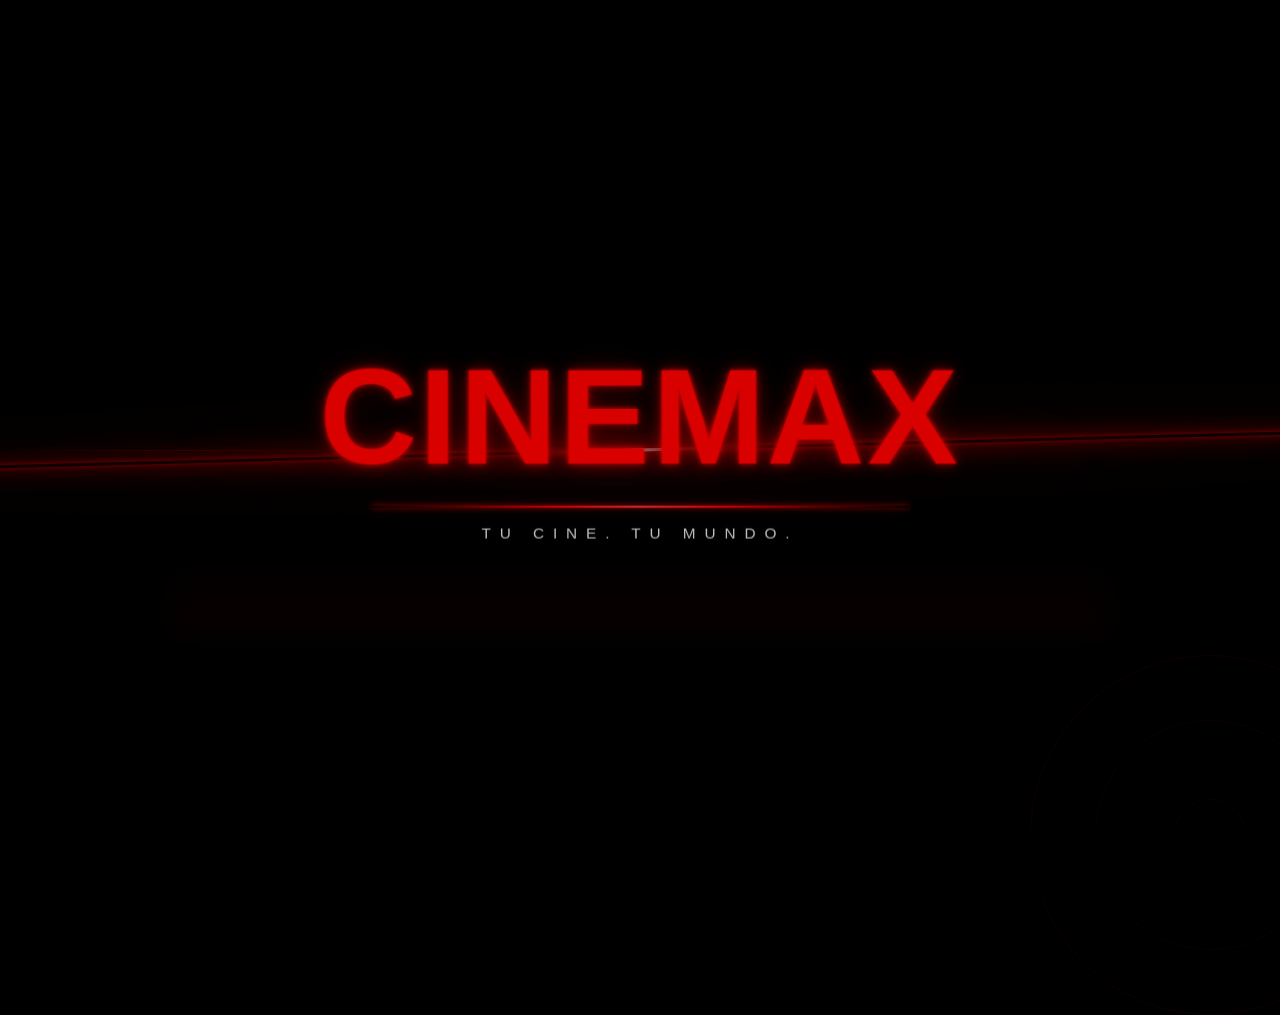
<file: index.html>
<!DOCTYPE html>
<html lang="es">

<head>

    <meta charset="UTF-8">

    <meta
        name="viewport"
        content="width=device-width, initial-scale=1.0"
    >

    <meta
        name="theme-color"
        content="#000000"
    >

    <title>CINEMAX</title>

    <link
        rel="stylesheet"
        href="intro.css"
    >

</head>

<body>

<main class="intro">


    <!-- =================================================
         FONDO
    ================================================== -->

    <div class="background-glow"></div>

    <div class="light-beam beam-one"></div>

    <div class="light-beam beam-two"></div>

    <div class="light-beam beam-three"></div>


    <!-- =================================================
         ATMÓSFERA CENTRAL
    ================================================== -->

    <div class="red-haze"></div>

    <div class="center-light"></div>


    <!-- =================================================
         PARTÍCULAS
    ================================================== -->

    <div class="particles">

        <span></span>
        <span></span>
        <span></span>
        <span></span>
        <span></span>
        <span></span>
        <span></span>
        <span></span>
        <span></span>
        <span></span>
        <span></span>
        <span></span>
        <span></span>
        <span></span>
        <span></span>

    </div>


    <!-- =================================================
         ROLLO DE PELÍCULA DECORATIVO
    ================================================== -->

    <div class="film-reel">

        <div class="reel-center"></div>

        <div class="reel-hole hole-one"></div>
        <div class="reel-hole hole-two"></div>
        <div class="reel-hole hole-three"></div>
        <div class="reel-hole hole-four"></div>
        <div class="reel-hole hole-five"></div>
        <div class="reel-hole hole-six"></div>

    </div>


    <!-- =================================================
         LÍNEAS CINEMATOGRÁFICAS
    ================================================== -->

    <div class="cinema-lines">

        <span></span>
        <span></span>
        <span></span>

    </div>


    <!-- =================================================
         LUCES LATERALES
    ================================================== -->

    <div class="side-light side-light-left"></div>

    <div class="side-light side-light-right"></div>


    <!-- =================================================
         LOGO
    ================================================== -->

    <section class="logo-container">


        <!-- AURA -->

        <div class="logo-aura"></div>


        <!-- LOGO PRINCIPAL -->

        <div class="logo">

            <span class="logo-text">

                <span class="logo-letter">C</span>
                <span class="logo-letter">I</span>
                <span class="logo-letter">N</span>
                <span class="logo-letter">E</span>
                <span class="logo-letter">M</span>
                <span class="logo-letter">A</span>
                <span class="logo-letter">X</span>

            </span>


            <!-- REFLEJO -->

            <span class="logo-reflection"></span>


            <!-- BRILLO -->

            <span class="logo-shine"></span>

        </div>


        <!-- =================================================
             LÍNEA
        ================================================== -->

        <div class="logo-line">

            <span></span>

        </div>


        <!-- =================================================
             TAGLINE
        ================================================== -->

        <div class="tagline">

            <span>TU CINE.</span>

            <span>TU MUNDO.</span>

        </div>


    </section>


    <!-- =================================================
         BARRAS CINEMATOGRÁFICAS
    ================================================== -->

    <div class="cinematic-bars top-bar"></div>

    <div class="cinematic-bars bottom-bar"></div>


    <!-- =================================================
         FLASH
    ================================================== -->

    <div class="screen-flash"></div>


</main>


<script>


    /* =================================================
       INTRO CINEMAX
    ================================================= */


    window.addEventListener(
        "load",
        () => {


            const intro =
                document.querySelector(".intro");


            /*
             * Activar la animación
             */

            setTimeout(
                () => {

                    intro.classList.add(
                        "started"
                    );

                },
                100
            );


            /*
             * Comenzar salida
             */

            setTimeout(
                () => {

                    intro.classList.add(
                        "exit"
                    );

                },
                4000
            );


            /*
             * Entrar al LOGIN
             */

            setTimeout(
                () => {

                    window.location.href =
                        "login.html";

                },
                4900
            );


        }
    );


</script>

</body>

</html>
</file>
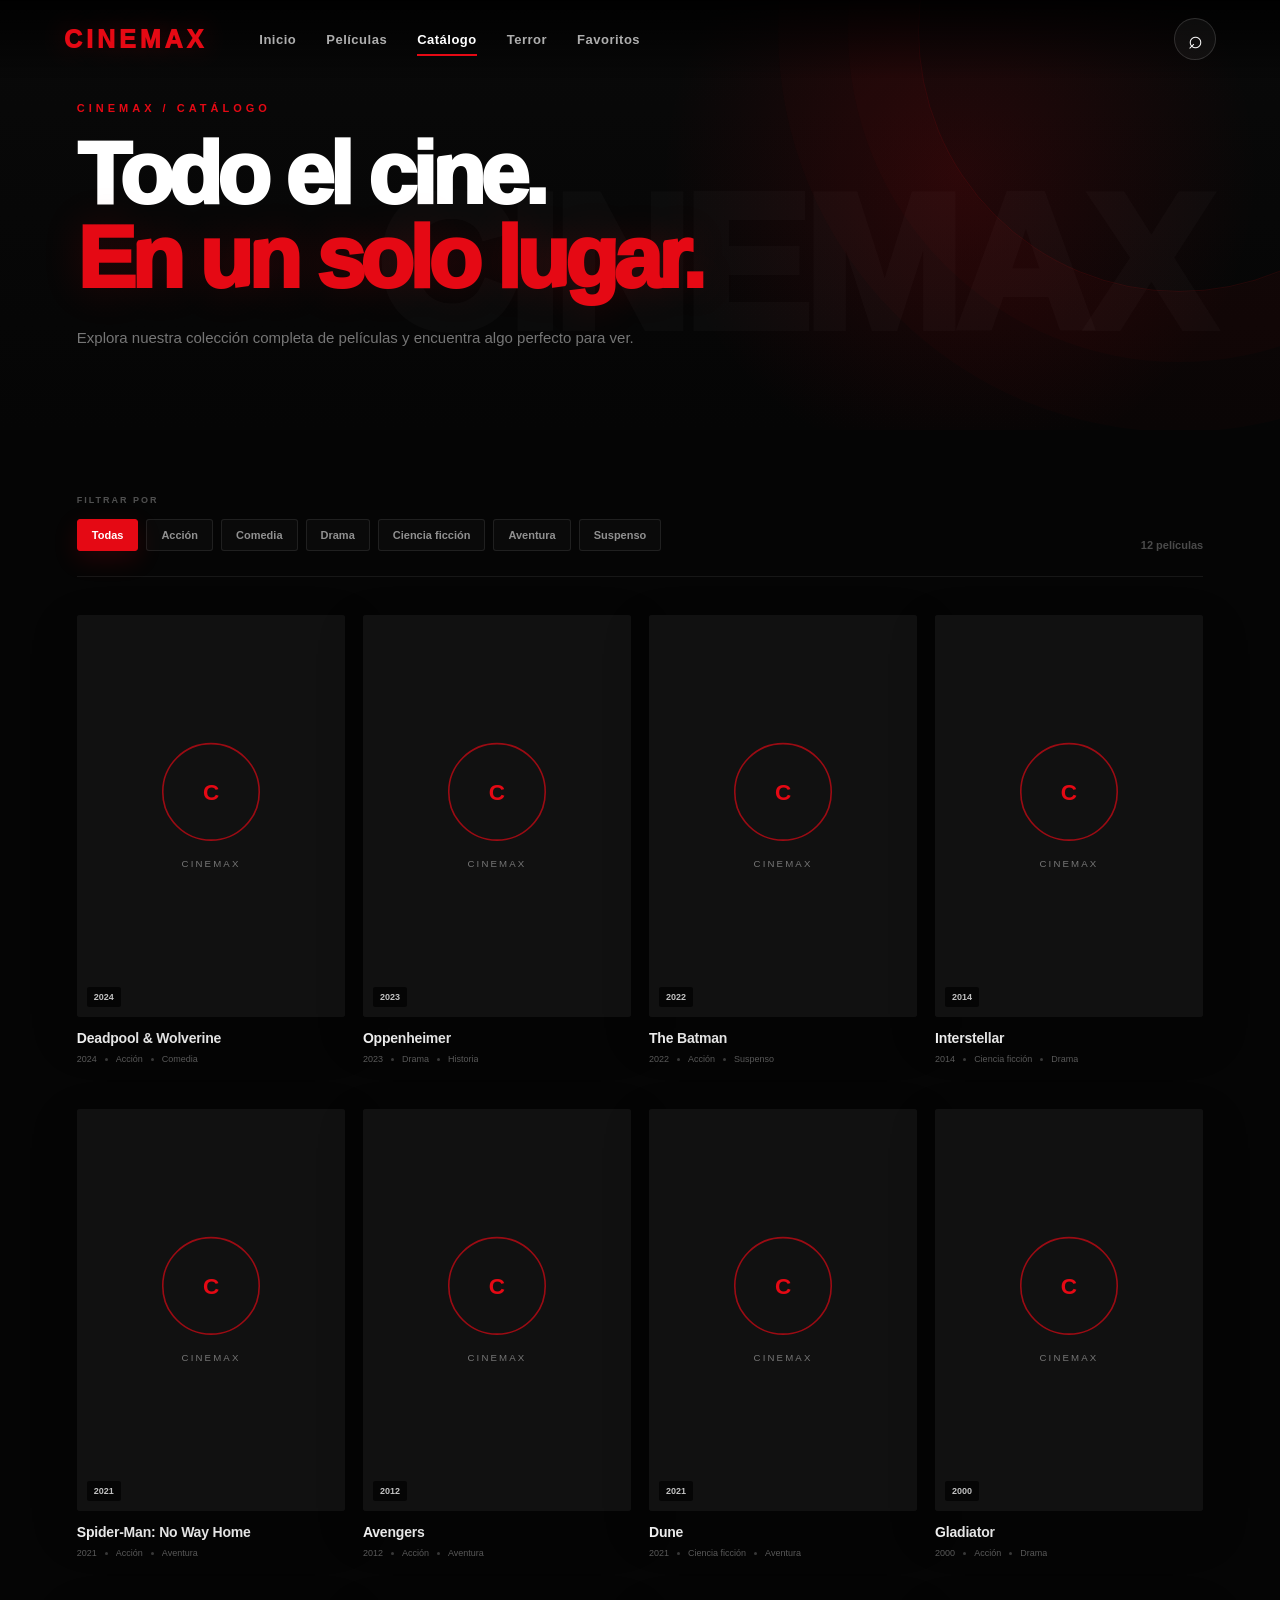
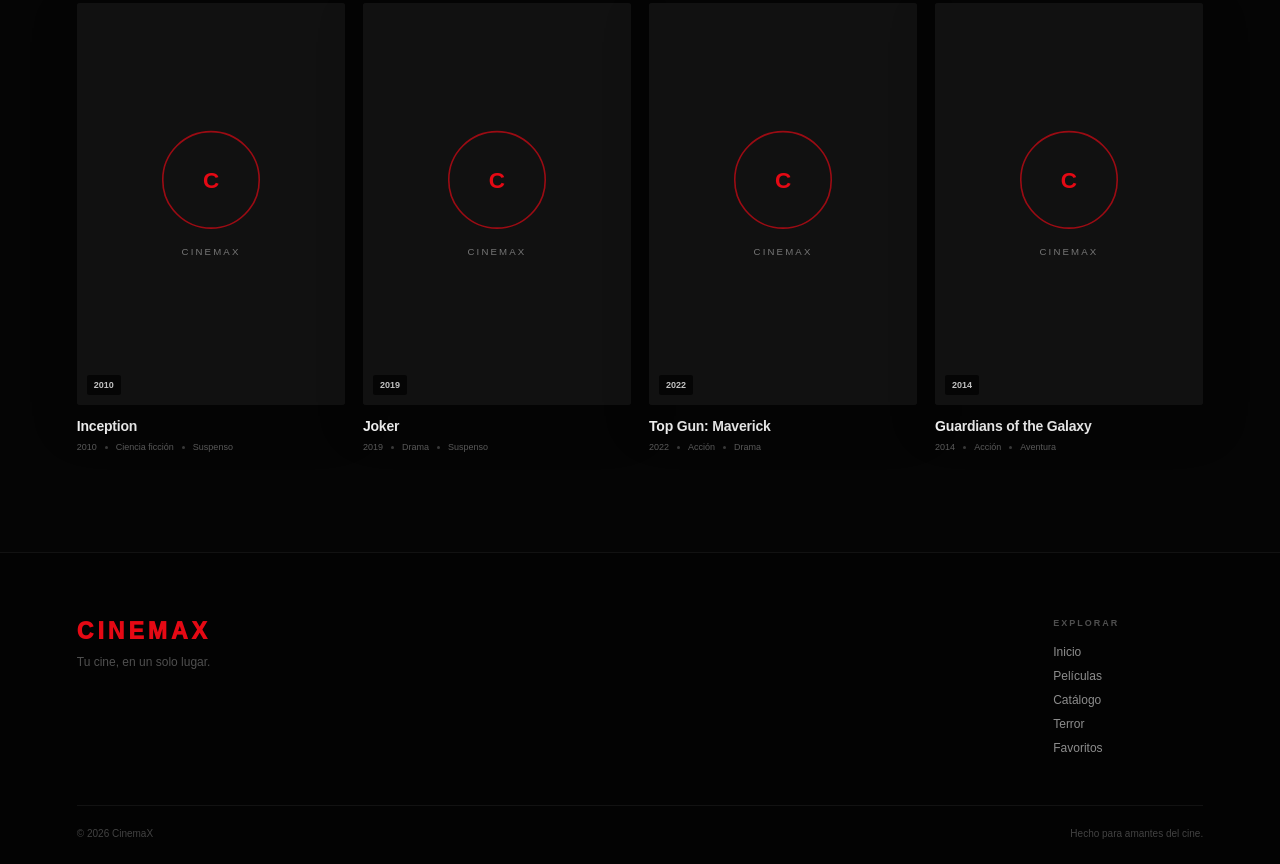
<file: catalogo/index.html>
<!DOCTYPE html>
<html lang="es">

<head>

    <meta charset="UTF-8">

    <meta
        name="viewport"
        content="width=device-width, initial-scale=1.0"
    >

    <meta
        name="theme-color"
        content="#050505"
    >

    <meta
        name="description"
        content="Catálogo completo de películas de CinemaX."
    >

    <title>Catálogo — CinemaX</title>

    <link
        rel="stylesheet"
        href="style.css"
    >

</head>


<body>


    <!-- =====================================================
         NAVBAR
    ====================================================== -->

    <header class="navbar" id="navbar">

        <div class="navbar-left">

            <a
                href="../index.html"
                class="logo"
            >
                CINEMAX
            </a>


            <nav class="nav-links">

                <a href="../index.html">
                    Inicio
                </a>

                <a href="../peliculas/index.html">
                    Películas
                </a>

                <a
                    href="index.html"
                    class="active"
                >
                    Catálogo
                </a>

                <a href="../terror.html">
                    Terror
                </a>

                <a href="../favoritos/index.html">
                    Favoritos
                </a>

            </nav>

        </div>


        <div class="navbar-right">

            <button
                class="search-button"
                id="searchButton"
                type="button"
                aria-label="Buscar"
            >
                ⌕
            </button>

        </div>

    </header>



    <!-- =====================================================
         MAIN
    ====================================================== -->

    <main>


        <!-- =================================================
             HEADER DEL CATÁLOGO
        ================================================== -->

        <section class="catalog-header">

            <div class="catalog-header-content">

                <span class="section-label">
                    CINEMAX / CATÁLOGO
                </span>


                <h1>
                    Todo el cine.
                    <span>En un solo lugar.</span>
                </h1>


                <p>
                    Explora nuestra colección completa de películas
                    y encuentra algo perfecto para ver.
                </p>

            </div>

        </section>



        <!-- =================================================
             CATÁLOGO
        ================================================== -->

        <section class="catalog-section">


            <!-- FILTROS -->

            <div class="catalog-top">

                <div class="filter-wrapper">

                    <span class="filter-label">
                        FILTRAR POR
                    </span>


                    <div class="filters">

                        <button
                            class="filter-button active"
                            data-filter="all"
                            type="button"
                        >
                            Todas
                        </button>

                        <button
                            class="filter-button"
                            data-filter="accion"
                            type="button"
                        >
                            Acción
                        </button>

                        <button
                            class="filter-button"
                            data-filter="comedia"
                            type="button"
                        >
                            Comedia
                        </button>

                        <button
                            class="filter-button"
                            data-filter="drama"
                            type="button"
                        >
                            Drama
                        </button>

                        <button
                            class="filter-button"
                            data-filter="ciencia"
                            type="button"
                        >
                            Ciencia ficción
                        </button>

                        <button
                            class="filter-button"
                            data-filter="aventura"
                            type="button"
                        >
                            Aventura
                        </button>

                        <button
                            class="filter-button"
                            data-filter="suspenso"
                            type="button"
                        >
                            Suspenso
                        </button>

                    </div>

                </div>


                <div class="catalog-count">

                    <span id="movieCount">
                        0 películas
                    </span>

                </div>

            </div>



            <!-- =================================================
                 GRID
            ================================================== -->

            <div
                class="catalog-grid"
                id="catalogGrid"
            >


                <!-- DEADPOOL -->

                <article
                    class="catalog-card"
                    data-title="Deadpool & Wolverine"
                    data-genre="accion comedia"
                >

                    <div class="catalog-poster">

                        <img
                            src="https://image.tmdb.org/t/p/w500/8cdWjvZQUExUUTzyp4t6EDMubfO.jpg"
                            alt="Deadpool & Wolverine"
                            loading="lazy"
                        >

                        <div class="poster-overlay">

                            <button
                                class="add-button"
                                type="button"
                                aria-label="Añadir Deadpool & Wolverine a favoritos"
                                aria-pressed="false"
                                data-movie="Deadpool & Wolverine"
                            >
                                +
                            </button>

                        </div>

                        <span class="movie-year">
                            2024
                        </span>

                    </div>


                    <div class="catalog-info">

                        <h2>
                            Deadpool & Wolverine
                        </h2>

                        <div class="movie-meta">

                            <span>2024</span>

                            <i></i>

                            <span>Acción</span>

                            <i></i>

                            <span>Comedia</span>

                        </div>

                    </div>

                </article>



                <!-- OPPENHEIMER -->

                <article
                    class="catalog-card"
                    data-title="Oppenheimer"
                    data-genre="drama"
                >

                    <div class="catalog-poster">

                        <img
                            src="https://image.tmdb.org/t/p/w500/8Gxv8gSFCU0XGDykEGv7zR1n2ua.jpg"
                            alt="Oppenheimer"
                            loading="lazy"
                        >

                        <div class="poster-overlay">

                            <button
                                class="add-button"
                                type="button"
                                aria-label="Añadir Oppenheimer a favoritos"
                                aria-pressed="false"
                                data-movie="Oppenheimer"
                            >
                                +
                            </button>

                        </div>

                        <span class="movie-year">
                            2023
                        </span>

                    </div>


                    <div class="catalog-info">

                        <h2>
                            Oppenheimer
                        </h2>

                        <div class="movie-meta">

                            <span>2023</span>

                            <i></i>

                            <span>Drama</span>

                            <i></i>

                            <span>Historia</span>

                        </div>

                    </div>

                </article>



                <!-- THE BATMAN -->

                <article
                    class="catalog-card"
                    data-title="The Batman"
                    data-genre="accion suspenso"
                >

                    <div class="catalog-poster">

                        <img
                            src="https://image.tmdb.org/t/p/w500/74xTEgt7R36Fpooo50r9T25onhq.jpg"
                            alt="The Batman"
                            loading="lazy"
                        >

                        <div class="poster-overlay">

                            <button
                                class="add-button"
                                type="button"
                                aria-label="Añadir The Batman a favoritos"
                                aria-pressed="false"
                                data-movie="The Batman"
                            >
                                +
                            </button>

                        </div>

                        <span class="movie-year">
                            2022
                        </span>

                    </div>


                    <div class="catalog-info">

                        <h2>
                            The Batman
                        </h2>

                        <div class="movie-meta">

                            <span>2022</span>

                            <i></i>

                            <span>Acción</span>

                            <i></i>

                            <span>Suspenso</span>

                        </div>

                    </div>

                </article>



                <!-- INTERSTELLAR -->

                <article
                    class="catalog-card"
                    data-title="Interstellar"
                    data-genre="ciencia drama"
                >

                    <div class="catalog-poster">

                        <img
                            src="https://image.tmdb.org/t/p/w500/gEU2QniE6E77NI6lCU6MxlNBvIx.jpg"
                            alt="Interstellar"
                            loading="lazy"
                        >

                        <div class="poster-overlay">

                            <button
                                class="add-button"
                                type="button"
                                aria-label="Añadir Interstellar a favoritos"
                                aria-pressed="false"
                                data-movie="Interstellar"
                            >
                                +
                            </button>

                        </div>

                        <span class="movie-year">
                            2014
                        </span>

                    </div>


                    <div class="catalog-info">

                        <h2>
                            Interstellar
                        </h2>

                        <div class="movie-meta">

                            <span>2014</span>

                            <i></i>

                            <span>Ciencia ficción</span>

                            <i></i>

                            <span>Drama</span>

                        </div>

                    </div>

                </article>



                <!-- SPIDER-MAN -->

                <article
                    class="catalog-card"
                    data-title="Spider-Man No Way Home"
                    data-genre="accion aventura"
                >

                    <div class="catalog-poster">

                        <img
                            src="https://image.tmdb.org/t/p/w500/1g0dhYtq4irTY1GPXvft6k4YLjm.jpg"
                            alt="Spider-Man No Way Home"
                            loading="lazy"
                        >

                        <div class="poster-overlay">

                            <button
                                class="add-button"
                                type="button"
                                aria-label="Añadir Spider-Man No Way Home a favoritos"
                                aria-pressed="false"
                                data-movie="Spider-Man No Way Home"
                            >
                                +
                            </button>

                        </div>

                        <span class="movie-year">
                            2021
                        </span>

                    </div>


                    <div class="catalog-info">

                        <h2>
                            Spider-Man: No Way Home
                        </h2>

                        <div class="movie-meta">

                            <span>2021</span>

                            <i></i>

                            <span>Acción</span>

                            <i></i>

                            <span>Aventura</span>

                        </div>

                    </div>

                </article>



                <!-- AVENGERS -->

                <article
                    class="catalog-card"
                    data-title="Avengers"
                    data-genre="accion aventura"
                >

                    <div class="catalog-poster">

                        <img
                            src="https://image.tmdb.org/t/p/w500/4ssDuvEDkSArWEdyBl2X5EHvYKU.jpg"
                            alt="Avengers"
                            loading="lazy"
                        >

                        <div class="poster-overlay">

                            <button
                                class="add-button"
                                type="button"
                                aria-label="Añadir Avengers a favoritos"
                                aria-pressed="false"
                                data-movie="Avengers"
                            >
                                +
                            </button>

                        </div>

                        <span class="movie-year">
                            2012
                        </span>

                    </div>


                    <div class="catalog-info">

                        <h2>
                            Avengers
                        </h2>

                        <div class="movie-meta">

                            <span>2012</span>

                            <i></i>

                            <span>Acción</span>

                            <i></i>

                            <span>Aventura</span>

                        </div>

                    </div>

                </article>



                <!-- DUNE -->

                <article
                    class="catalog-card"
                    data-title="Dune"
                    data-genre="ciencia aventura"
                >

                    <div class="catalog-poster">

                        <img
                            src="https://image.tmdb.org/t/p/w500/1pdfLvkbY9ohJlCjQH2CZjjYVvJ.jpg"
                            alt="Dune"
                            loading="lazy"
                        >

                        <div class="poster-overlay">

                            <button
                                class="add-button"
                                type="button"
                                aria-label="Añadir Dune a favoritos"
                                aria-pressed="false"
                                data-movie="Dune"
                            >
                                +
                            </button>

                        </div>

                        <span class="movie-year">
                            2021
                        </span>

                    </div>


                    <div class="catalog-info">

                        <h2>
                            Dune
                        </h2>

                        <div class="movie-meta">

                            <span>2021</span>

                            <i></i>

                            <span>Ciencia ficción</span>

                            <i></i>

                            <span>Aventura</span>

                        </div>

                    </div>

                </article>



                <!-- GLADIATOR -->

                <article
                    class="catalog-card"
                    data-title="Gladiator"
                    data-genre="accion drama"
                >

                    <div class="catalog-poster">

                        <img
                            src="https://image.tmdb.org/t/p/w500/ty8TGRuvJLPUmAR1H1nRIsgwvim.jpg"
                            alt="Gladiator"
                            loading="lazy"
                        >

                        <div class="poster-overlay">

                            <button
                                class="add-button"
                                type="button"
                                aria-label="Añadir Gladiator a favoritos"
                                aria-pressed="false"
                                data-movie="Gladiator"
                            >
                                +
                            </button>

                        </div>

                        <span class="movie-year">
                            2000
                        </span>

                    </div>


                    <div class="catalog-info">

                        <h2>
                            Gladiator
                        </h2>

                        <div class="movie-meta">

                            <span>2000</span>

                            <i></i>

                            <span>Acción</span>

                            <i></i>

                            <span>Drama</span>

                        </div>

                    </div>

                </article>



                <!-- INCEPTION -->

                <article
                    class="catalog-card"
                    data-title="Inception"
                    data-genre="ciencia suspenso"
                >

                    <div class="catalog-poster">

                        <img
                            src="https://image.tmdb.org/t/p/w500/oYuLEt3zVCKq57qu2F8dT7NIa6f.jpg"
                            alt="Inception"
                            loading="lazy"
                        >

                        <div class="poster-overlay">

                            <button
                                class="add-button"
                                type="button"
                                aria-label="Añadir Inception a favoritos"
                                aria-pressed="false"
                                data-movie="Inception"
                            >
                                +
                            </button>

                        </div>

                        <span class="movie-year">
                            2010
                        </span>

                    </div>


                    <div class="catalog-info">

                        <h2>
                            Inception
                        </h2>

                        <div class="movie-meta">

                            <span>2010</span>

                            <i></i>

                            <span>Ciencia ficción</span>

                            <i></i>

                            <span>Suspenso</span>

                        </div>

                    </div>

                </article>



                <!-- JOKER -->

                <article
                    class="catalog-card"
                    data-title="Joker"
                    data-genre="drama suspenso"
                >

                    <div class="catalog-poster">

                        <img
                            src="https://image.tmdb.org/t/p/w500/udDclJoHjfjb8Ekgsd4FDteOkCU.jpg"
                            alt="Joker"
                            loading="lazy"
                        >

                        <div class="poster-overlay">

                            <button
                                class="add-button"
                                type="button"
                                aria-label="Añadir Joker a favoritos"
                                aria-pressed="false"
                                data-movie="Joker"
                            >
                                +
                            </button>

                        </div>

                        <span class="movie-year">
                            2019
                        </span>

                    </div>


                    <div class="catalog-info">

                        <h2>
                            Joker
                        </h2>

                        <div class="movie-meta">

                            <span>2019</span>

                            <i></i>

                            <span>Drama</span>

                            <i></i>

                            <span>Suspenso</span>

                        </div>

                    </div>

                </article>



                <!-- TOP GUN -->

                <article
                    class="catalog-card"
                    data-title="Top Gun Maverick"
                    data-genre="accion drama"
                >

                    <div class="catalog-poster">

                        <img
                            src="https://image.tmdb.org/t/p/w500/62HCnUTziyWcpDaBO2i1i1VjaJY.jpg"
                            alt="Top Gun Maverick"
                            loading="lazy"
                        >

                        <div class="poster-overlay">

                            <button
                                class="add-button"
                                type="button"
                                aria-label="Añadir Top Gun Maverick a favoritos"
                                aria-pressed="false"
                                data-movie="Top Gun Maverick"
                            >
                                +
                            </button>

                        </div>

                        <span class="movie-year">
                            2022
                        </span>

                    </div>


                    <div class="catalog-info">

                        <h2>
                            Top Gun: Maverick
                        </h2>

                        <div class="movie-meta">

                            <span>2022</span>

                            <i></i>

                            <span>Acción</span>

                            <i></i>

                            <span>Drama</span>

                        </div>

                    </div>

                </article>



                <!-- GUARDIANS -->

                <article
                    class="catalog-card"
                    data-title="Guardians of the Galaxy"
                    data-genre="accion comedia aventura"
                >

                    <div class="catalog-poster">

                        <img
                            src="https://image.tmdb.org/t/p/w500/r2J02Z2OpNTctfOSN1Ydgii51I3.jpg"
                            alt="Guardians of the Galaxy"
                            loading="lazy"
                        >

                        <div class="poster-overlay">

                            <button
                                class="add-button"
                                type="button"
                                aria-label="Añadir Guardians of the Galaxy a favoritos"
                                aria-pressed="false"
                                data-movie="Guardians of the Galaxy"
                            >
                                +
                            </button>

                        </div>

                        <span class="movie-year">
                            2014
                        </span>

                    </div>


                    <div class="catalog-info">

                        <h2>
                            Guardians of the Galaxy
                        </h2>

                        <div class="movie-meta">

                            <span>2014</span>

                            <i></i>

                            <span>Acción</span>

                            <i></i>

                            <span>Aventura</span>

                        </div>

                    </div>

                </article>

            </div>



            <!-- =================================================
                 SIN RESULTADOS
            ================================================== -->

            <div
                class="no-results"
                id="noResults"
            >

                <div class="no-results-icon">
                    ⌕
                </div>

                <h2>
                    No encontramos películas
                </h2>

                <p>
                    Prueba con otro género o vuelve a mostrar
                    todo el catálogo.
                </p>

            </div>

        </section>

    </main>



    <!-- =====================================================
         SEARCH OVERLAY
    ====================================================== -->

    <div
        class="search-overlay"
        id="searchOverlay"
        aria-hidden="true"
    >

        <div class="search-backdrop"></div>


        <div class="search-content">

            <button
                class="close-search"
                id="closeSearch"
                type="button"
                aria-label="Cerrar búsqueda"
            >
                ×
            </button>


            <span class="section-label">
                CINEMAX SEARCH
            </span>


            <h2>
                Buscar película
            </h2>


            <p>
                Encuentra rápidamente una película del catálogo.
            </p>


            <form id="searchForm">

                <span>
                    ⌕
                </span>


                <input
                    type="text"
                    id="searchInput"
                    placeholder="Escribe el nombre..."
                    autocomplete="off"
                >


                <button type="submit">
                    →
                </button>

            </form>

        </div>

    </div>



    <!-- =====================================================
         FOOTER
    ====================================================== -->

    <footer class="footer">

        <div class="footer-top">

            <div>

                <div class="footer-logo">
                    CINEMAX
                </div>

                <p>
                    Tu cine, en un solo lugar.
                </p>

            </div>


            <div class="footer-links">

                <span>
                    EXPLORAR
                </span>

                <a href="../index.html">
                    Inicio
                </a>

                <a href="../peliculas/index.html">
                    Películas
                </a>

                <a href="index.html">
                    Catálogo
                </a>

                <a href="../terror.html">
                    Terror
                </a>

                <a href="../favoritos/index.html">
                    Favoritos
                </a>

            </div>

        </div>


        <div class="footer-bottom">

            <span>
                © 2026 CinemaX
            </span>

            <span>
                Hecho para amantes del cine.
            </span>

        </div>

    </footer>



    <!-- =====================================================
         JAVASCRIPT
    ====================================================== -->

    <script>

        document.addEventListener(
            "DOMContentLoaded",
            () => {


                /* =================================================
                   NAVBAR
                ================================================= */

                const navbar =
                    document.getElementById("navbar");


                const updateNavbar = () => {

                    navbar.classList.toggle(
                        "scrolled",
                        window.scrollY > 30
                    );

                };


                updateNavbar();


                window.addEventListener(
                    "scroll",
                    updateNavbar,
                    { passive: true }
                );



                /* =================================================
                   FAVORITOS COMPARTIDOS
                ================================================= */

                const FAVORITES_KEY =
                    "cinemaxFavorites";


                const getFavorites = () => {

                    try {

                        const saved =
                            localStorage.getItem(
                                FAVORITES_KEY
                            );


                        if (!saved) {
                            return [];
                        }


                        const parsed =
                            JSON.parse(saved);


                        return Array.isArray(parsed)
                            ? parsed
                            : [];

                    } catch (error) {

                        console.warn(
                            "CinemaX: error leyendo favoritos.",
                            error
                        );

                        return [];

                    }

                };


                const saveFavorites = favorites => {

                    try {

                        localStorage.setItem(
                            FAVORITES_KEY,
                            JSON.stringify(favorites)
                        );


                        window.dispatchEvent(
                            new CustomEvent(
                                "cinemaxFavoritesChanged",
                                {
                                    detail: {
                                        favorites
                                    }
                                }
                            )
                        );

                    } catch (error) {

                        console.warn(
                            "CinemaX: error guardando favoritos.",
                            error
                        );

                    }

                };


                const normalizeTitle = title => {

                    return String(title || "")
                        .trim()
                        .toLowerCase();

                };


                const isFavorite = title => {

                    const normalized =
                        normalizeTitle(title);


                    return getFavorites().some(
                        favorite =>
                            normalizeTitle(favorite) ===
                            normalized
                    );

                };


                const setFavoriteVisualState = (
                    button,
                    favorite
                ) => {

                    button.classList.toggle(
                        "added",
                        favorite
                    );


                    button.classList.toggle(
                        "favorite-active",
                        favorite
                    );


                    button.textContent =
                        favorite
                            ? "✓"
                            : "+";


                    button.setAttribute(
                        "aria-pressed",
                        favorite
                            ? "true"
                            : "false"
                    );


                    const movie =
                        button.dataset.movie ||
                        "película";


                    button.setAttribute(
                        "aria-label",
                        favorite
                            ? `Quitar ${movie} de favoritos`
                            : `Añadir ${movie} a favoritos`
                    );

                };


                const refreshFavoriteButtons = () => {

                    document
                        .querySelectorAll(".add-button")
                        .forEach(button => {

                            setFavoriteVisualState(
                                button,
                                isFavorite(
                                    button.dataset.movie
                                )
                            );

                        });

                };


                refreshFavoriteButtons();



                /* =================================================
                   FALLBACK DE IMÁGENES
                ================================================= */

                const fallbackPoster =
                    "data:image/svg+xml;charset=UTF-8," +
                    encodeURIComponent(`
                        <svg
                            xmlns="http://www.w3.org/2000/svg"
                            width="500"
                            height="750"
                        >

                            <rect
                                width="500"
                                height="750"
                                fill="#111"
                            />

                            <circle
                                cx="250"
                                cy="330"
                                r="90"
                                fill="none"
                                stroke="#e50914"
                                stroke-width="3"
                                opacity=".65"
                            />

                            <text
                                x="250"
                                y="345"
                                text-anchor="middle"
                                fill="#e50914"
                                font-family="Arial"
                                font-size="42"
                                font-weight="900"
                            >
                                C
                            </text>

                            <text
                                x="250"
                                y="470"
                                text-anchor="middle"
                                fill="#777"
                                font-family="Arial"
                                font-size="18"
                                letter-spacing="4"
                            >
                                CINEMAX
                            </text>

                        </svg>
                    `);


                document
                    .querySelectorAll(
                        ".catalog-poster img"
                    )
                    .forEach(img => {

                        img.addEventListener(
                            "error",
                            () => {

                                if (
                                    img.dataset.fallbackApplied
                                ) {
                                    return;
                                }

                                img.dataset.fallbackApplied =
                                    "true";

                                img.src =
                                    fallbackPoster;

                            },
                            { once: true }
                        );

                    });



                /* =================================================
                   ELEMENTOS DEL CATÁLOGO
                ================================================= */

                const filterButtons =
                    document.querySelectorAll(
                        ".filter-button"
                    );


                const movieCards =
                    document.querySelectorAll(
                        ".catalog-card"
                    );


                const movieCount =
                    document.getElementById(
                        "movieCount"
                    );


                const noResults =
                    document.getElementById(
                        "noResults"
                    );



                /* =================================================
                   CONTADOR
                ================================================= */

                const updateMovieCount = count => {

                    movieCount.textContent =
                        `${count} película${count !== 1 ? "s" : ""}`;

                };



                /* =================================================
                   FILTROS
                ================================================= */

                const applyFilter = filter => {

                    let visibleCount = 0;


                    movieCards.forEach(card => {

                        const genres =
                            (
                                card.dataset.genre ||
                                ""
                            ).toLowerCase();


                        const visible =
                            filter === "all" ||
                            genres.includes(filter);


                        card.classList.toggle(
                            "hidden",
                            !visible
                        );


                        if (visible) {
                            visibleCount++;
                        }

                    });


                    updateMovieCount(
                        visibleCount
                    );


                    noResults.classList.toggle(
                        "visible",
                        visibleCount === 0
                    );

                };


                filterButtons.forEach(button => {

                    button.addEventListener(
                        "click",
                        () => {

                            filterButtons.forEach(
                                item => {

                                    item.classList.remove(
                                        "active"
                                    );

                                }
                            );


                            button.classList.add(
                                "active"
                            );


                            applyFilter(
                                button.dataset.filter
                            );

                        }
                    );

                });


                /*
                 * Estado inicial.
                 */

                applyFilter("all");



                /* =================================================
                   FAVORITOS
                ================================================= */

                document.addEventListener(
                    "click",
                    event => {

                        const addButton =
                            event.target.closest(
                                ".add-button"
                            );


                        if (!addButton) {
                            return;
                        }


                        event.preventDefault();
                        event.stopPropagation();


                        const title =
                            addButton.dataset.movie;


                        if (!title) {
                            return;
                        }


                        let favorites =
                            getFavorites();


                        const normalizedTitle =
                            normalizeTitle(title);


                        const existingIndex =
                            favorites.findIndex(
                                favorite =>
                                    normalizeTitle(
                                        favorite
                                    ) ===
                                    normalizedTitle
                            );


                        /*
                         * YA ES FAVORITO
                         * Lo quitamos.
                         */

                        if (existingIndex !== -1) {

                            favorites.splice(
                                existingIndex,
                                1
                            );


                            saveFavorites(
                                favorites
                            );


                            setFavoriteVisualState(
                                addButton,
                                false
                            );


                            addButton.classList.add(
                                "favorite-removing"
                            );


                            setTimeout(
                                () => {

                                    addButton.classList.remove(
                                        "favorite-removing"
                                    );

                                },
                                250
                            );


                            return;

                        }


                        /*
                         * NO ES FAVORITO
                         * Lo añadimos.
                         */

                        favorites.push(title);


                        saveFavorites(
                            favorites
                        );


                        setFavoriteVisualState(
                            addButton,
                            true
                        );


                        addButton.classList.remove(
                            "favorite-pop"
                        );


                        void addButton.offsetWidth;


                        addButton.classList.add(
                            "favorite-pop"
                        );


                        setTimeout(
                            () => {

                                addButton.classList.remove(
                                    "favorite-pop"
                                );

                            },
                            350
                        );

                    }
                );



                /* =================================================
                   SINCRONIZACIÓN ENTRE PÁGINAS / PESTAÑAS
                ================================================= */

                window.addEventListener(
                    "storage",
                    event => {

                        if (
                            event.key ===
                            FAVORITES_KEY
                        ) {

                            refreshFavoriteButtons();

                        }

                    }
                );


                window.addEventListener(
                    "cinemaxFavoritesChanged",
                    () => {

                        refreshFavoriteButtons();

                    }
                );



                /* =================================================
                   SEARCH
                ================================================= */

                const searchButton =
                    document.getElementById(
                        "searchButton"
                    );


                const searchOverlay =
                    document.getElementById(
                        "searchOverlay"
                    );


                const closeSearch =
                    document.getElementById(
                        "closeSearch"
                    );


                const searchBackdrop =
                    document.querySelector(
                        ".search-backdrop"
                    );


                const searchForm =
                    document.getElementById(
                        "searchForm"
                    );


                const searchInput =
                    document.getElementById(
                        "searchInput"
                    );


                const openSearch = () => {

                    searchOverlay.classList.add(
                        "active"
                    );


                    searchOverlay.setAttribute(
                        "aria-hidden",
                        "false"
                    );


                    document.body.classList.add(
                        "search-open"
                    );


                    setTimeout(
                        () => {
                            searchInput.focus();
                        },
                        200
                    );

                };


                const closeSearchOverlay = () => {

                    searchOverlay.classList.remove(
                        "active"
                    );


                    searchOverlay.setAttribute(
                        "aria-hidden",
                        "true"
                    );


                    document.body.classList.remove(
                        "search-open"
                    );

                };


                searchButton.addEventListener(
                    "click",
                    openSearch
                );


                closeSearch.addEventListener(
                    "click",
                    closeSearchOverlay
                );


                searchBackdrop.addEventListener(
                    "click",
                    closeSearchOverlay
                );


                document.addEventListener(
                    "keydown",
                    event => {

                        if (
                            event.key ===
                            "Escape"
                        ) {

                            closeSearchOverlay();

                        }

                    }
                );



                /* =================================================
                   BÚSQUEDA
                ================================================= */

                searchForm.addEventListener(
                    "submit",
                    event => {

                        event.preventDefault();


                        const rawQuery =
                            searchInput.value.trim();


                        const query =
                            rawQuery.toLowerCase();


                        /*
                         * Si está vacío,
                         * mostramos todo nuevamente.
                         */

                        if (!query) {

                            filterButtons.forEach(
                                button => {

                                    button.classList.remove(
                                        "active"
                                    );

                                }
                            );


                            document
                                .querySelector(
                                    '[data-filter="all"]'
                                )
                                .classList.add(
                                    "active"
                                );


                            applyFilter("all");

                            closeSearchOverlay();

                            return;

                        }


                        let found = 0;


                        movieCards.forEach(card => {

                            const title =
                                (
                                    card.dataset.title ||
                                    ""
                                ).toLowerCase();


                            const genres =
                                (
                                    card.dataset.genre ||
                                    ""
                                ).toLowerCase();


                            const visible =
                                title.includes(query) ||
                                genres.includes(query);


                            card.classList.toggle(
                                "hidden",
                                !visible
                            );


                            if (visible) {
                                found++;
                            }

                        });


                        filterButtons.forEach(
                            button =>
                                button.classList.remove(
                                    "active"
                                )
                        );


                        updateMovieCount(found);


                        noResults.classList.toggle(
                            "visible",
                            found === 0
                        );


                        closeSearchOverlay();


                        if (!found) {

                            alert(
                                `No encontramos "${rawQuery}" en el catálogo.`
                            );

                        }


                        searchInput.value = "";

                    }
                );

            }

        );

    </script>


</body>

</html>
</file>
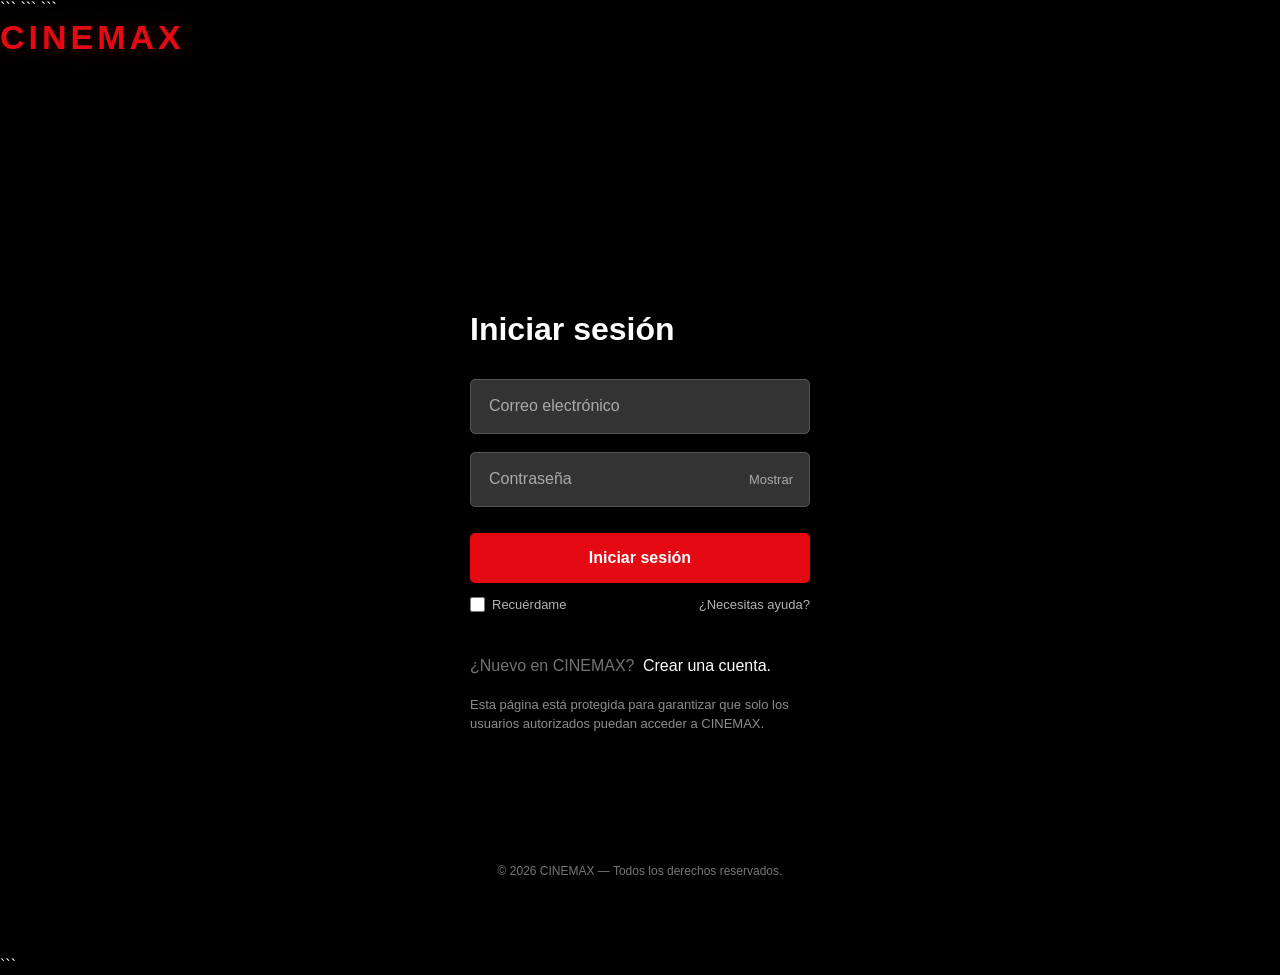
<file: Cinema-main/index.html>
<!DOCTYPE html>

<html lang="es">

<head>

```
<meta charset="UTF-8">

<meta
    name="viewport"
    content="width=device-width, initial-scale=1.0"
>

<meta
    name="theme-color"
    content="#050505"
>

<meta
    name="description"
    content="CinemaX - Películas, series, anime y terror en un solo lugar."
>

<title>CinemaX</title>

<link
    rel="stylesheet"
    href="styles.css"
>

<style>

    /* =====================================================
       FAVORITOS
    ====================================================== */

    .favorites-button {
        display: inline-flex;
        align-items: center;
        justify-content: center;
        gap: 8px;
        padding: 10px 16px;
        border: 1px solid rgba(255,255,255,.15);
        border-radius: 999px;
        background: rgba(255,255,255,.06);
        color: #fff;
        text-decoration: none;
        font-size: 14px;
        font-weight: 600;
        cursor: pointer;
        transition: .25s ease;
    }

    .favorites-button:hover {
        background: rgba(255,255,255,.12);
        border-color: rgba(255,255,255,.28);
        transform: translateY(-1px);
    }

    .favorites-icon {
        font-size: 18px;
        line-height: 1;
    }

    .favorites-count {
        min-width: 20px;
        height: 20px;
        padding: 0 6px;
        display: inline-flex;
        align-items: center;
        justify-content: center;
        border-radius: 999px;
        background: #e50914;
        color: #fff;
        font-size: 11px;
        font-weight: 700;
    }


    /* =====================================================
       BOTÓN FAVORITO EN TARJETAS
    ====================================================== */

    .movie-card {
        position: relative;
    }

    .favorite-card-button {
        position: absolute;
        top: 12px;
        right: 12px;
        z-index: 20;

        width: 38px;
        height: 38px;

        display: flex;
        align-items: center;
        justify-content: center;

        border: 1px solid rgba(255,255,255,.2);
        border-radius: 50%;

        background: rgba(0,0,0,.65);
        backdrop-filter: blur(8px);

        color: #fff;
        font-size: 21px;
        line-height: 1;

        cursor: pointer;

        transition:
            transform .2s ease,
            background .2s ease,
            color .2s ease,
            border-color .2s ease;
    }

    .favorite-card-button:hover {
        transform: scale(1.08);
        background: rgba(0,0,0,.85);
        border-color: rgba(255,255,255,.4);
    }

    .favorite-card-button.active {
        color: #ff3040;
        background: rgba(0,0,0,.82);
        border-color: rgba(255,48,64,.45);
    }


    /* =====================================================
       FAVORITOS OVERLAY
    ====================================================== */

    .favorites-overlay {
        position: fixed;
        inset: 0;
        z-index: 9999;

        display: flex;
        align-items: center;
        justify-content: center;

        padding: 30px;

        background: rgba(0,0,0,.82);
        backdrop-filter: blur(12px);

        opacity: 0;
        visibility: hidden;

        transition:
            opacity .3s ease,
            visibility .3s ease;
    }

    .favorites-overlay.active {
        opacity: 1;
        visibility: visible;
    }


    /* =====================================================
       PANEL FAVORITOS
    ====================================================== */

    .favorites-panel {
        width: min(1100px, 100%);
        max-height: 88vh;

        overflow-y: auto;

        padding: 30px;

        border: 1px solid rgba(255,255,255,.12);
        border-radius: 22px;

        background:
            linear-gradient(
                145deg,
                rgba(25,25,25,.98),
                rgba(8,8,8,.98)
            );

        box-shadow:
            0 30px 80px rgba(0,0,0,.65);

        transform: translateY(20px) scale(.98);

        transition:
            transform .3s ease;
    }

    .favorites-overlay.active .favorites-panel {
        transform: translateY(0) scale(1);
    }


    /* =====================================================
       CABECERA FAVORITOS
    ====================================================== */

    .favorites-panel-header {
        display: flex;
        align-items: center;
        justify-content: space-between;
        gap: 20px;

        margin-bottom: 25px;
    }

    .favorites-panel-header h2 {
        margin: 0;
        color: #fff;
        font-size: clamp(24px, 4vw, 36px);
    }

    .favorites-panel-header p {
        margin: 7px 0 0;
        color: rgba(255,255,255,.55);
        font-size: 14px;
    }

    .close-favorites {
        width: 42px;
        height: 42px;

        display: flex;
        align-items: center;
        justify-content: center;

        border: 1px solid rgba(255,255,255,.15);
        border-radius: 50%;

        background: rgba(255,255,255,.06);
        color: #fff;

        font-size: 25px;
        cursor: pointer;

        transition: .2s ease;
    }

    .close-favorites:hover {
        background: rgba(255,255,255,.13);
        transform: rotate(90deg);
    }


    /* =====================================================
       GRID FAVORITOS
    ====================================================== */

    .favorites-grid {
        display: grid;

        grid-template-columns:
            repeat(
                auto-fill,
                minmax(170px, 1fr)
            );

        gap: 20px;
    }

    .favorite-item {
        position: relative;
        overflow: hidden;

        border-radius: 14px;

        background: #111;

        transition:
            transform .25s ease,
            box-shadow .25s ease;
    }

    .favorite-item:hover {
        transform: translateY(-5px);

        box-shadow:
            0 15px 35px rgba(0,0,0,.45);
    }

    .favorite-item a {
        display: block;
        color: inherit;
        text-decoration: none;
    }

    .favorite-item img {
        display: block;

        width: 100%;
        aspect-ratio: 2 / 3;

        object-fit: cover;
    }

    .favorite-item-info {
        padding: 13px;
    }

    .favorite-item-info span {
        display: block;

        margin-bottom: 5px;

        color: rgba(255,255,255,.5);

        font-size: 11px;
        text-transform: uppercase;
        letter-spacing: .08em;
    }

    .favorite-item-info h3 {
        margin: 0;

        color: #fff;

        font-size: 15px;
    }


    .favorite-remove {
        position: absolute;

        top: 10px;
        right: 10px;

        width: 34px;
        height: 34px;

        display: flex;
        align-items: center;
        justify-content: center;

        border: 1px solid rgba(255,255,255,.2);
        border-radius: 50%;

        background: rgba(0,0,0,.75);
        color: #fff;

        font-size: 18px;

        cursor: pointer;

        z-index: 5;

        transition: .2s ease;
    }

    .favorite-remove:hover {
        background: #e50914;
        border-color: #e50914;
    }


    /* =====================================================
       FAVORITOS VACÍOS
    ====================================================== */

    .favorites-empty {
        min-height: 280px;

        display: flex;
        flex-direction: column;
        align-items: center;
        justify-content: center;

        text-align: center;

        padding: 30px;

        grid-column: 1 / -1;
    }

    .favorites-empty-icon {
        margin-bottom: 15px;

        color: rgba(255,255,255,.25);

        font-size: 55px;
    }

    .favorites-empty h3 {
        margin: 0 0 8px;

        color: #fff;

        font-size: 22px;
    }

    .favorites-empty p {
        max-width: 430px;

        margin: 0;

        color: rgba(255,255,255,.5);

        line-height: 1.6;
    }


    /* =====================================================
       ERROR CATÁLOGO
    ====================================================== */

    .catalog-error {
        width: 100%;
        padding: 70px 20px;

        text-align: center;
        color: rgba(255,255,255,.6);
    }

    .catalog-error h3 {
        margin: 0 0 10px;
        color: #fff;
        font-size: 22px;
    }

    .catalog-error p {
        margin: 0;
        line-height: 1.6;
    }


    /* =====================================================
       SCROLL
    ====================================================== */

    .favorites-panel::-webkit-scrollbar {
        width: 8px;
    }

    .favorites-panel::-webkit-scrollbar-track {
        background: transparent;
    }

    .favorites-panel::-webkit-scrollbar-thumb {
        background: rgba(255,255,255,.2);
        border-radius: 20px;
    }


    /* =====================================================
       RESPONSIVE
    ====================================================== */

    @media (max-width: 700px) {

        .favorites-overlay {
            padding: 15px;
        }

        .favorites-panel {
            padding: 20px;
            max-height: 92vh;
        }

        .favorites-grid {
            grid-template-columns:
                repeat(
                    2,
                    minmax(0, 1fr)
                );

            gap: 13px;
        }

        .favorites-button {
            padding: 9px 12px;
        }

        .favorites-button .favorites-text {
            display: none;
        }

    }

</style>
```

</head>

<body>

```
<!-- =====================================================
     NAVBAR
====================================================== -->

<header class="navbar">

    <div class="logo">
        CINEMAX
    </div>

    <nav class="nav-links">

        <a href="#inicio">
            Inicio
        </a>

        <a href="#peliculas">
            Catálogo
        </a>

    </nav>

    <div class="nav-right">

        <button
            class="favorites-button"
            id="favoritesButton"
            type="button"
            aria-label="Abrir favoritos"
            title="Mis favoritos"
        >

            <span class="favorites-icon">
                ♡
            </span>

            <span class="favorites-text">
                Favoritos
            </span>

            <span
                class="favorites-count"
                id="favoritesCount"
            >
                0
            </span>

        </button>


        <a
            href="../explorador/index.html"
            class="search-button"
            aria-label="Abrir buscador"
            title="Buscar en CinemaX"
        >
            🔍
        </a>

    </div>

</header>



<!-- =====================================================
     HERO
====================================================== -->

<section
    id="inicio"
    class="hero"
>

    <div class="hero-slides">

        <div
            class="hero-slide active"
            style="background-image: url('https://image.tmdb.org/t/p/original/gEU2QniE6E77NI6lCU6MxlNBvIx.jpg');"
        >
            <div class="hero-slide-overlay"></div>
        </div>

        <div
            class="hero-slide"
            style="background-image: url('https://image.tmdb.org/t/p/original/74xTEgt7R36Fpooo50r9T25onhq.jpg');"
        >
            <div class="hero-slide-overlay"></div>
        </div>

        <div
            class="hero-slide"
            style="background-image: url('https://image.tmdb.org/t/p/original/1pdfLvkbY9ohJlCjQH2CZjjYVvJ.jpg');"
        >
            <div class="hero-slide-overlay"></div>
        </div>

        <div
            class="hero-slide"
            style="background-image: url('https://image.tmdb.org/t/p/original/or06FN3Dka5tukK1e9sl16pB3iy.jpg');"
        >
            <div class="hero-slide-overlay"></div>
        </div>

        <div
            class="hero-slide"
            style="background-image: url('https://image.tmdb.org/t/p/original/8ZTVqvKDQ8emSGUEMjsS4yHAwrp.jpg');"
        >
            <div class="hero-slide-overlay"></div>
        </div>

    </div>


    <div class="hero-base"></div>

    <div class="hero-overlay"></div>


    <div class="hero-content active">

        <span class="hero-badge">
            CINEMAX
        </span>

        <h1>
            INTERSTELLAR
        </h1>

        <div class="hero-meta">
            <span>2014</span>
            <span>•</span>
            <span>Ciencia ficción</span>
            <span>•</span>
            <span>2h 49m</span>
        </div>

        <p>
            Una misión más allá de los límites del espacio
            en busca de un nuevo hogar para la humanidad.
        </p>

        <div class="hero-buttons">

            <a
                href="#peliculas"
                class="hero-button primary hero-watch-button"
            >
                ▶ Ver película
            </a>

            <a
                href="../explorador/index.html"
                class="hero-button secondary"
            >
                🔍 Explorar catálogo
            </a>

        </div>

    </div>


    <div class="hero-content">

        <span class="hero-badge">
            DESTACADA
        </span>

        <h1>
            THE BATMAN
        </h1>

        <div class="hero-meta">
            <span>2022</span>
            <span>•</span>
            <span>Acción</span>
            <span>•</span>
            <span>2h 56m</span>
        </div>

        <p>
            Cuando las sombras dominan Gotham,
            un nuevo símbolo aparece para enfrentar
            la oscuridad.
        </p>

        <div class="hero-buttons">

            <a
                href="#peliculas"
                class="hero-button primary hero-watch-button"
            >
                ▶ Ver película
            </a>

            <a
                href="../explorador/index.html"
                class="hero-button secondary"
            >
                🔍 Explorar catálogo
            </a>

        </div>

    </div>


    <div class="hero-content">

        <span class="hero-badge">
            EPIC
        </span>

        <h1>
            DUNE
        </h1>

        <div class="hero-meta">
            <span>2021</span>
            <span>•</span>
            <span>Ciencia ficción</span>
            <span>•</span>
            <span>2h 35m</span>
        </div>

        <p>
            En un planeta desértico se decide el destino
            de una de las mayores fuerzas del universo.
        </p>

        <div class="hero-buttons">

            <a
                href="#peliculas"
                class="hero-button primary hero-watch-button"
            >
                ▶ Ver película
            </a>

            <a
                href="../explorador/index.html"
                class="hero-button secondary"
            >
                🔍 Explorar catálogo
            </a>

        </div>

    </div>


    <div class="hero-content">

        <span class="hero-badge">
            MARVEL
        </span>

        <h1>
            AVENGERS
        </h1>

        <div class="hero-meta">
            <span>2019</span>
            <span>•</span>
            <span>Acción</span>
            <span>•</span>
            <span>3h 1m</span>
        </div>

        <p>
            Los héroes más poderosos de la Tierra
            enfrentan su batalla definitiva.
        </p>

        <div class="hero-buttons">

            <a
                href="#peliculas"
                class="hero-button primary hero-watch-button"
            >
                ▶ Ver película
            </a>

            <a
                href="../explorador/index.html"
                class="hero-button secondary"
            >
                🔍 Explorar catálogo
            </a>

        </div>

    </div>


    <div class="hero-content">

        <span class="hero-badge">
            CINEMAX ORIGINAL
        </span>

        <h1>
            TU CINE
        </h1>

        <div class="hero-meta">
            <span>CINEMAX</span>
            <span>•</span>
            <span>Películas</span>
            <span>•</span>
            <span>Series</span>
        </div>

        <p>
            Todo tu entretenimiento en un solo lugar.
            Explora el catálogo de CinemaX.
        </p>

        <div class="hero-buttons">

            <a
                href="#peliculas"
                class="hero-button primary hero-watch-button"
            >
                ▶ Ver películas
            </a>

            <a
                href="../explorador/index.html"
                class="hero-button secondary"
            >
                🔍 Explorar catálogo
            </a>

        </div>

    </div>


    <div class="hero-indicators">

        <button
            class="hero-dot active"
            onclick="goToSlide(0)"
            aria-label="Slide 1"
        ></button>

        <button
            class="hero-dot"
            onclick="goToSlide(1)"
            aria-label="Slide 2"
        ></button>

        <button
            class="hero-dot"
            onclick="goToSlide(2)"
            aria-label="Slide 3"
        ></button>

        <button
            class="hero-dot"
            onclick="goToSlide(3)"
            aria-label="Slide 4"
        ></button>

        <button
            class="hero-dot"
            onclick="goToSlide(4)"
            aria-label="Slide 5"
        ></button>

    </div>

</section>


<!-- =====================================================
     CONTENIDO
====================================================== -->

<main>

    <section
        id="peliculas"
        class="content-section movies-section"
    >

        <div class="section-header">

            <div>

                <span class="section-label">
                    CATÁLOGO
                </span>

                <h2>
                    Películas
                </h2>

            </div>

            <a
                href="../explorador/index.html?categoria=peliculas"
                class="view-all"
            >
                Ver todas
                <span>›</span>
            </a>

        </div>


        <div
            class="movie-grid"
            id="movieGrid"
        >

            <div
                class="catalog-error"
                id="catalogLoading"
            >

                <p>
                    Cargando catálogo...
                </p>

            </div>

        </div>

    </section>

</main>


<!-- =====================================================
     FAVORITOS
====================================================== -->

<div
    class="favorites-overlay"
    id="favoritesOverlay"
    aria-hidden="true"
>

    <div
        class="favorites-panel"
        role="dialog"
        aria-modal="true"
        aria-labelledby="favoritesTitle"
    >

        <div class="favorites-panel-header">

            <div>

                <h2 id="favoritesTitle">
                    Mis favoritos
                </h2>

                <p id="favoritesSubtitle">
                    Tus películas, series y contenido guardado en CinemaX.
                </p>

            </div>

            <button
                class="close-favorites"
                id="closeFavorites"
                type="button"
                aria-label="Cerrar favoritos"
            >
                ×
            </button>

        </div>

        <div
            class="favorites-grid"
            id="favoritesGrid"
        ></div>

    </div>

</div>


<!-- =====================================================
     FOOTER
====================================================== -->

<footer>

    <div class="footer-logo">
        CINEMAX
    </div>

    <p>
        © CinemaX 2026 — Todos los derechos reservados.
    </p>

</footer>


<!-- =====================================================
     JAVASCRIPT
====================================================== -->

<script>

    /* =====================================================
       CONFIGURACIÓN
    ====================================================== */

    const CATALOG_API =
        "/api/catalog";

    const FAVORITES_API =
        "/api/favorites";

    const FEATURED_ROTATION_TIME =
        24 * 60 * 60 * 1000;

    const FEATURED_STORAGE_KEY =
        "cinemax_featured_selection_v2";

    const FEATURED_COUNT =
        5;

    const FAVORITES_STORAGE_KEY =
        "cinemax_favorites";

    const CATALOG_REFRESH_TIME =
        30 * 1000;

    const CURRENT_USER_KEY =
        "cinemax_current_user";

    const SESSION_KEY =
        "cinemax_session_id";

    const LOGIN_URL =
        "../login.html";

    const SESSION_CHECK_INTERVAL =
        5000;


    /* =====================================================
       ESTADO
    ====================================================== */

    let catalogMovies = [];

    let catalogRefreshTimer = null;

    let favorites = [];

    let serverFavorites = [];

    let serverFavoritesLoaded = false;

    let favoritesLoading = false;

    let favoritesVersion = 0;

    let heroTimer = null;

    let featuredRotationTimer = null;

    let currentHeroSlide = 0;

    let cinemaXLoggingOut = false;


    /* =====================================================
       ELEMENTOS HERO
    ====================================================== */

    const heroSlides =
        document.querySelectorAll(
            ".hero-slide"
        );

    const heroContents =
        document.querySelectorAll(
            ".hero-content"
        );

    const heroDots =
        document.querySelectorAll(
            ".hero-dot"
        );


    /* =====================================================
       API CINEMAX
    ====================================================== */

    function getCinemaXSessionId() {

        try {

            return (
                localStorage.getItem(
                    SESSION_KEY
                ) || ""
            );

        } catch (error) {

            console.error(
                "CinemaX: error leyendo sesión:",
                error
            );

            return "";

        }

    }


    async function cinemaXApiFetch(
        url,
        options = {}
    ) {

        const headers = {

            "Accept":
                "application/json",

            ...(options.headers || {})

        };


        const sessionId =
            getCinemaXSessionId();


        if (sessionId) {

            headers["X-Session-ID"] =
                sessionId;

        }


        return fetch(
            url,
            {
                ...options,

                headers,

                credentials:
                    "include",

                cache:
                    "no-store"
            }
        );

    }


    /* =====================================================
       ESCAPE HTML
    ====================================================== */

    function escapeHtml(value) {

        return String(value ?? "")
            .replaceAll(
                "&",
                "&amp;"
            )
            .replaceAll(
                "<",
                "&lt;"
            )
            .replaceAll(
                ">",
                "&gt;"
            )
            .replaceAll(
                '"',
                "&quot;"
            )
            .replaceAll(
                "'",
                "&#039;"
            );

    }


    function escapeAttribute(value) {

        return escapeHtml(value);

    }


    /* =====================================================
       NORMALIZAR ID
    ====================================================== */

    function normalizeFavoriteId(value) {

        if (
            value === undefined ||
            value === null
        ) {

            return "";

        }

        return String(value);

    }


    function getCatalogItemId(movie) {

        if (!movie) {

            return "";

        }

        return normalizeFavoriteId(
            movie.id ||
            movie.url ||
            movie.title
        );

    }


    /* =====================================================
       NORMALIZAR RESPUESTA DEL CATÁLOGO
    ====================================================== */

    function extractCinemaXCatalog(data) {

        /*
         * Caso 1:
         * La API devuelve directamente:
         *
         * [
         *   {...},
         *   {...}
         * ]
         */

        if (Array.isArray(data)) {

            return data;

        }


        /*
         * Caso 2:
         * server.py devuelve:
         *
         * {
         *     success: true,
         *     catalog: [...]
         * }
         */

        if (
            data &&
            Array.isArray(
                data.catalog
            )
        ) {

            return data.catalog;

        }


        /*
         * Compatibilidad con otras respuestas
         * posibles del sistema.
         */

        if (
            data &&
            Array.isArray(
                data.data
            )
        ) {

            return data.data;

        }


        if (
            data &&
            Array.isArray(
                data.items
            )
        ) {

            return data.items;

        }


        if (
            data &&
            Array.isArray(
                data.content
            )
        ) {

            return data.content;

        }


        if (
            data &&
            Array.isArray(
                data.results
            )
        ) {

            return data.results;

        }


        return null;

    }


    /* =====================================================
       FAVORITO NORMALIZADO
    ====================================================== */

    function normalizeFavorite(item) {

        if (!item) {

            return null;

        }


        const id =
            normalizeFavoriteId(
                item.id ||
                item.content_id ||
                item.contentId ||
                item.url ||
                item.title
            );


        if (!id) {

            return null;

        }


        return {

            id: id,

            content_id: id,

            title:
                item.title ||
                "Contenido",

            type:
                item.type ||
                item.category ||
                "Contenido",

            image:
                item.image ||
                "images/placeholder.jpg",

            url:
                item.url ||
                "#",

            video:
                item.video ||
                "",

            year:
                item.year ||
                "",

            genre:
                item.genre ||
                item.type ||
                "Contenido",

            duration:
                item.duration ||
                "",

            rating:
                item.rating ||
                ""

        };

    }


    function normalizeFavoritesArray(data) {

        let source = [];


        if (Array.isArray(data)) {

            source = data;

        } else if (
            data &&
            Array.isArray(
                data.favorites
            )
        ) {

            source =
                data.favorites;

        } else if (
            data &&
            Array.isArray(
                data.items
            )
        ) {

            source =
                data.items;

        } else if (
            data &&
            Array.isArray(
                data.data
            )
        ) {

            source =
                data.data;

        }


        const normalized = [];


        source.forEach(
            function(item) {

                const favorite =
                    normalizeFavorite(
                        item
                    );


                if (!favorite) {

                    return;

                }


                const exists =
                    normalized.some(
                        current =>
                            current.id ===
                            favorite.id
                    );


                if (!exists) {

                    normalized.push(
                        favorite
                    );

                }

            }
        );


        return normalized;

    }


    /* =====================================================
       FAVORITOS LOCALES
       RESPALDO
    ====================================================== */

    function getLocalFavorites() {

        try {

            const saved =
                localStorage.getItem(
                    FAVORITES_STORAGE_KEY
                );


            if (!saved) {

                return [];

            }


            return normalizeFavoritesArray(
                JSON.parse(saved)
            );

        } catch (error) {

            console.error(
                "CinemaX: error leyendo favoritos locales:",
                error
            );

            return [];

        }

    }


    function saveLocalFavorites(
        favoriteList
    ) {

        try {

            localStorage.setItem(
                FAVORITES_STORAGE_KEY,
                JSON.stringify(
                    favoriteList
                )
            );

        } catch (error) {

            console.error(
                "CinemaX: error guardando respaldo de favoritos:",
                error
            );

        }

    }


    /* =====================================================
       OBTENER FAVORITOS
    ====================================================== */

    function getFavorites() {

        if (
            serverFavoritesLoaded
        ) {

            return [
                ...serverFavorites
            ];

        }


        return [
            ...favorites
        ];

    }


    function syncLocalReference() {

        favorites =
            [
                ...serverFavorites
            ];

        saveLocalFavorites(
            favorites
        );

    }


    /* =====================================================
       BUSCAR FAVORITO
    ====================================================== */

    function findFavorite(id) {

        const normalizedId =
            normalizeFavoriteId(
                id
            );


        return getFavorites().find(
            favorite =>
                favorite.id ===
                normalizedId
        ) || null;

    }


    function isFavoriteId(id) {

        return Boolean(
            findFavorite(id)
        );

    }


    function isFavorite(movie) {

        const id =
            getMovieId(
                movie
            );


        return isFavoriteId(
            id
        );

    }


    /* =====================================================
       CREAR DATOS DE FAVORITO
    ====================================================== */

    function createFavoriteData(movie) {

        if (!movie) {

            return null;

        }


        const id =
            getCatalogItemId(
                movie
            );


        if (!id) {

            return null;

        }


        return {

            id: id,

            content_id: id,

            title:
                movie.title ||
                "Contenido",

            type:
                movie.type ||
                movie.category ||
                "Contenido",

            image:
                movie.image ||
                "images/placeholder.jpg",

            url:
                movie.url ||
                "#",

            video:
                movie.video ||
                "",

            year:
                movie.year ||
                "",

            genre:
                movie.genre ||
                movie.type ||
                "Contenido",

            duration:
                movie.duration ||
                "",

            rating:
                movie.rating ||
                ""

        };

    }


    /* =====================================================
       BUSCAR CONTENIDO ACTUAL
    ====================================================== */

    function findCatalogMovieById(id) {

        const normalizedId =
            normalizeFavoriteId(
                id
            );


        if (!normalizedId) {

            return null;

        }


        return catalogMovies.find(
            function(movie) {

                return (
                    getCatalogItemId(
                        movie
                    ) ===
                    normalizedId
                );

            }
        ) || null;

    }


    /* =====================================================
       DATOS DE TARJETA
    ====================================================== */

    function getCardData(card) {

        if (!card) {

            return null;

        }


        const id =
            normalizeFavoriteId(
                card.dataset.id ||
                card.dataset.url ||
                card.dataset.title
            );


        if (!id) {

            return null;

        }


        const catalogMovie =
            findCatalogMovieById(
                id
            );


        if (catalogMovie) {

            return createFavoriteData(
                catalogMovie
            );

        }


        return {

            id: id,

            content_id: id,

            title:
                card.dataset.title ||
                "Contenido",

            type:
                card.dataset.type ||
                "Contenido",

            image:
                card.dataset.image ||
                card.querySelector(
                    "img"
                )?.getAttribute(
                    "src"
                ) ||
                "images/placeholder.jpg",

            url:
                card.dataset.url ||
                "#",

            video:
                card.dataset.video ||
                "",

            year:
                card.dataset.year ||
                "",

            genre:
                card.dataset.genre ||
                card.dataset.type ||
                "Contenido",

            duration:
                card.dataset.duration ||
                "",

            rating:
                card.dataset.rating ||
                ""

        };

    }


    function getMovieId(movie) {

        if (!movie) {

            return "";

        }


        return normalizeFavoriteId(
            movie.dataset.id ||
            movie.dataset.url ||
            movie.dataset.title
        );

    }


    function getMovieData(movie) {

        return getCardData(
            movie
        );

    }


    /* =====================================================
       SINCRONIZAR BOTONES
    ====================================================== */

    function updateFavoriteButtons() {

        const movieCards =
            document.querySelectorAll(
                ".movie-card"
            );


        movieCards.forEach(
            function(movie) {

                const button =
                    movie.querySelector(
                        ".favorite-card-button"
                    );


                if (!button) {

                    return;

                }


                const active =
                    isFavorite(
                        movie
                    );


                button.classList.toggle(
                    "active",
                    active
                );


                button.textContent =
                    active
                        ? "♥"
                        : "♡";


                const title =
                    movie.dataset.title ||
                    "Contenido";


                button.setAttribute(
                    "aria-label",
                    active
                        ? `Quitar ${title} de favoritos`
                        : `Agregar ${title} a favoritos`
                );


                button.setAttribute(
                    "title",
                    active
                        ? "Quitar de favoritos"
                        : "Agregar a favoritos"
                );


                button.setAttribute(
                    "aria-pressed",
                    active
                        ? "true"
                        : "false"
                );

            }
        );


        updateFavoritesCount();

    }


    /* =====================================================
       CONTADOR
    ====================================================== */

    function updateFavoritesCount() {

        const count =
            document.getElementById(
                "favoritesCount"
            );


        if (!count) {

            return;

        }


        count.textContent =
            getFavorites().length;

    }


    /* =====================================================
       EVENTO DE FAVORITOS
    ====================================================== */

    function notifyFavoritesChanged() {

        try {

            window.dispatchEvent(
                new CustomEvent(
                    "cinemax:favorites-changed",
                    {
                        detail: {
                            favorites:
                                [
                                    ...serverFavorites
                                ]
                        }
                    }
                )
            );

        } catch (error) {

            console.warn(
                "CinemaX: no se pudo notificar cambio de favoritos:",
                error
            );

        }

    }


    /* =====================================================
       AGREGAR FAVORITO AL SERVIDOR
    ====================================================== */

    async function addFavoriteToServer(
        data
    ) {

        const response =
            await cinemaXApiFetch(
                FAVORITES_API,
                {

                    method:
                        "POST",

                    headers: {

                        "Content-Type":
                            "application/json"

                    },

                    body:
                        JSON.stringify(
                            {
                                id:
                                    String(
                                        data.id
                                    ),

                                content_id:
                                    String(
                                        data.id
                                    ),

                                title:
                                    data.title,

                                type:
                                    data.type,

                                image:
                                    data.image,

                                url:
                                    data.url,

                                video:
                                    data.video,

                                year:
                                    data.year,

                                genre:
                                    data.genre,

                                duration:
                                    data.duration,

                                rating:
                                    data.rating
                            }
                        )

                }
            );


        if (!response.ok) {

            let errorText =
                "";


            try {

                const errorData =
                    await response.json();


                errorText =
                    errorData.message ||
                    errorData.error ||
                    "";

            } catch (error) {

                errorText =
                    "";

            }


            throw new Error(
                `HTTP ${response.status}${errorText ? ` - ${errorText}` : ""}`
            );

        }


        let result = null;


        try {

            result =
                await response.json();

        } catch (error) {

            result =
                null;

        }


        return result;

    }


    /* =====================================================
       ELIMINAR FAVORITO DEL SERVIDOR
    ====================================================== */

    async function removeFavoriteFromServer(
        id
    ) {

        const normalizedId =
            normalizeFavoriteId(
                id
            );


        const response =
            await cinemaXApiFetch(
                FAVORITES_API +
                "/" +
                encodeURIComponent(
                    normalizedId
                ),
                {
                    method:
                        "DELETE"
                }
            );


        if (!response.ok) {

            let errorText =
                "";


            try {

                const errorData =
                    await response.json();


                errorText =
                    errorData.message ||
                    errorData.error ||
                    "";

            } catch (error) {

                errorText =
                    "";

            }


            throw new Error(
                `HTTP ${response.status}${errorText ? ` - ${errorText}` : ""}`
            );

        }


        let result = null;


        try {

            result =
                await response.json();

        } catch (error) {

            result =
                null;

        }


        return result;

    }


    /* =====================================================
       CARGAR FAVORITOS DEL SERVIDOR
    ====================================================== */

    async function loadServerFavorites() {

        if (favoritesLoading) {

            return;

        }


        favoritesLoading =
            true;


        const requestVersion =
            ++favoritesVersion;


        try {

            const response =
                await cinemaXApiFetch(
                    FAVORITES_API,
                    {
                        method:
                            "GET"
                    }
                );


            if (!response.ok) {

                throw new Error(
                    `HTTP ${response.status}`
                );

            }


            const data =
                await response.json();


            const normalized =
                normalizeFavoritesArray(
                    data
                );


            /*
             * Si durante la consulta hubo
             * un POST o DELETE más reciente,
             * no sobrescribimos ese resultado.
             */

            if (
                requestVersion !==
                favoritesVersion
            ) {

                return;

            }


            serverFavorites =
                normalized;


            favorites =
                [
                    ...normalized
                ];


            serverFavoritesLoaded =
                true;


            saveLocalFavorites(
                serverFavorites
            );


            console.log(
                "CinemaX: favoritos del servidor:",
                serverFavorites
            );


            updateFavoriteButtons();

            renderFavorites();

            notifyFavoritesChanged();


        } catch (error) {

            console.warn(
                "CinemaX: no se pudieron cargar favoritos del servidor:",
                error
            );


            /*
             * El respaldo local permite que la
             * interfaz no quede vacía si el servidor
             * tarda o está temporalmente inaccesible.
             */

            if (
                !serverFavoritesLoaded
            ) {

                serverFavorites =
                    getLocalFavorites();


                favorites =
                    [
                        ...serverFavorites
                    ];


                updateFavoriteButtons();

                renderFavorites();

            }

        } finally {

            favoritesLoading =
                false;

        }

    }


    /* =====================================================
       MIGRAR FAVORITOS LOCALES
    ====================================================== */

    async function migrateLocalFavorites() {

        if (
            !serverFavoritesLoaded
        ) {

            return;

        }


        /*
         * Si el servidor ya tiene favoritos,
         * esos son la fuente de verdad.
         */

        if (
            serverFavorites.length
        ) {

            saveLocalFavorites(
                serverFavorites
            );

            return;

        }


        const localFavorites =
            getLocalFavorites();


        if (
            !localFavorites.length
        ) {

            return;

        }


        console.log(
            "CinemaX: intentando migrar favoritos locales al servidor:",
            localFavorites
        );


        for (
            const favorite of
            localFavorites
        ) {

            try {

                await addFavoriteToServer(
                    favorite
                );

            } catch (error) {

                console.warn(
                    "CinemaX: no se pudo migrar favorito:",
                    favorite,
                    error
                );

            }

        }


        /*
         * Volvemos a leer el servidor para
         * obtener su estado definitivo.
         */

        await loadServerFavorites();

    }


    /* =====================================================
       TOGGLE FAVORITO
    ====================================================== */

    async function toggleFavorite(
        movie
    ) {

        const data =
            getMovieData(
                movie
            );


        if (!data) {

            console.warn(
                "CinemaX: no se pudo obtener información del favorito."
            );

            return;

        }


        const previousFavorites =
            [
                ...serverFavorites
            ];


        const alreadyFavorite =
            isFavoriteId(
                data.id
            );


        /*
         * Actualización optimista.
         */

        favoritesVersion++;


        if (alreadyFavorite) {

            serverFavorites =
                serverFavorites.filter(
                    favorite =>
                        favorite.id !==
                        data.id
                );

        } else {

            serverFavorites =
                [
                    ...serverFavorites,
                    data
                ];

        }


        favorites =
            [
                ...serverFavorites
            ];


        saveLocalFavorites(
            serverFavorites
        );


        updateFavoriteButtons();

        renderFavorites();

        notifyFavoritesChanged();


        try {

            if (alreadyFavorite) {

                console.log(
                    "CinemaX: eliminando favorito del servidor:",
                    data.title
                );


                await removeFavoriteFromServer(
                    data.id
                );


            } else {

                console.log(
                    "CinemaX: agregando favorito al servidor:",
                    data.title
                );


                await addFavoriteToServer(
                    data
                );

            }


            /*
             * El servidor es la fuente final.
             */

            await loadServerFavorites();


            console.log(
                "CinemaX: favorito sincronizado correctamente:",
                data.title
            );


        } catch (error) {

            console.error(
                "CinemaX: error sincronizando favorito:",
                error
            );


            /*
             * Restaurar estado anterior si
             * la operación falló.
             */

            favoritesVersion++;


            serverFavorites =
                previousFavorites;


            favorites =
                [
                    ...previousFavorites
                ];


            saveLocalFavorites(
                previousFavorites
            );


            updateFavoriteButtons();

            renderFavorites();

            notifyFavoritesChanged();


            alert(
                "No se pudo sincronizar el favorito con el servidor."
            );

        }

    }


    /* =====================================================
       CONFIGURAR BOTONES
    ====================================================== */

    function setupFavoriteButtons() {

        const movieCards =
            document.querySelectorAll(
                ".movie-card"
            );


        movieCards.forEach(
            function(movie) {

                const button =
                    movie.querySelector(
                        ".favorite-card-button"
                    );


                if (!button) {

                    return;

                }


                if (
                    button.dataset.listenerAttached ===
                    "true"
                ) {

                    return;

                }


                button.dataset.listenerAttached =
                    "true";


                button.addEventListener(
                    "click",
                    function(event) {

                        event.preventDefault();

                        event.stopPropagation();


                        toggleFavorite(
                            movie
                        );

                    }
                );

            }
        );

    }


    /* =====================================================
       EVENTOS DE FAVORITOS
    ====================================================== */

    window.addEventListener(
        "storage",
        function(event) {

            if (
                event.key ===
                FAVORITES_STORAGE_KEY
            ) {

                if (
                    !serverFavoritesLoaded
                ) {

                    serverFavorites =
                        getLocalFavorites();

                    favorites =
                        [
                            ...serverFavorites
                        ];

                    updateFavoriteButtons();

                    renderFavorites();

                }

            }

        }
    );


    window.addEventListener(
        "cinemax:favorites-changed",
        function() {

            updateFavoriteButtons();

            updateFavoritesCount();

        }
    );


    /* =====================================================
       RENDERIZAR FAVORITOS
    ====================================================== */

    function renderFavorites() {

        const grid =
            document.getElementById(
                "favoritesGrid"
            );


        if (!grid) {

            return;

        }


        const currentFavorites =
            getFavorites();


        grid.innerHTML =
            "";


        if (
            !currentFavorites.length
        ) {

            grid.innerHTML = `

                <div class="favorites-empty">

                    <div class="favorites-empty-icon">
                        ♡
                    </div>

                    <h3>
                        Todavía no tienes favoritos
                    </h3>

                    <p>
                        Pulsa el corazón de cualquier
                        película, serie o contenido para
                        agregarlo a tu lista.
                    </p>

                </div>

            `;


            updateFavoritesCount();

            return;

        }


        currentFavorites.forEach(
            function(savedFavorite) {

                if (!savedFavorite) {

                    return;

                }


                /*
                 * Intentar utilizar los datos
                 * actuales del catálogo.
                 */

                const currentMovie =
                    findCatalogMovieById(
                        savedFavorite.id
                    );


                const currentData =
                    currentMovie
                        ? createFavoriteData(
                            currentMovie
                        )
                        : normalizeFavorite(
                            savedFavorite
                        );


                if (!currentData) {

                    return;

                }


                const item =
                    document.createElement(
                        "article"
                    );


                item.className =
                    "favorite-item";


                item.dataset.id =
                    currentData.id;


                item.innerHTML = `

                    <button
                        class="favorite-remove"
                        type="button"
                        aria-label="Quitar ${escapeAttribute(currentData.title)} de favoritos"
                        title="Quitar de favoritos"
                    >
                        ×
                    </button>


                    <a
                        href="${escapeAttribute(currentData.url)}"
                    >

                        <img
                            src="${escapeAttribute(currentData.image)}"
                            alt="${escapeAttribute(currentData.title)}"
                            loading="lazy"
                        >


                        <div class="favorite-item-info">

                            <span>
                                ${escapeHtml(
                                    currentData.type
                                )}
                            </span>


                            <h3>
                                ${escapeHtml(
                                    currentData.title
                                )}
                            </h3>

                        </div>

                    </a>

                `;


                const removeButton =
                    item.querySelector(
                        ".favorite-remove"
                    );


                if (removeButton) {

                    removeButton.addEventListener(
                        "click",
                        function(event) {

                            event.preventDefault();

                            event.stopPropagation();


                            removeFavorite(
                                currentData.id
                            );

                        }
                    );

                }


                grid.appendChild(
                    item
                );

            }
        );


        updateFavoritesCount();

        setupImageFallbacks();

    }


    /* =====================================================
       ELIMINAR FAVORITO
    ====================================================== */

    async function removeFavorite(
        id
    ) {

        const normalizedId =
            normalizeFavoriteId(
                id
            );


        const removedFavorite =
            getFavorites().find(
                favorite =>
                    favorite.id ===
                    normalizedId
            );


        if (!removedFavorite) {

            return;

        }


        const previousFavorites =
            [
                ...serverFavorites
            ];


        favoritesVersion++;


        serverFavorites =
            serverFavorites.filter(
                favorite =>
                    favorite.id !==
                    normalizedId
            );


        favorites =
            [
                ...serverFavorites
            ];


        saveLocalFavorites(
            serverFavorites
        );


        updateFavoriteButtons();

        renderFavorites();

        notifyFavoritesChanged();


        try {

            console.log(
                "CinemaX: eliminando favorito:",
                removedFavorite.title
            );


            await removeFavoriteFromServer(
                normalizedId
            );


            await loadServerFavorites();


            console.log(
                "CinemaX: favorito eliminado correctamente del servidor:",
                removedFavorite.title
            );


        } catch (error) {

            console.error(
                "CinemaX: error eliminando favorito:",
                error
            );


            favoritesVersion++;


            serverFavorites =
                previousFavorites;


            favorites =
                [
                    ...previousFavorites
                ];


            saveLocalFavorites(
                previousFavorites
            );


            updateFavoriteButtons();

            renderFavorites();

            notifyFavoritesChanged();


            alert(
                "No se pudo eliminar el favorito del servidor."
            );

        }

    }


    /* =====================================================
       CATÁLOGO
    ====================================================== */

    async function loadCatalog() {

        const movieGrid =
            document.getElementById(
                "movieGrid"
            );


        try {

            console.log(
                "CinemaX: consultando API:",
                CATALOG_API
            );


            const response =
                await fetch(
                    CATALOG_API,
                    {
                        method:
                            "GET",

                        cache:
                            "no-store"
                    }
                );


            if (!response.ok) {

                throw new Error(
                    `HTTP ${response.status}`
                );

            }


            const data =
                await response.json();


            console.log(
                "CinemaX: respuesta completa de /api/catalog:",
                data
            );


            /*
             * IMPORTANTE:
             *
             * server.py devuelve:
             *
             * {
             *     success: true,
             *     catalog: [...]
             * }
             *
             * Por eso no podemos hacer:
             *
             * Array.isArray(data)
             *
             * directamente.
             */

            const extractedCatalog =
                extractCinemaXCatalog(
                    data
                );


            if (
                !Array.isArray(
                    extractedCatalog
                )
            ) {

                console.error(
                    "CinemaX: respuesta inesperada de /api/catalog:",
                    data
                );


                throw new Error(
                    "La API devolvió una respuesta válida, pero no contiene un catálogo."
                );

            }


            /*
             * Guardamos SOLAMENTE el array real.
             *
             * NO volver a hacer:
             *
             * catalogMovies = data;
             *
             * porque data es el objeto completo.
             */

            catalogMovies =
                extractedCatalog;


            console.log(
                "CinemaX: catálogo recibido correctamente:",
                catalogMovies
            );


            console.log(
                "CinemaX: cantidad de elementos:",
                catalogMovies.length
            );


            renderCatalog();

            renderFavorites();

            initializeFeaturedMovies();

            restartFeaturedRotation();


        } catch (error) {

            console.error(
                "CinemaX: error conectando con el servidor:",
                error
            );


            if (movieGrid) {

                movieGrid.innerHTML = `

                    <div class="catalog-error">

                        <h3>
                            No se pudo cargar el catálogo
                        </h3>

                        <p>
                            Comprueba que el servidor
                            de CinemaX esté ejecutándose
                            en el puerto 8000.
                        </p>

                        <p style="margin-top:15px; opacity:.6;">
                            Error: ${escapeHtml(error.message)}
                        </p>

                    </div>

                `;

            }

        }

    }


    /* =====================================================
       ACTUALIZAR CATÁLOGO AUTOMÁTICAMENTE
    ====================================================== */

    async function refreshCatalog() {

        try {

            const response =
                await fetch(
                    CATALOG_API,
                    {
                        method:
                            "GET",

                        cache:
                            "no-store"
                    }
                );


            if (!response.ok) {

                console.warn(
                    "CinemaX: actualización del catálogo HTTP:",
                    response.status
                );

                return;

            }


            const data =
                await response.json();


            /*
             * Usamos exactamente el mismo
             * normalizador que loadCatalog().
             */

            const extractedCatalog =
                extractCinemaXCatalog(
                    data
                );


            if (
                !Array.isArray(
                    extractedCatalog
                )
            ) {

                console.warn(
                    "CinemaX: respuesta inesperada al actualizar catálogo:",
                    data
                );

                return;

            }


            const oldCatalog =
                JSON.stringify(
                    catalogMovies
                );


            const newCatalog =
                JSON.stringify(
                    extractedCatalog
                );


            if (
                oldCatalog !==
                newCatalog
            ) {

                console.log(
                    "CinemaX: catálogo actualizado desde el servidor."
                );


                catalogMovies =
                    extractedCatalog;


                renderCatalog();

                renderFavorites();

                initializeFeaturedMovies();

                restartFeaturedRotation();

            }

        } catch (error) {

            console.warn(
                "CinemaX: no se pudo actualizar el catálogo:",
                error
            );

        }

    }


    /* =====================================================
       AUTO REFRESH CATÁLOGO
    ====================================================== */

    function startCatalogAutoRefresh() {

        clearInterval(
            catalogRefreshTimer
        );


        catalogRefreshTimer =
            setInterval(
                refreshCatalog,
                CATALOG_REFRESH_TIME
            );

    }


    /* =====================================================
       FILTRAR PELÍCULAS
    ====================================================== */

    function getCatalogMovies() {

        return catalogMovies.filter(
            function(movie) {

                if (!movie) {

                    return false;

                }


                const category =
                    String(
                        movie.category ||
                        movie.type ||
                        ""
                    )
                    .trim()
                    .toLowerCase();


                return (
                    category === "pelicula" ||
                    category === "peliculas" ||
                    category === "movie" ||
                    category === "movies"
                );

            }
        );

    }


    /* =====================================================
       RENDER CATÁLOGO
    ====================================================== */

    function renderCatalog() {

        const movieGrid =
            document.getElementById(
                "movieGrid"
            );


        if (!movieGrid) {

            return;

        }


        const movies =
            getCatalogMovies();


        movieGrid.innerHTML =
            "";


        if (!movies.length) {

            movieGrid.innerHTML = `

                <div class="catalog-error">

                    <h3>
                        No hay películas
                    </h3>

                    <p>
                        No se encontraron películas
                        en el catálogo.
                    </p>

                </div>

            `;


            updateFavoritesCount();

            return;

        }


        movies.forEach(
            function(movie) {

                const card =
                    document.createElement(
                        "div"
                    );


                card.className =
                    "movie-card";


                card.dataset.id =
                    movie.id || "";


                card.dataset.title =
                    movie.title ||
                    "Contenido";


                card.dataset.type =
                    movie.type ||
                    movie.category ||
                    "Contenido";


                card.dataset.url =
                    movie.url ||
                    "#";


                card.dataset.image =
                    movie.image ||
                    "";


                card.dataset.video =
                    movie.video ||
                    "";


                card.dataset.year =
                    movie.year ||
                    "";


                card.dataset.genre =
                    movie.genre ||
                    movie.type ||
                    "Contenido";


                card.dataset.duration =
                    movie.duration ||
                    "";


                card.dataset.rating =
                    movie.rating ||
                    "";


                card.dataset.description =
                    movie.description ||
                    "Descubre este contenido en CinemaX";


                const movieTitle =
                    movie.title ||
                    "Contenido";


                const favoriteActive =
                    isFavoriteId(
                        getCatalogItemId(
                            movie
                        )
                    );


                card.innerHTML = `

                    <button
                        class="favorite-card-button${favoriteActive ? " active" : ""}"
                        type="button"
                        aria-label="${favoriteActive
                            ? `Quitar ${escapeAttribute(movieTitle)} de favoritos`
                            : `Agregar ${escapeAttribute(movieTitle)} a favoritos`}"
                        title="${favoriteActive
                            ? "Quitar de favoritos"
                            : "Agregar a favoritos"}"
                        aria-pressed="${favoriteActive ? "true" : "false"}"
                    >
                        ${favoriteActive
                            ? "♥"
                            : "♡"}
                    </button>


                    <a
                        href="${escapeAttribute(movie.url || "#")}"
                    >

                        <img
                            src="${escapeAttribute(movie.image || "images/placeholder.jpg")}"
                            alt="${escapeAttribute(movie.title || "Contenido")}"
                            loading="lazy"
                        >


                        <div class="card-info">

                            <span>
                                ${escapeHtml(
                                    movie.genre ||
                                    movie.type ||
                                    "Contenido"
                                )}
                            </span>


                            <h3>
                                ${escapeHtml(
                                    movie.title ||
                                    "Contenido"
                                )}
                            </h3>

                        </div>

                    </a>

                `;


                movieGrid.appendChild(
                    card
                );

            }
        );


        setupFavoriteButtons();

        updateFavoriteButtons();

        setupImageFallbacks();

    }


    /* =====================================================
       HERO DESTACADAS
    ====================================================== */

    function shuffleArray(
        array
    ) {

        const result =
            [
                ...array
            ];


        for (
            let i =
                result.length - 1;
            i > 0;
            i--
        ) {

            const j =
                Math.floor(
                    Math.random() *
                    (i + 1)
                );


            [
                result[i],
                result[j]
            ] =
            [
                result[j],
                result[i]
            ];

        }


        return result;

    }


    function createRandomFeaturedSelection(
        previousSelection = []
    ) {

        const catalog =
            catalogMovies.filter(
                movie =>
                    movie &&
                    movie.image &&
                    movie.url
            );


        if (!catalog.length) {

            return [];

        }


        const previousIds =
            previousSelection.map(
                movie =>
                    typeof movie ===
                    "string"
                        ? movie
                        : movie.id
            );


        let available =
            catalog.filter(
                function(movie) {

                    return !previousIds.includes(
                        movie.id
                    );

                }
            );


        if (
            available.length <
            Math.min(
                FEATURED_COUNT,
                catalog.length
            )
        ) {

            available =
                [
                    ...catalog
                ];

        }


        return shuffleArray(
            available
        ).slice(
            0,
            Math.min(
                FEATURED_COUNT,
                catalog.length
            )
        );

    }


    function saveFeaturedSelection(
        selection
    ) {

        try {

            localStorage.setItem(
                FEATURED_STORAGE_KEY,
                JSON.stringify(
                    {
                        timestamp:
                            Date.now(),

                        movies:
                            selection
                    }
                )
            );

        } catch (error) {

            console.error(
                "Error guardando destacadas:",
                error
            );

        }

    }


    function loadFeaturedSelection() {

        try {

            const saved =
                localStorage.getItem(
                    FEATURED_STORAGE_KEY
                );


            if (!saved) {

                return null;

            }


            const parsed =
                JSON.parse(
                    saved
                );


            if (
                !parsed ||
                !Array.isArray(
                    parsed.movies
                ) ||
                !parsed.timestamp
            ) {

                return null;

            }


            const elapsed =
                Date.now() -
                parsed.timestamp;


            if (
                elapsed <
                FEATURED_ROTATION_TIME
            ) {

                const validMovies =
                    parsed.movies.filter(
                        featured =>
                            catalogMovies.some(
                                movie =>
                                    movie.id ===
                                    featured.id
                            )
                    );


                if (
                    validMovies.length
                ) {

                    return validMovies;

                }

            }


            return null;

        } catch (error) {

            console.error(
                "Error cargando destacadas:",
                error
            );

            return null;

        }

    }


    function getFeaturedSelection() {

        const saved =
            loadFeaturedSelection();


        if (
            saved &&
            saved.length
        ) {

            return saved;

        }


        let previousIds = [];


        try {

            const oldData =
                localStorage.getItem(
                    FEATURED_STORAGE_KEY
                );


            if (oldData) {

                const parsed =
                    JSON.parse(
                        oldData
                    );


                if (
                    parsed &&
                    Array.isArray(
                        parsed.movies
                    )
                ) {

                    previousIds =
                        parsed.movies.map(
                            movie =>
                                typeof movie ===
                                "string"
                                    ? movie
                                    : movie.id
                        );

                }

            }

        } catch (error) {

            previousIds = [];

        }


        const newSelection =
            createRandomFeaturedSelection(
                previousIds
            );


        saveFeaturedSelection(
            newSelection
        );


        return newSelection;

    }


    function applyFeaturedMovies(
        movies
    ) {

        if (
            !movies ||
            !movies.length
        ) {

            return;

        }


        movies.forEach(
            function(movie, index) {

                const slide =
                    heroSlides[index];


                const content =
                    heroContents[index];


                if (
                    !slide ||
                    !content
                ) {

                    return;

                }


                if (movie.image) {

                    slide.style.backgroundImage =
                        `url("${movie.image}")`;

                }


                const badge =
                    content.querySelector(
                        ".hero-badge"
                    );


                if (badge) {

                    const badges = [

                        "CINEMAX",
                        "DESTACADA",
                        "EPIC",
                        "ESTRENO",
                        "CINEMAX"

                    ];


                    badge.textContent =
                        badges[index] ||
                        "CINEMAX";

                }


                const title =
                    content.querySelector(
                        "h1"
                    );


                if (title) {

                    title.textContent =
                        movie.title ||
                        "Contenido";

                }


                const meta =
                    content.querySelector(
                        ".hero-meta"
                    );


                if (meta) {

                    const spans =
                        meta.querySelectorAll(
                            "span"
                        );


                    if (
                        spans.length >=
                        5
                    ) {

                        spans[0].textContent =
                            movie.year ||
                            "CinemaX";

                        spans[1].textContent =
                            "•";

                        spans[2].textContent =
                            movie.genre ||
                            movie.type ||
                            "Contenido";

                        spans[3].textContent =
                            "•";

                        spans[4].textContent =
                            movie.duration ||
                            movie.type ||
                            "CinemaX";

                    }

                }


                const description =
                    content.querySelector(
                        "p"
                    );


                if (description) {

                    description.textContent =
                        movie.description ||
                        "Descubre este contenido en CinemaX.";

                }


                const watchButton =
                    content.querySelector(
                        ".hero-watch-button"
                    );


                if (watchButton) {

                    watchButton.href =
                        movie.url ||
                        "#";


                    watchButton.textContent =
                        movie.type ===
                        "Serie"

                            ? "▶ Ver serie"

                            : movie.type ===
                              "Anime"

                                ? "▶ Ver anime"

                                : "▶ Ver película";


                    watchButton.setAttribute(
                        "aria-label",
                        `Ver ${movie.title || "contenido"}`
                    );

                }

            }
        );

    }


    function initializeFeaturedMovies() {

        const featuredMovies =
            getFeaturedSelection();


        applyFeaturedMovies(
            featuredMovies
        );

    }


    function rotateFeaturedMovies() {

        const oldSelection =
            loadFeaturedSelection();


        const previousIds =
            oldSelection
                ? oldSelection.map(
                    movie =>
                        typeof movie ===
                        "string"
                            ? movie
                            : movie.id
                )
                : [];


        const newSelection =
            createRandomFeaturedSelection(
                previousIds
            );


        saveFeaturedSelection(
            newSelection
        );


        applyFeaturedMovies(
            newSelection
        );


        showHeroSlide(
            0
        );


        restartFeaturedRotation();

    }


    function restartFeaturedRotation() {

        clearTimeout(
            featuredRotationTimer
        );


        featuredRotationTimer =
            setTimeout(
                rotateFeaturedMovies,
                FEATURED_ROTATION_TIME
            );

    }


    /* =====================================================
       SLIDER
    ====================================================== */

    function showHeroSlide(
        index
    ) {

        if (!heroSlides.length) {

            return;

        }


        if (
            index >=
            heroSlides.length
        ) {

            index = 0;

        }


        if (index < 0) {

            index =
                heroSlides.length - 1;

        }


        heroSlides.forEach(
            slide => {

                slide.classList.remove(
                    "active"
                );

            }
        );


        heroContents.forEach(
            content => {

                content.classList.remove(
                    "active"
                );

            }
        );


        heroDots.forEach(
            dot => {

                dot.classList.remove(
                    "active"
                );

            }
        );


        heroSlides[index].classList.add(
            "active"
        );


        if (
            heroContents[index]
        ) {

            heroContents[index].classList.add(
                "active"
            );

        }


        if (
            heroDots[index]
        ) {

            heroDots[index].classList.add(
                "active"
            );

        }


        currentHeroSlide =
            index;

    }


    function nextHeroSlide() {

        showHeroSlide(
            currentHeroSlide + 1
        );

    }


    function goToSlide(
        index
    ) {

        showHeroSlide(
            index
        );

        restartHeroTimer();

    }


    function restartHeroTimer() {

        clearInterval(
            heroTimer
        );


        heroTimer =
            setInterval(
                nextHeroSlide,
                7000
            );

    }


    /* =====================================================
       PANEL FAVORITOS
    ====================================================== */

    const favoritesButton =
        document.getElementById(
            "favoritesButton"
        );

    const favoritesOverlay =
        document.getElementById(
            "favoritesOverlay"
        );

    const closeFavorites =
        document.getElementById(
            "closeFavorites"
        );


    function openFavorites() {

        renderFavorites();


        favoritesOverlay.classList.add(
            "active"
        );


        favoritesOverlay.setAttribute(
            "aria-hidden",
            "false"
        );


        document.body.style.overflow =
            "hidden";


        /*
         * Refrescar desde el servidor al abrir.
         */

        loadServerFavorites();

    }


    function closeFavoritesPanel() {

        favoritesOverlay.classList.remove(
            "active"
        );


        favoritesOverlay.setAttribute(
            "aria-hidden",
            "true"
        );


        document.body.style.overflow =
            "";

    }


    if (favoritesButton) {

        favoritesButton.addEventListener(
            "click",
            openFavorites
        );

    }


    if (closeFavorites) {

        closeFavorites.addEventListener(
            "click",
            closeFavoritesPanel
        );

    }


    if (favoritesOverlay) {

        favoritesOverlay.addEventListener(
            "click",
            function(event) {

                if (
                    event.target ===
                    favoritesOverlay
                ) {

                    closeFavoritesPanel();

                }

            }
        );

    }


    document.addEventListener(
        "keydown",
        function(event) {

            if (
                event.key ===
                "Escape" &&
                favoritesOverlay.classList.contains(
                    "active"
                )
            ) {

                closeFavoritesPanel();

            }

        }
    );


    /* =====================================================
       FALLBACK IMÁGENES
    ====================================================== */

    function setupImageFallbacks() {

        document
            .querySelectorAll(
                "img"
            )
            .forEach(
                function(image) {

                    if (
                        image.dataset.fallbackListener ===
                        "true"
                    ) {

                        return;

                    }


                    image.dataset.fallbackListener =
                        "true";


                    image.addEventListener(
                        "error",
                        function() {

                            if (
                                !image.dataset.fallback
                            ) {

                                image.dataset.fallback =
                                    "true";


                                image.src =
                                    "images/placeholder.jpg";

                            }

                        }
                    );

                }
            );

    }


    /* =====================================================
       SESIÓN
    ====================================================== */

    function clearCinemaXSession() {

        try {

            localStorage.removeItem(
                CURRENT_USER_KEY
            );


            localStorage.removeItem(
                SESSION_KEY
            );

        } catch (error) {

            console.error(
                "CinemaX: error limpiando sesión:",
                error
            );

        }

    }


    function returnToLogin() {

        if (
            cinemaXLoggingOut
        ) {

            return;

        }


        cinemaXLoggingOut =
            true;


        clearCinemaXSession();


        window.location.replace(
            LOGIN_URL
        );

    }


    function getSessionId() {

        try {

            return localStorage.getItem(
                SESSION_KEY
            );

        } catch (error) {

            console.error(
                "CinemaX: no se pudo leer la sesión:",
                error
            );

            return null;

        }

    }


    async function checkCinemaXSession() {

        if (
            cinemaXLoggingOut
        ) {

            return;

        }


        const sessionId =
            getSessionId();


        if (!sessionId) {

            returnToLogin();

            return;

        }


        try {

            const response =
                await fetch(
                    "/api/users/session/" +
                    encodeURIComponent(
                        sessionId
                    ),
                    {
                        method:
                            "GET",

                        cache:
                            "no-store",

                        credentials:
                            "include",

                        headers: {
                            "Accept":
                                "application/json"
                        }
                    }
                );


            let result;


            try {

                result =
                    await response.json();

            } catch (jsonError) {

                console.warn(
                    "CinemaX: el servidor no devolvió JSON válido."
                );

                return;

            }


            console.log(
                "CinemaX: estado de sesión:",
                result
            );


            if (
                response.ok &&
                result &&
                result.active === false
            ) {

                console.warn(
                    "CinemaX: el administrador desconectó esta sesión."
                );


                returnToLogin();

                return;

            }


            if (
                !response.ok ||
                !result ||
                result.success !== true
            ) {

                console.warn(
                    "CinemaX: sesión inválida."
                );


                returnToLogin();

                return;

            }


            if (
                result.active === true
            ) {

                console.log(
                    "CinemaX: sesión activa."
                );


                return;

            }


            console.warn(
                "CinemaX: estado de sesión desconocido."
            );


            returnToLogin();

        } catch (error) {

            console.warn(
                "CinemaX: no se pudo comprobar la sesión:",
                error
            );

        }

    }


    /* =====================================================
       INICIALIZACIÓN
    ====================================================== */

    /*
     * Primero recuperamos el respaldo local.
     * Después intentamos cargar el servidor.
     */

    serverFavorites =
        getLocalFavorites();


    favorites =
        [
            ...serverFavorites
        ];


    updateFavoritesCount();

    renderFavorites();

    restartHeroTimer();

    loadCatalog();

    startCatalogAutoRefresh();


    /*
     * Favoritos online.
     */

    loadServerFavorites()
        .then(
            function() {

                return migrateLocalFavorites();

            }
        )
        .catch(
            function(error) {

                console.warn(
                    "CinemaX: error inicializando favoritos:",
                    error
                );

            }
        );


    /*
     * Sesión.
     */

    checkCinemaXSession();


    setInterval(
        checkCinemaXSession,
        SESSION_CHECK_INTERVAL
    );


    document.addEventListener(
        "visibilitychange",
        function() {

            if (
                document.visibilityState ===
                "visible"
            ) {

                checkCinemaXSession();

                loadServerFavorites();

            }

        }
    );


    window.addEventListener(
        "focus",
        function() {

            checkCinemaXSession();

            loadServerFavorites();

        }
    );


    /* =====================================================
       API PÚBLICA DE FAVORITOS
    ====================================================== */

    window.CinemaXFavorites = {

        reload:
            loadServerFavorites,

        get:
            function() {

                return [
                    ...getFavorites()
                ];

            },

        isFavorite:
            function(id) {

                return isFavoriteId(
                    id
                );

            },

        add:
            async function(data) {

                const favorite =
                    normalizeFavorite(
                        data
                    );


                if (!favorite) {

                    return false;

                }


                await addFavoriteToServer(
                    favorite
                );


                await loadServerFavorites();


                return true;

            },

        remove:
            async function(id) {

                await removeFavoriteFromServer(
                    id
                );


                await loadServerFavorites();


                return true;

            }

    };

</script>


<script src="/session-monitor.js"></script>
</body>

</html>
</file>
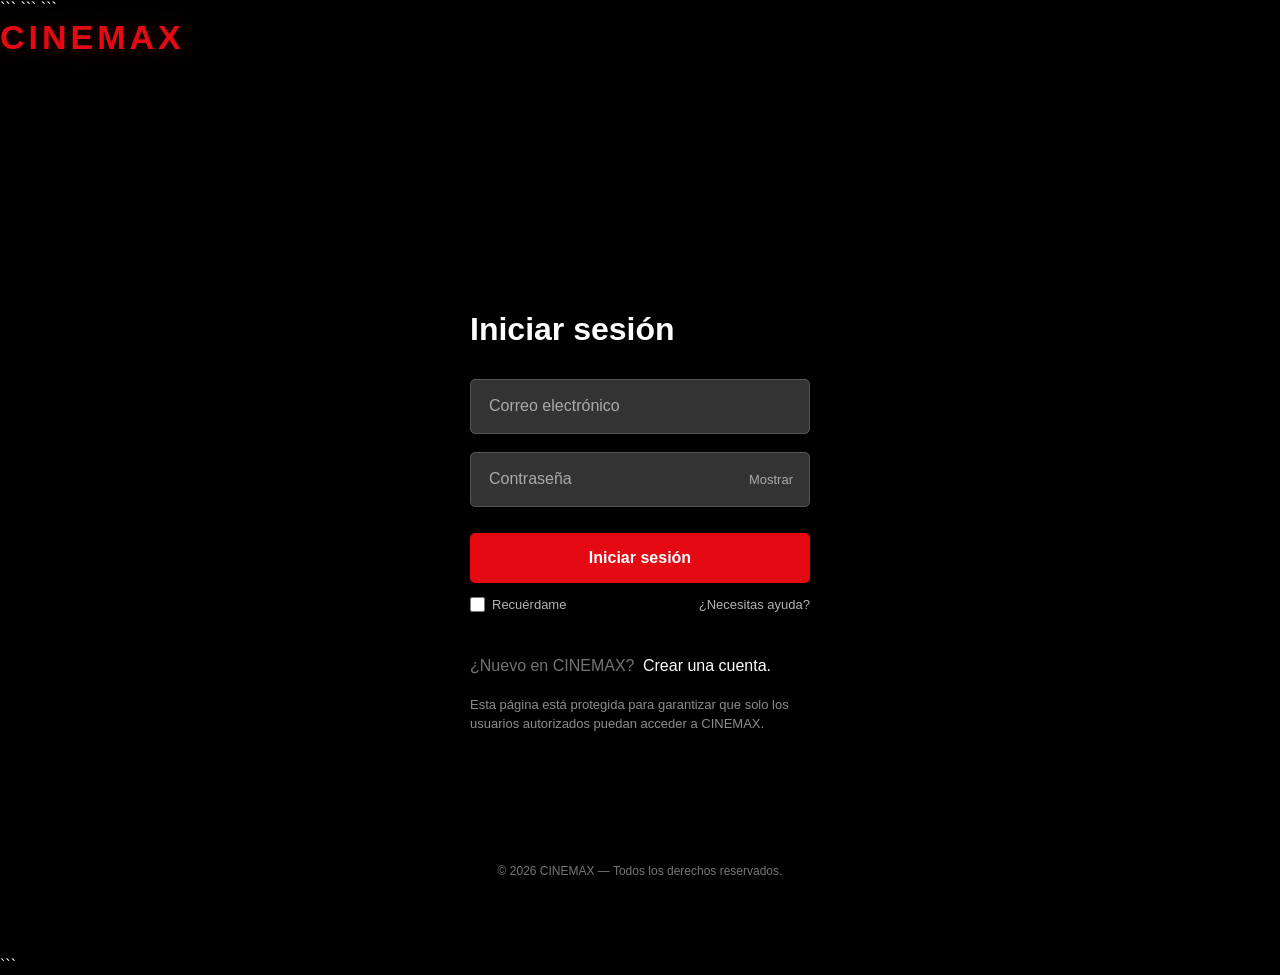
<file: explorador/index.html>
<!DOCTYPE html>
<html lang="es">

<head>

    <meta charset="UTF-8">

    <meta
        name="viewport"
        content="width=device-width, initial-scale=1.0"
    >

    <meta
        name="theme-color"
        content="#050505"
    >

    <meta
        name="description"
        content="Explora películas, series y terror en CinemaX."
    >

    <title>Explorar — CinemaX</title>

    <link
        rel="stylesheet"
        href="style.css"
    >

</head>


<body>


    <!-- =====================================================
         NAVBAR
    ====================================================== -->

    <header class="navbar" id="navbar">

        <div class="navbar-left">

            <a
                href="../Cinema-main/index.html"
                class="logo"
            >
                CINEMAX
            </a>


            <nav class="nav-links">

                <a href="../Cinema-main/index.html">
                    Inicio
                </a>

                <a
                    href="#peliculas"
                    class="active"
                >
                    Películas
                </a>

                <a href="#series">
                    Series
                </a>

                <a href="#terror">
                    Terror
                </a>

            </nav>

        </div>


        <div class="navbar-right">

            <button
                class="search-button"
                id="searchButton"
                type="button"
                aria-label="Abrir búsqueda"
            >
                <span>⌕</span>
            </button>

        </div>

    </header>



    <!-- =====================================================
         HERO
    ====================================================== -->

    <main>

        <section class="explorer-hero">

            <div class="hero-background-glow"></div>

            <div class="hero-grid"></div>

            <div class="hero-content">

                <span class="hero-label">
                    CINEMAX · CATÁLOGO
                </span>


                <h1>
                    Explora.
                    <br>
                    <span>Encuentra.</span>
                    <br>
                    Disfruta.
                </h1>


                <p>
                    Descubre películas, series y contenido para
                    cada momento. Todo tu cine, en un solo lugar.
                </p>


                <form
                    class="main-search"
                    id="mainSearchForm"
                >

                    <span class="main-search-icon">
                        ⌕
                    </span>

                    <input
                        type="text"
                        id="mainSearchInput"
                        placeholder="¿Qué quieres ver?"
                        autocomplete="off"
                        aria-label="Buscar películas o series"
                    >

                    <button
                        id="mainSearchButton"
                        type="submit"
                    >
                        BUSCAR
                    </button>

                </form>


                <div class="quick-categories">

                    <span>
                        Explorar por:
                    </span>

                    <a href="#peliculas">
                        Películas
                    </a>

                    <a href="#series">
                        Series
                    </a>

                    <a href="#terror">
                        Terror
                    </a>

                </div>

            </div>


            <div
                class="hero-decoration"
                aria-hidden="true"
            >

                <div class="decoration-orbit orbit-one"></div>
                <div class="decoration-orbit orbit-two"></div>
                <div class="decoration-orbit orbit-three"></div>

                <div class="decoration-circle circle-one"></div>
                <div class="decoration-circle circle-two"></div>

                <div class="decoration-line line-one"></div>
                <div class="decoration-line line-two"></div>

            </div>


            <div
                class="hero-corner"
                aria-hidden="true"
            >
                CINEMAX / EXPLORE
            </div>

        </section>



        <!-- =================================================
             RESULTADOS
        ================================================== -->

        <section
            class="search-results-section"
            id="searchResultsSection"
        >

            <div class="section-header">

                <div>

                    <span class="section-label">
                        BÚSQUEDA
                    </span>

                    <h2 id="searchResultsTitle">
                        Resultados
                    </h2>

                    <p class="section-description">
                        Contenido encontrado en CinemaX.
                    </p>

                </div>


                <button
                    class="clear-search"
                    id="clearSearch"
                    type="button"
                >
                    Limpiar búsqueda
                </button>

            </div>


            <div
                class="movie-grid"
                id="searchResults"
            ></div>


            <div
                class="no-results"
                id="noResults"
            >

                <div class="no-results-icon">
                    ⌕
                </div>

                <h3>
                    No encontramos resultados
                </h3>

                <p>
                    Prueba con otro título, género o palabra.
                </p>

            </div>

        </section>



        <!-- =================================================
             DESTACADOS
        ================================================== -->

        <section class="featured-section">

            <div class="featured-background"></div>

            <div class="featured-content">

                <div class="featured-text">

                    <span class="section-label">
                        CINEMAX
                    </span>

                    <h2>
                        Tu próxima película
                        <span>está aquí.</span>
                    </h2>

                    <p>
                        Explora nuestro catálogo y descubre
                        nuevas historias para disfrutar.
                    </p>

                    <a
                        href="../peliculas/index.html"
                        class="featured-button"
                    >
                        EXPLORAR PELÍCULAS
                        <span>→</span>
                    </a>

                </div>


                <div
                    class="featured-symbol"
                    aria-hidden="true"
                >
                    <span>C</span>
                </div>

            </div>

        </section>



        <!-- =================================================
             PELÍCULAS
        ================================================== -->

        <section
            class="content-section"
            id="peliculas"
        >

            <div class="section-header">

                <div>

                    <span class="section-label">
                        CATÁLOGO
                    </span>

                    <h2>
                        Películas
                    </h2>

                    <p class="section-description">
                        Historias para todos los gustos.
                    </p>

                </div>


                <a
                    href="../peliculas/index.html"
                    class="view-all"
                >
                    Ver catálogo completo
                    <span>→</span>
                </a>

            </div>


            <div class="carousel">

                <button
                    class="carousel-button carousel-left"
                    type="button"
                    aria-label="Películas anteriores"
                >
                    ‹
                </button>


                <div
                    class="movie-carousel"
                    id="moviesGrid"
                >


                    <!-- =================================================
                         TARJETAS EXISTENTES
                         SE CONSERVAN COMO FALLBACK
                    ================================================== -->


                    <!-- DEADPOOL -->

                    <article
                        class="movie-card"
                        data-id="deadpool-wolverine"
                        data-title="Deadpool Wolverine Deadpool & Wolverine"
                        data-type="película"
                        data-url="../Cinema-main/Deadpool/index.html"
                    >

                        <div class="movie-poster">

                            <img
                                src="https://image.tmdb.org/t/p/w500/8cdWjvZQUExUUTzyp4t6EDMubfO.jpg"
                                alt="Deadpool & Wolverine"
                                loading="lazy"
                            >

                            <div class="movie-gradient"></div>

                            <div class="movie-overlay">

                                <button
                                    class="add-button"
                                    type="button"
                                    aria-label="Agregar a mi lista"
                                >
                                    +
                                </button>

                            </div>

                            <span class="movie-type">
                                PELÍCULA
                            </span>

                        </div>


                        <div class="movie-info">

                            <h3>
                                Deadpool & Wolverine
                            </h3>

                            <div class="movie-meta">

                                <span>2024</span>
                                <i></i>
                                <span>Acción</span>
                                <i></i>
                                <span>Comedia</span>

                            </div>

                        </div>

                    </article>



                    <!-- SPIDER-MAN -->

                    <article
                        class="movie-card"
                        data-id="spiderman"
                        data-title="Spider-Man Spiderman"
                        data-type="película"
                        data-url="../Cinema-main/Spider-Man/index.html"
                    >

                        <div class="movie-poster">

                            <img
                                src="https://image.tmdb.org/t/p/w500/1g0dhYtq4irTY1GPXvft6k4YLjm.jpg"
                                alt="Spider-Man"
                                loading="lazy"
                            >

                            <div class="movie-gradient"></div>

                            <div class="movie-overlay">

                                <button
                                    class="add-button"
                                    type="button"
                                    aria-label="Agregar a mi lista"
                                >
                                    +
                                </button>

                            </div>

                            <span class="movie-type">
                                PELÍCULA
                            </span>

                        </div>


                        <div class="movie-info">

                            <h3>
                                Spider-Man
                            </h3>

                            <div class="movie-meta">

                                <span>2021</span>
                                <i></i>
                                <span>Acción</span>
                                <i></i>
                                <span>Aventura</span>

                            </div>

                        </div>

                    </article>



                    <!-- OPPENHEIMER -->

                    <article
                        class="movie-card"
                        data-id="oppenheimer"
                        data-title="Oppenheimer"
                        data-type="película"
                        data-url="../Cinema-main/Oppenheimer/index.html"
                    >

                        <div class="movie-poster">

                            <img
                                src="https://image.tmdb.org/t/p/w500/8Gxv8gSFCU0XGDykEGv7zR1n2ua.jpg"
                                alt="Oppenheimer"
                                loading="lazy"
                            >

                            <div class="movie-gradient"></div>

                            <div class="movie-overlay">

                                <button
                                    class="add-button"
                                    type="button"
                                    aria-label="Agregar a mi lista"
                                >
                                    +
                                </button>

                            </div>

                            <span class="movie-type">
                                PELÍCULA
                            </span>

                        </div>


                        <div class="movie-info">

                            <h3>
                                Oppenheimer
                            </h3>

                            <div class="movie-meta">

                                <span>2023</span>
                                <i></i>
                                <span>Drama</span>
                                <i></i>
                                <span>Historia</span>

                            </div>

                        </div>

                    </article>



                    <!-- BATMAN -->

                    <article
                        class="movie-card"
                        data-id="the-batman"
                        data-title="The Batman Batman"
                        data-type="película"
                        data-url="../Cinema-main/The-Batman/index.html"
                    >

                        <div class="movie-poster">

                            <img
                                src="https://image.tmdb.org/t/p/original/74xTEgt7R36Fpooo50r9T25onhq.jpg"
                                alt="The Batman"
                                loading="lazy"
                                referrerpolicy="no-referrer"
                            >

                            <div class="movie-gradient"></div>

                            <div class="movie-overlay">

                                <button
                                    class="add-button"
                                    type="button"
                                    aria-label="Agregar a mi lista"
                                >
                                    +
                                </button>

                            </div>

                            <span class="movie-type">
                                PELÍCULA
                            </span>

                        </div>


                        <div class="movie-info">

                            <h3>
                                The Batman
                            </h3>

                            <div class="movie-meta">

                                <span>2022</span>
                                <i></i>
                                <span>Acción</span>
                                <i></i>
                                <span>Crimen</span>

                            </div>

                        </div>

                    </article>



                    <!-- AVENGERS -->

                    <article
                        class="movie-card"
                        data-id="avengers"
                        data-title="Avengers The Avengers"
                        data-type="película"
                        data-url="../Cinema-main/Avengers/index.html"
                    >

                        <div class="movie-poster">

                            <img
                                src="https://image.tmdb.org/t/p/w500/4ssDuvEDkSArWEdyBl2X5EHvYKU.jpg"
                                alt="Avengers"
                                loading="lazy"
                            >

                            <div class="movie-gradient"></div>

                            <div class="movie-overlay">

                                <button
                                    class="add-button"
                                    type="button"
                                    aria-label="Agregar a mi lista"
                                >
                                    +
                                </button>

                            </div>

                            <span class="movie-type">
                                PELÍCULA
                            </span>

                        </div>


                        <div class="movie-info">

                            <h3>
                                Avengers
                            </h3>

                            <div class="movie-meta">

                                <span>2012</span>
                                <i></i>
                                <span>Acción</span>
                                <i></i>
                                <span>Fantasía</span>

                            </div>

                        </div>

                    </article>



                    <!-- INTERSTELLAR -->

                    <article
                        class="movie-card"
                        data-id="interstellar"
                        data-title="Interstellar"
                        data-type="película"
                        data-url="../Cinema-main/Interstellar/index.html"
                    >

                        <div class="movie-poster">

                            <img
                                src="https://image.tmdb.org/t/p/w500/gEU2QniE6E77NI6lCU6MxlNBvIx.jpg"
                                alt="Interstellar"
                                loading="lazy"
                            >

                            <div class="movie-gradient"></div>

                            <div class="movie-overlay">

                                <button
                                    class="add-button"
                                    type="button"
                                    aria-label="Agregar a mi lista"
                                >
                                    +
                                </button>

                            </div>

                            <span class="movie-type">
                                PELÍCULA
                            </span>

                        </div>


                        <div class="movie-info">

                            <h3>
                                Interstellar
                            </h3>

                            <div class="movie-meta">

                                <span>2014</span>
                                <i></i>
                                <span>Ciencia ficción</span>
                                <i></i>
                                <span>Drama</span>

                            </div>

                        </div>

                    </article>

                </div>


                <button
                    class="carousel-button carousel-right"
                    type="button"
                    aria-label="Siguientes películas"
                >
                    ›
                </button>

            </div>

        </section>



        <!-- =================================================
             SERIES
        ================================================== -->

        <section
            class="content-section"
            id="series"
        >

            <div class="section-header">

                <div>

                    <span class="section-label">
                        COLECCIÓN
                    </span>

                    <h2>
                        Series
                    </h2>

                    <p class="section-description">
                        Historias que no querrás dejar de ver.
                    </p>

                </div>


                <a
                    href="../series/index.html"
                    class="view-all"
                >
                    Ver catálogo completo
                    <span>→</span>
                </a>

            </div>


            <div class="carousel">

                <button
                    class="carousel-button carousel-left"
                    type="button"
                    aria-label="Series anteriores"
                >
                    ‹
                </button>


                <div
                    class="movie-carousel"
                    id="seriesGrid"
                >

                    <!-- Las series existentes se mantienen como fallback -->

                    <article
                        class="movie-card"
                        data-id="serie-1"
                        data-title="Serie 1"
                        data-type="serie"
                        data-url="../Cinema-main/Serie1/index.html"
                    >

                        <div class="movie-poster">

                            <img
                                src="../Cinema-main/images/serie1.jpg"
                                alt="Serie 1"
                                loading="lazy"
                            >

                            <div class="movie-gradient"></div>

                            <div class="movie-overlay">

                                <button
                                    class="add-button"
                                    type="button"
                                    aria-label="Agregar a mi lista"
                                >
                                    +
                                </button>

                            </div>

                            <span class="movie-type">
                                SERIE
                            </span>

                        </div>

                        <div class="movie-info">

                            <h3>Serie 1</h3>

                            <div class="movie-meta">
                                <span>Serie</span>
                            </div>

                        </div>

                    </article>


                    <article
                        class="movie-card"
                        data-id="serie-2"
                        data-title="Serie 2"
                        data-type="serie"
                        data-url="../Cinema-main/Serie2/index.html"
                    >

                        <div class="movie-poster">

                            <img
                                src="../Cinema-main/images/serie2.jpg"
                                alt="Serie 2"
                                loading="lazy"
                            >

                            <div class="movie-gradient"></div>

                            <div class="movie-overlay">

                                <button
                                    class="add-button"
                                    type="button"
                                    aria-label="Agregar a mi lista"
                                >
                                    +
                                </button>

                            </div>

                            <span class="movie-type">
                                SERIE
                            </span>

                        </div>

                        <div class="movie-info">

                            <h3>Serie 2</h3>

                            <div class="movie-meta">
                                <span>Serie</span>
                            </div>

                        </div>

                    </article>


                    <article
                        class="movie-card"
                        data-id="serie-3"
                        data-title="Serie 3"
                        data-type="serie"
                        data-url="../Cinema-main/Serie3/index.html"
                    >

                        <div class="movie-poster">

                            <img
                                src="../Cinema-main/images/serie3.jpg"
                                alt="Serie 3"
                                loading="lazy"
                            >

                            <div class="movie-gradient"></div>

                            <div class="movie-overlay">

                                <button
                                    class="add-button"
                                    type="button"
                                    aria-label="Agregar a mi lista"
                                >
                                    +
                                </button>

                            </div>

                            <span class="movie-type">
                                SERIE
                            </span>

                        </div>

                        <div class="movie-info">

                            <h3>Serie 3</h3>

                            <div class="movie-meta">
                                <span>Serie</span>
                            </div>

                        </div>

                    </article>


                    <article
                        class="movie-card"
                        data-id="serie-4"
                        data-title="Serie 4"
                        data-type="serie"
                        data-url="../Cinema-main/Serie%204/index.html"
                    >

                        <div class="movie-poster">

                            <img
                                src="../Cinema-main/images/serie4.jpg"
                                alt="Serie 4"
                                loading="lazy"
                            >

                            <div class="movie-gradient"></div>

                            <div class="movie-overlay">

                                <button
                                    class="add-button"
                                    type="button"
                                    aria-label="Agregar a mi lista"
                                >
                                    +
                                </button>

                            </div>

                            <span class="movie-type">
                                SERIE
                            </span>

                        </div>

                        <div class="movie-info">

                            <h3>Serie 4</h3>

                            <div class="movie-meta">
                                <span>Serie</span>
                            </div>

                        </div>

                    </article>


                    <article
                        class="movie-card"
                        data-id="serie-5"
                        data-title="Serie 5"
                        data-type="serie"
                        data-url="../Cinema-main/Serie%205/index.html"
                    >

                        <div class="movie-poster">

                            <img
                                src="../Cinema-main/images/serie5.jpg"
                                alt="Serie 5"
                                loading="lazy"
                            >

                            <div class="movie-gradient"></div>

                            <div class="movie-overlay">

                                <button
                                    class="add-button"
                                    type="button"
                                    aria-label="Agregar a mi lista"
                                >
                                    +
                                </button>

                            </div>

                            <span class="movie-type">
                                SERIE
                            </span>

                        </div>

                        <div class="movie-info">

                            <h3>Serie 5</h3>

                            <div class="movie-meta">
                                <span>Serie</span>
                            </div>

                        </div>

                    </article>


                    <article
                        class="movie-card"
                        data-id="serie-6"
                        data-title="Serie 6"
                        data-type="serie"
                        data-url="../Cinema-main/Serie%206/index.html"
                    >

                        <div class="movie-poster">

                            <img
                                src="../Cinema-main/images/serie6.jpg"
                                alt="Serie 6"
                                loading="lazy"
                            >

                            <div class="movie-gradient"></div>

                            <div class="movie-overlay">

                                <button
                                    class="add-button"
                                    type="button"
                                    aria-label="Agregar a mi lista"
                                >
                                    +
                                </button>

                            </div>

                            <span class="movie-type">
                                SERIE
                            </span>

                        </div>

                        <div class="movie-info">

                            <h3>Serie 6</h3>

                            <div class="movie-meta">
                                <span>Serie</span>
                            </div>

                        </div>

                    </article>


                    <article
                        class="movie-card"
                        data-id="serie-7"
                        data-title="Serie 7"
                        data-type="serie"
                        data-url="../Cinema-main/Serie7/index.html"
                    >

                        <div class="movie-poster">

                            <img
                                src="../Cinema-main/images/serie7.jpg"
                                alt="Serie 7"
                                loading="lazy"
                            >

                            <div class="movie-gradient"></div>

                            <div class="movie-overlay">

                                <button
                                    class="add-button"
                                    type="button"
                                    aria-label="Agregar a mi lista"
                                >
                                    +
                                </button>

                            </div>

                            <span class="movie-type">
                                SERIE
                            </span>

                        </div>

                        <div class="movie-info">

                            <h3>Serie 7</h3>

                            <div class="movie-meta">
                                <span>Serie</span>
                            </div>

                        </div>

                    </article>


                    <article
                        class="movie-card"
                        data-id="serie-8"
                        data-title="Serie 8"
                        data-type="serie"
                        data-url="../Cinema-main/Serie8/index.html"
                    >

                        <div class="movie-poster">

                            <img
                                src="../Cinema-main/images/serie8.jpg"
                                alt="Serie 8"
                                loading="lazy"
                            >

                            <div class="movie-gradient"></div>

                            <div class="movie-overlay">

                                <button
                                    class="add-button"
                                    type="button"
                                    aria-label="Agregar a mi lista"
                                >
                                    +
                                </button>

                            </div>

                            <span class="movie-type">
                                SERIE
                            </span>

                        </div>

                        <div class="movie-info">

                            <h3>Serie 8</h3>

                            <div class="movie-meta">
                                <span>Serie</span>
                            </div>

                        </div>

                    </article>


                    <article
                        class="movie-card"
                        data-id="serie-9"
                        data-title="Serie 9"
                        data-type="serie"
                        data-url="../Cinema-main/serie9/index.html"
                    >

                        <div class="movie-poster">

                            <img
                                src="../Cinema-main/images/serie9.jpg"
                                alt="Serie 9"
                                loading="lazy"
                            >

                            <div class="movie-gradient"></div>

                            <div class="movie-overlay">

                                <button
                                    class="add-button"
                                    type="button"
                                    aria-label="Agregar a mi lista"
                                >
                                    +
                                </button>

                            </div>

                            <span class="movie-type">
                                SERIE
                            </span>

                        </div>

                        <div class="movie-info">

                            <h3>Serie 9</h3>

                            <div class="movie-meta">
                                <span>Serie</span>
                            </div>

                        </div>

                    </article>

                </div>


                <button
                    class="carousel-button carousel-right"
                    type="button"
                    aria-label="Siguientes series"
                >
                    ›
                </button>

            </div>

        </section>



        <!-- =================================================
             TERROR
        ================================================== -->

        <section
            class="content-section horror-section"
            id="terror"
        >

            <div class="horror-glow"></div>
            <div class="horror-noise"></div>


            <div class="section-header">

                <div>

                    <span class="section-label">
                        ZONA OSCURA
                    </span>

                    <h2>
                        Terror
                    </h2>

                    <p class="section-description">
                        Para quienes se atreven a mirar.
                    </p>

                </div>


                <a
                    href="../terror/index.html"
                    class="view-all"
                >
                    Ver catálogo completo
                    <span>→</span>
                </a>

            </div>


            <div class="carousel">

                <button
                    class="carousel-button carousel-left"
                    type="button"
                    aria-label="Terror anterior"
                >
                    ‹
                </button>


                <div
                    class="movie-carousel"
                    id="horrorGrid"
                >

                    <article
                        class="movie-card"
                        data-id="terror-1"
                        data-title="Terror 1"
                        data-type="terror"
                        data-url="../Cinema-main/terror1/enlace1.html"
                    >

                        <div class="movie-poster">

                            <img
                                src="../Cinema-main/images/terror1.jpg"
                                alt="Terror 1"
                                loading="lazy"
                            >

                            <div class="movie-gradient"></div>

                            <div class="movie-overlay">

                                <button
                                    class="add-button"
                                    type="button"
                                    aria-label="Agregar a mi lista"
                                >
                                    +
                                </button>

                            </div>

                            <span class="movie-type horror-tag">
                                TERROR
                            </span>

                        </div>

                        <div class="movie-info">

                            <h3>Terror 1</h3>

                            <div class="movie-meta">
                                <span>Terror</span>
                            </div>

                        </div>

                    </article>


                    <article
                        class="movie-card"
                        data-id="terror-2"
                        data-title="Terror 2"
                        data-type="terror"
                        data-url="../Cinema-main/terror2/enlace1.html"
                    >

                        <div class="movie-poster">

                            <img
                                src="../Cinema-main/images/terror2.jpg"
                                alt="Terror 2"
                                loading="lazy"
                            >

                            <div class="movie-gradient"></div>

                            <div class="movie-overlay">

                                <button
                                    class="add-button"
                                    type="button"
                                    aria-label="Agregar a mi lista"
                                >
                                    +
                                </button>

                            </div>

                            <span class="movie-type horror-tag">
                                TERROR
                            </span>

                        </div>

                        <div class="movie-info">

                            <h3>Terror 2</h3>

                            <div class="movie-meta">
                                <span>Terror</span>
                            </div>

                        </div>

                    </article>


                    <article
                        class="movie-card"
                        data-id="terror-3"
                        data-title="Terror 3"
                        data-type="terror"
                        data-url="../Cinema-main/terror3/enlace1.html"
                    >

                        <div class="movie-poster">

                            <img
                                src="../Cinema-main/images/terror3.jpg"
                                alt="Terror 3"
                                loading="lazy"
                            >

                            <div class="movie-gradient"></div>

                            <div class="movie-overlay">

                                <button
                                    class="add-button"
                                    type="button"
                                    aria-label="Agregar a mi lista"
                                >
                                    +
                                </button>

                            </div>

                            <span class="movie-type horror-tag">
                                TERROR
                            </span>

                        </div>

                        <div class="movie-info">

                            <h3>Terror 3</h3>

                            <div class="movie-meta">
                                <span>Terror</span>
                            </div>

                        </div>

                    </article>


                    <article
                        class="movie-card"
                        data-id="terror-4"
                        data-title="Terror 4"
                        data-type="terror"
                        data-url="../Cinema-main/terror4/enlace1.html"
                    >

                        <div class="movie-poster">

                            <img
                                src="../Cinema-main/images/terror6.jpg"
                                alt="Terror 4"
                                loading="lazy"
                            >

                            <div class="movie-gradient"></div>

                            <div class="movie-overlay">

                                <button
                                    class="add-button"
                                    type="button"
                                    aria-label="Agregar a mi lista"
                                >
                                    +
                                </button>

                            </div>

                            <span class="movie-type horror-tag">
                                TERROR
                            </span>

                        </div>

                        <div class="movie-info">

                            <h3>Terror 4</h3>

                            <div class="movie-meta">
                                <span>Terror</span>
                            </div>

                        </div>

                    </article>


                    <article
                        class="movie-card"
                        data-id="terror-5"
                        data-title="Terror 5"
                        data-type="terror"
                        data-url="../Cinema-main/terror5/enlace1.html"
                    >

                        <div class="movie-poster">

                            <img
                                src="../Cinema-main/images/terror7.jpg"
                                alt="Terror 5"
                                loading="lazy"
                            >

                            <div class="movie-gradient"></div>

                            <div class="movie-overlay">

                                <button
                                    class="add-button"
                                    type="button"
                                    aria-label="Agregar a mi lista"
                                >
                                    +
                                </button>

                            </div>

                            <span class="movie-type horror-tag">
                                TERROR
                            </span>

                        </div>

                        <div class="movie-info">

                            <h3>Terror 5</h3>

                            <div class="movie-meta">
                                <span>Terror</span>
                            </div>

                        </div>

                    </article>


                    <article
                        class="movie-card"
                        data-id="terror-6"
                        data-title="Terror 6"
                        data-type="terror"
                        data-url="../Cinema-main/terror6/enlace1.html"
                    >

                        <div class="movie-poster">

                            <img
                                src="../Cinema-main/images/terror8.jpg"
                                alt="Terror 6"
                                loading="lazy"
                            >

                            <div class="movie-gradient"></div>

                            <div class="movie-overlay">

                                <button
                                    class="add-button"
                                    type="button"
                                    aria-label="Agregar a mi lista"
                                >
                                    +
                                </button>

                            </div>

                            <span class="movie-type horror-tag">
                                TERROR
                            </span>

                        </div>

                        <div class="movie-info">

                            <h3>Terror 6</h3>

                            <div class="movie-meta">
                                <span>Terror</span>
                            </div>

                        </div>

                    </article>


                    <article
                        class="movie-card"
                        data-id="terror-7"
                        data-title="Terror 7"
                        data-type="terror"
                        data-url="../Cinema-main/terror7/enlace1.html"
                    >

                        <div class="movie-poster">

                            <img
                                src="../Cinema-main/images/terror9.jpg"
                                alt="Terror 7"
                                loading="lazy"
                            >

                            <div class="movie-gradient"></div>

                            <div class="movie-overlay">

                                <button
                                    class="add-button"
                                    type="button"
                                    aria-label="Agregar a mi lista"
                                >
                                    +
                                </button>

                            </div>

                            <span class="movie-type horror-tag">
                                TERROR
                            </span>

                        </div>

                        <div class="movie-info">

                            <h3>Terror 7</h3>

                            <div class="movie-meta">
                                <span>Terror</span>
                            </div>

                        </div>

                    </article>


                    <article
                        class="movie-card"
                        data-id="terror-8"
                        data-title="Terror 8"
                        data-type="terror"
                        data-url="../Cinema-main/terror8/enlace1.html"
                    >

                        <div class="movie-poster">

                            <img
                                src="../Cinema-main/images/terror10.jpg"
                                alt="Terror 8"
                                loading="lazy"
                            >

                            <div class="movie-gradient"></div>

                            <div class="movie-overlay">

                                <button
                                    class="add-button"
                                    type="button"
                                    aria-label="Agregar a mi lista"
                                >
                                    +
                                </button>

                            </div>

                            <span class="movie-type horror-tag">
                                TERROR
                            </span>

                        </div>

                        <div class="movie-info">

                            <h3>Terror 8</h3>

                            <div class="movie-meta">
                                <span>Terror</span>
                            </div>

                        </div>

                    </article>


                    <article
                        class="movie-card"
                        data-id="terror-9"
                        data-title="Terror 9"
                        data-type="terror"
                        data-url="../Cinema-main/terror9/enlace1.html"
                    >

                        <div class="movie-poster">

                            <img
                                src="../Cinema-main/images/terror11.jpg"
                                alt="Terror 9"
                                loading="lazy"
                            >

                            <div class="movie-gradient"></div>

                            <div class="movie-overlay">

                                <button
                                    class="add-button"
                                    type="button"
                                    aria-label="Agregar a mi lista"
                                >
                                    +
                                </button>

                            </div>

                            <span class="movie-type horror-tag">
                                TERROR
                            </span>

                        </div>

                        <div class="movie-info">

                            <h3>Terror 9</h3>

                            <div class="movie-meta">
                                <span>Terror</span>
                            </div>

                        </div>

                    </article>

                </div>


                <button
                    class="carousel-button carousel-right"
                    type="button"
                    aria-label="Siguiente terror"
                >
                    ›
                </button>

            </div>

        </section>

    </main>



    <!-- =====================================================
         SEARCH OVERLAY
    ====================================================== -->

    <div
        class="search-overlay"
        id="searchOverlay"
        aria-hidden="true"
    >

        <div class="search-overlay-backdrop"></div>


        <div class="search-overlay-content">

            <button
                class="close-search"
                id="closeSearch"
                type="button"
                aria-label="Cerrar búsqueda"
            >
                ×
            </button>


            <span class="overlay-label">
                CINEMAX SEARCH
            </span>


            <h2>
                ¿Qué quieres ver?
            </h2>


            <p>
                Busca entre películas, series y terror.
            </p>


            <form
                class="overlay-search-box"
                id="overlaySearchForm"
            >

                <span>⌕</span>

                <input
                    type="text"
                    id="overlaySearchInput"
                    placeholder="Buscar..."
                    autocomplete="off"
                    aria-label="Buscar contenido"
                >

                <button
                    type="submit"
                    aria-label="Buscar"
                >
                    →
                </button>

            </form>

        </div>

    </div>







    <!-- =====================================================
         FOOTER
    ====================================================== -->

    <footer class="footer">

        <div class="footer-top">

            <div class="footer-brand">

                <div class="footer-logo">
                    CINEMAX
                </div>

                <p>
                    Tu cine, en un solo lugar.
                </p>

            </div>


            <div class="footer-navigation">

                <span>
                    EXPLORAR
                </span>

                <a href="../Cinema-main/index.html">
                    Inicio
                </a>

                <a href="../peliculas/index.html">
                    Películas
                </a>

                <a href="../series/index.html">
                    Series
                </a>

                <a href="../terror/index.html">
                    Terror
                </a>

            </div>

        </div>


        <div class="footer-bottom">

            <span>
                © 2026 CinemaX
            </span>

            <span>
                Hecho para amantes del cine.
            </span>

        </div>

    </footer>




<script>
document.addEventListener("DOMContentLoaded", () => {

    /* =================================================
       CONFIGURACIÓN DEL CATÁLOGO
    ================================================== */

    const CATALOG_API = "/api/catalog";
    const CATALOG_REFRESH_TIME = 30000;
    const SESSION_KEY = "cinemax_session_id";

    let catalogData = [];
    let catalogLoaded = false;
    let catalogRefreshTimer = null;

    /* =================================================
       API CINEMAX
    ================================================== */

    const getCinemaXSessionId = () => {
        try {
            return localStorage.getItem(SESSION_KEY) || "";
        } catch (error) {
            console.warn(
                "CinemaX: no se pudo leer la sesión.",
                error
            );

            return "";
        }
    };

    const cinemaXApiFetch = async (url, options = {}) => {

        const headers = {
            "Accept": "application/json",
            ...(options.headers || {})
        };

        const sessionId = getCinemaXSessionId();

        if (sessionId) {
            headers["X-Session-ID"] = sessionId;
        }

        return fetch(url, {
            ...options,
            headers,
            credentials: "include",
            cache: "no-store"
        });
    };

    /* =================================================
       NAVBAR
    ================================================== */

    const navbar = document.getElementById("navbar");

    const updateNavbar = () => {

        if (!navbar) {
            return;
        }

        if (window.scrollY > 30) {
            navbar.classList.add("scrolled");
        } else {
            navbar.classList.remove("scrolled");
        }
    };

    updateNavbar();

    window.addEventListener(
        "scroll",
        updateNavbar,
        { passive: true }
    );

    /* =================================================
       NORMALIZAR TEXTO
    ================================================== */

    const normalize = text => {

        return String(text || "")
            .toLowerCase()
            .normalize("NFD")
            .replace(/[\u0300-\u036f]/g, "")
            .trim();
    };

    /* =================================================
       FAVORITOS
    ================================================== */

    const FAVORITES_KEY = "cinemax_favorites";

    let serverFavorites = [];
    let serverFavoritesLoaded = false;
    let favoritesLoading = false;

    /*
     * IMPORTANTE:
     *
     * Esta versión evita que una petición GET vieja
     * sobrescriba un favorito que acabamos de agregar
     * o eliminar.
     */
    let favoritesVersion = 0;

    const normalizeFavorite = favorite => {

        if (
            !favorite ||
            typeof favorite !== "object"
        ) {
            return null;
        }

        const id =
            favorite.id ??
            favorite.content_id ??
            favorite.contentId ??
            favorite._id ??
            favorite.slug ??
            "";

        if (!id) {
            return null;
        }

        return {
            ...favorite,
            id: String(id),
            content_id:
                favorite.content_id ??
                String(id)
        };
    };

    const normalizeFavoritesArray = favorites => {

        if (!Array.isArray(favorites)) {
            return [];
        }

        return favorites
            .map(normalizeFavorite)
            .filter(Boolean);
    };

    const getLocalFavorites = () => {

        try {

            const saved =
                localStorage.getItem(
                    FAVORITES_KEY
                );

            if (!saved) {
                return [];
            }

            const parsed =
                JSON.parse(saved);

            return normalizeFavoritesArray(parsed);

        } catch (error) {

            console.warn(
                "CinemaX: error leyendo favoritos locales.",
                error
            );

            return [];
        }
    };

    const saveLocalFavorites = favorites => {

        try {

            const normalized =
                normalizeFavoritesArray(favorites);

            localStorage.setItem(
                FAVORITES_KEY,
                JSON.stringify(normalized)
            );

        } catch (error) {

            console.warn(
                "CinemaX: error guardando favoritos locales.",
                error
            );
        }
    };

    /*
     * Mientras el servidor todavía está cargando,
     * usamos localStorage.
     *
     * Una vez cargado correctamente el servidor,
     * el servidor se convierte en la fuente principal.
     */

    const getFavorites = () => {

        if (serverFavoritesLoaded) {
            return [...serverFavorites];
        }

        return getLocalFavorites();
    };

    const findFavorite = id => {

        const normalizedId =
            String(id ?? "");

        return getFavorites().find(
            favorite =>
                String(
                    favorite.id ??
                    favorite.content_id ??
                    ""
                ) === normalizedId
        );
    };

    const isFavorite = id => {

        return Boolean(
            findFavorite(id)
        );
    };

    const getCardData = card => {

        const image =
            card.querySelector(
                ".movie-poster img"
            );

        const title =
            card.querySelector(
                ".movie-info h3"
            );

        return {

            id:
                card.dataset.id ||
                normalize(
                    title
                        ? title.textContent
                        : card.dataset.title || ""
                ),

            title:
                title
                    ? title.textContent.trim()
                    : card.dataset.title || "",

            type:
                card.dataset.type || "",

            url:
                card.dataset.url || "",

            video:
                card.dataset.video || "",

            image:
                image
                    ? image.currentSrc ||
                      image.src ||
                      image.getAttribute("src") ||
                      ""
                    : "",

            year:
                card.dataset.year || "",

            genre:
                card.dataset.genre || "",

            duration:
                card.dataset.duration || "",

            rating:
                card.dataset.rating || "",

            featured:
                card.dataset.featured === "true"
        };
    };

    const updateFavoriteButton = (
        button,
        favorite
    ) => {

        if (!button) {
            return;
        }

        button.classList.toggle(
            "added",
            Boolean(favorite)
        );

        button.textContent =
            favorite ? "✓" : "+";

        button.setAttribute(
            "aria-label",
            favorite
                ? "Quitar de mi lista"
                : "Agregar a mi lista"
        );

        button.setAttribute(
            "aria-pressed",
            favorite
                ? "true"
                : "false"
        );
    };

    const syncFavoriteButtons = () => {

        document
            .querySelectorAll(".movie-card")
            .forEach(card => {

                const button =
                    card.querySelector(
                        ".add-button"
                    );

                if (!button) {
                    return;
                }

                const data =
                    getCardData(card);

                updateFavoriteButton(
                    button,
                    isFavorite(data.id)
                );
            });
    };

    /* =================================================
       AVISAR CAMBIO DE FAVORITOS
    ================================================== */

    const notifyFavoritesChanged = () => {

        window.dispatchEvent(
            new CustomEvent(
                "cinemax:favorites-changed",
                {
                    detail: {
                        favorites: [
                            ...serverFavorites
                        ]
                    }
                }
            )
        );
    };

    /* =================================================
       AGREGAR FAVORITO AL SERVIDOR
    ================================================== */

    const addFavoriteToServer = async data => {

        const sessionId =
            getCinemaXSessionId();

        if (!sessionId) {

            console.warn(
                "CinemaX: no hay sesión para guardar el favorito."
            );

            return false;
        }

        try {

            const response =
                await cinemaXApiFetch(
                    "/api/favorites",
                    {
                        method: "POST",

                        headers: {
                            "Content-Type":
                                "application/json"
                        },

                        body: JSON.stringify({

                            id:
                                String(data.id),

                            content_id:
                                String(data.id),

                            title:
                                data.title,

                            type:
                                data.type,

                            image:
                                data.image,

                            url:
                                data.url,

                            video:
                                data.video,

                            year:
                                data.year,

                            genre:
                                data.genre,

                            duration:
                                data.duration,

                            rating:
                                data.rating
                        })
                    }
                );

            const result =
                await response
                    .json()
                    .catch(() => ({}));

            if (
                !response.ok ||
                result.success === false
            ) {

                throw new Error(
                    result.message ||
                    `HTTP ${response.status}`
                );
            }

            return true;

        } catch (error) {

            console.warn(
                "CinemaX: no se pudo guardar el favorito en el servidor.",
                error
            );

            return false;
        }
    };

    /* =================================================
       ELIMINAR FAVORITO DEL SERVIDOR
    ================================================== */

    const removeFavoriteFromServer = async id => {

        const sessionId =
            getCinemaXSessionId();

        if (!sessionId) {

            console.warn(
                "CinemaX: no hay sesión para eliminar el favorito."
            );

            return false;
        }

        try {

            const response =
                await cinemaXApiFetch(
                    "/api/favorites/" +
                    encodeURIComponent(
                        String(id)
                    ),
                    {
                        method: "DELETE"
                    }
                );

            const result =
                await response
                    .json()
                    .catch(() => ({}));

            if (
                !response.ok ||
                result.success === false
            ) {

                throw new Error(
                    result.message ||
                    `HTTP ${response.status}`
                );
            }

            return true;

        } catch (error) {

            console.warn(
                "CinemaX: no se pudo eliminar el favorito del servidor.",
                error
            );

            return false;
        }
    };

    /* =================================================
       OBTENER FAVORITOS DEL SERVIDOR
    ================================================== */

    const loadServerFavorites = async () => {

        if (favoritesLoading) {
            return;
        }

        const sessionId =
            getCinemaXSessionId();

        if (!sessionId) {
            return;
        }

        favoritesLoading = true;

        /*
         * Guardamos la versión actual.
         *
         * Si mientras esperamos el GET ocurre un
         * POST o DELETE, la versión cambiará y
         * descartaremos la respuesta vieja.
         */
        const requestVersion =
            favoritesVersion;

        try {

            const response =
                await cinemaXApiFetch(
                    "/api/favorites",
                    {
                        method: "GET"
                    }
                );

            if (!response.ok) {

                throw new Error(
                    `HTTP ${response.status}`
                );
            }

            const result =
                await response.json();

            let favorites = [];

            if (
                result &&
                Array.isArray(
                    result.favorites
                )
            ) {

                favorites =
                    result.favorites;

            } else if (
                result &&
                Array.isArray(
                    result.items
                )
            ) {

                favorites =
                    result.items;

            } else if (
                result &&
                Array.isArray(
                    result.data
                )
            ) {

                favorites =
                    result.data;

            } else if (
                Array.isArray(result)
            ) {

                favorites =
                    result;
            }

            favorites =
                normalizeFavoritesArray(
                    favorites
                );

            /*
             * Si ocurrió una modificación mientras
             * este GET estaba pendiente, NO tocamos
             * los favoritos actuales.
             */
            if (
                requestVersion !==
                favoritesVersion
            ) {

                console.log(
                    "CinemaX: se descartó una respuesta antigua de favoritos."
                );

                return;
            }

            /*
             * El servidor es la fuente principal.
             */
            serverFavorites =
                favorites;

            serverFavoritesLoaded =
                true;

            /*
             * Mantener respaldo local.
             */
            saveLocalFavorites(
                serverFavorites
            );

            syncFavoriteButtons();

            notifyFavoritesChanged();

            console.log(
                "CinemaX: favoritos sincronizados:",
                serverFavorites.length
            );

        } catch (error) {

            console.warn(
                "CinemaX: no se pudieron cargar los favoritos del servidor. Se mantiene el respaldo local.",
                error
            );

            /*
             * No destruimos los favoritos
             * que ya tenemos.
             */
            if (
                requestVersion ===
                favoritesVersion
            ) {

                if (
                    !serverFavoritesLoaded
                ) {
                    syncFavoriteButtons();
                }
            }

        } finally {

            favoritesLoading = false;
        }
    };

    /* =================================================
       MIGRAR FAVORITOS LOCALES
    ================================================== */

    const migrateLocalFavorites = async () => {

        const localFavorites =
            getLocalFavorites();

        if (!localFavorites.length) {
            return;
        }

        if (!serverFavoritesLoaded) {
            return;
        }

        /*
         * Solo migrar si realmente
         * el servidor está vacío.
         */
        if (serverFavorites.length) {
            return;
        }

        const sessionId =
            getCinemaXSessionId();

        if (!sessionId) {
            return;
        }

        console.log(
            "CinemaX: migrando favoritos locales al servidor..."
        );

        let migrated = false;

        for (
            const favorite of localFavorites
        ) {

            if (
                !favorite ||
                !favorite.id
            ) {
                continue;
            }

            const success =
                await addFavoriteToServer(
                    favorite
                );

            if (success) {
                migrated = true;
            }
        }

        if (migrated) {

            /*
             * Nueva versión porque acabamos
             * de modificar favoritos.
             */
            favoritesVersion++;

            await loadServerFavorites();
        }
    };

    /* =================================================
       TOGGLE FAVORITO
    ================================================== */

    const toggleFavorite = async card => {

        if (!card) {
            return;
        }

        const data =
            getCardData(card);

        if (!data.id) {
            return;
        }

        const sessionId =
            getCinemaXSessionId();

        if (!sessionId) {

            console.warn(
                "CinemaX: el usuario no tiene una sesión activa."
            );

            return;
        }

        const currentlyFavorite =
            isFavorite(data.id);

        const button =
            card.querySelector(
                ".add-button"
            );

        /*
         * Guardamos el estado anterior.
         */
        const previousState =
            currentlyFavorite;

        /*
         * Actualización visual inmediata.
         */
        updateFavoriteButton(
            button,
            !currentlyFavorite
        );

        /*
         * Invalidamos cualquier GET viejo.
         */
        favoritesVersion++;

        let success = false;

        if (currentlyFavorite) {

            success =
                await removeFavoriteFromServer(
                    data.id
                );

        } else {

            success =
                await addFavoriteToServer(
                    data
                );
        }

        if (!success) {

            /*
             * Restaurar estado anterior.
             */
            updateFavoriteButton(
                button,
                previousState
            );

            /*
             * Sincronizar todas las tarjetas.
             */
            syncFavoriteButtons();

            return;
        }

        /*
         * Actualizamos inmediatamente el estado
         * local en memoria.
         *
         * Esto evita depender de que el GET
         * termine en el orden correcto.
         */
        if (currentlyFavorite) {

            serverFavorites =
                serverFavorites.filter(
                    favorite =>
                        String(
                            favorite.id ??
                            favorite.content_id ??
                            ""
                        ) !==
                        String(data.id)
                );

        } else {

            const normalized =
                normalizeFavorite({
                    id:
                        String(data.id),

                    content_id:
                        String(data.id),

                    title:
                        data.title,

                    type:
                        data.type,

                    image:
                        data.image,

                    url:
                        data.url,

                    video:
                        data.video,

                    year:
                        data.year,

                    genre:
                        data.genre,

                    duration:
                        data.duration,

                    rating:
                        data.rating
                });

            if (normalized) {

                const alreadyExists =
                    serverFavorites.some(
                        favorite =>
                            String(
                                favorite.id ??
                                favorite.content_id ??
                                ""
                            ) ===
                            String(data.id)
                    );

                if (!alreadyExists) {

                    serverFavorites.push(
                        normalized
                    );
                }
            }
        }

        serverFavoritesLoaded =
            true;

        /*
         * Guardar respaldo local.
         */
        saveLocalFavorites(
            serverFavorites
        );

        /*
         * Actualizar absolutamente todas
         * las tarjetas, incluyendo resultados
         * del buscador.
         */
        syncFavoriteButtons();

        /*
         * Avisar a otros componentes.
         */
        notifyFavoritesChanged();

        console.log(
            currentlyFavorite
                ? "CinemaX: favorito eliminado correctamente:"
                : "CinemaX: favorito agregado correctamente:",
            data.title
        );
    };

    /* =================================================
       EVENTOS DE FAVORITOS
    ================================================== */

    window.addEventListener(
        "storage",
        event => {

            if (
                event.key ===
                FAVORITES_KEY
            ) {

                if (
                    !serverFavoritesLoaded
                ) {

                    syncFavoriteButtons();
                }
            }
        }
    );

    window.addEventListener(
        "cinemax:favorites-changed",
        syncFavoriteButtons
    );

    /* =================================================
       REGISTRAR VISUALIZACIÓN
    ================================================== */

    const registerContentView =
        async card => {

            if (!card) {
                return false;
            }

            const data =
                getCardData(card);

            if (!data.id) {
                return false;
            }

            const sessionId =
                getCinemaXSessionId();

            if (!sessionId) {

                console.warn(
                    "CinemaX: no se puede registrar la visualización sin sesión."
                );

                return false;
            }

            try {

                const response =
                    await cinemaXApiFetch(
                        "/api/analytics/view",
                        {
                            method: "POST",

                            keepalive: true,

                            headers: {
                                "Content-Type":
                                    "application/json"
                            },

                            body:
                                JSON.stringify({

                                    id:
                                        data.id,

                                    content_id:
                                        data.id,

                                    title:
                                        data.title,

                                    type:
                                        data.type,

                                    image:
                                        data.image,

                                    url:
                                        data.url,

                                    video:
                                        data.video,

                                    year:
                                        data.year,

                                    genre:
                                        data.genre,

                                    duration:
                                        data.duration,

                                    rating:
                                        data.rating
                                })
                        }
                    );

                if (!response.ok) {

                    console.warn(
                        "CinemaX: el servidor no pudo registrar la visualización.",
                        response.status
                    );

                    return false;
                }

                return true;

            } catch (error) {

                console.warn(
                    "CinemaX: no se pudo registrar la visualización.",
                    error
                );

                return false;
            }
        };

    /* =================================================
       FALLBACK DE IMÁGENES
    ================================================== */

    const fallbackPoster =
        "data:image/svg+xml;charset=UTF-8," +
        encodeURIComponent(`
            <svg
                xmlns="http://www.w3.org/2000/svg"
                width="500"
                height="750"
                viewBox="0 0 500 750"
            >

                <rect
                    width="500"
                    height="750"
                    fill="#111"
                />

                <circle
                    cx="250"
                    cy="330"
                    r="90"
                    fill="none"
                    stroke="#e50914"
                    stroke-width="3"
                    opacity=".65"
                />

                <text
                    x="250"
                    y="345"
                    text-anchor="middle"
                    fill="#e50914"
                    font-family="Arial"
                    font-size="42"
                    font-weight="900"
                >
                    C
                </text>

                <text
                    x="250"
                    y="470"
                    text-anchor="middle"
                    fill="#777"
                    font-family="Arial"
                    font-size="18"
                    letter-spacing="4"
                >
                    CINEMAX
                </text>

            </svg>
        `);

    const applyImageFallbacks = () => {

        document
            .querySelectorAll(
                ".movie-poster img"
            )
            .forEach(img => {

                if (
                    img.dataset
                        .fallbackListener
                ) {
                    return;
                }

                img.dataset
                    .fallbackListener =
                    "true";

                img.addEventListener(
                    "error",
                    () => {

                        if (
                            img.dataset
                                .fallbackApplied
                        ) {
                            return;
                        }

                        img.dataset
                            .fallbackApplied =
                            "true";

                        img.src =
                            fallbackPoster;
                    }
                );
            });
    };

    /* =================================================
       CAROUSELS
    ================================================== */

    const initializeCarousels = () => {

        document
            .querySelectorAll(
                ".carousel"
            )
            .forEach(carousel => {

                const track =
                    carousel.querySelector(
                        ".movie-carousel"
                    );

                const left =
                    carousel.querySelector(
                        ".carousel-left"
                    );

                const right =
                    carousel.querySelector(
                        ".carousel-right"
                    );

                if (
                    !track ||
                    !left ||
                    !right
                ) {
                    return;
                }

                if (
                    track.dataset
                        .carouselInitialized
                ) {
                    return;
                }

                track.dataset
                    .carouselInitialized =
                    "true";

                const getScrollAmount =
                    () => {

                        const card =
                            track.querySelector(
                                ".movie-card"
                            );

                        if (!card) {
                            return 300;
                        }

                        const gap =
                            parseFloat(
                                getComputedStyle(
                                    track
                                ).gap
                            ) || 14;

                        return (
                            card.offsetWidth +
                            gap
                        );
                    };

                left.addEventListener(
                    "click",
                    () => {

                        track.scrollBy({
                            left:
                                -getScrollAmount() * 2,
                            behavior:
                                "smooth"
                        });
                    }
                );

                right.addEventListener(
                    "click",
                    () => {

                        track.scrollBy({
                            left:
                                getScrollAmount() * 2,
                            behavior:
                                "smooth"
                        });
                    }
                );

                const updateButtons =
                    () => {

                        const maxScroll =
                            track.scrollWidth -
                            track.clientWidth;

                        if (
                            maxScroll <= 5
                        ) {

                            left.classList.add(
                                "disabled"
                            );

                            right.classList.add(
                                "disabled"
                            );

                            return;
                        }

                        left.classList.toggle(
                            "disabled",
                            track.scrollLeft <= 5
                        );

                        right.classList.toggle(
                            "disabled",
                            track.scrollLeft >=
                            maxScroll - 5
                        );
                    };

                track.addEventListener(
                    "scroll",
                    updateButtons,
                    {
                        passive: true
                    }
                );

                window.addEventListener(
                    "resize",
                    updateButtons
                );

                updateButtons();
            });
    };

    /* =================================================
       OBTENER VALOR
    ================================================== */

    const getValue = (
        object,
        keys,
        fallback = ""
    ) => {

        for (const key of keys) {

            if (
                object &&
                object[key] !== undefined &&
                object[key] !== null &&
                object[key] !== ""
            ) {

                return object[key];
            }
        }

        return fallback;
    };

    /* =================================================
       CONVERTIR DURACIÓN
    ================================================== */

    const formatDuration = value => {

        if (
            value === undefined ||
            value === null ||
            value === ""
        ) {
            return "";
        }

        const stringValue =
            String(value).trim();

        if (
            /min|h|hora/i.test(
                stringValue
            )
        ) {

            return stringValue;
        }

        const minutes =
            Number(value);

        if (
            !Number.isNaN(minutes) &&
            minutes > 0
        ) {

            const hours =
                Math.floor(
                    minutes / 60
                );

            const mins =
                minutes % 60;

            if (hours > 0) {

                return (
                    hours +
                    "h " +
                    (
                        mins
                            ? mins + "min"
                            : ""
                    )
                ).trim();
            }

            return (
                minutes +
                " min"
            );
        }

        return stringValue;
    };

    /* =================================================
       NORMALIZAR TIPO
    ================================================== */

    const normalizeType = item => {

        const type =
            normalize(
                getValue(
                    item,
                    [
                        "type",
                        "tipo",
                        "category",
                        "categoria",
                        "section"
                    ]
                )
            );

        if (
            type.includes("terror") ||
            type.includes("horror")
        ) {

            return "terror";
        }

        if (
            type.includes("serie") ||
            type.includes("series") ||
            type.includes("tv")
        ) {

            return "serie";
        }

        return "pelicula";
    };

    /* =================================================
       OBTENER ITEMS DEL API
    ================================================== */

    const extractCatalogItems =
        response => {

            if (
                Array.isArray(response)
            ) {
                return response;
            }

            if (
                !response ||
                typeof response !==
                    "object"
            ) {
                return [];
            }

            const possibleArrays = [

                response.catalog,

                response.catalogo,

                response.items,

                response.data,

                response.movies,

                response.peliculas,

                response.series,

                response.terror,

                response.horror
            ];

            const arrays =
                possibleArrays.filter(
                    Array.isArray
                );

            if (arrays.length) {

                const combined = [];

                if (
                    Array.isArray(
                        response.movies
                    )
                ) {

                    combined.push(
                        ...response.movies.map(
                            item => ({
                                ...item,
                                type:
                                    item.type ||
                                    "pelicula"
                            })
                        )
                    );
                }

                if (
                    Array.isArray(
                        response.peliculas
                    )
                ) {

                    combined.push(
                        ...response.peliculas.map(
                            item => ({
                                ...item,
                                type:
                                    item.type ||
                                    "pelicula"
                            })
                        )
                    );
                }

                if (
                    Array.isArray(
                        response.series
                    )
                ) {

                    combined.push(
                        ...response.series.map(
                            item => ({
                                ...item,
                                type:
                                    item.type ||
                                    "serie"
                            })
                        )
                    );
                }

                if (
                    Array.isArray(
                        response.terror
                    )
                ) {

                    combined.push(
                        ...response.terror.map(
                            item => ({
                                ...item,
                                type:
                                    item.type ||
                                    "terror"
                            })
                        )
                    );
                }

                if (
                    Array.isArray(
                        response.horror
                    )
                ) {

                    combined.push(
                        ...response.horror.map(
                            item => ({
                                ...item,
                                type:
                                    item.type ||
                                    "terror"
                            })
                        )
                    );
                }

                if (combined.length) {
                    return combined;
                }

                return arrays[0];
            }

            if (
                response.data &&
                typeof response.data ===
                    "object" &&
                !Array.isArray(
                    response.data
                )
            ) {

                return extractCatalogItems(
                    response.data
                );
            }

            return [];
        };

    /* =================================================
       NORMALIZAR ITEM DEL API
    ================================================== */

    const normalizeCatalogItem =
        item => {

            const title =
                getValue(
                    item,
                    [
                        "title",
                        "name",
                        "titulo",
                        "nombre"
                    ],
                    "Sin título"
                );

            const image =
                getValue(
                    item,
                    [
                        "image",
                        "poster",
                        "posterUrl",
                        "poster_url",
                        "imageUrl",
                        "image_url"
                    ]
                );

            const video =
                getValue(
                    item,
                    [
                        "video",
                        "videoUrl",
                        "video_url",
                        "urlVideo"
                    ]
                );

            const url =
                getValue(
                    item,
                    [
                        "url",
                        "link",
                        "href",
                        "page",
                        "detailUrl",
                        "detail_url"
                    ]
                );

            const year =
                getValue(
                    item,
                    [
                        "year",
                        "releaseYear",
                        "release_year",
                        "anio",
                        "año"
                    ]
                );

            const genre =
                getValue(
                    item,
                    [
                        "genre",
                        "genres",
                        "genero",
                        "género",
                        "category"
                    ]
                );

            const duration =
                formatDuration(
                    getValue(
                        item,
                        [
                            "duration",
                            "duracion",
                            "duración",
                            "runtime",
                            "minutes"
                        ]
                    )
                );

            const rating =
                getValue(
                    item,
                    [
                        "rating",
                        "score",
                        "vote_average",
                        "stars",
                        "calificacion",
                        "calificación"
                    ]
                );

            const type =
                normalizeType(item);

            const featuredValue =
                getValue(
                    item,
                    [
                        "featured",
                        "destacada",
                        "destacado",
                        "isFeatured",
                        "is_featured"
                    ],
                    false
                );

            const featured =
                featuredValue === true ||
                featuredValue === 1 ||
                normalize(
                    featuredValue
                ) === "true" ||
                normalize(
                    featuredValue
                ) === "1";

            const id =
                getValue(
                    item,
                    [
                        "id",
                        "_id",
                        "slug",
                        "uuid"
                    ]
                ) ||
                normalize(title)
                    .replace(
                        /\s+/g,
                        "-"
                    );

            return {

                raw: item,

                id:
                    String(id),

                title:
                    String(title),

                image:
                    String(
                        image || ""
                    ),

                video:
                    String(
                        video || ""
                    ),

                url:
                    String(
                        url || ""
                    ),

                year:
                    String(
                        year || ""
                    ),

                genre:
                    Array.isArray(
                        genre
                    )
                        ? genre.join(", ")
                        : String(
                            genre || ""
                        ),

                duration:
                    duration,

                rating:
                    rating === ""
                        ? ""
                        : String(
                            rating
                        ),

                type:
                    type,

                featured:
                    featured
            };
        };

    /* =================================================
       CREAR TARJETA
    ================================================== */

    const createMovieCard =
        item => {

            const card =
                document.createElement(
                    "article"
                );

            card.className =
                "movie-card";

            card.dataset.id =
                item.id;

            card.dataset.title =
                item.title;

            card.dataset.type =
                item.type;

            card.dataset.url =
                item.url;

            card.dataset.video =
                item.video;

            card.dataset.year =
                item.year;

            card.dataset.genre =
                item.genre;

            card.dataset.duration =
                item.duration;

            card.dataset.rating =
                item.rating;

            card.dataset.featured =
                item.featured
                    ? "true"
                    : "false";

            if (item.featured) {

                card.classList.add(
                    "featured"
                );
            }

            const poster =
                document.createElement(
                    "div"
                );

            poster.className =
                "movie-poster";

            const img =
                document.createElement(
                    "img"
                );

            img.src =
                item.image ||
                fallbackPoster;

            img.alt =
                item.title;

            img.loading =
                "lazy";

            img.addEventListener(
                "error",
                () => {

                    if (
                        img.dataset
                            .fallbackApplied
                    ) {
                        return;
                    }

                    img.dataset
                        .fallbackApplied =
                        "true";

                    img.src =
                        fallbackPoster;
                }
            );

            poster.appendChild(img);

            const gradient =
                document.createElement(
                    "div"
                );

            gradient.className =
                "movie-gradient";

            poster.appendChild(
                gradient
            );

            const overlay =
                document.createElement(
                    "div"
                );

            overlay.className =
                "movie-overlay";

            const addButton =
                document.createElement(
                    "button"
                );

            addButton.className =
                "add-button";

            addButton.type =
                "button";

            updateFavoriteButton(
                addButton,
                isFavorite(item.id)
            );

            overlay.appendChild(
                addButton
            );

            poster.appendChild(
                overlay
            );

            const typeLabel =
                document.createElement(
                    "span"
                );

            typeLabel.className =
                "movie-type";

            if (
                item.type ===
                "terror"
            ) {

                typeLabel.classList.add(
                    "horror-tag"
                );
            }

            if (
                item.type ===
                "serie"
            ) {

                typeLabel.textContent =
                    "SERIE";

            } else if (
                item.type ===
                "terror"
            ) {

                typeLabel.textContent =
                    "TERROR";

            } else {

                typeLabel.textContent =
                    "PELÍCULA";
            }

            poster.appendChild(
                typeLabel
            );

            card.appendChild(
                poster
            );

            const info =
                document.createElement(
                    "div"
                );

            info.className =
                "movie-info";

            const heading =
                document.createElement(
                    "h3"
                );

            heading.textContent =
                item.title;

            info.appendChild(
                heading
            );

            const meta =
                document.createElement(
                    "div"
                );

            meta.className =
                "movie-meta";

            const addMeta = (
                value,
                className = ""
            ) => {

                if (!value) {
                    return;
                }

                const span =
                    document.createElement(
                        "span"
                    );

                span.textContent =
                    value;

                if (className) {
                    span.className =
                        className;
                }

                meta.appendChild(
                    span
                );
            };

            const addSeparator =
                () => {

                    if (
                        meta.children.length
                    ) {

                        const separator =
                            document.createElement(
                                "i"
                            );

                        meta.appendChild(
                            separator
                        );
                    }
                };

            addMeta(
                item.year
            );

            if (item.genre) {

                addSeparator();

                addMeta(
                    item.genre
                );
            }

            if (item.duration) {

                addSeparator();

                addMeta(
                    item.duration
                );
            }

            if (item.rating) {

                addSeparator();

                addMeta(
                    "★ " +
                    item.rating
                );
            }

            if (
                !meta.children.length
            ) {

                addMeta(
                    item.type ===
                        "serie"
                        ? "Serie"
                        : item.type ===
                            "terror"
                            ? "Terror"
                            : "Película"
                );
            }

            info.appendChild(
                meta
            );

            card.appendChild(
                info
            );

            return card;
        };

    /* =================================================
       ORDENAR FEATURED
    ================================================== */

    const sortFeatured =
        items => {

            return [...items].sort(
                (a, b) => {

                    if (
                        a.featured ===
                        b.featured
                    ) {
                        return 0;
                    }

                    return a.featured
                        ? -1
                        : 1;
                }
            );
        };

    /* =================================================
       RENDERIZAR CATÁLOGO
    ================================================== */

    const renderCatalog =
        items => {

            if (
                !Array.isArray(items) ||
                !items.length
            ) {

                return false;
            }

            const normalized =
                items
                    .map(
                        normalizeCatalogItem
                    )
                    .filter(
                        item =>
                            item.title
                    );

            if (
                !normalized.length
            ) {

                return false;
            }

            catalogData =
                sortFeatured(
                    normalized
                );

            const movies =
                catalogData.filter(
                    item =>
                        item.type ===
                        "pelicula"
                );

            const series =
                catalogData.filter(
                    item =>
                        item.type ===
                        "serie"
                );

            const horror =
                catalogData.filter(
                    item =>
                        item.type ===
                        "terror"
                );

            const renderSection =
                (
                    selector,
                    sectionItems
                ) => {

                    const grid =
                        document.querySelector(
                            selector
                        );

                    if (!grid) {
                        return;
                    }

                    grid.innerHTML =
                        "";

                    sectionItems.forEach(
                        item => {

                            grid.appendChild(
                                createMovieCard(
                                    item
                                )
                            );
                        }
                    );
                };

            renderSection(
                "#moviesGrid",
                movies
            );

            renderSection(
                "#seriesGrid",
                series
            );

            renderSection(
                "#horrorGrid",
                horror
            );

            catalogLoaded =
                true;

            applyImageFallbacks();

            initializeCarousels();

            syncFavoriteButtons();

            updateAllCardsReference();

            return true;
        };

    /* =================================================
       CARGAR CATÁLOGO
    ================================================== */

    const loadCatalog =
        async () => {

            try {

                const response =
                    await fetch(
                        CATALOG_API,
                        {
                            method: "GET",

                            headers: {
                                "Accept":
                                    "application/json"
                            },

                            cache:
                                "no-store"
                        }
                    );

                if (!response.ok) {

                    throw new Error(
                        `HTTP ${response.status}`
                    );
                }

                const data =
                    await response.json();

                const items =
                    extractCatalogItems(
                        data
                    );

                if (!items.length) {

                    console.warn(
                        "CinemaX: /api/catalog no devolvió contenido."
                    );

                    return;
                }

                renderCatalog(
                    items
                );

            } catch (error) {

                console.warn(
                    "CinemaX: no se pudo cargar /api/catalog. Se mantiene el catálogo de respaldo.",
                    error
                );
            }
        };

    /* =================================================
       ACTUALIZACIÓN AUTOMÁTICA
    ================================================== */

    const startCatalogRefresh =
        () => {

            if (
                catalogRefreshTimer
            ) {

                clearInterval(
                    catalogRefreshTimer
                );
            }

            catalogRefreshTimer =
                setInterval(
                    () => {

                        loadCatalog();

                    },
                    CATALOG_REFRESH_TIME
                );
        };

    document.addEventListener(
        "visibilitychange",
        () => {

            if (
                document.visibilityState ===
                "visible"
            ) {

                loadCatalog();

                loadServerFavorites();
            }
        }
    );

    window.addEventListener(
        "focus",
        () => {

            loadCatalog();

            loadServerFavorites();
        }
    );

    window.addEventListener(
        "storage",
        event => {

            if (
                event.key ===
                "cinemax_catalog_updated"
            ) {

                loadCatalog();
            }
        }
    );

    window.addEventListener(
        "cinemax:catalog-updated",
        () => {

            loadCatalog();
        }
    );

    let catalogChannel = null;

    try {

        if (
            "BroadcastChannel" in
            window
        ) {

            catalogChannel =
                new BroadcastChannel(
                    "cinemax_catalog"
                );

            catalogChannel.addEventListener(
                "message",
                event => {

                    if (
                        event.data ===
                            "catalog-updated" ||
                        event.data?.type ===
                            "catalog-updated"
                    ) {

                        loadCatalog();
                    }
                }
            );
        }

    } catch (error) {

        console.warn(
            "CinemaX: BroadcastChannel no disponible.",
            error
        );
    }

    /* =================================================
       BUSCADOR
    ================================================== */

    const searchButton =
        document.getElementById(
            "searchButton"
        );

    const searchOverlay =
        document.getElementById(
            "searchOverlay"
        );

    const closeSearch =
        document.getElementById(
            "closeSearch"
        );

    const mainSearchForm =
        document.getElementById(
            "mainSearchForm"
        );

    const mainSearchInput =
        document.getElementById(
            "mainSearchInput"
        );

    const overlaySearchForm =
        document.getElementById(
            "overlaySearchForm"
        );

    const overlaySearchInput =
        document.getElementById(
            "overlaySearchInput"
        );

    const resultsSection =
        document.getElementById(
            "searchResultsSection"
        );

    const resultsGrid =
        document.getElementById(
            "searchResults"
        );

    const resultsTitle =
        document.getElementById(
            "searchResultsTitle"
        );

    const noResults =
        document.getElementById(
            "noResults"
        );

    const clearSearch =
        document.getElementById(
            "clearSearch"
        );

    let allCards =
        Array.from(
            document.querySelectorAll(
                ".movie-card"
            )
        );

    const updateAllCardsReference =
        () => {

            allCards =
                Array.from(
                    document.querySelectorAll(
                        ".movie-card"
                    )
                );
        };

    /* =================================================
       ABRIR BUSCADOR
    ================================================== */

    const openSearch =
        () => {

            if (!searchOverlay) {
                return;
            }

            searchOverlay.classList.add(
                "active"
            );

            searchOverlay.setAttribute(
                "aria-hidden",
                "false"
            );

            document.body.classList.add(
                "search-open"
            );

            setTimeout(
                () => {

                    if (
                        overlaySearchInput
                    ) {

                        overlaySearchInput.focus();
                    }

                },
                250
            );
        };

    /* =================================================
       CERRAR BUSCADOR
    ================================================== */

    const closeSearchOverlay =
        () => {

            if (!searchOverlay) {
                return;
            }

            searchOverlay.classList.remove(
                "active"
            );

            searchOverlay.setAttribute(
                "aria-hidden",
                "true"
            );

            document.body.classList.remove(
                "search-open"
            );
        };

    if (searchButton) {

        searchButton.addEventListener(
            "click",
            openSearch
        );
    }

    if (closeSearch) {

        closeSearch.addEventListener(
            "click",
            closeSearchOverlay
        );
    }

    if (searchOverlay) {

        searchOverlay.addEventListener(
            "click",
            event => {

                if (
                    event.target.classList.contains(
                        "search-overlay-backdrop"
                    )
                ) {

                    closeSearchOverlay();
                }
            }
        );
    }

    document.addEventListener(
        "keydown",
        event => {

            if (
                event.key ===
                "Escape"
            ) {

                closeSearchOverlay();

                if (
                    typeof closeVideo ===
                    "function"
                ) {

                    closeVideo();
                }
            }
        }
    );

    /* =================================================
       REALIZAR BÚSQUEDA
    ================================================== */

    const performSearch =
        query => {

            const cleanQuery =
                normalize(query);

            if (!cleanQuery) {

                clearSearchResults();

                return;
            }

            updateAllCardsReference();

            const matches =
                allCards.filter(
                    card => {

                        const title =
                            normalize(
                                card.dataset
                                    .title ||
                                card.innerText
                            );

                        const data =
                            getCardData(
                                card
                            );

                        const searchable =
                            normalize(
                                [
                                    title,
                                    data.year,
                                    data.genre,
                                    data.duration,
                                    data.rating,
                                    data.type
                                ].join(" ")
                            );

                        return searchable.includes(
                            cleanQuery
                        );
                    }
                );

            if (resultsGrid) {

                resultsGrid.innerHTML =
                    "";
            }

            matches.forEach(
                card => {

                    const clone =
                        card.cloneNode(
                            true
                        );

                    const button =
                        clone.querySelector(
                            ".add-button"
                        );

                    if (button) {

                        updateFavoriteButton(
                            button,
                            isFavorite(
                                clone.dataset.id
                            )
                        );
                    }

                    if (resultsGrid) {

                        resultsGrid.appendChild(
                            clone
                        );
                    }
                }
            );

            if (resultsTitle) {

                resultsTitle.textContent =
                    `Resultados para "${query}"`;
            }

            if (resultsSection) {

                resultsSection.classList.add(
                    "visible"
                );
            }

            if (noResults) {

                noResults.classList.toggle(
                    "visible",
                    matches.length === 0
                );
            }

            if (resultsSection) {

                resultsSection.scrollIntoView(
                    {
                        behavior:
                            "smooth",

                        block:
                            matches.length > 0
                                ? "start"
                                : "center"
                    }
                );
            }

            closeSearchOverlay();
        };

    if (mainSearchForm) {

        mainSearchForm.addEventListener(
            "submit",
            event => {

                event.preventDefault();

                performSearch(
                    mainSearchInput
                        ? mainSearchInput.value
                        : ""
                );
            }
        );
    }

    if (overlaySearchForm) {

        overlaySearchForm.addEventListener(
            "submit",
            event => {

                event.preventDefault();

                performSearch(
                    overlaySearchInput
                        ? overlaySearchInput.value
                        : ""
                );
            }
        );
    }

    if (mainSearchInput) {

        mainSearchInput.addEventListener(
            "keydown",
            event => {

                if (
                    event.key ===
                    "Enter"
                ) {

                    event.preventDefault();

                    performSearch(
                        mainSearchInput.value
                    );
                }
            }
        );
    }

    /* =================================================
       LIMPIAR BÚSQUEDA
    ================================================== */

    const clearSearchResults =
        () => {

            if (resultsSection) {

                resultsSection.classList.remove(
                    "visible"
                );
            }

            if (resultsGrid) {

                resultsGrid.innerHTML =
                    "";
            }

            if (noResults) {

                noResults.classList.remove(
                    "visible"
                );
            }

            if (resultsTitle) {

                resultsTitle.textContent =
                    "Resultados";
            }

            if (mainSearchInput) {

                mainSearchInput.value =
                    "";
            }
        };

    if (clearSearch) {

        clearSearch.addEventListener(
            "click",
            clearSearchResults
        );
    }

    /* =================================================
       ABRIR CONTENIDO
    ================================================== */

    const openMoviePage =
        async card => {

            if (!card) {
                return;
            }

            const data =
                getCardData(card);

            const id =
                data.id ||
                normalize(
                    data.title
                ).replace(
                    /\s+/g,
                    "-"
                );

            if (!id) {
                return;
            }

            /*
             * Registrar antes de navegar.
             */
            registerContentView(
                card
            );

            let template =
                "plantilla.html";

            if (
                data.type ===
                "serie"
            ) {

                template =
                    "planseries.html";
            }

            window.location.href =
                `${template}?id=${encodeURIComponent(id)}`;
        };

    /* =================================================
       CLICK EN TARJETAS
    ================================================== */

    document.addEventListener(
        "click",
        event => {

            const addButton =
                event.target.closest(
                    ".add-button"
                );

            if (addButton) {

                event.preventDefault();

                event.stopPropagation();

                const card =
                    addButton.closest(
                        ".movie-card"
                    );

                if (card) {

                    toggleFavorite(
                        card
                    );
                }

                return;
            }

            const card =
                event.target.closest(
                    ".movie-card"
                );

            if (!card) {
                return;
            }

            event.preventDefault();

            openMoviePage(
                card
            );
        }
    );

    /* =================================================
       QUICK LINKS
    ================================================== */

    document
        .querySelectorAll(
            '.quick-categories a[href^="#"]'
        )
        .forEach(
            link => {

                link.addEventListener(
                    "click",
                    event => {

                        const target =
                            document.querySelector(
                                link.getAttribute(
                                    "href"
                                )
                            );

                        if (!target) {
                            return;
                        }

                        event.preventDefault();

                        const navbarHeight =
                            navbar
                                ? navbar.offsetHeight
                                : 0;

                        const position =
                            target.offsetTop -
                            navbarHeight -
                            15;

                        window.scrollTo({
                            top:
                                position,

                            behavior:
                                "smooth"
                        });
                    }
                );
            }
        );

    /* =================================================
       INICIALIZAR
    ================================================== */

    applyImageFallbacks();

    initializeCarousels();

    syncFavoriteButtons();

    updateAllCardsReference();

    loadCatalog();

    loadServerFavorites()
        .then(
            () =>
                migrateLocalFavorites()
        );

    startCatalogRefresh();

    /* =================================================
       EXPONER RECARGA MANUAL
    ================================================== */

    window.CinemaXCatalog = {

        reload:
            loadCatalog,

        getData:
            () => [
                ...catalogData
            ]
    };

    window.CinemaXFavorites = {

        reload:
            loadServerFavorites,

        get:
            () => [
                ...getFavorites()
            ],

        isFavorite:
            isFavorite
    };

    window.CinemaXAnalytics = {

        registerView:
            registerContentView
    };
});


/* =========================================================
   CINEMAX — CONTROL DE SESIÓN
========================================================= */

const CURRENT_USER_KEY =
    "cinemax_current_user";

const SESSION_KEY =
    "cinemax_session_id";

const LOGIN_URL =
    "../login.html";

const SESSION_CHECK_INTERVAL =
    1000;

let cinemaXLoggingOut =
    false;

let cinemaXSessionChecking =
    false;

let cinemaXSessionInterval =
    null;


/* =========================================================
   OBTENER ID DE SESIÓN
========================================================= */

function getCinemaXSessionId() {

    try {

        return localStorage.getItem(
            SESSION_KEY
        );

    } catch (error) {

        console.error(
            "CinemaX: no se pudo leer el ID de sesión:",
            error
        );

        return null;
    }
}


/* =========================================================
   OBTENER USUARIO ACTUAL
========================================================= */

function getCinemaXCurrentUser() {

    try {

        return localStorage.getItem(
            CURRENT_USER_KEY
        );

    } catch (error) {

        console.error(
            "CinemaX: no se pudo leer el usuario actual:",
            error
        );

        return null;
    }
}


/* =========================================================
   LIMPIAR SESIÓN LOCAL
========================================================= */

function clearCinemaXSession() {

    try {

        localStorage.removeItem(
            CURRENT_USER_KEY
        );

        localStorage.removeItem(
            SESSION_KEY
        );

    } catch (error) {

        console.error(
            "CinemaX: error limpiando sesión:",
            error
        );
    }
}


/* =========================================================
   DETENER COMPROBADOR
========================================================= */

function stopCinemaXSessionChecker() {

    if (
        cinemaXSessionInterval
    ) {

        clearInterval(
            cinemaXSessionInterval
        );

        cinemaXSessionInterval =
            null;
    }
}


/* =========================================================
   VOLVER AL LOGIN
========================================================= */

function returnToLogin() {

    if (
        cinemaXLoggingOut
    ) {

        return;
    }

    cinemaXLoggingOut =
        true;

    stopCinemaXSessionChecker();

    clearCinemaXSession();

    window.location.replace(
        LOGIN_URL
    );
}


/* =========================================================
   COMPROBAR SESIÓN
========================================================= */

async function checkCinemaXSession() {

    if (
        cinemaXLoggingOut
    ) {

        return;
    }

    if (
        cinemaXSessionChecking
    ) {

        return;
    }

    cinemaXSessionChecking =
        true;

    const sessionId =
        getCinemaXSessionId();

    if (!sessionId) {

        cinemaXSessionChecking =
            false;

        console.warn(
            "CinemaX: no existe una sesión local."
        );

        returnToLogin();

        return;
    }

    try {

        const response =
            await fetch(
                "/api/users/session/" +
                encodeURIComponent(
                    sessionId
                ),
                {
                    method: "GET",

                    cache:
                        "no-store",

                    credentials:
                        "include",

                    headers: {

                        "Accept":
                            "application/json",

                        "Cache-Control":
                            "no-cache",

                        "Pragma":
                            "no-cache"
                    }
                }
            );

        let result;

        try {

            result =
                await response.json();

        } catch (jsonError) {

            console.warn(
                "CinemaX: el servidor no devolvió JSON válido."
            );

            cinemaXSessionChecking =
                false;

            return;
        }

        console.log(
            "CinemaX: estado de sesión:",
            result
        );

        /* =================================================
           ADMINISTRADOR DESACTIVÓ LA SESIÓN
        ================================================= */

        if (
            result &&
            result.active === false
        ) {

            console.warn(
                "CinemaX: el administrador desconectó esta sesión."
            );

            cinemaXSessionChecking =
                false;

            returnToLogin();

            return;
        }

        /* =================================================
           SESIÓN INVÁLIDA
        ================================================= */

        if (
            !response.ok ||
            !result ||
            result.success !== true
        ) {

            console.warn(
                "CinemaX: sesión inválida."
            );

            cinemaXSessionChecking =
                false;

            returnToLogin();

            return;
        }

        /* =================================================
           SESIÓN ACTIVA
        ================================================= */

        if (
            result.active === true
        ) {

            cinemaXSessionChecking =
                false;

            return;
        }

        /* =================================================
           ESTADO DESCONOCIDO
        ================================================= */

        console.warn(
            "CinemaX: estado de sesión desconocido."
        );

        cinemaXSessionChecking =
            false;

    } catch (error) {

        /*
         * Si el servidor está temporalmente
         * inaccesible NO cerramos la sesión.
         */

        console.warn(
            "CinemaX: no se pudo comprobar la sesión:",
            error
        );

        cinemaXSessionChecking =
            false;
    }
}


/* =========================================================
   COMPROBAR INMEDIATAMENTE
========================================================= */

checkCinemaXSession();


/* =========================================================
   COMPROBAR CADA 1 SEGUNDO
========================================================= */

cinemaXSessionInterval =
    setInterval(
        checkCinemaXSession,
        SESSION_CHECK_INTERVAL
    );


/* =========================================================
   COMPROBAR AL VOLVER A LA PESTAÑA
========================================================= */

document.addEventListener(
    "visibilitychange",
    function () {

        if (
            document.visibilityState ===
            "visible"
        ) {

            checkCinemaXSession();
        }
    }
);


/* =========================================================
   COMPROBAR AL RECUPERAR FOCO
========================================================= */

window.addEventListener(
    "focus",
    function () {

        checkCinemaXSession();
    }
);
</script>


<script src="/session-monitor.js"></script>
</file>
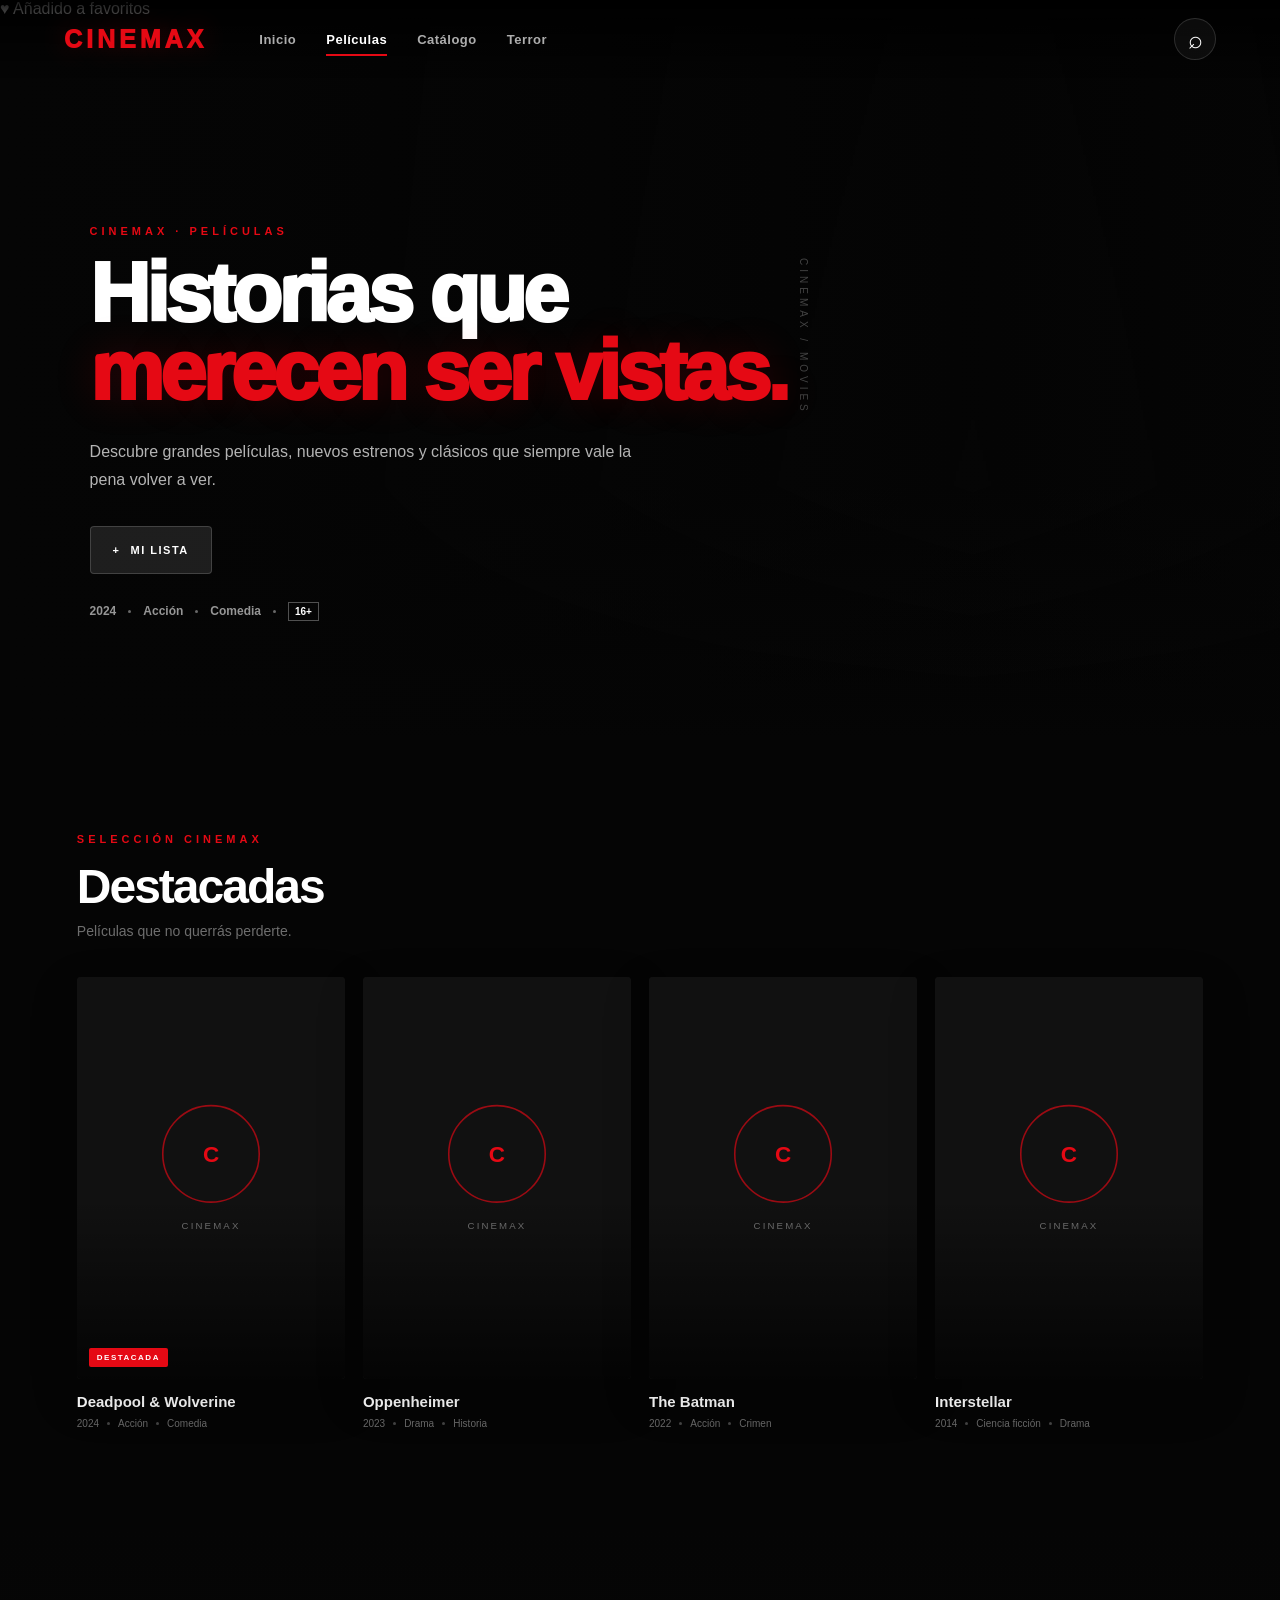
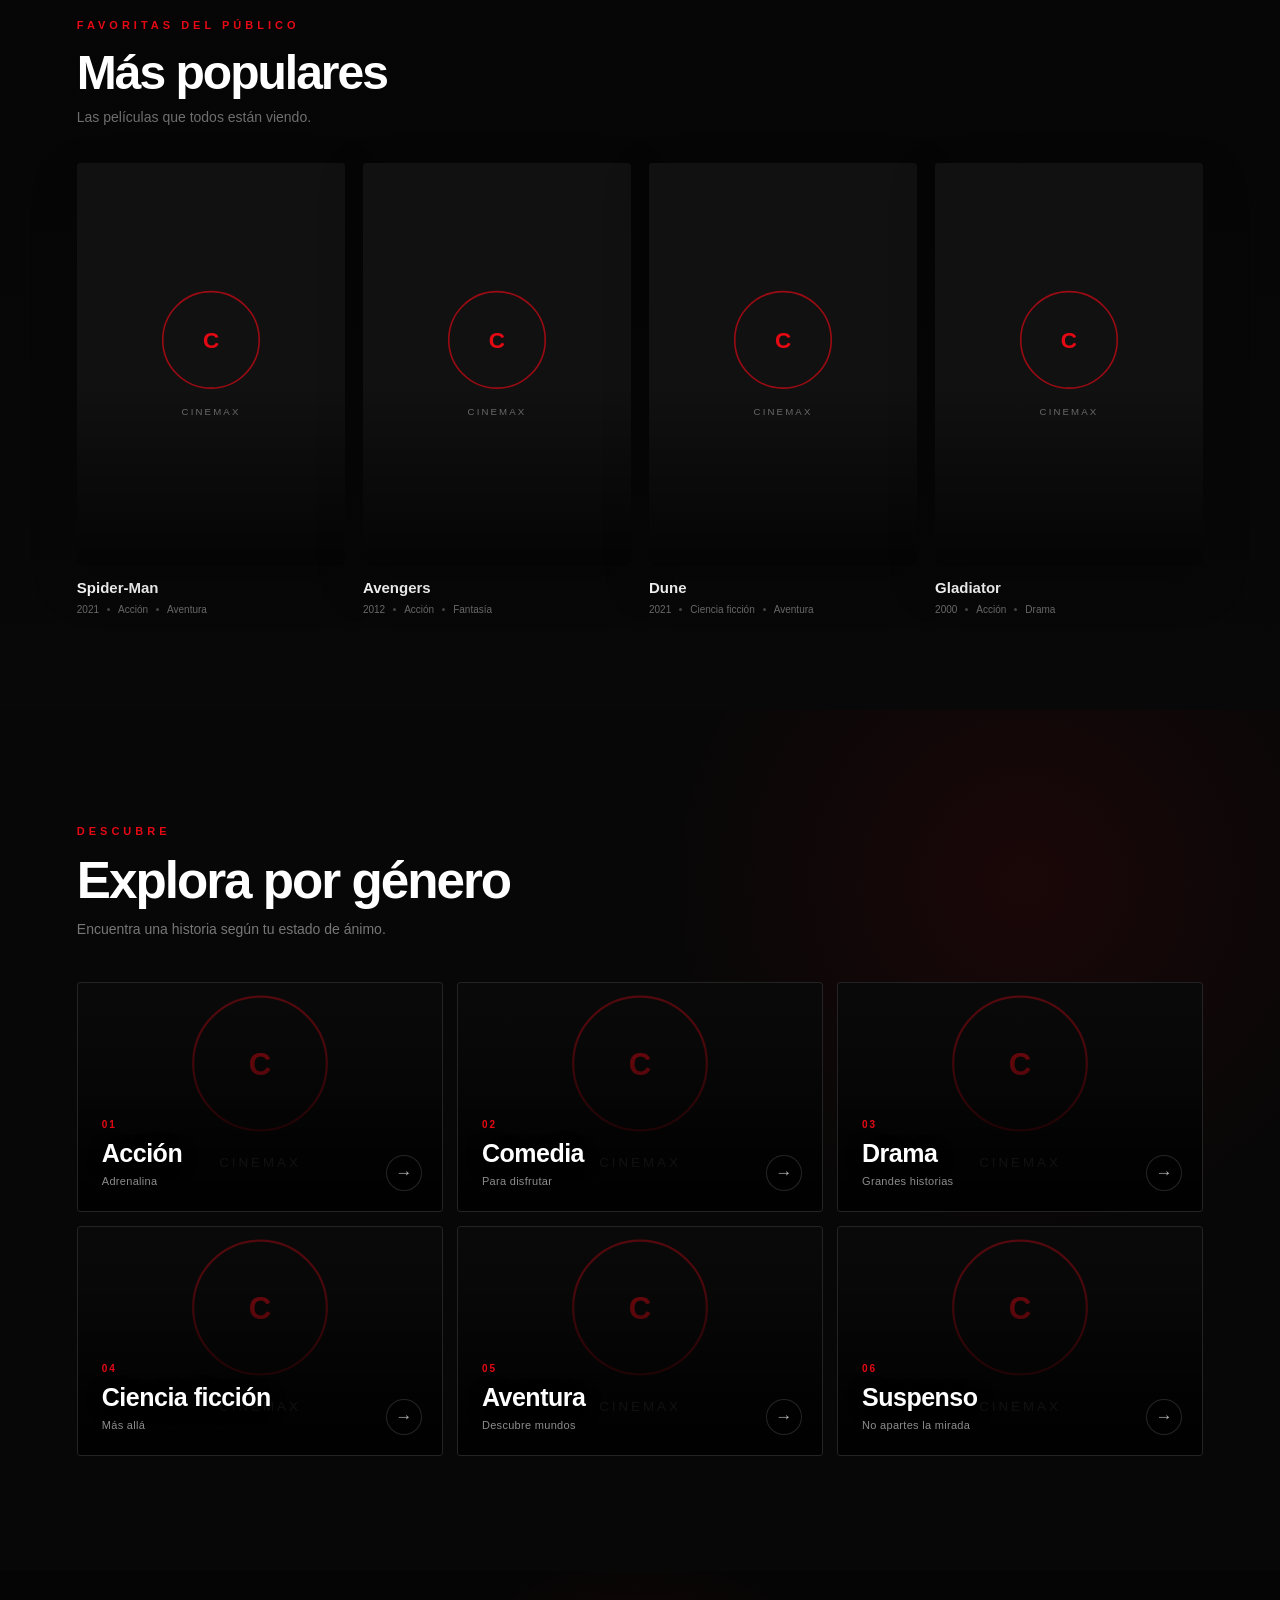
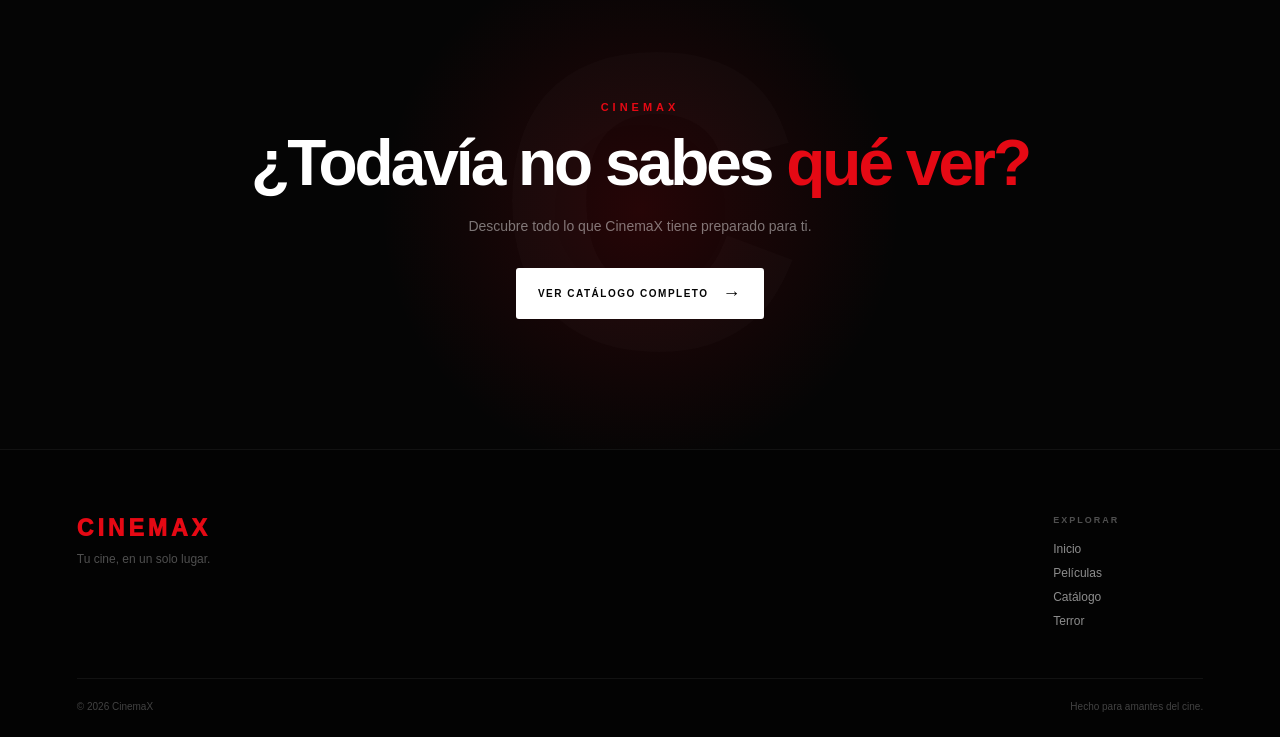
<file: peliculas/index.html>
<!DOCTYPE html>
<html lang="es">

<head>

    <meta charset="UTF-8">

    <meta
        name="viewport"
        content="width=device-width, initial-scale=1.0"
    >

    <meta
        name="theme-color"
        content="#050505"
    >

    <meta
        name="description"
        content="Explora películas en CinemaX."
    >

    <title>Películas — CinemaX</title>

    <link
        rel="stylesheet"
        href="style.css"
    >

    <style>

        /* =====================================================
           TRANSICIÓN CINEMATOGRÁFICA DEL FONDO
        ====================================================== */

        .movie-hero {
            position: relative;
            overflow: hidden;
        }

        .movie-hero .hero-background,
        .movie-hero .hero-background-slide {
            position: absolute;
            inset: 0;
            width: 100%;
            height: 100%;

            background-size: cover;
            background-position: center;
            background-repeat: no-repeat;

            transition:
                opacity 4.5s cubic-bezier(.22, .61, .36, 1),
                transform 8s cubic-bezier(.22, .61, .36, 1);

            will-change:
                opacity,
                transform;
        }

        .movie-hero .hero-background {
            z-index: 0;
            opacity: 1;
            transform: scale(1.04);
        }

        .movie-hero .hero-background-slide {
            z-index: 1;
            opacity: 0;
            transform: scale(1.07);
        }

        .movie-hero .hero-gradient {
            z-index: 2;
        }

        .movie-hero .hero-content,
        .movie-hero .hero-corner {
            position: relative;
            z-index: 3;
        }

        /* =====================================================
           MOVIMIENTO CINEMATOGRÁFICO DURANTE EL CAMBIO
        ====================================================== */

        .movie-hero.background-transition
        .hero-background {
            transform: scale(1.08);
        }

        .movie-hero.background-transition
        .hero-background-slide {
            transform: scale(1.04);
        }

    </style>

</head>


<body>


    <!-- =====================================================
         NAVBAR
    ====================================================== -->

    <header class="navbar" id="navbar">

        <div class="navbar-left">

            <a
                href="../Cinema-main/index.html"
                class="logo"
            >
                CINEMAX
            </a>


            <nav class="nav-links">

                <a href="../Cinema-main/index.html">
                    Inicio
                </a>

                <a
                    href="index.html"
                    class="active"
                >
                    Películas
                </a>

                <a href="../catalogo/index.html">
                    Catálogo
                </a>

                <a href="../terror.html">
                    Terror
                </a>

            </nav>

        </div>


        <div class="navbar-right">

            <button
                class="search-button"
                id="searchButton"
                type="button"
                aria-label="Abrir búsqueda"
            >
                ⌕
            </button>

        </div>

    </header>



    <!-- =====================================================
         FAVORITOS TOAST
    ====================================================== -->

    <div
        class="favorite-toast"
        id="favoriteToast"
        aria-live="polite"
    >

        <span class="favorite-toast-icon">
            ♥
        </span>

        <span id="favoriteToastText">
            Añadido a favoritos
        </span>

    </div>



    <!-- =====================================================
         HERO
    ====================================================== -->

    <main>

        <section class="movie-hero" id="movieHero">

            <div class="hero-background"></div>

            <div
                class="hero-background-slide"
                aria-hidden="true"
            ></div>

            <div class="hero-gradient"></div>


            <div class="hero-content">

                <span class="hero-label">
                    CINEMAX · PELÍCULAS
                </span>


                <h1>
                    Historias que
                    <br>
                    <span>merecen ser vistas.</span>
                </h1>


                <p>
                    Descubre grandes películas, nuevos estrenos
                    y clásicos que siempre vale la pena volver a ver.
                </p>


                <div class="hero-actions">

                    <button
                        class="secondary-button"
                        type="button"
                        id="featuredInfo"
                    >
                        <span>+</span>
                        MI LISTA
                    </button>

                </div>


                <div class="hero-meta">

                    <span>2024</span>

                    <i></i>

                    <span>Acción</span>

                    <i></i>

                    <span>Comedia</span>

                    <i></i>

                    <strong>16+</strong>

                </div>

            </div>


            <div
                class="hero-corner"
                aria-hidden="true"
            >
                CINEMAX / MOVIES
            </div>

        </section>



        <!-- =================================================
             DESTACADAS
        ================================================== -->

        <section class="content-section">

            <div class="section-header">

                <div>

                    <span class="section-label">
                        SELECCIÓN CINEMAX
                    </span>

                    <h2>
                        Destacadas
                    </h2>

                    <p>
                        Películas que no querrás perderte.
                    </p>

                </div>

            </div>


            <div class="movie-grid">


                <!-- DEADPOOL -->

                <article
                    class="movie-card"
                    data-title="Deadpool Wolverine Deadpool & Wolverine"
                    data-movie-id="deadpool-wolverine"
                >

                    <div class="movie-poster">

                        <img
                            src="https://image.tmdb.org/t/p/w500/8cdWjvZQUExUUTzyp4t6EDMubfO.jpg"
                            alt="Deadpool & Wolverine"
                            loading="lazy"
                        >

                        <div class="movie-gradient"></div>

                        <div class="movie-overlay">

                            <button
                                class="add-button"
                                type="button"
                                aria-label="Añadir Deadpool & Wolverine a favoritos"
                                aria-pressed="false"
                            >
                                +
                            </button>

                        </div>

                        <span class="movie-type">
                            DESTACADA
                        </span>

                    </div>


                    <div class="movie-info">

                        <h3>
                            Deadpool & Wolverine
                        </h3>

                        <div class="movie-meta">

                            <span>2024</span>

                            <i></i>

                            <span>Acción</span>

                            <i></i>

                            <span>Comedia</span>

                        </div>

                    </div>

                </article>



                <!-- OPPENHEIMER -->

                <article
                    class="movie-card"
                    data-title="Oppenheimer"
                    data-movie-id="oppenheimer"
                >

                    <div class="movie-poster">

                        <img
                            src="https://image.tmdb.org/t/p/w500/8Gxv8gSFCU0XGDykEGv7zR1n2ua.jpg"
                            alt="Oppenheimer"
                            loading="lazy"
                        >

                        <div class="movie-gradient"></div>

                        <div class="movie-overlay">

                            <button
                                class="add-button"
                                type="button"
                                aria-label="Añadir Oppenheimer a favoritos"
                                aria-pressed="false"
                            >
                                +
                            </button>

                        </div>

                    </div>


                    <div class="movie-info">

                        <h3>
                            Oppenheimer
                        </h3>

                        <div class="movie-meta">

                            <span>2023</span>

                            <i></i>

                            <span>Drama</span>

                            <i></i>

                            <span>Historia</span>

                        </div>

                    </div>

                </article>



                <!-- THE BATMAN -->

                <article
                    class="movie-card"
                    data-title="The Batman Batman"
                    data-movie-id="the-batman"
                >

                    <div class="movie-poster">

                        <img
                            src="https://image.tmdb.org/t/p/w500/74xTEgt7R36Fpooo50r9T25onhq.jpg"
                            alt="The Batman"
                            loading="lazy"
                        >

                        <div class="movie-gradient"></div>

                        <div class="movie-overlay">

                            <button
                                class="add-button"
                                type="button"
                                aria-label="Añadir The Batman a favoritos"
                                aria-pressed="false"
                            >
                                +
                            </button>

                        </div>

                    </div>


                    <div class="movie-info">

                        <h3>
                            The Batman
                        </h3>

                        <div class="movie-meta">

                            <span>2022</span>

                            <i></i>

                            <span>Acción</span>

                            <i></i>

                            <span>Crimen</span>

                        </div>

                    </div>

                </article>



                <!-- INTERSTELLAR -->

                <article
                    class="movie-card"
                    data-title="Interstellar"
                    data-movie-id="interstellar"
                >

                    <div class="movie-poster">

                        <img
                            src="https://image.tmdb.org/t/p/w500/gEU2QniE6E77NI6lCU6MxlNBvIx.jpg"
                            alt="Interstellar"
                            loading="lazy"
                        >

                        <div class="movie-gradient"></div>

                        <div class="movie-overlay">

                            <button
                                class="add-button"
                                type="button"
                                aria-label="Añadir Interstellar a favoritos"
                                aria-pressed="false"
                            >
                                +
                            </button>

                        </div>

                    </div>


                    <div class="movie-info">

                        <h3>
                            Interstellar
                        </h3>

                        <div class="movie-meta">

                            <span>2014</span>

                            <i></i>

                            <span>Ciencia ficción</span>

                            <i></i>

                            <span>Drama</span>

                        </div>

                    </div>

                </article>

            </div>

        </section>



        <!-- =================================================
             MÁS POPULARES
        ================================================== -->

        <section class="content-section dark-section">

            <div class="section-header">

                <div>

                    <span class="section-label">
                        FAVORITAS DEL PÚBLICO
                    </span>

                    <h2>
                        Más populares
                    </h2>

                    <p>
                        Las películas que todos están viendo.
                    </p>

                </div>

            </div>


            <div class="movie-grid">


                <!-- SPIDER-MAN -->

                <article
                    class="movie-card"
                    data-title="Spider-Man"
                    data-movie-id="spider-man"
                >

                    <div class="movie-poster">

                        <img
                            src="https://image.tmdb.org/t/p/w500/1g0dhYtq4irTY1GPXvft6k4YLjm.jpg"
                            alt="Spider-Man"
                            loading="lazy"
                        >

                        <div class="movie-gradient"></div>

                        <div class="movie-overlay">

                            <button
                                class="add-button"
                                type="button"
                                aria-label="Añadir Spider-Man a favoritos"
                                aria-pressed="false"
                            >
                                +
                            </button>

                        </div>

                    </div>


                    <div class="movie-info">

                        <h3>
                            Spider-Man
                        </h3>

                        <div class="movie-meta">

                            <span>2021</span>

                            <i></i>

                            <span>Acción</span>

                            <i></i>

                            <span>Aventura</span>

                        </div>

                    </div>

                </article>



                <!-- AVENGERS -->

                <article
                    class="movie-card"
                    data-title="Avengers The Avengers"
                    data-movie-id="avengers"
                >

                    <div class="movie-poster">

                        <img
                            src="https://image.tmdb.org/t/p/w500/4ssDuvEDkSArWEdyBl2X5EHvYKU.jpg"
                            alt="Avengers"
                            loading="lazy"
                        >

                        <div class="movie-gradient"></div>

                        <div class="movie-overlay">

                            <button
                                class="add-button"
                                type="button"
                                aria-label="Añadir Avengers a favoritos"
                                aria-pressed="false"
                            >
                                +
                            </button>

                        </div>

                    </div>


                    <div class="movie-info">

                        <h3>
                            Avengers
                        </h3>

                        <div class="movie-meta">

                            <span>2012</span>

                            <i></i>

                            <span>Acción</span>

                            <i></i>

                            <span>Fantasía</span>

                        </div>

                    </div>

                </article>



                <!-- DUNE -->

                <article
                    class="movie-card"
                    data-title="Dune"
                    data-movie-id="dune"
                >

                    <div class="movie-poster">

                        <img
                            src="https://image.tmdb.org/t/p/w500/1pdfLvkbY9ohJlCjQH2CZjjYVvJ.jpg"
                            alt="Dune"
                            loading="lazy"
                        >

                        <div class="movie-gradient"></div>

                        <div class="movie-overlay">

                            <button
                                class="add-button"
                                type="button"
                                aria-label="Añadir Dune a favoritos"
                                aria-pressed="false"
                            >
                                +
                            </button>

                        </div>

                    </div>


                    <div class="movie-info">

                        <h3>
                            Dune
                        </h3>

                        <div class="movie-meta">

                            <span>2021</span>

                            <i></i>

                            <span>Ciencia ficción</span>

                            <i></i>

                            <span>Aventura</span>

                        </div>

                    </div>

                </article>



                <!-- GLADIATOR -->

                <article
                    class="movie-card"
                    data-title="Gladiator"
                    data-movie-id="gladiator"
                >

                    <div class="movie-poster">

                        <img
                            src="https://image.tmdb.org/t/p/w500/ty8TGRuvJLPUmAR1H1nRIsgwvim.jpg"
                            alt="Gladiator"
                            loading="lazy"
                        >

                        <div class="movie-gradient"></div>

                        <div class="movie-overlay">

                            <button
                                class="add-button"
                                type="button"
                                aria-label="Añadir Gladiator a favoritos"
                                aria-pressed="false"
                            >
                                +
                            </button>

                        </div>

                    </div>


                    <div class="movie-info">

                        <h3>
                            Gladiator
                        </h3>

                        <div class="movie-meta">

                            <span>2000</span>

                            <i></i>

                            <span>Acción</span>

                            <i></i>

                            <span>Drama</span>

                        </div>

                    </div>

                </article>

            </div>

        </section>



        <!-- =================================================
             GÉNEROS
        ================================================== -->

        <section class="genre-section">

            <div class="genre-header">

                <span class="section-label">
                    DESCUBRE
                </span>

                <h2>
                    Explora por género
                </h2>

                <p>
                    Encuentra una historia según tu estado de ánimo.
                </p>

            </div>


            <div class="genre-grid">


                <!-- ACCIÓN -->

                <button
                    class="genre-card genre-action"
                    type="button"
                >

                    <div class="genre-image">

                        <img
                            src="https://image.tmdb.org/t/p/w780/8cdWjvZQUExUUTzyp4t6EDMubfO.jpg"
                            alt="Películas de Acción"
                            loading="lazy"
                        >

                    </div>

                    <div class="genre-overlay"></div>

                    <div class="genre-content">

                        <span>01</span>

                        <strong>
                            Acción
                        </strong>

                        <small>
                            Adrenalina
                        </small>

                    </div>

                    <div class="genre-arrow">
                        →
                    </div>

                </button>



                <!-- COMEDIA -->

                <button
                    class="genre-card genre-comedy"
                    type="button"
                >

                    <div class="genre-image">

                        <img
                            src="https://image.tmdb.org/t/p/w780/8cdWjvZQUExUUTzyp4t6EDMubfO.jpg"
                            alt="Películas de Comedia"
                            loading="lazy"
                        >

                    </div>

                    <div class="genre-overlay"></div>

                    <div class="genre-content">

                        <span>02</span>

                        <strong>
                            Comedia
                        </strong>

                        <small>
                            Para disfrutar
                        </small>

                    </div>

                    <div class="genre-arrow">
                        →
                    </div>

                </button>



                <!-- DRAMA -->

                <button
                    class="genre-card genre-drama"
                    type="button"
                >

                    <div class="genre-image">

                        <img
                            src="https://image.tmdb.org/t/p/w780/8Gxv8gSFCU0XGDykEGv7zR1n2ua.jpg"
                            alt="Películas de Drama"
                            loading="lazy"
                        >

                    </div>

                    <div class="genre-overlay"></div>

                    <div class="genre-content">

                        <span>03</span>

                        <strong>
                            Drama
                        </strong>

                        <small>
                            Grandes historias
                        </small>

                    </div>

                    <div class="genre-arrow">
                        →
                    </div>

                </button>



                <!-- CIENCIA FICCIÓN -->

                <button
                    class="genre-card genre-sci-fi"
                    type="button"
                >

                    <div class="genre-image">

                        <img
                            src="https://image.tmdb.org/t/p/w780/gEU2QniE6E77NI6lCU6MxlNBvIx.jpg"
                            alt="Películas de Ciencia ficción"
                            loading="lazy"
                        >

                    </div>

                    <div class="genre-overlay"></div>

                    <div class="genre-content">

                        <span>04</span>

                        <strong>
                            Ciencia ficción
                        </strong>

                        <small>
                            Más allá
                        </small>

                    </div>

                    <div class="genre-arrow">
                        →
                    </div>

                </button>



                <!-- AVENTURA -->

                <button
                    class="genre-card genre-adventure"
                    type="button"
                >

                    <div class="genre-image">

                        <img
                            src="https://image.tmdb.org/t/p/w780/1pdfLvkbY9ohJlCjQH2CZjjYVvJ.jpg"
                            alt="Películas de Aventura"
                            loading="lazy"
                        >

                    </div>

                    <div class="genre-overlay"></div>

                    <div class="genre-content">

                        <span>05</span>

                        <strong>
                            Aventura
                        </strong>

                        <small>
                            Descubre mundos
                        </small>

                    </div>

                    <div class="genre-arrow">
                        →
                    </div>

                </button>



                <!-- SUSPENSO -->

                <button
                    class="genre-card genre-thriller"
                    type="button"
                >

                    <div class="genre-image">

                        <img
                            src="https://image.tmdb.org/t/p/w780/74xTEgt7R36Fpooo50r9T25onhq.jpg"
                            alt="Películas de Suspenso"
                            loading="lazy"
                        >

                    </div>

                    <div class="genre-overlay"></div>

                    <div class="genre-content">

                        <span>06</span>

                        <strong>
                            Suspenso
                        </strong>

                        <small>
                            No apartes la mirada
                        </small>

                    </div>

                    <div class="genre-arrow">
                        →
                    </div>

                </button>

            </div>

        </section>



        <!-- =================================================
             CTA FINAL
        ================================================== -->

        <section class="final-cta">

            <div class="final-cta-content">

                <span class="section-label">
                    CINEMAX
                </span>

                <h2>
                    ¿Todavía no sabes
                    <span>qué ver?</span>
                </h2>

                <p>
                    Descubre todo lo que CinemaX tiene preparado
                    para ti.
                </p>

                <a
                    href="../catalogo/index.html"
                    class="cta-button"
                >
                    VER CATÁLOGO COMPLETO
                    <span>→</span>
                </a>

            </div>

        </section>

    </main>



    <!-- =====================================================
         SEARCH
    ====================================================== -->

    <div
        class="search-overlay"
        id="searchOverlay"
        aria-hidden="true"
    >

        <div class="search-backdrop"></div>

        <div class="search-content">

            <button
                class="close-search"
                id="closeSearch"
                type="button"
            >
                ×
            </button>

            <span class="section-label">
                CINEMAX SEARCH
            </span>

            <h2>
                ¿Qué quieres ver?
            </h2>

            <p>
                Busca una película dentro de CinemaX.
            </p>


            <form id="searchForm">

                <span>
                    ⌕
                </span>

                <input
                    type="text"
                    id="searchInput"
                    placeholder="Buscar película..."
                    autocomplete="off"
                >

                <button type="submit">
                    →
                </button>

            </form>

        </div>

    </div>



    <!-- =====================================================
         FOOTER
    ====================================================== -->

    <footer class="footer">

        <div class="footer-top">

            <div>

                <div class="footer-logo">
                    CINEMAX
                </div>

                <p>
                    Tu cine, en un solo lugar.
                </p>

            </div>


            <div class="footer-links">

                <span>
                    EXPLORAR
                </span>

                <a href="../Cinema-main/index.html">
                    Inicio
                </a>

                <a href="index.html">
                    Películas
                </a>

                <a href="../catalogo/index.html">
                    Catálogo
                </a>

                <a href="../terror.html">
                    Terror
                </a>

            </div>

        </div>


        <div class="footer-bottom">

            <span>
                © 2026 CinemaX
            </span>

            <span>
                Hecho para amantes del cine.
            </span>

        </div>

    </footer>



    <!-- =====================================================
         JAVASCRIPT
    ====================================================== -->

    <script>

        document.addEventListener(
            "DOMContentLoaded",
            () => {


                /* =============================================
                   NAVBAR
                ============================================== */

                const navbar =
                    document.getElementById("navbar");


                const updateNavbar = () => {

                    navbar.classList.toggle(
                        "scrolled",
                        window.scrollY > 30
                    );

                };


                updateNavbar();


                window.addEventListener(
                    "scroll",
                    updateNavbar,
                    { passive: true }
                );



                /* =============================================
                   FONDO DINÁMICO DEL HERO
                ============================================== */

                const movieHero =
                    document.getElementById(
                        "movieHero"
                    );

                const heroBackground =
                    movieHero.querySelector(
                        ".hero-background"
                    );

                const heroBackgroundSlide =
                    movieHero.querySelector(
                        ".hero-background-slide"
                    );


                /*
                 * MUCHAS imágenes diferentes.
                 *
                 * Se mantienen separadas de las imágenes
                 * de las tarjetas para que el hero tenga
                 * su propia secuencia cinematográfica.
                 */

                const heroBackgrounds = [

                    "https://image.tmdb.org/t/p/original/8cdWjvZQUExUUTzyp4t6EDMubfO.jpg",

                    "https://image.tmdb.org/t/p/original/74xTEgt7R36Fpooo50r9T25onhq.jpg",

                    "https://image.tmdb.org/t/p/original/8Gxv8gSFCU0XGDykEGv7zR1n2ua.jpg",

                    "https://image.tmdb.org/t/p/original/gEU2QniE6E77NI6lCU6MxlNBvIx.jpg",

                    "https://image.tmdb.org/t/p/original/1pdfLvkbY9ohJlCjQH2CZjjYVvJ.jpg",

                    "https://image.tmdb.org/t/p/original/5a4JdoFwll5DRtKMe7JLu9bqXrH.jpg",

                    "https://image.tmdb.org/t/p/original/7WsyChQLEftFiDOVTGkv3hFpyyt.jpg",

                    "https://image.tmdb.org/t/p/original/2E6pIbJien7B9yWpaz8Yd2yJ7wJ.jpg",

                    "https://image.tmdb.org/t/p/original/1XDDXPXGiI8id7MrUxK36ke7gkX.jpg",

                    "https://image.tmdb.org/t/p/original/6AGU5xe5mR9Y6fR8W6Q7W2wX5nL.jpg",

                    "https://image.tmdb.org/t/p/original/4HodYYKEIsGOdinkGi2Ucz6X9i0.jpg",

                    "https://image.tmdb.org/t/p/original/8YFL5QQVPy3AgrEQwNn5v9cT8lG.jpg"

                ];


                /*
                 * Cada cuánto cambia el fondo.
                 *
                 * 12 segundos da suficiente tiempo para
                 * disfrutar cada imagen sin que se sienta
                 * demasiado lento.
                 */

                const HERO_CHANGE_INTERVAL =
                    12 * 1000;


                /*
                 * Duración del crossfade.
                 *
                 * 4.5 segundos = cambio mucho más suave
                 * y cinematográfico.
                 */

                const HERO_TRANSITION_DURATION =
                    4500;


                let currentHeroIndex = 0;

                let heroTransitioning = false;


                /*
                 * Primera imagen.
                 */

                heroBackground.style.backgroundImage =
                    `url("${heroBackgrounds[0]}")`;


                /*
                 * Precargar TODAS las imágenes.
                 *
                 * Así evitamos que aparezca un fondo negro
                 * mientras el navegador descarga la siguiente.
                 */

                heroBackgrounds.forEach(
                    imageUrl => {

                        const image =
                            new Image();

                        image.src =
                            imageUrl;

                    }
                );


                /*
                 * Cambiar imagen.
                 */

                const changeHeroBackground =
                    () => {

                        if (
                            heroTransitioning ||
                            heroBackgrounds.length < 2
                        ) {

                            return;

                        }


                        heroTransitioning = true;


                        /*
                         * Siguiente imagen.
                         */

                        const nextIndex =
                            (
                                currentHeroIndex + 1
                            ) %
                            heroBackgrounds.length;


                        const nextImage =
                            heroBackgrounds[
                                nextIndex
                            ];


                        /*
                         * Colocamos la nueva imagen
                         * en la segunda capa.
                         */

                        heroBackgroundSlide.style.backgroundImage =
                            `url("${nextImage}")`;


                        /*
                         * Estado inicial.
                         */

                        heroBackgroundSlide.style.opacity =
                            "0";


                        heroBackgroundSlide.style.transform =
                            "scale(1.07)";


                        heroBackground.style.opacity =
                            "1";


                        heroBackground.style.transform =
                            "scale(1.04)";


                        /*
                         * Activamos la animación.
                         */

                        movieHero.classList.add(
                            "background-transition"
                        );


                        /*
                         * Esperamos dos frames para
                         * garantizar que el navegador
                         * registre el estado inicial.
                         */

                        requestAnimationFrame(
                            () => {

                                requestAnimationFrame(
                                    () => {

                                        /*
                                         * La nueva imagen
                                         * comienza a aparecer.
                                         */

                                        heroBackgroundSlide.style.opacity =
                                            "1";


                                        /*
                                         * La imagen anterior
                                         * comienza a desaparecer.
                                         */

                                        heroBackground.style.opacity =
                                            "0";


                                        /*
                                         * Zoom muy lento para
                                         * mantener sensación
                                         * cinematográfica.
                                         */

                                        heroBackground.style.transform =
                                            "scale(1.08)";


                                        heroBackgroundSlide.style.transform =
                                            "scale(1.04)";

                                    }
                                );

                            }
                        );


                        /*
                         * Esperamos a que termine
                         * completamente el crossfade.
                         */

                        setTimeout(
                            () => {

                                /*
                                 * Convertimos la imagen nueva
                                 * en la capa principal.
                                 */

                                heroBackground.style.backgroundImage =
                                    `url("${nextImage}")`;


                                heroBackground.style.opacity =
                                    "1";


                                heroBackground.style.transform =
                                    "scale(1.04)";


                                /*
                                 * Reiniciamos la capa secundaria.
                                 */

                                heroBackgroundSlide.style.opacity =
                                    "0";


                                heroBackgroundSlide.style.transform =
                                    "scale(1.07)";


                                /*
                                 * Guardamos índice actual.
                                 */

                                currentHeroIndex =
                                    nextIndex;


                                movieHero.classList.remove(
                                    "background-transition"
                                );


                                heroTransitioning =
                                    false;

                            },
                            HERO_TRANSITION_DURATION + 150
                        );

                    };


                /*
                 * Primer cambio después de 12 segundos.
                 */

                setInterval(
                    changeHeroBackground,
                    HERO_CHANGE_INTERVAL
                );



                /* =============================================
                   SISTEMA DE FAVORITOS COMPARTIDO CINEMAX
                ============================================== */

                const FAVORITES_KEY =
                    "cinemax_favorites";


                const getFavorites = () => {

                    try {

                        const stored =
                            localStorage.getItem(
                                FAVORITES_KEY
                            );

                        if (!stored) {
                            return [];
                        }

                        const parsed =
                            JSON.parse(stored);

                        return Array.isArray(parsed)
                            ? parsed
                            : [];

                    } catch (error) {

                        console.warn(
                            "CinemaX: no se pudieron leer los favoritos.",
                            error
                        );

                        return [];

                    }

                };


                const saveFavorites = favorites => {

                    try {

                        localStorage.setItem(
                            FAVORITES_KEY,
                            JSON.stringify(favorites)
                        );

                    } catch (error) {

                        console.warn(
                            "CinemaX: no se pudieron guardar los favoritos.",
                            error
                        );

                    }

                };


                const isFavorite = movieId => {

                    return getFavorites().some(
                        favorite =>
                            favorite.id === movieId
                    );

                };


                const addFavorite = movie => {

                    const favorites =
                        getFavorites();


                    const alreadyExists =
                        favorites.some(
                            favorite =>
                                favorite.id === movie.id
                        );


                    if (!alreadyExists) {

                        favorites.push(movie);

                        saveFavorites(
                            favorites
                        );

                    }

                };


                const removeFavorite = movieId => {

                    const favorites =
                        getFavorites();


                    const updated =
                        favorites.filter(
                            favorite =>
                                favorite.id !== movieId
                        );


                    saveFavorites(
                        updated
                    );

                };



                /* =============================================
                   TOAST
                ============================================== */

                const favoriteToast =
                    document.getElementById(
                        "favoriteToast"
                    );


                const favoriteToastText =
                    document.getElementById(
                        "favoriteToastText"
                    );


                let toastTimer = null;


                const showFavoriteToast =
                    (message, removed = false) => {

                        if (!favoriteToast) {
                            return;
                        }


                        favoriteToastText.textContent =
                            message;


                        favoriteToast.classList.toggle(
                            "removed",
                            removed
                        );


                        favoriteToast.classList.add(
                            "show"
                        );


                        clearTimeout(
                            toastTimer
                        );


                        toastTimer =
                            setTimeout(
                                () => {

                                    favoriteToast.classList.remove(
                                        "show"
                                    );

                                },
                                2200
                            );

                    };



                /* =============================================
                   ACTUALIZAR INTERFAZ DE FAVORITOS
                ============================================== */

                const updateFavoriteButton =
                    (button, favorite) => {

                        if (!button) {
                            return;
                        }


                        button.classList.toggle(
                            "added",
                            favorite
                        );


                        button.setAttribute(
                            "aria-pressed",
                            favorite
                                ? "true"
                                : "false"
                        );


                        if (favorite) {

                            button.textContent =
                                "♥";

                            button.setAttribute(
                                "aria-label",
                                "Quitar de favoritos"
                            );

                        } else {

                            button.textContent =
                                "+";

                            button.setAttribute(
                                "aria-label",
                                "Añadir a favoritos"
                            );

                        }

                    };



                /* =============================================
                   SINCRONIZAR TODAS LAS TARJETAS
                ============================================== */

                const syncFavoriteButtons = () => {

                    const cards =
                        document.querySelectorAll(
                            ".movie-card[data-movie-id]"
                        );


                    cards.forEach(card => {

                        const movieId =
                            card.dataset.movieId;


                        const button =
                            card.querySelector(
                                ".add-button"
                            );


                        updateFavoriteButton(
                            button,
                            isFavorite(movieId)
                        );

                    });


                    const heroButton =
                        document.getElementById(
                            "featuredInfo"
                        );


                    if (heroButton) {

                        const featuredFavorite =
                            isFavorite(
                                "deadpool-wolverine"
                            );


                        heroButton.classList.toggle(
                            "added",
                            featuredFavorite
                        );


                        heroButton.innerHTML =
                            featuredFavorite
                                ? "<span>♥</span> EN MI LISTA"
                                : "<span>+</span> MI LISTA";

                    }

                };


                syncFavoriteButtons();



                /* =============================================
                   BOTONES DE FAVORITOS
                ============================================== */

                document.addEventListener(
                    "click",
                    event => {

                        const addButton =
                            event.target.closest(
                                ".add-button"
                            );


                        if (!addButton) {
                            return;
                        }


                        const card =
                            addButton.closest(
                                ".movie-card"
                            );


                        if (!card) {
                            return;
                        }


                        const movieId =
                            card.dataset.movieId;


                        const title =
                            card.querySelector(
                                ".movie-info h3"
                            )?.textContent.trim()
                            || card.dataset.title
                            || "Película";


                        const image =
                            card.querySelector(
                                ".movie-poster img"
                            )?.src
                            || "";


                        const meta =
                            Array.from(
                                card.querySelectorAll(
                                    ".movie-meta span"
                                )
                            ).map(
                                element =>
                                    element.textContent.trim()
                            );


                        const movie = {

                            id: movieId,

                            title: title,

                            image: image,

                            year:
                                meta[0] || "",

                            genre:
                                meta.slice(1).join(
                                    " · "
                                )

                        };


                        const currentlyFavorite =
                            isFavorite(movieId);


                        if (currentlyFavorite) {

                            removeFavorite(
                                movieId
                            );


                            updateFavoriteButton(
                                addButton,
                                false
                            );


                            showFavoriteToast(
                                `${title} eliminado de favoritos`,
                                true
                            );

                        } else {

                            addFavorite(
                                movie
                            );


                            updateFavoriteButton(
                                addButton,
                                true
                            );


                            showFavoriteToast(
                                `${title} añadido a favoritos`
                            );

                        }


                        window.dispatchEvent(
                            new CustomEvent(
                                "cinemax:favoritesChanged"
                            )
                        );

                    }
                );



                /* =============================================
                   CAMBIOS DE FAVORITOS DESDE OTRA PÁGINA
                ============================================== */

                window.addEventListener(
                    "storage",
                    event => {

                        if (
                            event.key ===
                            FAVORITES_KEY
                        ) {

                            syncFavoriteButtons();

                        }

                    }
                );


                window.addEventListener(
                    "cinemax:favoritesChanged",
                    () => {

                        syncFavoriteButtons();

                    }
                );



                /* =============================================
                   FALLBACK DE IMÁGENES
                ============================================== */

                const fallbackPoster =
                    "data:image/svg+xml;charset=UTF-8," +
                    encodeURIComponent(`
                        <svg
                            xmlns="http://www.w3.org/2000/svg"
                            width="500"
                            height="750"
                            viewBox="0 0 500 750"
                        >

                            <rect
                                width="500"
                                height="750"
                                fill="#111"
                            />

                            <circle
                                cx="250"
                                cy="330"
                                r="90"
                                fill="none"
                                stroke="#e50914"
                                stroke-width="3"
                                opacity=".65"
                            />

                            <text
                                x="250"
                                y="345"
                                text-anchor="middle"
                                fill="#e50914"
                                font-family="Arial"
                                font-size="42"
                                font-weight="900"
                            >
                                C
                            </text>

                            <text
                                x="250"
                                y="470"
                                text-anchor="middle"
                                fill="#777"
                                font-family="Arial"
                                font-size="18"
                                letter-spacing="4"
                            >
                                CINEMAX
                            </text>

                        </svg>
                    `);


                document
                    .querySelectorAll(
                        ".movie-poster img, .genre-image img"
                    )
                    .forEach(img => {

                        img.addEventListener(
                            "error",
                            () => {

                                if (
                                    img.dataset.fallbackApplied
                                ) {
                                    return;
                                }


                                img.dataset.fallbackApplied =
                                    "true";


                                img.src =
                                    fallbackPoster;

                            },
                            { once: true }
                        );

                    });



                /* =============================================
                   SEARCH
                ============================================== */

                const searchButton =
                    document.getElementById(
                        "searchButton"
                    );


                const searchOverlay =
                    document.getElementById(
                        "searchOverlay"
                    );


                const closeSearch =
                    document.getElementById(
                        "closeSearch"
                    );


                const searchBackdrop =
                    document.querySelector(
                        ".search-backdrop"
                    );


                const searchForm =
                    document.getElementById(
                        "searchForm"
                    );


                const searchInput =
                    document.getElementById(
                        "searchInput"
                    );


                const openSearch = () => {

                    searchOverlay.classList.add(
                        "active"
                    );


                    searchOverlay.setAttribute(
                        "aria-hidden",
                        "false"
                    );


                    document.body.classList.add(
                        "search-open"
                    );


                    setTimeout(
                        () =>
                            searchInput.focus(),
                        200
                    );

                };


                const closeSearchOverlay = () => {

                    searchOverlay.classList.remove(
                        "active"
                    );


                    searchOverlay.setAttribute(
                        "aria-hidden",
                        "true"
                    );


                    document.body.classList.remove(
                        "search-open"
                    );

                };


                searchButton.addEventListener(
                    "click",
                    openSearch
                );


                closeSearch.addEventListener(
                    "click",
                    closeSearchOverlay
                );


                searchBackdrop.addEventListener(
                    "click",
                    closeSearchOverlay
                );


                document.addEventListener(
                    "keydown",
                    event => {

                        if (
                            event.key === "Escape"
                        ) {

                            closeSearchOverlay();

                        }

                    }
                );


                searchForm.addEventListener(
                    "submit",
                    event => {

                        event.preventDefault();


                        const query =
                            searchInput.value
                                .trim()
                                .toLowerCase();


                        if (!query) {
                            return;
                        }


                        const cards =
                            document.querySelectorAll(
                                ".movie-card"
                            );


                        let found = false;


                        cards.forEach(card => {

                            const title =
                                (
                                    card.dataset.title ||
                                    ""
                                ).toLowerCase();


                            const visible =
                                title.includes(query);


                            card.classList.toggle(
                                "search-hidden",
                                !visible
                            );


                            if (visible) {
                                found = true;
                            }

                        });


                        closeSearchOverlay();


                        if (!found) {

                            alert(
                                `No encontramos "${searchInput.value}" en esta sección.`
                            );

                        }


                        searchInput.value = "";

                    }
                );



                /* =============================================
                   GÉNEROS
                ============================================== */

                document
                    .querySelectorAll(".genre-card")
                    .forEach(button => {

                        button.addEventListener(
                            "click",
                            () => {

                                const genre =
                                    button.querySelector(
                                        "strong"
                                    )?.textContent
                                    || "este género";


                                alert(
                                    `Próximamente podrás explorar todas las películas de ${genre}.`
                                );

                            }
                        );

                    });



                /* =============================================
                   HERO — MI LISTA
                ============================================== */

                const featuredInfo =
                    document.getElementById(
                        "featuredInfo"
                    );


                if (featuredInfo) {

                    featuredInfo.addEventListener(
                        "click",
                        () => {

                            const movieId =
                                "deadpool-wolverine";


                            const currentlyFavorite =
                                isFavorite(
                                    movieId
                                );


                            if (currentlyFavorite) {

                                removeFavorite(
                                    movieId
                                );


                                showFavoriteToast(
                                    "Deadpool & Wolverine eliminado de favoritos",
                                    true
                                );

                            } else {

                                addFavorite({

                                    id:
                                        movieId,

                                    title:
                                        "Deadpool & Wolverine",

                                    image:
                                        "https://image.tmdb.org/t/p/w500/8cdWjvZQUExUUTzyp4t6EDMubfO.jpg",

                                    year:
                                        "2024",

                                    genre:
                                        "Acción · Comedia"

                                });


                                showFavoriteToast(
                                    "Deadpool & Wolverine añadido a favoritos"
                                );

                            }


                            syncFavoriteButtons();


                            window.dispatchEvent(
                                new CustomEvent(
                                    "cinemax:favoritesChanged"
                                )
                            );

                        }
                    );

                }



                /* =============================================
                   ACTUALIZACIÓN AL VOLVER A LA PÁGINA
                ============================================== */

                document.addEventListener(
                    "visibilitychange",
                    () => {

                        if (
                            document.visibilityState ===
                            "visible"
                        ) {

                            syncFavoriteButtons();

                        }

                    }
                );

            }

        );

    </script>


</body>

</html>
</file>
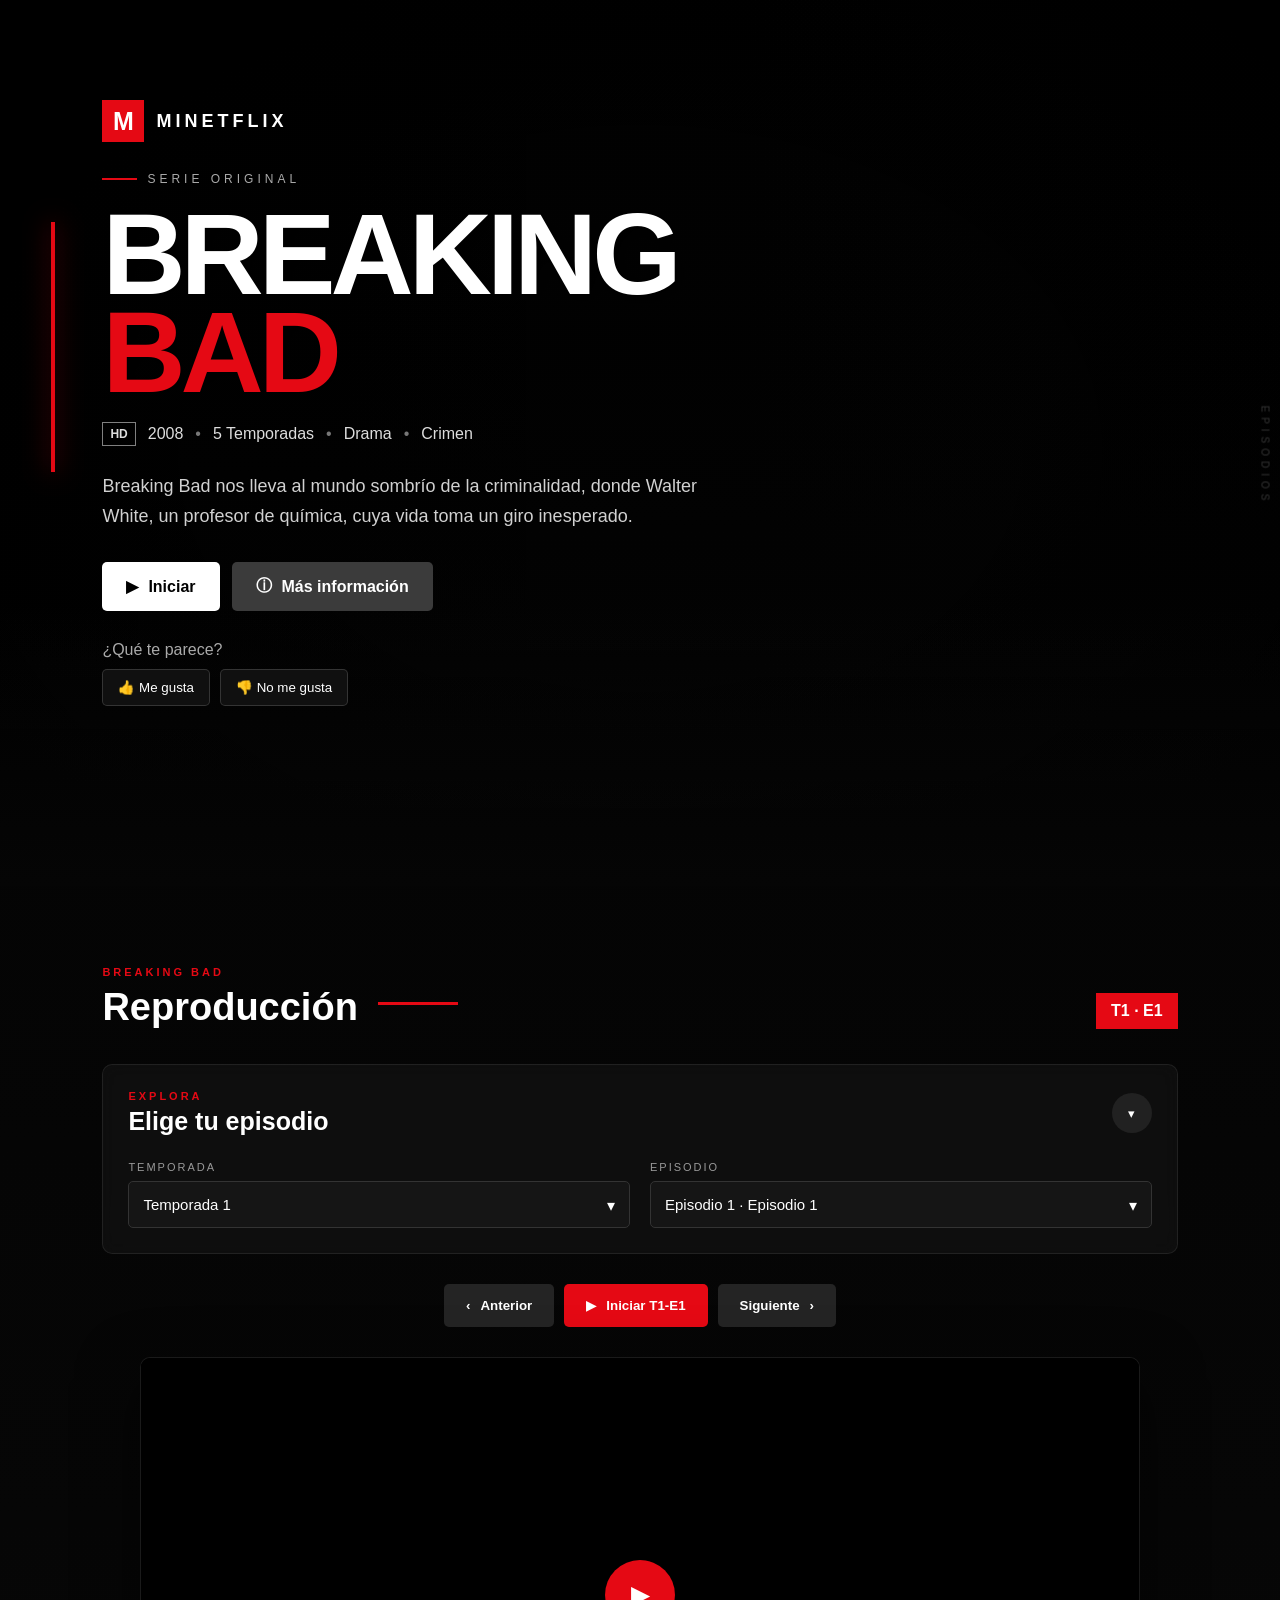
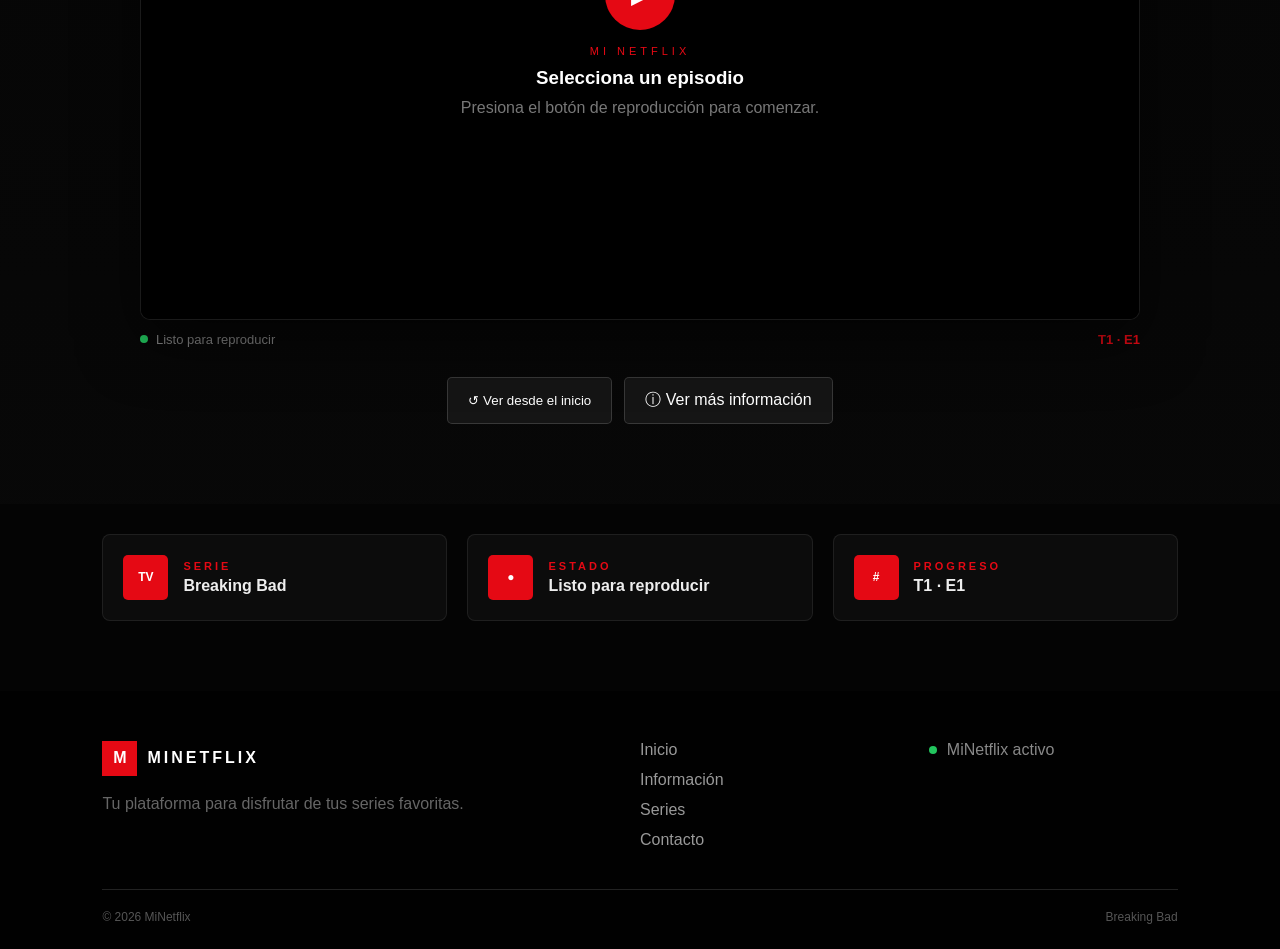
<file: Cinema-main/Serie3/index.html>
<!DOCTYPE html>
<html lang="es">

<head>

    <meta charset="UTF-8">

    <meta
        name="viewport"
        content="width=device-width, initial-scale=1.0"
    >

    <meta
        name="theme-color"
        content="#050505"
    >

    <meta
        name="description"
        content="Breaking Bad - MiNetflix"
    >

    <title>
        Breaking Bad | MiNetflix
    </title>

    <link
        rel="stylesheet"
        href="styles.css"
    >

</head>


<body>


<!-- =====================================================
     VIDEO DE FONDO GLOBAL
     ESTE VIDEO QUEDA DETRAS DE TODA LA PAGINA
====================================================== -->

<div class="global-video-background">

    <video
        id="trailer"
        autoplay
        loop
        muted
        playsinline
        preload="auto"
    >

        <source
            src="./peli/The Walking.mp4"
            type="video/mp4"
        >

    </video>


    <!-- OSCURECIMIENTO GENERAL -->

    <div class="global-video-dark"></div>


    <!-- DEGRADADO IZQUIERDO -->

    <div class="global-video-left"></div>


    <!-- DEGRADADO INFERIOR -->

    <div class="global-video-bottom"></div>


    <!-- VIÑETA -->

    <div class="global-video-vignette"></div>

</div>



<!-- =====================================================
     CONTENEDOR PRINCIPAL
====================================================== -->

<main class="serie-container">


    <!-- =================================================
         HERO
    ================================================== -->

    <section class="hero-section">


        <div class="hero-red-line"></div>


        <div class="hero-content">


            <!-- MARCA -->

            <div class="serie-brand">

                <span class="brand-mark">
                    M
                </span>

                <span class="brand-name">
                    MINETFLIX
                </span>

            </div>



            <!-- ORIGINAL -->

            <div class="original-label">

                <span class="original-line"></span>

                <span>
                    SERIE ORIGINAL
                </span>

            </div>



            <!-- TITULO -->

            <h1 class="serie-title">

                <span>
                    BREAKING
                </span>

                <span>
                    BAD
                </span>

            </h1>



            <!-- META -->

            <div class="serie-meta">

                <span class="quality">
                    HD
                </span>

                <span>
                    2008
                </span>

                <span class="dot">
                    •
                </span>

                <span>
                    5 Temporadas
                </span>

                <span class="dot">
                    •
                </span>

                <span>
                    Drama
                </span>

                <span class="dot">
                    •
                </span>

                <span>
                    Crimen
                </span>

            </div>



            <!-- DESCRIPCION -->

            <div class="serie-description">

                <p>
                    Breaking Bad nos lleva al mundo sombrío
                    de la criminalidad, donde Walter White,
                    un profesor de química, cuya vida toma
                    un giro inesperado.
                </p>

            </div>



            <!-- ACCIONES -->

            <div class="hero-actions">


                <button
                    id="heroStartButton"
                    class="hero-play-button"
                    onclick="startEpisode()"
                    type="button"
                >

                    <span class="play-symbol">
                        ▶
                    </span>

                    <strong id="heroStartButtonText">
                        Iniciar
                    </strong>

                </button>



                <a
                    href="./episodios/Breaking-Bad.html"
                    class="hero-info-button"
                >

                    <span class="info-symbol">
                        ⓘ
                    </span>

                    <span>
                        Más información
                    </span>

                </a>


            </div>



            <!-- REACCIONES -->

            <div class="reaction-area">

                <span class="reaction-question">
                    ¿Qué te parece?
                </span>


                <div class="like-dislike-buttons">


                    <button
                        id="likeButton"
                        class="reaction-button"
                        type="button"
                        onclick="setReaction('like')"
                    >

                        <span class="reaction-icon">
                            👍
                        </span>

                        <span>
                            Me gusta
                        </span>

                    </button>



                    <button
                        id="dislikeButton"
                        class="reaction-button"
                        type="button"
                        onclick="setReaction('dislike')"
                    >

                        <span class="reaction-icon">
                            👎
                        </span>

                        <span>
                            No me gusta
                        </span>

                    </button>


                </div>

            </div>


        </div>



        <!-- FADE -->

        <div class="hero-bottom-fade"></div>


    </section>



    <!-- =================================================
         EPISODIOS
    ================================================== -->

    <section class="episode-section">


        <!-- CABECERA -->

        <div class="section-heading">


            <div class="heading-left">

                <span class="section-kicker">
                    BREAKING BAD
                </span>


                <div class="section-title-row">

                    <h2>
                        Reproducción
                    </h2>

                    <span class="heading-red-line"></span>

                </div>

            </div>


            <div
                class="current-episode-badge"
                id="currentEpisodeBadge"
            >
                T1 · E1
            </div>


        </div>



        <!-- =================================================
             EXPLORADOR
        ================================================== -->

        <div class="episode-explorer">


            <div class="explorer-header">


                <div>

                    <span class="explorer-kicker">
                        EXPLORA
                    </span>

                    <h3>
                        Elige tu episodio
                    </h3>

                </div>


                <button
                    id="explorerToggle"
                    class="explorer-toggle"
                    type="button"
                    aria-label="Mostrar u ocultar opciones"
                    onclick="toggleExplorer()"
                >
                    ▾
                </button>


            </div>



            <div
                id="episodeSelectors"
                class="episode-selectors"
            >


                <!-- TEMPORADA -->

                <div class="selector-box">

                    <label for="seasonSelect">
                        TEMPORADA
                    </label>


                    <div class="select-wrapper">

                        <select
                            id="seasonSelect"
                            onchange="changeSeason()"
                        >
                        </select>


                        <span class="select-arrow">
                            ▾
                        </span>

                    </div>

                </div>



                <!-- EPISODIO -->

                <div class="selector-box">

                    <label for="episodeSelect">
                        EPISODIO
                    </label>


                    <div class="select-wrapper">

                        <select
                            id="episodeSelect"
                            onchange="changeEpisode()"
                        >
                        </select>


                        <span class="select-arrow">
                            ▾
                        </span>

                    </div>

                </div>


            </div>


        </div>



        <!-- =================================================
             CONTROLES
        ================================================== -->

        <div
            id="controlsContainer"
            class="controls-container"
        >


            <button
                class="episode-button secondary"
                onclick="previousEpisode()"
                type="button"
            >

                <span class="button-icon">
                    ‹
                </span>

                <span>
                    Anterior
                </span>

            </button>



            <button
                id="startButton"
                class="episode-button primary"
                onclick="startEpisode()"
                type="button"
            >

                <span class="button-icon">
                    ▶
                </span>

                <span id="startButtonText">
                    Iniciar T1-E1
                </span>

            </button>



            <button
                class="episode-button secondary"
                onclick="nextEpisode()"
                type="button"
            >

                <span>
                    Siguiente
                </span>

                <span class="button-icon">
                    ›
                </span>

            </button>


        </div>



        <!-- =================================================
             REPRODUCTOR
        ================================================== -->

        <div class="player-section">


            <div
                id="videoContainer"
                class="video-container"
            >


                <div
                    class="player-placeholder"
                    id="playerPlaceholder"
                >


                    <div class="placeholder-glow"></div>


                    <div class="placeholder-icon">
                        ▶
                    </div>


                    <span class="placeholder-label">
                        MI NETFLIX
                    </span>


                    <h3>
                        Selecciona un episodio
                    </h3>


                    <p>
                        Presiona el botón de reproducción
                        para comenzar.
                    </p>


                </div>


            </div>



            <!-- ESTADO -->

            <div class="player-status-row">


                <div class="player-status">

                    <span class="status-dot"></span>

                    <span id="playerStatusText">
                        Listo para reproducir
                    </span>

                </div>


                <div
                    class="player-current"
                    id="playerCurrent"
                >
                    T1 · E1
                </div>


            </div>


        </div>



        <!-- =================================================
             ACCIONES INFERIORES
        ================================================== -->

        <div class="series-actions">


            <button
                id="restartButton"
                class="action-button"
                onclick="restartToFirstEpisode()"
                type="button"
            >

                <span>
                    ↺
                </span>

                <span>
                    Ver desde el inicio
                </span>

            </button>



            <a
                href="./episodios/Breaking-Bad.html"
                class="action-button info-action"
            >

                <span>
                    ⓘ
                </span>

                <span>
                    Ver más información
                </span>

            </a>


        </div>


    </section>



    <!-- =================================================
         INFORMACION
    ================================================== -->

    <section class="bottom-info">


        <div class="info-card">


            <div class="info-card-icon">
                TV
            </div>


            <div class="info-card-content">

                <span class="info-card-label">
                    SERIE
                </span>

                <strong>
                    Breaking Bad
                </strong>

            </div>


        </div>



        <div class="info-card">


            <div class="info-card-icon status-icon">
                ●
            </div>


            <div class="info-card-content">

                <span class="info-card-label">
                    ESTADO
                </span>

                <strong id="watchStatus">
                    Listo para reproducir
                </strong>

            </div>


        </div>



        <div class="info-card">


            <div class="info-card-icon">
                #
            </div>


            <div class="info-card-content">

                <span class="info-card-label">
                    PROGRESO
                </span>

                <strong id="progressText">
                    T1 · E1
                </strong>

            </div>


        </div>


    </section>



    <!-- ETIQUETA -->

    <div class="episodes-side-label">
        EPISODIOS
    </div>


</main>



<!-- =====================================================
     FOOTER
====================================================== -->

<footer>


    <div class="footer-inner">


        <!-- MARCA -->

        <div class="footer-brand">

            <div class="footer-logo">

                <span class="footer-logo-mark">
                    M
                </span>

                <span class="footer-logo-text">
                    MINETFLIX
                </span>

            </div>


            <p class="footer-description">
                Tu plataforma para disfrutar de tus series
                favoritas.
            </p>

        </div>



        <!-- ENLACES -->

        <div class="footer-links">


            <a
                href="./index.html"
                class="footer-link"
            >
                Inicio
            </a>


            <a
                href="./episodios/Breaking-Bad.html"
                class="footer-link"
            >
                Información
            </a>


            <a
                href="#"
                class="footer-link"
            >
                Series
            </a>


            <a
                href="#"
                class="footer-link"
            >
                Contacto
            </a>


        </div>



        <!-- ESTADO -->

        <div class="footer-status">

            <span class="footer-status-dot"></span>

            <span>
                MiNetflix activo
            </span>

        </div>


    </div>



    <div class="footer-divider"></div>



    <div class="footer-bottom">

        <span>
            © 2026 MiNetflix
        </span>

        <span>
            Breaking Bad
        </span>

    </div>


</footer>








<!-- =========================================================
     JAVASCRIPT
========================================================= -->

<script>

/* =========================================================
   CONFIGURACION DE BREAKING BAD
========================================================= */

const seriesData = {

    title: "Breaking Bad",

    seasons: [

        /* =====================================================
           TEMPORADA 1
        ===================================================== */

        {
            number: 1,

            episodes: [

                {
                    number: 1,
                    title: "Episodio 1",
                    url: "https://drive.google.com/file/d/1A6150sx30rk1-0wx7ABHUGNfbXoyf2gD/preview"
                },

                {
                    number: 2,
                    title: "Episodio 2",
                    url: "https://drive.google.com/file/d/1jhmOY4oW90oTabdUtTm_KK76ke7UYzVm/preview"
                },

                {
                    number: 3,
                    title: "Episodio 3",
                    url: "https://drive.google.com/file/d/16Vuq4-1h1VH_u2nUC16wtiJGzIsqZUr5/preview"
                },

                {
                    number: 4,
                    title: "Episodio 4",
                    url: "https://drive.google.com/file/d/1nj0ygk5sFQ0dgZHumOWeXYhDqMjQMAlb/preview"
                },

                {
                    number: 5,
                    title: "Episodio 5",
                    url: "https://drive.google.com/file/d/11RtNz-ylgeAyRN0lkDGFjoX2-9xxIHea/preview"
                },

                {
                    number: 6,
                    title: "Episodio 6",
                    url: "https://drive.google.com/file/d/1tS4El77638m9WBJvqgV8FeM02AiBkK3p/preview"
                },

                {
                    number: 7,
                    title: "Episodio 7",
                    url: "https://drive.google.com/file/d/1W-Wv-tlsUlRwODEUNItiMjCznTlqV05Z/preview"
                }

            ]
        },


        /* =====================================================
           TEMPORADA 2
        ===================================================== */

        {
            number: 2,

            episodes: [

                {
                    number: 1,
                    title: "Episodio 1",
                    url: "https://drive.google.com/file/d/1wTRYpL71hHDADCx0ZjJX0SH9UT3_EXVU/preview"
                },

                {
                    number: 2,
                    title: "Episodio 2",
                    url: "https://drive.google.com/file/d/1fZInlvajaO-wLFqJFugxv2qCj6ZHHa5G/preview"
                },

                {
                    number: 3,
                    title: "Episodio 3",
                    url: "https://drive.google.com/file/d/1fjsSTpDtiXlkkmH-sQ1mj6j7qRJ5-sXr/preview"
                },

                {
                    number: 4,
                    title: "Episodio 4",
                    url: "https://drive.google.com/file/d/11RJQGIC_RUNsLMFIryIHwU-stC0MWw2G/preview"
                },

                {
                    number: 5,
                    title: "Episodio 5",
                    url: "https://drive.google.com/file/d/1XAqDRlQeGe18KVkCY8HMjZ6uKGhGWr7z/preview"
                },

                {
                    number: 6,
                    title: "Episodio 6",
                    url: "https://drive.google.com/file/d/12gmD5DOvgYxd2Hg-F3XeJ_aH83YY4cg9/preview"
                },

                {
                    number: 7,
                    title: "Episodio 7",
                    url: "https://drive.google.com/file/d/1iqC2Yd20wB95DXjyr6oLL8kupRs0ZMX7/preview"
                },

                {
                    number: 8,
                    title: "Episodio 8",
                    url: "https://drive.google.com/file/d/1PcGX0Es3CW0JiDNPMF-6_9HyT11_cIxP/preview"
                },

                {
                    number: 9,
                    title: "Episodio 9",
                    url: "https://drive.google.com/file/d/1fmzuAo1FngqwE488Gj6s75UpZwhNsiNP/preview"
                },

                {
                    number: 10,
                    title: "Episodio 10",
                    url: "https://drive.google.com/file/d/1dDwV2QiOhDDphthaOSqx8gD_2qx-eCDj/preview"
                },

                {
                    number: 11,
                    title: "Episodio 11",
                    url: "https://drive.google.com/file/d/1_AanjFKiwBlXH-I-qgHv4NGnfdO2g451/preview"
                },

                {
                    number: 12,
                    title: "Episodio 12",
                    url: "https://drive.google.com/file/d/1AMjCZmUZ5RG3Pp0413xJCTFoyX75VD9m/preview"
                },

                {
                    number: 13,
                    title: "Episodio 13",
                    url: "https://drive.google.com/file/d/1Do2HofXl9eTQI9Os5aLZ1bXpu3WDma9g/preview"
                }

            ]
        },


        /* =====================================================
           TEMPORADA 3
        ===================================================== */

        {
            number: 3,

            episodes: [

                {
                    number: 1,
                    title: "Episodio 1",
                    url: "https://drive.google.com/file/d/1ZgoGwOtPKrTxTu0GXkrcJ66bcBdMZUI5/preview"
                },

                {
                    number: 2,
                    title: "Episodio 2",
                    url: "https://drive.google.com/file/d/1fOXwXq-SZk71ewO9Xq_JuLh89MJzPbFQ/preview"
                },

                {
                    number: 3,
                    title: "Episodio 3",
                    url: "https://drive.google.com/file/d/1w0OxXQ8gerIpZDKiow88ms6GD6VbHKC9/preview"
                },

                {
                    number: 4,
                    title: "Episodio 4",
                    url: "https://drive.google.com/file/d/1xB6-CpXIeWz4R6nD8YF7Kkg_I861eICM/preview"
                },

                {
                    number: 5,
                    title: "Episodio 5",
                    url: "https://drive.google.com/file/d/1BiSk-7714a5YpHXReqEjhyW9Qfn3Yin0/preview"
                },

                {
                    number: 6,
                    title: "Episodio 6",
                    url: "https://drive.google.com/file/d/1LpGXnueew_adndpBSA2Qkjdua7rzptSK/preview"
                },

                {
                    number: 7,
                    title: "Episodio 7",
                    url: "https://drive.google.com/file/d/1Q04uuycnY1VcV-dQm7UHTsxyRrQRPmkL/preview"
                },

                {
                    number: 8,
                    title: "Episodio 8",
                    url: "https://drive.google.com/file/d/1fmLh8fM2scZ4xszmp9Bz-ZhzN6-HZomW/preview"
                },

                {
                    number: 9,
                    title: "Episodio 9",
                    url: "https://drive.google.com/file/d/1hyvPe_Ksf9Hf9aJB9s6UZDN_eUFudgp6/preview"
                },

                {
                    number: 10,
                    title: "Episodio 10",
                    url: "https://drive.google.com/file/d/1WyK3-Vnx46kso2uwJUXY10X3wE_I6trG/preview"
                },

                {
                    number: 11,
                    title: "Episodio 11",
                    url: "https://drive.google.com/file/d/1ubb8J5cvK7K2Y0Gxdvqfet0cqcX753R-/preview"
                },

                {
                    number: 12,
                    title: "Episodio 12",
                    url: "https://drive.google.com/file/d/1VSMyAw2dlHIXKifpsTuSa_ssu6ARJACw/preview"
                },

                {
                    number: 13,
                    title: "Episodio 13",
                    url: "https://drive.google.com/file/d/16sLTh4Nj4dsvivCKsb3DVCWsjSGa3d49/preview"
                }

            ]
        },


        /* =====================================================
           TEMPORADA 4
        ===================================================== */

        {
            number: 4,

            episodes: [

                {
                    number: 1,
                    title: "Episodio 1",
                    url: "https://drive.google.com/file/d/1Xfl-RyNYS2iFl32YZWYJ9q7FtmCoFK1d/preview"
                },

                {
                    number: 2,
                    title: "Episodio 2",
                    url: "https://drive.google.com/file/d/1FcVDSXGBb4gAlbsJWsuaaf96pJ-nX_J-/preview"
                },

                {
                    number: 3,
                    title: "Episodio 3",
                    url: "https://drive.google.com/file/d/1XvktieEiIHpjo9CQCBda0LnjQ7UEK1Fr/preview"
                },

                {
                    number: 4,
                    title: "Episodio 4",
                    url: "https://drive.google.com/file/d/1dKXWsUASAb28b-hOVk1xaOKgY_ZS04t7/preview"
                },

                {
                    number: 5,
                    title: "Episodio 5",
                    url: "https://drive.google.com/file/d/1l-U32Q9bAQ-BQ1oTZwlKEJaRhNulqypJ/preview"
                },

                {
                    number: 6,
                    title: "Episodio 6",
                    url: "https://drive.google.com/file/d/17RuNO1aTI3SoZ-M8nuwLYlpYmt0bxfZV/preview"
                },

                {
                    number: 7,
                    title: "Episodio 7",
                    url: "https://drive.google.com/file/d/1_zUYcqvwM23OKvSSNn5chgljeIYulJmk/preview"
                },

                {
                    number: 8,
                    title: "Episodio 8",
                    url: "https://drive.google.com/file/d/1GQ6lnOoKvUAWvkM-yLwdtG89ykn3KbvY/preview"
                },

                {
                    number: 9,
                    title: "Episodio 9",
                    url: "https://drive.google.com/file/d/1O36iUMyNIn_bvAyct9rCNlSW5Gfi1-5W/preview"
                },

                {
                    number: 10,
                    title: "Episodio 10",
                    url: "https://drive.google.com/file/d/1W3lZenL1Jm8npAhKjsmAaQGlqE--yUfG/preview"
                },

                {
                    number: 11,
                    title: "Episodio 11",
                    url: "https://drive.google.com/file/d/1hEnrQTRDxPj_amEdUJLuLp6TSWjyTW7h/preview"
                },

                {
                    number: 12,
                    title: "Episodio 12",
                    url: "https://drive.google.com/file/d/1sgXQ47oVLbSPnS1cWObZ8HeWZNk7jtNN/preview"
                },

                {
                    number: 13,
                    title: "Episodio 13",
                    url: "https://drive.google.com/file/d/1giWLfQwvTS5Qwa8neV2tgeA56dxyWw-F/preview"
                }

            ]
        },


        /* =====================================================
           TEMPORADA 5
        ===================================================== */

        {
            number: 5,

            episodes: [

                {
                    number: 1,
                    title: "Episodio 1",
                    url: "https://drive.google.com/file/d/147IZGouMqvjd5Uz_z6ktVAz2s_SlrhLn/preview"
                },

                {
                    number: 2,
                    title: "Episodio 2",
                    url: "https://drive.google.com/file/d/1Aty9WMU12PuC84X5uuSAwnwEyDCzShzB/preview"
                },

                {
                    number: 3,
                    title: "Episodio 3",
                    url: "https://drive.google.com/file/d/1QwqL1MLae3uxhlZxST5Kn7whslWQtZo0/preview"
                },

                {
                    number: 4,
                    title: "Episodio 4",
                    url: "https://drive.google.com/file/d/1et6zuOT2IXYOYSHSWgBu564giqmBJORz/preview"
                },

                {
                    number: 5,
                    title: "Episodio 5",
                    url: "https://drive.google.com/file/d/1TRs20FHV1A5em03XamQToenNpTmIUbrO/preview"
                },

                {
                    number: 6,
                    title: "Episodio 6",
                    url: "https://drive.google.com/file/d/1HAl2wEh9W_IrrKM8Yd0sMfH1-JJNL_Sn/preview"
                },

                {
                    number: 7,
                    title: "Episodio 7",
                    url: "https://drive.google.com/file/d/11M9abF4eNbyS4du1HQPQ62C5tpyom2fI/preview"
                },

                {
                    number: 8,
                    title: "Episodio 8",
                    url: "https://drive.google.com/file/d/1Wz12k2UmmAxRXui5Jv2HeRqzz1Cz7LZt/preview"
                },

                {
                    number: 9,
                    title: "Episodio 9",
                    url: "https://drive.google.com/file/d/16OCOOmysjQY7tTiarUOybUzY-r_TM2jS/preview"
                },

                {
                    number: 10,
                    title: "Episodio 10",
                    url: "https://drive.google.com/file/d/1u_ldfxi3sVtDCSz6N_BvfnH_GvT83KJM/preview"
                },

                {
                    number: 11,
                    title: "Episodio 11",
                    url: "https://drive.google.com/file/d/1-U2iWgNbCswiN1L7rOciQaLSVOMO1rRV/preview"
                },

                {
                    number: 12,
                    title: "Episodio 12",
                    url: "https://drive.google.com/file/d/1TSNKAixd6PHzIyZuf8Xdcn6PkJYR6_eI/preview"
                },

                {
                    number: 13,
                    title: "Episodio 13",
                    url: "https://drive.google.com/file/d/1AUjqS2Bku0YD2d1Wf4LBrlywX7w9VrCL/preview"
                },

                {
                    number: 14,
                    title: "Episodio 14",
                    url: "https://drive.google.com/file/d/1H8phj2nXSWCRgR02GYvPjb5p2gze6V17/preview"
                },

                {
                    number: 15,
                    title: "Episodio 15",
                    url: "https://drive.google.com/file/d/1EG7u2var7w83jWlVmF8allSHxkU7dtD6/preview"
                },

                {
                    number: 16,
                    title: "Episodio 16",
                    url: "https://drive.google.com/file/d/167RIyhgWOZ-SoBHQFzCF9w01l-FmgdeN/preview"
                }

            ]
        }

    ]

};


/* =========================================================
   ESTADO
========================================================= */

let currentSeason = 1;
let currentEpisode = 1;
let currentVideo = null;


/* =========================================================
   ELEMENTOS
========================================================= */

const seasonSelect =
    document.getElementById("seasonSelect");

const episodeSelect =
    document.getElementById("episodeSelect");

const videoContainer =
    document.getElementById("videoContainer");

const playerPlaceholder =
    document.getElementById("playerPlaceholder");

const videoBackground =
    document.getElementById("videoBackground");

const videoPlayer =
    document.getElementById("videoPlayer");

const playerStatusText =
    document.getElementById("playerStatusText");

const playerCurrent =
    document.getElementById("playerCurrent");

const currentEpisodeBadge =
    document.getElementById("currentEpisodeBadge");

const progressText =
    document.getElementById("progressText");

const watchStatus =
    document.getElementById("watchStatus");

const startButtonText =
    document.getElementById("startButtonText");

const heroStartButtonText =
    document.getElementById("heroStartButtonText");


/* =========================================================
   INICIALIZAR
========================================================= */

document.addEventListener(
    "DOMContentLoaded",
    function () {

        loadProgress();

        loadSeasons();

        updateEpisodeInterface();

        loadSavedReaction();

    }
);


/* =========================================================
   TEMPORADAS
========================================================= */

function loadSeasons() {

    seasonSelect.innerHTML = "";

    seriesData.seasons.forEach(
        function (season) {

            const option =
                document.createElement("option");

            option.value =
                season.number;

            option.textContent =
                "Temporada " + season.number;

            seasonSelect.appendChild(option);

        }
    );

    seasonSelect.value =
        currentSeason;

    loadEpisodes();

}


/* =========================================================
   EPISODIOS
========================================================= */

function loadEpisodes() {

    episodeSelect.innerHTML = "";

    const season =
        getCurrentSeason();

    if (
        !season ||
        !season.episodes ||
        season.episodes.length === 0
    ) {

        const option =
            document.createElement("option");

        option.value = "1";

        option.textContent =
            "Episodio 1";

        episodeSelect.appendChild(option);

        currentEpisode = 1;

        return;
    }

    season.episodes.forEach(
        function (episode) {

            const option =
                document.createElement("option");

            option.value =
                episode.number;

            option.textContent =
                "Episodio " +
                episode.number +
                (
                    episode.title
                        ? " · " + episode.title
                        : ""
                );

            episodeSelect.appendChild(option);

        }
    );

    episodeSelect.value =
        currentEpisode;

}


/* =========================================================
   CAMBIAR TEMPORADA
========================================================= */

function changeSeason() {

    currentSeason =
        Number(seasonSelect.value);

    currentEpisode = 1;

    loadEpisodes();

    updateEpisodeInterface();

}


/* =========================================================
   CAMBIAR EPISODIO
========================================================= */

function changeEpisode() {

    currentEpisode =
        Number(episodeSelect.value);

    updateEpisodeInterface();

}


/* =========================================================
   OBTENER TEMPORADA
========================================================= */

function getCurrentSeason() {

    return seriesData.seasons.find(
        function (season) {

            return season.number ===
                currentSeason;

        }
    );

}


/* =========================================================
   OBTENER EPISODIO
========================================================= */

function getCurrentEpisode() {

    const season =
        getCurrentSeason();

    if (
        !season ||
        !season.episodes
    ) {

        return null;

    }

    return season.episodes.find(
        function (episode) {

            return episode.number ===
                currentEpisode;

        }
    );

}


/* =========================================================
   ACTUALIZAR INTERFAZ
========================================================= */

function updateEpisodeInterface() {

    const label =
        "T" +
        currentSeason +
        " · E" +
        currentEpisode;

    currentEpisodeBadge.textContent =
        label;

    playerCurrent.textContent =
        label;

    progressText.textContent =
        label;

    startButtonText.textContent =
        "Iniciar T" +
        currentSeason +
        "-E" +
        currentEpisode;

    heroStartButtonText.textContent =
        "Iniciar";

    playerStatusText.textContent =
        "Listo para reproducir";

    watchStatus.textContent =
        "Listo para reproducir";

    seasonSelect.value =
        currentSeason;

    episodeSelect.value =
        currentEpisode;

}


/* =========================================================
   INICIAR EPISODIO
========================================================= */

function startEpisode() {

    const episode =
        getCurrentEpisode();

    if (
        !episode ||
        !episode.url
    ) {

        playerStatusText.textContent =
            "Falta configurar la URL del episodio";

        watchStatus.textContent =
            "URL pendiente";

        playerPlaceholder.classList.remove(
            "hidden"
        );

        return;
    }

    currentVideo =
        episode.url;

    createPlayer(
        episode.url
    );

    playerStatusText.textContent =
        "Reproduciendo";

    watchStatus.textContent =
        "Reproduciendo";

    progressText.textContent =
        "T" +
        currentSeason +
        " · E" +
        currentEpisode;

    saveProgress();

}


/* =========================================================
   CREAR REPRODUCTOR
========================================================= */

function createPlayer(url) {

    /* =====================================================
       ELIMINAR REPRODUCTOR ANTERIOR
    ===================================================== */

    const oldVideo =
        videoContainer.querySelector(
            "video.episode-video"
        );

    if (oldVideo) {
        oldVideo.remove();
    }

    const oldIframe =
        videoContainer.querySelector(
            "iframe.episode-iframe"
        );

    if (oldIframe) {
        oldIframe.remove();
    }


    /* =====================================================
       GOOGLE DRIVE
    ===================================================== */

    if (
        url.includes("drive.google.com") &&
        url.includes("/preview")
    ) {

        const iframe =
            document.createElement("iframe");

        iframe.className =
            "episode-iframe";

        iframe.src =
            url;

        iframe.allow =
            "autoplay; fullscreen";

        iframe.allowFullscreen =
            true;

        iframe.frameBorder =
            "0";

        iframe.loading =
            "eager";

        iframe.style.width =
            "100%";

        iframe.style.height =
            "600px";

        iframe.style.border =
            "0";

        iframe.style.display =
            "block";

        videoContainer.insertBefore(
            iframe,
            playerPlaceholder
        );

        playerPlaceholder.classList.add(
            "hidden"
        );

        videoContainer.classList.add(
            "is-playing"
        );

        playerStatusText.textContent =
            "Reproduciendo";

        watchStatus.textContent =
            "Reproduciendo";

        return;
    }


    /* =====================================================
       VIDEO DIRECTO NORMAL
    ===================================================== */

    const video =
        document.createElement("video");

    video.className =
        "episode-video";

    video.controls =
        true;

    video.playsInline =
        true;

    video.preload =
        "metadata";

    video.src =
        url;

    videoContainer.insertBefore(
        video,
        playerPlaceholder
    );

    playerPlaceholder.classList.add(
        "hidden"
    );

    videoContainer.classList.add(
        "is-playing"
    );


    /* =====================================================
       EVENTOS
    ===================================================== */

    video.addEventListener(
        "play",
        function () {

            playerStatusText.textContent =
                "Reproduciendo";

            watchStatus.textContent =
                "Reproduciendo";

        }
    );


    video.addEventListener(
        "pause",
        function () {

            playerStatusText.textContent =
                "Pausado";

            watchStatus.textContent =
                "Pausado";

        }
    );


    video.addEventListener(
        "ended",
        function () {

            playerStatusText.textContent =
                "Episodio terminado";

            watchStatus.textContent =
                "Completado";

        }
    );


    video.addEventListener(
        "error",
        function () {

            playerStatusText.textContent =
                "No se pudo cargar el video";

            watchStatus.textContent =
                "Error de reproducción";

        }
    );


    video.play().catch(
        function () {

            playerStatusText.textContent =
                "Listo para reproducir";

        }
    );

}


/* =========================================================
   EPISODIO ANTERIOR
========================================================= */

function previousEpisode() {

    if (currentEpisode > 1) {

        currentEpisode--;

    } else {

        if (currentSeason > 1) {

            currentSeason--;

            const previousSeason =
                getCurrentSeason();

            if (
                previousSeason &&
                previousSeason.episodes.length
            ) {

                currentEpisode =
                    previousSeason
                        .episodes.length;

            } else {

                currentEpisode = 1;

            }
        }
    }

    loadEpisodes();

    updateEpisodeInterface();

    saveProgress();

}


/* =========================================================
   EPISODIO SIGUIENTE
========================================================= */

function nextEpisode() {

    const season =
        getCurrentSeason();

    const totalEpisodes =
        season &&
        season.episodes
            ? season.episodes.length
            : 0;

    if (
        totalEpisodes &&
        currentEpisode < totalEpisodes
    ) {

        currentEpisode++;

    } else {

        const nextSeason =
            seriesData.seasons.find(
                function (item) {

                    return item.number ===
                        currentSeason + 1;

                }
            );

        if (nextSeason) {

            currentSeason++;

            currentEpisode = 1;

        }
    }

    loadEpisodes();

    updateEpisodeInterface();

    saveProgress();

}


/* =========================================================
   VOLVER AL PRIMER EPISODIO
========================================================= */

function restartToFirstEpisode() {

    currentSeason = 1;

    currentEpisode = 1;

    loadEpisodes();

    updateEpisodeInterface();

    saveProgress();

    window.scrollTo({

        top: 0,

        behavior: "smooth"

    });

}


/* =========================================================
   LIKE / DISLIKE
========================================================= */

function setReaction(type) {

    const likeButton =
        document.getElementById(
            "likeButton"
        );

    const dislikeButton =
        document.getElementById(
            "dislikeButton"
        );

    likeButton.classList.remove(
        "active"
    );

    dislikeButton.classList.remove(
        "active"
    );

    if (type === "like") {

        likeButton.classList.add(
            "active"
        );

        localStorage.setItem(
            "breakingBadReaction",
            "like"
        );

    }

    if (type === "dislike") {

        dislikeButton.classList.add(
            "active"
        );

        localStorage.setItem(
            "breakingBadReaction",
            "dislike"
        );

    }

}


/* =========================================================
   CARGAR REACCION
========================================================= */

function loadSavedReaction() {

    const reaction =
        localStorage.getItem(
            "breakingBadReaction"
        );

    if (reaction) {

        setReaction(reaction);

    }

}


/* =========================================================
   MOSTRAR / OCULTAR EXPLORADOR
========================================================= */

function toggleExplorer() {

    const selectors =
        document.getElementById(
            "episodeSelectors"
        );

    const toggle =
        document.getElementById(
            "explorerToggle"
        );

    selectors.classList.toggle(
        "collapsed"
    );

    if (
        selectors.classList.contains(
            "collapsed"
        )
    ) {

        toggle.textContent = "›";

    } else {

        toggle.textContent = "▾";

    }

}


/* =========================================================
   GUARDAR PROGRESO
========================================================= */

function saveProgress() {

    localStorage.setItem(
        "breakingBadSeason",
        currentSeason
    );

    localStorage.setItem(
        "breakingBadEpisode",
        currentEpisode
    );

}


/* =========================================================
   CARGAR PROGRESO
========================================================= */

function loadProgress() {

    const savedSeason =
        localStorage.getItem(
            "breakingBadSeason"
        );

    const savedEpisode =
        localStorage.getItem(
            "breakingBadEpisode"
        );

    if (savedSeason) {

        currentSeason =
            Number(savedSeason);

    }

    if (savedEpisode) {

        currentEpisode =
            Number(savedEpisode);

    }

}


/* =========================================================
   GUARDAR AUTOMATICAMENTE
========================================================= */

window.addEventListener(
    "beforeunload",
    function () {

        saveProgress();

    }
);

</script>


</body>

</html>
</file>
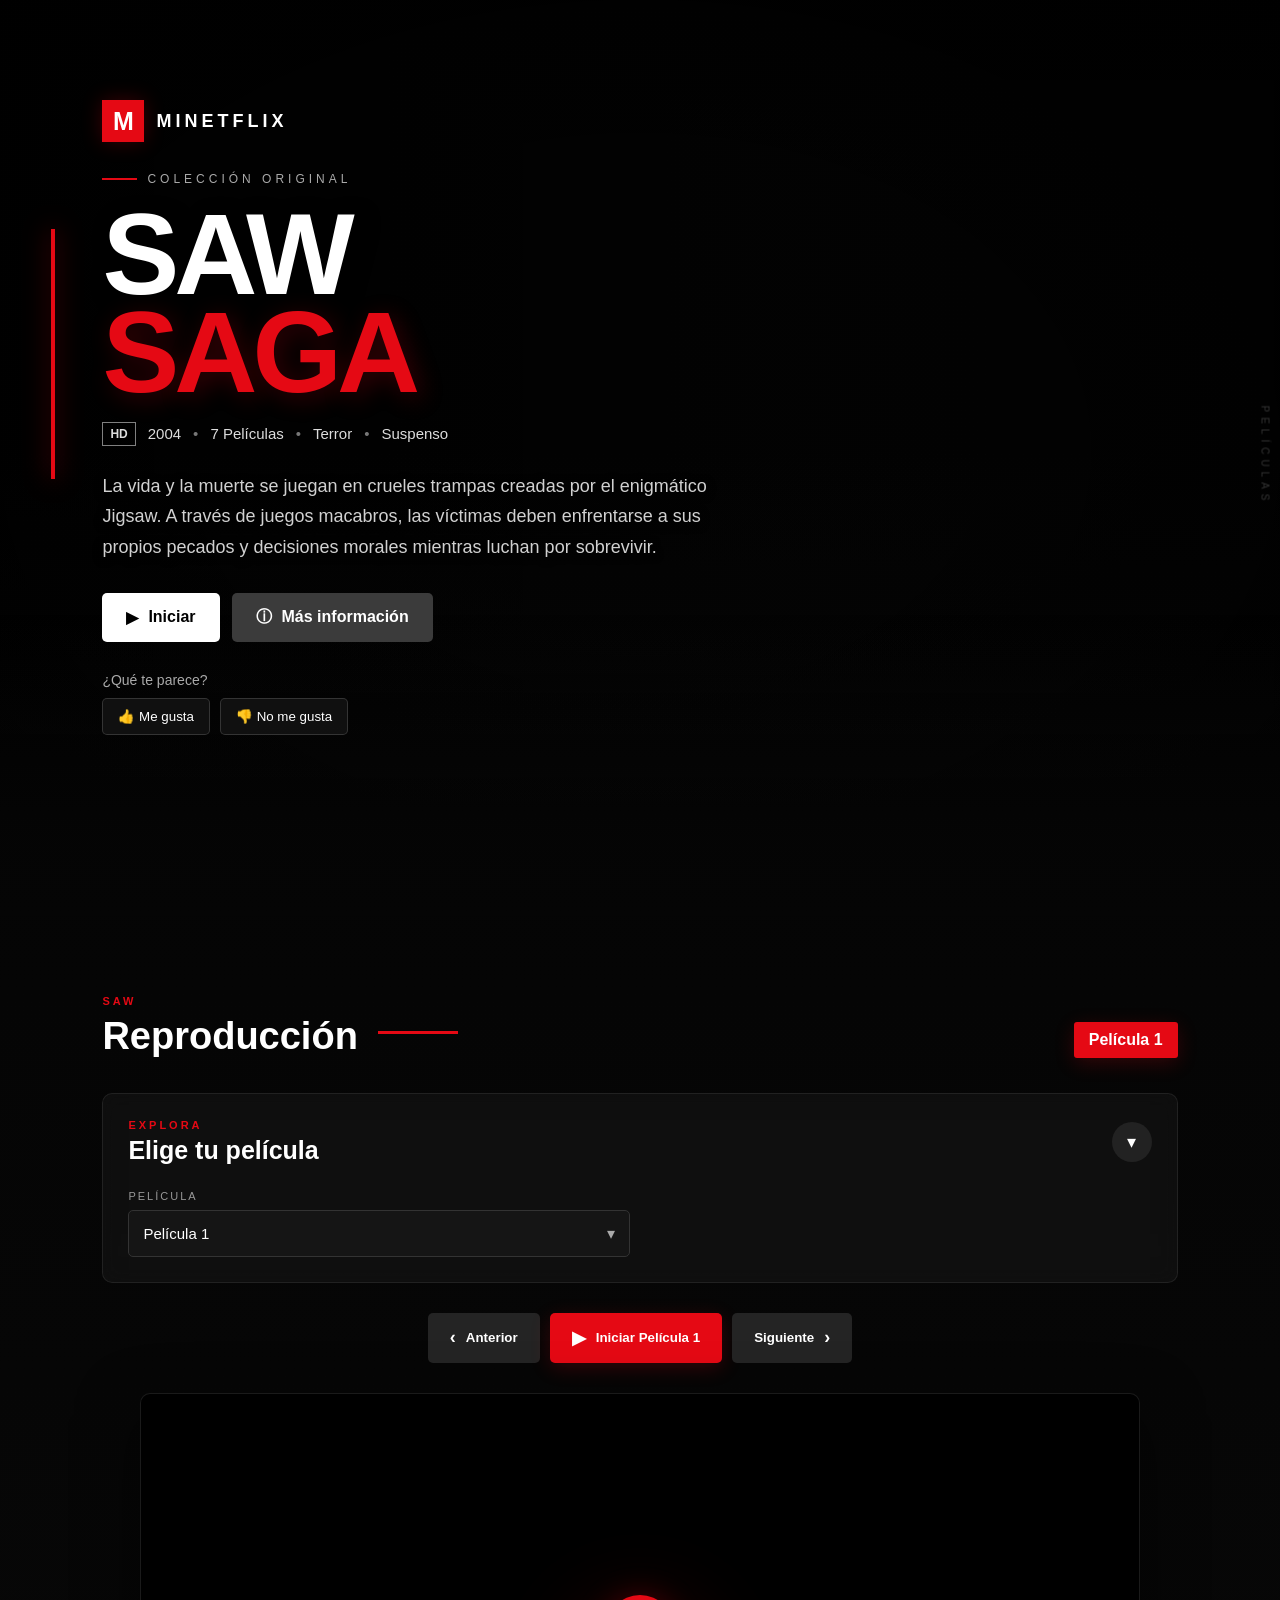
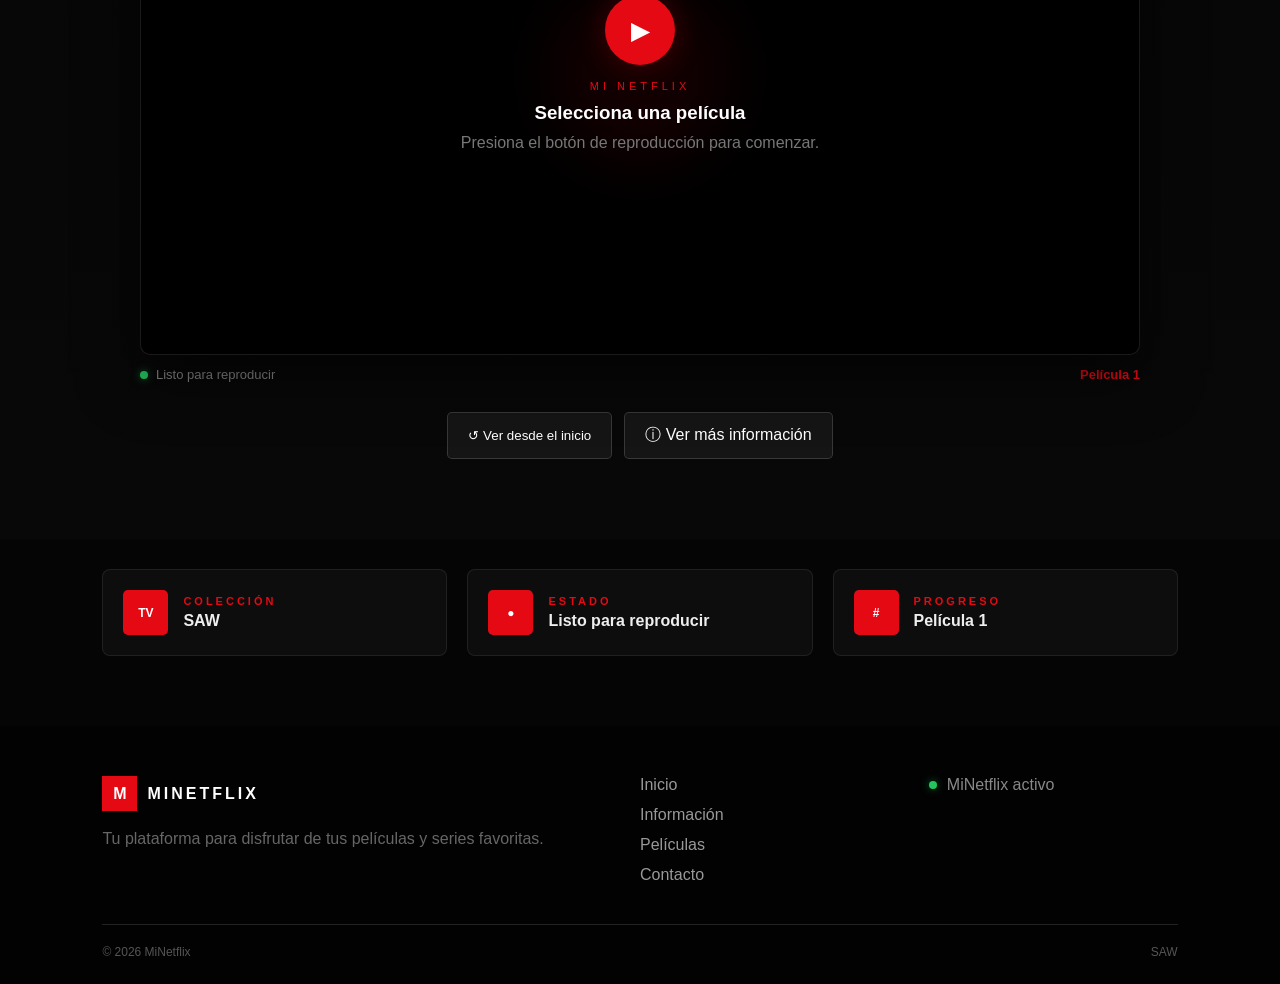
<file: Cinema-main/Serie7/index.html>
<!DOCTYPE html>
<html lang="es">

<head>

    <meta charset="UTF-8">

    <meta
        name="viewport"
        content="width=device-width, initial-scale=1.0"
    >

    <meta
        name="theme-color"
        content="#050505"
    >

    <meta
        name="description"
        content="SAW | MiNetflix"
    >

    <title>
        SAW | MiNetflix
    </title>

    <link
        rel="stylesheet"
        href="styles.css"
    >

</head>


<body>


<!-- =====================================================
     VIDEO DE FONDO GLOBAL
     THE WALKING.MP4
====================================================== -->

<div class="video-trailer">

    <video
        id="trailer"
        autoplay
        loop
        muted
        playsinline
        preload="auto"
    >

        <source
            src="./peli/The Walking.mp4"
            type="video/mp4"
        >

        Tu navegador no soporta la etiqueta de video.

    </video>


    <div class="background-overlay"></div>

    <div class="trailer-vignette"></div>

</div>



<!-- =====================================================
     CONTENEDOR GENERAL
====================================================== -->

<div class="serie-container">



<!-- =====================================================
     HERO
====================================================== -->

<section class="hero-section">


    <div class="hero-red-line"></div>


    <div class="hero-content">


        <!-- MARCA -->

        <div class="serie-brand">

            <span class="brand-mark">
                M
            </span>

            <span class="brand-name">
                MINETFLIX
            </span>

        </div>



        <!-- ORIGINAL -->

        <div class="original-label">

            <span class="original-line"></span>

            <span>
                COLECCIÓN ORIGINAL
            </span>

        </div>



        <!-- TITULO -->

        <h1 class="serie-title">

            <span>
                SAW
            </span>

            <span>
                SAGA
            </span>

        </h1>



        <!-- META -->

        <div class="serie-meta">

            <span class="quality">
                HD
            </span>

            <span>
                2004
            </span>

            <span class="dot">
                •
            </span>

            <span>
                7 Películas
            </span>

            <span class="dot">
                •
            </span>

            <span>
                Terror
            </span>

            <span class="dot">
                •
            </span>

            <span>
                Suspenso
            </span>

        </div>



        <!-- DESCRIPCION -->

        <div class="serie-description">

            <p>
                La vida y la muerte se juegan en crueles
                trampas creadas por el enigmático Jigsaw.
                A través de juegos macabros, las víctimas
                deben enfrentarse a sus propios pecados
                y decisiones morales mientras luchan
                por sobrevivir.
            </p>

        </div>



        <!-- ACCIONES -->

        <div class="hero-actions">


            <button
                id="heroStartButton"
                class="hero-play-button"
                onclick="startMovie()"
                type="button"
            >

                <span class="play-symbol">
                    ▶
                </span>

                <strong id="heroStartButtonText">
                    Iniciar
                </strong>

            </button>



            <a
                href="./episodios/Untitled-1.html"
                class="hero-info-button"
            >

                <span class="info-symbol">
                    ⓘ
                </span>

                <span>
                    Más información
                </span>

            </a>


        </div>



        <!-- REACCIONES -->

        <div class="reaction-area">

            <span class="reaction-question">
                ¿Qué te parece?
            </span>


            <div class="like-dislike-buttons">


                <button
                    id="likeButton"
                    class="reaction-button"
                    type="button"
                    onclick="setReaction('like')"
                >

                    <span class="reaction-icon">
                        👍
                    </span>

                    <span>
                        Me gusta
                    </span>

                </button>



                <button
                    id="dislikeButton"
                    class="reaction-button"
                    type="button"
                    onclick="setReaction('dislike')"
                >

                    <span class="reaction-icon">
                        👎
                    </span>

                    <span>
                        No me gusta
                    </span>

                </button>


            </div>

        </div>


    </div>



    <!-- FADE -->

    <div class="hero-bottom-fade"></div>


</section>



<!-- =====================================================
     PELICULAS
====================================================== -->

<section class="episode-section">



    <!-- CABECERA -->

    <div class="section-heading">


        <div class="heading-left">

            <span class="section-kicker">
                SAW
            </span>


            <div class="section-title-row">

                <h2>
                    Reproducción
                </h2>

                <span class="heading-red-line"></span>

            </div>

        </div>



        <div
            class="current-episode-badge"
            id="currentEpisodeBadge"
        >
            Película 1
        </div>


    </div>



    <!-- =================================================
         EXPLORADOR
    ================================================== -->

    <div class="episode-explorer">


        <div class="explorer-header">


            <div>

                <span class="explorer-kicker">
                    EXPLORA
                </span>

                <h3>
                    Elige tu película
                </h3>

            </div>


            <button
                id="explorerToggle"
                class="explorer-toggle"
                type="button"
                aria-label="Mostrar u ocultar opciones"
                onclick="toggleExplorer()"
            >
                ▾
            </button>


        </div>



        <div
            id="episodeSelectors"
            class="episode-selectors"
        >


            <!-- PELICULA -->

            <div class="selector-box">

                <label for="movieSelect">
                    PELÍCULA
                </label>


                <div class="select-wrapper">

                    <select
                        id="movieSelect"
                        onchange="changeMovie()"
                    >
                    </select>


                    <span class="select-arrow">
                        ▾
                    </span>

                </div>

            </div>


        </div>


    </div>



    <!-- =================================================
         CONTROLES
    ================================================== -->

    <div
        id="controlsContainer"
        class="controls-container"
    >


        <button
            class="episode-button secondary"
            onclick="previousMovie()"
            type="button"
        >

            <span class="button-icon">
                ‹
            </span>

            <span>
                Anterior
            </span>

        </button>



        <button
            id="startButton"
            class="episode-button primary"
            onclick="startMovie()"
            type="button"
        >

            <span class="button-icon">
                ▶
            </span>

            <span id="startButtonText">
                Iniciar Película 1
            </span>

        </button>



        <button
            class="episode-button secondary"
            onclick="nextMovie()"
            type="button"
        >

            <span>
                Siguiente
            </span>

            <span class="button-icon">
                ›
            </span>

        </button>


    </div>



    <!-- =================================================
         REPRODUCTOR
    ================================================== -->

    <div class="player-section">


        <div
            id="videoContainer"
            class="video-container"
        >


            <div
                class="player-placeholder"
                id="playerPlaceholder"
            >


                <div class="placeholder-glow"></div>


                <div class="placeholder-icon">
                    ▶
                </div>


                <span class="placeholder-label">
                    MI NETFLIX
                </span>


                <h3>
                    Selecciona una película
                </h3>


                <p>
                    Presiona el botón de reproducción
                    para comenzar.
                </p>


            </div>


        </div>



        <!-- ESTADO -->

        <div class="player-status-row">


            <div class="player-status">

                <span class="status-dot"></span>

                <span id="playerStatusText">
                    Listo para reproducir
                </span>

            </div>


            <div
                class="player-current"
                id="playerCurrent"
            >
                Película 1
            </div>


        </div>


    </div>



    <!-- =================================================
         ACCIONES INFERIORES
    ================================================== -->

    <div class="series-actions">


        <button
            id="restartButton"
            class="action-button"
            onclick="restartToFirstMovie()"
            type="button"
        >

            <span>
                ↺
            </span>

            <span>
                Ver desde el inicio
            </span>

        </button>



        <a
            href="./episodios/Untitled-1.html"
            class="action-button info-action"
        >

            <span>
                ⓘ
            </span>

            <span>
                Ver más información
            </span>

        </a>


    </div>


</section>



<!-- =====================================================
     INFORMACION
====================================================== -->

<section class="bottom-info">


    <div class="info-card">


        <div class="info-card-icon">
            TV
        </div>


        <div class="info-card-content">

            <span class="info-card-label">
                COLECCIÓN
            </span>

            <strong>
                SAW
            </strong>

        </div>


    </div>



    <div class="info-card">


        <div class="info-card-icon status-icon">
            ●
        </div>


        <div class="info-card-content">

            <span class="info-card-label">
                ESTADO
            </span>

            <strong id="watchStatus">
                Listo para reproducir
            </strong>

        </div>


    </div>



    <div class="info-card">


        <div class="info-card-icon">
            #
        </div>


        <div class="info-card-content">

            <span class="info-card-label">
                PROGRESO
            </span>

            <strong id="progressText">
                Película 1
            </strong>

        </div>


    </div>


</section>



<!-- =====================================================
     ETIQUETA
====================================================== -->

<div class="episodes-side-label">
    PELÍCULAS
</div>



<!-- =====================================================
     FOOTER
====================================================== -->

<footer>


    <div class="footer-inner">


        <!-- MARCA -->

        <div class="footer-brand">

            <div class="footer-logo">

                <span class="footer-logo-mark">
                    M
                </span>

                <span class="footer-logo-text">
                    MINETFLIX
                </span>

            </div>


            <p class="footer-description">
                Tu plataforma para disfrutar de tus
                películas y series favoritas.
            </p>

        </div>



        <!-- ENLACES -->

        <div class="footer-links">


            <a
                href="./index.html"
                class="footer-link"
            >
                Inicio
            </a>


            <a
                href="./episodios/Untitled-1.html"
                class="footer-link"
            >
                Información
            </a>


            <a
                href="#"
                class="footer-link"
            >
                Películas
            </a>


            <a
                href="#"
                class="footer-link"
            >
                Contacto
            </a>


        </div>



        <!-- ESTADO -->

        <div class="footer-status">

            <span class="footer-status-dot"></span>

            <span>
                MiNetflix activo
            </span>

        </div>


    </div>



    <div class="footer-divider"></div>



    <div class="footer-bottom">

        <span>
            © 2026 MiNetflix
        </span>

        <span>
            SAW
        </span>

    </div>


</footer>


</div>



<!-- =====================================================
     JAVASCRIPT
====================================================== -->

<script>


/* =====================================================
   CONFIGURACIÓN
====================================================== */

const currentSeries = 'saw';


/* =====================================================
   PELÍCULAS SAW

   Cada URL corresponde a una película.
   NO son temporadas.
====================================================== */

const movies = [

    'https://drive.google.com/file/d/16w-NILfNkXrWxXXrEy_BjXB1_yqrH0uu/preview',

    'https://drive.google.com/file/d/1K0Pr9U1cs5J59ZrdbI9x811x9AAc2LB7/preview',

    'https://drive.google.com/file/d/1scUxyVDugTObjKD5Ww_tjmmxexCHyjKG/preview',

    'https://drive.google.com/file/d/1iDklH5aWx2ozyhkWb1o4y8NozPG6ByYJ/preview',

    'https://drive.google.com/file/d/1Y9qNpRZgdItmNxtD-U6fM4unRXAPttMk/preview',

    'https://drive.google.com/file/d/1yh-S7tSDUKo47dnGGcFgTdqyj6w1ZX1W/preview',

    'https://drive.google.com/file/d/15pKMh5QQUjCjMJz-axzmPoQwaUV1dJMA/preview'

];


const totalMovies = movies.length;



/* =====================================================
   VARIABLES
====================================================== */

let currentMovie =
    getCurrentMovie();

let currentVideo = null;



/* =====================================================
   OBTENER PELÍCULA GUARDADA
====================================================== */

function getCurrentMovie() {

    const saved =
        localStorage.getItem(
            `${currentSeries}_currentMovie`
        );

    if (saved) {

        const number =
            parseInt(saved, 10);

        if (
            number >= 1 &&
            number <= totalMovies
        ) {

            return number;

        }

    }

    return 1;

}



/* =====================================================
   GUARDAR PELÍCULA
====================================================== */

function saveCurrentMovie(movieNumber) {

    localStorage.setItem(
        `${currentSeries}_currentMovie`,
        movieNumber
    );

}



/* =====================================================
   TEXTO DE PELÍCULA
====================================================== */

function movieText(number) {

    return `Película ${number}`;

}



/* =====================================================
   CREAR SELECTOR
====================================================== */

function populateMovieSelector() {

    const select =
        document.getElementById(
            'movieSelect'
        );


    select.innerHTML = '';


    for (
        let i = 1;
        i <= totalMovies;
        i++
    ) {

        const option =
            document.createElement(
                'option'
            );


        option.value = i;

        option.textContent =
            `Película ${i}`;


        if (i === currentMovie) {

            option.selected = true;

        }


        select.appendChild(option);

    }

}



/* =====================================================
   ACTUALIZAR INTERFAZ
====================================================== */

function updateInterface() {


    const text =
        movieText(currentMovie);



    /* BADGE */

    const badge =
        document.getElementById(
            'currentEpisodeBadge'
        );

    if (badge) {

        badge.textContent =
            text;

    }



    /* ESTADO ACTUAL */

    const current =
        document.getElementById(
            'playerCurrent'
        );

    if (current) {

        current.textContent =
            text;

    }



    /* PROGRESO */

    const progress =
        document.getElementById(
            'progressText'
        );

    if (progress) {

        progress.textContent =
            text;

    }



    /* BOTÓN PRINCIPAL */

    const startButton =
        document.getElementById(
            'startButtonText'
        );

    if (startButton) {

        startButton.textContent =
            `Iniciar ${text}`;

    }



    /* BOTÓN HERO */

    const heroButton =
        document.getElementById(
            'heroStartButtonText'
        );

    if (heroButton) {

        heroButton.textContent =
            currentMovie === 1
                ? 'Iniciar'
                : `Reanudar`;

    }



    /* SELECTOR */

    const select =
        document.getElementById(
            'movieSelect'
        );

    if (select) {

        select.value =
            currentMovie;

    }

}



/* =====================================================
   INICIAR PELÍCULA
====================================================== */

function startMovie() {

    loadMovie(
        currentMovie
    );

}



/* =====================================================
   CARGAR PELÍCULA
====================================================== */

function loadMovie(movieNumber) {


    if (
        movieNumber < 1 ||
        movieNumber > totalMovies
    ) {

        return;

    }



    const videoContainer =
        document.getElementById(
            'videoContainer'
        );


    videoContainer.innerHTML = '';



    /* =================================================
       WRAPPER
    ================================================= */

    const videoWrapper =
        document.createElement(
            'div'
        );

    videoWrapper.classList.add(
        'video-wrapper'
    );

    videoWrapper.id =
        'videoWrapper';



    /* =================================================
       IFRAME GOOGLE DRIVE
    ================================================= */

    const iframe =
        document.createElement(
            'iframe'
        );


    iframe.src =
        movies[movieNumber - 1];


    iframe.width =
        '560';

    iframe.height =
        '315';

    iframe.frameBorder =
        '0';


    iframe.allow =
        'accelerometer; autoplay; clipboard-write; encrypted-media; gyroscope; picture-in-picture; fullscreen';


    iframe.setAttribute(
        'allowfullscreen',
        'true'
    );


    iframe.id =
        'videoPlayer';



    /* =================================================
       AGREGAR
    ================================================= */

    videoWrapper.appendChild(
        iframe
    );


    videoContainer.appendChild(
        videoWrapper
    );


    videoContainer.style.display =
        'block';



    /* GUARDAR REFERENCIA */

    currentVideo =
        iframe;



    /* ACTUALIZAR */

    currentMovie =
        movieNumber;


    saveCurrentMovie(
        currentMovie
    );


    updateInterface();


    updateStatus(
        `Reproduciendo ${movieText(currentMovie)}`
    );


    /* SCROLL SUAVE AL REPRODUCTOR */

    setTimeout(() => {

        videoContainer.scrollIntoView({
            behavior: 'smooth',
            block: 'center'
        });

    }, 100);

}



/* =====================================================
   CAMBIAR PELÍCULA DESDE SELECT
====================================================== */

function changeMovie() {


    const select =
        document.getElementById(
            'movieSelect'
        );


    const selected =
        parseInt(
            select.value,
            10
        );


    if (
        selected >= 1 &&
        selected <= totalMovies
    ) {

        currentMovie =
            selected;


        saveCurrentMovie(
            currentMovie
        );


        updateInterface();

    }

}



/* =====================================================
   PELÍCULA ANTERIOR
====================================================== */

function previousMovie() {


    if (
        currentMovie > 1
    ) {

        currentMovie--;

        saveCurrentMovie(
            currentMovie
        );

        updateInterface();

        updateStatus(
            `Seleccionada ${movieText(currentMovie)}`
        );

    }

}



/* =====================================================
   SIGUIENTE PELÍCULA
====================================================== */

function nextMovie() {


    if (
        currentMovie < totalMovies
    ) {

        currentMovie++;

        saveCurrentMovie(
            currentMovie
        );

        updateInterface();

        updateStatus(
            `Seleccionada ${movieText(currentMovie)}`
        );

    }

}



/* =====================================================
   VOLVER A PELÍCULA 1
====================================================== */

function restartToFirstMovie() {


    currentMovie = 1;


    saveCurrentMovie(
        currentMovie
    );


    updateInterface();


    updateStatus(
        'Listo para reproducir Película 1'
    );


    const videoContainer =
        document.getElementById(
            'videoContainer'
        );


    videoContainer.innerHTML = `

        <div
            class="player-placeholder"
            id="playerPlaceholder"
        >

            <div class="placeholder-glow"></div>

            <div class="placeholder-icon">
                ▶
            </div>

            <span class="placeholder-label">
                MI NETFLIX
            </span>

            <h3>
                Selecciona una película
            </h3>

            <p>
                Presiona el botón de reproducción
                para comenzar.
            </p>

        </div>

    `;


    currentVideo =
        null;

}



/* =====================================================
   ESTADO
====================================================== */

function updateStatus(message) {


    const playerStatus =
        document.getElementById(
            'playerStatusText'
        );


    const watchStatus =
        document.getElementById(
            'watchStatus'
        );


    if (playerStatus) {

        playerStatus.textContent =
            message;

    }


    if (watchStatus) {

        watchStatus.textContent =
            message;

    }

}



/* =====================================================
   EXPLORADOR
====================================================== */

function toggleExplorer() {


    const selectors =
        document.getElementById(
            'episodeSelectors'
        );


    const button =
        document.getElementById(
            'explorerToggle'
        );


    selectors.classList.toggle(
        'collapsed'
    );


    if (
        selectors.classList.contains(
            'collapsed'
        )
    ) {

        button.textContent =
            '▸';

    } else {

        button.textContent =
            '▾';

    }

}



/* =====================================================
   REACCIONES
====================================================== */

function setReaction(type) {


    const likeButton =
        document.getElementById(
            'likeButton'
        );


    const dislikeButton =
        document.getElementById(
            'dislikeButton'
        );


    likeButton.classList.remove(
        'selected'
    );


    dislikeButton.classList.remove(
        'selected'
    );


    if (type === 'like') {

        likeButton.classList.add(
            'selected'
        );


        localStorage.setItem(
            `${currentSeries}_reaction`,
            'like'
        );

    }


    if (type === 'dislike') {

        dislikeButton.classList.add(
            'selected'
        );


        localStorage.setItem(
            `${currentSeries}_reaction`,
            'dislike'
        );

    }

}



/* =====================================================
   CARGAR REACCIÓN GUARDADA
====================================================== */

function loadReaction() {


    const reaction =
        localStorage.getItem(
            `${currentSeries}_reaction`
        );


    if (reaction) {

        setReaction(
            reaction
        );

    }

}



/* =====================================================
   ESCAPE
====================================================== */

document.addEventListener(
    'keydown',
    function(event) {


        if (
            event.key === 'Escape'
        ) {

            closeVideo();

        }

    }
);



/* =====================================================
   CERRAR VIDEO
====================================================== */

function closeVideo() {


    const videoContainer =
        document.getElementById(
            'videoContainer'
        );


    videoContainer.innerHTML = `

        <div
            class="player-placeholder"
            id="playerPlaceholder"
        >

            <div class="placeholder-glow"></div>

            <div class="placeholder-icon">
                ▶
            </div>

            <span class="placeholder-label">
                MI NETFLIX
            </span>

            <h3>
                Selecciona una película
            </h3>

            <p>
                Presiona el botón de reproducción
                para comenzar.
            </p>

        </div>

    `;


    currentVideo =
        null;


    updateStatus(
        'Listo para reproducir'
    );

}



/* =====================================================
   INICIALIZACIÓN
====================================================== */

window.addEventListener(
    'load',
    function() {


        populateMovieSelector();


        updateInterface();


        loadReaction();


        updateStatus(
            'Listo para reproducir'
        );



        /* Intentar reproducir
           automáticamente el fondo */

        const trailer =
            document.getElementById(
                'trailer'
            );


        if (trailer) {

            trailer.muted = true;


            const playPromise =
                trailer.play();


            if (
                playPromise !== undefined
            ) {

                playPromise.catch(
                    () => {

                        /* Algunos navegadores
                           bloquean autoplay.
                           El fondo seguirá
                           disponible cuando
                           el navegador lo permita. */

                    }
                );

            }

        }

    }
);


</script>


</body>

</html>
</file>
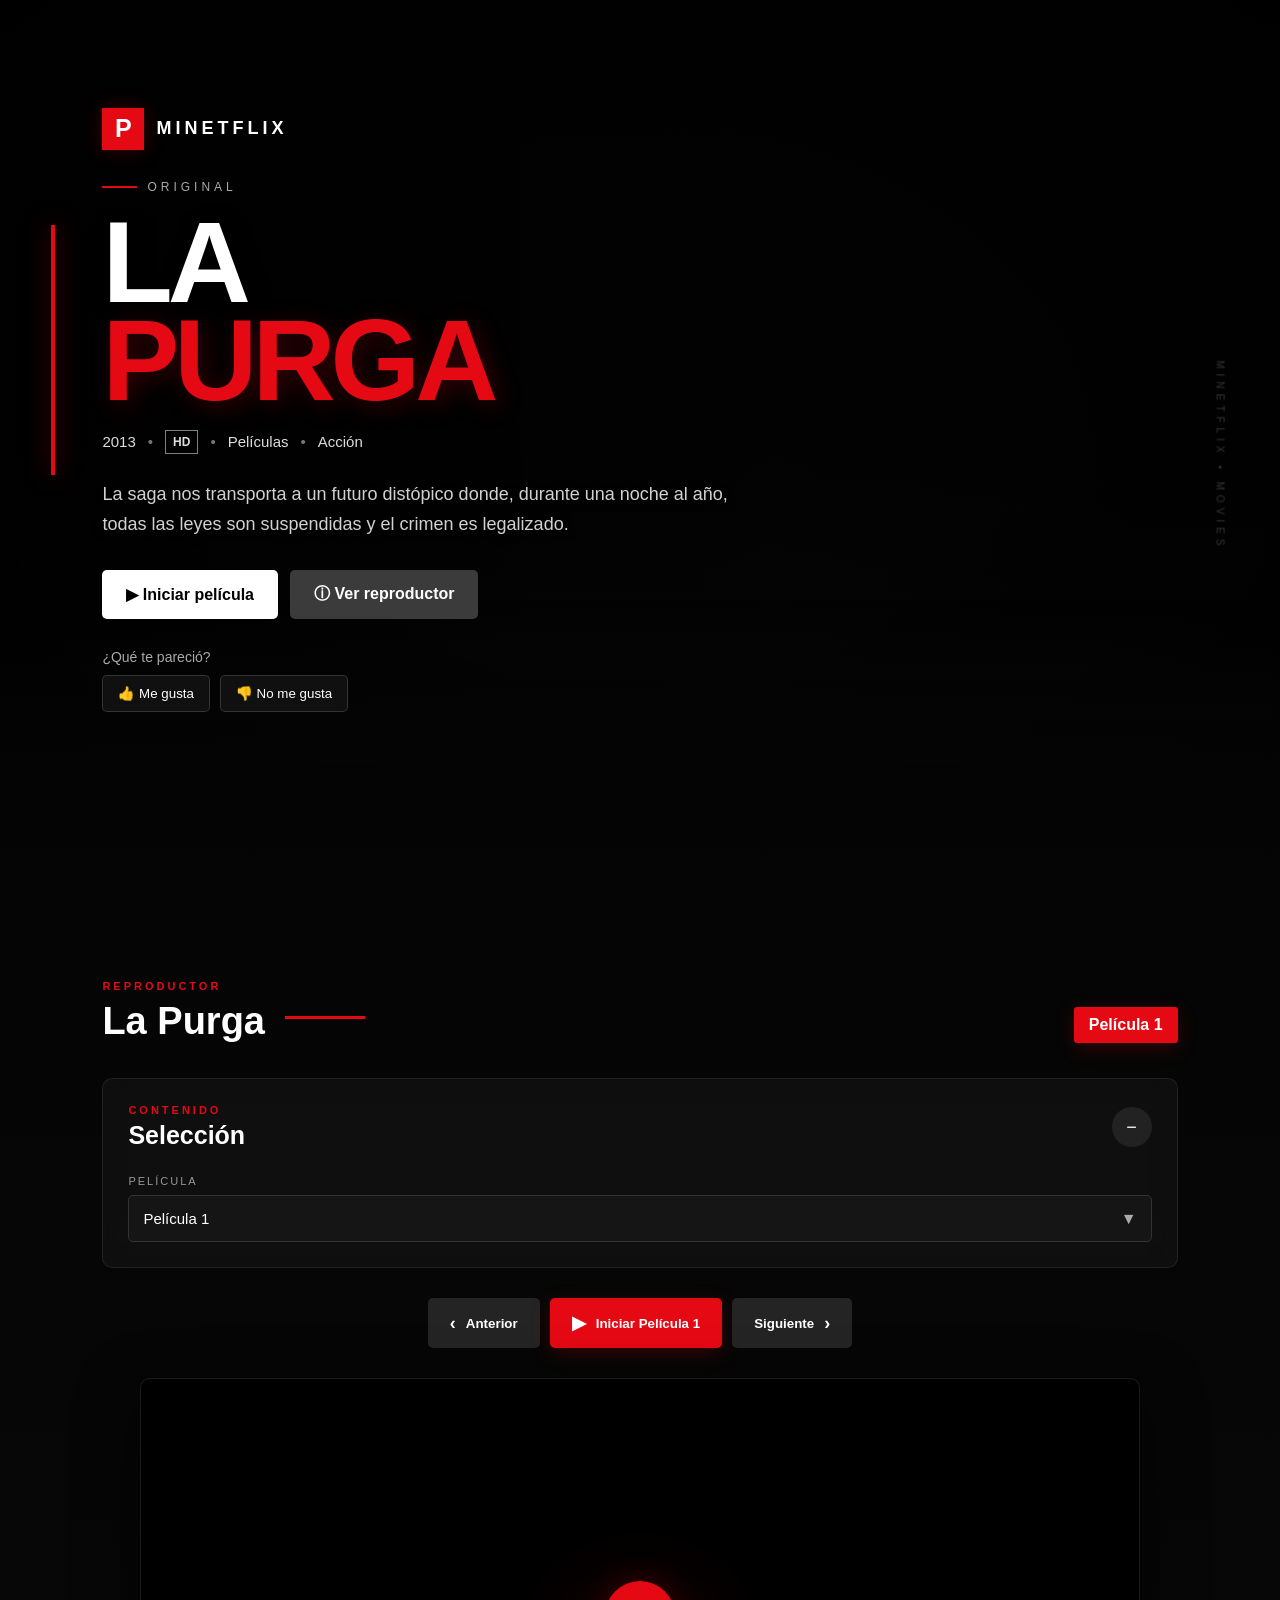
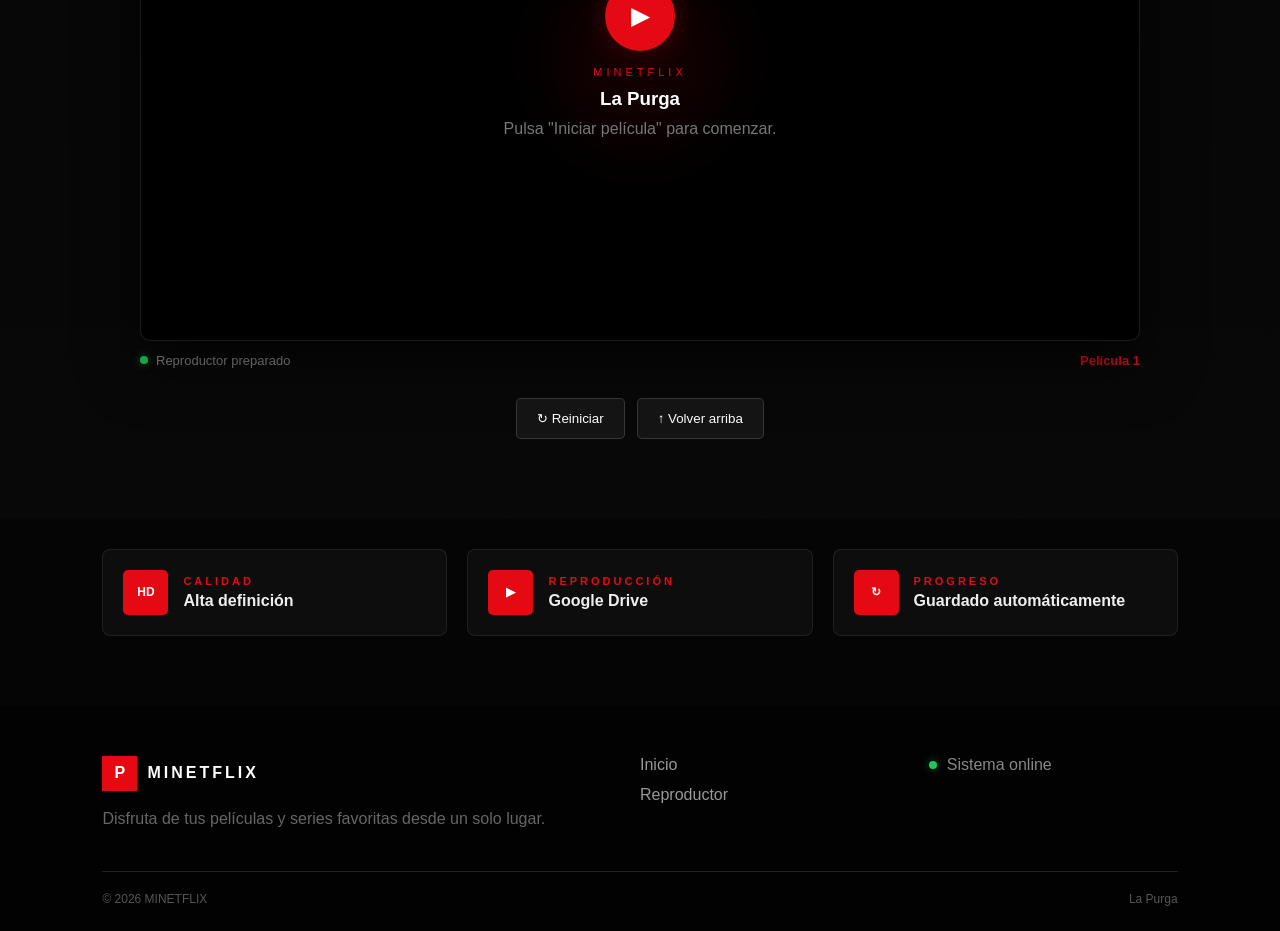
<file: Cinema-main/serie9/index.html>
<!DOCTYPE html>
<html lang="es">
<head>
    <meta charset="UTF-8">
    <meta name="viewport" content="width=device-width, initial-scale=1.0">

    <title>La Purga</title>

    <link rel="stylesheet" href="styles.css">
</head>

<body>

    <!-- =====================================================
         VIDEO DE FONDO GLOBAL
         ===================================================== -->

    <div class="video-trailer">

        <!--
        IMPORTANTE:
        Mantén aquí tu video de fondo.
        Cambia solamente el nombre/ruta si tu archivo tiene otro nombre.
        -->

        <video
            id="trailerBackground"
            autoplay
            muted
            loop
            playsinline
        >
            <source src="peli/The Walking.mp4" type="video/mp4">
        </video>

        <div class="background-overlay"></div>

        <div class="trailer-vignette"></div>

    </div>


    <!-- =====================================================
         VIDEO DE EPISODIO / PELÍCULA
         ===================================================== -->

    <div class="video-background" id="episodeBackground">

        <video
            id="backgroundEpisodeVideo"
            autoplay
            muted
            loop
            playsinline
        ></video>

        <div class="background-overlay"></div>

    </div>


    <!-- =====================================================
         CONTENEDOR GENERAL
         ===================================================== -->

    <main class="serie-container">

        <!-- =================================================
             HERO
             ================================================= -->

        <section class="hero-section">

            <div class="hero-red-line"></div>

            <div class="hero-content">

                <!-- Marca -->

                <div class="serie-brand">

                    <div class="brand-mark">
                        P
                    </div>

                    <div class="brand-name">
                        MINETFLIX
                    </div>

                </div>


                <!-- Original -->

                <div class="original-label">

                    <span class="original-line"></span>

                    ORIGINAL

                </div>


                <!-- Título -->

                <h1 class="serie-title">
                    <span>LA</span>
                    <span>PURGA</span>
                </h1>


                <!-- Información -->

                <div class="serie-meta">

                    <span>2013</span>

                    <span class="dot">•</span>

                    <span class="quality">
                        HD
                    </span>

                    <span class="dot">•</span>

                    <span>Películas</span>

                    <span class="dot">•</span>

                    <span>Acción</span>

                </div>


                <!-- Descripción -->

                <div class="serie-description">

                    <p>
                        La saga nos transporta a un futuro distópico donde,
                        durante una noche al año, todas las leyes son suspendidas
                        y el crimen es legalizado.
                    </p>

                </div>


                <!-- Acciones -->

                <div class="hero-actions">

                    <button
                        class="hero-play-button"
                        onclick="startEpisode()"
                    >
                        ▶ Iniciar película
                    </button>

                    <button
                        class="hero-info-button"
                        onclick="scrollToPlayer()"
                    >
                        ⓘ Ver reproductor
                    </button>

                </div>


                <!-- =================================================
                     LIKE / DISLIKE
                     ================================================= -->

                <div class="reaction-area">

                    <span class="reaction-question">
                        ¿Qué te pareció?
                    </span>

                    <div class="like-dislike-buttons">

                        <button
                            class="reaction-button like-button"
                            onclick="selectReaction('like')"
                        >
                            👍 Me gusta
                        </button>

                        <button
                            class="reaction-button dislike-button"
                            onclick="selectReaction('dislike')"
                        >
                            👎 No me gusta
                        </button>

                    </div>

                </div>

            </div>


            <div class="hero-bottom-fade"></div>

        </section>



        <!-- =================================================
             SECCIÓN DEL REPRODUCTOR
             ================================================= -->

        <section class="episode-section" id="playerSection">

            <div class="section-heading">

                <div>

                    <span class="section-kicker">
                        REPRODUCTOR
                    </span>

                    <div class="section-title-row">

                        <h2>
                            La Purga
                        </h2>

                        <div class="heading-red-line"></div>

                    </div>

                </div>

                <div
                    class="current-episode-badge"
                    id="currentEpisodeBadge"
                >
                    Película 1
                </div>

            </div>


            <!-- =================================================
                 EXPLORADOR
                 ================================================= -->

            <div class="episode-explorer">

                <div class="explorer-header">

                    <div>

                        <span class="explorer-kicker">
                            CONTENIDO
                        </span>

                        <h3>
                            Selección
                        </h3>

                    </div>

                    <button
                        class="explorer-toggle"
                        onclick="toggleExplorer()"
                        id="explorerToggle"
                    >
                        −
                    </button>

                </div>


                <div
                    class="episode-selectors"
                    id="episodeSelectors"
                >

                    <div class="selector-box">

                        <label>
                            PELÍCULA
                        </label>

                        <div class="select-wrapper">

                            <select
                                id="episodeSelect"
                                onchange="selectEpisode()"
                            >
                            </select>

                            <span class="select-arrow">
                                ▼
                            </span>

                        </div>

                    </div>

                </div>

            </div>


            <!-- =================================================
                 CONTROLES
                 ================================================= -->

            <div
                id="controlsContainer"
                class="controls-container"
            >

                <button
                    class="episode-button secondary"
                    onclick="previousEpisode()"
                >
                    <span class="button-icon">‹</span>
                    Anterior
                </button>


                <button
                    id="startButton"
                    class="episode-button primary"
                    onclick="startEpisode()"
                >
                    <span class="button-icon">▶</span>
                    Iniciar Película 1
                </button>


                <button
                    class="episode-button secondary"
                    onclick="nextEpisode()"
                >
                    Siguiente
                    <span class="button-icon">›</span>
                </button>

            </div>


            <!-- =================================================
                 REPRODUCTOR
                 ================================================= -->

            <div class="player-section">

                <div
                    class="video-container"
                    id="videoContainer"
                >

                    <!--
                    El iframe se crea mediante JavaScript.
                    -->

                    <div
                        class="player-placeholder"
                        id="playerPlaceholder"
                    >

                        <div class="placeholder-glow"></div>

                        <div class="placeholder-icon">
                            ▶
                        </div>

                        <span class="placeholder-label">
                            MINETFLIX
                        </span>

                        <h3>
                            La Purga
                        </h3>

                        <p>
                            Pulsa "Iniciar película" para comenzar.
                        </p>

                    </div>

                </div>


                <div class="player-status-row">

                    <div class="player-status">

                        <span class="status-dot"></span>

                        <span id="playerStatus">
                            Reproductor preparado
                        </span>

                    </div>

                    <div
                        class="player-current"
                        id="playerCurrent"
                    >
                        Película 1
                    </div>

                </div>


                <!-- =================================================
                     ACCIONES INFERIORES
                     ================================================= -->

                <div class="series-actions">

                    <button
                        class="action-button"
                        onclick="restartEpisode()"
                    >
                        ↻ Reiniciar
                    </button>

                    <button
                        class="action-button"
                        onclick="scrollToTop()"
                    >
                        ↑ Volver arriba
                    </button>

                </div>

            </div>

        </section>



        <!-- =================================================
             INFORMACIÓN
             ================================================= -->

        <section class="bottom-info">

            <div class="info-card">

                <div class="info-card-icon">
                    HD
                </div>

                <div class="info-card-content">

                    <span class="info-card-label">
                        CALIDAD
                    </span>

                    <strong>
                        Alta definición
                    </strong>

                </div>

            </div>


            <div class="info-card">

                <div class="info-card-icon">
                    ▶
                </div>

                <div class="info-card-content">

                    <span class="info-card-label">
                        REPRODUCCIÓN
                    </span>

                    <strong>
                        Google Drive
                    </strong>

                </div>

            </div>


            <div class="info-card">

                <div class="info-card-icon">
                    ↻
                </div>

                <div class="info-card-content">

                    <span class="info-card-label">
                        PROGRESO
                    </span>

                    <strong>
                        Guardado automáticamente
                    </strong>

                </div>

            </div>

        </section>


        <!-- =================================================
             FOOTER
             ================================================= -->

        <footer>

            <div class="footer-inner">

                <div>

                    <div class="footer-logo">

                        <div class="footer-logo-mark">
                            P
                        </div>

                        <div class="footer-logo-text">
                            MINETFLIX
                        </div>

                    </div>

                    <p class="footer-description">
                        Disfruta de tus películas y series favoritas
                        desde un solo lugar.
                    </p>

                </div>


                <div class="footer-links">

                    <a
                        href="#"
                        class="footer-link"
                    >
                        Inicio
                    </a>

                    <a
                        href="#playerSection"
                        class="footer-link"
                    >
                        Reproductor
                    </a>

                </div>


                <div>

                    <div class="footer-status">

                        <span class="footer-status-dot"></span>

                        Sistema online

                    </div>

                </div>

            </div>


            <div class="footer-divider"></div>


            <div class="footer-bottom">

                <span>
                    © 2026 MINETFLIX
                </span>

                <span>
                    La Purga
                </span>

            </div>

        </footer>

    </main>


    <div class="episodes-side-label">
        MINETFLIX • MOVIES
    </div>



    <!-- =====================================================
         JAVASCRIPT
         ===================================================== -->

    <script>

    /* =========================================================
       VARIABLES PRINCIPALES
       ========================================================= */

    let currentVideo = null;

    let currentEpisode =
        localStorage.getItem('currentEpisode')
            ? parseInt(localStorage.getItem('currentEpisode'))
            : 1;

    let currentTime =
        localStorage.getItem('currentTime')
            ? parseFloat(localStorage.getItem('currentTime'))
            : 0;


    /* =========================================================
       LINKS DE LAS PELÍCULAS
       SE MANTIENEN TAL COMO LOS PASASTE
       ========================================================= */

    const episodes = [
        'https://drive.google.com/file/d/1sLBj0fTrxExH78Wb0GU2SuPoimSl3ti8/preview',

        'https://drive.google.com/file/d/1UMjuk2TKWDOAY05GrH5IRoALyemcDr5k/preview',

        'https://drive.google.com/file/d/1PzFVDRUWb0BINdZJ-IJejTwnGDDR27-E/preview',

        'https://drive.google.com/file/d/1KAyflIULeFUcC4Vfn6fg8cARBDj1hFiQ/preview',

        'https://drive.google.com/file/d/1jem-UMsJeJOc4f5he1XLbhkQMxwx1qxR/preview'
    ];


    /* =========================================================
       ELEMENTOS
       ========================================================= */

    const videoContainer =
        document.getElementById('videoContainer');

    const playerPlaceholder =
        document.getElementById('playerPlaceholder');

    const episodeSelect =
        document.getElementById('episodeSelect');

    const startButton =
        document.getElementById('startButton');

    const currentEpisodeBadge =
        document.getElementById('currentEpisodeBadge');

    const playerCurrent =
        document.getElementById('playerCurrent');

    const playerStatus =
        document.getElementById('playerStatus');


    /* =========================================================
       CREAR SELECTOR DE PELÍCULAS
       ========================================================= */

    function createEpisodeSelector() {

        episodeSelect.innerHTML = '';

        episodes.forEach((url, index) => {

            const option =
                document.createElement('option');

            option.value = index + 1;

            option.textContent =
                `Película ${index + 1}`;

            episodeSelect.appendChild(option);

        });

        episodeSelect.value = currentEpisode;

    }


    /* =========================================================
       ACTUALIZAR INTERFAZ
       ========================================================= */

    function updateInterface() {

        currentEpisodeBadge.textContent =
            `Película ${currentEpisode}`;

        playerCurrent.textContent =
            `Película ${currentEpisode}`;

        startButton.innerHTML =
            `<span class="button-icon">▶</span>
             Iniciar Película ${currentEpisode}`;

        episodeSelect.value =
            currentEpisode;

    }


    /* =========================================================
       INICIAR PELÍCULA
       ========================================================= */

    function startEpisode() {

        if (currentEpisode < 1) {
            currentEpisode = 1;
        }

        if (currentEpisode > episodes.length) {
            currentEpisode = episodes.length;
        }

        localStorage.setItem(
            'currentEpisode',
            currentEpisode
        );

        currentTime =
            localStorage.getItem('currentTime')
                ? parseFloat(localStorage.getItem('currentTime'))
                : 0;


        /* Eliminar iframe anterior */

        const oldIframe =
            videoContainer.querySelector('iframe');

        if (oldIframe) {
            oldIframe.remove();
        }


        /* Ocultar placeholder */

        playerPlaceholder.style.display =
            'none';


        /* Crear iframe */

        const iframe =
            document.createElement('iframe');

        iframe.src =
            episodes[currentEpisode - 1];

        iframe.allow =
            'autoplay; fullscreen';

        iframe.allowFullscreen =
            true;

        iframe.frameBorder =
            '0';

        iframe.loading =
            'lazy';

        iframe.title =
            `La Purga - Película ${currentEpisode}`;


        /* Insertar */

        videoContainer.appendChild(
            iframe
        );


        /* Mostrar reproductor */

        videoContainer.classList.add(
            'player-active'
        );


        playerStatus.textContent =
            'Reproduciendo';


        updateInterface();


        /* Ir al reproductor */

        setTimeout(() => {

            document.getElementById(
                'playerSection'
            ).scrollIntoView({
                behavior: 'smooth',
                block: 'start'
            });

        }, 150);

    }


    /* =========================================================
       PELÍCULA ANTERIOR
       ========================================================= */

    function previousEpisode() {

        if (currentEpisode > 1) {

            currentEpisode--;

            currentTime = 0;

            localStorage.setItem(
                'currentEpisode',
                currentEpisode
            );

            localStorage.setItem(
                'currentTime',
                0
            );

            startEpisode();

        }

    }


    /* =========================================================
       PELÍCULA SIGUIENTE
       ========================================================= */

    function nextEpisode() {

        if (currentEpisode < episodes.length) {

            currentEpisode++;

            currentTime = 0;

            localStorage.setItem(
                'currentEpisode',
                currentEpisode
            );

            localStorage.setItem(
                'currentTime',
                0
            );

            startEpisode();

        }

    }


    /* =========================================================
       SELECCIONAR PELÍCULA
       ========================================================= */

    function selectEpisode() {

        currentEpisode =
            parseInt(
                episodeSelect.value
            );

        currentTime = 0;

        localStorage.setItem(
            'currentEpisode',
            currentEpisode
        );

        localStorage.setItem(
            'currentTime',
            0
        );

        startEpisode();

    }


    /* =========================================================
       REINICIAR
       ========================================================= */

    function restartEpisode() {

        currentTime = 0;

        localStorage.setItem(
            'currentTime',
            0
        );

        startEpisode();

    }


    /* =========================================================
       REACCIÓN LIKE / DISLIKE
       ========================================================= */

    function selectReaction(type) {

        const buttons =
            document.querySelectorAll(
                '.reaction-button'
            );

        buttons.forEach(button => {

            button.classList.remove(
                'selected'
            );

        });


        if (type === 'like') {

            document
                .querySelector('.like-button')
                .classList.add('selected');

            localStorage.setItem(
                'reaction',
                'like'
            );

        }


        if (type === 'dislike') {

            document
                .querySelector('.dislike-button')
                .classList.add('selected');

            localStorage.setItem(
                'reaction',
                'dislike'
            );

        }

    }


    /* =========================================================
       EXPLORADOR
       ========================================================= */

    function toggleExplorer() {

        const selectors =
            document.getElementById(
                'episodeSelectors'
            );

        const toggle =
            document.getElementById(
                'explorerToggle'
            );


        selectors.classList.toggle(
            'collapsed'
        );


        if (
            selectors.classList.contains(
                'collapsed'
            )
        ) {

            toggle.textContent = '+';

        } else {

            toggle.textContent = '−';

        }

    }


    /* =========================================================
       SCROLL AL REPRODUCTOR
       ========================================================= */

    function scrollToPlayer() {

        document.getElementById(
            'playerSection'
        ).scrollIntoView({
            behavior: 'smooth'
        });

    }


    /* =========================================================
       VOLVER ARRIBA
       ========================================================= */

    function scrollToTop() {

        window.scrollTo({
            top: 0,
            behavior: 'smooth'
        });

    }


    /* =========================================================
       CARGAR REACCIÓN GUARDADA
       ========================================================= */

    function loadReaction() {

        const reaction =
            localStorage.getItem(
                'reaction'
            );


        if (reaction === 'like') {

            document
                .querySelector('.like-button')
                .classList.add('selected');

        }


        if (reaction === 'dislike') {

            document
                .querySelector('.dislike-button')
                .classList.add('selected');

        }

    }


    /* =========================================================
       INICIALIZACIÓN
       ========================================================= */

    document.addEventListener(
        'DOMContentLoaded',
        function () {

            createEpisodeSelector();

            updateInterface();

            loadReaction();

        }
    );


    /* =========================================================
       GUARDAR EPISODIO
       ========================================================= */

    window.addEventListener(
        'beforeunload',
        function () {

            localStorage.setItem(
                'currentEpisode',
                currentEpisode
            );

            localStorage.setItem(
                'currentTime',
                currentTime
            );

        }
    );


    </script>

</body>
</html>
</file>
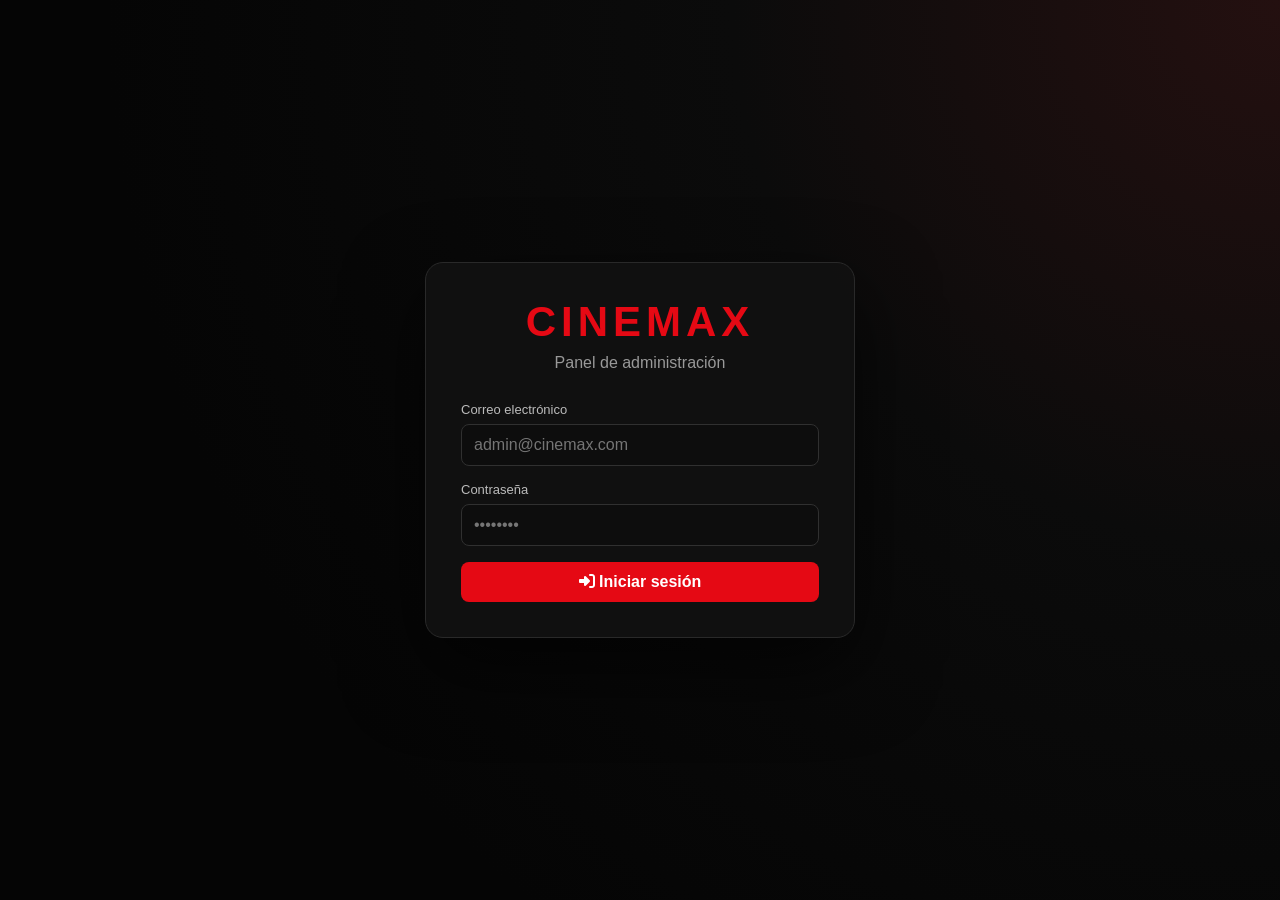
<file: admin.html>
<!DOCTYPE html>
<html lang="es">

<head>

    <meta charset="UTF-8">

    <meta
        name="viewport"
        content="width=device-width, initial-scale=1.0"
    >

    <title>CINEMAX — Administración</title>

    <link
        rel="stylesheet"
        href="https://cdnjs.cloudflare.com/ajax/libs/font-awesome/6.5.2/css/all.min.css"
    >

    <style>

        * {
            box-sizing: border-box;
            margin: 0;
            padding: 0;
        }

        :root {
            --red: #e50914;
            --red-dark: #b20710;
            --black: #050505;
            --bg: #0b0b0b;
            --panel: #111111;
            --panel-2: #171717;
            --border: #292929;
            --text: #ffffff;
            --muted: #999999;
            --green: #20c997;
            --yellow: #ffc107;
            --blue: #0d6efd;
        }

        body {
            font-family:
                Arial,
                Helvetica,
                sans-serif;

            background:
                radial-gradient(
                    circle at top right,
                    #241010 0,
                    #0b0b0b 35%,
                    #050505 75%
                );

            color: var(--text);
            min-height: 100vh;
        }

        button,
        input,
        select,
        textarea {
            font: inherit;
        }

        button {
            cursor: pointer;
        }

        /* =====================================================
           LOADING
        ===================================================== */

        #loadingScreen {
            position: fixed;
            inset: 0;
            background: #050505;
            display: flex;
            align-items: center;
            justify-content: center;
            z-index: 9999;
        }

        .loader-box {
            text-align: center;
        }

        .loader-logo {
            font-size: 38px;
            font-weight: 900;
            color: var(--red);
            letter-spacing: 4px;
            margin-bottom: 20px;
        }

        .spinner {
            width: 42px;
            height: 42px;
            border: 4px solid #333;
            border-top-color: var(--red);
            border-radius: 50%;
            animation: spin .8s linear infinite;
            margin: auto;
        }

        @keyframes spin {
            to {
                transform: rotate(360deg);
            }
        }

        /* =====================================================
           LOGIN
        ===================================================== */

        #loginScreen {
            display: none;
            min-height: 100vh;
            align-items: center;
            justify-content: center;
            padding: 20px;
        }

        .login-card {
            width: 100%;
            max-width: 430px;
            background: rgba(17,17,17,.96);
            border: 1px solid var(--border);
            border-radius: 18px;
            padding: 35px;
            box-shadow: 0 30px 80px rgba(0,0,0,.65);
        }

        .login-logo {
            text-align: center;
            font-size: 42px;
            font-weight: 900;
            color: var(--red);
            letter-spacing: 5px;
            margin-bottom: 8px;
        }

        .login-subtitle {
            text-align: center;
            color: var(--muted);
            margin-bottom: 30px;
        }

        .login-error {
            display: none;
            background: rgba(229,9,20,.12);
            border: 1px solid rgba(229,9,20,.5);
            color: #ff6b72;
            padding: 12px;
            border-radius: 8px;
            margin-bottom: 18px;
            font-size: 14px;
        }

        /* =====================================================
           APP
        ===================================================== */

        #app {
            display: none;
            min-height: 100vh;
        }

        .sidebar {
            position: fixed;
            left: 0;
            top: 0;
            bottom: 0;
            width: 245px;
            background: #090909;
            border-right: 1px solid var(--border);
            padding: 24px 15px;
            z-index: 100;
        }

        .brand {
            font-size: 28px;
            font-weight: 900;
            letter-spacing: 3px;
            color: var(--red);
            padding: 5px 12px 25px;
        }

        .brand span {
            color: white;
        }

        .nav {
            display: flex;
            flex-direction: column;
            gap: 5px;
        }

        .nav-btn {
            width: 100%;
            border: 0;
            background: transparent;
            color: #aaa;
            padding: 13px 14px;
            border-radius: 9px;
            text-align: left;
            transition: .2s;
        }

        .nav-btn:hover {
            background: #181818;
            color: white;
        }

        .nav-btn.active {
            background: var(--red);
            color: white;
        }

        .nav-btn i {
            width: 25px;
            margin-right: 8px;
        }

        .sidebar-bottom {
            position: absolute;
            bottom: 20px;
            left: 15px;
            right: 15px;
        }

        .user-mini {
            border-top: 1px solid var(--border);
            padding: 15px 8px;
            margin-bottom: 10px;
        }

        .user-mini strong {
            display: block;
        }

        .user-mini small {
            color: var(--muted);
            word-break: break-all;
        }

        .main {
            margin-left: 245px;
            min-height: 100vh;
        }

        .topbar {
            height: 72px;
            border-bottom: 1px solid var(--border);
            background: rgba(10,10,10,.92);
            backdrop-filter: blur(12px);
            display: flex;
            align-items: center;
            justify-content: space-between;
            padding: 0 28px;
            position: sticky;
            top: 0;
            z-index: 50;
        }

        .top-title {
            font-size: 20px;
            font-weight: 700;
        }

        .top-user {
            color: #bbb;
            font-size: 14px;
        }

        .content {
            padding: 28px;
            max-width: 1600px;
            margin: auto;
        }

        /* =====================================================
           SECTIONS
        ===================================================== */

        .section {
            display: none;
        }

        .section.active {
            display: block;
        }

        .section-header {
            display: flex;
            align-items: center;
            justify-content: space-between;
            gap: 15px;
            margin-bottom: 22px;
            flex-wrap: wrap;
        }

        .section-header h1 {
            font-size: 27px;
        }

        .section-header p {
            color: var(--muted);
            margin-top: 5px;
        }

        /* =====================================================
           BUTTONS
        ===================================================== */

        .btn {
            border: 0;
            border-radius: 8px;
            padding: 11px 16px;
            color: white;
            font-weight: 700;
            transition: .2s;
        }

        .btn:hover {
            transform: translateY(-1px);
            filter: brightness(1.1);
        }

        .btn-primary {
            background: var(--red);
        }

        .btn-secondary {
            background: #292929;
        }

        .btn-danger {
            background: #b20710;
        }

        .btn-success {
            background: #087f5b;
        }

        .btn-warning {
            background: #9a6900;
        }

        .btn-small {
            padding: 7px 10px;
            font-size: 12px;
        }

        /* =====================================================
           FORMS
        ===================================================== */

        .form-group {
            margin-bottom: 16px;
        }

        .form-group label {
            display: block;
            color: #bbb;
            font-size: 13px;
            margin-bottom: 7px;
        }

        input,
        select,
        textarea {
            width: 100%;
            background: #0d0d0d;
            border: 1px solid #303030;
            color: white;
            border-radius: 8px;
            padding: 11px 12px;
            outline: none;
        }

        input:focus,
        select:focus,
        textarea:focus {
            border-color: var(--red);
            box-shadow: 0 0 0 2px rgba(229,9,20,.1);
        }

        textarea {
            resize: vertical;
            min-height: 110px;
        }

        .form-grid {
            display: grid;
            grid-template-columns: repeat(2, 1fr);
            gap: 15px;
        }

        .full {
            grid-column: 1 / -1;
        }

        /* =====================================================
           PANELS
        ===================================================== */

        .panel {
            background: rgba(17,17,17,.92);
            border: 1px solid var(--border);
            border-radius: 13px;
            padding: 20px;
        }

        /* =====================================================
           STATS
        ===================================================== */

        .stats {
            display: grid;
            grid-template-columns:
                repeat(4, minmax(0,1fr));
            gap: 15px;
            margin-bottom: 25px;
        }

        .stat-card {
            background: linear-gradient(
                145deg,
                #171717,
                #0e0e0e
            );
            border: 1px solid var(--border);
            border-radius: 14px;
            padding: 20px;
        }

        .stat-icon {
            width: 42px;
            height: 42px;
            border-radius: 10px;
            display: flex;
            align-items: center;
            justify-content: center;
            background: rgba(229,9,20,.12);
            color: var(--red);
            margin-bottom: 15px;
        }

        .stat-label {
            color: var(--muted);
            font-size: 13px;
            margin-bottom: 5px;
        }

        .stat-value {
            font-size: 30px;
            font-weight: 800;
        }

        /* =====================================================
           TABLE
        ===================================================== */

        .table-wrapper {
            overflow-x: auto;
        }

        table {
            width: 100%;
            border-collapse: collapse;
            min-width: 760px;
        }

        th {
            text-align: left;
            color: #888;
            font-size: 12px;
            text-transform: uppercase;
            padding: 13px;
            border-bottom: 1px solid var(--border);
        }

        td {
            padding: 14px 13px;
            border-bottom: 1px solid #202020;
            vertical-align: middle;
        }

        tr:hover td {
            background: rgba(255,255,255,.015);
        }

        code {
            color: #777;
            font-size: 11px;
        }

        .actions {
            display: flex;
            gap: 6px;
            flex-wrap: wrap;
        }

        /* =====================================================
           BADGES
        ===================================================== */

        .badge {
            display: inline-block;
            padding: 5px 9px;
            border-radius: 999px;
            font-size: 11px;
            font-weight: 700;
        }

        .badge-pelicula {
            background: rgba(13,110,253,.15);
            color: #65a5ff;
        }

        .badge-serie {
            background: rgba(32,201,151,.15);
            color: #48dfb1;
        }

        .badge-terror {
            background: rgba(229,9,20,.15);
            color: #ff6971;
        }

        .badge-online {
            background: rgba(32,201,151,.15);
            color: #48dfb1;
        }

        .badge-offline {
            background: rgba(150,150,150,.12);
            color: #888;
        }

        /* =====================================================
           SEARCH
        ===================================================== */

        .toolbar {
            display: flex;
            gap: 10px;
            margin-bottom: 18px;
            flex-wrap: wrap;
        }

        .toolbar input {
            max-width: 400px;
        }

        .toolbar select {
            max-width: 200px;
        }

        /* =====================================================
           MODAL
        ===================================================== */

        .modal {
            position: fixed;
            inset: 0;
            background: rgba(0,0,0,.78);
            display: none;
            align-items: center;
            justify-content: center;
            padding: 20px;
            z-index: 500;
        }

        .modal.show {
            display: flex;
        }

        .modal-content {
            width: 100%;
            max-width: 850px;
            max-height: 92vh;
            overflow-y: auto;
            background: #121212;
            border: 1px solid #303030;
            border-radius: 15px;
            padding: 24px;
            box-shadow: 0 30px 100px #000;
        }

        .modal-large {
            max-width: 1100px;
        }

        .modal-header {
            display: flex;
            align-items: center;
            justify-content: space-between;
            gap: 15px;
            margin-bottom: 22px;
        }

        .modal-header h2 {
            font-size: 21px;
        }

        .close-btn {
            border: 0;
            background: #252525;
            color: white;
            width: 36px;
            height: 36px;
            border-radius: 50%;
            font-size: 17px;
        }

        .modal-footer {
            display: flex;
            justify-content: flex-end;
            gap: 10px;
            margin-top: 20px;
        }

        /* =====================================================
           EMPTY
        ===================================================== */

        .empty {
            text-align: center;
            color: #777;
            padding: 45px 20px;
        }

        /* =====================================================
           TOAST
        ===================================================== */

        #toast {
            position: fixed;
            right: 25px;
            bottom: 25px;
            z-index: 9999;
            display: none;
            padding: 14px 18px;
            border-radius: 9px;
            font-weight: 700;
            box-shadow: 0 15px 40px #000;
            max-width: 420px;
        }

        #toast.success {
            display: block;
            background: #087f5b;
            color: white;
        }

        #toast.error {
            display: block;
            background: #b20710;
            color: white;
        }

        /* =====================================================
           EPISODES
        ===================================================== */

        .episode-row {
            display: grid;
            grid-template-columns:
                70px
                minmax(150px,1fr)
                minmax(220px,1.5fr)
                minmax(180px,1fr)
                auto;

            gap: 10px;
            align-items: end;
            margin-bottom: 12px;
            padding: 14px;
            background: #0d0d0d;
            border: 1px solid #252525;
            border-radius: 10px;
        }

        /* =====================================================
           RESPONSIVE
        ===================================================== */

        @media (max-width: 1000px) {

            .sidebar {
                width: 70px;
                padding: 15px 8px;
            }

            .brand {
                font-size: 0;
                text-align: center;
            }

            .brand:first-letter {
                font-size: 25px;
            }

            .nav-btn {
                text-align: center;
                padding: 13px 5px;
            }

            .nav-btn i {
                margin: 0;
                width: auto;
            }

            .nav-btn span {
                display: none;
            }

            .sidebar-bottom {
                left: 8px;
                right: 8px;
            }

            .user-mini {
                display: none;
            }

            .main {
                margin-left: 70px;
            }

            .stats {
                grid-template-columns:
                    repeat(2,1fr);
            }

        }

        @media (max-width: 700px) {

            .content {
                padding: 18px;
            }

            .topbar {
                padding: 0 18px;
            }

            .stats {
                grid-template-columns: 1fr;
            }

            .form-grid {
                grid-template-columns: 1fr;
            }

            .full {
                grid-column: auto;
            }

            .episode-row {
                grid-template-columns: 1fr;
            }

        }

    </style>

</head>

<body>


<!-- =========================================================
     LOADING
========================================================= -->

<div id="loadingScreen">

    <div class="loader-box">

        <div class="loader-logo">
            CINEMAX
        </div>

        <div class="spinner"></div>

    </div>

</div>


<!-- =========================================================
     LOGIN
========================================================= -->

<div id="loginScreen">

    <div class="login-card">

        <div class="login-logo">
            CINEMAX
        </div>

        <div class="login-subtitle">
            Panel de administración
        </div>

        <div
            id="loginError"
            class="login-error"
        ></div>

        <form id="loginForm">

            <div class="form-group">

                <label>
                    Correo electrónico
                </label>

                <input
                    type="email"
                    id="loginEmail"
                    required
                    autocomplete="username"
                    placeholder="admin@cinemax.com"
                >

            </div>

            <div class="form-group">

                <label>
                    Contraseña
                </label>

                <input
                    type="password"
                    id="loginPassword"
                    required
                    autocomplete="current-password"
                    placeholder="••••••••"
                >

            </div>

            <button
                type="submit"
                class="btn btn-primary"
                style="width:100%;"
            >
                <i class="fa-solid fa-right-to-bracket"></i>
                Iniciar sesión
            </button>

        </form>

    </div>

</div>


<!-- =========================================================
     APP
========================================================= -->

<div id="app">


    <!-- SIDEBAR -->

    <aside class="sidebar">

        <div class="brand">
            CINE<span>MAX</span>
        </div>

        <nav class="nav">

            <button
                class="nav-btn active"
                data-section="dashboard"
                onclick="showSection('dashboard',this)"
            >
                <i class="fa-solid fa-chart-line"></i>
                <span>Dashboard</span>
            </button>

            <button
                class="nav-btn"
                data-section="catalog"
                onclick="showSection('catalog',this)"
            >
                <i class="fa-solid fa-film"></i>
                <span>Catálogo</span>
            </button>



            <button
               class="nav-btn"
               type="button"
               onclick="window.location.href='admin2.html'"
            >
               <i class="fa-solid fa-rocket"></i>
               <span>Admin 2</span>
            </button>

            <button
                class="nav-btn"
                data-section="add"
                onclick="openAddModal()"
            >
                <i class="fa-solid fa-plus"></i>
                <span>Agregar contenido</span>
            </button>

            <button
                class="nav-btn"
                data-section="episodes"
                onclick="showSection('episodes',this)"
            >
                <i class="fa-solid fa-tv"></i>
                <span>Episodios</span>
            </button>

            <button
                class="nav-btn"
                data-section="trash"
                onclick="showSection('trash',this)"
            >
                <i class="fa-solid fa-trash"></i>
                <span>Papelera</span>
            </button>

            <button
                class="nav-btn"
                data-section="users"
                onclick="showSection('users',this)"
            >
                <i class="fa-solid fa-users"></i>
                <span>Usuarios</span>
            </button>

        </nav>

        <div class="sidebar-bottom">

            <div class="user-mini">

                <strong id="topUsername">
                    Administrador
                </strong>

                <small id="topEmail"></small>

            </div>

            <button
                class="btn btn-danger"
                style="width:100%;"
                onclick="logout()"
            >
                <i class="fa-solid fa-right-from-bracket"></i>
                Cerrar sesión
            </button>

        </div>

    </aside>


    <!-- MAIN -->

    <main class="main">


        <!-- TOPBAR -->

        <header class="topbar">

            <div class="top-title">
                Administración CINEMAX
            </div>

            <div class="top-user">
                <i class="fa-solid fa-shield-halved"></i>
                Administrador
            </div>

        </header>


        <div class="content">


            <!-- =================================================
                 DASHBOARD
            ================================================= -->

            <section
                id="section-dashboard"
                class="section active"
            >

                <div class="section-header">

                    <div>

                        <h1>
                            Dashboard
                        </h1>

                        <p>
                            Administración de tu plataforma CINEMAX.
                        </p>

                    </div>

                    <button
                        class="btn btn-primary"
                        onclick="openAddModal()"
                    >
                        <i class="fa-solid fa-plus"></i>
                        Agregar contenido
                    </button>

                </div>


                <div class="stats">

                    <div class="stat-card">

                        <div class="stat-icon">
                            <i class="fa-solid fa-film"></i>
                        </div>

                        <div class="stat-label">
                            Películas
                        </div>

                        <div
                            class="stat-value"
                            id="statMovies"
                        >
                            0
                        </div>

                    </div>


                    <div class="stat-card">

                        <div class="stat-icon">
                            <i class="fa-solid fa-tv"></i>
                        </div>

                        <div class="stat-label">
                            Series
                        </div>

                        <div
                            class="stat-value"
                            id="statSeries"
                        >
                            0
                        </div>

                    </div>


                    <div class="stat-card">

                        <div class="stat-icon">
                            <i class="fa-solid fa-skull-crossbones"></i>
                        </div>

                        <div class="stat-label">
                            Terror
                        </div>

                        <div
                            class="stat-value"
                            id="statHorror"
                        >
                            0
                        </div>

                    </div>


                    <div class="stat-card">

                        <div class="stat-icon">
                            <i class="fa-solid fa-users"></i>
                        </div>

                        <div class="stat-label">
                            Usuarios
                        </div>

                        <div
                            class="stat-value"
                            id="statUsers"
                        >
                            0
                        </div>

                    </div>

                </div>


                <div id="dashboardRecent"></div>

            </section>


            <!-- =================================================
                 CATÁLOGO
            ================================================= -->

            <section
                id="section-catalog"
                class="section"
            >

                <div class="section-header">

                    <div>

                        <h1>
                            Catálogo
                        </h1>

                        <p>
                            Administra películas, series y terror.
                        </p>

                    </div>

                    <button
                        class="btn btn-primary"
                        onclick="openAddModal()"
                    >
                        <i class="fa-solid fa-plus"></i>
                        Agregar
                    </button>

                </div>


                <div class="panel">

                    <div class="toolbar">

                        <input
                            id="catalogSearch"
                            type="search"
                            placeholder="Buscar por título, ID o categoría..."
                            oninput="renderCatalog()"
                        >

                        <select
                            id="catalogFilter"
                            onchange="renderCatalog()"
                        >

                            <option value="all">
                                Todas
                            </option>

                            <option value="pelicula">
                                Películas
                            </option>

                            <option value="serie">
                                Series
                            </option>

                            <option value="terror">
                                Terror
                            </option>

                        </select>

                    </div>


                    <div class="table-wrapper">

                        <table>

                            <thead>

                                <tr>

                                    <th>
                                        Título
                                    </th>

                                    <th>
                                        Categoría
                                    </th>

                                    <th>
                                        Año
                                    </th>

                                    <th>
                                        ID
                                    </th>

                                    <th>
                                        Acciones
                                    </th>

                                </tr>

                            </thead>

                            <tbody id="catalogTable"></tbody>

                        </table>

                    </div>

                </div>

            </section>


            <!-- =================================================
                 EPISODIOS
            ================================================= -->

            <section
                id="section-episodes"
                class="section"
            >

                <div class="section-header">

                    <div>

                        <h1>
                            Episodios
                        </h1>

                        <p>
                            Administra temporadas y episodios de tus series.
                        </p>

                    </div>

                </div>


                <div class="toolbar">

                    <input
                        id="episodesSearch"
                        type="search"
                        placeholder="Buscar serie..."
                        oninput="renderEpisodesSeries()"
                    >

                </div>


                <div id="episodesSeriesContainer"></div>

            </section>


            <!-- =================================================
                 PAPELERA
            ================================================= -->

            <section
                id="section-trash"
                class="section"
            >

                <div class="section-header">

                    <div>

                        <h1>
                            Papelera
                        </h1>

                        <p>
                            Contenido eliminado temporalmente.
                        </p>

                    </div>

                </div>


                <div class="panel">

                    <div class="table-wrapper">

                        <table>

                            <thead>

                                <tr>

                                    <th>
                                        Título
                                    </th>

                                    <th>
                                        Categoría
                                    </th>

                                    <th>
                                        ID
                                    </th>

                                    <th>
                                        Acciones
                                    </th>

                                </tr>

                            </thead>

                            <tbody id="trashTable"></tbody>

                        </table>

                    </div>

                </div>

            </section>


            <!-- =================================================
                 USUARIOS
            ================================================= -->

            <section
                id="section-users"
                class="section"
            >

                <div class="section-header">

                    <div>

                        <h1>
                            Usuarios
                        </h1>

                        <p>
                            Gestiona las cuentas registradas.
                        </p>

                    </div>

                </div>


                <div class="panel">

                    <div class="toolbar">

                        <input
                            id="userSearch"
                            type="search"
                            placeholder="Buscar usuario o correo..."
                            oninput="renderUsers()"
                        >

                    </div>


                    <div class="table-wrapper">

                        <table>

                            <thead>

                                <tr>

                                    <th>
                                        Usuario
                                    </th>

                                    <th>
                                        Correo
                                    </th>

                                    <th>
                                        Estado
                                    </th>

                                    <th>
                                        Acciones
                                    </th>

                                </tr>

                            </thead>

                            <tbody id="usersTable"></tbody>

                        </table>

                    </div>

                </div>

            </section>


        </div>

    </main>

</div>


<!-- =========================================================
     MODAL AGREGAR / EDITAR CONTENIDO
========================================================= -->

<div
    id="contentModal"
    class="modal"
>

    <div class="modal-content">

        <div class="modal-header">

            <h2>
                Editar contenido
            </h2>

            <button
                class="close-btn"
                onclick="closeModal('contentModal')"
            >
                ×
            </button>

        </div>


        <form
            id="editContentForm"
            onsubmit="updateContent(event)"
        >

            <input
                type="hidden"
                id="editContentId"
            >

            <div class="form-grid">

                <div class="form-group">

                    <label>
                        Título
                    </label>

                    <input
                        id="editTitle"
                        required
                    >

                </div>


                <div class="form-group">

                    <label>
                        Categoría
                    </label>

                    <select id="editCategory">

                        <option value="pelicula">
                            Película
                        </option>

                        <option value="serie">
                            Serie
                        </option>

                        <option value="terror">
                            Terror
                        </option>

                    </select>

                </div>


                <div class="form-group">

                    <label>
                        Año
                    </label>

                    <input id="editYear">

                </div>


                <div class="form-group">

                    <label>
                        Duración
                    </label>

                    <input
                        id="editDuration"
                        placeholder="2h 15min"
                    >

                </div>


                <div class="form-group full">

                    <label>
                        Imagen / Poster
                    </label>

                    <input
                        id="editImage"
                        placeholder="https://..."
                    >

                </div>


                <div class="form-group full">

                    <label>
                        URL del video
                    </label>

                    <input
                        id="editVideo"
                        placeholder="https://..."
                    >

                </div>


                <div class="form-group">

                    <label>
                        Género
                    </label>

                    <input id="editGenre">

                </div>


                <div class="form-group">

                    <label>
                        Rating
                    </label>

                    <input
                        id="editRating"
                        placeholder="8.5"
                    >

                </div>


                <div class="form-group">

                    <label>
                        Destacado
                    </label>

                    <select id="editFeatured">

                        <option value="false">
                            No
                        </option>

                        <option value="true">
                            Sí
                        </option>

                    </select>

                </div>


                <div class="form-group full">

                    <label>
                        Descripción
                    </label>

                    <textarea
                        id="editDescription"
                    ></textarea>

                </div>

            </div>


            <div class="modal-footer">

                <button
                    type="button"
                    class="btn btn-secondary"
                    onclick="closeModal('contentModal')"
                >
                    Cancelar
                </button>

                <button
                    type="submit"
                    class="btn btn-primary"
                >
                    <i class="fa-solid fa-save"></i>
                    Guardar cambios
                </button>

            </div>

        </form>

    </div>

</div>


<!-- =========================================================
     MODAL USUARIO
========================================================= -->

<div
    id="userModal"
    class="modal"
>

    <div class="modal-content">

        <div class="modal-header">

            <h2>
                Editar usuario
            </h2>

            <button
                class="close-btn"
                onclick="closeModal('userModal')"
            >
                ×
            </button>

        </div>


        <form
            onsubmit="updateUser(event)"
        >

            <input
                type="hidden"
                id="editUserId"
            >


            <div class="form-group">

                <label>
                    Usuario
                </label>

                <input
                    id="editUsername"
                    required
                >

            </div>


            <div class="form-group">

                <label>
                    Correo
                </label>

                <input
                    type="email"
                    id="editEmail"
                    required
                >

            </div>


            <div class="form-group">

                <label>
                    Nueva contraseña
                </label>

                <input
                    type="password"
                    id="editPassword"
                    placeholder="Dejar vacío para conservar"
                >

            </div>


            <div class="form-group">

                <label>
                    Rol
                </label>

                <select id="editRole">

                    <option value="user">
                        Usuario
                    </option>

                    <option value="admin">
                        Administrador
                    </option>

                </select>

            </div>


            <div class="modal-footer">

                <button
                    type="button"
                    class="btn btn-secondary"
                    onclick="closeModal('userModal')"
                >
                    Cancelar
                </button>

                <button
                    type="submit"
                    class="btn btn-primary"
                >
                    Guardar
                </button>

            </div>

        </form>

    </div>

</div>


<!-- =========================================================
     MODAL EPISODIOS
========================================================= -->

<div
    id="episodesModal"
    class="modal"
>

    <div class="modal-content modal-large">

        <div class="modal-header">

            <div>

                <h2>
                    Administrar episodios
                </h2>

                <div
                    id="episodesSeriesTitle"
                    style="
                        color:#999;
                        margin-top:5px;
                    "
                >
                    Serie
                </div>

            </div>

            <button
                class="close-btn"
                onclick="closeModal('episodesModal')"
            >
                ×
            </button>

        </div>


        <div
            style="
                display:flex;
                justify-content:space-between;
                gap:10px;
                flex-wrap:wrap;
                margin-bottom:20px;
            "
        >

            <button
                class="btn btn-secondary"
                onclick="addSeason()"
            >
                <i class="fa-solid fa-plus"></i>
                Nueva temporada
            </button>

            <button
                class="btn btn-primary"
                onclick="saveEpisodes()"
            >
                <i class="fa-solid fa-save"></i>
                Guardar episodios
            </button>

        </div>


        <div id="seasonsContainer"></div>

    </div>

</div>


<!-- =========================================================
     MODAL AGREGAR CONTENIDO
========================================================= -->

<div
    id="addModal"
    class="modal"
>

    <div class="modal-content">

        <div class="modal-header">

            <h2>
                Agregar contenido
            </h2>

            <button
                class="close-btn"
                onclick="closeModal('addModal')"
            >
                ×
            </button>

        </div>


        <form
            id="contentForm"
            onsubmit="saveContent(event)"
        >

            <div class="form-grid">

                <div class="form-group">

                    <label>
                        Título
                    </label>

                    <input
                        id="contentTitle"
                        required
                    >

                </div>


                <div class="form-group">

                    <label>
                        Categoría
                    </label>

                    <select id="contentCategory">

                        <option value="pelicula">
                            Película
                        </option>

                        <option value="serie">
                            Serie
                        </option>

                        <option value="terror">
                            Terror
                        </option>

                    </select>

                </div>


                <div class="form-group">

                    <label>
                        Año
                    </label>

                    <input
                        id="contentYear"
                    >

                </div>


                <div class="form-group">

                    <label>
                        Duración
                    </label>

                    <input
                        id="contentDuration"
                        placeholder="2h 15min"
                    >

                </div>


                <div class="form-group full">

                    <label>
                        Imagen / Poster
                    </label>

                    <input
                        id="contentImage"
                        placeholder="https://..."
                    >

                </div>


                <div class="form-group full">

                    <label>
                        URL del video
                    </label>

                    <input
                        id="contentVideo"
                        placeholder="https://..."
                    >

                </div>


                <div class="form-group">

                    <label>
                        Género
                    </label>

                    <input id="contentGenre">

                </div>


                <div class="form-group">

                    <label>
                        Rating
                    </label>

                    <input
                        id="contentRating"
                        placeholder="8.5"
                    >

                </div>


                <div class="form-group">

                    <label>
                        Destacado
                    </label>

                    <select id="contentFeatured">

                        <option value="false">
                            No
                        </option>

                        <option value="true">
                            Sí
                        </option>

                    </select>

                </div>


                <div class="form-group full">

                    <label>
                        Descripción
                    </label>

                    <textarea
                        id="contentDescription"
                    ></textarea>

                </div>

            </div>


            <div class="modal-footer">

                <button
                    type="button"
                    class="btn btn-secondary"
                    onclick="closeModal('addModal')"
                >
                    Cancelar
                </button>

                <button
                    type="submit"
                    class="btn btn-primary"
                >
                    <i class="fa-solid fa-plus"></i>
                    Agregar contenido
                </button>

            </div>

        </form>

    </div>

</div>


<!-- =========================================================
     TOAST
========================================================= -->

<div id="toast"></div>


<!-- =========================================================
     JAVASCRIPT
========================================================= -->

<script>

/* ============================================================
   CONFIGURACIÓN
============================================================ */

const API_URL = "";


/* ============================================================
   ESTADO
============================================================ */

let sessionId =
    localStorage.getItem(
        "cinemax_session_id"
    );

let currentUser = null;

let catalog = [];

let trash = [];

let users = [];

let episodesSeries = [];

let editingSeriesId = null;

let editingSeries = null;

let editingSeasons = [];


/* ============================================================
   ID RESISTENTE
============================================================ */

function getContentId(item) {

    if (!item || typeof item !== "object") {
        return "";
    }

    const ids = [
        item.id,
        item._id,
        item.content_id,
        item.contentId,
        item.catalog_id,
        item.catalogId,
        item.uuid,
        item.ID
    ];

    for (const value of ids) {

        if (
            value !== undefined &&
            value !== null &&
            String(value).trim() !== ""
        ) {

            return String(value);

        }

    }

    return "";

}


function findCatalogItemById(id) {

    if (
        id === undefined ||
        id === null
    ) {

        return null;

    }

    return catalog.find(
        item =>
            getContentId(item) === String(id)
    ) || null;

}


/* ============================================================
   EXTRAER OBJETO DEL SERVIDOR
============================================================ */

function extractCatalogItem(response) {

    if (
        !response ||
        typeof response !== "object"
    ) {

        return null;

    }

    const candidates = [

        response.data,
        response.item,
        response.content,
        response.catalog,
        response.result,
        response.created,
        response.createdItem

    ];

    for (const candidate of candidates) {

        if (
            candidate &&
            typeof candidate === "object" &&
            !Array.isArray(candidate) &&
            getContentId(candidate)
        ) {

            return candidate;

        }

    }

    if (getContentId(response)) {

        return response;

    }

    return null;

}


/* ============================================================
   API
============================================================ */

async function api(
    endpoint,
    options = {}
) {

    const headers = {

        "Content-Type":
            "application/json",

        ...(options.headers || {})

    };

    if (sessionId) {

        headers["X-Session-ID"] =
            sessionId;

        headers["Authorization"] =
            "Bearer " + sessionId;

    }

    const config = {
        ...options,
        headers
    };

    if (
        config.body &&
        typeof config.body === "string"
    ) {

        try {

            const body =
                JSON.parse(config.body);

            if (
                sessionId &&
                !body.session_id
            ) {

                body.session_id =
                    sessionId;

                config.body =
                    JSON.stringify(body);

            }

        } catch (_) {}

    }

    const response =
        await fetch(
            API_URL + endpoint,
            config
        );

    let data;

    try {

        data =
            await response.json();

    } catch (_) {

        data = {
            success: false,
            error:
                "Respuesta inválida del servidor."
        };

    }

    if (response.status === 401) {

        localStorage.removeItem(
            "cinemax_session_id"
        );

        sessionId = null;

        currentUser = null;

        showLogin(
            data.error ||
            "Sesión expirada."
        );

        throw new Error(
            data.error ||
            "Sesión expirada."
        );

    }

    if (response.status === 403) {

        throw new Error(
            data.error ||
            "Acceso denegado."
        );

    }

    if (!response.ok) {

        throw new Error(
            data.error ||
            "Error en la solicitud."
        );

    }

    return data;

}


/* ============================================================
   INICIO
============================================================ */

document.addEventListener(
    "DOMContentLoaded",
    init
);


async function init() {

    if (!sessionId) {

        showLogin();

        return;

    }

    try {

        const result =
            await api(
                "/api/users/session/" +
                encodeURIComponent(sessionId)
            );

        if (
            !result.success ||
            !result.active
        ) {

            sessionId = null;

            localStorage.removeItem(
                "cinemax_session_id"
            );

            showLogin();

            return;

        }

        if (
            String(
                result.user?.role ||
                "user"
            ).toLowerCase() !== "admin"
        ) {

            sessionId = null;

            localStorage.removeItem(
                "cinemax_session_id"
            );

            showLogin(
                "Esta cuenta no tiene permisos de administrador."
            );

            return;

        }

        currentUser =
            result.user;

        showApp();

        await loadAll();

    } catch (error) {

        console.error(error);

        sessionId = null;

        localStorage.removeItem(
            "cinemax_session_id"
        );

        showLogin(
            "No se pudo comprobar la sesión."
        );

    }

}


/* ============================================================
   LOGIN
============================================================ */

document
    .getElementById("loginForm")
    .addEventListener(
        "submit",
        async function(event) {

            event.preventDefault();

            const email =
                document
                    .getElementById("loginEmail")
                    .value
                    .trim();

            const password =
                document
                    .getElementById("loginPassword")
                    .value;

            const errorBox =
                document.getElementById(
                    "loginError"
                );

            errorBox.style.display =
                "none";

            try {

                const response =
                    await fetch(
                        API_URL +
                        "/api/users/login",
                        {
                            method: "POST",

                            headers: {
                                "Content-Type":
                                    "application/json"
                            },

                            body:
                                JSON.stringify({
                                    email,
                                    password
                                })
                        }
                    );

                const data =
                    await response.json();

                if (!response.ok) {

                    throw new Error(
                        data.error ||
                        "Error al iniciar sesión."
                    );

                }

                const receivedSession =
                    data.session_id ||
                    data.sessionId ||
                    data.session ||
                    data.token;

                if (!receivedSession) {

                    throw new Error(
                        "El servidor no devolvió el ID de sesión."
                    );

                }

                if (
                    String(
                        data.user?.role ||
                        "user"
                    ).toLowerCase() !==
                    "admin"
                ) {

                    throw new Error(
                        "Esta cuenta no tiene permisos de administrador."
                    );

                }

                sessionId =
                    receivedSession;

                currentUser =
                    data.user;




                localStorage.setItem(
                   "cinemax_session_id",
                    sessionId
                );

                localStorage.setItem(
                   "cinemax_admin_session_id",
                    sessionId
                );

                showApp();

                await loadAll();

                showToast(
                    "Sesión de administrador iniciada.",
                    "success"
                );

            } catch (error) {

                console.error(
                    "LOGIN ERROR:",
                    error
                );

                errorBox.textContent =
                    error.message;

                errorBox.style.display =
                    "block";

            }

        }
    );


/* ============================================================
   MOSTRAR LOGIN
============================================================ */

function showLogin(
    message = ""
) {

    document
        .getElementById("loadingScreen")
        .style.display = "none";

    document
        .getElementById("app")
        .style.display = "none";

    document
        .getElementById("loginScreen")
        .style.display = "flex";

    if (message) {

        const box =
            document.getElementById(
                "loginError"
            );

        box.textContent =
            message;

        box.style.display =
            "block";

    }

}


/* ============================================================
   MOSTRAR APP
============================================================ */

function showApp() {

    document
        .getElementById("loadingScreen")
        .style.display = "none";

    document
        .getElementById("loginScreen")
        .style.display = "none";

    document
        .getElementById("app")
        .style.display = "block";

    if (currentUser) {

        document
            .getElementById("topUsername")
            .textContent =
            currentUser.username ||
            "Administrador";

        document
            .getElementById("topEmail")
            .textContent =
            currentUser.email ||
            "";

    }

}


/* ============================================================
   LOGOUT
============================================================ */

async function logout() {

    try {

        if (sessionId) {

            await api(
                "/api/users/logout",
                {
                    method: "POST",
                    body:
                        JSON.stringify({})
                }
            );

        }

    } catch (_) {}

    localStorage.removeItem(
     "cinemax_session_id"
    );

    localStorage.removeItem(
     "cinemax_admin_session_id"
    );

    sessionId = null;

    currentUser = null;

    catalog = [];

    trash = [];

    users = [];

    episodesSeries = [];

    showLogin();

}


/* ============================================================
   NAVEGACIÓN
============================================================ */

function showSection(
    section,
    button
) {

    document
        .querySelectorAll(".section")
        .forEach(
            element =>
                element.classList.remove(
                    "active"
                )
        );

    const target =
        document.getElementById(
            "section-" + section
        );

    if (target) {

        target.classList.add(
            "active"
        );

    }

    document
        .querySelectorAll(".nav-btn")
        .forEach(
            element =>
                element.classList.remove(
                    "active"
                )
        );

    if (button) {

        button.classList.add(
            "active"
        );

    }

    if (section === "catalog") {
        renderCatalog();
    }

    if (section === "episodes") {
        loadEpisodesSeries();
    }

    if (section === "trash") {
        loadTrash();
    }

    if (section === "users") {
        loadUsers();
    }

}


/* ============================================================
   AGREGAR MODAL
============================================================ */

function openAddModal() {

    resetContentForm();

    document
        .getElementById("addModal")
        .classList.add("show");

}


function resetContentForm() {

    const form =
        document.getElementById(
            "contentForm"
        );

    if (form) {
        form.reset();
    }

    document
        .getElementById("contentCategory")
        .value =
        "pelicula";

}


/* ============================================================
   CARGAR TODO
============================================================ */

async function loadAll() {

    await Promise.all([
        loadCatalog(),
        loadUsers(),
        loadTrash()
    ]);

    updateStats();

    renderDashboard();

    loadEpisodesSeries();

}


/* ============================================================
   CATÁLOGO
============================================================ */

async function loadCatalog() {

    try {

        const response =
            await api(
                "/api/catalog"
            );

        catalog =
            Array.isArray(response)
                ? response
                : Array.isArray(response?.data)
                    ? response.data
                    : Array.isArray(response?.catalog)
                        ? response.catalog
                        : Array.isArray(response?.items)
                            ? response.items
                            : [];

        renderCatalog();

        updateStats();

        renderDashboard();

        loadEpisodesSeries();

    } catch (error) {

        console.error(error);

        showToast(
            error.message,
            "error"
        );

    }

}


/* ============================================================
   CATEGORÍA
============================================================ */

function normalizeCategory(value) {

    const text =
        String(value || "")
            .trim()
            .toLowerCase();

    if (
        [
            "movie",
            "movies",
            "película",
            "peliculas"
        ].includes(text)
    ) {

        return "pelicula";

    }

    if (
        [
            "tv",
            "show",
            "shows",
            "series"
        ].includes(text)
    ) {

        return "serie";

    }

    if (
        [
            "horror",
            "terror"
        ].includes(text)
    ) {

        return "terror";

    }

    return text || "pelicula";

}


/* ============================================================
   BADGE
============================================================ */

function categoryBadge(category) {

    const labels = {

        pelicula: "Película",
        serie: "Serie",
        terror: "Terror"

    };

    return `
        <span class="badge badge-${escapeHtml(category)}">
            ${escapeHtml(
                labels[category] ||
                category
            )}
        </span>
    `;

}


/* ============================================================
   RENDER CATÁLOGO
============================================================ */

function renderCatalog() {

    const table =
        document.getElementById(
            "catalogTable"
        );

    if (!table) return;

    const search =
        (
            document
                .getElementById(
                    "catalogSearch"
                )
                ?.value ||
            ""
        )
        .trim()
        .toLowerCase();

    const filter =
        document
            .getElementById(
                "catalogFilter"
            )
            ?.value ||
        "all";

    const filtered =
        catalog.filter(item => {

            const title =
                String(
                    item.title ||
                    item.name ||
                    ""
                ).toLowerCase();

            const id =
                getContentId(item)
                    .toLowerCase();

            const category =
                normalizeCategory(
                    item.category ||
                    item.type
                );

            return (
                (
                    !search ||
                    title.includes(search) ||
                    id.includes(search) ||
                    category.includes(search)
                ) &&
                (
                    filter === "all" ||
                    category === filter
                )
            );

        });

    if (!filtered.length) {

        table.innerHTML = `
            <tr>
                <td colspan="5">
                    <div class="empty">
                        No hay contenido que mostrar.
                    </div>
                </td>
            </tr>
        `;

        return;

    }

    table.innerHTML =
        filtered
            .map(item => {

                const id =
                    getContentId(item);

                const title =
                    escapeHtml(
                        item.title ||
                        item.name ||
                        "Sin título"
                    );

                const category =
                    normalizeCategory(
                        item.category ||
                        item.type
                    );

                const year =
                    escapeHtml(
                        item.year || "-"
                    );

                return `
                    <tr>

                        <td>
                            <strong>${title}</strong>
                        </td>

                        <td>
                            ${categoryBadge(category)}
                        </td>

                        <td>
                            ${year}
                        </td>

                        <td>
                            <code>
                                ${escapeHtml(id)}
                            </code>
                        </td>

                        <td>

                            <div class="actions">

                                <button
                                    class="btn btn-secondary btn-small"
                                    onclick="editContent('${jsEscape(id)}')"
                                >
                                    ✏️ Editar
                                </button>

                                ${
                                    category === "serie"
                                    ? `
                                        <button
                                            class="btn btn-primary btn-small"
                                            onclick="manageEpisodes('${jsEscape(id)}')"
                                        >
                                            📺 Episodios
                                        </button>
                                    `
                                    : ""
                                }

                                <button
                                    class="btn btn-danger btn-small"
                                    onclick="deleteContent('${jsEscape(id)}')"
                                >
                                    🗑️
                                </button>

                            </div>

                        </td>

                    </tr>
                `;

            })
            .join("");

}


/* ============================================================
   GUARDAR CONTENIDO
============================================================ */

async function saveContent(event) {

    event.preventDefault();

    const item = {

        title:
            document
                .getElementById("contentTitle")
                .value
                .trim(),

        category:
            document
                .getElementById("contentCategory")
                .value,

        year:
            document
                .getElementById("contentYear")
                .value
                .trim(),

        image:
            document
                .getElementById("contentImage")
                .value
                .trim(),

        video:
            document
                .getElementById("contentVideo")
                .value
                .trim(),

        description:
            document
                .getElementById("contentDescription")
                .value
                .trim(),

        genre:
            document
                .getElementById("contentGenre")
                .value
                .trim(),

        duration:
            document
                .getElementById("contentDuration")
                .value
                .trim(),

        rating:
            document
                .getElementById("contentRating")
                .value
                .trim(),

        featured:
            document
                .getElementById("contentFeatured")
                .value === "true"

    };

    try {

        await api(
            "/api/catalog",
            {
                method: "POST",
                body:
                    JSON.stringify(item)
            }
        );

        showToast(
            "Contenido agregado correctamente.",
            "success"
        );

        closeModal("addModal");

        await loadCatalog();

        showSection(
            "catalog",
            document.querySelector(
                '[data-section="catalog"]'
            )
        );

    } catch (error) {

        console.error(error);

        showToast(
            error.message,
            "error"
        );

    }

}


/* ============================================================
   EDITAR CONTENIDO
============================================================ */

function editContent(id) {

    const item =
        findCatalogItemById(id);

    if (!item) {

        showToast(
            "Contenido no encontrado.",
            "error"
        );

        return;

    }

    const realId =
        getContentId(item);

    document
        .getElementById("editContentId")
        .value =
        realId;

    document
        .getElementById("editTitle")
        .value =
        item.title ||
        item.name ||
        "";

    document
        .getElementById("editCategory")
        .value =
        normalizeCategory(
            item.category ||
            item.type
        );

    document
        .getElementById("editYear")
        .value =
        item.year || "";

    document
        .getElementById("editImage")
        .value =
        item.image ||
        item.poster ||
        "";

    document
        .getElementById("editVideo")
        .value =
        item.video ||
        item.url ||
        item.videoUrl ||
        "";

    document
        .getElementById("editDescription")
        .value =
        item.description || "";

    document
        .getElementById("editGenre")
        .value =
        item.genre || "";

    document
        .getElementById("editDuration")
        .value =
        item.duration || "";

    document
        .getElementById("editRating")
        .value =
        item.rating || "";

    document
        .getElementById("editFeatured")
        .value =
        item.featured === true ||
        item.featured === "true"
            ? "true"
            : "false";

    document
        .getElementById("contentModal")
        .classList.add("show");

}


/* ============================================================
   ACTUALIZAR CONTENIDO
============================================================ */

async function updateContent(event) {

    event.preventDefault();

    const id =
        document
            .getElementById(
                "editContentId"
            )
            .value;

    const original =
        findCatalogItemById(id);

    if (!original) {

        showToast(
            "No se encontró el contenido original.",
            "error"
        );

        return;

    }

    /*
       IMPORTANTE:
       Conservamos seasons y todos los campos
       originales de las series.
    */

    const updated = {

        ...original,

        title:
            document
                .getElementById("editTitle")
                .value
                .trim(),

        category:
            document
                .getElementById("editCategory")
                .value,

        year:
            document
                .getElementById("editYear")
                .value
                .trim(),

        image:
            document
                .getElementById("editImage")
                .value
                .trim(),

        video:
            document
                .getElementById("editVideo")
                .value
                .trim(),

        description:
            document
                .getElementById("editDescription")
                .value
                .trim(),

        genre:
            document
                .getElementById("editGenre")
                .value
                .trim(),

        duration:
            document
                .getElementById("editDuration")
                .value
                .trim(),

        rating:
            document
                .getElementById("editRating")
                .value
                .trim(),

        featured:
            document
                .getElementById("editFeatured")
                .value === "true"

    };

    try {

        await api(
            "/api/catalog/" +
            encodeURIComponent(id),
            {
                method: "PUT",
                body:
                    JSON.stringify(updated)
            }
        );

        closeModal("contentModal");

        showToast(
            "Contenido actualizado.",
            "success"
        );

        await loadCatalog();

    } catch (error) {

        console.error(error);

        showToast(
            error.message,
            "error"
        );

    }

}


/* ============================================================
   SERIES
============================================================ */

function loadEpisodesSeries() {

    episodesSeries =
        catalog.filter(
            item =>
                normalizeCategory(
                    item.category ||
                    item.type
                ) === "serie"
        );

    renderEpisodesSeries();

}


function renderEpisodesSeries() {

    const container =
        document.getElementById(
            "episodesSeriesContainer"
        );

    if (!container) return;

    const search =
        (
            document
                .getElementById(
                    "episodesSearch"
                )
                ?.value ||
            ""
        )
        .trim()
        .toLowerCase();

    const filtered =
        episodesSeries.filter(series => {

            const title =
                String(
                    series.title ||
                    series.name ||
                    ""
                ).toLowerCase();

            const id =
                getContentId(series)
                    .toLowerCase();

            return (
                !search ||
                title.includes(search) ||
                id.includes(search)
            );

        });

    if (!filtered.length) {

        container.innerHTML = `
            <div class="panel empty">
                ${
                    episodesSeries.length
                        ? "No se encontraron series."
                        : "Todavía no tienes ninguna serie."
                }
            </div>
        `;

        return;

    }

    container.innerHTML =
        filtered.map(series => {

            const id =
                getContentId(series);

            const seasons =
                Array.isArray(
                    series.seasons
                )
                    ? series.seasons
                    : [];

            const episodeCount =
                seasons.reduce(
                    (total, season) =>
                        total +
                        (
                            Array.isArray(
                                season.episodes
                            )
                                ? season.episodes.length
                                : 0
                        ),
                    0
                );

            const image =
                series.image ||
                series.poster ||
                "";

            return `

                <div
                    class="panel"
                    style="
                        margin-bottom:15px;
                        display:flex;
                        align-items:center;
                        justify-content:space-between;
                        gap:20px;
                        flex-wrap:wrap;
                    "
                >

                    <div
                        style="
                            display:flex;
                            align-items:center;
                            gap:15px;
                        "
                    >

                        ${
                            image
                            ? `
                                <img
                                    src="${escapeHtml(image)}"
                                    style="
                                        width:70px;
                                        height:95px;
                                        object-fit:cover;
                                        border-radius:8px;
                                    "
                                    onerror="
                                        this.style.display='none'
                                    "
                                >
                            `
                            : `
                                <div
                                    style="
                                        width:70px;
                                        height:95px;
                                        background:#181818;
                                        border-radius:8px;
                                        display:flex;
                                        align-items:center;
                                        justify-content:center;
                                        font-size:28px;
                                    "
                                >
                                    📺
                                </div>
                            `
                        }

                        <div>

                            <h3>
                                ${escapeHtml(
                                    series.title ||
                                    series.name ||
                                    "Serie"
                                )}
                            </h3>

                            <div
                                style="
                                    color:#999;
                                    margin-top:7px;
                                    font-size:13px;
                                "
                            >
                                ${seasons.length}
                                temporada(s)
                                ·
                                ${episodeCount}
                                episodio(s)
                            </div>

                            <code>
                                ${escapeHtml(id)}
                            </code>

                        </div>

                    </div>

                    <button
                        class="btn btn-primary"
                        onclick="manageEpisodes('${jsEscape(id)}')"
                    >
                        📺 Administrar episodios
                    </button>

                </div>

            `;

        }).join("");

}


/* ============================================================
   ADMINISTRAR EPISODIOS
============================================================ */

function manageEpisodes(id) {

    const series =
        findCatalogItemById(id);

    if (!series) {

        showToast(
            "Serie no encontrada.",
            "error"
        );

        return;

    }

    if (
        normalizeCategory(
            series.category ||
            series.type
        ) !== "serie"
    ) {

        showToast(
            "Este contenido no es una serie.",
            "error"
        );

        return;

    }

    editingSeriesId =
        getContentId(series);

    editingSeries =
        series;

    editingSeasons =
        Array.isArray(series.seasons)
            ? JSON.parse(
                JSON.stringify(
                    series.seasons
                )
            )
            : [];

    document
        .getElementById(
            "episodesSeriesTitle"
        )
        .textContent =
        series.title ||
        series.name ||
        "Serie";

    renderSeasons();

    document
        .getElementById(
            "episodesModal"
        )
        .classList.add("show");

}


/* ============================================================
   RENDER TEMPORADAS
============================================================ */

function renderSeasons() {

    const container =
        document.getElementById(
            "seasonsContainer"
        );

    if (!container) return;

    if (!editingSeasons.length) {

        container.innerHTML = `
            <div class="empty panel">
                Esta serie todavía no tiene temporadas.
                <br><br>
                Pulsa "Nueva temporada".
            </div>
        `;

        return;

    }

    container.innerHTML =
        editingSeasons.map(
            (season, seasonIndex) => {

                const number =
                    Number(
                        season.number
                    ) ||
                    seasonIndex + 1;

                const episodes =
                    Array.isArray(
                        season.episodes
                    )
                        ? season.episodes
                        : [];

                return `

                    <div
                        class="panel"
                        style="margin-bottom:20px;"
                    >

                        <div
                            style="
                                display:flex;
                                justify-content:space-between;
                                align-items:center;
                                gap:10px;
                                flex-wrap:wrap;
                                margin-bottom:18px;
                            "
                        >

                            <div>

                                <h3>
                                    Temporada ${number}
                                </h3>

                                <span
                                    style="
                                        color:#999;
                                        font-size:13px;
                                    "
                                >
                                    ${episodes.length}
                                    episodio(s)
                                </span>

                            </div>

                            <div
                                style="
                                    display:flex;
                                    gap:8px;
                                    flex-wrap:wrap;
                                "
                            >

                                <button
                                    class="btn btn-primary btn-small"
                                    onclick="addEpisode(${seasonIndex})"
                                >
                                    ➕ Episodio
                                </button>

                                <button
                                    class="btn btn-danger btn-small"
                                    onclick="removeSeason(${seasonIndex})"
                                >
                                    🗑️ Temporada
                                </button>

                            </div>

                        </div>


                        ${
                            episodes.length
                            ? episodes.map(
                                (
                                    episode,
                                    episodeIndex
                                ) => {

                                    const number =
                                        Number(
                                            episode.number
                                        ) ||
                                        episodeIndex + 1;

                                    return `

                                        <div
                                            class="episode-row"
                                        >

                                            <div class="form-group">

                                                <label>
                                                    Episodio
                                                </label>

                                                <input
                                                    type="number"
                                                    min="1"
                                                    value="${number}"
                                                    onchange="
                                                        updateEpisode(
                                                            ${seasonIndex},
                                                            ${episodeIndex},
                                                            'number',
                                                            this.value
                                                        )
                                                    "
                                                >

                                            </div>


                                            <div class="form-group">

                                                <label>
                                                    Título
                                                </label>

                                                <input
                                                    value="${escapeHtml(
                                                        episode.title ||
                                                        `Episodio ${number}`
                                                    )}"
                                                    onchange="
                                                        updateEpisode(
                                                            ${seasonIndex},
                                                            ${episodeIndex},
                                                            'title',
                                                            this.value
                                                        )
                                                    "
                                                >

                                            </div>


                                            <div class="form-group">

                                                <label>
                                                    URL del video
                                                </label>

                                                <input
                                                    value="${escapeHtml(
                                                        episode.video ||
                                                        episode.url ||
                                                        episode.videoUrl ||
                                                        ""
                                                    )}"
                                                    placeholder="https://..."
                                                    onchange="
                                                        updateEpisode(
                                                            ${seasonIndex},
                                                            ${episodeIndex},
                                                            'video',
                                                            this.value
                                                        )
                                                    "
                                                >

                                            </div>


                                            <div class="form-group">

                                                <label>
                                                    Thumbnail
                                                </label>

                                                <input
                                                    value="${escapeHtml(
                                                        episode.image ||
                                                        episode.thumbnail ||
                                                        ""
                                                    )}"
                                                    placeholder="https://..."
                                                    onchange="
                                                        updateEpisode(
                                                            ${seasonIndex},
                                                            ${episodeIndex},
                                                            'image',
                                                            this.value
                                                        )
                                                    "
                                                >

                                            </div>


                                            <button
                                                type="button"
                                                class="btn btn-danger btn-small"
                                                onclick="
                                                    removeEpisode(
                                                        ${seasonIndex},
                                                        ${episodeIndex}
                                                    )
                                                "
                                            >
                                                ❌
                                            </button>

                                        </div>

                                    `;

                                }
                            ).join("")
                            : `
                                <div class="empty">
                                    Esta temporada no tiene episodios.
                                </div>
                            `
                        }

                    </div>

                `;

            }
        ).join("");

}


/* ============================================================
   AGREGAR TEMPORADA
============================================================ */

function addSeason() {

    const next =
        editingSeasons.length
            ? Math.max(
                ...editingSeasons.map(
                    season =>
                        Number(
                            season.number
                        ) || 0
                )
            ) + 1
            : 1;

    editingSeasons.push({

        number: next,

        episodes: []

    });

    renderSeasons();

}


/* ============================================================
   ELIMINAR TEMPORADA
============================================================ */

function removeSeason(index) {

    const season =
        editingSeasons[index];

    if (!season) return;

    if (
        !confirm(
            `¿Eliminar la Temporada ${
                season.number ||
                index + 1
            } y todos sus episodios?`
        )
    ) {

        return;

    }

    editingSeasons.splice(
        index,
        1
    );

    renderSeasons();

}


/* ============================================================
   AGREGAR EPISODIO
============================================================ */

function addEpisode(seasonIndex) {

    const season =
        editingSeasons[seasonIndex];

    if (!season) return;

    if (
        !Array.isArray(
            season.episodes
        )
    ) {

        season.episodes = [];

    }

    const next =
        season.episodes.length
            ? Math.max(
                ...season.episodes.map(
                    episode =>
                        Number(
                            episode.number
                        ) || 0
                )
            ) + 1
            : 1;

    season.episodes.push({

        number: next,

        title:
            `Episodio ${next}`,

        video: "",

        image: ""

    });

    renderSeasons();

}


/* ============================================================
   ACTUALIZAR EPISODIO
============================================================ */

function updateEpisode(
    seasonIndex,
    episodeIndex,
    field,
    value
) {

    const season =
        editingSeasons[
            seasonIndex
        ];

    if (!season) return;

    const episode =
        season.episodes[
            episodeIndex
        ];

    if (!episode) return;

    if (field === "number") {

        episode.number =
            Number(value) ||
            episodeIndex + 1;

    } else {

        episode[field] =
            String(
                value || ""
            ).trim();

    }

}


/* ============================================================
   ELIMINAR EPISODIO
============================================================ */

function removeEpisode(
    seasonIndex,
    episodeIndex
) {

    const season =
        editingSeasons[
            seasonIndex
        ];

    if (!season) return;

    const episode =
        season.episodes[
            episodeIndex
        ];

    if (!episode) return;

    if (
        !confirm(
            `¿Eliminar "${
                episode.title ||
                "este episodio"
            }"?`
        )
    ) {

        return;

    }

    season.episodes.splice(
        episodeIndex,
        1
    );

    renderSeasons();

}


/* ============================================================
   GUARDAR EPISODIOS
============================================================ */

async function saveEpisodes() {

    if (!editingSeriesId) {

        showToast(
            "No hay ninguna serie seleccionada.",
            "error"
        );

        return;

    }

    for (
        const season of editingSeasons
    ) {

        if (
            !Array.isArray(
                season.episodes
            )
        ) {

            continue;

        }

        for (
            const episode of season.episodes
        ) {

            if (
                !episode.video ||
                !String(
                    episode.video
                ).trim()
            ) {

                showToast(
                    `La Temporada ${
                        season.number
                    } — Episodio ${
                        episode.number
                    } no tiene URL de video.`,
                    "error"
                );

                return;

            }

        }

    }

    const updated = {

        ...editingSeries,

        seasons:
            JSON.parse(
                JSON.stringify(
                    editingSeasons
                )
            )

    };

    try {

        await api(
            "/api/catalog/" +
            encodeURIComponent(
                editingSeriesId
            ),
            {
                method: "PUT",

                body:
                    JSON.stringify(
                        updated
                    )
            }
        );

        showToast(
            "Temporadas y episodios guardados correctamente.",
            "success"
        );

        closeModal(
            "episodesModal"
        );

        await loadCatalog();

        editingSeriesId = null;

        editingSeries = null;

        editingSeasons = [];

    } catch (error) {

        console.error(error);

        showToast(
            error.message,
            "error"
        );

    }

}


/* ============================================================
   ELIMINAR CONTENIDO
============================================================ */

async function deleteContent(id) {

    const item =
        findCatalogItemById(id);

    const title =
        item?.title ||
        item?.name ||
        id;

    if (
        !confirm(
            `¿Enviar "${title}" a la papelera?`
        )
    ) {

        return;

    }

    try {

        await api(
            "/api/catalog/" +
            encodeURIComponent(
                getContentId(item) || id
            ),
            {
                method: "DELETE",
                body:
                    JSON.stringify({})
            }
        );

        showToast(
            "Contenido enviado a la papelera.",
            "success"
        );

        await loadCatalog();

        await loadTrash();

    } catch (error) {

        showToast(
            error.message,
            "error"
        );

    }

}


/* ============================================================
   PAPELERA
============================================================ */

async function loadTrash() {

    try {

        const response =
            await api(
                "/api/trash"
            );

        trash =
            Array.isArray(response)
                ? response
                : Array.isArray(response?.data)
                    ? response.data
                    : Array.isArray(response?.trash)
                        ? response.trash
                        : [];

        renderTrash();

    } catch (error) {

        console.error(error);

        showToast(
            error.message,
            "error"
        );

    }

}


function renderTrash() {

    const table =
        document.getElementById(
            "trashTable"
        );

    if (!table) return;

    if (!trash.length) {

        table.innerHTML = `
            <tr>
                <td colspan="4">
                    <div class="empty">
                        La papelera está vacía.
                    </div>
                </td>
            </tr>
        `;

        return;

    }

    table.innerHTML =
        trash.map(item => {

            const id =
                getContentId(item);

            const title =
                escapeHtml(
                    item.title ||
                    item.name ||
                    "Sin título"
                );

            const category =
                normalizeCategory(
                    item.category ||
                    item.type
                );

            return `
                <tr>

                    <td>
                        <strong>
                            ${title}
                        </strong>
                    </td>

                    <td>
                        ${categoryBadge(category)}
                    </td>

                    <td>
                        <code>
                            ${escapeHtml(id)}
                        </code>
                    </td>

                    <td>

                        <div class="actions">

                            <button
                                class="btn btn-success btn-small"
                                onclick="restoreContent('${jsEscape(id)}')"
                            >
                                ♻️ Restaurar
                            </button>

                            <button
                                class="btn btn-danger btn-small"
                                onclick="permanentDelete('${jsEscape(id)}')"
                            >
                                ❌ Eliminar
                            </button>

                        </div>

                    </td>

                </tr>
            `;

        }).join("");

}


/* ============================================================
   RESTAURAR
============================================================ */

async function restoreContent(id) {

    const item =
        trash.find(
            element =>
                getContentId(element) ===
                String(id)
        );

    const title =
        item?.title ||
        item?.name ||
        id;

    if (
        !confirm(
            `¿Restaurar "${title}"?`
        )
    ) {

        return;

    }

    try {

        await api(
            "/api/trash/" +
            encodeURIComponent(id) +
            "/restore",
            {
                method: "POST",
                body:
                    JSON.stringify({})
            }
        );

        showToast(
            "Contenido restaurado.",
            "success"
        );

        await loadCatalog();

        await loadTrash();

    } catch (error) {

        showToast(
            error.message,
            "error"
        );

    }

}


/* ============================================================
   ELIMINACIÓN PERMANENTE
============================================================ */

async function permanentDelete(id) {

    const item =
        trash.find(
            element =>
                getContentId(element) ===
                String(id)
        );

    const title =
        item?.title ||
        item?.name ||
        id;

    if (
        !confirm(
            `⚠️ ¿Eliminar DEFINITIVAMENTE "${title}"?\n\nEsta acción no se puede deshacer.`
        )
    ) {

        return;

    }

    try {

        await api(
            "/api/trash/" +
            encodeURIComponent(id),
            {
                method: "DELETE",
                body:
                    JSON.stringify({})
            }
        );

        showToast(
            "Contenido eliminado definitivamente.",
            "success"
        );

        await loadTrash();

    } catch (error) {

        showToast(
            error.message,
            "error"
        );

    }

}


/* ============================================================
   USUARIOS
============================================================ */

async function loadUsers() {

    try {

        const response =
            await api(
                "/api/users"
            );

        users =
            Array.isArray(response)
                ? response
                : Array.isArray(response?.data)
                    ? response.data
                    : Array.isArray(response?.users)
                        ? response.users
                        : [];

        renderUsers();

        updateStats();

    } catch (error) {

        console.error(error);

        showToast(
            error.message,
            "error"
        );

    }

}


function renderUsers() {

    const table =
        document.getElementById(
            "usersTable"
        );

    if (!table) return;

    const search =
        (
            document
                .getElementById(
                    "userSearch"
                )
                ?.value ||
            ""
        )
        .trim()
        .toLowerCase();

    const filtered =
        users.filter(user => {

            const username =
                String(
                    user.username || ""
                ).toLowerCase();

            const email =
                String(
                    user.email || ""
                ).toLowerCase();

            return (
                !search ||
                username.includes(search) ||
                email.includes(search)
            );

        });

    if (!filtered.length) {

        table.innerHTML = `
            <tr>
                <td colspan="4">
                    <div class="empty">
                        No hay usuarios.
                    </div>
                </td>
            </tr>
        `;

        return;

    }

    table.innerHTML =
        filtered.map(user => {

            const id =
                jsEscape(
                    user.id
                );

            const username =
                escapeHtml(
                    user.username ||
                    "Sin usuario"
                );

            const email =
                escapeHtml(
                    user.email ||
                    ""
                );

            const connected =
                user.connected === true;

            return `
                <tr>

                    <td>
                        <strong>
                            ${username}
                        </strong>
                    </td>

                    <td>
                        ${email}
                    </td>

                    <td>

                        ${
                            connected
                            ? `
                                <span class="badge badge-online">
                                    ● Conectado
                                </span>
                            `
                            : `
                                <span class="badge badge-offline">
                                    ● Desconectado
                                </span>
                            `
                        }

                    </td>

                    <td>

                        <div class="actions">

                            <button
                                class="btn btn-secondary btn-small"
                                onclick="editUser('${id}')"
                            >
                                ✏️
                            </button>

                            ${
                                connected
                                ? `
                                    <button
                                        class="btn btn-warning btn-small"
                                        onclick="disconnectUser('${id}')"
                                    >
                                        🔌
                                    </button>
                                `
                                : ""
                            }

                            <button
                                class="btn btn-danger btn-small"
                                onclick="deleteUser('${id}')"
                            >
                                🗑️
                            </button>

                        </div>

                    </td>

                </tr>
            `;

        }).join("");

}


/* ============================================================
   EDITAR USUARIO
============================================================ */

async function editUser(id) {

    const user =
        users.find(
            element =>
                String(element.id) ===
                String(id)
        );

    if (!user) {

        showToast(
            "Usuario no encontrado.",
            "error"
        );

        return;

    }

    document
        .getElementById("editUserId")
        .value =
        user.id;

    document
        .getElementById("editUsername")
        .value =
        user.username || "";

    document
        .getElementById("editEmail")
        .value =
        user.email || "";

    document
        .getElementById("editPassword")
        .value =
        "";

    document
        .getElementById("editRole")
        .value =
        user.role || "user";

    document
        .getElementById("userModal")
        .classList.add("show");

}


/* ============================================================
   ACTUALIZAR USUARIO
============================================================ */

async function updateUser(event) {

    event.preventDefault();

    const id =
        document
            .getElementById(
                "editUserId"
            )
            .value;

    const data = {

        username:
            document
                .getElementById(
                    "editUsername"
                )
                .value
                .trim(),

        email:
            document
                .getElementById(
                    "editEmail"
                )
                .value
                .trim(),

        role:
            document
                .getElementById(
                    "editRole"
                )
                .value

    };

    const password =
        document
            .getElementById(
                "editPassword"
            )
            .value;

    if (password) {

        data.password =
            password;

    }

    try {

        await api(
            "/api/users/" +
            encodeURIComponent(id),
            {
                method: "PUT",
                body:
                    JSON.stringify(data)
            }
        );

        closeModal("userModal");

        showToast(
            "Usuario actualizado.",
            "success"
        );

        await loadUsers();

    } catch (error) {

        showToast(
            error.message,
            "error"
        );

    }

}


/* ============================================================
   DESCONECTAR
============================================================ */

async function disconnectUser(id) {

    const user =
        users.find(
            element =>
                String(element.id) ===
                String(id)
        );

    if (!user) return;

    if (
        !confirm(
            `¿Desconectar a ${user.username}?`
        )
    ) {

        return;

    }

    try {

        await api(
            "/api/users/" +
            encodeURIComponent(id) +
            "/disconnect",
            {
                method: "POST",
                body:
                    JSON.stringify({})
            }
        );

        showToast(
            "Usuario desconectado.",
            "success"
        );

        await loadUsers();

    } catch (error) {

        showToast(
            error.message,
            "error"
        );

    }

}


/* ============================================================
   ELIMINAR USUARIO
============================================================ */

async function deleteUser(id) {

    const user =
        users.find(
            element =>
                String(element.id) ===
                String(id)
        );

    if (!user) return;

    if (
        !confirm(
            `⚠️ ¿Eliminar la cuenta de ${user.username}?\n\nTambién se cerrarán sus sesiones.`
        )
    ) {

        return;

    }

    try {

        await api(
            "/api/users/" +
            encodeURIComponent(id),
            {
                method: "DELETE",
                body:
                    JSON.stringify({})
            }
        );

        showToast(
            "Usuario eliminado.",
            "success"
        );

        await loadUsers();

    } catch (error) {

        showToast(
            error.message,
            "error"
        );

    }

}


/* ============================================================
   ESTADÍSTICAS
============================================================ */

function updateStats() {

    const movies =
        catalog.filter(
            item =>
                normalizeCategory(
                    item.category ||
                    item.type
                ) === "pelicula"
        ).length;

    const series =
        catalog.filter(
            item =>
                normalizeCategory(
                    item.category ||
                    item.type
                ) === "serie"
        ).length;

    const horror =
        catalog.filter(
            item =>
                normalizeCategory(
                    item.category ||
                    item.type
                ) === "terror"
        ).length;

    document
        .getElementById("statMovies")
        .textContent =
        movies;

    document
        .getElementById("statSeries")
        .textContent =
        series;

    document
        .getElementById("statHorror")
        .textContent =
        horror;

    document
        .getElementById("statUsers")
        .textContent =
        users.length;

}


/* ============================================================
   DASHBOARD
============================================================ */

function renderDashboard() {

    const container =
        document.getElementById(
            "dashboardRecent"
        );

    if (!container) return;

    const connected =
        users.filter(
            user =>
                user.connected === true
        ).length;

    container.innerHTML = `

        <div
            class="panel"
            style="margin-bottom:15px;"
        >

            <h3>
                Estado de CINEMAX
            </h3>

            <p
                style="
                    color:#999;
                    margin-top:8px;
                "
            >
                El panel está conectado al servidor.
                El catálogo se sincroniza automáticamente.
            </p>

        </div>


        <div
            style="
                display:grid;
                grid-template-columns:
                    repeat(auto-fit,minmax(180px,1fr));
                gap:12px;
            "
        >

            <div class="panel">

                <div class="stat-label">
                    Contenido total
                </div>

                <strong style="font-size:22px;">
                    ${catalog.length}
                </strong>

            </div>


            <div class="panel">

                <div class="stat-label">
                    En papelera
                </div>

                <strong style="font-size:22px;">
                    ${trash.length}
                </strong>

            </div>


            <div class="panel">

                <div class="stat-label">
                    Usuarios conectados
                </div>

                <strong style="font-size:22px;">
                    ${connected}
                </strong>

            </div>

        </div>

    `;

}


/* ============================================================
   MODALES
============================================================ */

function closeModal(id) {

    const modal =
        document.getElementById(id);

    if (modal) {

        modal.classList.remove(
            "show"
        );

    }

}


document
    .querySelectorAll(".modal")
    .forEach(modal => {

        modal.addEventListener(
            "click",
            function(event) {

                if (
                    event.target ===
                    modal
                ) {

                    modal.classList.remove(
                        "show"
                    );

                }

            }
        );

    });


document.addEventListener(
    "keydown",
    function(event) {

        if (
            event.key === "Escape"
        ) {

            document
                .querySelectorAll(
                    ".modal.show"
                )
                .forEach(
                    modal =>
                        modal.classList.remove(
                            "show"
                        )
                );

        }

    }
);


/* ============================================================
   TOAST
============================================================ */

let toastTimer = null;


function showToast(
    message,
    type = "success"
) {

    const toast =
        document.getElementById(
            "toast"
        );

    toast.textContent =
        message;

    toast.className =
        type;

    toast.style.display =
        "block";

    clearTimeout(
        toastTimer
    );

    toastTimer =
        setTimeout(
            () => {

                toast.style.display =
                    "none";

            },
            3500
        );

}


/* ============================================================
   ESCAPE HTML
============================================================ */

function escapeHtml(value) {

    return String(
        value ?? ""
    )
    .replace(
        /&/g,
        "&amp;"
    )
    .replace(
        /</g,
        "&lt;"
    )
    .replace(
        />/g,
        "&gt;"
    )
    .replace(
        /"/g,
        "&quot;"
    )
    .replace(
        /'/g,
        "&#039;"
    );

}


/* ============================================================
   ESCAPE JAVASCRIPT
============================================================ */

function jsEscape(value) {

    return String(
        value ?? ""
    )
    .replace(
        /\\/g,
        "\\\\"
    )
    .replace(
        /'/g,
        "\\'"
    )
    .replace(
        /"/g,
        '\\"'
    )
    .replace(
        /\n/g,
        "\\n"
    )
    .replace(
        /\r/g,
        "\\r"
    );

}


/* ============================================================
   COMPROBAR SESIÓN
============================================================ */

setInterval(
    async function() {

        if (!sessionId) {
            return;
        }

        try {

            const response =
                await fetch(
                    API_URL +
                    "/api/users/session/" +
                    encodeURIComponent(
                        sessionId
                    ),
                    {
                        method: "GET",

                        headers: {
                            "Content-Type":
                                "application/json",

                            "X-Session-ID":
                                sessionId,

                            "Authorization":
                                "Bearer " +
                                sessionId
                        }
                    }
                );

            if (!response.ok) {
                return;
            }

            const data =
                await response.json();

            if (
                !data.success ||
                !data.active ||
                String(
                    data.user?.role ||
                    "user"
                ).toLowerCase() !==
                "admin"
            ) {



                localStorage.removeItem(
                   "cinemax_session_id"
                );

                localStorage.removeItem(
                  "cinemax_admin_session_id"
                );

                sessionId = null;

                currentUser = null;

                showLogin(
                    "Tu sesión de administrador ya no está activa."
                );

            } else {

                currentUser =
                    data.user;

            }

        } catch (_) {}

    },
    5000
);


/* ============================================================
   SINCRONIZACIÓN AUTOMÁTICA
============================================================ */

setInterval(
    async function() {

        const app =
            document.getElementById(
                "app"
            );

        if (
            app &&
            app.style.display !==
            "none" &&
            sessionId
        ) {

            try {

                await loadCatalog();

            } catch (_) {}

        }

    },
    30000
);

</script>

</body>
</html>
</file>
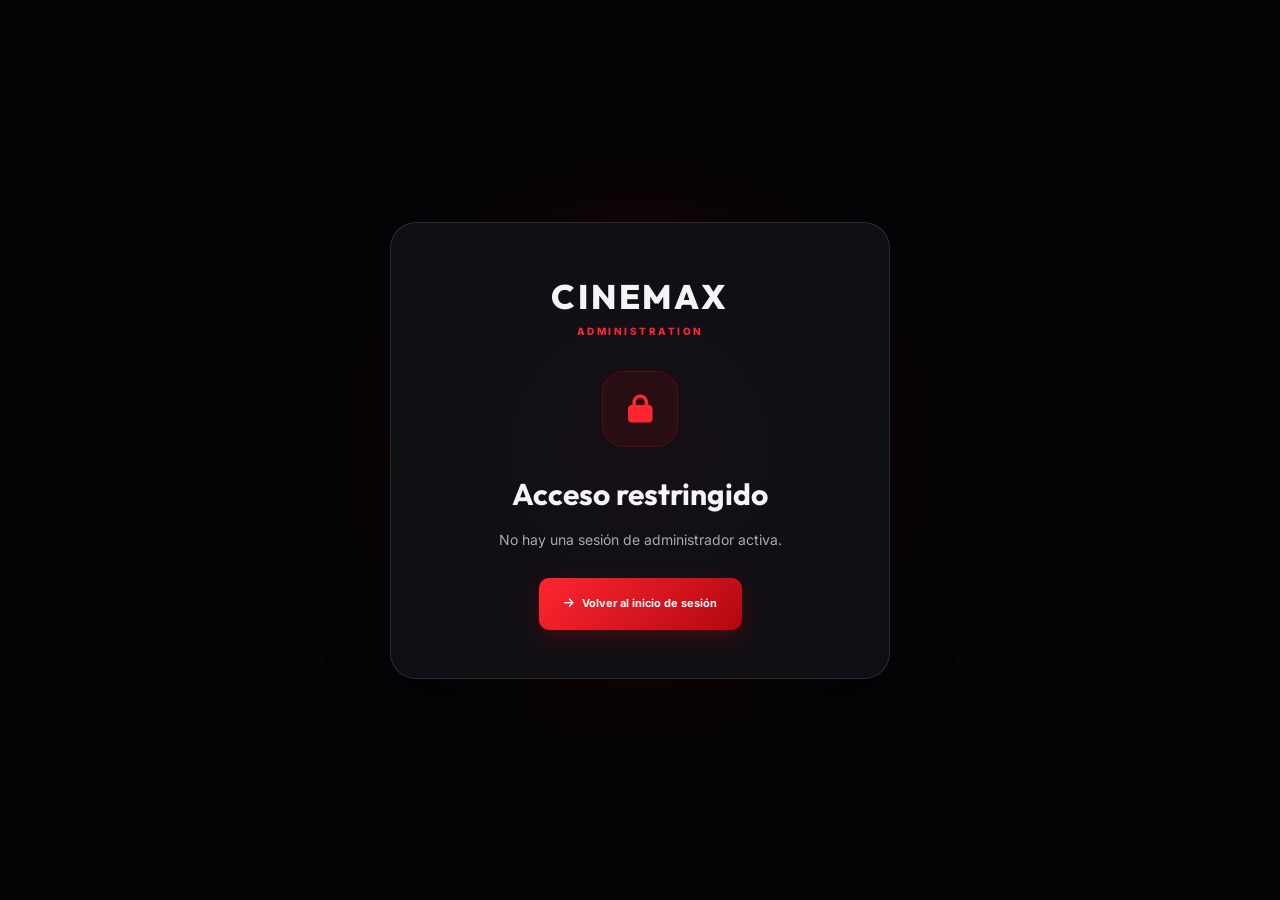
<file: admin2.html>
<!DOCTYPE html>

<html lang="es">
<head>
    <meta charset="UTF-8">


<meta
    name="viewport"
    content="width=device-width, initial-scale=1.0"
>

<title>CINEMAX — Administración</title>

<!-- ICONOS -->
<link
    rel="stylesheet"
    href="https://cdnjs.cloudflare.com/ajax/libs/font-awesome/6.5.2/css/all.min.css"
>

<!-- CSS PRINCIPAL -->
<link rel="stylesheet" href="admin2.css">
```

</head>

<body>

<!-- =====================================================
     LOADING
===================================================== -->

<div id="loadingScreen">


<div class="loading-orbit"></div>

<div class="loading-box">

    <div class="loading-mark">
        <i class="fa-solid fa-film"></i>
    </div>

    <div class="loading-logo">
        CINEMAX
    </div>

    <div class="loading-label">
        ADMINISTRATION
    </div>

    <div class="loading-spinner"></div>

    <div class="loading-text">
        Preparando panel de administración...
    </div>

</div>


</div>

<!-- =====================================================
     ACCESS DENIED
===================================================== -->

<div id="accessDenied">


<div class="access-glow"></div>

<div class="access-box">

    <div class="access-logo">
        CINEMAX
    </div>

    <span class="access-kicker">
        ADMINISTRATION
    </span>

    <div class="access-mark">
        <i class="fa-solid fa-lock"></i>
    </div>

    <h1>
        Acceso restringido
    </h1>

    <p>
        Esta sección está disponible únicamente
        para usuarios con permisos de administrador.
    </p>

    <button
        class="btn btn-primary btn-large"
        onclick="window.location.href='login.html'"
    >
        <i class="fa-solid fa-arrow-right"></i>
        Volver al inicio de sesión
    </button>

</div>


</div>

<!-- =====================================================
     ADMIN APP
===================================================== -->

<div id="adminApp">


<!-- =================================================
     SIDEBAR
================================================== -->

<aside class="sidebar" id="sidebar">


    <!-- BRAND -->

    <div class="sidebar-brand">

        <div class="brand-symbol">
            <i class="fa-solid fa-film"></i>
        </div>

        <div>

            <div class="sidebar-title">
                CINEMAX
            </div>

            <div class="sidebar-subtitle">
                ADMIN PANEL
            </div>

        </div>

    </div>


    <!-- MAIN -->

    <div class="sidebar-section-label">
        PRINCIPAL
    </div>

    <nav class="sidebar-nav">


        <button
            class="nav-btn active"
            data-section="dashboard"
            onclick="showSection('dashboard')"
        >

            <span class="nav-icon">
                <i class="fa-solid fa-chart-pie"></i>
            </span>

            <span>
                Dashboard
            </span>

            <span class="nav-dot"></span>

        </button>


        <button
            class="nav-btn"
            data-section="analytics"
            onclick="showSection('analytics')"
        >

            <span class="nav-icon">
                <i class="fa-solid fa-chart-line"></i>
            </span>

            <span>
                Analíticas
            </span>

        </button>


        <button
            class="nav-btn"
            data-section="content"
            onclick="showSection('content')"
        >

            <span class="nav-icon">
                <i class="fa-solid fa-clapperboard"></i>
            </span>

            <span>
                Contenido
            </span>

        </button>


        <button
            class="nav-btn"
            data-section="series"
            onclick="showSection('series')"
        >

            <span class="nav-icon">
                <i class="fa-solid fa-tv"></i>
            </span>

            <span>
                Series
            </span>

        </button>


        <button
            class="nav-btn"
            data-section="users"
            onclick="showSection('users')"
        >

            <span class="nav-icon">
                <i class="fa-solid fa-users"></i>
            </span>

            <span>
                Usuarios
            </span>

        </button>


    </nav>


    <!-- MANAGEMENT -->

    <div class="sidebar-section-label">
        GESTIÓN
    </div>

    <nav class="sidebar-nav">


        <button
            class="nav-btn"
            data-section="activity"
            onclick="showSection('activity')"
        >

            <span class="nav-icon">
                <i class="fa-solid fa-clock-rotate-left"></i>
            </span>

            <span>
                Actividad
            </span>

        </button>


        <!-- =================================================
             PAPELERAS
        ================================================== -->

        <button
            class="nav-btn"
            data-section="trash"
            onclick="showSection('trash')"
        >

            <span class="nav-icon">
                <i class="fa-solid fa-trash"></i>
            </span>

            <span>
                Papeleras
            </span>

        </button>


        <button
            class="nav-btn"
            data-section="settings"
            onclick="showSection('settings')"
        >

            <span class="nav-icon">
                <i class="fa-solid fa-sliders"></i>
            </span>

            <span>
                Configuración
            </span>

        </button>


    </nav>


    <!-- BOTTOM -->

    <div class="sidebar-bottom">

        <div class="system-status">

            <span class="status-pulse"></span>

            <div>

                <strong>
                    Sistema operativo
                </strong>

                <small>
                    CINEMAX API conectada
                </small>

            </div>

        </div>

    </div>

</aside>



<!-- =================================================
     MAIN SHELL
================================================== -->

<div class="app-shell">


    <!-- =================================================
         TOPBAR
    ================================================== -->

    <header class="topbar">


        <div class="topbar-left">

            <button
                class="mobile-menu"
                onclick="toggleSidebar()"
            >
                <i class="fa-solid fa-bars"></i>
            </button>

            <div>

                <div class="topbar-kicker">
                    CINEMAX / ADMIN
                </div>

                <div
                    class="topbar-title"
                    id="topbarTitle"
                >
                    Centro de administración
                </div>

            </div>

        </div>


        <div class="top-actions">


            <button
                class="top-btn"
                onclick="refreshAdminData()"
                title="Actualizar"
            >

                <i class="fa-solid fa-rotate"></i>

                <span class="top-btn-text">
                    Actualizar
                </span>

            </button>


            <button
                class="top-btn"
                onclick="window.open('index.html','_blank')"
                title="Ver CINEMAX"
            >

                <i class="fa-solid fa-arrow-up-right-from-square"></i>

                <span class="top-btn-text">
                    Ver sitio
                </span>

            </button>


            <div class="top-user">

                <div class="top-user-avatar">
                    <i class="fa-solid fa-user"></i>
                </div>

                <div class="top-user-info">

                    <strong id="adminName">
                        Administrador
                    </strong>

                    <span id="adminEmail">
                        admin@cinemax.com
                    </span>

                </div>

                <span class="user-chevron">
                    <i class="fa-solid fa-chevron-down"></i>
                </span>

            </div>


            <button
                class="logout-btn"
                onclick="logoutAdmin2()"
                title="Cerrar sesión"
            >

                <i class="fa-solid fa-right-from-bracket"></i>

                <span class="logout-text">
                    Salir
                </span>

            </button>

        </div>

    </header>



    <!-- =================================================
         CONTENT
    ================================================== -->

    <main class="content">


        <!-- =================================================
             DASHBOARD
        ================================================== -->

        <section
            id="dashboard"
            class="admin-section active"
        >

            <div class="hero-header">

                <div>

                    <div class="section-eyebrow">
                        CONTROL CENTER
                    </div>

                    <h1>
                        Bienvenido a
                        <em>CINEMAX.</em>
                    </h1>

                    <p>
                        Administra todo el contenido
                        de tu plataforma desde un solo lugar.
                    </p>

                </div>


                <button
                    class="btn btn-primary btn-large"
                    onclick="openAdvancedContentAdd()"
                >

                    <i class="fa-solid fa-plus"></i>

                    Agregar contenido

                </button>

            </div>


            <!-- STATS -->

            <div class="stats-grid">


                <div class="stat-card stat-red">

                    <div class="stat-icon">
                        <i class="fa-solid fa-film"></i>
                    </div>

                    <div class="stat-content">

                        <span>
                            PELÍCULAS
                        </span>

                        <strong id="statMovies">
                            0
                        </strong>

                        <small>
                            En catálogo
                        </small>

                    </div>

                    <div class="stat-decoration"></div>

                </div>


                <div class="stat-card stat-purple">

                    <div class="stat-icon">
                        <i class="fa-solid fa-tv"></i>
                    </div>

                    <div class="stat-content">

                        <span>
                            SERIES
                        </span>

                        <strong id="statSeries">
                            0
                        </strong>

                        <small>
                            En catálogo
                        </small>

                    </div>

                    <div class="stat-decoration"></div>

                </div>


                <div class="stat-card stat-blue">

                    <div class="stat-icon">
                        <i class="fa-solid fa-skull-crossbones"></i>
                    </div>

                    <div class="stat-content">

                        <span>
                            TERROR
                        </span>

                        <strong id="statTerror">
                            0
                        </strong>

                        <small>
                            En catálogo
                        </small>

                    </div>

                    <div class="stat-decoration"></div>

                </div>


                <div class="stat-card stat-green">

                    <div class="stat-icon">
                        <i class="fa-solid fa-users"></i>
                    </div>

                    <div class="stat-content">

                        <span>
                            USUARIOS
                        </span>

                        <strong id="statUsers">
                            0
                        </strong>

                        <small>
                            Registrados
                        </small>

                    </div>

                    <div class="stat-decoration"></div>

                </div>


                <div class="stat-card stat-cyan">

                    <div class="stat-icon">
                        <i class="fa-solid fa-heart"></i>
                    </div>

                    <div class="stat-content">

                        <span>
                            FAVORITOS
                        </span>

                        <strong id="statFavorites">
                            0
                        </strong>

                        <small>
                            Guardados
                        </small>

                    </div>

                    <div class="stat-decoration"></div>

                </div>


                <div class="stat-card stat-gold">

                    <div class="stat-icon">
                        <i class="fa-solid fa-eye"></i>
                    </div>

                    <div class="stat-content">

                        <span>
                            VISUALIZACIONES
                        </span>

                        <strong id="statViews">
                            0
                        </strong>

                        <small>
                            Total
                        </small>

                    </div>

                    <div class="stat-decoration"></div>

                </div>


            </div>



            <!-- DASHBOARD GRID -->

            <div class="dashboard-grid">


                <!-- QUICK ACTIONS -->

                <div class="panel">

                    <div class="panel-header">

                        <div>

                            <span class="panel-kicker">
                                ACCIONES
                            </span>

                            <h2>
                                Acciones rápidas
                            </h2>

                            <p>
                                Gestiona tu plataforma rápidamente.
                            </p>

                        </div>

                    </div>


                    <div class="quick-actions">


                        <button
                            class="quick-action quick-red"
                            onclick="openAdvancedContentAdd('pelicula')"
                        >

                            <span class="quick-icon">
                                <i class="fa-solid fa-film"></i>
                            </span>

                            <strong>
                                Nueva película
                            </strong>

                            <small>
                                Agregar al catálogo
                            </small>

                            <span class="quick-arrow">
                                →
                            </span>

                        </button>


                        <button
                            class="quick-action quick-purple"
                            onclick="openAdvancedContentAdd('serie')"
                        >

                            <span class="quick-icon">
                                <i class="fa-solid fa-tv"></i>
                            </span>

                            <strong>
                                Nueva serie
                            </strong>

                            <small>
                                Crear contenido episódico
                            </small>

                            <span class="quick-arrow">
                                →
                            </span>

                        </button>


                        <button
                            class="quick-action quick-blue"
                            onclick="showSection('users')"
                        >

                            <span class="quick-icon">
                                <i class="fa-solid fa-user-plus"></i>
                            </span>

                            <strong>
                                Administrar usuarios
                            </strong>

                            <small>
                                Ver cuentas y permisos
                            </small>

                            <span class="quick-arrow">
                                →
                            </span>

                        </button>


                        <button
                            class="quick-action quick-gold"
                            onclick="showSection('activity')"
                        >

                            <span class="quick-icon">
                                <i class="fa-solid fa-clock-rotate-left"></i>
                            </span>

                            <strong>
                                Ver actividad
                            </strong>

                            <small>
                                Revisar movimientos
                            </small>

                            <span class="quick-arrow">
                                →
                            </span>

                        </button>


                    </div>

                </div>



                <!-- RECENT ACTIVITY -->

                <div class="panel">

                    <div class="panel-header">

                        <div>

                            <span class="panel-kicker">
                                SISTEMA
                            </span>

                            <h2>
                                Actividad reciente
                            </h2>

                        </div>

                        <button
                            class="text-btn"
                            onclick="showSection('activity')"
                        >
                            Ver todo
                        </button>

                    </div>


                    <div id="recentActivity">

                        <div class="empty">

                            <div class="empty-icon">
                                <i class="fa-solid fa-clock"></i>
                            </div>

                            <strong>
                                Sin actividad reciente
                            </strong>

                            <span>
                                Las acciones aparecerán aquí.
                            </span>

                        </div>

                    </div>

                </div>


            </div>

        </section>



        <!-- =================================================
             ANALYTICS
        ================================================== -->

        <section
            id="analytics"
            class="admin-section"
        >

            <div class="section-header">

                <div>

                    <div class="section-eyebrow">
                        PERFORMANCE
                    </div>

                    <h1>
                        Analíticas
                    </h1>

                    <p>
                        Estadísticas y rendimiento de CINEMAX.
                    </p>

                </div>

            </div>


            <div class="stats-grid">

                <div class="stat-card stat-red">

                    <div class="stat-icon">
                        <i class="fa-solid fa-eye"></i>
                    </div>

                    <div class="stat-content">

                        <span>
                            VISUALIZACIONES
                        </span>

                        <strong id="analyticsViews">
                            0
                        </strong>

                        <small>
                            Total
                        </small>

                    </div>

                    <div class="stat-decoration"></div>

                </div>


                <div class="stat-card stat-green">

                    <div class="stat-icon">
                        <i class="fa-solid fa-heart"></i>
                    </div>

                    <div class="stat-content">

                        <span>
                            FAVORITOS
                        </span>

                        <strong id="analyticsFavorites">
                            0
                        </strong>

                        <small>
                            Total
                        </small>

                    </div>

                    <div class="stat-decoration"></div>

                </div>


                <div class="stat-card stat-blue">

                    <div class="stat-icon">
                        <i class="fa-solid fa-user-group"></i>
                    </div>

                    <div class="stat-content">

                        <span>
                            USUARIOS
                        </span>

                        <strong id="analyticsUsers">
                            0
                        </strong>

                        <small>
                            Registrados
                        </small>

                    </div>

                    <div class="stat-decoration"></div>

                </div>

            </div>


            <div class="panel">

                <div class="panel-header">

                    <div>

                        <span class="panel-kicker">
                            RESUMEN
                        </span>

                        <h2>
                            Rendimiento del catálogo
                        </h2>

                    </div>

                </div>


                <div
                    id="analyticsContent"
                    class="empty"
                >

                    <div class="empty-icon">
                        <i class="fa-solid fa-chart-line"></i>
                    </div>

                    <strong>
                        Cargando estadísticas
                    </strong>

                    <span>
                        Los datos aparecerán aquí.
                    </span>

                </div>

            </div>

        </section>



        <!-- =================================================
             CONTENT
        ================================================== -->

        <section
            id="content"
            class="admin-section"
        >

            <div class="section-header">

                <div>

                    <div class="section-eyebrow">
                        CONTENT LIBRARY
                    </div>

                    <h1>
                        Películas
                    </h1>

                    <p>
                        Administra las películas disponibles
                        en CINEMAX.
                    </p>

                </div>


                <button
                    class="btn btn-primary"
                    onclick="openAdvancedContentAdd('pelicula')"
                >

                    <i class="fa-solid fa-plus"></i>

                    Nueva película

                </button>

            </div>


            <div class="panel">

                <div class="toolbar">

                    <div class="search-wrap">

                        <span>
                            <i class="fa-solid fa-magnifying-glass"></i>
                        </span>

                        <input
                            id="contentSearch"
                            type="search"
                            placeholder="Buscar películas..."
                            oninput="filterContent()"
                        >

                    </div>


                    <select
                        id="contentCategory"
                        onchange="filterContent()"
                    >

                        <option value="">
                            Todas las categorías
                        </option>

                        <option value="accion">
                            Acción
                        </option>

                        <option value="comedia">
                            Comedia
                        </option>

                        <option value="drama">
                            Drama
                        </option>

                        <option value="ciencia ficcion">
                            Ciencia ficción
                        </option>

                        <option value="aventura">
                            Aventura
                        </option>

                        <option value="suspenso">
                            Suspenso
                        </option>

                    </select>

                </div>


                <div class="catalog-toolbar-meta">

                    <span class="live-dot"></span>

                    <span id="contentCount">
                        0 contenidos
                    </span>

                </div>


                <div
                    id="contentGrid"
                    class="catalog-grid"
                >

                    <div class="empty">

                        <div class="empty-icon">
                            <i class="fa-solid fa-film"></i>
                        </div>

                        <strong>
                            Cargando catálogo
                        </strong>

                        <span>
                            Espera un momento...
                        </span>

                    </div>

                </div>

            </div>

        </section>



        <!-- =================================================
             SERIES
        ================================================== -->

        <section
            id="series"
            class="admin-section"
        >

            <div class="section-header">

                <div>

                    <div class="section-eyebrow">
                        CONTENT LIBRARY
                    </div>

                    <h1>
                        Series
                    </h1>

                    <p>
                        Administra las series y episodios
                        de CINEMAX.
                    </p>

                </div>


                <button
                    class="btn btn-primary"
                    onclick="openAdvancedContentAdd('serie')"
                >

                    <i class="fa-solid fa-plus"></i>

                    Nueva serie

                </button>

            </div>


            <div class="panel">

                <div class="toolbar">

                    <div class="search-wrap">

                        <span>
                            <i class="fa-solid fa-magnifying-glass"></i>
                        </span>

                        <input
                            id="seriesSearch"
                            type="search"
                            placeholder="Buscar series..."
                            oninput="filterSeries()"
                        >

                    </div>


                    <select
                        id="seriesGenre"
                        onchange="filterSeries()"
                    >

                        <option value="">
                            Todos los géneros
                        </option>

                        <option value="accion">
                            Acción
                        </option>

                        <option value="drama">
                            Drama
                        </option>

                        <option value="comedia">
                            Comedia
                        </option>

                        <option value="terror">
                            Terror
                        </option>

                        <option value="ciencia ficcion">
                            Ciencia ficción
                        </option>

                    </select>

                </div>


                <div class="catalog-toolbar-meta">

                    <span class="live-dot"></span>

                    <span id="seriesCount">
                        0 series
                    </span>

                </div>


                <div
                    id="seriesGrid"
                    class="catalog-grid"
                >

                    <div class="empty">

                        <div class="empty-icon">
                            <i class="fa-solid fa-tv"></i>
                        </div>

                        <strong>
                            Cargando series
                        </strong>

                        <span>
                            Espera un momento...
                        </span>

                    </div>

                </div>

            </div>

        </section>



        <!-- =================================================
             USERS
        ================================================== -->

        <section
            id="users"
            class="admin-section"
        >

            <div class="section-header">

                <div>

                    <div class="section-eyebrow">
                        USER MANAGEMENT
                    </div>

                    <h1>
                        Usuarios
                    </h1>

                    <p>
                        Gestiona las cuentas registradas
                        en CINEMAX.
                    </p>

                </div>

            </div>


            <div class="panel">

                <div class="toolbar">

                    <div class="search-wrap">

                        <span>
                            <i class="fa-solid fa-magnifying-glass"></i>
                        </span>

                        <input
                            id="userSearch"
                            type="search"
                            placeholder="Buscar usuario o correo..."
                            oninput="filterUsers()"
                        >

                    </div>

                </div>


                <div class="table-container">

                    <table>

                        <thead>

                            <tr>

                                <th>
                                    Usuario
                                </th>

                                <th>
                                    Correo
                                </th>

                                <th>
                                    Rol
                                </th>

                                <th>
                                    Estado
                                </th>

                                <th>
                                    Registro
                                </th>

                                <th>
                                    Acciones
                                </th>

                            </tr>

                        </thead>


                        <tbody id="usersTable">

                            <tr>

                                <td colspan="6">

                                    <div class="empty">

                                        <div class="empty-icon">
                                            <i class="fa-solid fa-users"></i>
                                        </div>

                                        <strong>
                                            Cargando usuarios
                                        </strong>

                                        <span>
                                            Espera un momento...
                                        </span>

                                    </div>

                                </td>

                            </tr>

                        </tbody>

                    </table>

                </div>

            </div>

        </section>



<!-- ================================================= 
     ACTIVITY 
================================================== --> 

<section 
    id="activity" 
    class="admin-section" 
> 


<div class="section-header"> 

    <div> 

        <div class="section-eyebrow"> 
            SYSTEM LOG 
        </div> 

        <h1> 
            Actividad 
        </h1> 

        <p> 
            Historial de acciones realizadas 
            dentro del panel. 
        </p> 

    </div> 


  <div
    style="
        display:flex;
        gap:10px;
        align-items:center;
    "
>
    <button 
        class="btn btn-secondary" 
        onclick="loadActivity()" 
    >
        <i class="fa-solid fa-rotate"></i>
        Actualizar
    </button>

    <button
        class="btn btn-danger"
        onclick="deleteAllActivity()"
    >
        <i class="fa-solid fa-trash"></i>
        Vaciar actividad
    </button>
</div>
</div> 


<div class="panel"> 

    <div 
        id="activityList" 
        class="empty" 
    > 

        <div class="empty-icon"> 
            <i class="fa-solid fa-clock-rotate-left"></i> 
        </div> 

        <strong> 
            Cargando actividad 
        </strong> 

        <span> 
            Espera un momento... 
        </span> 

    </div> 

</div> 


</section>




        <!-- =================================================
             PAPELERAS
        ================================================== -->

        <section
            id="trash"
            class="admin-section"
        >

            <div class="section-header">

                <div>

                    <div class="section-eyebrow">
                        DATA RECOVERY
                    </div>

                    <h1>
                        Papeleras
                    </h1>

                    <p>
                        Administra el contenido eliminado,
                        los favoritos eliminados y las visualizaciones eliminadas.
                    </p>

                </div>

            </div>


            <!-- =================================================
                 PAPELERA DE CONTENIDO
            ================================================== -->

            <div class="panel">

                <div class="panel-header">

                    <div>

                        <span class="panel-kicker">
                            PAPELERA DE CONTENIDO
                        </span>

                        <h2>
                            🗑️ Contenido eliminado
                        </h2>

                        <p>
                            Contenido enviado a la papelera desde el catálogo.
                        </p>

                    </div>

                    <button
                        class="btn btn-secondary"
                        onclick="loadTrash()"
                    >

                        <i class="fa-solid fa-rotate"></i>

                        Actualizar

                    </button>

                </div>


                <div class="table-container">

                    <table>

                        <thead>

                            <tr>

                                <th>
                                    Contenido
                                </th>

                                <th>
                                    Tipo
                                </th>

                                <th>
                                    ID
                                </th>

                                <th>
                                    Fecha
                                </th>

                                <th>
                                    Acciones
                                </th>

                            </tr>

                        </thead>


                        <tbody id="trashTable">

                            <tr>

                                <td colspan="5">

                                    <div class="empty">

                                        <div class="empty-icon">
                                            <i class="fa-solid fa-trash"></i>
                                        </div>

                                        <strong>
                                            Cargando papelera
                                        </strong>

                                        <span>
                                            Espera un momento...
                                        </span>

                                    </div>

                                </td>

                            </tr>

                        </tbody>

                    </table>

                </div>

            </div>



            <!-- =================================================
                 PAPELERA DE FAVORITOS
            ================================================== -->

            <div
                class="panel"
                style="margin-top:20px;"
            >

                <div class="panel-header">

                    <div>

                        <span class="panel-kicker">
                            PAPELERA DE FAVORITOS
                        </span>

                        <h2>
                            ⭐ Favoritos eliminados
                        </h2>

                        <p>
                            Favoritos enviados a la papelera desde la administración.
                        </p>

                    </div>

                    <div
                        style="
                            display:flex;
                            gap:9px;
                            flex-wrap:wrap;
                        "
                    >

                        <button
                            class="btn btn-secondary"
                            onclick="loadFavoritesTrash()"
                        >

                            <i class="fa-solid fa-rotate"></i>

                            Actualizar

                        </button>

                        <button
                            class="btn btn-secondary"
                            onclick="emptyFavoritesTrash()"
                        >

                            <i class="fa-solid fa-trash-can"></i>

                            Vaciar papelera

                        </button>

                    </div>

                </div>


                <div class="table-container">

                    <table>

                        <thead>

                            <tr>

                                <th>
                                    Usuario
                                </th>

                                <th>
                                    Contenido
                                </th>

                                <th>
                                    Tipo
                                </th>

                                <th>
                                    Fecha
                                </th>

                                <th>
                                    Acciones
                                </th>

                            </tr>

                        </thead>


                        <tbody id="favoritesTrashTable">

                            <tr>

                                <td colspan="5">

                                    <div class="empty">

                                        <div class="empty-icon">
                                            <i class="fa-solid fa-heart"></i>
                                        </div>

                                        <strong>
                                            Cargando papelera de favoritos
                                        </strong>

                                        <span>
                                            Espera un momento...
                                        </span>

                                    </div>

                                </td>

                            </tr>

                        </tbody>

                    </table>

                </div>

            </div>



            <!-- =================================================
                 PAPELERA DE VISUALIZACIONES
            ================================================== -->

            <div
                class="panel"
                style="margin-top:20px;"
            >

                <div class="panel-header">

                    <div>

                        <span class="panel-kicker">
                            PAPELERA DE VISUALIZACIONES
                        </span>

                        <h2>
                            👁️ Visualizaciones eliminadas
                        </h2>

                        <p>
                            Visualizaciones enviadas a la papelera desde las analíticas.
                        </p>

                    </div>

                    <div
                        style="
                            display:flex;
                            gap:9px;
                            flex-wrap:wrap;
                        "
                    >

                        <button
                            class="btn btn-secondary"
                            onclick="loadAnalyticsTrash()"
                        >

                            <i class="fa-solid fa-rotate"></i>

                            Actualizar

                        </button>

                        <button
                            class="btn btn-secondary"
                            onclick="emptyAnalyticsTrash()"
                        >

                            <i class="fa-solid fa-trash-can"></i>

                            Vaciar papelera

                        </button>

                    </div>

                </div>


                <div class="table-container">

                    <table>

                        <thead>

                            <tr>

                                <th>
                                    Usuario
                                </th>

                                <th>
                                    Contenido
                                </th>

                                <th>
                                    Tipo
                                </th>

                                <th>
                                    Fecha
                                </th>

                                <th>
                                    Acciones
                                </th>

                            </tr>

                        </thead>


                        <tbody id="analyticsTrashTable">

                            <tr>

                                <td colspan="5">

                                    <div class="empty">

                                        <div class="empty-icon">
                                            <i class="fa-solid fa-eye"></i>
                                        </div>

                                        <strong>
                                            Cargando papelera de visualizaciones
                                        </strong>

                                        <span>
                                            Espera un momento...
                                        </span>

                                    </div>

                                </td>

                            </tr>

                        </tbody>

                    </table>

                </div>

            </div>

        </section>



        <!-- =================================================
             SETTINGS
        ================================================== -->

        <section
            id="settings"
            class="admin-section"
        >

            <div class="section-header">

                <div>

                    <div class="section-eyebrow">
                        SYSTEM CONTROL
                    </div>

                    <h1>
                        Configuración
                    </h1>

                    <p>
                        Configura el comportamiento
                        de tu panel CINEMAX.
                    </p>

                </div>

            </div>


            <div class="panel settings-hero">

                <div class="settings-hero-icon">

                    <i class="fa-solid fa-server"></i>

                </div>

                <div>

                    <h2>
                        Sistema CINEMAX
                    </h2>

                    <p>
                        Backend conectado y funcionando
                        correctamente.
                    </p>

                </div>

            </div>


            <div class="settings-grid">


                <div class="setting-card">

                    <div class="setting-icon">
                        <i class="fa-solid fa-database"></i>
                    </div>

                    <div>

                        <strong>
                            Base de datos
                        </strong>

                        <p>
                            Gestionar datos del catálogo
                        </p>

                    </div>

                    <span>
                        <i class="fa-solid fa-chevron-right"></i>
                    </span>

                </div>


                <div class="setting-card">

                    <div class="setting-icon">
                        <i class="fa-solid fa-shield-halved"></i>
                    </div>

                    <div>

                        <strong>
                            Seguridad
                        </strong>

                        <p>
                            Sesiones y permisos
                        </p>

                    </div>

                    <span>
                        <i class="fa-solid fa-chevron-right"></i>
                    </span>

                </div>


                <div class="setting-card">

                    <div class="setting-icon">
                        <i class="fa-solid fa-cloud-arrow-up"></i>
                    </div>

                    <div>

                        <strong>
                            Sincronización
                        </strong>

                        <p>
                            Actualizar catálogo
                        </p>

                    </div>

                    <span>
                        <i class="fa-solid fa-chevron-right"></i>
                    </span>

                </div>


                <div class="setting-card">

                    <div class="setting-icon">
                        <i class="fa-solid fa-server"></i>
                    </div>

                    <div>

                        <strong>
                            Servidor
                        </strong>

                        <p>
                            Estado de la API
                        </p>

                    </div>

                    <span>
                        <i class="fa-solid fa-circle-check"></i>
                    </span>

                </div>


            </div>

        </section>


    </main>

</div>
```

</div>

<!-- =====================================================
     MODAL — ADD CONTENT
===================================================== -->

<div
    id="contentModal"
    class="modal"
>

```
<div class="modal-content">

    <div class="modal-header">

        <div>

            <span class="panel-kicker">
                CONTENT MANAGEMENT
            </span>

            <h2>
                Agregar contenido
            </h2>

        </div>

        <button
            class="modal-close"
            onclick="closeContentModal()"
        >

            <i class="fa-solid fa-xmark"></i>

        </button>

    </div>


    <form
        id="contentForm"
        onsubmit="saveAdvancedContent(event)"
    >


        <div class="settings-grid">


            <div>

                <label
                    for="contentTitle"
                    class="panel-kicker"
                >
                    TÍTULO
                </label>

                <input
                    id="contentTitle"
                    name="title"
                    type="text"
                    placeholder="Nombre del contenido"
                    required
                >

            </div>


            <div>

                <label
                    for="contentType"
                    class="panel-kicker"
                >
                    TIPO
                </label>

                <select
                    id="contentType"
                    name="type"
                >

                    <option value="pelicula">
                        Película
                    </option>

                    <option value="serie">
                        Serie
                    </option>

                    <option value="terror">
                        Terror
                    </option>

                </select>

            </div>


            <div>

                <label
                    for="contentGenre"
                    class="panel-kicker"
                >
                    GÉNERO
                </label>

                <input
                    id="contentGenre"
                    name="genre"
                    type="text"
                    placeholder="Acción, Drama..."
                >

            </div>


            <div>

                <label
                    for="contentYear"
                    class="panel-kicker"
                >
                    AÑO
                </label>

                <input
                    id="contentYear"
                    name="year"
                    type="number"
                    placeholder="2026"
                >

            </div>


            <div>

                <label
                    for="contentPoster"
                    class="panel-kicker"
                >
                    POSTER
                </label>

                <input
                    id="contentPoster"
                    name="poster"
                    type="url"
                    placeholder="https://..."
                >

            </div>


            <div>

                <label
                    for="contentBackdrop"
                    class="panel-kicker"
                >
                    BACKDROP
                </label>

                <input
                    id="contentBackdrop"
                    name="backdrop"
                    type="url"
                    placeholder="https://..."
                >

            </div>


            <div>

                <label
                    for="contentRating"
                    class="panel-kicker"
                >
                    CALIFICACIÓN
                </label>

                <input
                    id="contentRating"
                    name="rating"
                    type="number"
                    min="0"
                    max="10"
                    step="0.1"
                    placeholder="8.5"
                >

            </div>


            <div>

                <label
                    for="contentDuration"
                    class="panel-kicker"
                >
                    DURACIÓN
                </label>

                <input
                    id="contentDuration"
                    name="duration"
                    type="text"
                    placeholder="2h 15min"
                >

            </div>


        </div>


        <div style="margin-top:18px;">

            <label
                for="contentDescription"
                class="panel-kicker"
            >
                DESCRIPCIÓN
            </label>

            <textarea
                id="contentDescription"
                name="description"
                placeholder="Descripción del contenido..."
            ></textarea>

        </div>


        <div
            style="
                display:flex;
                justify-content:flex-end;
                gap:9px;
                margin-top:20px;
            "
        >

            <button
                type="button"
                class="btn btn-secondary"
                onclick="closeContentModal()"
            >
                Cancelar
            </button>

            <button
                type="submit"
                class="btn btn-primary"
            >

                <i class="fa-solid fa-check"></i>

                Guardar contenido

            </button>

        </div>


    </form>

</div>
```

</div>




<!-- =====================================================
     TOAST
===================================================== -->

<div id="toast"></div>



<!-- =====================================================
     JAVASCRIPT
===================================================== -->

<script>

"use strict";

/* ============================================================
   CINEMAX ADMIN 2 — FRONTEND COMPLETO
   ============================================================ */

const API_URL = window.location.origin;

let sessionId =
    localStorage.getItem("cinemax_admin_session_id") || null;

let currentUser = null;

let catalog = [];
let trash = [];
let favoritesTrash = [];
let analyticsTrash = [];
let users = [];

let editingContentId = null;
let editingSeriesId = null;
let editingSeries = null;
let editingSeasons = [];

let activityLog = [];

let toastTimer = null;

let dashboardStats = {
    favorites: 0,
    views: 0,
    uniqueViewers: 0,
    uniqueContent: 0
};

let analyticsData = [];
let favoritesData = [];

/* ============================================================
   HELPERS
   ============================================================ */

function getContentId(item) {

    if (item == null) return "";

    if (
        typeof item === "string" ||
        typeof item === "number"
    ) {
        return String(item);
    }

    return String(
        item.id ??
        item.content_id ??
        item.contentId ??
        item.uuid ??
        item._id ??
        ""
    );
}

function getRecordId(item) {

    if (item == null) return "";

    if (
        typeof item === "string" ||
        typeof item === "number"
    ) {
        return String(item);
    }

    return String(
        item.id ??
        item.favorite_id ??
        item.favoriteId ??
        item.event_id ??
        item.eventId ??
        item.analytics_id ??
        item.analyticsId ??
        item._id ??
        ""
    );
}

function findCatalogItemById(id) {

    const target = String(id);

    return (
        catalog.find(
            item => getContentId(item) === target
        ) || null
    );
}

function normalizeCategory(value) {

    const text =
        String(value || "")
            .trim()
            .toLowerCase();

    if (
        [
            "movie",
            "movies",
            "película",
            "peliculas",
            "pelicula"
        ].includes(text)
    ) {
        return "pelicula";
    }

    if (
        [
            "tv",
            "show",
            "shows",
            "series",
            "serie"
        ].includes(text)
    ) {
        return "serie";
    }

    if (
        [
            "horror",
            "terror"
        ].includes(text)
    ) {
        return "terror";
    }

    return text || "pelicula";
}

function categoryLabel(category) {

    return {
        pelicula: "Película",
        serie: "Serie",
        terror: "Terror"
    }[
        normalizeCategory(category)
    ] || String(category || "Película");
}

function escapeHtml(value) {

    return String(value ?? "")
        .replace(/&/g, "&amp;")
        .replace(/</g, "&lt;")
        .replace(/>/g, "&gt;")
        .replace(/"/g, "&quot;")
        .replace(/'/g, "&#039;");
}

function jsEscape(value) {

    return String(value ?? "")
        .replace(/\\/g, "\\\\")
        .replace(/'/g, "\\'")
        .replace(/"/g, '\\"')
        .replace(/\n/g, "\\n")
        .replace(/\r/g, "\\r");
}

function safeNumber(value, fallback = 0) {

    const n = Number(value);

    return Number.isFinite(n)
        ? n
        : fallback;
}

function showToast(
    message,
    type = "success"
) {

    const toast =
        document.getElementById("toast");

    if (!toast) return;

    toast.textContent =
        String(message || "");

    toast.className = type;

    toast.style.display = "block";

    clearTimeout(toastTimer);

    toastTimer = setTimeout(() => {

        toast.style.display = "none";

    }, 3500);
}

async function logActivity(
    action,
    detail = ""
) {

    const activity = {

        action,
        detail,

        date:
            new Date().toISOString(),

        username:
            currentUser?.username ||
            currentUser?.email ||
            "Administrador",

        user_id:
            currentUser?.id ||
            ""
    };

    try {

        const response =
            await fetch(
                `${API_URL}/api/activity`,
                {
                    method: "POST",

                    headers: {
                        "Content-Type":
                            "application/json"
                    },

                    body:
                        JSON.stringify(
                            activity
                        )
                }
            );

        if (!response.ok) {

            throw new Error(
                "No se pudo guardar la actividad."
            );
        }

        const data =
            await response.json();

        if (
            data.success &&
            data.activity
        ) {

            activityLog.unshift(
                data.activity
            );

        } else {

            activityLog.unshift(
                activity
            );
        }

        activityLog =
            activityLog.slice(0, 100);

        renderActivity();
        renderRecentActivity();

    } catch (error) {

        console.error(
            "Error guardando actividad:",
            error
        );

        // Mantener la actividad visible
        // aunque el servidor falle.
        activityLog.unshift(
            activity
        );

        activityLog =
            activityLog.slice(0, 100);

        renderActivity();
        renderRecentActivity();
    }
}
function extractArray(
    response,
    keys = []
) {

    if (Array.isArray(response)) {
        return response;
    }

    for (const key of keys) {

        if (
            Array.isArray(
                response?.[key]
            )
        ) {
            return response[key];
        }
    }

    if (
        Array.isArray(
            response?.data
        )
    ) {
        return response.data;
    }

    if (
        Array.isArray(
            response?.items
        )
    ) {
        return response.items;
    }

    return [];
}

/* ============================================================
   API
   ============================================================ */

async function api(
    endpoint,
    options = {}
) {

    const headers = {

        "Content-Type":
            "application/json",

        ...(options.headers || {})

    };

    if (sessionId) {

        headers["X-Session-ID"] =
            sessionId;

        headers["Authorization"] =
            "Bearer " + sessionId;
    }

    const config = {

        ...options,

        headers

    };

    if (
        config.body &&
        typeof config.body === "string"
    ) {

        try {

            const body =
                JSON.parse(config.body);

            if (
                sessionId &&
                body &&
                typeof body === "object" &&
                !body.session_id
            ) {

                body.session_id =
                    sessionId;

                config.body =
                    JSON.stringify(body);
            }

        } catch (_) {}
    }

    const response =
        await fetch(
            API_URL + endpoint,
            config
        );

    let data = null;

    const contentType =
        response.headers.get(
            "content-type"
        ) || "";

    if (
        contentType.includes(
            "application/json"
        )
    ) {

        try {

            data =
                await response.json();

        } catch (_) {}

    } else {

        try {

            const raw =
                await response.text();

            data =
                raw
                    ? {
                        success:
                            response.ok,
                        data: raw
                    }
                    : {};

        } catch (_) {

            data = {};
        }
    }

    if (!response.ok) {

        const message =

            data?.error ||

            data?.message ||

            (
                response.status === 401
                    ? "Sesión expirada."
                    : response.status === 403
                        ? "Acceso denegado."
                        : `Error HTTP ${response.status}.`
            );

        if (
            response.status === 401
        ) {

            clearSession();
            showLogin(message);
        }

        throw new Error(message);
    }

    return data;
}

function clearSession() {
    localStorage.removeItem(
        "cinemax_admin_session_id"
    );

    sessionId = null;
    currentUser = null;
}

/* ============================================================
   AUTH
   ============================================================ */

document.addEventListener(
    "DOMContentLoaded",
    init
);

async function init() {
    const loading =
        document.getElementById(
            "loadingScreen"
        );

    if (loading) {
        loading.style.display = "flex";
    }

    // =====================================================
    // COMPROBAR SESIÓN
    // =====================================================

    if (!sessionId) {
        showLogin(
            "No hay una sesión de administrador activa."
        );
        return;
    }

    try {
        const result =
            await api(
                "/api/users/session/" +
                encodeURIComponent(
                    sessionId
                )
            );

        console.log(
            "🔐 ADMIN2 - RESPUESTA DE SESIÓN:",
            result
        );

        // =================================================
        // OBTENER USUARIO
        // =================================================

        const user =
            result?.user ||
            result?.data?.user ||
            result?.session?.user ||
            null;

        const role =
            String(
                user?.role ||
                result?.role ||
                result?.data?.role ||
                ""
            ).toLowerCase();

        // =================================================
        // COMPROBAR ESTADO DE LA SESIÓN
        // =================================================

        const sessionActive =
            result?.active === true ||
            result?.valid === true ||
            result?.authenticated === true ||
            result?.session_active === true ||
            result?.data?.active === true ||
            result?.data?.valid === true ||
            result?.session?.active === true;

        const sessionSuccess =
            result?.success === true ||
            result?.valid === true ||
            result?.authenticated === true ||
            result?.data?.success === true ||
            result?.data?.valid === true;

        // =================================================
        // SI EL SERVIDOR CONFIRMA EL USUARIO COMO ADMIN
        // =================================================

        if (
            !user ||
            role !== "admin" ||
            (!sessionActive && !sessionSuccess)
        ) {
            console.error(
                "❌ ADMIN2 - SESIÓN RECHAZADA:",
                {
                    result,
                    user,
                    role,
                    sessionActive,
                    sessionSuccess,
                    sessionId
                }
            );

            throw new Error(
                "La sesión no es válida o la cuenta no tiene permisos de administrador."
            );
        }

        // =================================================
        // SESIÓN CORRECTA
        // =================================================

        currentUser = user;

        console.log(
            "✅ ADMIN2 - SESIÓN DE ADMINISTRADOR CONFIRMADA:",
            currentUser
        );

        showApp();

        // =================================================
        // CARGAR TODO EL PANEL
        // =================================================

        await loadAll();

    } catch (error) {
        console.error(
            "❌ ADMIN INIT:",
            error
        );

        clearSession();

        showLogin(
            error?.message ||
            "No se pudo comprobar la sesión de administrador."
        );
    }
}

function showLogin(
    message = ""
) {

    const loading =
        document.getElementById(
            "loadingScreen"
        );

    const app =
        document.getElementById(
            "adminApp"
        );

    const denied =
        document.getElementById(
            "accessDenied"
        );

    if (loading) {
        loading.style.display = "none";
    }

    if (app) {
        app.style.display = "none";
    }

    if (denied) {
        denied.style.display = "flex";
    }

    if (message) {

        const p =
            denied?.querySelector("p");

        if (p) {
            p.textContent = message;
        }
    }
}

function showApp() {

    const loading =
        document.getElementById(
            "loadingScreen"
        );

    const app =
        document.getElementById(
            "adminApp"
        );

    const denied =
        document.getElementById(
            "accessDenied"
        );

    if (loading) {
        loading.style.display = "none";
    }

    if (denied) {
        denied.style.display = "none";
    }

    if (app) {
        app.style.display = "flex";
    }

    updateAdminIdentity();
}

function updateAdminIdentity() {

    const name =
        currentUser?.username ||
        currentUser?.name ||
        "Administrador";

    const email =
        currentUser?.email ||
        "admin@cinemax.com";

    const ids = {

        adminName: name,
        adminEmail: email,
        topUsername: name,
        topEmail: email

    };

    for (
        const [id, value]
        of Object.entries(ids)
    ) {

        const el =
            document.getElementById(id);

        if (el) {
            el.textContent = value;
        }
    }
}

async function logoutAdmin() {

    try {

        if (sessionId) {

            await api(
                "/api/users/logout",
                {
                    method: "POST",
                    body:
                        JSON.stringify({})
                }
            );
        }

    } catch (_) {}

    logActivity(
        "Cierre de sesión"
    );

    clearSession();

    showLogin();
}

/* ============================================================
   NAVEGACIÓN
   ============================================================ */

const sectionTitles = {

    dashboard:
        "Centro de administración",

    analytics:
        "Analíticas",

    content:
        "Películas",

    series:
        "Series",

    users:
        "Usuarios",

    activity:
        "Actividad",

    settings:
        "Configuración",

    trash:
        "Papeleras"

};

function showSection(
    section,
    button = null
) {

    document
        .querySelectorAll(
            ".admin-section"
        )
        .forEach(el => {

            el.classList.toggle(
                "active",
                el.id === section
            );

        });

    document
        .querySelectorAll(
            ".nav-btn"
        )
        .forEach(el => {

            el.classList.toggle(
                "active",
                el.dataset.section ===
                    section
            );

        });

    const title =
        document.getElementById(
            "topbarTitle"
        );

    if (title) {

        title.textContent =
            sectionTitles[section] ||
            "Administración";
    }

    if (section === "content") {
        renderContent();
    }

    if (section === "series") {
        renderSeries();
    }

    if (section === "users") {
        renderUsers();
    }

    if (section === "activity") {
        renderActivity();
    }

    if (section === "analytics") {
        renderAnalytics();
    }

    if (section === "trash") {

        renderTrash();
        renderFavoritesTrash();
        renderAnalyticsTrash();

    }

    if (window.innerWidth <= 900) {

        document
            .getElementById("sidebar")
            ?.classList.remove(
                "open",
                "mobile-open"
            );
    }
}

function toggleSidebar() {

    document
        .getElementById("sidebar")
        ?.classList.toggle(
            "mobile-open"
        );
}

/* ============================================================
   CARGA GENERAL
   ============================================================ */

async function loadAll() {

    await Promise.allSettled([

        loadCatalog(),
        loadUsers(),

        loadTrash(),
        loadFavoritesTrash(),
        loadAnalyticsTrash(),

        loadAnalytics(),
        loadFavorites()

    ]);

    updateStats();

    renderDashboard();
    renderAnalytics();

    renderTrash();
    renderFavoritesTrash();
    renderAnalyticsTrash();

    renderActivity();
    renderRecentActivity();
}

async function refreshAdminData() {

    try {

        await loadAll();

        showToast(
            "Panel actualizado correctamente.",
            "success"
        );

    } catch (error) {

        showToast(
            error.message,
            "error"
        );
    }
}

/* ============================================================
   CATÁLOGO
   ============================================================ */

async function loadCatalog() {

    try {

        const response =
            await api("/api/catalog");

        catalog =
            extractArray(
                response,
                [
                    "catalog",
                    "contents",
                    "movies"
                ]
            );

        updateStats();
        renderContent();
        renderSeries();
        renderDashboard();
        renderAnalytics();

    } catch (error) {

        console.error(
            "CATALOG:",
            error
        );

        showToast(
            error.message,
            "error"
        );
    }
}

function getImage(item) {

    return (

        item.image ||
        item.poster ||
        item.posterUrl ||
        item.poster_url ||
        item.backdrop ||
        ""

    );
}

function getVideo(item) {

    return (

        item.video ||
        item.url ||
        item.videoUrl ||
        item.video_url ||
        ""

    );
}

function getGenre(item) {

    return (
        item.genre ||
        item.genres ||
        ""
    );
}

function renderContent() {

    const grid =
        document.getElementById(
            "contentGrid"
        );

    if (!grid) return;

    const search =
        (
            document
                .getElementById(
                    "contentSearch"
                )
                ?.value ||
            ""
        )
        .trim()
        .toLowerCase();

    const categoryFilter =
        (
            document
                .getElementById(
                    "contentCategory"
                )
                ?.value ||
            ""
        )
        .trim()
        .toLowerCase();

    const items =
        catalog.filter(item => {

            const category =
                normalizeCategory(
                    item.category ||
                    item.type
                );

            const title =
                String(
                    item.title ||
                    item.name ||
                    ""
                ).toLowerCase();

            const genre =
                String(
                    getGenre(item)
                ).toLowerCase();

            return (

                (
                    !search ||
                    title.includes(search) ||
                    genre.includes(search)
                ) &&

                (
                    !categoryFilter ||
                    category === categoryFilter ||
                    genre.includes(
                        categoryFilter
                    )
                )

            );

        });

    const movieLike =
        items.filter(item => {

            const c =
                normalizeCategory(
                    item.category ||
                    item.type
                );

            return (
                c === "pelicula" ||
                c === "terror"
            );

        });

    const count =
        document.getElementById(
            "contentCount"
        );

    if (count) {

        count.textContent =
            `${movieLike.length} ${
                movieLike.length === 1
                    ? "contenido"
                    : "contenidos"
            }`;
    }

    if (!movieLike.length) {

        grid.innerHTML =
            emptyHtml(
                "fa-film",
                catalog.length
                    ? "No se encontraron películas."
                    : "El catálogo está vacío."
            );

        return;
    }

    grid.innerHTML =
        movieLike
            .map(renderContentCard)
            .join("");
}

function renderContentCard(item) {

    const id =
        getContentId(item);

    const title =
        item.title ||
        item.name ||
        "Sin título";

    const category =
        normalizeCategory(
            item.category ||
            item.type
        );

    const image =
        getImage(item);

    const year =
        item.year || "—";

    const rating =
        item.rating ?? "—";

    const genre =
        getGenre(item) ||
        "Sin género";

    return `

        <article class="catalog-card">

            <div class="catalog-card-media">

                ${
                    image

                    ? `
                        <img
                            src="${escapeHtml(image)}"
                            alt="${escapeHtml(title)}"
                            loading="lazy"
                            onerror="this.style.display='none';this.parentElement.classList.add('no-image')"
                        >
                    `

                    : `
                        <div class="catalog-card-placeholder">
                            <i class="fa-solid fa-film"></i>
                        </div>
                    `
                }

                <span class="badge badge-${escapeHtml(category)}">
                    ${escapeHtml(
                        categoryLabel(category)
                    )}
                </span>

            </div>

            <div class="catalog-card-body">

                <h3>
                    ${escapeHtml(title)}
                </h3>

                <div class="catalog-meta">

                    <span>
                        ${escapeHtml(
                            String(year)
                        )}
                    </span>

                    <span>
                        ★ ${escapeHtml(
                            String(rating)
                        )}
                    </span>

                </div>

                <small>
                    ${escapeHtml(
                        String(genre)
                    )}
                </small>

                <div
                    class="actions"
                    style="margin-top:14px;"
                >

                    <button
                        class="btn btn-secondary btn-small"
                        onclick="editContent('${jsEscape(id)}')"
                    >
                        <i class="fa-solid fa-pen"></i>
                        Editar
                    </button>

                    <button
                        class="btn btn-danger btn-small"
                        onclick="deleteContent('${jsEscape(id)}')"
                    >
                        <i class="fa-solid fa-trash"></i>
                    </button>

                    ${
                        category === "serie"

                        ? `
                            <button
                                class="btn btn-primary btn-small"
                                onclick="manageEpisodes('${jsEscape(id)}')"
                            >
                                <i class="fa-solid fa-tv"></i>
                            </button>
                        `

                        : ""
                    }

                </div>

            </div>

        </article>

    `;
}

function filterContent() {
    renderContent();
}

function filterSeries() {
    renderSeries();
}

/* ============================================================
   AGREGAR / EDITAR CONTENIDO
   ============================================================ */

function openAdvancedContentAdd(
    type = "pelicula"
) {

    editingContentId = null;

    const form =
        document.getElementById(
            "contentForm"
        );

    form?.reset();

    const typeEl =
        document.getElementById(
            "contentType"
        );

    if (typeEl) {

        typeEl.value =
            normalizeCategory(type);
    }

    const title =
        document.querySelector(
            "#contentModal .modal-header h2"
        );

    if (title) {
        title.textContent =
            "Agregar contenido";
    }

    document
        .getElementById("contentModal")
        ?.classList.add("show");
}

function closeContentModal() {

    document
        .getElementById("contentModal")
        ?.classList.remove("show");

    editingContentId = null;
}

async function saveAdvancedContent(
    event
) {

    event.preventDefault();

    const type =
        normalizeCategory(
            document.getElementById(
                "contentType"
            )?.value ||
            "pelicula"
        );

    const title =
        document.getElementById(
            "contentTitle"
        )?.value.trim() ||
        "";

    if (!title) {

        showToast(
            "Debes indicar un título.",
            "error"
        );

        return;
    }

    const item = {

        title,

        category: type,
        type: type,

        genre:
            document.getElementById(
                "contentGenre"
            )?.value.trim() || "",

        year:
            document.getElementById(
                "contentYear"
            )?.value.trim() || "",

        image:
            document.getElementById(
                "contentPoster"
            )?.value.trim() || "",

        poster:
            document.getElementById(
                "contentPoster"
            )?.value.trim() || "",

        backdrop:
            document.getElementById(
                "contentBackdrop"
            )?.value.trim() || "",

        rating:
            document.getElementById(
                "contentRating"
            )?.value.trim() || "",

        duration:
            document.getElementById(
                "contentDuration"
            )?.value.trim() || "",

        description:
            document.getElementById(
                "contentDescription"
            )?.value.trim() || "",

        featured: false

    };

    try {

        if (editingContentId) {

            const original =
                findCatalogItemById(
                    editingContentId
                );

            const updated = {

                ...(original || {}),
                ...item

            };

            await api(
                "/api/catalog/" +
                encodeURIComponent(
                    editingContentId
                ),
                {
                    method: "PUT",
                    body:
                        JSON.stringify(
                            updated
                        )
                }
            );

            logActivity(
                "Contenido actualizado",
                title
            );

            showToast(
                "Contenido actualizado correctamente.",
                "success"
            );

        } else {

            await api(
                "/api/catalog",
                {
                    method: "POST",
                    body:
                        JSON.stringify(item)
                }
            );

            logActivity(
                "Contenido agregado",
                title
            );

            showToast(
                "Contenido agregado al catálogo.",
                "success"
            );
        }

        closeContentModal();

        await loadCatalog();

        showSection(
            type === "serie"
                ? "series"
                : "content"
        );

    } catch (error) {

        console.error(
            "SAVE CONTENT:",
            error
        );

        showToast(
            error.message,
            "error"
        );
    }
}

function editContent(id) {

    const item =
        findCatalogItemById(id);

    if (!item) {

        showToast(
            "Contenido no encontrado.",
            "error"
        );

        return;
    }

    editingContentId =
        getContentId(item);

    const fields = {

        contentTitle:
            item.title ||
            item.name ||
            "",

        contentType:
            normalizeCategory(
                item.category ||
                item.type
            ),

        contentGenre:
            getGenre(item),

        contentYear:
            item.year || "",

        contentPoster:
            item.poster ||
            item.image ||
            "",

        contentBackdrop:
            item.backdrop ||
            "",

        contentRating:
            item.rating ?? "",

        contentDuration:
            item.duration ||
            "",

        contentDescription:
            item.description ||
            ""

    };

    for (
        const [idField, value]
        of Object.entries(fields)
    ) {

        const el =
            document.getElementById(
                idField
            );

        if (el) {
            el.value = value;
        }
    }

    const title =
        document.querySelector(
            "#contentModal .modal-header h2"
        );

    if (title) {
        title.textContent =
            "Editar contenido";
    }

    document
        .getElementById("contentModal")
        ?.classList.add("show");
}

/* ============================================================
   SERIES
   ============================================================ */

function renderSeries() {

    const grid =
        document.getElementById(
            "seriesGrid"
        );

    if (!grid) return;

    const search =
        (
            document.getElementById(
                "seriesSearch"
            )?.value ||
            ""
        )
        .trim()
        .toLowerCase();

    const genreFilter =
        (
            document.getElementById(
                "seriesGenre"
            )?.value ||
            ""
        )
        .trim()
        .toLowerCase();

    const series =
        catalog.filter(item => {

            if (
                normalizeCategory(
                    item.category ||
                    item.type
                ) !== "serie"
            ) {
                return false;
            }

            const title =
                String(
                    item.title ||
                    item.name ||
                    ""
                ).toLowerCase();

            const genre =
                String(
                    getGenre(item)
                ).toLowerCase();

            return (

                (
                    !search ||
                    title.includes(search) ||
                    genre.includes(search)
                ) &&

                (
                    !genreFilter ||
                    genre.includes(
                        genreFilter
                    )
                )

            );

        });

    const count =
        document.getElementById(
            "seriesCount"
        );

    if (count) {

        count.textContent =
            `${series.length} ${
                series.length === 1
                    ? "serie"
                    : "series"
            }`;
    }

    if (!series.length) {

        grid.innerHTML =
            emptyHtml(
                "fa-tv",
                "Todavía no hay series en el catálogo."
            );

        return;
    }

    grid.innerHTML =
        series
            .map(renderSeriesCard)
            .join("");
}

function renderSeriesCard(
    series
) {

    const id =
        getContentId(series);

    const seasons =
        Array.isArray(
            series.seasons
        )
            ? series.seasons
            : [];

    const episodes =
        seasons.reduce(
            (sum, season) =>
                sum +
                (
                    Array.isArray(
                        season.episodes
                    )
                        ? season.episodes.length
                        : 0
                ),
            0
        );

    const image =
        getImage(series);

    const title =
        series.title ||
        series.name ||
        "Serie";

    return `

        <article class="catalog-card">

            <div class="catalog-card-media">

                ${
                    image

                    ? `
                        <img
                            src="${escapeHtml(image)}"
                            alt="${escapeHtml(title)}"
                            loading="lazy"
                            onerror="this.style.display='none';this.parentElement.classList.add('no-image')"
                        >
                    `

                    : `
                        <div class="catalog-card-placeholder">
                            <i class="fa-solid fa-tv"></i>
                        </div>
                    `
                }

                <span class="badge badge-serie">
                    Serie
                </span>

            </div>

            <div class="catalog-card-body">

                <h3>
                    ${escapeHtml(title)}
                </h3>

                <div class="catalog-meta">

                    <span>
                        ${seasons.length}
                        temporadas
                    </span>

                    <span>
                        ${episodes}
                        episodios
                    </span>

                </div>

                <div
                    class="actions"
                    style="margin-top:14px;"
                >

                    <button
                        class="btn btn-primary btn-small"
                        onclick="manageEpisodes('${jsEscape(id)}')"
                    >
                        <i class="fa-solid fa-tv"></i>
                        Episodios
                    </button>

                    <button
                        class="btn btn-secondary btn-small"
                        onclick="editContent('${jsEscape(id)}')"
                    >
                        <i class="fa-solid fa-pen"></i>
                    </button>

                    <button
                        class="btn btn-danger btn-small"
                        onclick="deleteContent('${jsEscape(id)}')"
                    >
                        <i class="fa-solid fa-trash"></i>
                    </button>

                </div>

            </div>

        </article>

    `;
}

/* ============================================================
   EPISODIOS
   ============================================================ */

function ensureEpisodesModal() {

    if (
        document.getElementById(
            "episodesModal"
        )
    ) {
        return;
    }

    const modal =
        document.createElement(
            "div"
        );

    modal.id =
        "episodesModal";

    modal.className =
        "modal";

    modal.innerHTML = `

        <div
            class="modal-content"
            style="max-width:1100px;"
        >

            <div class="modal-header">

                <div>

                    <span class="panel-kicker">
                        SERIES MANAGEMENT
                    </span>

                    <h2 id="episodesSeriesTitle">
                        Serie
                    </h2>

                </div>

                <button
                    class="modal-close"
                    type="button"
                    onclick="closeModal('episodesModal')"
                >
                    <i class="fa-solid fa-xmark"></i>
                </button>

            </div>

            <div
                style="
                    display:flex;
                    justify-content:flex-end;
                    margin-bottom:15px;
                "
            >

                <button
                    class="btn btn-primary"
                    type="button"
                    onclick="addSeason()"
                >
                    <i class="fa-solid fa-plus"></i>
                    Nueva temporada
                </button>

            </div>

            <div id="seasonsContainer"></div>

            <div
                style="
                    display:flex;
                    justify-content:flex-end;
                    gap:10px;
                    margin-top:20px;
                "
            >

                <button
                    class="btn btn-secondary"
                    type="button"
                    onclick="closeModal('episodesModal')"
                >
                    Cancelar
                </button>

                <button
                    class="btn btn-primary"
                    type="button"
                    onclick="saveEpisodes()"
                >
                    <i class="fa-solid fa-floppy-disk"></i>
                    Guardar episodios
                </button>

            </div>

        </div>

    `;

    document.body.appendChild(modal);

    modal.addEventListener(
        "click",
        event => {

            if (
                event.target === modal
            ) {
                closeModal(
                    "episodesModal"
                );
            }

        }
    );
}

function manageEpisodes(id) {

    const series =
        findCatalogItemById(id);

    if (
        !series ||
        normalizeCategory(
            series.category ||
            series.type
        ) !== "serie"
    ) {

        showToast(
            "Serie no encontrada.",
            "error"
        );

        return;
    }

    ensureEpisodesModal();

    editingSeriesId =
        getContentId(series);

    editingSeries =
        series;

    editingSeasons =
        Array.isArray(
            series.seasons
        )
            ? JSON.parse(
                JSON.stringify(
                    series.seasons
                )
            )
            : [];

    const title =
        document.getElementById(
            "episodesSeriesTitle"
        );

    if (title) {

        title.textContent =
            series.title ||
            series.name ||
            "Serie";
    }

    renderSeasons();

    document
        .getElementById(
            "episodesModal"
        )
        ?.classList.add("show");
}

function renderSeasons() {

    const container =
        document.getElementById(
            "seasonsContainer"
        );

    if (!container) return;

    if (!editingSeasons.length) {

        container.innerHTML =
            emptyHtml(
                "fa-layer-group",
                'Esta serie todavía no tiene temporadas. Pulsa "Nueva temporada".'
            );

        return;
    }

    container.innerHTML =
        editingSeasons
            .map(
                (
                    season,
                    seasonIndex
                ) => {

                    const number =
                        safeNumber(
                            season.number,
                            seasonIndex + 1
                        );

                    const episodes =
                        Array.isArray(
                            season.episodes
                        )
                            ? season.episodes
                            : [];

                    return `

                        <div
                            class="panel"
                            style="margin-bottom:18px;"
                        >

                            <div
                                style="
                                    display:flex;
                                    justify-content:space-between;
                                    align-items:center;
                                    gap:10px;
                                    flex-wrap:wrap;
                                    margin-bottom:15px;
                                "
                            >

                                <div>

                                    <h3>
                                        Temporada ${number}
                                    </h3>

                                    <small>
                                        ${episodes.length}
                                        episodio(s)
                                    </small>

                                </div>

                                <div class="actions">

                                    <button
                                        class="btn btn-primary btn-small"
                                        onclick="addEpisode(${seasonIndex})"
                                    >
                                        + Episodio
                                    </button>

                                    <button
                                        class="btn btn-danger btn-small"
                                        onclick="removeSeason(${seasonIndex})"
                                    >
                                        Eliminar temporada
                                    </button>

                                </div>

                            </div>

                            ${
                                episodes.length

                                ? episodes
                                    .map(
                                        (
                                            episode,
                                            episodeIndex
                                        ) => `

                                            <div
                                                class="episode-row"
                                                style="
                                                    display:grid;
                                                    grid-template-columns:80px 1fr 1.5fr 1.2fr auto;
                                                    gap:10px;
                                                    align-items:end;
                                                    margin-bottom:10px;
                                                "
                                            >

                                                <div class="form-group">

                                                    <label>
                                                        N.º
                                                    </label>

                                                    <input
                                                        type="number"
                                                        min="1"
                                                        value="${safeNumber(
                                                            episode.number,
                                                            episodeIndex + 1
                                                        )}"
                                                        onchange="updateEpisode(
                                                            ${seasonIndex},
                                                            ${episodeIndex},
                                                            'number',
                                                            this.value
                                                        )"
                                                    >

                                                </div>

                                                <div class="form-group">

                                                    <label>
                                                        Título
                                                    </label>

                                                    <input
                                                        value="${escapeHtml(
                                                            episode.title ||
                                                            `Episodio ${episodeIndex + 1}`
                                                        )}"
                                                        onchange="updateEpisode(
                                                            ${seasonIndex},
                                                            ${episodeIndex},
                                                            'title',
                                                            this.value
                                                        )"
                                                    >

                                                </div>

                                                <div class="form-group">

                                                    <label>
                                                        URL del video
                                                    </label>

                                                    <input
                                                        value="${escapeHtml(
                                                            episode.video ||
                                                            episode.url ||
                                                            episode.videoUrl ||
                                                            ""
                                                        )}"
                                                        placeholder="https://..."
                                                        onchange="updateEpisode(
                                                            ${seasonIndex},
                                                            ${episodeIndex},
                                                            'video',
                                                            this.value
                                                        )"
                                                    >

                                                </div>

                                                <div class="form-group">

                                                    <label>
                                                        Thumbnail
                                                    </label>

                                                    <input
                                                        value="${escapeHtml(
                                                            episode.image ||
                                                            episode.thumbnail ||
                                                            ""
                                                        )}"
                                                        placeholder="https://..."
                                                        onchange="updateEpisode(
                                                            ${seasonIndex},
                                                            ${episodeIndex},
                                                            'image',
                                                            this.value
                                                        )"
                                                    >

                                                </div>

                                                <button
                                                    class="btn btn-danger btn-small"
                                                    onclick="removeEpisode(
                                                        ${seasonIndex},
                                                        ${episodeIndex}
                                                    )"
                                                >
                                                    <i class="fa-solid fa-xmark"></i>
                                                </button>

                                            </div>

                                        `
                                    )
                                    .join("")

                                : `
                                    <div class="empty">
                                        Esta temporada no tiene episodios.
                                    </div>
                                `
                            }

                        </div>

                    `;

                }
            )
            .join("");
}

function addSeason() {

    const next =
        editingSeasons.length

            ? Math.max(
                ...editingSeasons.map(
                    s =>
                        safeNumber(
                            s.number,
                            0
                        )
                )
            ) + 1

            : 1;

    editingSeasons.push({

        number: next,

        episodes: []

    });

    renderSeasons();
}

function removeSeason(index) {

    const season =
        editingSeasons[index];

    if (!season) return;

    if (
        !confirm(
            `¿Eliminar la temporada ${
                season.number ||
                index + 1
            } y todos sus episodios?`
        )
    ) {
        return;
    }

    editingSeasons.splice(
        index,
        1
    );

    renderSeasons();
}

function addEpisode(
    seasonIndex
) {

    const season =
        editingSeasons[
            seasonIndex
        ];

    if (!season) return;

    if (
        !Array.isArray(
            season.episodes
        )
    ) {
        season.episodes = [];
    }

    const next =
        season.episodes.length

            ? Math.max(
                ...season.episodes.map(
                    e =>
                        safeNumber(
                            e.number,
                            0
                        )
                )
            ) + 1

            : 1;

    season.episodes.push({

        number: next,

        title:
            `Episodio ${next}`,

        video: "",

        image: ""

    });

    renderSeasons();
}

function updateEpisode(
    seasonIndex,
    episodeIndex,
    field,
    value
) {

    const episode =
        editingSeasons
            ?.[seasonIndex]
            ?.episodes
            ?.[episodeIndex];

    if (!episode) return;

    episode[field] =
        field === "number"

            ? safeNumber(
                value,
                episodeIndex + 1
            )

            : String(
                value || ""
            ).trim();
}

function removeEpisode(
    seasonIndex,
    episodeIndex
) {

    const season =
        editingSeasons[
            seasonIndex
        ];

    const episode =
        season
            ?.episodes
            ?.[episodeIndex];

    if (!episode) return;

    if (
        !confirm(
            `¿Eliminar "${
                episode.title ||
                "este episodio"
            }"?`
        )
    ) {
        return;
    }

    season.episodes.splice(
        episodeIndex,
        1
    );

    renderSeasons();
}

async function saveEpisodes() {

    if (
        !editingSeriesId ||
        !editingSeries
    ) {

        showToast(
            "No hay ninguna serie seleccionada.",
            "error"
        );

        return;
    }

    for (
        const season
        of editingSeasons
    ) {

        for (
            const episode
            of (
                Array.isArray(
                    season.episodes
                )
                    ? season.episodes
                    : []
            )
        ) {

            if (
                !String(
                    episode.video ||
                    episode.url ||
                    episode.videoUrl ||
                    ""
                ).trim()
            ) {

                showToast(
                    `La Temporada ${season.number} — Episodio ${episode.number} no tiene URL de video.`,
                    "error"
                );

                return;
            }
        }
    }

    const updated = {

        ...editingSeries,

        seasons:
            JSON.parse(
                JSON.stringify(
                    editingSeasons
                )
            )

    };

    try {

        await api(
            "/api/catalog/" +
            encodeURIComponent(
                editingSeriesId
            ),
            {
                method: "PUT",
                body:
                    JSON.stringify(updated)
            }
        );

        logActivity(
            "Episodios actualizados",
            editingSeries.title ||
            editingSeries.name ||
            editingSeriesId
        );

        showToast(
            "Temporadas y episodios guardados.",
            "success"
        );

        closeModal(
            "episodesModal"
        );

        editingSeriesId = null;
        editingSeries = null;
        editingSeasons = [];

        await loadCatalog();

    } catch (error) {

        showToast(
            error.message,
            "error"
        );
    }
}

/* ============================================================
   CONTENIDO — PAPELERA
   ============================================================ */

async function deleteContent(id) {

    const item =
        findCatalogItemById(id);

    if (!item) {

        showToast(
            "Contenido no encontrado.",
            "error"
        );

        return;
    }

    const title =
        item.title ||
        item.name ||
        id;

    if (
        !confirm(
            `¿Enviar "${title}" a la papelera?`
        )
    ) {
        return;
    }

    try {

        await api(
            "/api/catalog/" +
            encodeURIComponent(id),
            {
                method: "DELETE",
                body:
                    JSON.stringify({})
            }
        );

        logActivity(
            "Contenido enviado a papelera",
            title
        );

        showToast(
            "Contenido enviado a la papelera.",
            "success"
        );

        await loadCatalog();
        await loadTrash();

    } catch (error) {

        showToast(
            error.message,
            "error"
        );
    }
}

async function loadTrash() {

    try {

        const response =
            await api("/api/trash");

        trash =
            extractArray(
                response,
                [
                    "trash",
                    "deleted",
                    "items"
                ]
            );

        console.log(
            "CINEMAX ADMIN 2: papelera de contenido sincronizada",
            trash.length
        );

        renderTrash();

    } catch (error) {

        console.error(
            "TRASH:",
            error
        );

        trash = [];

        renderTrash();
    }
}

function renderTrash() {

    const table =
        document.getElementById(
            "trashTable"
        );

    if (!table) return;

    if (!trash.length) {

        table.innerHTML = `

            <tr>

                <td colspan="4">

                    <div class="empty">

                        <div class="empty-icon">
                            <i class="fa-solid fa-trash"></i>
                        </div>

                        <strong>
                            La papelera está vacía.
                        </strong>

                    </div>

                </td>

            </tr>

        `;

        return;
    }

    table.innerHTML =
        trash
            .map(item => {

                const id =
                    getContentId(item);

                return `

                    <tr>

                        <td>
                            <strong>
                                ${escapeHtml(
                                    item.title ||
                                    item.name ||
                                    "Sin título"
                                )}
                            </strong>
                        </td>

                        <td>
                            ${escapeHtml(
                                categoryLabel(
                                    item.category ||
                                    item.type
                                )
                            )}
                        </td>

                        <td>
                            <code>
                                ${escapeHtml(id)}
                            </code>
                        </td>

                        <td>

                            <div class="actions">

                                <button
                                    class="btn btn-secondary btn-small"
                                    onclick="restoreContent('${jsEscape(id)}')"
                                >
                                    Restaurar
                                </button>

                                <button
                                    class="btn btn-danger btn-small"
                                    onclick="permanentDelete('${jsEscape(id)}')"
                                >
                                    Eliminar
                                </button>

                            </div>

                        </td>

                    </tr>

                `;

            })
            .join("");
}

async function restoreContent(id) {

    const item =
        trash.find(
            x =>
                getContentId(x) ===
                String(id)
        );

    const title =
        item?.title ||
        item?.name ||
        id;

    if (
        !confirm(
            `¿Restaurar "${title}"?`
        )
    ) {
        return;
    }

    try {

        await api(
            "/api/trash/" +
            encodeURIComponent(id) +
            "/restore",
            {
                method: "POST",
                body:
                    JSON.stringify({})
            }
        );

        logActivity(
            "Contenido restaurado",
            title
        );

        showToast(
            "Contenido restaurado.",
            "success"
        );

        await loadCatalog();
        await loadTrash();

    } catch (error) {

        showToast(
            error.message,
            "error"
        );
    }
}

async function permanentDelete(id) {

    const item =
        trash.find(
            x =>
                getContentId(x) ===
                String(id)
        );

    const title =
        item?.title ||
        item?.name ||
        id;

    if (
        !confirm(
            `⚠️ ¿Eliminar DEFINITIVAMENTE "${title}"?\n\nEsta acción no se puede deshacer.`
        )
    ) {
        return;
    }

    try {

        await api(
            "/api/trash/" +
            encodeURIComponent(id),
            {
                method: "DELETE",
                body:
                    JSON.stringify({})
            }
        );

        logActivity(
            "Contenido eliminado definitivamente",
            title
        );

        showToast(
            "Contenido eliminado definitivamente.",
            "success"
        );

        await loadTrash();

    } catch (error) {

        showToast(
            error.message,
            "error"
        );
    }
}



/* ============================================================
   ID DEL REGISTRO DE PAPELERA DE FAVORITOS
   ============================================================ */

function getFavoriteTrashRecordId(item) {

    if (
        item === null ||
        item === undefined
    ) {
        return "";
    }

    if (
        typeof item === "string" ||
        typeof item === "number"
    ) {
        return String(item);
    }

    return String(
        item?.id ||
        item?.favorite_id ||
        item?.favoriteId ||
        item?._id ||
        ""
    );
}



/* ============================================================
   PAPELERA DE FAVORITOS
   ============================================================ */

async function loadFavoritesTrash() {

    try {

        const response =
            await api(
                "/api/admin/favorites/trash"
            );

if (Array.isArray(response)) {

    favoritesTrash = response;

} else {

    favoritesTrash =
        response?.trash ||
        response?.favorites_trash ||
        response?.favoritesTrash ||
        response?.deleted ||
        response?.items ||
        response?.data ||
        response?.favorites ||
        [];

}

console.log(
    "🔥 RESPUESTA FAVORITOS TRASH:",
    response
);

console.log(
    "🔥 FAVORITOS TRASH FINAL:",
    favoritesTrash
);

console.log(
    "🔥 CANTIDAD FAVORITOS TRASH:",
    favoritesTrash.length
);

        console.log(
            "CINEMAX ADMIN 2: papelera de favoritos sincronizada",
            favoritesTrash.length
        );

        renderFavoritesTrash();

    } catch (error) {

        console.error(
            "FAVORITES TRASH:",
            error
        );

        favoritesTrash = [];

        renderFavoritesTrash();
    }
}

function getFavoriteTrashTitle(
    item
) {

    const contentId =
        item?.content_id ||
        item?.contentId;

    return (

        item?.title ||
        item?.name ||
        item?.content_title ||
        item?.contentName ||
        findCatalogItemById(
            contentId
        )?.title ||
        "Contenido"

    );
}

function getFavoriteTrashUser(
    item
) {

    return (

        item?.username ||
        item?.user_name ||
        item?.user ||
        item?.email ||
        "Usuario"

    );
}

function getFavoriteTrashDate(
    item
) {

    return (

        item?.deleted_at ||
        item?.trashed_at ||
        item?.created_at ||
        item?.favorited_at ||
        item?.date ||
        ""

    );
}

function renderFavoritesTrash() {

    const table =
        document.getElementById(
            "favoritesTrashTable"
        );

    if (!table) return;

    if (!favoritesTrash.length) {

        table.innerHTML = `

            <tr>

                <td colspan="6">

                    <div class="empty">

                        <div class="empty-icon">
                            <i class="fa-solid fa-heart"></i>
                        </div>

                        <strong>
                            La papelera de favoritos está vacía.
                        </strong>

                    </div>

                </td>

            </tr>

        `;

        return;
    }

    table.innerHTML =
        favoritesTrash
            .map(item => {

                const id =
                getFavoriteTrashRecordId(item);

                const title =
                    getFavoriteTrashTitle(
                        item
                    );

                const user =
                    getFavoriteTrashUser(
                        item
                    );

                const date =
                    formatAdminDate(
                        getFavoriteTrashDate(
                            item
                        )
                    );

                const contentId =
                    item?.content_id ||
                    item?.contentId ||
                    "—";

                return `

                    <tr>

                        <td>
                            ${escapeHtml(user)}
                        </td>

                        <td>
                            <strong>
                                ${escapeHtml(title)}
                            </strong>
                        </td>

                        <td>
                            <code>
                                ${escapeHtml(
                                    contentId
                                )}
                            </code>
                        </td>

                        <td>
                            ${escapeHtml(date)}
                        </td>

                        <td>
                            <code>
                                ${escapeHtml(id)}
                            </code>
                        </td>

                        <td>

                            <div class="actions">

                                <button
                                    class="btn btn-secondary btn-small"
                                    onclick="restoreFavoriteTrash('${jsEscape(id)}')"
                                >
                                    Restaurar
                                </button>

                                <button
                                    class="btn btn-danger btn-small"
                                    onclick="permanentDeleteFavoriteTrash('${jsEscape(id)}')"
                                >
                                    Eliminar
                                </button>

                            </div>

                        </td>

                    </tr>

                `;

            })
            .join("");
}

async function restoreFavoriteTrash(
    id
) {

    const item =
        favoritesTrash.find(
            x =>
                getFavoriteTrashRecordId(x) ===
                String(id)
        );

    const title =
        getFavoriteTrashTitle(
            item || {}
        );

    if (
        !confirm(
            `¿Restaurar el favorito de "${title}"?`
        )
    ) {
        return;
    }

    try {

        await api(
            "/api/admin/favorites/trash/" +
            encodeURIComponent(id) +
            "/restore",
            {
                method: "POST",
                body:
                    JSON.stringify({})
            }
        );

        logActivity(
            "Favorito restaurado",
            title
        );

        showToast(
            "Favorito restaurado.",
            "success"
        );

        await Promise.allSettled([
            loadFavorites(),
            loadFavoritesTrash()
        ]);

        renderAnalytics();

    } catch (error) {

        showToast(
            error.message,
            "error"
        );
    }
}

async function permanentDeleteFavoriteTrash(
    id
) {

    const item =
        favoritesTrash.find(
            x =>
                getFavoriteTrashRecordId(x) ===
                String(id)
        );

    const title =
        getFavoriteTrashTitle(
            item || {}
        );

    if (
        !confirm(
            `⚠️ ¿Eliminar DEFINITIVAMENTE el favorito de "${title}"?\n\nEsta acción no se puede deshacer.`
        )
    ) {
        return;
    }

    try {

        await api(
            "/api/admin/favorites/trash/" +
            encodeURIComponent(id),
            {
                method: "DELETE",
                body:
                    JSON.stringify({})
            }
        );

        logActivity(
            "Favorito eliminado definitivamente",
            title
        );

        showToast(
            "Favorito eliminado definitivamente.",
            "success"
        );

        await loadFavoritesTrash();

    } catch (error) {

        showToast(
            error.message,
            "error"
        );
    }
}


async function emptyFavoritesTrash() {

    if (!favoritesTrash.length) {
        showToast(
            "La papelera de favoritos ya está vacía.",
            "info"
        );
        return;
    }

    if (
        !confirm(
            "⚠️ ¿Vaciar permanentemente la papelera de favoritos?\n\n" +
            "Todos los favoritos eliminados serán borrados definitivamente.\n\n" +
            "Esta acción NO se puede deshacer."
        )
    ) {
        return;
    }

    try {

        await api(
            "/api/admin/favorites/trash",
            {
                method: "DELETE",
                body: JSON.stringify({})
            }
        );

        logActivity(
            "Papelera de favoritos vaciada"
        );

        showToast(
            "Papelera de favoritos vaciada.",
            "success"
        );

        await loadFavoritesTrash();

        renderAnalytics();

    } catch (error) {

        console.error(
            "EMPTY FAVORITES TRASH:",
            error
        );

        showToast(
            error.message,
            "error"
        );

        await loadFavoritesTrash();
    }
}


/* ============================================================
   ELIMINAR FAVORITO DESDE ANALÍTICAS
   ============================================================ */

async function deleteFavoriteAdmin(
    id
) {

    const favoriteId =
        String(id || "");

    if (!favoriteId) {

        showToast(
            "No se encontró el ID del favorito.",
            "error"
        );

        return;
    }

    const favorite =
        favoritesData.find(
            item =>
                getRecordId(item) ===
                favoriteId
        );

    const title =
        favorite?.title ||
        favorite?.name ||
        findCatalogItemById(
            favorite?.content_id ||
            favorite?.contentId
        )?.title ||
        "este contenido";

    if (
        !confirm(
            `¿Quitar "${title}" de favoritos y enviarlo a la papelera?`
        )
    ) {
        return;
    }

    try {

        console.log(
            "CINEMAX ADMIN 2: enviando favorito a papelera",
            favoriteId
        );

        await api(
            "/api/admin/favorites/" +
            encodeURIComponent(
                favoriteId
            ),
            {
                method: "DELETE",
                body:
                    JSON.stringify({})
            }
        );

        logActivity(
            "Favorito enviado a papelera",
            title
        );

        showToast(
            "Favorito enviado a la papelera.",
            "success"
        );

        await Promise.allSettled([

            loadFavorites(),
            loadFavoritesTrash()

        ]);

        updateStats();

        renderAnalytics();

    } catch (error) {

        console.error(
            "DELETE FAVORITE:",
            error
        );

        showToast(
            error.message,
            "error"
        );
    }
}

/* ============================================================
   PAPELERA DE VISUALIZACIONES
   ============================================================ */

async function loadAnalyticsTrash() {

    try {

        const response =
            await api(
                "/api/analytics/trash"
            );

        analyticsTrash =
            extractArray(
                response,
                [
                    "trash",
                    "analytics_trash",
                    "analyticsTrash",
                    "deleted",
                    "events",
                    "items"
                ]
            );

        console.log(
            "CINEMAX ADMIN 2: papelera de visualizaciones sincronizada",
            analyticsTrash.length
        );

        renderAnalyticsTrash();

    } catch (error) {

        console.error(
            "ANALYTICS TRASH:",
            error
        );

        analyticsTrash = [];

        renderAnalyticsTrash();
    }
}

function getAnalyticsTrashTitle(
    item
) {

    const contentId =
        item?.content_id ||
        item?.contentId;

    return (

        item?.title ||
        item?.name ||
        item?.content_title ||
        item?.contentName ||
        findCatalogItemById(
            contentId
        )?.title ||
        "Contenido"

    );
}

function getAnalyticsTrashUser(
    item
) {

    return (

        item?.username ||
        item?.user_name ||
        item?.user ||
        "Usuario"

    );
}

function getAnalyticsTrashDate(
    item
) {

    return (

        item?.deleted_at ||
        item?.trashed_at ||
        item?.viewed_at ||
        item?.created_at ||
        item?.timestamp ||
        item?.date ||
        ""

    );
}

function renderAnalyticsTrash() {

    const table =
        document.getElementById(
            "analyticsTrashTable"
        );

    if (!table) return;

    if (!analyticsTrash.length) {

        table.innerHTML = `

            <tr>

                <td colspan="7">

                    <div class="empty">

                        <div class="empty-icon">
                            <i class="fa-solid fa-eye-slash"></i>
                        </div>

                        <strong>
                            La papelera de visualizaciones está vacía.
                        </strong>

                    </div>

                </td>

            </tr>

        `;

        return;
    }

    table.innerHTML =
        analyticsTrash
            .map(item => {

                const id =
                    getRecordId(item);

                const title =
                    getAnalyticsTrashTitle(
                        item
                    );

                const user =
                    getAnalyticsTrashUser(
                        item
                    );

                const email =
                    item?.email ||
                    "—";

                const season =
                    item?.season ??
                    item?.season_number ??
                    item?.temporada;

                const episode =
                    item?.episode ??
                    item?.episode_number ??
                    item?.episodio;

                const date =
                    formatAdminDate(
                        getAnalyticsTrashDate(
                            item
                        )
                    );

                return `

                    <tr>

                        <td>
                            ${escapeHtml(user)}
                        </td>

                        <td>
                            ${escapeHtml(email)}
                        </td>

                        <td>
                            <strong>
                                ${escapeHtml(title)}
                            </strong>
                        </td>

                        <td>
                            ${
                                season === undefined ||
                                season === null ||
                                String(season) === ""

                                    ? "—"

                                    : escapeHtml(
                                        `T${season}`
                                    )
                            }
                        </td>

                        <td>
                            ${
                                episode === undefined ||
                                episode === null ||
                                String(episode) === ""

                                    ? "—"

                                    : escapeHtml(
                                        `E${episode}`
                                    )
                            }
                        </td>

                        <td>
                            ${escapeHtml(date)}
                        </td>

                        <td>

                            <div class="actions">

                                <button
                                    class="btn btn-secondary btn-small"
                                    onclick="restoreAnalyticsTrash('${jsEscape(id)}')"
                                >
                                    Restaurar
                                </button>

                                <button
                                    class="btn btn-danger btn-small"
                                    onclick="permanentDeleteAnalyticsTrash('${jsEscape(id)}')"
                                >
                                    Eliminar
                                </button>

                            </div>

                        </td>

                    </tr>

                `;

            })
            .join("");
}

async function restoreAnalyticsTrash(
    id
) {

    const item =
        analyticsTrash.find(
            x =>
                getRecordId(x) ===
                String(id)
        );

    const title =
        getAnalyticsTrashTitle(
            item || {}
        );

    if (
        !confirm(
            `¿Restaurar la visualización de "${title}"?`
        )
    ) {
        return;
    }

    try {

        await api(
            "/api/analytics/trash/" +
            encodeURIComponent(id) +
            "/restore",
            {
                method: "POST",
                body:
                    JSON.stringify({})
            }
        );

        logActivity(
            "Visualización restaurada",
            title
        );

        showToast(
            "Visualización restaurada.",
            "success"
        );

        await Promise.allSettled([
            loadAnalytics(),
            loadAnalyticsTrash()
        ]);

        renderAnalytics();

    } catch (error) {

        showToast(
            error.message,
            "error"
        );
    }
}

async function permanentDeleteAnalyticsTrash(
    id
) {

    const item =
        analyticsTrash.find(
            x =>
                getRecordId(x) ===
                String(id)
        );

    const title =
        getAnalyticsTrashTitle(
            item || {}
        );

    if (
        !confirm(
            `⚠️ ¿Eliminar DEFINITIVAMENTE esta visualización de "${title}"?\n\nEsta acción no se puede deshacer.`
        )
    ) {
        return;
    }

    try {

        await api(
            "/api/analytics/trash/" +
            encodeURIComponent(id),
            {
                method: "DELETE",
                body:
                    JSON.stringify({})
            }
        );

        logActivity(
            "Visualización eliminada definitivamente",
            title
        );

        showToast(
            "Visualización eliminada definitivamente.",
            "success"
        );

        await loadAnalyticsTrash();

    } catch (error) {

        showToast(
            error.message,
            "error"
        );
    }
}

async function emptyAnalyticsTrash() {

    if (!analyticsTrash.length) {

        showToast(
            "La papelera de visualizaciones ya está vacía.",
            "info"
        );

        return;
    }

    if (
        !confirm(
            "⚠️ ¿Vaciar permanentemente la papelera de visualizaciones?\n\n" +
            "Todas las visualizaciones eliminadas serán borradas definitivamente.\n\n" +
            "Esta acción NO se puede deshacer."
        )
    ) {
        return;
    }

    try {

        const items =
            [...analyticsTrash];

        for (const item of items) {

            const id =
                getRecordId(item);

            if (!id) {
                console.warn(
                    "ANALYTICS TRASH: registro sin ID",
                    item
                );
                continue;
            }

            await api(
                "/api/analytics/trash/" +
                encodeURIComponent(id),
                {
                    method: "DELETE",
                    body:
                        JSON.stringify({})
                }
            );
        }

        logActivity(
            "Papelera de visualizaciones vaciada"
        );

        showToast(
            "Papelera de visualizaciones vaciada.",
            "success"
        );

        await loadAnalyticsTrash();

        renderAnalytics();

    } catch (error) {

        console.error(
            "EMPTY ANALYTICS TRASH:",
            error
        );

        showToast(
            error.message,
            "error"
        );

        await loadAnalyticsTrash();
    }
}

/* ============================================================
   ELIMINAR VISUALIZACIÓN DESDE ANALÍTICAS
   ============================================================ */

async function deleteAnalyticsAdmin(
    id
) {

    const analyticsId =
        String(id || "");

    if (
        !analyticsId ||
        analyticsId === "—"
    ) {

        showToast(
            "Esta visualización no tiene un ID válido para eliminar.",
            "error"
        );

        return;
    }

    const event =
        analyticsData.find(
            item =>
                getRecordId(item) ===
                analyticsId
        );

    const title =
        event?.title ||
        event?.name ||
        findCatalogItemById(
            event?.content_id ||
            event?.contentId
        )?.title ||
        "esta visualización";

    if (
        !confirm(
            `¿Enviar la visualización de "${title}" a la papelera?`
        )
    ) {
        return;
    }

    try {

        console.log(
            "CINEMAX ADMIN 2: enviando visualización a papelera",
            analyticsId
        );

        await api(
            "/api/analytics/" +
            encodeURIComponent(
                analyticsId
            ),
            {
                method: "DELETE",
                body:
                    JSON.stringify({})
            }
        );

        logActivity(
            "Visualización enviada a papelera",
            title
        );

        showToast(
            "Visualización enviada a la papelera.",
            "success"
        );

        await Promise.allSettled([

            loadAnalytics(),
            loadAnalyticsTrash()

        ]);

        updateStats();

        renderAnalytics();

    } catch (error) {

        console.error(
            "DELETE ANALYTICS:",
            error
        );

        showToast(
            error.message,
            "error"
        );
    }
}

async function loadUsers() {

    try {

        console.log(
            "👥 CINEMAX ADMIN 2: cargando usuarios..."
        );

        const usersResponse =
            await api("/api/users");

        console.log(
            "👥 CINEMAX ADMIN 2: respuesta /api/users:",
            usersResponse
        );

        users =
            extractArray(
                usersResponse,
                [
                    "users",
                    "data",
                    "items"
                ]
            );

        console.log(
            "👥 CINEMAX ADMIN 2: usuarios encontrados:",
            users.length
        );


        /*
         * Cargar sesiones solamente para mostrar
         * el estado de conexión de cada usuario.
         *
         * Si falla, NO impedimos que los usuarios
         * aparezcan en la tabla.
         */

        let sessions = [];

        try {

            const sessionsResponse =
                await api(
                    "/api/users/sessions"
                );

            sessions =
                extractArray(
                    sessionsResponse,
                    [
                        "sessions",
                        "data",
                        "items"
                    ]
                );

            console.log(
                "🔐 CINEMAX ADMIN 2: sesiones encontradas:",
                sessions.length
            );

        } catch (sessionError) {

            console.warn(
                "⚠️ No se pudieron cargar las sesiones. Los usuarios igualmente se mostrarán.",
                sessionError
            );

            sessions = [];

        }


        /*
         * Asociar las sesiones con cada usuario.
         */

        users =
            users.map(
                user => {

                    const userId =
                        String(
                            user.id ??
                            user.user_id ??
                            user.userId ??
                            user.uid ??
                            getContentId(user)
                        );


                    const userSessions =
                        sessions.filter(
                            session => {

                                const sessionUserId =
                                    session?.user_id ??
                                    session?.userId ??
                                    session?.uid ??
                                    session?.user?.id ??
                                    session?.user?.user_id ??
                                    "";

                                return (
                                    String(
                                        sessionUserId
                                    ) === userId
                                );

                            }
                        );


                    return {

                        ...user,

                        connected:
                            userSessions.length > 0,

                        active:
                            userSessions.length > 0,

                        sessions:
                            userSessions

                    };

                }
            );


        console.log(
            "👥 CINEMAX ADMIN 2: usuarios sincronizados:",
            users
        );


        /*
         * AQUÍ se actualiza finalmente la tabla.
         */

        renderUsers();


        updateStats();

        renderDashboard();

        renderAnalytics();


    } catch (error) {

        console.error(
            "❌ CINEMAX ADMIN 2 - USERS:",
            error
        );


        /*
         * IMPORTANTE:
         * Incluso si falla la carga, quitamos
         * el mensaje infinito de "Cargando usuarios".
         */

        users = [];


        renderUsers();


        updateStats();


        showToast(
            error?.message ||
            "No se pudieron cargar los usuarios.",
            "error"
        );

    }

}



function renderUsers() {

    const table =
        document.getElementById("usersTable");

    if (!table) return;

    const search =
        (
            document.getElementById("userSearch")?.value ||
            ""
        )
        .trim()
        .toLowerCase();

    const filtered =
        users.filter(user => {

            const username =
                String(
                    user.username ||
                    user.name ||
                    ""
                ).toLowerCase();

            const email =
                String(
                    user.email ||
                    ""
                ).toLowerCase();

            return (
                !search ||
                username.includes(search) ||
                email.includes(search)
            );

        });

    if (!filtered.length) {

        table.innerHTML = `
            <tr>
                <td colspan="6">
                    <div class="empty">
                        No hay usuarios.
                    </div>
                </td>
            </tr>
        `;

        return;
    }

    table.innerHTML =
        filtered
            .map(user => {

                const id =
                    getContentId(user);

                const sessions =
                    Array.isArray(user.sessions)
                        ? user.sessions
                        : [];

                const connected =
                    sessions.length > 0;

                const created =
                    user.created_at ||
                    user.createdAt ||
                    user.registered_at ||
                    user.registrationDate ||
                    "—";

                let sessionInfo = "";

                if (connected) {

                    sessionInfo = `
                        <div
                            style="
                                margin-top:6px;
                                font-size:12px;
                                opacity:.85;
                            "
                        >
                            ${
                                sessions.length === 1
                                    ? "1 sesión activa"
                                    : `${sessions.length} sesiones activas`
                            }
                        </div>
                    `;

                }

                let disconnectButtons = "";

                if (connected) {

                    const session =
                        sessions[sessions.length - 1];

                    const sessionId =
                        session?.session_id ||
                        session?.sessionId ||
                        session?.id ||
                        "";

                    if (sessionId) {

                        disconnectButtons = `
                            <button
                                class="btn btn-warning btn-small"
                                onclick="disconnectUser('${jsEscape(sessionId)}')"
                                title="Desconectar esta sesión"
                            >
                                Desconectar
                            </button>
                        `;

                    }

                }

                return `
                    <tr>

                        <td>

                            <strong>
                                ${escapeHtml(
                                    user.username ||
                                    user.name ||
                                    "Sin usuario"
                                )}
                            </strong>

                            ${sessionInfo}

                        </td>

                        <td>

                            ${escapeHtml(
                                user.email || ""
                            )}

                        </td>

                        <td>

                            <span class="badge">
                                ${escapeHtml(
                                    user.role ||
                                    "user"
                                )}
                            </span>

                        </td>

                        <td>

                            <span
                                class="badge ${
                                    connected
                                        ? "badge-online"
                                        : "badge-offline"
                                }"
                            >
                                ${
                                    connected
                                        ? "● Conectado"
                                        : "● Desconectado"
                                }
                            </span>

                        </td>

                        <td>

                            ${escapeHtml(
                                String(created)
                            )}

                        </td>

                        <td>

                            <div class="actions">

                                <button
                                    class="btn btn-secondary btn-small"
                                    onclick="editUser('${jsEscape(id)}')"
                                >
                                    Editar
                                </button>

                                ${disconnectButtons}

                                <button
                                    class="btn btn-danger btn-small"
                                    onclick="deleteUser('${jsEscape(id)}')"
                                >
                                    Eliminar
                                </button>

                            </div>

                        </td>

                    </tr>
                `;

            })
            .join("");
}



function filterUsers() {
    renderUsers();
}

function ensureUserModal() {

    if (
        document.getElementById(
            "userModal"
        )
    ) {
        return;
    }

    const modal =
        document.createElement(
            "div"
        );

    modal.id =
        "userModal";

    modal.className =
        "modal";

    modal.innerHTML = `

        <div
            class="modal-content"
            style="max-width:620px;"
        >

            <div class="modal-header">

                <div>

                    <span class="panel-kicker">
                        USER MANAGEMENT
                    </span>

                    <h2>
                        Editar usuario
                    </h2>

                </div>

                <button
                    class="modal-close"
                    onclick="closeModal('userModal')"
                >
                    <i class="fa-solid fa-xmark"></i>
                </button>

            </div>

            <form id="userEditForm">

                <input
                    type="hidden"
                    id="editUserId"
                >

                <div class="settings-grid">

                    <div>

                        <label class="panel-kicker">
                            USUARIO
                        </label>

                        <input
                            id="editUsername"
                            required
                        >

                    </div>

                    <div>

                        <label class="panel-kicker">
                            CORREO
                        </label>

                        <input
                            id="editEmail"
                            type="email"
                            required
                        >

                    </div>

                    <div>

                        <label class="panel-kicker">
                            ROL
                        </label>

                        <select id="editRole">

                            <option value="user">
                                Usuario
                            </option>

                            <option value="admin">
                                Administrador
                            </option>

                        </select>

                    </div>

                    <div>

                        <label class="panel-kicker">
                            NUEVA CONTRASEÑA
                        </label>

                        <input
                            id="editPassword"
                            type="password"
                            placeholder="Dejar vacío para conservar"
                        >

                    </div>

                </div>

                <div
                    style="
                        display:flex;
                        justify-content:flex-end;
                        gap:10px;
                        margin-top:20px;
                    "
                >

                    <button
                        type="button"
                        class="btn btn-secondary"
                        onclick="closeModal('userModal')"
                    >
                        Cancelar
                    </button>

                    <button
                        type="submit"
                        class="btn btn-primary"
                    >
                        Guardar
                    </button>

                </div>

            </form>

        </div>

    `;

    document.body.appendChild(modal);

    modal.addEventListener(
        "click",
        event => {

            if (
                event.target === modal
            ) {
                closeModal(
                    "userModal"
                );
            }

        }
    );

    document
        .getElementById(
            "userEditForm"
        )
        .addEventListener(
            "submit",
            updateUser
        );
}

function editUser(id) {

    const user =
        users.find(
            x =>
                getContentId(x) ===
                String(id)
        );

    if (!user) {

        showToast(
            "Usuario no encontrado.",
            "error"
        );

        return;
    }

    ensureUserModal();

    document.getElementById(
        "editUserId"
    ).value = id;

    document.getElementById(
        "editUsername"
    ).value =
        user.username ||
        user.name ||
        "";

    document.getElementById(
        "editEmail"
    ).value =
        user.email ||
        "";

    document.getElementById(
        "editRole"
    ).value =
        user.role ||
        "user";

    document.getElementById(
        "editPassword"
    ).value = "";

    document
        .getElementById(
            "userModal"
        )
        .classList.add("show");
}

async function updateUser(
    event
) {

    event.preventDefault();

    const id =
        document.getElementById(
            "editUserId"
        ).value;

    const data = {

        username:
            document.getElementById(
                "editUsername"
            ).value.trim(),

        email:
            document.getElementById(
                "editEmail"
            ).value.trim(),

        role:
            document.getElementById(
                "editRole"
            ).value

    };

    const password =
        document.getElementById(
            "editPassword"
        ).value;

    if (password) {
        data.password = password;
    }

    try {

        await api(
            "/api/users/" +
            encodeURIComponent(id),
            {
                method: "PUT",
                body:
                    JSON.stringify(data)
            }
        );

        closeModal(
            "userModal"
        );

        logActivity(
            "Usuario actualizado",
            data.username
        );

        showToast(
            "Usuario actualizado.",
            "success"
        );

        await loadUsers();

    } catch (error) {

        showToast(
            error.message,
            "error"
        );
    }
}

async function disconnectUser(
    sessionIdToDisconnect
) {

    if (!sessionIdToDisconnect) {

        showToast(
            "Sesión no válida.",
            "error"
        );

        return;
    }

    /*
     * ====================================================
     * EVITAR DESCONECTAR LA SESIÓN DEL ADMINISTRADOR
     * ====================================================
     */

    if (
        String(
            sessionIdToDisconnect
        ) ===
        String(
            sessionId
        )
    ) {

        showToast(
            "No puedes desconectar tu propia sesión de administrador.",
            "error"
        );

        return;
    }

    let targetUser = null;

    for (const user of users) {

        const userSessions =
            Array.isArray(
                user.sessions
            )
                ? user.sessions
                : [];

        const foundSession =
            userSessions.find(
                session =>
                    String(
                        session.session_id ||
                        session.sessionId ||
                        session.id ||
                        ""
                    ) ===
                    String(
                        sessionIdToDisconnect
                    )
            );

        if (foundSession) {

            targetUser = user;

            break;
        }
    }

    const name =
        targetUser?.username ||
        targetUser?.name ||
        targetUser?.email ||
        "Usuario";

    if (
        !confirm(
            `¿Desconectar la sesión de ${name}?`
        )
    ) {
        return;
    }

    try {

        await api(
            "/api/users/session/" +
            encodeURIComponent(
                sessionIdToDisconnect
            ) +
            "/disconnect",
            {
                method: "POST",
                body:
                    JSON.stringify({})
            }
        );

        logActivity(
            "Sesión de usuario desconectada",
            name
        );

        showToast(
            "Sesión desconectada.",
            "success"
        );

        await loadUsers();

    } catch (error) {

        showToast(
            error.message,
            "error"
        );
    }
}

async function deleteUser(id) {

    const user =
        users.find(
            x =>
                getContentId(x) ===
                String(id)
        );

    if (!user) return;

    const name =
        user.username ||
        user.name ||
        id;

    if (
        !confirm(
            `⚠️ ¿Eliminar la cuenta de ${name}?\n\nTambién se cerrarán sus sesiones.`
        )
    ) {
        return;
    }

    try {

        await api(
            "/api/users/" +
            encodeURIComponent(id),
            {
                method: "DELETE",
                body:
                    JSON.stringify({})
            }
        );

        logActivity(
            "Usuario eliminado",
            name
        );

        showToast(
            "Usuario eliminado.",
            "success"
        );

        await loadUsers();

    } catch (error) {

        showToast(
            error.message,
            "error"
        );
    }
}

/* ============================================================
   DASHBOARD / ANALYTICS
   ============================================================ */

async function loadAnalytics() {

    try {

        const response =
            await api(
                "/api/analytics"
            );

        analyticsData =
            Array.isArray(
                response?.events
            )

                ? response.events

                : Array.isArray(
                    response?.analytics
                )

                    ? response.analytics

                    : Array.isArray(
                        response?.data
                    )

                        ? response.data

                        : Array.isArray(
                            response
                        )

                            ? response

                            : [];

        const viewerKeys =
            analyticsData

                .map(
                    event =>
                        String(
                            event.user_id ??
                            event.userId ??
                            event.email ??
                            event.username ??
                            event.session_id ??
                            ""
                        ).trim()
                )

                .filter(Boolean);

        const contentKeys =
            analyticsData

                .map(
                    event =>
                        String(
                            event.content_id ??
                            event.contentId ??
                            event.id ??
                            ""
                        ).trim()
                )

                .filter(Boolean);

        dashboardStats.views =
            Number(
                response?.total_views ??
                response?.views ??
                analyticsData.length ??
                0
            );

        dashboardStats.uniqueViewers =
            Number(
                response?.unique_viewers ??
                response?.uniqueViewers ??
                new Set(
                    viewerKeys
                ).size
            );

        dashboardStats.uniqueContent =
            Number(
                response?.unique_content ??
                response?.uniqueContent ??
                new Set(
                    contentKeys
                ).size
            );

        console.log(
            "CINEMAX ADMIN 2: analíticas sincronizadas",
            analyticsData.length
        );

    } catch (error) {

        console.warn(
            "CINEMAX: no se pudieron cargar las analíticas:",
            error
        );

        analyticsData = [];

        dashboardStats.views = 0;
        dashboardStats.uniqueViewers = 0;
        dashboardStats.uniqueContent = 0;
    }
}

async function loadFavorites() {

    try {

        const response =
            await api(
                "/api/admin/favorites"
            );

        favoritesData =
            Array.isArray(
                response?.favorites
            )

                ? response.favorites

                : Array.isArray(
                    response?.data
                )

                    ? response.data

                    : Array.isArray(
                        response
                    )

                        ? response

                        : [];

        dashboardStats.favorites =
            Number(
                response?.total ??
                response?.count ??
                favoritesData.length
            );

        console.log(
            "CINEMAX ADMIN 2: favoritos sincronizados",
            favoritesData.length
        );

    } catch (error) {

        console.warn(
            "CINEMAX: no se pudieron cargar los favoritos:",
            error
        );

        favoritesData = [];

        dashboardStats.favorites = 0;
    }
}

async function loadDashboardStats() {

    await Promise.allSettled([

        loadAnalytics(),
        loadFavorites()

    ]);

    setTextSafe(
        "statFavorites",
        dashboardStats.favorites
    );

    setTextSafe(
        "statViews",
        dashboardStats.views
    );

    setTextSafe(
        "analyticsUsers",
        dashboardStats.uniqueViewers ||
        users.length
    );

    setTextSafe(
        "analyticsFavorites",
        dashboardStats.favorites
    );

    setTextSafe(
        "analyticsViews",
        dashboardStats.views
    );
}

function setTextSafe(
    id,
    value
) {

    const el =
        document.getElementById(id);

    if (el) {
        el.textContent =
            String(value);
    }
}

function updateStats() {

    const movies =
        catalog.filter(
            item =>
                normalizeCategory(
                    item.category ||
                    item.type
                ) === "pelicula"
        ).length;

    const series =
        catalog.filter(
            item =>
                normalizeCategory(
                    item.category ||
                    item.type
                ) === "serie"
        ).length;

    const terror =
        catalog.filter(
            item =>
                normalizeCategory(
                    item.category ||
                    item.type
                ) === "terror"
        ).length;

    const values = {

        statMovies: movies,
        statSeries: series,
        statTerror: terror,

        statUsers:
            users.length,

        statFavorites:
            dashboardStats.favorites,

        statViews:
            dashboardStats.views,

        analyticsUsers:
            dashboardStats.uniqueViewers ||
            users.length,

        analyticsFavorites:
            dashboardStats.favorites,

        analyticsViews:
            dashboardStats.views

    };

    for (
        const [id, value]
        of Object.entries(values)
    ) {

        const el =
            document.getElementById(id);

        if (el) {
            el.textContent = value;
        }
    }
}

function renderDashboard() {

    const recent =
        document.getElementById(
            "recentActivity"
        );

    if (recent) {

        if (!activityLog.length) {

            recent.innerHTML =
                emptyHtml(
                    "fa-clock",
                    "Sin actividad reciente."
                );

        } else {

            recent.innerHTML =
                activityLog
                    .slice(0, 5)
                    .map(activityHtml)
                    .join("");

        }

    }

    updateStats();
}

function getSeasonValue(item) {


if (!item) {
    return "";
}

const value =
    item.season ??
    item.season_number ??
    item.temporada ??
    item.temporada_numero ??
    item.seasonNumber ??
    item.seasonNo ??
    "";

if (
    value === null ||
    value === undefined ||
    value === ""
) {
    return "";
}

const text = String(value).trim();

if (!text) {
    return "";
}

// Si ya viene como "T1"
if (/^T/i.test(text)) {
    return text;
}

return `T${text}`;


}

function getEpisodeValue(item) {


if (!item) {
    return "";
}

const value =
    item.episode ??
    item.episode_number ??
    item.episodio ??
    item.episodio_numero ??
    item.episodeNumber ??
    item.episodeNo ??
    "";

if (
    value === null ||
    value === undefined ||
    value === ""
) {
    return "";
}

const text = String(value).trim();

if (!text) {
    return "";
}

// Si ya viene como "E5"
if (/^E/i.test(text)) {
    return text;
}

return `E${text}`;


}


function renderAnalytics() {

    updateStats();

    const container =
        document.getElementById(
            "analyticsContent"
        );

    if (!container) return;

    const movies =
        catalog.filter(
            x =>
                normalizeCategory(
                    x.category ||
                    x.type
                ) === "pelicula"
        ).length;

    const series =
        catalog.filter(
            x =>
                normalizeCategory(
                    x.category ||
                    x.type
                ) === "serie"
        ).length;

    const terror =
        catalog.filter(
            x =>
                normalizeCategory(
                    x.category ||
                    x.type
                ) === "terror"
        ).length;

    container.className = "";

    container.innerHTML = `

        <div
            style="
                display:grid;
                grid-template-columns:repeat(
                    auto-fit,
                    minmax(180px,1fr)
                );
                gap:12px;
            "
        >

            <div class="panel">

                <small>
                    Películas
                </small>

                <strong
                    style="
                        font-size:25px;
                        display:block;
                        margin-top:6px;
                    "
                >
                    ${movies}
                </strong>

            </div>

            <div class="panel">

                <small>
                    Series
                </small>

                <strong
                    style="
                        font-size:25px;
                        display:block;
                        margin-top:6px;
                    "
                >
                    ${series}
                </strong>

            </div>

            <div class="panel">

                <small>
                    Terror
                </small>

                <strong
                    style="
                        font-size:25px;
                        display:block;
                        margin-top:6px;
                    "
                >
                    ${terror}
                </strong>

            </div>

            <div class="panel">

                <small>
                    Contenidos vistos
                </small>

                <strong
                    style="
                        font-size:25px;
                        display:block;
                        margin-top:6px;
                    "
                >
                    ${dashboardStats.uniqueContent}
                </strong>

            </div>

        </div>

        <div
            id="admin2AnalyticsDetails"
            style="margin-top:18px;"
        ></div>

    `;

    renderAnalyticsDetails();
}

function formatAdminDate(
    value
) {

    if (!value) return "—";

    const date =
        new Date(value);

    if (
        Number.isNaN(
            date.getTime()
        )
    ) {
        return String(value);
    }

    return date.toLocaleString(
        "es-CR",
        {
            dateStyle: "short",
            timeStyle: "short"
        }
    );
}

function analyticsTypeLabel(
    event
) {

    const type =
        normalizeCategory(
            event?.type ||
            event?.category ||
            "pelicula"
        );

    if (type === "serie") {

        const season =
            event?.season ??
            event?.season_number ??
            event?.temporada;

        const episode =
            event?.episode ??
            event?.episode_number ??
            event?.episodio;

        if (
            season !== undefined &&
            season !== null &&
            String(season) !== "" &&

            episode !== undefined &&
            episode !== null &&
            String(episode) !== ""
        ) {

            return (
                `Serie · T${season} · E${episode}`
            );
        }

        return "Serie";
    }

    return categoryLabel(type);
}

/* ============================================================
   DETALLE DE ANALÍTICAS
   ============================================================ */

function renderAnalyticsDetails() {

    const host =
        document.getElementById(
            "admin2AnalyticsDetails"
        );

    if (!host) return;

    const events =
        [...analyticsData]

            .sort(
                (a, b) =>
                    new Date(
                        b?.viewed_at ||
                        b?.created_at ||
                        b?.timestamp ||
                        b?.date ||
                        0
                    ) -

                    new Date(
                        a?.viewed_at ||
                        a?.created_at ||
                        a?.timestamp ||
                        a?.date ||
                        0
                    )
            )

            .slice(0, 100);

    const favorites =
        [...favoritesData]

            .sort(
                (a, b) =>
                    new Date(
                        b?.favorited_at ||
                        b?.created_at ||
                        b?.added_at ||
                        b?.saved_at ||
                        b?.date ||
                        0
                    ) -

                    new Date(
                        a?.favorited_at ||
                        a?.created_at ||
                        a?.added_at ||
                        a?.saved_at ||
                        a?.date ||
                        0
                    )
            )

            .slice(0, 100);

    const splitDateTime =
        value => {

            if (!value) {

                return {
                    date: "—",
                    time: "—"
                };

            }

            const d =
                new Date(value);

            if (
                Number.isNaN(
                    d.getTime()
                )
            ) {

                return {
                    date: "—",
                    time: "—"
                };

            }

            return {

                date:
                    d.toLocaleDateString(
                        "es-CR",
                        {
                            day: "2-digit",
                            month: "2-digit",
                            year: "numeric"
                        }
                    ),

                time:
                    d.toLocaleTimeString(
                        "es-CR",
                        {
                            hour: "2-digit",
                            minute: "2-digit"
                        }
                    )

            };

        };


const seasonValue =
    item => {

        return (
            getSeasonValue(item) ||
            "—"
        );

    };

const episodeValue =
    item => {

        return (
            getEpisodeValue(item) ||
            "—"
        );

    };



    const typeValue =
        item => {

            const type =
                normalizeCategory(
                    item?.type ||
                    item?.category ||
                    "pelicula"
                );

            return type === "serie"
                ? "Serie"
                : categoryLabel(type);
        };

    /* ========================================================
       FAVORITOS
       ======================================================== */

    const favoriteRows =
        favorites
            .map(fav => {

                const title =
                    fav?.title ||
                    fav?.name ||
                    fav?.content_title ||
                    fav?.contentName ||
                    findCatalogItemById(
                        fav?.content_id ||
                        fav?.contentId
                    )?.title ||
                    "Contenido";

                const user =
                    fav?.username ||
                    fav?.user ||
                    fav?.user_name ||
                    fav?.email ||
                    "Usuario";

                const date =
                    fav?.favorited_at ||
                    fav?.created_at ||
                    fav?.added_at ||
                    fav?.saved_at ||
                    fav?.date;

                const parts =
                    splitDateTime(date);

                const favoriteId =
                    getRecordId(fav);

                return `

                    <tr>

                        <td>
                            ${escapeHtml(user)}
                        </td>

                        <td>
                            <strong>
                                ${escapeHtml(title)}
                            </strong>
                        </td>

                        <td>
                            ${escapeHtml(
                                typeValue(fav)
                            )}
                        </td>



                        <td>
                            ${escapeHtml(
                                parts.date
                            )}
                        </td>

                        <td>
                            ${escapeHtml(
                                parts.time
                            )}
                        </td>

                        <td>

                            ${
                                favoriteId

                                    ? `
                                        <button
                                            class="btn btn-danger btn-small"
                                            onclick="deleteFavoriteAdmin('${jsEscape(favoriteId)}')"
                                            title="Enviar a papelera"
                                        >
                                            <i class="fa-solid fa-trash"></i>
                                        </button>
                                    `

                                    : `
                                        <span
                                            style="color:#777;"
                                        >
                                            —
                                        </span>
                                    `
                            }

                        </td>

                    </tr>

                `;

            })
            .join("");


/* ========================================================
   VISUALIZACIONES
   ======================================================== */

const viewRows =
    events
        .map(event => {

            const content =
                findCatalogItemById(
                    event?.content_id ||
                    event?.contentId
                ) || event;

            const title =
                event?.title ||
                event?.name ||
                event?.content_title ||
                event?.contentName ||
                content?.title ||
                "Contenido";

            const user =
                event?.username ||
                event?.user ||
                event?.user_name ||
                "Usuario";

            const email =
                event?.email ||
                "—";

            const date =
                event?.viewed_at ||
                event?.created_at ||
                event?.timestamp ||
                event?.date;

            const parts =
                splitDateTime(date);

            /*
               IMPORTANTE:
               Para borrar una visualización usamos
               SOLO el ID del registro.
               No usamos content_id como respaldo,
               porque varios eventos pueden pertenecer
               al mismo contenido.
            */

            const analyticsId =
                getRecordId(event);

            return `

                <tr>

                    <td>
                        ${escapeHtml(user)}
                    </td>

                    <td>
                        ${escapeHtml(email)}
                    </td>

                    <td>
                        <strong>
                            ${escapeHtml(title)}
                        </strong>
                    </td>

                    <td>
                        ${escapeHtml(
                            seasonValue(event)
                        )}
                    </td>

                    <td>
                        ${escapeHtml(
                            episodeValue(event)
                        )}
                    </td>

                    <td>
                        ${escapeHtml(
                            parts.date
                        )}
                    </td>

                    <td>
                        ${escapeHtml(
                            parts.time
                        )}
                    </td>

                    <td>

                        <code>
                            ${escapeHtml(
                                analyticsId ||
                                "—"
                            )}
                        </code>

                    </td>

                    <td>

                        ${
                            analyticsId

                                ? `
                                    <button
                                        class="btn btn-danger btn-small"
                                        onclick="deleteAnalyticsAdmin('${jsEscape(analyticsId)}')"
                                        title="Enviar a papelera"
                                    >
                                        <i class="fa-solid fa-trash"></i>
                                    </button>
                                `

                                : `
                                    <span
                                        style="color:#777;"
                                    >
                                        —
                                    </span>
                                `
                        }

                    </td>

                </tr>

            `;

        })
        .join("");


    /* ========================================================
       HTML COMPLETO
       ======================================================== */

    host.innerHTML = `

        <!-- ================================================
             FAVORITOS
             ================================================ -->

        <div
            class="panel"
            style="margin-bottom:18px;"
        >

            <div class="panel-header">

                <div>

                    <span class="panel-kicker">
                        FAVORITOS
                    </span>

                    <h2>
                        ⭐ Favoritos guardados
                    </h2>

                    <p>
                        ${favoritesData.length}
                        favoritos registrados
                    </p>

                </div>

            </div>

            <div class="table-container">

                <table>

                    <thead>

                        <tr>

                            <th>
                                Usuario
                            </th>

                            <th>
                                Contenido
                            </th>

                            <th>
                                Tipo
                            </th>



                            <th>
                                Fecha
                            </th>

                            <th>
                                Hora
                            </th>

                            <th>
                                Acciones
                            </th>

                        </tr>

                    </thead>

                    <tbody>

                        ${
                            favoriteRows ||

                            `
                                <tr>

                                    <td colspan="6">

                                        <div class="empty">

                                            <div class="empty-icon">
                                                <i class="fa-solid fa-heart"></i>
                                            </div>

                                            <strong>
                                                Todavía no hay favoritos guardados.
                                            </strong>

                                            <span>
                                                Los favoritos aparecerán aquí.
                                            </span>

                                        </div>

                                    </td>

                                </tr>
                            `
                        }

                    </tbody>

                </table>

            </div>

        </div>

        <!-- ================================================
             VISUALIZACIONES
             ================================================ -->

        <div class="panel">

            <div class="panel-header">

                <div>

                    <span class="panel-kicker">
                        VISUALIZACIONES
                    </span>

                    <h2>
                        📊 Historial de visualizaciones
                    </h2>

                    <p>
                        ${analyticsData.length}
                        registros ·
                        ${dashboardStats.uniqueViewers}
                        usuarios únicos
                    </p>

                </div>

            </div>

            <div class="table-container">

                <table>

                    <thead>

                        <tr>

                            <th>
                                Usuario
                            </th>

                            <th>
                                Correo
                            </th>

                            <th>
                                Contenido
                            </th>

                            <th>
                                Temporada
                            </th>

                            <th>
                                Episodio
                            </th>

                            <th>
                                Fecha
                            </th>

                            <th>
                                Hora
                            </th>

                            <th>
                                ID
                            </th>

                            <th>
                                Acciones
                            </th>

                        </tr>

                    </thead>

                    <tbody>

                        ${
                            viewRows ||

                            `
                                <tr>

                                    <td colspan="9">

                                        <div class="empty">

                                            <div class="empty-icon">
                                                <i class="fa-solid fa-eye"></i>
                                            </div>

                                            <strong>
                                                Sin visualizaciones registradas.
                                            </strong>

                                            <span>
                                                El historial aparecerá cuando un usuario reproduzca contenido.
                                            </span>

                                        </div>

                                    </td>

                                </tr>
                            `
                        }

                    </tbody>

                </table>

            </div>

        </div>

    `;
}

/* ============================================================
ACTIVIDAD
============================================================ */

function activityHtml(
entry
) {


const date =
    new Date(
        entry.date
    );

const when =
    Number.isNaN(
        date.getTime()
    )

        ? "—"

        : date.toLocaleString(
            "es-CR"
        );

return `

    <div
        class="activity-item"
        style="
            display:flex;
            align-items:center;
            justify-content:space-between;
            gap:15px;
            padding:12px 0;
            border-bottom:
                1px solid
                rgba(255,255,255,.06);
        "
    >

        <div
            style="
                flex:1;
                min-width:0;
            "
        >

            <strong>
                ${escapeHtml(
                    entry.action
                )}
            </strong>

            ${
                entry.detail

                    ? `
                        <span
                            style="color:#aaa;"
                        >
                            —
                            ${escapeHtml(
                                entry.detail
                            )}
                        </span>
                    `

                    : ""
            }

            <small
                style="
                    display:block;
                    color:#777;
                    margin-top:4px;
                "
            >
                ${escapeHtml(
                    when
                )}
            </small>

        </div>

        <button
            type="button"
            class="btn btn-danger"
            title="Eliminar actividad"
            onclick="
                deleteActivity(
                    '${escapeHtml(
                        entry.id || ""
                    )}'
                )
            "
            style="
                flex-shrink:0;
            "
        >
            <i
                class="fa-solid fa-trash"
            ></i>
        </button>

    </div>

`;


}


async function deleteActivity(
activityId
) {


if (!activityId) {

    console.error(
        "No se recibió el ID de la actividad."
    );

    return;
}

const confirmed =
    confirm(
        "¿Quieres eliminar esta actividad?"
    );

if (!confirmed) {
    return;
}

try {

    const response =
        await fetch(
            `${API_URL}/api/activity/${encodeURIComponent(
                activityId
            )}`,
            {
                method: "DELETE"
            }
        );

    const data =
        await response.json();

    if (
        !response.ok ||
        !data.success
    ) {

        throw new Error(
            data.error ||
            "No se pudo eliminar la actividad."
        );
    }

    activityLog =
        activityLog.filter(
            entry =>
                entry.id !== activityId
        );

    renderActivity();
    renderRecentActivity();

    console.log(
        "🗑️ Actividad eliminada:",
        activityId
    );

} catch (error) {

    console.error(
        "Error eliminando actividad:",
        error
    );

    alert(
        "No se pudo eliminar la actividad.\n\n" +
        error.message
    );
}


}

async function deleteActivity(
    activityId
) {
    // ...todo tu código actual...
}


/* ============================================================
   VACIAR TODA LA ACTIVIDAD
   ============================================================ */

async function deleteAllActivity() {

    const confirmed =
        confirm(
            "¿Estás seguro de que quieres vaciar toda la actividad?\n\n" +
            "Esta acción eliminará permanentemente todo el historial."
        );

    if (!confirmed) {
        return;
    }

    try {

        const response =
            await fetch(
                `${API_URL}/api/activity`,
                {
                    method: "DELETE"
                }
            );

        const data =
            await response.json();

        if (
            !response.ok ||
            !data.success
        ) {
            throw new Error(
                data.error ||
                "No se pudo vaciar la actividad."
            );
        }

        activityLog = [];

        renderActivity();
        renderRecentActivity();

        console.log(
            "🗑️ ACTIVIDAD VACIADA:",
            data.deleted || 0,
            "registros"
        );

    } catch (error) {

        console.error(
            "Error vaciando actividad:",
            error
        );

        alert(
            "No se pudo vaciar la actividad.\n\n" +
            error.message
        );
    }
}


function renderActivity() {

    const container =
        document.getElementById(
            "activityList"
        );

    if (!container) return;

    if (!activityLog.length) {

        container.innerHTML =
            emptyHtml(
                "fa-clock-rotate-left",
                "Todavía no hay actividad registrada."
            );

        return;
    }

    container.className = "";

    container.innerHTML =
        activityLog
            .map(activityHtml)
            .join("");
}

function renderRecentActivity() {

    renderDashboard();
}

async function loadActivity() {

    try {

        const response =
            await fetch(
                "/api/activity"
            );

        if (!response.ok) {
            throw new Error(
                "No se pudo cargar la actividad."
            );
        }

        const data =
            await response.json();

        if (
            Array.isArray(data.activity)
        ) {

            activityLog =
                data.activity;

        } else if (
            Array.isArray(data.data)
        ) {

            activityLog =
                data.data;

        } else {

            activityLog = [];

        }

        renderActivity();
        renderRecentActivity();

    } catch (error) {

        console.error(
            "Error cargando actividad:",
            error
        );

        activityLog = [];

        renderActivity();
        renderRecentActivity();
    }
}

function loadAdvancedContent(
    type = "pelicula"
) {

    if (
        type === "serie"
    ) {
        renderSeries();
    } else {
        renderContent();
    }
}

function loadDashboard() {

    renderDashboard();
    renderAnalytics();
}

function logoutAdmin2() {

    return logoutAdmin();
}

/* ============================================================
   MODALES / TECLADO
   ============================================================ */

function closeModal(id) {

    document
        .getElementById(id)
        ?.classList.remove("show");
}

document.addEventListener(
    "click",
    event => {

        const modal =
            event.target.closest(
                ".modal"
            );

        if (
            modal &&
            event.target === modal
        ) {

            modal.classList.remove(
                "show"
            );
        }

    }
);

document.addEventListener(
    "keydown",
    event => {

        if (
            event.key === "Escape"
        ) {

            document
                .querySelectorAll(
                    ".modal.show"
                )
                .forEach(
                    modal =>
                        modal.classList.remove(
                            "show"
                        )
                );
        }

    }
);

function emptyHtml(
    icon,
    message
) {

    return `

        <div class="empty">

            <div class="empty-icon">

                <i
                    class="fa-solid ${escapeHtml(icon)}"
                ></i>

            </div>

            <strong>
                ${escapeHtml(message)}
            </strong>

        </div>

    `;
}

/* ============================================================
   SESIÓN Y SINCRONIZACIÓN
   ============================================================ */

setInterval(
    async () => {

        if (!sessionId) return;

        try {

            const data =
                await api(
                    "/api/users/session/" +
                    encodeURIComponent(
                        sessionId
                    )
                );

            const role =
                String(
                    data?.user?.role ||
                    "user"
                ).toLowerCase();

            if (
                !data?.success ||
                !data?.active ||
                role !== "admin"
            ) {

                clearSession();

                showLogin(
                    "Tu sesión de administrador ya no está activa."
                );

                return;
            }

            currentUser =
                data.user ||
                currentUser;

            updateAdminIdentity();

        } catch (_) {}

    },
    5000
);

setInterval(
    async () => {

        if (!sessionId) return;

        const app =
            document.getElementById(
                "adminApp"
            );

        if (
            !app ||
            app.style.display === "none"
        ) {
            return;
        }

        try {

            await Promise.allSettled([

                loadCatalog(),
                loadUsers(),

                loadTrash(),
                loadFavoritesTrash(),
                loadAnalyticsTrash(),

                loadDashboardStats()

            ]);

            updateStats();

            renderDashboard();
            renderAnalytics();

            renderTrash();
            renderFavoritesTrash();
            renderAnalyticsTrash();

        } catch (_) {}

    },
    30000
);

/* ============================================================
   INITIAL STATE
   ============================================================ */

document.addEventListener(
    "DOMContentLoaded",
    () => {

        showSection(
            "dashboard"
        );

        document
            .getElementById(
                "contentSearch"
            )
            ?.addEventListener(
                "input",
                renderContent
            );

        document
            .getElementById(
                "contentCategory"
            )
            ?.addEventListener(
                "change",
                renderContent
            );

        document
            .getElementById(
                "seriesSearch"
            )
            ?.addEventListener(
                "input",
                renderSeries
            );

        document
            .getElementById(
                "seriesGenre"
            )
            ?.addEventListener(
                "change",
                renderSeries
            );

        document
            .getElementById(
                "userSearch"
            )
            ?.addEventListener(
                "input",
                renderUsers
            );

    }
);

</script>


</body>
</html>
</file>
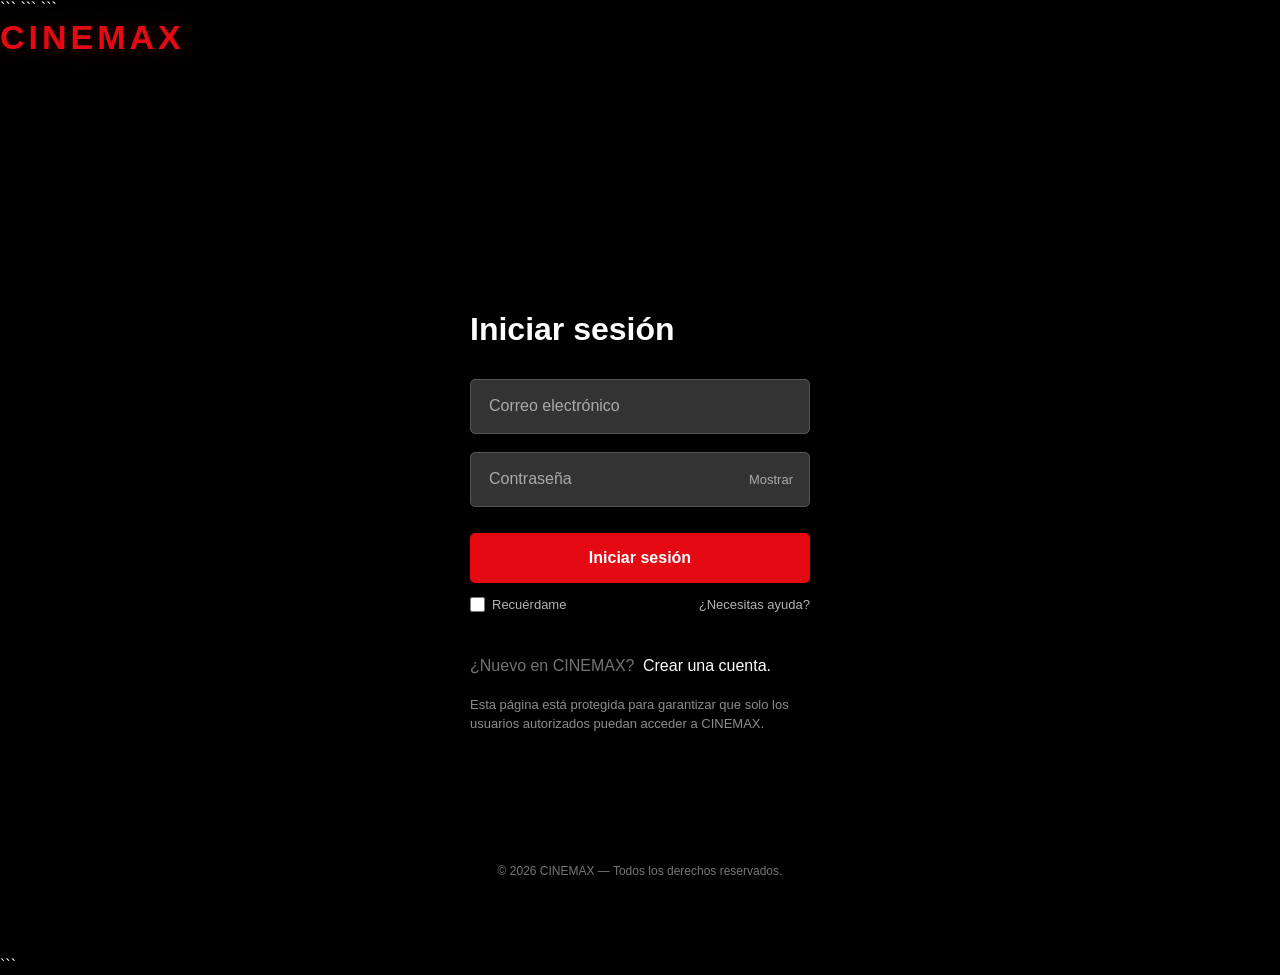
<file: login.html>
<!DOCTYPE html>

<html lang="es">

<head>

```
<meta charset="UTF-8">

<meta
    name="viewport"
    content="width=device-width, initial-scale=1.0"
>

<meta
    name="theme-color"
    content="#000000"
>

<title>CINEMAX — Iniciar sesión</title>

<link
    rel="stylesheet"
    href="login.css"
>
```

</head>

<body>

```
<!-- =====================================================
     FONDO DEL LOGIN
====================================================== -->

<div class="background"></div>


<!-- =====================================================
     HEADER
====================================================== -->

<header class="header">

    <div class="logo">
        CINEMAX
    </div>

</header>


<!-- =====================================================
     LOGIN
====================================================== -->

<main class="login-page">

    <section class="login-box">


        <h1>
            Iniciar sesión
        </h1>


        <div
            id="errorMessage"
            class="error-message"
        ></div>


        <form id="loginForm">


            <div class="input-group">

                <input
                    type="email"
                    id="email"
                    placeholder="Correo electrónico"
                    autocomplete="email"
                    required
                >

            </div>


            <div class="input-group password-group">

                <input
                    type="password"
                    id="password"
                    placeholder="Contraseña"
                    autocomplete="current-password"
                    required
                >

                <button
                    type="button"
                    id="showPassword"
                    class="show-password"
                >
                    Mostrar
                </button>

            </div>


            <button
                type="submit"
                class="login-button"
                id="loginButton"
            >
                Iniciar sesión
            </button>


        </form>


        <div class="login-options">

            <label class="remember">

                <input
                    type="checkbox"
                    id="remember"
                >

                <span>
                    Recuérdame
                </span>

            </label>


            <a
                href="#"
                id="helpLink"
            >
                ¿Necesitas ayuda?
            </a>

        </div>


        <div class="signup">

            <span>
                ¿Nuevo en CINEMAX?
            </span>

            <a
                href="registro.html"
                id="signupLink"
            >
                Crear una cuenta.
            </a>

        </div>


        <p class="security-text">

            Esta página está protegida para garantizar
            que solo los usuarios autorizados puedan
            acceder a CINEMAX.

        </p>


    </section>

</main>


<footer>

    © 2026 CINEMAX — Todos los derechos reservados.

</footer>


<!-- =====================================================
     ANIMACIÓN POST LOGIN
====================================================== -->

<div
    class="welcome-screen"
    id="welcomeScreen"
>

    <div class="welcome-background"></div>

    <div class="welcome-glow"></div>

    <div class="welcome-light"></div>


    <div class="welcome-content">

        <div class="welcome-logo">

            CINEMAX

        </div>


        <div class="welcome-line"></div>


        <div class="welcome-text">

            BIENVENIDO

        </div>


        <div class="welcome-subtitle">

            PREPARANDO TU EXPERIENCIA

        </div>

    </div>


    <div class="welcome-progress">

        <div class="welcome-progress-bar"></div>

    </div>

</div>


<!-- =====================================================
     JAVASCRIPT
====================================================== -->

<script>


    /* =====================================================
       STORAGE
    ====================================================== */

    /*
     * ESTA ES LA SESIÓN OFICIAL DEL USUARIO ACTUAL.
     *
     * El servidor genera un session_id NUEVO en cada
     * inicio de sesión.
     *
     * session-monitor.js utiliza esta misma clave.
     */

    const CURRENT_USER_KEY =
        "cinemax_current_user";


    const SESSION_KEY =
        "cinemax_session_id";


    /* =====================================================
       RUTAS
    ====================================================== */

    const CATALOG_URL =
        "./Cinema-main/index.html";


    const ADMIN_URL =
        "./admin2.html";


    /* =====================================================
       ELEMENTOS
    ====================================================== */

    const loginForm =
        document.getElementById(
            "loginForm"
        );


    const emailInput =
        document.getElementById(
            "email"
        );


    const passwordInput =
        document.getElementById(
            "password"
        );


    const loginButton =
        document.getElementById(
            "loginButton"
        );


    const errorMessage =
        document.getElementById(
            "errorMessage"
        );


    const showPassword =
        document.getElementById(
            "showPassword"
        );


    const welcomeScreen =
        document.getElementById(
            "welcomeScreen"
        );


    /* =====================================================
       MOSTRAR / OCULTAR CONTRASEÑA
    ====================================================== */

    showPassword.addEventListener(
        "click",
        function () {

            if (
                passwordInput.type ===
                "password"
            ) {

                passwordInput.type =
                    "text";


                showPassword.textContent =
                    "Ocultar";

            } else {

                passwordInput.type =
                    "password";


                showPassword.textContent =
                    "Mostrar";

            }

        }
    );


    /* =====================================================
       MOSTRAR ERROR
    ====================================================== */

    function showError(
        message
    ) {

        errorMessage.textContent =
            message;


        errorMessage.classList.add(
            "show"
        );

    }


    /* =====================================================
       OCULTAR ERROR
    ====================================================== */

    function hideError() {

        errorMessage.textContent =
            "";


        errorMessage.classList.remove(
            "show"
        );

    }


    /* =====================================================
       GUARDAR USUARIO
    ====================================================== */

    function saveCurrentUser(
        user
    ) {

        try {

            const sessionUser = {

                id:
                    user.id,

                username:
                    user.username,

                email:
                    user.email,

                role:
                    user.role ||
                    "user"

            };


            localStorage.setItem(
                CURRENT_USER_KEY,
                JSON.stringify(
                    sessionUser
                )
            );


        } catch (error) {

            console.error(
                "Error guardando usuario:",
                error
            );

        }

    }


function saveSessionId(
    sessionId
) {

    if (!sessionId) {

        return;

    }


    const value =
        String(
            sessionId
        ).trim();


    if (!value) {

        return;

    }


    try {

        /*
         * =================================================
         * SESIÓN PRINCIPAL
         * =================================================
         *
         * La utiliza el sistema general de CINEMAX.
         */

        localStorage.setItem(
            SESSION_KEY,
            value
        );


        /*
         * =================================================
         * SESIÓN ADMINISTRATIVA
         * =================================================
         *
         * Admin2 utiliza esta clave.
         *
         * Guardamos exactamente EL MISMO session_id
         * generado por el servidor.
         */

        localStorage.setItem(
            "cinemax_admin_session_id",
            value
        );


        /*
         * Compatibilidad adicional con sistemas
         * anteriores que utilizaban cinemax_token.
         */

        localStorage.setItem(
            "cinemax_token",
            value
        );


        console.log(
            "🔐 CINEMAX: session_id guardado:",
            value
        );


        console.log(
            "🔐 CINEMAX: sesión Admin2 sincronizada."
        );


    } catch (error) {

        console.error(
            "Error guardando session ID:",
            error
        );

    }

}

function clearSession() {

    try {

        localStorage.removeItem(
            CURRENT_USER_KEY
        );


        localStorage.removeItem(
            SESSION_KEY
        );


        localStorage.removeItem(
            "cinemax_admin_session_id"
        );


        localStorage.removeItem(
            "cinemax_token"
        );


        console.log(
            "🧹 CINEMAX: sesión limpiada correctamente."
        );


    } catch (error) {

        console.error(
            "Error limpiando sesión:",
            error
        );

    }

}


    /* =====================================================
       OBTENER SESSION ID
    ====================================================== */

    function getSavedSessionId() {

        try {

            return (
                localStorage.getItem(
                    SESSION_KEY
                )
                ||
                null
            );

        } catch (error) {

            console.error(
                "Error obteniendo sesión:",
                error
            );


            return null;

        }

    }


    /* =====================================================
       FETCH CON TIMEOUT
    ====================================================== */

    async function fetchWithTimeout(
        url,
        options = {},
        timeout = 10000
    ) {

        const controller =
            new AbortController();


        const timeoutId =
            setTimeout(
                function () {

                    controller.abort();

                },
                timeout
            );


        try {

            const response =
                await fetch(
                    url,
                    {
                        ...options,
                        signal:
                            controller.signal
                    }
                );


            return response;


        } finally {

            clearTimeout(
                timeoutId
            );

        }

    }


    /* =====================================================
       AUTENTICACIÓN
    ====================================================== */

    async function authenticate(
        email,
        password
    ) {

        /*
         * IMPORTANTE:
         *
         * Ya NO existe un login administrativo local.
         *
         * TODOS los usuarios pasan por:
         *
         *     /api/users/login
         *
         * incluyendo:
         *
         *     admin@cinemax.com
         *
         * De esta manera el servidor crea una sesión real
         * y la registra en sessions.json.
         */

        try {

            console.log(
                "🔐 CINEMAX: iniciando autenticación para:",
                email
            );


            const response =
                await fetchWithTimeout(
                    "/api/users/login",
                    {

                        method:
                            "POST",

                        headers: {

                            "Content-Type":
                                "application/json",

                            "Cache-Control":
                                "no-cache"

                        },

                        body:
                            JSON.stringify(
                                {

                                    email:
                                        email,

                                    password:
                                        password

                                }
                            )

                    },
                    10000
                );


            let result = null;


            try {

                result =
                    await response.json();

            } catch (jsonError) {

                console.error(
                    "Respuesta JSON inválida:",
                    jsonError
                );

            }


            /* =================================================
               ERROR DEL SERVIDOR
            ================================================== */

            if (!response.ok) {

                console.error(
                    "Login rechazado:",
                    response.status,
                    result
                );


                return {

                    loginError:
                        result &&
                        result.error
                            ? result.error
                            : "LOGIN_FAILED"

                };

            }


            /* =================================================
               LOGIN CORRECTO
            ================================================== */

            if (
                result &&
                result.success &&
                result.user
            ) {

                const sessionId =
                    result.session_id
                    ||
                    result.sessionId
                    ||
                    result.token
                    ||
                    null;


                if (!sessionId) {

                    console.error(
                        "El servidor no devolvió session_id."
                    );


                    throw new Error(
                        "SESSION_ID_MISSING"
                    );

                }


                console.log(
                    "✅ CINEMAX: sesión creada:",
                    sessionId
                );


                console.log(
                    "👤 CINEMAX: usuario:",
                    result.user
                );


                return {

                    id:
                        result.user.id,

                    username:
                        result.user.username,

                    email:
                        result.user.email,

                    role:
                        result.user.role ||
                        "user",

                    session_id:
                        sessionId

                };

            }


            return null;


        } catch (error) {

            console.error(
                "Error conectando con el servidor:",
                error
            );


            if (
                error.name ===
                "AbortError"
            ) {

                throw new Error(
                    "SERVER_TIMEOUT"
                );

            }


            if (
                error.message ===
                "SESSION_ID_MISSING"
            ) {

                throw error;

            }


            throw new Error(
                "SERVER_CONNECTION_ERROR"
            );

        }

    }


    /* =====================================================
       COMPROBAR SESIÓN EXISTENTE
    ====================================================== */

    async function checkExistingSession() {

        const sessionId =
            getSavedSessionId();


        if (!sessionId) {

            return false;

        }


        try {

            const response =
                await fetchWithTimeout(

                    "/api/users/session/" +
                    encodeURIComponent(
                        sessionId
                    ),

                    {

                        method:
                            "GET",

                        headers: {

                            "X-Session-ID":
                                sessionId,

                            "Authorization":
                                "Bearer " +
                                sessionId,

                            "Cache-Control":
                                "no-cache"

                        },

                        credentials:
                            "include",

                        cache:
                            "no-store"

                    },

                    7000

                );


            let result =
                null;


            try {

                result =
                    await response.json();

            } catch (error) {

                result =
                    null;

            }


            /* =================================================
               SESIÓN VÁLIDA
            ================================================== */

            if (
                response.ok &&
                result &&
                result.success &&
                result.active &&
                result.user
            ) {

                saveCurrentUser(
                    result.user
                );


                saveSessionId(
                    sessionId
                );


                console.log(
                    "🔐 CINEMAX: sesión existente válida:",
                    sessionId
                );


                return true;

            }


            /* =================================================
               SESIÓN NO VÁLIDA
            ================================================== */

            console.warn(
                "🔌 CINEMAX: sesión guardada inválida."
            );


            clearSession();


            return false;


        } catch (error) {

            console.error(
                "No se pudo comprobar la sesión:",
                error
            );


            /*
             * Si el servidor está apagado o existe
             * un problema temporal de red,
             * NO eliminamos la sesión.
             */

            return false;

        }

    }


    /* =====================================================
       IR AL DESTINO CORRESPONDIENTE
    ====================================================== */

    function goToDestination(
        user
    ) {

        saveCurrentUser(
            user
        );


        /*
         * Guardamos SIEMPRE el session_id entregado
         * por el servidor.
         */

        if (
            user.session_id
        ) {

            saveSessionId(
                user.session_id
            );

        }


        loginButton.textContent =
            "Entrando...";


        loginButton.disabled =
            true;


        /*
         * Admin → Admin2
         *
         * Usuario normal → Cinema-main
         */

        const destination =
            String(
                user.role || "user"
            ).toLowerCase() ===
            "admin"
                ? ADMIN_URL
                : CATALOG_URL;


        console.log(
            "🚀 CINEMAX: destino:",
            destination
        );


        console.log(
            "🔐 CINEMAX: session_id:",
            user.session_id
        );


        setTimeout(
            function () {

                document.body.classList.add(
                    "login-success"
                );


                welcomeScreen.classList.add(
                    "active"
                );


                setTimeout(
                    function () {

                        welcomeScreen.classList.add(
                            "leaving"
                        );


                        setTimeout(
                            function () {

                                window.location.href =
                                    destination;

                            },
                            700
                        );


                    },
                    3300
                );


            },
            450
        );

    }


    /* =====================================================
       LOGIN
    ====================================================== */

    loginForm.addEventListener(
        "submit",
        async function (event) {

            event.preventDefault();


            hideError();


            const email =
                emailInput.value
                .trim()
                .toLowerCase();


            const password =
                passwordInput.value;


            if (!email) {

                showError(
                    "Introduce tu correo electrónico."
                );


                return;

            }


            if (!password) {

                showError(
                    "Introduce tu contraseña."
                );


                return;

            }


            /* =============================================
               ESTADO
            ============================================== */

            loginButton.textContent =
                "Comprobando...";


            loginButton.disabled =
                true;


            let user = null;


            try {

                user =
                    await authenticate(
                        email,
                        password
                    );


            } catch (error) {

                console.error(
                    "Error durante login:",
                    error
                );


                if (
                    error.message ===
                    "SERVER_TIMEOUT"
                ) {

                    showError(
                        "El servidor tardó demasiado en responder. Comprueba que Python esté iniciado."
                    );


                } else if (
                    error.message ===
                    "SESSION_ID_MISSING"
                ) {

                    showError(
                        "CINEMAX no recibió la sesión del servidor."
                    );


                } else {

                    showError(
                        "No se pudo conectar con CINEMAX. Asegúrate de que el servidor Python esté iniciado."
                    );

                }


                loginButton.textContent =
                    "Iniciar sesión";


                loginButton.disabled =
                    false;


                return;

            }


            /* =============================================
               ERROR DEVUELTO POR EL SERVIDOR
            ============================================== */

            if (
                user &&
                user.loginError
            ) {

                showError(
                    user.loginError
                );


                passwordInput.value =
                    "";


                loginButton.textContent =
                    "Iniciar sesión";


                loginButton.disabled =
                    false;


                return;

            }


            /* =============================================
               USUARIO CORRECTO
            ============================================== */

            if (user) {

                goToDestination(
                    user
                );


                return;

            }


            /* =============================================
               LOGIN INCORRECTO
            ============================================== */

            showError(
                "Correo electrónico o contraseña incorrectos."
            );


            passwordInput.value =
                "";


            loginButton.textContent =
                "Iniciar sesión";


            loginButton.disabled =
                false;

        }
    );


    /* =====================================================
       QUITAR ERROR
    ====================================================== */

    emailInput.addEventListener(
        "input",
        function () {

            hideError();

        }
    );


    passwordInput.addEventListener(
        "input",
        function () {

            hideError();

        }
    );


    /* =====================================================
       AYUDA
    ====================================================== */

    const helpLink =
        document.getElementById(
            "helpLink"
        );


    helpLink.addEventListener(
        "click",
        function (event) {

            event.preventDefault();


            showError(
                "Si tienes problemas para entrar, comprueba tu correo, contraseña y que el servidor CINEMAX esté iniciado."
            );

        }
    );


    /* =====================================================
       COMPROBACIÓN INICIAL
    ====================================================== */

    document.addEventListener(
        "DOMContentLoaded",
        async function () {

            try {

                /*
                 * Comprobamos la sesión guardada,
                 * pero NO entramos automáticamente.
                 *
                 * El usuario debe presionar
                 * "Iniciar sesión".
                 */

                await checkExistingSession();


            } catch (error) {

                console.error(
                    "Error en comprobación inicial:",
                    error
                );

            }

        }
    );


</script>
```

</body>

</html>
</file>
<file: intro.css>
/* =========================================================
   CINEMAX — INTRO CINEMATIC EXPERIENCE
   ========================================================= */

* {
    margin: 0;
    padding: 0;
    box-sizing: border-box;
}

html,
body {
    width: 100%;
    height: 100%;
    overflow: hidden;
    background: #000;
}

body {
    font-family: Arial, Helvetica, sans-serif;
}

/* =========================================================
   INTRO
   ========================================================= */

#q2288f {
    position: fixed;
    inset: 0;
    width: 100%;
    height: 100%;
    overflow: hidden;
    background:
        radial-gradient(
            ellipse at 50% 50%,
            rgba(90, 0, 0, 0.10) 0%,
            rgba(25, 0, 0, 0.06) 32%,
            rgba(0, 0, 0, 0.94) 70%,
            #000 100%
        );
    z-index: 999999;
    opacity: 1;
    visibility: visible;
    transition:
        opacity 1s cubic-bezier(.77, 0, .18, 1),
        visibility 1s;
}

/* =========================================================
   FONDO CINEMATOGRÁFICO
   ========================================================= */

.intro-background {
    position: absolute;
    inset: 0;
    overflow: hidden;
    background:
        radial-gradient(
            ellipse at 50% 48%,
            rgba(150, 0, 0, 0.08) 0%,
            rgba(80, 0, 0, 0.04) 25%,
            transparent 65%
        );
    pointer-events: none;
}

/* Viñeta */
.intro-background::after {
    content: "";
    position: absolute;
    inset: 0;
    background:
        radial-gradient(
            ellipse at center,
            transparent 25%,
            rgba(0, 0, 0, 0.35) 65%,
            rgba(0, 0, 0, 0.92) 100%
        );
    pointer-events: none;
}

/* =========================================================
   GLOW CENTRAL
   ========================================================= */

.intro-glow {
    position: absolute;
    left: 50%;
    top: 50%;
    width: 75vw;
    height: 38vh;
    transform: translate(-50%, -50%) scale(.65);
    border-radius: 50%;
    background:
        radial-gradient(
            ellipse,
            rgba(210, 0, 0, 0.18) 0%,
            rgba(150, 0, 0, 0.10) 28%,
            rgba(70, 0, 0, 0.04) 52%,
            transparent 75%
        );
    filter: blur(45px);
    opacity: 0;
    pointer-events: none;
}

.started .intro-glow {
    animation:
        centralGlow
        5s
        cubic-bezier(.16, 1, .3, 1)
        .15s
        forwards;
}

@keyframes centralGlow {

    0% {
        opacity: 0;
        transform:
            translate(-50%, -50%)
            scale(.55);
    }

    25% {
        opacity: .9;
    }

    55% {
        opacity: .7;
        transform:
            translate(-50%, -50%)
            scale(1);
    }

    100% {
        opacity: .42;
        transform:
            translate(-50%, -50%)
            scale(1.12);
    }
}

/* =========================================================
   ATMÓSFERA ROJA
   ========================================================= */

.intro-red-haze {
    position: absolute;
    left: 50%;
    top: 50%;
    width: 100vw;
    height: 50vh;
    transform: translate(-50%, -50%);
    background:
        linear-gradient(
            90deg,
            transparent 0%,
            rgba(120, 0, 0, 0.025) 25%,
            rgba(255, 0, 0, 0.07) 50%,
            rgba(120, 0, 0, 0.025) 75%,
            transparent 100%
        );
    filter: blur(30px);
    opacity: 0;
    pointer-events: none;
}

.started .intro-red-haze {
    animation:
        hazePulse
        4s
        ease-in-out
        .7s
        forwards;
}

@keyframes hazePulse {

    0% {
        opacity: 0;
    }

    35% {
        opacity: .9;
    }

    60% {
        opacity: .55;
    }

    100% {
        opacity: .3;
    }
}

/* =========================================================
   HAZ DE LUZ PRINCIPAL
   ========================================================= */

.light-beam {
    position: absolute;
    left: -35%;
    top: 50%;
    width: 170%;
    height: 3px;

    transform:
        translateY(-50%)
        rotate(-1.5deg)
        scaleX(0);

    transform-origin: center;

    background:
        linear-gradient(
            90deg,
            transparent 0%,
            transparent 38%,
            rgba(255, 0, 0, 0.08) 44%,
            rgba(255, 40, 40, 0.55) 48%,
            #fff 50%,
            rgba(255, 40, 40, 0.55) 52%,
            rgba(255, 0, 0, 0.08) 56%,
            transparent 62%,
            transparent 100%
        );

    box-shadow:
        0 0 5px rgba(255, 0, 0, .9),
        0 0 15px rgba(255, 0, 0, .75),
        0 0 35px rgba(255, 0, 0, .45),
        0 0 80px rgba(255, 0, 0, .18);

    opacity: 0;
    pointer-events: none;
    z-index: 10;
}

.started .light-beam {
    animation:
        cinematicBeam
        2.35s
        cubic-bezier(.16, 1, .3, 1)
        .25s
        forwards;
}

@keyframes cinematicBeam {

    0% {
        opacity: 0;
        transform:
            translateY(-50%)
            rotate(-1.5deg)
            scaleX(0);
    }

    12% {
        opacity: .35;
    }

    42% {
        opacity: 1;
        transform:
            translateY(-50%)
            rotate(-1.5deg)
            scaleX(.55);
    }

    68% {
        opacity: .95;
        transform:
            translateY(-50%)
            rotate(-1.5deg)
            scaleX(1);
    }

    100% {
        opacity: .22;
        transform:
            translateY(-50%)
            rotate(-1.5deg)
            scaleX(1);
    }
}

/* =========================================================
   HACES SECUNDARIOS
   ========================================================= */

.light-beam::before,
.light-beam::after {
    content: "";
    position: absolute;
    left: 0;
    width: 100%;
    border-radius: 50%;
    pointer-events: none;
}

.light-beam::before {
    top: -12px;
    height: 28px;
    background:
        linear-gradient(
            90deg,
            transparent,
            rgba(255, 0, 0, .08),
            rgba(255, 0, 0, .2),
            rgba(255, 0, 0, .08),
            transparent
        );
    filter: blur(10px);
}

.light-beam::after {
    top: -45px;
    height: 90px;
    background:
        radial-gradient(
            ellipse,
            rgba(255, 0, 0, .08),
            transparent 65%
        );
    filter: blur(18px);
}

/* =========================================================
   LÍNEAS LATERALES
   ========================================================= */

.side-light {
    position: absolute;
    top: 50%;
    width: 28vw;
    height: 1px;
    background:
        linear-gradient(
            90deg,
            transparent,
            rgba(255, 0, 0, .45),
            transparent
        );
    opacity: 0;
    pointer-events: none;
}

.side-light.left {
    left: -5vw;
    transform: rotate(-12deg);
}

.side-light.right {
    right: -5vw;
    transform: rotate(12deg);
}

.started .side-light {
    animation:
        sideLights
        3s
        ease
        1s
        forwards;
}

@keyframes sideLights {

    0% {
        opacity: 0;
        width: 5vw;
    }

    35% {
        opacity: .7;
    }

    100% {
        opacity: .15;
        width: 28vw;
    }
}

/* =========================================================
   AURA DEL LOGO
   ========================================================= */

.logo-aura {
    position: absolute;
    left: 50%;
    top: 50%;
    width: 90%;
    height: 55%;
    transform:
        translate(-50%, -50%)
        scale(.65);

    border-radius: 50%;

    background:
        radial-gradient(
            ellipse,
            rgba(255, 0, 0, .16) 0%,
            rgba(180, 0, 0, .08) 30%,
            transparent 72%
        );

    filter: blur(35px);
    opacity: 0;
    z-index: -1;
    pointer-events: none;
}

.started .logo-aura {
    animation:
        logoAura
        3.5s
        cubic-bezier(.16, 1, .3, 1)
        .65s
        forwards;
}

@keyframes logoAura {

    0% {
        opacity: 0;
        transform:
            translate(-50%, -50%)
            scale(.55);
    }

    45% {
        opacity: 1;
    }

    100% {
        opacity: .55;
        transform:
            translate(-50%, -50%)
            scale(1);
    }
}

/* =========================================================
   CONTENEDOR LOGO
   ========================================================= */

.logo-container {
    position: absolute;
    left: 50%;
    top: 50%;
    width: min(94vw, 1200px);

    transform:
        translate(-50%, -50%)
        scale(.96);

    text-align: center;
    z-index: 30;
}

/* =========================================================
   LOGO CINEMAX
   ========================================================= */

.logo-text {
    position: relative;

    display: inline-flex;
    align-items: center;
    justify-content: center;

    font-size: clamp(3.4rem, 11vw, 9.5rem);
    font-weight: 900;
    line-height: .88;

    letter-spacing: .018em;

    color: #080000;

    white-space: nowrap;

    transform:
        perspective(900px)
        rotateX(0deg);
}

/* =========================================================
   LETRAS
   ========================================================= */

.logo-letter {
    position: relative;

    display: inline-block;

    opacity: 0;

    color: #070000;

    transform:
        translateZ(0)
        scale(.94);

    filter:
        blur(14px)
        brightness(.05);

    text-shadow:
        0 0 0 transparent;

    will-change:
        opacity,
        transform,
        filter,
        color,
        text-shadow;
}

/* =========================================================
   REVEAL CINEMATOGRÁFICO
   ========================================================= */

.started .logo-letter {
    animation:
        cinematicLetter
        1.05s
        cubic-bezier(.16, 1, .3, 1)
        forwards;
}

/* C */
.started .logo-letter:nth-child(1) {
    animation-delay: .62s;
}

/* I */
.started .logo-letter:nth-child(2) {
    animation-delay: .78s;
}

/* N */
.started .logo-letter:nth-child(3) {
    animation-delay: .94s;
}

/* E */
.started .logo-letter:nth-child(4) {
    animation-delay: 1.10s;
}

/* M */
.started .logo-letter:nth-child(5) {
    animation-delay: 1.26s;
}

/* A */
.started .logo-letter:nth-child(6) {
    animation-delay: 1.42s;
}

/* X */
.started .logo-letter:nth-child(7) {
    animation-delay: 1.58s;
}

@keyframes cinematicLetter {

    0% {
        opacity: 0;

        color: #030000;

        transform:
            scale(.94);

        filter:
            blur(14px)
            brightness(.02);

        text-shadow:
            0 0 0 transparent;
    }

    20% {
        opacity: .12;

        color: #250000;

        filter:
            blur(8px)
            brightness(.15);
    }

    42% {
        opacity: .45;

        color: #650000;

        transform:
            scale(.975);

        filter:
            blur(4px)
            brightness(.4);

        text-shadow:
            0 0 15px rgba(255, 0, 0, .15);
    }

    62% {
        opacity: .82;

        color: #b00000;

        transform:
            scale(1.012);

        filter:
            blur(1px)
            brightness(.78);

        text-shadow:
            0 0 8px rgba(255, 0, 0, .5),
            0 0 22px rgba(255, 0, 0, .25),
            0 0 45px rgba(255, 0, 0, .12);
    }

    78% {
        opacity: 1;

        color: #ff1010;

        transform:
            scale(1.018);

        filter:
            blur(0)
            brightness(1.15);

        text-shadow:
            0 0 6px rgba(255, 0, 0, .9),
            0 0 18px rgba(255, 0, 0, .55),
            0 0 42px rgba(255, 0, 0, .25);
    }

    90% {
        transform:
            scale(1.002);

        color: #e00000;
    }

    100% {
        opacity: 1;

        color: #d90000;

        transform:
            scale(1);

        filter:
            blur(0)
            brightness(1);

        text-shadow:
            0 0 5px rgba(255, 0, 0, .65),
            0 0 15px rgba(255, 0, 0, .38),
            0 0 35px rgba(255, 0, 0, .14);
    }
}

/* =========================================================
   MICRO DESTELLO POR LETRA
   ========================================================= */

.logo-letter::after {
    content: "";

    position: absolute;

    top: 5%;
    bottom: 5%;
    left: -40%;

    width: 35%;

    background:
        linear-gradient(
            90deg,
            transparent,
            rgba(255, 255, 255, .95),
            transparent
        );

    transform:
        skewX(-18deg)
        translateX(-100%);

    opacity: 0;

    filter: blur(2px);

    pointer-events: none;
}

.started .logo-letter:nth-child(1)::after {
    animation: letterShine .5s ease 1.35s forwards;
}

.started .logo-letter:nth-child(2)::after {
    animation: letterShine .5s ease 1.51s forwards;
}

.started .logo-letter:nth-child(3)::after {
    animation: letterShine .5s ease 1.67s forwards;
}

.started .logo-letter:nth-child(4)::after {
    animation: letterShine .5s ease 1.83s forwards;
}

.started .logo-letter:nth-child(5)::after {
    animation: letterShine .5s ease 1.99s forwards;
}

.started .logo-letter:nth-child(6)::after {
    animation: letterShine .5s ease 2.15s forwards;
}

.started .logo-letter:nth-child(7)::after {
    animation: letterShine .5s ease 2.31s forwards;
}

@keyframes letterShine {

    0% {
        opacity: 0;
        transform:
            skewX(-18deg)
            translateX(-100%);
    }

    25% {
        opacity: 1;
    }

    100% {
        opacity: 0;
        transform:
            skewX(-18deg)
            translateX(420%);
    }
}

/* =========================================================
   BRILLO GENERAL DEL LOGO
   ========================================================= */

.logo-shine {
    position: absolute;
    inset: -10% -5%;
    overflow: hidden;
    pointer-events: none;
}

.logo-shine::before {
    content: "";

    position: absolute;

    top: -30%;
    left: -35%;

    width: 16%;
    height: 160%;

    background:
        linear-gradient(
            90deg,
            transparent,
            rgba(255, 255, 255, .95),
            rgba(255, 100, 100, .55),
            transparent
        );

    transform:
        skewX(-18deg)
        translateX(0);

    opacity: 0;

    filter: blur(2px);
}

.started .logo-shine::before {
    animation:
        logoFullShine
        1.15s
        cubic-bezier(.16, 1, .3, 1)
        2.55s
        forwards;
}

@keyframes logoFullShine {

    0% {
        left: -35%;
        opacity: 0;
    }

    15% {
        opacity: .9;
    }

    50% {
        opacity: .65;
    }

    100% {
        left: 125%;
        opacity: 0;
    }
}

/* =========================================================
   REFLEJO
   ========================================================= */

.logo-reflection {
    position: absolute;

    left: 50%;
    top: 103%;

    width: 82%;
    height: 90px;

    transform:
        translateX(-50%)
        scaleY(-1);

    background:
        linear-gradient(
            to bottom,
            rgba(255, 0, 0, .13),
            transparent
        );

    filter:
        blur(16px);

    opacity: 0;

    pointer-events: none;
}

.started .logo-reflection {
    animation:
        reflectionReveal
        1.4s
        ease
        2.25s
        forwards;
}

@keyframes reflectionReveal {

    0% {
        opacity: 0;
        transform:
            translateX(-50%)
            scaleY(-1)
            scale(.75);
    }

    100% {
        opacity: .32;
        transform:
            translateX(-50%)
            scaleY(-1)
            scale(1);
    }
}

/* =========================================================
   LÍNEA CINEMAX
   ========================================================= */

.logo-line {
    position: relative;

    width: 0;
    height: 2px;

    margin: 30px auto 0;

    background:
        linear-gradient(
            90deg,
            transparent,
            #720000,
            #ff0000,
            #ff3b3b,
            #ff0000,
            #720000,
            transparent
        );

    box-shadow:
        0 0 6px rgba(255, 0, 0, .8),
        0 0 18px rgba(255, 0, 0, .4),
        0 0 35px rgba(255, 0, 0, .15);

    opacity: 0;
}

.logo-line::after {
    content: "";

    position: absolute;

    left: -10%;
    top: -3px;

    width: 20%;
    height: 8px;

    background:
        linear-gradient(
            90deg,
            transparent,
            #fff,
            transparent
        );

    filter: blur(2px);

    opacity: 0;
}

.started .logo-line {
    animation:
        lineReveal
        .9s
        cubic-bezier(.16, 1, .3, 1)
        2.9s
        forwards;
}

.started .logo-line::after {
    animation:
        lineSweep
        .7s
        ease
        3.35s
        forwards;
}

@keyframes lineReveal {

    0% {
        width: 0;
        opacity: 0;
    }

    25% {
        opacity: 1;
    }

    100% {
        width: min(72%, 560px);
        opacity: .9;
    }
}

@keyframes lineSweep {

    0% {
        left: -10%;
        opacity: 0;
    }

    20% {
        opacity: 1;
    }

    100% {
        left: 100%;
        opacity: 0;
    }
}

/* =========================================================
   TAGLINE
   ========================================================= */

.tagline {
    margin-top: 18px;

    font-size: clamp(.65rem, 1.25vw, 1rem);

    font-weight: 500;

    letter-spacing: .58em;

    text-transform: uppercase;

    color: rgba(255, 255, 255, .75);

    opacity: 0;

    transform:
        translateY(12px)
        scale(.98);

    filter:
        blur(5px);

    text-shadow:
        0 0 10px rgba(255, 255, 255, .08);
}

.started .tagline {
    animation:
        taglineReveal
        1.1s
        cubic-bezier(.16, 1, .3, 1)
        3.2s
        forwards;
}

@keyframes taglineReveal {

    0% {
        opacity: 0;

        transform:
            translateY(12px)
            scale(.98);

        filter:
            blur(5px);
    }

    45% {
        opacity: .65;
    }

    100% {
        opacity: 1;

        transform:
            translateY(0)
            scale(1);

        filter:
            blur(0);
    }
}

/* =========================================================
   PARTÍCULAS
   ========================================================= */

.particles {
    position: absolute;
    inset: 0;

    overflow: hidden;

    pointer-events: none;

    z-index: 5;
}

.particle {
    position: absolute;

    width: 2px;
    height: 2px;

    border-radius: 50%;

    background: rgba(255, 255, 255, .65);

    box-shadow:
        0 0 5px rgba(255, 0, 0, .8);

    opacity: 0;
}

.started .particle {
    animation:
        cinematicParticle
        var(--duration, 5s)
        linear
        var(--delay, 0s)
        infinite;
}

@keyframes cinematicParticle {

    0% {
        opacity: 0;

        transform:
            translate3d(
                0,
                30px,
                0
            )
            scale(.4);
    }

    15% {
        opacity: .7;
    }

    50% {
        opacity: .35;
    }

    85% {
        opacity: .15;
    }

    100% {
        opacity: 0;

        transform:
            translate3d(
                var(--move-x, 20px),
                -150px,
                0
            )
            scale(1);
    }
}

/* =========================================================
   ROLLO DE PELÍCULA
   ========================================================= */

.film-reel {
    position: absolute;

    width: 360px;
    height: 360px;

    right: -110px;
    bottom: -115px;

    border:
        1px solid rgba(255, 0, 0, .07);

    border-radius: 50%;

    opacity: 0;

    pointer-events: none;

    filter:
        blur(.2px);
}

.film-reel::before,
.film-reel::after {
    content: "";

    position: absolute;

    border:
        1px solid rgba(255, 0, 0, .055);

    border-radius: 50%;
}

.film-reel::before {
    inset: 18%;
}

.film-reel::after {
    inset: 40%;
}

.started .film-reel {
    animation:
        reelAppear
        2s
        ease
        .8s
        forwards,
        reelRotation
        22s
        linear
        2.8s
        infinite;
}

@keyframes reelAppear {

    from {
        opacity: 0;
    }

    to {
        opacity: 1;
    }
}

@keyframes reelRotation {

    from {
        transform: rotate(0deg);
    }

    to {
        transform: rotate(360deg);
    }
}

/* =========================================================
   BARRAS CINEMATOGRÁFICAS
   ========================================================= */

.cinematic-bars {
    position: absolute;

    inset: 0;

    pointer-events: none;

    z-index: 150;
}

.cinematic-bars::before,
.cinematic-bars::after {
    content: "";

    position: absolute;

    left: 0;

    width: 100%;

    height: 8vh;

    background: #000;
}

.cinematic-bars::before {
    top: 0;
}

.cinematic-bars::after {
    bottom: 0;
}

/* =========================================================
   FLASH FINAL
   ========================================================= */

.intro-flash {
    position: absolute;

    inset: 0;

    background:
        radial-gradient(
            circle at center,
            rgba(255, 255, 255, .9),
            rgba(255, 0, 0, .12) 20%,
            transparent 65%
        );

    opacity: 0;

    pointer-events: none;

    z-index: 200;
}

.started .intro-flash {
    animation:
        cinematicFlash
        .65s
        ease
        2.7s
        forwards;
}

@keyframes cinematicFlash {

    0% {
        opacity: 0;
    }

    18% {
        opacity: .08;
    }

    30% {
        opacity: .2;
    }

    48% {
        opacity: .05;
    }

    100% {
        opacity: 0;
    }
}

/* =========================================================
   PULSO FINAL DEL LOGO
   ========================================================= */

.started .logo-text {
    animation:
        logoPresence
        4.4s
        ease-in-out
        .7s
        forwards;
}

@keyframes logoPresence {

    0% {
        transform:
            perspective(900px)
            scale(.97);
    }

    45% {
        transform:
            perspective(900px)
            scale(1.015);
    }

    100% {
        transform:
            perspective(900px)
            scale(1);
    }
}

/* =========================================================
   SALIDA
   ========================================================= */

#q2288f.exit {
    opacity: 0;
    visibility: hidden;
    pointer-events: none;

    transform: scale(1.015);

    transition:
        opacity .9s cubic-bezier(.77, 0, .18, 1),
        transform 1.1s cubic-bezier(.77, 0, .18, 1),
        visibility .9s;
}

/* =========================================================
   RESPONSIVE — TABLET
   ========================================================= */

@media (max-width: 900px) {

    .logo-text {
        font-size: clamp(
            3rem,
            12vw,
            7rem
        );
    }

    .logo-line {
        margin-top: 24px;
    }

    .tagline {
        letter-spacing: .42em;
    }

    .film-reel {
        width: 270px;
        height: 270px;

        right: -90px;
        bottom: -90px;
    }

    .intro-glow {
        width: 100vw;
    }
}

/* =========================================================
   RESPONSIVE — MÓVIL
   ========================================================= */

@media (max-width: 600px) {

    .logo-container {
        width: 97vw;
    }

    .logo-text {
        font-size: clamp(
            2.35rem,
            14vw,
            5rem
        );

        letter-spacing: .005em;
    }

    .logo-line {
        margin-top: 20px;
    }

    .tagline {
        margin-top: 14px;

        font-size: .57rem;

        letter-spacing: .27em;
    }

    .intro-glow {
        width: 125vw;
        height: 35vh;

        filter: blur(35px);
    }

    .light-beam {
        height: 2px;
    }

    .film-reel {
        width: 200px;
        height: 200px;

        right: -75px;
        bottom: -70px;
    }

    .cinematic-bars::before,
    .cinematic-bars::after {
        height: 5vh;
    }

    .side-light {
        width: 35vw;
    }
}

/* =========================================================
   MÓVIL MUY PEQUEÑO
   ========================================================= */

@media (max-width: 380px) {

    .logo-text {
        font-size: 2.1rem;
    }

    .tagline {
        font-size: .5rem;
        letter-spacing: .22em;
    }

    .logo-line {
        margin-top: 16px;
    }
}

/* =========================================================
   REDUCIR MOVIMIENTO
   ========================================================= */

@media (prefers-reduced-motion: reduce) {

    *,
    *::before,
    *::after {
        animation-duration: .01ms !important;
        animation-delay: 0ms !important;
        animation-iteration-count: 1 !important;

        transition-duration: .01ms !important;
    }
}
</file>
<file: catalogo/style.css>
/* =========================================================
   CINEMAX — CATÁLOGO COMPLETO
   ========================================================= */

* {
    margin: 0;
    padding: 0;
    box-sizing: border-box;
}


html {
    scroll-behavior: smooth;
}


body {
    background: #050505;
    color: #fff;

    font-family:
        Arial,
        Helvetica,
        sans-serif;

    overflow-x: hidden;
}


body.search-open {
    overflow: hidden;
}


button,
input {
    font: inherit;
}


button,
a {
    -webkit-tap-highlight-color: transparent;
}


a {
    color: inherit;
    text-decoration: none;
}


/* =========================================================
   NAVBAR
   ========================================================= */

.navbar {
    position: fixed;

    top: 0;
    left: 0;

    width: 100%;
    height: 78px;

    display: flex;

    align-items: center;
    justify-content: space-between;

    padding: 0 5vw;

    z-index: 1000;

    background:
        linear-gradient(
            to bottom,
            rgba(0, 0, 0, .9),
            rgba(0, 0, 0, .45),
            transparent
        );

    transition:
        background .35s ease,
        height .35s ease,
        backdrop-filter .35s ease;
}


.navbar.scrolled {
    height: 68px;

    background:
        rgba(5, 5, 5, .94);

    backdrop-filter: blur(18px);

    border-bottom:
        1px solid
        rgba(255, 255, 255, .06);
}


.navbar-left {
    display: flex;

    align-items: center;

    gap: 52px;
}


.logo {
    font-size: 25px;

    font-weight: 1000;

    letter-spacing: 4px;

    color: #e50914;

    text-shadow:
        0 0 25px
        rgba(229, 9, 20, .25);

    transition:
        transform .25s ease;
}


.logo:hover {
    transform: scale(1.04);
}


.nav-links {
    display: flex;

    align-items: center;

    gap: 30px;
}


.nav-links a {
    position: relative;

    color:
        rgba(255, 255, 255, .68);

    font-size: 13px;

    font-weight: 700;

    letter-spacing: .5px;

    transition:
        color .25s ease;
}


.nav-links a::after {
    content: "";

    position: absolute;

    left: 0;
    bottom: -9px;

    width: 0;
    height: 2px;

    background: #e50914;

    transition:
        width .25s ease;
}


.nav-links a:hover,
.nav-links a.active {
    color: #fff;
}


.nav-links a.active::after,
.nav-links a:hover::after {
    width: 100%;
}


.search-button {
    width: 42px;
    height: 42px;

    border:
        1px solid
        rgba(255, 255, 255, .14);

    border-radius: 50%;

    background:
        rgba(255, 255, 255, .04);

    color: #fff;

    font-size: 25px;

    line-height: 1;

    cursor: pointer;

    transition:
        background .25s ease,
        border-color .25s ease,
        transform .25s ease;
}


.search-button:hover {
    background:
        rgba(229, 9, 20, .15);

    border-color:
        rgba(229, 9, 20, .6);

    transform:
        scale(1.06);
}


/* =========================================================
   CATALOG HEADER
   ========================================================= */

.catalog-header {
    position: relative;

    min-height: 430px;

    display: flex;

    align-items: flex-end;

    padding:
        0 6vw 80px;

    overflow: hidden;

    background:
        radial-gradient(
            circle at 75% 40%,
            rgba(229, 9, 20, .13),
            transparent 30%
        ),
        linear-gradient(
            180deg,
            #090909,
            #050505
        );
}


.catalog-header::before {
    content: "";

    position: absolute;

    width: 520px;
    height: 520px;

    right: -160px;
    top: -230px;

    border:
        1px solid
        rgba(229, 9, 20, .13);

    border-radius: 50%;

    box-shadow:
        0 0 0 70px
        rgba(229, 9, 20, .025),
        0 0 0 140px
        rgba(229, 9, 20, .018);
}


.catalog-header::after {
    content: "CINEMAX";

    position: absolute;

    right: 6vw;
    bottom: 55px;

    color:
        rgba(255, 255, 255, .025);

    font-size:
        clamp(80px, 15vw, 220px);

    font-weight: 1000;

    letter-spacing: -8px;

    pointer-events: none;
}


.catalog-header-content {
    position: relative;

    z-index: 2;

    max-width: 800px;
}


.section-label {
    display: block;

    margin-bottom: 18px;

    color: #e50914;

    font-size: 11px;

    font-weight: 900;

    letter-spacing: 4px;
}


.catalog-header h1 {
    max-width: 800px;

    font-size:
        clamp(
            48px,
            7vw,
            88px
        );

    line-height: .95;

    letter-spacing: -5px;

    font-weight: 950;
}


.catalog-header h1 span {
    display: block;

    color: #e50914;

    text-shadow:
        0 0 40px
        rgba(229, 9, 20, .16);
}


.catalog-header p {
    max-width: 570px;

    margin-top: 25px;

    color:
        rgba(255, 255, 255, .45);

    font-size: 15px;

    line-height: 1.7;
}


/* =========================================================
   CATALOG SECTION
   ========================================================= */

.catalog-section {
    padding:
        65px 6vw 100px;

    background: #050505;
}


/* =========================================================
   FILTER BAR
   ========================================================= */

.catalog-top {
    display: flex;

    align-items: flex-end;

    justify-content: space-between;

    gap: 30px;

    margin-bottom: 38px;

    padding-bottom: 25px;

    border-bottom:
        1px solid
        rgba(255, 255, 255, .07);
}


.filter-wrapper {
    min-width: 0;
}


.filter-label {
    display: block;

    margin-bottom: 14px;

    color:
        rgba(255, 255, 255, .3);

    font-size: 9px;

    font-weight: 900;

    letter-spacing: 2px;
}


.filters {
    display: flex;

    align-items: center;

    flex-wrap: wrap;

    gap: 8px;
}


.filter-button {
    padding:
        9px 14px;

    border:
        1px solid
        rgba(255, 255, 255, .09);

    border-radius: 3px;

    background:
        rgba(255, 255, 255, .025);

    color:
        rgba(255, 255, 255, .55);

    font-size: 11px;

    font-weight: 700;

    cursor: pointer;

    transition:
        color .25s ease,
        background .25s ease,
        border-color .25s ease,
        transform .25s ease;
}


.filter-button:hover {
    color: #fff;

    border-color:
        rgba(255, 255, 255, .2);

    transform:
        translateY(-1px);
}


.filter-button.active {
    background: #e50914;

    border-color: #e50914;

    color: #fff;

    box-shadow:
        0 8px 25px
        rgba(229, 9, 20, .15);
}


.catalog-count {
    flex-shrink: 0;

    color:
        rgba(255, 255, 255, .28);

    font-size: 11px;

    font-weight: 700;

    white-space: nowrap;
}


/* =========================================================
   CATALOG GRID
   ========================================================= */

.catalog-grid {
    display: grid;

    grid-template-columns:
        repeat(
            4,
            minmax(0, 1fr)
        );

    gap:
        45px 18px;
}


.catalog-card {
    min-width: 0;

    animation:
        cardAppear .45s ease both;

    transition:
        transform .35s ease;
}


.catalog-card:hover {
    transform:
        translateY(-7px);
}


.catalog-card.hidden {
    display: none;
}


@keyframes cardAppear {

    from {
        opacity: 0;
        transform: translateY(12px);
    }

    to {
        opacity: 1;
        transform: translateY(0);
    }

}


/* =========================================================
   POSTER
   ========================================================= */

.catalog-poster {
    position: relative;

    aspect-ratio:
        2 / 3;

    overflow: hidden;

    background: #111;

    border-radius: 3px;

    box-shadow:
        0 18px 45px
        rgba(0, 0, 0, .25);
}


.catalog-poster img {
    display: block;

    width: 100%;
    height: 100%;

    object-fit: cover;

    transition:
        transform .55s ease,
        filter .45s ease;
}


.catalog-card:hover
.catalog-poster img {
    transform:
        scale(1.06);

    filter:
        brightness(.65);
}


.poster-overlay {
    position: absolute;

    inset: 0;

    display: flex;

    align-items: center;
    justify-content: center;

    gap: 10px;

    opacity: 0;

    background:
        rgba(0, 0, 0, .2);

    transition:
        opacity .3s ease;
}


.catalog-card:hover
.poster-overlay {
    opacity: 1;
}


.play-button,
.add-button {
    width: 46px;
    height: 46px;

    border:
        1px solid
        rgba(255, 255, 255, .35);

    border-radius: 50%;

    background:
        rgba(0, 0, 0, .7);

    color: #fff;

    cursor: pointer;

    transition:
        transform .25s ease,
        background .25s ease,
        color .25s ease;
}


.play-button:hover {
    background: #e50914;

    transform:
        scale(1.1);
}


.add-button:hover,
.add-button.added {
    background: #fff;

    color: #050505;

    transform:
        scale(1.1);
}


.movie-year {
    position: absolute;

    left: 10px;
    bottom: 10px;

    padding:
        5px 7px;

    background:
        rgba(0, 0, 0, .72);

    color:
        rgba(255, 255, 255, .75);

    font-size: 9px;

    font-weight: 800;

    border-radius: 2px;
}


/* =========================================================
   MOVIE INFO
   ========================================================= */

.catalog-info {
    padding-top: 13px;
}


.catalog-info h2 {
    overflow: hidden;

    white-space: nowrap;

    text-overflow: ellipsis;

    font-size: 14px;

    font-weight: 800;

    letter-spacing: -.2px;
}


.movie-meta {
    display: flex;

    align-items: center;

    gap: 8px;

    margin-top: 8px;

    color:
        rgba(255, 255, 255, .35);

    font-size: 9px;

    white-space: nowrap;

    overflow: hidden;
}


.movie-meta span {
    overflow: hidden;

    text-overflow: ellipsis;
}


.movie-meta i {
    flex-shrink: 0;

    width: 3px;
    height: 3px;

    border-radius: 50%;

    background:
        rgba(255, 255, 255, .22);
}


/* =========================================================
   NO RESULTS
   ========================================================= */

.no-results {
    display: none;

    padding:
        100px 20px;

    text-align: center;
}


.no-results.visible {
    display: block;
}


.no-results-icon {
    width: 60px;
    height: 60px;

    display: flex;

    align-items: center;
    justify-content: center;

    margin:
        0 auto 22px;

    border:
        1px solid
        rgba(255, 255, 255, .1);

    border-radius: 50%;

    color:
        rgba(255, 255, 255, .35);

    font-size: 28px;
}


.no-results h2 {
    font-size: 25px;

    letter-spacing: -1px;
}


.no-results p {
    margin-top: 10px;

    color:
        rgba(255, 255, 255, .35);

    font-size: 13px;
}


/* =========================================================
   SEARCH OVERLAY
   ========================================================= */

.search-overlay {
    position: fixed;

    inset: 0;

    z-index: 2000;

    display: flex;

    align-items: center;
    justify-content: center;

    opacity: 0;

    visibility: hidden;

    transition:
        opacity .3s ease,
        visibility .3s ease;
}


.search-overlay.active {
    opacity: 1;

    visibility: visible;
}


.search-backdrop {
    position: absolute;

    inset: 0;

    background:
        rgba(0, 0, 0, .84);

    backdrop-filter:
        blur(18px);
}


.search-content {
    position: relative;

    z-index: 2;

    width: min(
        650px,
        88%
    );

    padding: 40px;

    text-align: center;

    transform:
        translateY(25px);

    transition:
        transform .35s ease;
}


.search-overlay.active
.search-content {
    transform:
        translateY(0);
}


.close-search {
    position: absolute;

    top: 0;
    right: 0;

    width: 42px;
    height: 42px;

    border: 0;

    background:
        rgba(255, 255, 255, .07);

    color: #fff;

    border-radius: 50%;

    font-size: 28px;

    cursor: pointer;
}


.search-content h2 {
    font-size:
        clamp(
            38px,
            6vw,
            60px
        );

    letter-spacing: -2px;
}


.search-content p {
    margin:
        14px 0 28px;

    color:
        rgba(255, 255, 255, .45);
}


#searchForm {
    display: flex;

    align-items: center;

    width: 100%;

    height: 62px;

    padding:
        0 8px 0 20px;

    border:
        1px solid
        rgba(255, 255, 255, .15);

    background:
        rgba(255, 255, 255, .05);

    border-radius: 4px;
}


#searchForm > span {
    color:
        rgba(255, 255, 255, .45);

    font-size: 25px;
}


#searchInput {
    flex: 1;

    min-width: 0;

    height: 100%;

    padding:
        0 15px;

    border: 0;

    outline: 0;

    background: transparent;

    color: #fff;

    font-size: 16px;
}


#searchInput::placeholder {
    color:
        rgba(255, 255, 255, .3);
}


#searchForm button {
    width: 48px;
    height: 46px;

    border: 0;

    background: #e50914;

    color: #fff;

    cursor: pointer;

    border-radius: 3px;

    font-size: 20px;
}


/* =========================================================
   FOOTER
   ========================================================= */

.footer {
    padding:
        65px 6vw 25px;

    background: #030303;

    border-top:
        1px solid
        rgba(255, 255, 255, .06);
}


.footer-top {
    display: flex;

    justify-content: space-between;

    gap: 50px;

    padding-bottom: 50px;
}


.footer-logo {
    color: #e50914;

    font-size: 23px;

    font-weight: 1000;

    letter-spacing: 4px;
}


.footer-top p {
    margin-top: 10px;

    color:
        rgba(255, 255, 255, .3);

    font-size: 12px;
}


.footer-links {
    display: flex;

    flex-direction: column;

    gap: 10px;

    min-width: 150px;
}


.footer-links span {
    margin-bottom: 7px;

    color:
        rgba(255, 255, 255, .3);

    font-size: 9px;

    font-weight: 900;

    letter-spacing: 2px;
}


.footer-links a {
    color:
        rgba(255, 255, 255, .55);

    font-size: 12px;

    transition:
        color .2s ease;
}


.footer-links a:hover {
    color: #fff;
}


.footer-bottom {
    display: flex;

    justify-content: space-between;

    padding-top: 22px;

    border-top:
        1px solid
        rgba(255, 255, 255, .06);

    color:
        rgba(255, 255, 255, .25);

    font-size: 10px;
}


/* =========================================================
   RESPONSIVE
   ========================================================= */

@media (max-width: 1100px) {

    .catalog-grid {
        grid-template-columns:
            repeat(
                3,
                minmax(0, 1fr)
            );
    }

}


@media (max-width: 800px) {

    .navbar {
        padding:
            0 20px;
    }


    .navbar-left {
        gap: 25px;
    }


    .nav-links {
        gap: 16px;
    }


    .catalog-header {
        min-height: 400px;

        padding:
            0 25px 65px;
    }


    .catalog-header h1 {
        font-size:
            clamp(
                45px,
                10vw,
                70px
            );

        letter-spacing: -3px;
    }


    .catalog-section {
        padding:
            55px 25px 80px;
    }


    .catalog-top {
        display: block;
    }


    .catalog-count {
        margin-top: 18px;
    }


    .catalog-grid {
        grid-template-columns:
            repeat(
                2,
                minmax(0, 1fr)
            );

        gap:
            32px 12px;
    }

}


@media (max-width: 600px) {

    .nav-links a:nth-child(3),
    .nav-links a:nth-child(4) {
        display: none;
    }


    .logo {
        font-size: 20px;

        letter-spacing: 3px;
    }


    .catalog-header {
        min-height: 370px;
    }


    .catalog-header::after {
        display: none;
    }


    .catalog-header h1 {
        font-size: 44px;

        letter-spacing: -3px;
    }


    .catalog-header p {
        font-size: 13px;
    }


    .filters {
        overflow-x: auto;

        flex-wrap: nowrap;

        padding-bottom: 5px;

        scrollbar-width: none;
    }


    .filters::-webkit-scrollbar {
        display: none;
    }


    .filter-button {
        flex-shrink: 0;
    }


    .catalog-grid {
        gap:
            28px 10px;
    }


    .catalog-info h2 {
        font-size: 12px;
    }


    .movie-meta {
        font-size: 8px;

        gap: 5px;
    }


    .movie-meta span:last-child,
    .movie-meta i:last-of-type {
        display: none;
    }


    .poster-overlay {
        opacity: 1;

        align-items: flex-end;

        justify-content: flex-start;

        padding:
            10px;

        background:
            linear-gradient(
                0deg,
                rgba(0, 0, 0, .65),
                transparent 45%
            );
    }


    .play-button,
    .add-button {
        width: 38px;
        height: 38px;

        font-size: 12px;
    }


    .footer-top {
        flex-direction: column;
    }


    .footer-bottom {
        flex-direction: column;

        gap: 10px;
    }


    .search-content {
        padding:
            25px 10px;
    }

}


@media (max-width: 430px) {

    .nav-links a {
        display: none;
    }


    .nav-links a.active {
        display: block;
    }


    .catalog-header {
        min-height: 350px;

        padding:
            0 20px 55px;
    }


    .catalog-header h1 {
        font-size: 39px;
    }


    .catalog-section {
        padding:
            45px 20px 70px;
    }


    .catalog-grid {
        grid-template-columns:
            repeat(
                2,
                minmax(0, 1fr)
            );
    }

}
</file>
<file: Cinema-main/styles.css>
/* =========================================================
   CINEMAX
   PORTADA PRINCIPAL
   ESTILO STREAMING CINEMATOGRÁFICO
========================================================= */


/* =========================================================
   VARIABLES
========================================================= */

:root {

    --black: #050505;
    --black-soft: #0b0b0b;
    --black-card: #141414;

    --red: #e50914;
    --red-dark: #b20710;

    --white: #ffffff;
    --gray: #b3b3b3;

    --transition: 0.3s ease;

}


/* =========================================================
   RESET
========================================================= */

* {

    box-sizing: border-box;

}


html {

    scroll-behavior: smooth;

}


body {

    margin: 0;
    padding: 0;

    font-family:
        Arial,
        Helvetica,
        sans-serif;

    color: var(--white);

    background:
        linear-gradient(
            180deg,
            #080808 0%,
            #050505 45%,
            #0a0a0a 100%
        );

    overflow-x: hidden;

}


/* =========================================================
   SELECCIÓN
========================================================= */

::selection {

    background:
        var(--red);

    color:
        white;

}


/* =========================================================
   SCROLLBAR
========================================================= */

::-webkit-scrollbar {

    width: 9px;

}


::-webkit-scrollbar-track {

    background: #050505;

}


::-webkit-scrollbar-thumb {

    background:
        linear-gradient(
            180deg,
            var(--red),
            #6d0000
        );

    border-radius: 10px;

}


::-webkit-scrollbar-thumb:hover {

    background:
        var(--red);

}


/* =========================================================
   NAVBAR
========================================================= */

.navbar {

    position: fixed;

    top: 0;
    left: 0;

    z-index: 1000;

    width: 100%;
    height: 75px;

    padding:
        0 5%;

    display: flex;

    align-items: center;

    justify-content: space-between;

    background:
        linear-gradient(
            180deg,
            rgba(0,0,0,0.98),
            rgba(0,0,0,0.82),
            transparent
        );

    transition:
        background 0.35s ease,
        backdrop-filter 0.35s ease,
        box-shadow 0.35s ease;

}


/* =========================================================
   NAVBAR SCROLLED
========================================================= */

.navbar.scrolled {

    background:
        rgba(5,5,5,0.94);

    backdrop-filter:
        blur(14px);

    box-shadow:
        0 8px 30px
        rgba(0,0,0,0.35);

}


/* =========================================================
   LOGO
========================================================= */

.logo {

    font-size:
        2rem;

    font-weight:
        900;

    letter-spacing:
        2px;

    color:
        var(--red);

    text-shadow:
        0 0 12px
        rgba(229,9,20,0.35);

    cursor:
        default;

    transition:
        transform 0.3s ease,
        text-shadow 0.3s ease;

}


.logo:hover {

    transform:
        scale(1.03);

    text-shadow:
        0 0 18px
        rgba(229,9,20,0.55);

}


/* =========================================================
   NAV LINKS
========================================================= */

.nav-links {

    display: flex;

    align-items: center;

    gap:
        28px;

}


.nav-links a {

    position: relative;

    color:
        #ffffff;

    text-decoration:
        none;

    font-size:
        0.95rem;

    font-weight:
        600;

    transition:
        color var(--transition);

}


.nav-links a::after {

    content: "";

    position: absolute;

    left: 0;
    bottom: -7px;

    width: 0;
    height: 2px;

    background:
        var(--red);

    box-shadow:
        0 0 8px
        rgba(229,9,20,0.45);

    transition:
        width 0.25s ease;

}


.nav-links a:hover {

    color:
        var(--red);

}


.nav-links a:hover::after {

    width:
        100%;

}


/* =========================================================
   NAV RIGHT
========================================================= */

.nav-right {

    display: flex;

    align-items: center;

}


/* =========================================================
   BUSCADOR
========================================================= */

.search-button {

    width: 42px;
    height: 42px;

    display: flex;

    align-items: center;
    justify-content: center;

    border-radius: 50%;

    background:
        rgba(255,255,255,0.08);

    color:
        white;

    text-decoration:
        none;

    font-size:
        20px;

    transition:
        background 0.25s ease,
        transform 0.25s ease,
        box-shadow 0.25s ease;

}


.search-button:hover {

    background:
        rgba(229,9,20,0.85);

    transform:
        scale(1.08);

    box-shadow:
        0 0 20px
        rgba(229,9,20,0.25);

}


/* =========================================================
   HERO
========================================================= */

.hero {

    position: relative;

    min-height:
        760px;

    display:
        flex;

    align-items:
        center;

    overflow:
        hidden;

    isolation:
        isolate;

    background:
        linear-gradient(
            135deg,
            #180000,
            #080808 45%,
            #000000
        );

}


/* =========================================================
   SLIDES
========================================================= */

.hero-slides {

    position:
        absolute;

    inset:
        0;

    z-index:
        0;

    overflow:
        hidden;

}


/* =========================================================
   SLIDE BASE
========================================================= */

.hero-slide {

    position:
        absolute;

    inset:
        0;

    background-size:
        cover;

    background-position:
        center center;

    opacity:
        0;

    transform:
        scale(1.10);

    filter:
        brightness(0.88);

    transition:
        opacity 1.45s cubic-bezier(.22,.61,.36,1),
        transform 7s cubic-bezier(.22,.61,.36,1),
        filter 1.45s ease;

}


/* =========================================================
   SLIDE ACTIVO
========================================================= */

.hero-slide.active {

    opacity:
        1;

    transform:
        scale(1);

    filter:
        brightness(1);

}


/* =========================================================
   OVERLAY INDIVIDUAL DE IMAGEN
========================================================= */

.hero-slide-overlay {

    position:
        absolute;

    inset:
        0;

    background:

        linear-gradient(
            90deg,
            rgba(0,0,0,0.98) 0%,
            rgba(0,0,0,0.85) 25%,
            rgba(0,0,0,0.40) 55%,
            rgba(0,0,0,0.12) 80%,
            rgba(0,0,0,0.45) 100%
        ),

        linear-gradient(
            0deg,
            rgba(5,5,5,1) 0%,
            rgba(5,5,5,0.15) 35%,
            rgba(5,5,5,0.05) 70%,
            rgba(0,0,0,0.45) 100%
        );

}


/* =========================================================
   FONDO BASE CINEMAX
========================================================= */

.hero-base {

    position:
        absolute;

    inset:
        0;

    z-index:
        1;

    pointer-events:
        none;

    background:

        radial-gradient(
            circle at 75% 45%,
            rgba(229,9,20,0.18),
            transparent 35%
        ),

        linear-gradient(
            135deg,
            rgba(27,0,0,0.35),
            rgba(5,5,5,0.25)
        );

}


/* =========================================================
   OVERLAY GENERAL
========================================================= */

.hero-overlay {

    position:
        absolute;

    inset:
        0;

    z-index:
        2;

    pointer-events:
        none;

    background:

        linear-gradient(
            90deg,
            #050505 0%,
            rgba(5,5,5,0.72) 20%,
            rgba(5,5,5,0.18) 60%,
            rgba(5,5,5,0.45) 100%
        ),

        linear-gradient(
            0deg,
            #050505 0%,
            transparent 28%,
            rgba(0,0,0,0.12) 75%,
            #050505 100%
        );

}


/* =========================================================
   DECORACIÓN ROJA
========================================================= */

.hero::before {

    content: "";

    position:
        absolute;

    top:
        0;

    right:
        0;

    width:
        65%;

    height:
        100%;

    z-index:
        3;

    pointer-events:
        none;

    background:

        radial-gradient(
            circle at 75% 45%,
            rgba(229,9,20,0.14),
            transparent 42%
        );

}


/* =========================================================
   BRILLO SUTIL INFERIOR
========================================================= */

.hero::after {

    content: "";

    position:
        absolute;

    left:
        0;

    right:
        0;

    bottom:
        0;

    height:
        180px;

    z-index:
        3;

    pointer-events:
        none;

    background:
        linear-gradient(
            to top,
            rgba(5,5,5,0.95),
            transparent
        );

}


/* =========================================================
   HERO CONTENT
========================================================= */

.hero-content {

    position:
        absolute;

    z-index:
        5;

    width:
        55%;

    max-width:
        750px;

    margin-left:
        7%;

    padding-top:
        75px;

    opacity:
        0;

    transform:
        translateY(30px)
        scale(0.985);

    pointer-events:
        none;

    transition:
        opacity 0.9s ease,
        transform 0.9s cubic-bezier(.22,.61,.36,1);

}


.hero-content.active {

    opacity:
        1;

    transform:
        translateY(0)
        scale(1);

    pointer-events:
        auto;

}


/* =========================================================
   BADGE
========================================================= */

.hero-badge {

    display:
        inline-block;

    margin-bottom:
        18px;

    padding:
        7px 13px;

    border:
        1px solid
        rgba(229,9,20,0.65);

    color:
        var(--red);

    background:
        rgba(0,0,0,0.25);

    backdrop-filter:
        blur(6px);

    font-size:
        0.72rem;

    font-weight:
        bold;

    letter-spacing:
        3px;

    box-shadow:
        0 0 20px
        rgba(229,9,20,0.08);

}


/* =========================================================
   TITULO
========================================================= */

.hero h1 {

    margin:
        0;

    font-size:
        clamp(3.5rem, 7vw, 7rem);

    line-height:
        0.9;

    font-weight:
        900;

    text-transform:
        uppercase;

    letter-spacing:
        -2px;

    text-shadow:
        0 8px 35px
        rgba(0,0,0,0.95);

}


/* =========================================================
   META
========================================================= */

.hero-meta {

    display:
        flex;

    align-items:
        center;

    gap:
        10px;

    margin-top:
        20px;

    color:
        #d2d2d2;

    font-size:
        0.9rem;

    font-weight:
        600;

}


.hero-meta span:nth-child(even) {

    color:
        var(--red);

}


/* =========================================================
   DESCRIPCIÓN
========================================================= */

.hero p {

    max-width:
        570px;

    margin:
        22px 0 28px;

    color:
        #dddddd;

    font-size:
        1.08rem;

    line-height:
        1.6;

    text-shadow:
        0 3px 12px
        rgba(0,0,0,0.9);

}


/* =========================================================
   HERO BUTTONS
========================================================= */

.hero-buttons {

    display:
        flex;

    gap:
        12px;

    flex-wrap:
        wrap;

}


.hero-button {

    display:
        inline-flex;

    align-items:
        center;

    justify-content:
        center;

    min-width:
        175px;

    padding:
        13px 22px;

    border-radius:
        5px;

    text-decoration:
        none;

    font-weight:
        bold;

    transition:
        transform var(--transition),
        background var(--transition),
        box-shadow var(--transition);

}


.hero-button.primary {

    color:
        black;

    background:
        white;

}


.hero-button.primary:hover {

    background:
        #dddddd;

    transform:
        translateY(-2px)
        scale(1.04);

    box-shadow:
        0 8px 25px
        rgba(0,0,0,0.4);

}


.hero-button.secondary {

    color:
        white;

    background:
        rgba(70,70,70,0.82);

    backdrop-filter:
        blur(8px);

}


.hero-button.secondary:hover {

    background:
        var(--red);

    transform:
        translateY(-2px)
        scale(1.04);

    box-shadow:
        0 8px 25px
        rgba(229,9,20,0.25);

}


/* =========================================================
   INDICADORES
========================================================= */

.hero-indicators {

    position:
        absolute;

    z-index:
        10;

    left:
        7%;

    bottom:
        80px;

    display:
        flex;

    gap:
        7px;

}


.hero-dot {

    width:
        28px;

    height:
        3px;

    padding:
        0;

    border:
        none;

    background:
        rgba(255,255,255,0.35);

    cursor:
        pointer;

    transition:
        width 0.3s ease,
        background 0.3s ease,
        box-shadow 0.3s ease;

}


.hero-dot:hover {

    background:
        rgba(255,255,255,0.75);

}


.hero-dot.active {

    width:
        45px;

    background:
        var(--red);

    box-shadow:
        0 0 10px
        rgba(229,9,20,0.45);

}


/* =========================================================
   PROGRESO DEL HERO
========================================================= */

.hero-progress {

    position:
        absolute;

    z-index:
        10;

    right:
        5%;

    bottom:
        79px;

    width:
        120px;

    height:
        2px;

    overflow:
        hidden;

    background:
        rgba(255,255,255,0.18);

}


.hero-progress span {

    display:
        block;

    width:
        0%;

    height:
        100%;

    background:
        var(--red);

    box-shadow:
        0 0 8px
        rgba(229,9,20,0.6);

}


.hero-progress span.running {

    animation:
        heroProgress 7s linear forwards;

}


@keyframes heroProgress {

    from {
        width: 0%;
    }

    to {
        width: 100%;
    }

}


/* =========================================================
   MAIN
========================================================= */

main {

    position:
        relative;

    z-index:
        3;

}


/* =========================================================
   SECCIONES
========================================================= */

.content-section {

    padding:
        55px 5% 20px;

}


/* =========================================================
   HEADER
========================================================= */

.section-header {

    display:
        flex;

    align-items:
        end;

    justify-content:
        space-between;

    margin-bottom:
        25px;

}


.section-label {

    display:
        block;

    margin-bottom:
        7px;

    color:
        var(--red);

    font-size:
        0.7rem;

    font-weight:
        bold;

    letter-spacing:
        3px;

}


.section-header h2 {

    margin:
        0;

    font-size:
        2rem;

    font-weight:
        800;

}


/* =========================================================
   VER TODAS
========================================================= */

.view-all {

    display:
        inline-flex;

    align-items:
        center;

    gap:
        5px;

    color:
        #bdbdbd;

    text-decoration:
        none;

    font-size:
        0.85rem;

    font-weight:
        600;

    transition:
        color 0.25s ease;

}


.view-all span {

    font-size:
        1.35rem;

    line-height:
        0;

    transition:
        transform 0.25s ease;

}


.view-all:hover {

    color:
        var(--red);

}


.view-all:hover span {

    transform:
        translateX(4px);

}


/* =========================================================
   PELÍCULAS
========================================================= */

.movie-grid {

    display:
        grid;

    grid-template-columns:
        repeat(6, 1fr);

    gap:
        15px;

}


/* =========================================================
   TARJETAS
========================================================= */

.movie-card,
.series-card,
.horror-card {

    position:
        relative;

    overflow:
        hidden;

    background:
        var(--black-card);

    border-radius:
        5px;

    transition:
        transform 0.35s cubic-bezier(.22,.61,.36,1),
        box-shadow 0.35s ease,
        border-color 0.35s ease;

}


/* =========================================================
   TARJETAS REVEAL
========================================================= */

.reveal-card {

    opacity:
        0;

    transform:
        translateY(25px);

    transition:
        opacity 0.65s ease,
        transform 0.65s cubic-bezier(.22,.61,.36,1),
        box-shadow 0.35s ease,
        border-color 0.35s ease;

}


.reveal-card.visible {

    opacity:
        1;

    transform:
        translateY(0);

}


/* =========================================================
   DELAY ESCALONADO
========================================================= */

.movie-card:nth-child(2),
.series-card:nth-child(2),
.horror-card:nth-child(2) {

    transition-delay:
        0.04s;

}


.movie-card:nth-child(3),
.series-card:nth-child(3),
.horror-card:nth-child(3) {

    transition-delay:
        0.08s;

}


.movie-card:nth-child(4),
.series-card:nth-child(4),
.horror-card:nth-child(4) {

    transition-delay:
        0.12s;

}


.movie-card:nth-child(5),
.series-card:nth-child(5),
.horror-card:nth-child(5) {

    transition-delay:
        0.16s;

}


.movie-card:nth-child(6),
.series-card:nth-child(6),
.horror-card:nth-child(6) {

    transition-delay:
        0.20s;

}


/* =========================================================
   LINKS DE TARJETAS
========================================================= */

.movie-card a,
.series-card a,
.horror-card a {

    display:
        block;

    color:
        white;

    text-decoration:
        none;

}


/* =========================================================
   IMÁGENES
========================================================= */

.movie-card img,
.series-card img,
.horror-card img {

    display:
        block;

    width:
        100%;

    aspect-ratio:
        2 / 3;

    object-fit:
        cover;

    transition:
        transform 0.45s cubic-bezier(.22,.61,.36,1),
        filter 0.45s ease;

}


/* =========================================================
   CARD INFO
========================================================= */

.card-info {

    position:
        absolute;

    right:
        0;

    bottom:
        0;

    left:
        0;

    padding:
        40px 12px 12px;

    background:
        linear-gradient(
            to top,
            rgba(0,0,0,0.96),
            rgba(0,0,0,0.65),
            transparent
        );

}


.card-info span {

    color:
        #bcbcbc;

    font-size:
        0.7rem;

    text-transform:
        uppercase;

    letter-spacing:
        1px;

}


.card-info h3 {

    margin:
        4px 0 0;

    font-size:
        0.95rem;

}


/* =========================================================
   HOVER
========================================================= */

.movie-card:hover,
.series-card:hover,
.horror-card:hover {

    z-index:
        5;

    transform:
        translateY(-8px)
        scale(1.04);

    box-shadow:

        0 15px 35px
        rgba(0,0,0,0.8),

        0 0 20px
        rgba(229,9,20,0.18);

}


.movie-card:hover img,
.series-card:hover img,
.horror-card:hover img {

    transform:
        scale(1.06);

    filter:
        brightness(1.12);

}


/* =========================================================
   SERIES
========================================================= */

.series-section {

    background:
        linear-gradient(
            180deg,
            #070707,
            #0b0b0b
        );

}


/* =========================================================
   CARRUSEL
========================================================= */

.carousel-wrapper {

    position:
        relative;

    display:
        flex;

    align-items:
        center;

}


.carousel-container {

    width:
        100%;

    overflow:
        hidden;

}


.carousel-track {

    display:
        flex;

    gap:
        18px;

    width:
        max-content;

    transition:
        transform 0.45s cubic-bezier(.22,.61,.36,1);

}


/* =========================================================
   SERIES CARDS
========================================================= */

.series-card {

    flex:
        0 0 220px;

}


.series-card .card-info {

    padding-top:
        55px;

}


/* =========================================================
   BOTONES CARRUSEL
========================================================= */

.carousel-btn {

    position:
        absolute;

    z-index:
        20;

    top:
        50%;

    width:
        45px;

    height:
        65px;

    padding:
        0;

    border:
        none;

    border-radius:
        4px;

    background:
        rgba(0,0,0,0.75);

    color:
        white;

    font-size:
        25px;

    cursor:
        pointer;

    transform:
        translateY(-50%);

    transition:
        background 0.25s ease,
        color 0.25s ease,
        transform 0.25s ease,
        box-shadow 0.25s ease;

}


.carousel-btn:hover {

    background:
        rgba(229,9,20,0.85);

    transform:
        translateY(-50%)
        scale(1.04);

    box-shadow:
        0 0 20px
        rgba(229,9,20,0.18);

}


.prev-series,
.prev-horror {

    left:
        -10px;

}


.next-series,
.next-horror {

    right:
        -10px;

}


/* =========================================================
   TERROR
========================================================= */

.horror-section {

    margin-top:
        40px;

    background:

        linear-gradient(
            180deg,
            #100000,
            #080000 45%,
            #050505
        );

    border-top:
        1px solid
        rgba(229,9,20,0.22);

}


.horror-header h2 {

    color:
        #ff1b26;

    text-shadow:
        0 0 15px
        rgba(229,9,20,0.35);

}


.horror-card {

    flex:
        0 0 230px;

    border:
        1px solid
        #3c0000;

}


.horror-card:hover {

    border-color:
        var(--red);

    box-shadow:

        0 15px 40px
        rgba(0,0,0,0.85),

        0 0 25px
        rgba(229,9,20,0.3);

}


.horror-card .card-info span {

    color:
        #ff3333;

}


/* =========================================================
   FOOTER
========================================================= */

footer {

    margin-top:
        50px;

    padding:
        45px 20px;

    text-align:
        center;

    background:
        #030303;

    border-top:
        1px solid
        rgba(255,255,255,0.08);

}


.footer-logo {

    margin-bottom:
        12px;

    color:
        var(--red);

    font-size:
        1.7rem;

    font-weight:
        900;

    letter-spacing:
        3px;

    text-shadow:
        0 0 12px
        rgba(229,9,20,0.25);

}


footer p {

    margin:
        0;

    color:
        #666;

    font-size:
        0.85rem;

}


/* =========================================================
   TABLETS
========================================================= */

@media (max-width: 1100px) {

    .movie-grid {

        grid-template-columns:
            repeat(5, 1fr);

    }

}


/* =========================================================
   TABLETS PEQUEÑAS
========================================================= */

@media (max-width: 850px) {

    .movie-grid {

        grid-template-columns:
            repeat(4, 1fr);

    }


    .hero-content {

        width:
            70%;

    }


    .nav-links {

        gap:
            15px;

    }

}


/* =========================================================
   MÓVILES
========================================================= */

@media (max-width: 600px) {


    .navbar {

        height:
            70px;

        padding:
            0 18px;

    }


    .logo {

        font-size:
            1.6rem;

    }


    .nav-links {

        display:
            none;

    }


    /* HERO */

    .hero {

        min-height:
            650px;

    }


    .hero-slide {

        background-position:
            62% center;

    }


    .hero-slide-overlay {

        background:

            linear-gradient(
                90deg,
                rgba(0,0,0,0.95),
                rgba(0,0,0,0.55),
                rgba(0,0,0,0.2)
            ),

            linear-gradient(
                0deg,
                #050505 0%,
                rgba(5,5,5,0.15) 50%,
                rgba(0,0,0,0.55) 100%
            );

    }


    .hero-content {

        width:
            86%;

        max-width:
            none;

        margin-left:
            7%;

        padding-top:
            75px;

    }


    .hero h1 {

        font-size:
            clamp(
                3rem,
                14vw,
                5rem
            );

        letter-spacing:
            -1px;

    }


    .hero-meta {

        flex-wrap:
            wrap;

        gap:
            7px;

        font-size:
            0.75rem;

    }


    .hero p {

        max-width:
            100%;

        margin:
            18px 0 22px;

        font-size:
            0.95rem;

        line-height:
            1.5;

    }


    .hero-buttons {

        gap:
            8px;

    }


    .hero-button {

        min-width:
            140px;

        padding:
            11px 16px;

        font-size:
            0.85rem;

    }


    .hero-indicators {

        left:
            7%;

        bottom:
            55px;

    }


    .hero-dot {

        width:
            20px;

    }


    .hero-dot.active {

        width:
            32px;

    }


    .hero-progress {

        right:
            7%;

        bottom:
            55px;

        width:
            70px;

    }


    /* SECCIONES */

    .content-section {

        padding:
            45px 18px 20px;

    }


    .section-header {

        margin-bottom:
            18px;

    }


    .section-header h2 {

        font-size:
            1.7rem;

    }


    .section-label {

        font-size:
            0.65rem;

    }


    .view-all {

        font-size:
            0.75rem;

    }


    /* PELÍCULAS */

    .movie-grid {

        grid-template-columns:
            repeat(3, minmax(0, 1fr));

        gap:
            10px;

    }


    .movie-card,
    .series-card,
    .horror-card {

        border-radius:
            5px;

    }


    .movie-card img,
    .series-card img,
    .horror-card img {

        aspect-ratio:
            2 / 3;

    }


    .card-info {

        padding:
            34px 8px 8px;

    }


    .card-info span {

        font-size:
            0.55rem;

    }


    .card-info h3 {

        font-size:
            0.72rem;

        white-space:
            nowrap;

        overflow:
            hidden;

        text-overflow:
            ellipsis;

    }


    /* DESACTIVAR HOVER PESADO */

    .movie-card:hover,
    .series-card:hover,
    .horror-card:hover {

        transform:
            none;

        box-shadow:
            none;

    }


    .movie-card:hover img,
    .series-card:hover img,
    .horror-card:hover img {

        transform:
            none;

        filter:
            none;

    }


    /* REVEAL MÓVIL */

    .reveal-card {

        transform:
            translateY(15px);

    }


    /* CARRUSELES */

    .carousel-wrapper {

        width:
            100%;

    }


    .carousel-container {

        width:
            100%;

        overflow-x:
            auto;

        overflow-y:
            hidden;

        scroll-behavior:
            smooth;

        -webkit-overflow-scrolling:
            touch;

        scrollbar-width:
            none;

        cursor:
            grab;

        touch-action:
            pan-x;

        overscroll-behavior-x:
            contain;

    }


    .carousel-container::-webkit-scrollbar {

        display:
            none;

    }


    .carousel-container:active {

        cursor:
            grabbing;

    }


    .carousel-track {

        display:
            flex;

        gap:
            10px;

        width:
            max-content;

        transform:
            none !important;

        transition:
            none !important;

    }


    .series-card {

        flex:
            0 0 175px;

        min-width:
            175px;

    }


    .series-card .card-info {

        padding-top:
            50px;

    }


    .horror-card {

        flex:
            0 0 185px;

        min-width:
            185px;

    }


    .carousel-btn {

        display:
            none !important;

    }

}


/* =========================================================
   TELÉFONOS PEQUEÑOS
========================================================= */

@media (max-width: 380px) {

    .navbar {

        padding:
            0 14px;

    }


    .logo {

        font-size:
            1.45rem;

    }


    .hero {

        min-height:
            610px;

    }


    .hero-content {

        width:
            88%;

        margin-left:
            6%;

    }


    .hero h1 {

        font-size:
            2.8rem;

    }


    .hero-buttons {

        gap:
            7px;

    }


    .hero-button {

        min-width:
            125px;

        padding:
            10px 13px;

        font-size:
            0.8rem;

    }


    .movie-grid {

        grid-template-columns:
            repeat(3, minmax(0, 1fr));

        gap:
            8px;

    }


    .card-info {

        padding:
            30px 6px 7px;

    }


    .card-info span {

        font-size:
            0.48rem;

    }


    .card-info h3 {

        font-size:
            0.65rem;

    }


    .series-card {

        flex:
            0 0 160px;

        min-width:
            160px;

    }


    .horror-card {

        flex:
            0 0 165px;

        min-width:
            165px;

    }

}


/* =========================================================
   ACCESIBILIDAD
========================================================= */

@media (prefers-reduced-motion: reduce) {

    *,
    *::before,
    *::after {

        animation-duration:
            0.01ms !important;

        animation-iteration-count:
            1 !important;

        transition-duration:
            0.01ms !important;

        scroll-behavior:
            auto !important;

    }

}


/* =====================================================
   FAVORITOS
===================================================== */

.favorite-button {
    position: absolute;
    top: 14px;
    right: 14px;

    width: 42px;
    height: 42px;

    border: 0;
    border-radius: 50%;

    background: rgba(0, 0, 0, 0.72);

    color: #ffffff;

    display: flex;
    align-items: center;
    justify-content: center;

    font-size: 24px;
    line-height: 1;

    cursor: pointer;

    z-index: 20;

    transition:
        transform 0.2s ease,
        background 0.2s ease,
        color 0.2s ease;
}


.favorite-button:hover {
    transform: scale(1.12);

    background: rgba(0, 0, 0, 0.92);
}


.favorite-button.is-favorite {
    color: #ff1744;

    background: rgba(0, 0, 0, 0.88);
}


.favorite-button.is-favorite:hover {
    color: #ff4569;
}


/* =====================================================
   SECCIÓN MIS FAVORITOS
===================================================== */

.favorites-section {
    position: relative;
}


.favorites-grid {
    display: grid;

    grid-template-columns:
        repeat(
            auto-fill,
            minmax(180px, 1fr)
        );

    gap: 22px;

    width: 100%;
}


/* =====================================================
   TARJETA FAVORITO
===================================================== */

.favorite-card {
    min-width: 0;

    background:
        rgba(255, 255, 255, 0.035);

    border-radius: 12px;

    overflow: hidden;

    border:
        1px solid
        rgba(255, 255, 255, 0.07);

    transition:
        transform 0.25s ease,
        border-color 0.25s ease,
        box-shadow 0.25s ease;
}


.favorite-card:hover {
    transform:
        translateY(-6px);

    border-color:
        rgba(255, 255, 255, 0.18);

    box-shadow:
        0 18px 40px
        rgba(0, 0, 0, 0.4);
}


/* =====================================================
   POSTER FAVORITO
===================================================== */

.favorite-poster {
    position: relative;

    aspect-ratio: 2 / 3;

    overflow: hidden;

    background: #111;
}


.favorite-poster img {
    width: 100%;
    height: 100%;

    object-fit: cover;

    display: block;

    transition:
        transform 0.35s ease;
}


.favorite-card:hover
.favorite-poster img {
    transform:
        scale(1.05);
}


.favorite-gradient {
    position: absolute;

    inset: 0;

    background:
        linear-gradient(
            to top,
            rgba(0, 0, 0, 0.8),
            transparent 55%
        );

    pointer-events: none;
}


.favorite-type {
    position: absolute;

    left: 12px;
    bottom: 12px;

    padding:
        5px 9px;

    border-radius: 5px;

    background:
        rgba(0, 0, 0, 0.72);

    color: #ffffff;

    font-size: 10px;

    font-weight: 700;

    letter-spacing: 0.08em;
}


/* =====================================================
   BOTÓN ELIMINAR FAVORITO
===================================================== */

.favorite-remove {
    position: absolute;

    top: 10px;
    right: 10px;

    width: 36px;
    height: 36px;

    border: 0;

    border-radius: 50%;

    background:
        rgba(0, 0, 0, 0.78);

    color: #ffffff;

    font-size: 22px;

    display: flex;

    align-items: center;

    justify-content: center;

    cursor: pointer;

    z-index: 10;

    transition:
        transform 0.2s ease,
        background 0.2s ease;
}


.favorite-remove:hover {
    transform:
        scale(1.1);

    background:
        rgba(180, 0, 30, 0.9);
}


/* =====================================================
   INFORMACIÓN
===================================================== */

.favorite-info {
    padding:
        13px 14px 16px;
}


.favorite-info h3 {
    margin:
        0 0 6px;

    color:
        #ffffff;

    font-size:
        16px;

    line-height:
        1.3;
}


.favorite-info span {
    color:
        rgba(255, 255, 255, 0.55);

    font-size:
        12px;

    text-transform:
        uppercase;

    letter-spacing:
        0.05em;
}


/* =====================================================
   ESTADO VACÍO
===================================================== */

.favorites-empty {
    min-height:
        240px;

    display:
        flex;

    flex-direction:
        column;

    align-items:
        center;

    justify-content:
        center;

    text-align:
        center;

    border:
        1px dashed
        rgba(255, 255, 255, 0.12);

    border-radius:
        14px;

    background:
        rgba(255, 255, 255, 0.02);

    padding:
        40px 20px;
}


.favorites-empty-icon {
    width: 58px;
    height: 58px;

    border-radius: 50%;

    display: flex;

    align-items: center;

    justify-content: center;

    margin-bottom: 16px;

    font-size: 30px;

    color:
        rgba(255, 255, 255, 0.65);

    background:
        rgba(255, 255, 255, 0.06);
}


.favorites-empty h3 {
    margin:
        0 0 8px;

    color:
        #ffffff;

    font-size:
        20px;
}


.favorites-empty p {
    margin:
        0;

    color:
        rgba(255, 255, 255, 0.55);

    font-size:
        14px;
}


/* =====================================================
   RESPONSIVE
===================================================== */

@media (max-width: 700px) {

    .favorites-grid {

        grid-template-columns:
            repeat(
                2,
                minmax(0, 1fr)
            );

        gap: 14px;

    }


    .favorite-button {

        width: 38px;
        height: 38px;

        font-size: 21px;

        top: 10px;
        right: 10px;

    }

}


@media (max-width: 420px) {

    .favorites-grid {

        grid-template-columns:
            repeat(
                2,
                minmax(0, 1fr)
            );

        gap: 10px;

    }


    .favorite-info {

        padding:
            10px;

    }


    .favorite-info h3 {

        font-size:
            14px;

    }

}
</file>
<file: explorador/style.css>
/* =========================================================
   CINEMAX — EXPLORADOR
   INTERFAZ PREMIUM
   DESKTOP + TABLET + MOBILE
   ========================================================= */


/* =========================================================
   VARIABLES
   ========================================================= */

:root {

    --red: #e50914;
    --red-hover: #f40612;
    --red-soft: rgba(229, 9, 20, 0.14);
    --red-glow: rgba(229, 9, 20, 0.24);

    --black: #050505;
    --black-2: #080808;
    --dark: #0c0c0c;

    --card: #111111;
    --card-hover: #171717;

    --white: #ffffff;

    --text: rgba(255, 255, 255, 0.82);
    --muted: rgba(255, 255, 255, 0.48);
    --subtle: rgba(255, 255, 255, 0.28);

    --border: rgba(255, 255, 255, 0.08);

}


/* =========================================================
   RESET
   ========================================================= */

* {

    margin: 0;
    padding: 0;

    box-sizing: border-box;

}


html {

    scroll-behavior: smooth;

    background: var(--black);

}


body {

    width: 100%;
    min-height: 100vh;

    overflow-x: hidden;

    background:
        linear-gradient(
            to bottom,
            #050505,
            #070707 50%,
            #050505
        );

    color: var(--white);

    font-family:
        Arial,
        Helvetica,
        sans-serif;

    -webkit-font-smoothing: antialiased;

    text-rendering: optimizeLegibility;

}


body.search-open {

    overflow: hidden;

}


a {

    color: inherit;

    text-decoration: none;

}


button,
input {

    font-family: inherit;

}


button {

    -webkit-tap-highlight-color: transparent;

}


/* =========================================================
   SELECTION
   ========================================================= */

::selection {

    background: var(--red);

    color: white;

}


/* =========================================================
   SCROLLBAR
   ========================================================= */

::-webkit-scrollbar {

    width: 8px;

}


::-webkit-scrollbar-track {

    background: #050505;

}


::-webkit-scrollbar-thumb {

    background: #292929;

    border-radius: 20px;

}


::-webkit-scrollbar-thumb:hover {

    background: var(--red);

}


/* =========================================================
   NAVBAR
   ========================================================= */

.navbar {

    position: fixed;

    top: 0;
    left: 0;

    width: 100%;
    height: 76px;

    padding: 0 5.5%;

    display: flex;

    align-items: center;
    justify-content: space-between;

    z-index: 1000;

    background:
        linear-gradient(
            to bottom,
            rgba(0, 0, 0, 0.96),
            rgba(0, 0, 0, 0.58),
            transparent
        );

    transition:
        background 0.4s ease,
        backdrop-filter 0.4s ease,
        border-color 0.4s ease;

}


.navbar.scrolled {

    background:
        rgba(5, 5, 5, 0.94);

    backdrop-filter: blur(18px);

    border-bottom:
        1px solid
        rgba(255, 255, 255, 0.055);

}


/* =========================================================
   NAVBAR LEFT
   ========================================================= */

.navbar-left {

    display: flex;

    align-items: center;

    gap: 46px;

    min-width: 0;

}


/* =========================================================
   LOGO
   ========================================================= */

.logo {

    position: relative;

    flex-shrink: 0;

    color: var(--red);

    font-size: 27px;

    font-weight: 900;

    letter-spacing: 2.5px;

    transition:
        transform 0.25s ease,
        filter 0.25s ease;

}


.logo::after {

    content: "";

    position: absolute;

    left: 0;
    bottom: -5px;

    width: 0;
    height: 1px;

    background: var(--red);

    transition:
        width 0.3s ease;

}


.logo:hover {

    transform: scale(1.035);

    filter:
        drop-shadow(
            0 0 13px
            rgba(229, 9, 20, 0.4)
        );

}


.logo:hover::after {

    width: 100%;

}


/* =========================================================
   NAV LINKS
   ========================================================= */

.nav-links {

    display: flex;

    align-items: center;

    gap: 30px;

    white-space: nowrap;

}


.nav-links a {

    position: relative;

    color:
        rgba(255, 255, 255, 0.53);

    font-size: 13px;

    font-weight: 600;

    transition:
        color 0.25s ease;

}


.nav-links a:hover {

    color: white;

}


.nav-links a.active {

    color: white;

}


.nav-links a::after {

    content: "";

    position: absolute;

    left: 0;
    bottom: -11px;

    width: 0;
    height: 2px;

    background: var(--red);

    box-shadow:
        0 0 10px
        rgba(229, 9, 20, 0.45);

    transition:
        width 0.25s ease;

}


.nav-links a:hover::after,
.nav-links a.active::after {

    width: 100%;

}


/* =========================================================
   NAVBAR RIGHT
   ========================================================= */

.navbar-right {

    display: flex;

    align-items: center;

}


/* =========================================================
   SEARCH BUTTON
   ========================================================= */

.search-button {

    width: 43px;
    height: 43px;

    display: flex;

    align-items: center;
    justify-content: center;

    border:
        1px solid
        rgba(255, 255, 255, 0.11);

    border-radius: 50%;

    background:
        rgba(255, 255, 255, 0.055);

    color: white;

    cursor: pointer;

    transition:
        transform 0.25s ease,
        background 0.25s ease,
        border-color 0.25s ease,
        box-shadow 0.25s ease;

}


.search-button span {

    font-size: 23px;

    line-height: 1;

    transform:
        translateY(-1px);

}


.search-button:hover {

    transform: scale(1.08);

    background:
        rgba(229, 9, 20, 0.16);

    border-color:
        rgba(229, 9, 20, 0.55);

    box-shadow:
        0 0 20px
        rgba(229, 9, 20, 0.12);

}


/* =========================================================
   HERO
   ========================================================= */

.explorer-hero {

    position: relative;

    width: 100%;

    min-height: 650px;

    padding:
        160px
        6%
        95px;

    display: flex;

    align-items: center;

    overflow: hidden;

    background:

        radial-gradient(
            ellipse at 77% 48%,
            rgba(229, 9, 20, 0.16),
            transparent 27%
        ),

        radial-gradient(
            ellipse at 96% 15%,
            rgba(229, 9, 20, 0.09),
            transparent 22%
        ),

        linear-gradient(
            120deg,
            #160303 0%,
            #0a0808 43%,
            #050505 100%
        );

}


/* =========================================================
   HERO LIGHT
   ========================================================= */

.hero-background-glow {

    position: absolute;

    right: 3%;
    top: 50%;

    width: 560px;
    height: 560px;

    transform:
        translateY(-50%);

    border-radius: 50%;

    background:
        radial-gradient(
            circle,
            rgba(229, 9, 20, 0.13),
            rgba(229, 9, 20, 0.035) 35%,
            transparent 70%
        );

    filter:
        blur(5px);

    pointer-events: none;

}


/* =========================================================
   HERO GRID
   ========================================================= */

.hero-grid {

    position: absolute;

    inset: 0;

    opacity: 0.18;

    background-image:
        linear-gradient(
            rgba(255, 255, 255, 0.025) 1px,
            transparent 1px
        ),
        linear-gradient(
            90deg,
            rgba(255, 255, 255, 0.025) 1px,
            transparent 1px
        );

    background-size:
        70px 70px;

    mask-image:
        linear-gradient(
            to right,
            transparent,
            black 45%,
            transparent
        );

    pointer-events: none;

}


/* =========================================================
   HERO BOTTOM FADE
   ========================================================= */

.explorer-hero::after {

    content: "";

    position: absolute;

    left: 0;
    right: 0;
    bottom: 0;

    height: 190px;

    background:
        linear-gradient(
            to bottom,
            transparent,
            var(--black)
        );

    pointer-events: none;

}


/* =========================================================
   HERO CONTENT
   ========================================================= */

.hero-content {

    position: relative;

    z-index: 10;

    max-width: 770px;

    animation:
        heroEnter 0.8s ease both;

}


@keyframes heroEnter {

    from {

        opacity: 0;

        transform:
            translateY(20px);

    }

    to {

        opacity: 1;

        transform:
            translateY(0);

    }

}


/* =========================================================
   HERO LABEL
   ========================================================= */

.hero-label {

    display: inline-flex;

    align-items: center;

    gap: 11px;

    margin-bottom: 22px;

    color: var(--red);

    font-size: 10px;

    font-weight: 900;

    letter-spacing: 4px;

}


.hero-label::before {

    content: "";

    width: 28px;
    height: 2px;

    background: var(--red);

    box-shadow:
        0 0 10px
        rgba(229, 9, 20, 0.55);

}


/* =========================================================
   HERO TITLE
   ========================================================= */

.hero-content h1 {

    margin-bottom: 25px;

    font-size:
        clamp(56px, 7vw, 92px);

    line-height: 0.9;

    font-weight: 900;

    letter-spacing: -5px;

    text-shadow:
        0 15px 45px
        rgba(0, 0, 0, 0.45);

}


.hero-content h1 span {

    color: var(--red);

    text-shadow:
        0 0 35px
        rgba(229, 9, 20, 0.18);

}


/* =========================================================
   HERO DESCRIPTION
   ========================================================= */

.hero-content > p {

    max-width: 570px;

    margin-bottom: 31px;

    color:
        rgba(255, 255, 255, 0.47);

    font-size: 15px;

    line-height: 1.75;

}


/* =========================================================
   HERO DECORATION
   ========================================================= */

.hero-decoration {

    position: absolute;

    top: 0;
    right: 0;

    width: 52%;
    height: 100%;

    pointer-events: none;

}


.decoration-circle {

    position: absolute;

    border-radius: 50%;

    border:
        1px solid
        rgba(229, 9, 20, 0.15);

}


.circle-one {

    width: 530px;
    height: 530px;

    top: 50%;
    right: -170px;

    transform:
        translateY(-50%);

    box-shadow:
        inset 0 0 100px
        rgba(229, 9, 20, 0.035),
        0 0 100px
        rgba(229, 9, 20, 0.025);

}


.circle-two {

    width: 355px;
    height: 355px;

    top: 50%;
    right: -82px;

    transform:
        translateY(-50%);

    border-color:
        rgba(229, 9, 20, 0.24);

}


.decoration-orbit {

    position: absolute;

    border-radius: 50%;

    border:
        1px dashed
        rgba(229, 9, 20, 0.11);

    animation:
        orbitSpin 18s linear infinite;

}


.orbit-one {

    width: 610px;
    height: 280px;

    top: 50%;
    right: -190px;

    transform:
        translateY(-50%)
        rotate(28deg);

}


.orbit-two {

    width: 470px;
    height: 210px;

    top: 50%;
    right: -110px;

    transform:
        translateY(-50%)
        rotate(-25deg);

    animation-duration: 24s;

    animation-direction: reverse;

}


.orbit-three {

    width: 700px;
    height: 330px;

    top: 50%;
    right: -250px;

    transform:
        translateY(-50%)
        rotate(65deg);

    opacity: 0.45;

    animation-duration: 32s;

}


@keyframes orbitSpin {

    from {

        rotate: 0deg;

    }

    to {

        rotate: 360deg;

    }

}


.decoration-line {

    position: absolute;

    width: 1px;

    height: 120%;

    background:
        linear-gradient(
            to bottom,
            transparent,
            rgba(229, 9, 20, 0.2),
            transparent
        );

}


.line-one {

    top: -10%;
    right: 25%;

    transform:
        rotate(25deg);

}


.line-two {

    top: -10%;
    right: 42%;

    transform:
        rotate(-18deg);

    opacity: 0.4;

}


/* =========================================================
   HERO CORNER
   ========================================================= */

.hero-corner {

    position: absolute;

    right: 6%;
    bottom: 34px;

    z-index: 10;

    color:
        rgba(255, 255, 255, 0.16);

    font-size: 8px;

    font-weight: 700;

    letter-spacing: 3px;

}


/* =========================================================
   MAIN SEARCH
   ========================================================= */

.main-search {

    position: relative;

    width:
        min(760px, 100%);

    height: 61px;

    display: flex;

    align-items: center;

    overflow: hidden;

    border:
        1px solid
        rgba(255, 255, 255, 0.13);

    border-radius: 4px;

    background:
        rgba(0, 0, 0, 0.56);

    box-shadow:
        0 20px 60px
        rgba(0, 0, 0, 0.45);

    transition:
        border-color 0.25s ease,
        box-shadow 0.25s ease,
        transform 0.25s ease;

}


.main-search:focus-within {

    border-color:
        rgba(229, 9, 20, 0.72);

    box-shadow:
        0 0 0 1px
        rgba(229, 9, 20, 0.12),
        0 20px 60px
        rgba(0, 0, 0, 0.55),
        0 0 35px
        rgba(229, 9, 20, 0.07);

}


.main-search-icon {

    flex-shrink: 0;

    padding-left: 20px;

    color:
        rgba(255, 255, 255, 0.55);

    font-size: 22px;

}


.main-search input {

    flex: 1;

    min-width: 0;

    height: 100%;

    padding:
        0 17px;

    border: none;

    outline: none;

    background: transparent;

    color: white;

    font-size: 14px;

}


.main-search input::placeholder {

    color:
        rgba(255, 255, 255, 0.34);

}


.main-search button {

    flex-shrink: 0;

    height: 100%;

    padding:
        0 29px;

    border: none;

    background: var(--red);

    color: white;

    font-size: 10px;

    font-weight: 900;

    letter-spacing: 1px;

    cursor: pointer;

    transition:
        background 0.25s ease,
        padding 0.25s ease;

}


.main-search button:hover {

    background: var(--red-hover);

    padding-left: 33px;
    padding-right: 33px;

}


/* =========================================================
   QUICK CATEGORIES
   ========================================================= */

.quick-categories {

    display: flex;

    align-items: center;

    flex-wrap: wrap;

    gap: 9px;

    margin-top: 18px;

}


.quick-categories > span {

    margin-right: 4px;

    color:
        rgba(255, 255, 255, 0.27);

    font-size: 11px;

}


.quick-categories a {

    position: relative;

    padding:
        7px 12px;

    border:
        1px solid
        rgba(255, 255, 255, 0.08);

    border-radius: 3px;

    background:
        rgba(255, 255, 255, 0.025);

    color:
        rgba(255, 255, 255, 0.48);

    font-size: 10px;

    transition:
        color 0.25s ease,
        border-color 0.25s ease,
        background 0.25s ease,
        transform 0.25s ease;

}


.quick-categories a:hover {

    color: white;

    border-color:
        rgba(229, 9, 20, 0.5);

    background:
        rgba(229, 9, 20, 0.09);

    transform:
        translateY(-2px);

}


/* =========================================================
   SECTION GLOBAL
   ========================================================= */

.content-section {

    position: relative;

    width: 100%;

    padding:
        67px 6% 28px;

}


.content-section + .content-section {

    padding-top: 58px;

}


/* =========================================================
   SECTION HEADER
   ========================================================= */

.section-header {

    position: relative;

    display: flex;

    align-items: flex-end;

    justify-content: space-between;

    gap: 30px;

    margin-bottom: 25px;

}


.section-label {

    display: block;

    margin-bottom: 8px;

    color: var(--red);

    font-size: 9px;

    font-weight: 900;

    letter-spacing: 3px;

}


.section-header h2 {

    font-size: 29px;

    line-height: 1;

    font-weight: 850;

    letter-spacing: -1.2px;

}


.section-description {

    margin-top: 8px;

    color:
        rgba(255, 255, 255, 0.29);

    font-size: 11px;

}


.view-all {

    display: flex;

    align-items: center;

    gap: 8px;

    padding-bottom: 3px;

    color:
        rgba(255, 255, 255, 0.42);

    font-size: 11px;

    font-weight: 700;

    white-space: nowrap;

    transition:
        color 0.25s ease,
        gap 0.25s ease;

}


.view-all span {

    color: var(--red);

    font-size: 17px;

}


.view-all:hover {

    color: white;

    gap: 13px;

}


/* =========================================================
   FEATURED
   ========================================================= */

.featured-section {

    position: relative;

    margin:
        16px 6% 20px;

    min-height: 285px;

    overflow: hidden;

    border:
        1px solid
        rgba(255, 255, 255, 0.07);

    background:

        radial-gradient(
            circle at 82% 50%,
            rgba(229, 9, 20, 0.17),
            transparent 31%
        ),

        linear-gradient(
            105deg,
            #101010,
            #090909
        );

    box-shadow:
        0 20px 60px
        rgba(0, 0, 0, 0.18);

}


.featured-section::before {

    content: "";

    position: absolute;

    inset: 0;

    background:
        linear-gradient(
            90deg,
            rgba(255,255,255,0.025),
            transparent 40%
        );

    pointer-events: none;

}


.featured-section::after {

    content: "";

    position: absolute;

    top: 0;
    right: 0;

    width: 45%;

    height: 100%;

    background:
        linear-gradient(
            90deg,
            transparent,
            rgba(229, 9, 20, 0.035)
        );

    pointer-events: none;

}


.featured-background {

    position: absolute;

    right: 6%;

    top: 50%;

    width: 390px;
    height: 390px;

    transform:
        translateY(-50%);

    border-radius: 50%;

    background:
        radial-gradient(
            circle,
            rgba(229, 9, 20, 0.08),
            transparent 68%
        );

    filter:
        blur(3px);

}


.featured-content {

    position: relative;

    min-height: 285px;

    padding:
        50px 6%;

    display: flex;

    align-items: center;

    justify-content: space-between;

}


.featured-text {

    position: relative;

    z-index: 3;

    max-width: 620px;

}


.featured-text h2 {

    margin-bottom: 14px;

    font-size:
        clamp(31px, 4vw, 49px);

    line-height: 0.98;

    letter-spacing: -2.2px;

}


.featured-text h2 span {

    color: var(--red);

}


.featured-text p {

    max-width: 490px;

    margin-bottom: 25px;

    color:
        rgba(255, 255, 255, 0.4);

    font-size: 13px;

    line-height: 1.65;

}


.featured-button {

    display: inline-flex;

    align-items: center;

    gap: 13px;

    height: 43px;

    padding:
        0 19px;

    background: var(--red);

    color: white;

    font-size: 10px;

    font-weight: 900;

    letter-spacing: 0.7px;

    box-shadow:
        0 8px 25px
        rgba(229, 9, 20, 0.16);

    transition:
        background 0.25s ease,
        transform 0.25s ease,
        box-shadow 0.25s ease;

}


.featured-button span {

    font-size: 17px;

}


.featured-button:hover {

    background: var(--red-hover);

    transform:
        translateY(-2px);

    box-shadow:
        0 12px 30px
        rgba(229, 9, 20, 0.25);

}


/* =========================================================
   FEATURED SYMBOL
   ========================================================= */

.featured-symbol {

    position: absolute;

    right: 8%;

    top: 50%;

    transform:
        translateY(-50%);

    width: 225px;
    height: 225px;

    display: flex;

    align-items: center;
    justify-content: center;

    border:
        1px solid
        rgba(229, 9, 20, 0.18);

    border-radius: 50%;

    color:
        rgba(229, 9, 20, 0.08);

    font-size: 180px;

    font-weight: 900;

    animation:
        symbolPulse 5s ease-in-out infinite;

}


.featured-symbol::before {

    content: "";

    position: absolute;

    width: 165px;
    height: 165px;

    border:
        1px solid
        rgba(229, 9, 20, 0.13);

    border-radius: 50%;

}


.featured-symbol::after {

    content: "";

    position: absolute;

    width: 275px;
    height: 275px;

    border:
        1px dashed
        rgba(229, 9, 20, 0.08);

    border-radius: 50%;

}


.featured-symbol span {

    transform:
        translateY(-8px);

}


@keyframes symbolPulse {

    0%,
    100% {

        opacity: 0.8;

    }

    50% {

        opacity: 1;

    }

}


/* =========================================================
   CAROUSEL
   ========================================================= */

.carousel {

    position: relative;

    width: 100%;

}


.movie-carousel {

    display: flex;

    gap: 16px;

    width: 100%;

    overflow-x: auto;

    overflow-y: visible;

    padding:
        9px 6px 27px;

    scroll-behavior: smooth;

    scrollbar-width: none;

    scroll-snap-type: x proximity;

}


.movie-carousel::-webkit-scrollbar {

    display: none;

}


/* =========================================================
   CAROUSEL BUTTONS
   ========================================================= */

.carousel-button {

    position: absolute;

    top: 43%;

    transform:
        translateY(-50%);

    z-index: 50;

    width: 47px;
    height: 74px;

    display: flex;

    align-items: center;
    justify-content: center;

    border:
        1px solid
        rgba(255, 255, 255, 0.07);

    background:
        rgba(0, 0, 0, 0.84);

    color: white;

    font-size: 42px;

    line-height: 1;

    cursor: pointer;

    opacity: 0;

    transition:
        opacity 0.25s ease,
        background 0.25s ease,
        transform 0.25s ease,
        color 0.25s ease;

}


.carousel:hover .carousel-button {

    opacity: 1;

}


.carousel-button:hover {

    background:
        rgba(229, 9, 20, 0.92);

    color: white;

}


.carousel-button.disabled {

    opacity: 0 !important;

    pointer-events: none;

}


.carousel-left {

    left: -6px;

}


.carousel-right {

    right: -6px;

}


/* =========================================================
   MOVIE CARD
   ========================================================= */

.movie-card {

    position: relative;

    flex:
        0 0
        calc(
            (100% - 80px) / 5
        );

    min-width: 175px;

    overflow: hidden;

    border-radius: 5px;

    background: var(--card);

    cursor: pointer;

    scroll-snap-align: start;

    box-shadow:
        0 7px 20px
        rgba(0, 0, 0, 0.18);

    transition:
        transform 0.32s cubic-bezier(.2,.8,.2,1),
        box-shadow 0.32s ease,
        background 0.32s ease;

}


.movie-card:hover {

    transform:
        translateY(-8px)
        scale(1.035);

    z-index: 30;

    background:
        var(--card-hover);

    box-shadow:
        0 25px 55px
        rgba(0, 0, 0, 0.75),
        0 0 0 1px
        rgba(229, 9, 20, 0.17);

}


/* =========================================================
   POSTER
   ========================================================= */

.movie-poster {

    position: relative;

    width: 100%;

    aspect-ratio: 2 / 3;

    overflow: hidden;

    background:
        linear-gradient(
            145deg,
            #161616,
            #0b0b0b
        );

}


.movie-poster img {

    display: block;

    width: 100%;
    height: 100%;

    object-fit: cover;

    transition:
        transform 0.65s cubic-bezier(.2,.8,.2,1),
        filter 0.45s ease;

}


.movie-card:hover .movie-poster img {

    transform:
        scale(1.075);

    filter:
        brightness(0.52)
        saturate(0.9);

}


/* =========================================================
   MOVIE GRADIENT
   ========================================================= */

.movie-gradient {

    position: absolute;

    inset: 0;

    background:

        linear-gradient(
            to top,
            rgba(0, 0, 0, 0.94),
            rgba(0, 0, 0, 0.05) 55%,
            transparent
        );

    pointer-events: none;

}


/* =========================================================
   MOVIE TYPE
   ========================================================= */

.movie-type {

    position: absolute;

    left: 9px;
    bottom: 9px;

    padding:
        5px 7px;

    background:
        rgba(0, 0, 0, 0.7);

    border:
        1px solid
        rgba(255, 255, 255, 0.08);

    color:
        rgba(255, 255, 255, 0.75);

    font-size: 7px;

    font-weight: 900;

    letter-spacing: 1px;

    backdrop-filter:
        blur(6px);

}


.horror-tag {

    background:
        rgba(65, 0, 0, 0.78);

    color:
        #ff7777;

    border-color:
        rgba(255, 70, 70, 0.18);

}


/* =========================================================
   MOVIE OVERLAY
   ========================================================= */

.movie-overlay {

    position: absolute;

    inset: 0;

    z-index: 5;

    display: flex;

    align-items: center;
    justify-content: center;

    gap: 9px;

    opacity: 0;

    transform:
        translateY(7px);

    transition:
        opacity 0.3s ease,
        transform 0.3s ease;

}


.movie-card:hover .movie-overlay {

    opacity: 1;

    transform:
        translateY(0);

}


/* =========================================================
   PLAY BUTTON
   ========================================================= */

.play-button {

    width: 53px;
    height: 53px;

    display: flex;

    align-items: center;
    justify-content: center;

    border:
        2px solid
        rgba(255, 255, 255, 0.94);

    border-radius: 50%;

    background:
        rgba(229, 9, 20, 0.94);

    color: white;

    font-size: 17px;

    cursor: pointer;

    box-shadow:
        0 8px 28px
        rgba(0, 0, 0, 0.6);

    transition:
        transform 0.25s ease,
        background 0.25s ease;

}


.play-button:hover {

    transform:
        scale(1.12);

    background:
        var(--red-hover);

}


/* =========================================================
   ADD BUTTON
   ========================================================= */

.add-button {

    width: 40px;
    height: 40px;

    display: flex;

    align-items: center;
    justify-content: center;

    border:
        1px solid
        rgba(255, 255, 255, 0.55);

    border-radius: 50%;

    background:
        rgba(0, 0, 0, 0.65);

    color: white;

    font-size: 22px;

    line-height: 1;

    cursor: pointer;

    backdrop-filter:
        blur(6px);

    transition:
        transform 0.25s ease,
        background 0.25s ease,
        border-color 0.25s ease;

}


.add-button:hover,
.add-button.added {

    transform:
        scale(1.08);

    background:
        rgba(229, 9, 20, 0.8);

    border-color:
        rgba(229, 9, 20, 0.8);

}


/* =========================================================
   MOVIE INFO
   ========================================================= */

.movie-info {

    padding:
        12px 11px 14px;

    background:
        linear-gradient(
            to bottom,
            #111111,
            #0c0c0c
        );

}


.movie-info h3 {

    margin-bottom: 7px;

    overflow: hidden;

    color: white;

    font-size: 12px;

    font-weight: 700;

    white-space: nowrap;

    text-overflow: ellipsis;

}


.movie-meta {

    display: flex;

    align-items: center;

    gap: 6px;

    overflow: hidden;

    color:
        rgba(255, 255, 255, 0.34);

    font-size: 9px;

    white-space: nowrap;

}


.movie-meta span {

    overflow: hidden;

    text-overflow: ellipsis;

}


.movie-meta i {

    flex-shrink: 0;

    width: 3px;
    height: 3px;

    border-radius: 50%;

    background:
        rgba(255, 255, 255, 0.22);

}


/* =========================================================
   SEARCH RESULTS
   ========================================================= */

.search-results-section {

    display: none;

    padding:
        60px 6% 32px;

    background:
        #050505;

    border-top:
        1px solid
        rgba(255, 255, 255, 0.035);

    border-bottom:
        1px solid
        rgba(255, 255, 255, 0.05);

}


.search-results-section.visible {

    display: block;

    animation:
        resultsEnter 0.45s ease both;

}


@keyframes resultsEnter {

    from {

        opacity: 0;

        transform:
            translateY(12px);

    }

    to {

        opacity: 1;

        transform:
            translateY(0);

    }

}


.search-results-section .movie-grid {

    display: grid;

    grid-template-columns:
        repeat(5, minmax(0, 1fr));

    gap: 16px;

}


.search-results-section .movie-card {

    min-width: 0;

}


.clear-search {

    border: none;

    background: transparent;

    color:
        rgba(255, 255, 255, 0.35);

    font-size: 10px;

    cursor: pointer;

    transition:
        color 0.25s ease;

}


.clear-search:hover {

    color: var(--red);

}


/* =========================================================
   NO RESULTS
   ========================================================= */

.no-results {

    display: none;

    padding:
        85px 20px;

    text-align: center;

}


.no-results.visible {

    display: block;

}


.no-results-icon {

    margin-bottom: 15px;

    color: var(--red);

    font-size: 44px;

    opacity: 0.7;

}


.no-results h3 {

    margin-bottom: 8px;

    font-size: 20px;

}


.no-results p {

    color:
        rgba(255, 255, 255, 0.34);

    font-size: 12px;

}


/* =========================================================
   HORROR SECTION
   ========================================================= */

.horror-section {

    position: relative;

    margin-top: 28px;

    padding-top: 74px;

    padding-bottom: 105px;

    overflow: hidden;

    background:
        linear-gradient(
            to bottom,
            #050505,
            #090303 50%,
            #050505
        );

}


.horror-section::before {

    content: "";

    position: absolute;

    left: 0;
    right: 0;
    top: 0;

    height: 1px;

    background:
        linear-gradient(
            to right,
            transparent,
            rgba(229, 9, 20, 0.38),
            transparent
        );

}


.horror-section::after {

    content: "";

    position: absolute;

    left: 0;
    right: 0;
    bottom: 0;

    height: 130px;

    background:
        linear-gradient(
            to bottom,
            transparent,
            #050505
        );

    pointer-events: none;

}


.horror-glow {

    position: absolute;

    top: -120px;
    right: 7%;

    width: 500px;
    height: 500px;

    border-radius: 50%;

    background:
        radial-gradient(
            circle,
            rgba(229, 9, 20, 0.085),
            transparent 68%
        );

    filter:
        blur(10px);

    pointer-events: none;

}


.horror-noise {

    position: absolute;

    inset: 0;

    opacity: 0.055;

    background-image:
        radial-gradient(
            rgba(255,255,255,0.35) 0.6px,
            transparent 0.6px
        );

    background-size:
        5px 5px;

    pointer-events: none;

}


/* =========================================================
   SEARCH OVERLAY
   ========================================================= */

.search-overlay {

    position: fixed;

    inset: 0;

    z-index: 3000;

    display: flex;

    align-items: center;
    justify-content: center;

    padding: 25px;

    opacity: 0;

    visibility: hidden;

    transition:
        opacity 0.3s ease,
        visibility 0.3s ease;

}


.search-overlay.active {

    opacity: 1;

    visibility: visible;

}


.search-overlay-backdrop {

    position: absolute;

    inset: 0;

    background:
        rgba(0, 0, 0, 0.96);

    backdrop-filter:
        blur(18px);

}


.search-overlay-content {

    position: relative;

    z-index: 2;

    width:
        min(760px, 100%);

    text-align: center;

    animation:
        overlayEnter 0.35s ease both;

}


.search-overlay:not(.active)
.search-overlay-content {

    animation: none;

}


@keyframes overlayEnter {

    from {

        opacity: 0;

        transform:
            translateY(15px)
            scale(0.98);

    }

    to {

        opacity: 1;

        transform:
            translateY(0)
            scale(1);

    }

}


.overlay-label {

    display: block;

    margin-bottom: 13px;

    color: var(--red);

    font-size: 9px;

    font-weight: 900;

    letter-spacing: 4px;

}


.search-overlay h2 {

    margin-bottom: 9px;

    font-size:
        clamp(34px, 5vw, 57px);

    font-weight: 900;

    letter-spacing: -2.5px;

}


.search-overlay-content > p {

    margin-bottom: 31px;

    color:
        rgba(255, 255, 255, 0.3);

    font-size: 12px;

}


/* =========================================================
   OVERLAY SEARCH BOX
   ========================================================= */

.overlay-search-box {

    display: flex;

    align-items: center;

    width: 100%;

    height: 66px;

    border-bottom:
        2px solid
        rgba(255, 255, 255, 0.2);

    transition:
        border-color 0.25s ease;

}


.overlay-search-box:focus-within {

    border-color: var(--red);

}


.overlay-search-box > span {

    flex-shrink: 0;

    color:
        rgba(255, 255, 255, 0.6);

    font-size: 23px;

}


.overlay-search-box input {

    flex: 1;

    min-width: 0;

    height: 100%;

    padding:
        0 15px;

    border: none;

    outline: none;

    background: transparent;

    color: white;

    font-size: 18px;

}


.overlay-search-box input::placeholder {

    color:
        rgba(255, 255, 255, 0.27);

}


.overlay-search-box button {

    width: 48px;
    height: 48px;

    flex-shrink: 0;

    border: none;

    border-radius: 50%;

    background: var(--red);

    color: white;

    font-size: 23px;

    cursor: pointer;

    transition:
        transform 0.25s ease,
        background 0.25s ease;

}


.overlay-search-box button:hover {

    transform:
        scale(1.08);

    background:
        var(--red-hover);

}


/* =========================================================
   CLOSE SEARCH
   ========================================================= */

.close-search {

    position: absolute;

    top: -95px;
    right: 0;

    width: 43px;
    height: 43px;

    display: flex;

    align-items: center;
    justify-content: center;

    border:
        1px solid
        rgba(255, 255, 255, 0.12);

    border-radius: 50%;

    background:
        rgba(255, 255, 255, 0.05);

    color: white;

    font-size: 28px;

    cursor: pointer;

    transition:
        background 0.25s ease,
        border-color 0.25s ease,
        transform 0.25s ease;

}


.close-search:hover {

    background:
        rgba(229, 9, 20, 0.18);

    border-color:
        rgba(229, 9, 20, 0.55);

    transform:
        rotate(90deg);

}


/* =========================================================
   FOOTER
   ========================================================= */

.footer {

    position: relative;

    padding:
        62px 6% 25px;

    border-top:
        1px solid
        rgba(255, 255, 255, 0.06);

    background: #030303;

}


.footer-top {

    display: flex;

    align-items: flex-start;

    justify-content: space-between;

    gap: 40px;

/* =========================================================
   CINEMAX — EXPLORADOR
   ========================================================= */

:root {

    --red: #e50914;
    --red-dark: #b20710;

    --black: #050505;
    --black-soft: #090909;
    --surface: #101010;
    --surface-2: #151515;

    --white: #ffffff;

    --text:
        rgba(255, 255, 255, 0.9);

    --muted:
        rgba(255, 255, 255, 0.48);

    --muted-light:
        rgba(255, 255, 255, 0.68);

    --border:
        rgba(255, 255, 255, 0.07);

    --radius: 3px;

}


* {

    box-sizing: border-box;

    margin: 0;

    padding: 0;

}


html {

    scroll-behavior: smooth;

    background:
        var(--black);

}


body {

    min-height: 100vh;

    overflow-x: hidden;

    background:
        var(--black);

    color:
        var(--text);

    font-family:
        Arial,
        Helvetica,
        sans-serif;

    -webkit-font-smoothing:
        antialiased;

}


body.search-open {

    overflow: hidden;

}


button,
input {

    font:
        inherit;

}


button {

    border: 0;

    cursor: pointer;

}


a {

    color: inherit;

    text-decoration: none;

}


img {

    display: block;

    max-width: 100%;

}



/* =========================================================
   NAVBAR
   ========================================================= */

.navbar {

    position: fixed;

    z-index: 1000;

    top: 0;
    left: 0;

    width: 100%;

    height: 78px;

    display: flex;

    align-items: center;

    justify-content: space-between;

    padding:
        0 5%;

    background:
        linear-gradient(
            to bottom,
            rgba(0,0,0,.82),
            rgba(0,0,0,0)
        );

    transition:
        background .3s ease,
        backdrop-filter .3s ease,
        height .3s ease;

}


.navbar.scrolled {

    height: 70px;

    background:
        rgba(5,5,5,.92);

    backdrop-filter:
        blur(16px);

    border-bottom:
        1px solid
        rgba(255,255,255,.04);

}


.navbar-left {

    display: flex;

    align-items: center;

    gap: 42px;

}


.logo {

    color:
        var(--red);

    font-size: 25px;

    font-weight: 900;

    letter-spacing: 2px;

}


.nav-links {

    display: flex;

    align-items: center;

    gap: 28px;

}


.nav-links a {

    position: relative;

    color:
        rgba(255,255,255,.58);

    font-size: 13px;

    font-weight: 700;

    transition:
        color .25s ease;

}


.nav-links a:hover,
.nav-links a.active {

    color:
        #fff;

}


.nav-links a.active::after {

    content: "";

    position: absolute;

    left: 0;
    right: 0;

    bottom: -12px;

    height: 2px;

    background:
        var(--red);

}


.navbar-right {

    display: flex;

    align-items: center;

}


.search-button {

    width: 42px;
    height: 42px;

    display: grid;

    place-items: center;

    border:
        1px solid
        rgba(255,255,255,.09);

    border-radius: 50%;

    background:
        rgba(255,255,255,.025);

    color:
        #fff;

    transition:
        background .25s ease,
        border-color .25s ease,
        transform .25s ease;

}


.search-button span {

    font-size: 25px;

    line-height: 1;

    transform:
        rotate(-20deg);

}


.search-button:hover {

    background:
        rgba(229,9,20,.14);

    border-color:
        rgba(229,9,20,.4);

    transform:
        scale(1.05);

}



/* =========================================================
   HERO
   ========================================================= */

.explorer-hero {

    position: relative;

    min-height: 760px;

    display: flex;

    align-items: center;

    overflow: hidden;

    padding:
        130px 7% 90px;

    background:

        radial-gradient(
            circle at 75% 50%,
            rgba(229,9,20,.08),
            transparent 30%
        ),

        linear-gradient(
            135deg,
            #050505 0%,
            #080808 50%,
            #050505 100%
        );

}


.hero-background-glow {

    position: absolute;

    width: 600px;
    height: 600px;

    right: -180px;
    top: 50%;

    transform:
        translateY(-50%);

    border-radius: 50%;

    background:
        radial-gradient(
            circle,
            rgba(229,9,20,.13),
            transparent 68%
        );

    filter:
        blur(25px);

    pointer-events: none;

}


.hero-grid {

    position: absolute;

    inset: 0;

    opacity: .18;

    background-image:

        linear-gradient(
            rgba(255,255,255,.035) 1px,
            transparent 1px
        ),

        linear-gradient(
            90deg,
            rgba(255,255,255,.035) 1px,
            transparent 1px
        );

    background-size:
        70px 70px;

    mask-image:
        linear-gradient(
            to right,
            black,
            transparent 80%
        );

}


.hero-content {

    position: relative;

    z-index: 4;

    width: min(650px, 100%);

}


.hero-label,
.section-label,
.overlay-label {

    display: block;

    color:
        var(--red);

    font-size: 9px;

    font-weight: 900;

    letter-spacing: 4px;

}


.hero-label {

    margin-bottom: 25px;

}


.hero-content h1 {

    font-size:
        clamp(55px, 7vw, 94px);

    line-height: .88;

    letter-spacing:
        -6px;

    font-weight: 900;

}


.hero-content h1 span {

    color:
        transparent;

    -webkit-text-stroke:
        1px
        rgba(255,255,255,.65);

}


.hero-content > p {

    max-width: 510px;

    margin:
        31px 0 29px;

    color:
        rgba(255,255,255,.48);

    font-size: 14px;

    line-height: 1.8;

}



/* =========================================================
   MAIN SEARCH
   ========================================================= */

.main-search {

    width: min(590px, 100%);

    height: 62px;

    display: flex;

    align-items: center;

    overflow: hidden;

    border:
        1px solid
        rgba(255,255,255,.12);

    background:
        rgba(255,255,255,.035);

    backdrop-filter:
        blur(15px);

    transition:
        border-color .25s ease,
        box-shadow .25s ease;

}


.main-search:focus-within {

    border-color:
        rgba(229,9,20,.65);

    box-shadow:
        0 0 30px
        rgba(229,9,20,.08);

}


.main-search-icon {

    padding-left: 20px;

    color:
        rgba(255,255,255,.35);

    font-size: 25px;

    transform:
        rotate(-20deg);

}


.main-search input {

    flex: 1;

    min-width: 0;

    height: 100%;

    padding:
        0 15px;

    border: 0;

    outline: 0;

    background:
        transparent;

    color:
        #fff;

    font-size: 14px;

}


.main-search input::placeholder {

    color:
        rgba(255,255,255,.3);

}


.main-search button {

    height: 100%;

    padding:
        0 26px;

    background:
        var(--red);

    color:
        #fff;

    font-size: 10px;

    font-weight: 900;

    letter-spacing: 1.5px;

    transition:
        background .25s ease,
        padding .25s ease;

}


.main-search button:hover {

    padding:
        0 31px;

    background:
        #f6121d;

}



/* =========================================================
   QUICK CATEGORIES
   ========================================================= */

.quick-categories {

    display: flex;

    align-items: center;

    flex-wrap: wrap;

    gap: 13px;

    margin-top: 17px;

}


.quick-categories > span {

    color:
        rgba(255,255,255,.24);

    font-size: 9px;

    font-weight: 700;

    letter-spacing: 1px;

}


.quick-categories a {

    color:
        rgba(255,255,255,.48);

    font-size: 10px;

    transition:
        color .2s ease;

}


.quick-categories a:hover {

    color:
        var(--red);

}



/* =========================================================
   HERO DECORATION
   ========================================================= */

.hero-decoration {

    position: absolute;

    inset: 0;

    pointer-events: none;

}


.decoration-orbit,
.decoration-circle {

    position: absolute;

    border:
        1px solid
        rgba(255,255,255,.055);

    border-radius: 50%;

}


.orbit-one {

    width: 760px;
    height: 760px;

    right: -270px;
    top: 50%;

    transform:
        translateY(-50%)
        rotate(-25deg);

}


.orbit-two {

    width: 610px;
    height: 610px;

    right: -195px;
    top: 50%;

    transform:
        translateY(-50%)
        rotate(30deg);

}


.orbit-three {

    width: 460px;
    height: 460px;

    right: -120px;
    top: 50%;

    transform:
        translateY(-50%);

}


.circle-one {

    width: 510px;
    height: 510px;

    right: -250px;
    top: 50%;

    transform:
        translateY(-50%);

    border-color:
        rgba(229,9,20,.18);

}


.circle-two {

    width: 330px;
    height: 330px;

    right: -160px;
    top: 50%;

    transform:
        translateY(-50%);

    border-color:
        rgba(229,9,20,.12);

}


.decoration-line {

    position: absolute;

    width: 400px;
    height: 1px;

    background:
        linear-gradient(
            90deg,
            transparent,
            rgba(229,9,20,.35),
            transparent
        );

}


.line-one {

    right: 0;

    top: 30%;

    transform:
        rotate(-35deg);

}


.line-two {

    right: -50px;

    bottom: 27%;

    transform:
        rotate(25deg);

}


.hero-corner {

    position: absolute;

    right: 5%;

    bottom: 35px;

    color:
        rgba(255,255,255,.16);

    font-size: 8px;

    font-weight: 900;

    letter-spacing: 3px;

}



/* =========================================================
   SEARCH RESULTS
   ========================================================= */

.search-results-section {

    display: none;

    padding:
        75px 5% 40px;

    background:
        #080808;

    border-top:
        1px solid
        rgba(255,255,255,.04);

}


.search-results-section.visible {

    display: block;

}


.section-header {

    display: flex;

    align-items: flex-end;

    justify-content: space-between;

    gap: 30px;

    margin-bottom: 28px;

}


.section-header h2 {

    margin-top: 7px;

    color:
        #fff;

    font-size: 35px;

    letter-spacing:
        -1.5px;

}


.section-description {

    margin-top: 8px;

    color:
        rgba(255,255,255,.34);

    font-size: 11px;

}


.clear-search {

    color:
        rgba(255,255,255,.38);

    background:
        transparent;

    font-size: 9px;

    font-weight: 900;

    letter-spacing: 1px;

    transition:
        color .2s ease;

}


.clear-search:hover {

    color:
        var(--red);

}


.movie-grid {

    display: grid;

    grid-template-columns:
        repeat(5, minmax(0, 1fr));

    gap: 18px;

}


.no-results {

    display: none;

    padding:
        60px 20px;

    text-align: center;

}


.no-results.visible {

    display: block;

}


.no-results-icon {

    margin-bottom: 15px;

    color:
        rgba(229,9,20,.65);

    font-size: 40px;

}


.no-results h3 {

    margin-bottom: 8px;

    color:
        #fff;

    font-size: 19px;

}


.no-results p {

    color:
        rgba(255,255,255,.35);

    font-size: 11px;

}



/* =========================================================
   FEATURED
   ========================================================= */

.featured-section {

    position: relative;

    overflow: hidden;

    margin:
        15px 5% 30px;

    border:
        1px solid
        rgba(255,255,255,.06);

    background:
        #0c0c0c;

}


.featured-background {

    position: absolute;

    inset: 0;

    background:

        radial-gradient(
            circle at 80% 50%,
            rgba(229,9,20,.14),
            transparent 34%
        ),

        linear-gradient(
            110deg,
            rgba(255,255,255,.025),
            transparent 50%
        );

}


.featured-content {

    position: relative;

    min-height: 320px;

    display: flex;

    align-items: center;

    padding:
        55px 7%;

}


.featured-text {

    position: relative;

    z-index: 2;

    max-width: 550px;

}


.featured-text h2 {

    margin-top: 11px;

    color:
        #fff;

    font-size: 44px;

    line-height: 1;

    letter-spacing:
        -2px;

}


.featured-text h2 span {

    color:
        var(--red);

}


.featured-text p {

    max-width: 420px;

    margin:
        18px 0 24px;

    color:
        rgba(255,255,255,.4);

    font-size: 12px;

    line-height: 1.7;

}


.featured-button {

    display: inline-flex;

    align-items: center;

    gap: 14px;

    padding:
        13px 17px;

    background:
        var(--red);

    color:
        #fff;

    font-size: 9px;

    font-weight: 900;

    letter-spacing: 1px;

    transition:
        background .2s ease,
        transform .2s ease;

}


.featured-button:hover {

    background:
        #f6121d;

    transform:
        translateY(-2px);

}


.featured-button span {

    font-size: 16px;

}


.featured-symbol {

    position: absolute;

    right: 7%;

    width: 280px;
    height: 280px;

    display: grid;

    place-items: center;

    border:
        1px solid
        rgba(229,9,20,.18);

    border-radius: 50%;

}


.featured-symbol::before,
.featured-symbol::after {

    content: "";

    position: absolute;

    border:
        1px solid
        rgba(255,255,255,.05);

    border-radius: 50%;

}


.featured-symbol::before {

    inset: 25px;

}


.featured-symbol::after {

    inset: 55px;

}


.featured-symbol span {

    color:
        rgba(229,9,20,.2);

    font-size: 150px;

    font-weight: 900;

}



/* =========================================================
   CONTENT SECTIONS
   ========================================================= */

.content-section {

    position: relative;

    padding:
        70px 5% 30px;

}


.content-section + .content-section {

    padding-top: 55px;

}


.movie-carousel {

    display: flex;

    gap: 16px;

    overflow-x: auto;

    padding:
        6px 4px 22px;

    scroll-behavior: smooth;

    scrollbar-width: none;

}


.movie-carousel::-webkit-scrollbar {

    display: none;

}


.carousel {

    position: relative;

}


.movie-card {

    position: relative;

    flex:
        0 0
        calc(
            (100% - 64px) / 5
        );

    min-width: 0;

    cursor: pointer;

    scroll-snap-align: start;

    transition:
        transform .3s ease;

}


.movie-card:hover {

    transform:
        translateY(-7px)
        scale(1.02);

}


.movie-poster {

    position: relative;

    overflow: hidden;

    aspect-ratio:
        2 / 3;

    background:
        #111;

}


.movie-poster img {

    width: 100%;
    height: 100%;

    object-fit: cover;

    transition:
        transform .45s ease,
        filter .35s ease;

}


.movie-card:hover
.movie-poster img {

    transform:
        scale(1.06);

}


.movie-gradient {

    position: absolute;

    inset: 0;

    background:
        linear-gradient(
            to top,
            rgba(0,0,0,.78),
            transparent 45%
        );

    pointer-events: none;

}


.movie-overlay {

    position: absolute;

    inset: 0;

    display: flex;

    align-items: flex-start;

    justify-content: flex-end;

    padding: 10px;

    opacity: 0;

    background:
        rgba(0,0,0,.16);

    transition:
        opacity .25s ease;

}


.movie-card:hover
.movie-overlay {

    opacity: 1;

}


.add-button {

    width: 31px;
    height: 31px;

    display: grid;

    place-items: center;

    border:
        1px solid
        rgba(255,255,255,.3);

    border-radius: 50%;

    background:
        rgba(0,0,0,.7);

    color:
        #fff;

    font-size: 18px;

    transition:
        background .2s ease,
        transform .2s ease;

}


.add-button:hover {

    background:
        var(--red);

    transform:
        scale(1.08);

}


.add-button.added {

    background:
        var(--red);

    border-color:
        var(--red);

}


.movie-type {

    position: absolute;

    left: 10px;
    bottom: 10px;

    padding:
        4px 7px;

    background:
        rgba(0,0,0,.7);

    color:
        rgba(255,255,255,.7);

    font-size: 7px;

    font-weight: 900;

    letter-spacing: 1px;

}


.horror-tag {

    color:
        #ff6b6b;

    border-left:
        2px solid
        #e50914;

}


.movie-info {

    padding:
        11px 2px 0;

}


.movie-info h3 {

    overflow: hidden;

    color:
        rgba(255,255,255,.9);

    font-size: 13px;

    font-weight: 800;

    white-space: nowrap;

    text-overflow: ellipsis;

}


.movie-meta {

    display: flex;

    align-items: center;

    flex-wrap: wrap;

    gap: 7px;

    margin-top: 7px;

    color:
        rgba(255,255,255,.32);

    font-size: 9px;

}


.movie-meta i {

    width: 2px;
    height: 2px;

    display: block;

    border-radius: 50%;

    background:
        rgba(255,255,255,.25);

}


.carousel-button {

    position: absolute;

    z-index: 10;

    top: 40%;

    width: 42px;
    height: 62px;

    display: grid;

    place-items: center;

    border:
        1px solid
        rgba(255,255,255,.08);

    background:
        rgba(0,0,0,.78);

    color:
        #fff;

    font-size: 35px;

    opacity: 0;

    transition:
        opacity .25s ease,
        background .25s ease;

}


.carousel:hover
.carousel-button {

    opacity: 1;

}


.carousel-button:hover {

    background:
        rgba(229,9,20,.8);

}


.carousel-button.disabled {

    opacity: .15 !important;

    pointer-events: none;

}


.carousel-left {

    left: -12px;

}


.carousel-right {

    right: -12px;

}



/* =========================================================
   HORROR
   ========================================================= */

.horror-section {

    overflow: hidden;

    padding-bottom: 90px;

}


.horror-glow {

    position: absolute;

    right: -260px;
    top: 30%;

    width: 600px;
    height: 600px;

    border-radius: 50%;

    background:
        radial-gradient(
            circle,
            rgba(120,0,0,.12),
            transparent 68%
        );

    filter:
        blur(30px);

    pointer-events: none;

}


.horror-noise {

    position: absolute;

    inset: 0;

    opacity: .025;

    background-image:
        url("data:image/svg+xml,%3Csvg viewBox='0 0 180 180' xmlns='http://www.w3.org/2000/svg'%3E%3Cfilter id='n'%3E%3CfeTurbulence type='fractalNoise' baseFrequency='.9' numOctaves='4' stitchTiles='stitch'/%3E%3C/filter%3E%3Crect width='100%25' height='100%25' filter='url(%23n)' opacity='.7'/%3E%3C/svg%3E");

    pointer-events: none;

}



/* =========================================================
   SEARCH OVERLAY
   ========================================================= */

.search-overlay {

    position: fixed;

    z-index: 2000;

    inset: 0;

    display: flex;

    align-items: center;

    justify-content: center;

    padding: 30px;

    visibility: hidden;

    opacity: 0;

    transition:
        opacity .3s ease,
        visibility .3s ease;

}


.search-overlay.active {

    visibility: visible;

    opacity: 1;

}


.search-overlay-backdrop {

    position: absolute;

    inset: 0;

    background:
        rgba(0,0,0,.88);

    backdrop-filter:
        blur(18px);

}


.search-overlay-content {

    position: relative;

    z-index: 2;

    width: min(720px, 100%);

    text-align: center;

    transform:
        translateY(20px);

    transition:
        transform .35s ease;

}


.search-overlay.active
.search-overlay-content {

    transform:
        translateY(0);

}


.close-search {

    position: absolute;

    top: -65px;
    right: 0;

    width: 42px;
    height: 42px;

    border:
        1px solid
        rgba(255,255,255,.1);

    border-radius: 50%;

    background:
        rgba(255,255,255,.04);

    color:
        #fff;

    font-size: 29px;

}


.overlay-label {

    margin-bottom: 14px;

}


.search-overlay h2 {

    color:
        #fff;

    font-size: 52px;

    letter-spacing:
        -2px;

}


.search-overlay p {

    margin:
        14px 0 30px;

    color:
        rgba(255,255,255,.4);

    font-size: 12px;

}


.overlay-search-box {

    height: 70px;

    display: flex;

    align-items: center;

    border:
        1px solid
        rgba(255,255,255,.15);

    background:
        rgba(255,255,255,.045);

}


.overlay-search-box > span {

    padding-left: 23px;

    color:
        rgba(255,255,255,.35);

    font-size: 27px;

}


.overlay-search-box input {

    flex: 1;

    min-width: 0;

    height: 100%;

    padding:
        0 18px;

    border: 0;

    outline: 0;

    background:
        transparent;

    color:
        #fff;

    font-size: 16px;

}


.overlay-search-box button {

    width: 70px;

    height: 100%;

    background:
        var(--red);

    color:
        #fff;

    font-size: 26px;

}



/* =========================================================
   FOOTER
   ========================================================= */

.footer {

    padding:
        70px 5% 30px;

    border-top:
        1px solid
        rgba(255,255,255,.04);

    background:
        #030303;

}


.footer-top {

    display: flex;

    justify-content: space-between;

    padding-bottom: 45px;

}


.footer-logo {

    margin-bottom: 8px;

    color:
        var(--red);

    font-size: 22px;

    font-weight: 900;

    letter-spacing: 2px;

}


.footer-top p {

    color:
        rgba(255,255,255,.28);

    font-size: 11px;

}


.footer-navigation {

    display: flex;

    flex-direction: column;

    align-items: flex-start;

    gap: 10px;

}


.footer-navigation span {

    margin-bottom: 4px;

    color:
        rgba(255,255,255,.2);

    font-size: 8px;

    font-weight: 900;

    letter-spacing: 2px;

}


.footer-navigation a {

    color:
        rgba(255,255,255,.4);

    font-size: 10px;

    transition:
        color .25s ease,
        transform .25s ease;

}


.footer-navigation a:hover {

    color:
        var(--red);

    transform:
        translateX(3px);

}


.footer-bottom {

    display: flex;

    align-items: center;

    justify-content: space-between;

    padding-top: 20px;

    border-top:
        1px solid
        rgba(255,255,255,.05);

    color:
        rgba(255,255,255,.18);

    font-size: 9px;

}



/* =========================================================
   TABLET
   ========================================================= */

@media (max-width: 1100px) {

    .navbar {
        padding: 0 4%;
    }

    .navbar-left {
        gap: 32px;
    }

    .nav-links {
        gap: 21px;
    }

    .movie-card {
        flex:
            0 0
            calc(
                (100% - 48px) / 4
            );
    }

    .search-results-section .movie-grid {
        grid-template-columns:
            repeat(4, minmax(0, 1fr));
    }

    .hero-decoration {
        opacity: .65;
    }

    .circle-one {
        right: -210px;
    }

    .circle-two {
        right: -120px;
    }

}



/* =========================================================
   TABLET PEQUEÑO
   ========================================================= */

@media (max-width: 850px) {

    .navbar-left {
        gap: 25px;
    }

    .nav-links {
        gap: 16px;
    }

    .nav-links a {
        font-size: 12px;
    }

    .hero-decoration {
        opacity: .4;
    }

    .featured-symbol {
        right: -35px;
        opacity: .6;
    }

    .movie-card {
        flex:
            0 0
            calc(
                (100% - 32px) / 3
            );
    }

    .search-results-section .movie-grid {
        grid-template-columns:
            repeat(3, minmax(0, 1fr));
    }

}



/* =========================================================
   MOBILE
   ========================================================= */

@media (max-width: 700px) {

    .navbar {

        height: 68px;

        padding:
            0 18px;

    }


    .navbar-left {
        gap: 22px;
    }


    .logo {

        font-size: 21px;

        letter-spacing: 1.5px;

    }


    .nav-links {
        gap: 15px;
    }


    .nav-links a {
        font-size: 11px;
    }


    .nav-links a::after {
        bottom: -8px;
    }


    .search-button {

        width: 38px;
        height: 38px;

    }


    .explorer-hero {

        min-height: 665px;

        padding:
            130px 18px 80px;

        align-items: flex-start;

    }


    .hero-content {
        width: 100%;
    }


    .hero-label {

        margin-bottom: 19px;

        font-size: 8px;

        letter-spacing: 3px;

    }


    .hero-content h1 {

        font-size: 54px;

        letter-spacing: -3.5px;

        line-height: .92;

    }


    .hero-content > p {

        max-width: 470px;

        font-size: 13px;

        line-height: 1.65;

    }


    .hero-decoration {

        width: 100%;

        opacity: .3;

    }


    .hero-background-glow {

        right: -180px;

        top: 52%;

    }


    .hero-corner {

        right: 18px;

        bottom: 30px;

    }


    .circle-one {

        width: 390px;
        height: 390px;

        right: -205px;

    }


    .circle-two {

        width: 265px;
        height: 265px;

        right: -135px;

    }


    .main-search {
        height: 56px;
    }


    .main-search input {
        font-size: 13px;
    }


    .main-search button {
        padding: 0 19px;
    }


    .main-search button:hover {
        padding: 0 19px;
    }


    .quick-categories {
        gap: 7px;
    }


    .featured-section {

        margin:
            10px 18px 15px;

    }


    .featured-content {

        min-height: 270px;

        padding:
            42px 28px;

    }


    .featured-text {
        max-width: 100%;
    }


    .featured-text h2 {
        font-size: 32px;
    }


    .featured-text p {

        max-width: 330px;

        font-size: 12px;

    }


    .featured-symbol {

        right: -85px;

        width: 220px;
        height: 220px;

        opacity: .38;

    }


    .content-section {

        padding:
            51px 18px 20px;

    }


    .content-section + .content-section {

        padding-top: 43px;

    }


    .section-header {

        align-items: flex-end;

        gap: 15px;

        margin-bottom: 18px;

    }


    .section-header h2 {
        font-size: 24px;
    }


    .section-description {
        font-size: 10px;
    }


    .view-all {
        font-size: 0;
    }


    .view-all span {
        font-size: 20px;
    }


    .movie-carousel {

        gap: 12px;

        padding:
            5px 3px 20px;

        scroll-snap-type:
            x mandatory;

    }


    .movie-card {

        flex:
            0 0 158px;

        min-width: 158px;

    }


    .carousel-button {
        display: none;
    }


    .movie-card:hover {

        transform:
            translateY(-4px)
            scale(1.015);

    }


    .movie-info h3 {
        font-size: 11px;
    }


    .movie-meta {
        font-size: 8px;
    }


    .search-results-section {

        padding:
            42px 18px 22px;

    }


    .search-results-section .movie-grid {

        grid-template-columns:
            repeat(2, minmax(0, 1fr));

        gap: 11px;

    }


    .horror-section {

        padding-top: 57px;

        padding-bottom: 85px;

    }


    .horror-glow {
        right: -170px;
    }


    .search-overlay {
        padding:
            22px 18px;
    }


    .search-overlay h2 {
        font-size: 35px;
    }


    .overlay-search-box {
        height: 60px;
    }


    .close-search {
        top: -70px;
    }


    .footer {

        padding:
            52px 18px 25px;

    }


    .footer-top {

        flex-direction: column;

        padding-bottom: 35px;

    }


    .footer-bottom {

        flex-direction: column;

        align-items: flex-start;

        gap: 8px;

    }

}



/* =========================================================
   MOBILE PEQUEÑO
   ========================================================= */

@media (max-width: 430px) {

    .navbar {
        padding: 0 13px;
    }

    .navbar-left {
        gap: 16px;
    }

    .logo {
        font-size: 19px;
    }

    .nav-links {
        gap: 11px;
    }

    .nav-links a {
        font-size: 10px;
    }

    .search-button {
        width: 35px;
        height: 35px;
    }

    .explorer-hero {

        padding-left: 16px;

        padding-right: 16px;

    }

    .hero-content h1 {
        font-size: 48px;
    }

    .hero-content > p {
        font-size: 12px;
    }

    .content-section {

        padding-left: 16px;

        padding-right: 16px;

    }

    .movie-card {

        flex:
            0 0 148px;

        min-width: 148px;

    }

    .featured-section {

        margin-left: 16px;

        margin-right: 16px;

    }

    .featured-content {

        padding:
            36px 22px;

    }

    .featured-text h2 {
        font-size: 29px;
    }

    .featured-symbol {
        right: -100px;
    }

    .main-search button {
        padding:
            0 15px;
    }

    .search-results-section .movie-grid {
        gap: 9px;
    }

}



/* =========================================================
   MOBILE EXTREMO
   ========================================================= */

@media (max-width: 360px) {

    .navbar-left {
        gap: 12px;
    }

    .logo {
        font-size: 17px;
    }

    .nav-links {
        gap: 8px;
    }

    .nav-links a {
        font-size: 9px;
    }

    .search-button {

        width: 33px;

        height: 33px;

    }

    .hero-content h1 {
        font-size: 43px;
    }

    .main-search button {

        padding:
            0 13px;

        font-size: 9px;

    }

    .movie-card {

        flex:
            0 0 140px;

        min-width: 140px;

    }

    .quick-categories > span {

        width: 100%;

        margin-bottom: 2px;

    }

}



/* =========================================================
   REDUCED MOTION
   ========================================================= */

@media (prefers-reduced-motion: reduce) {

    html {
        scroll-behavior: auto;
    }

    *,
    *::before,
    *::after {

        animation-duration:
            .01ms !important;

        animation-iteration-count:
            1 !important;

        transition-duration:
            .01ms !important;

        scroll-behavior:
            auto !important;

    }

}
</file>
<file: peliculas/style.css>
/* =========================================================
   CINEMAX — PELÍCULAS
   ========================================================= */

* {
    margin: 0;
    padding: 0;
    box-sizing: border-box;
}


html {
    scroll-behavior: smooth;
}


body {
    background: #050505;
    color: #ffffff;
    font-family:
        Arial,
        Helvetica,
        sans-serif;
    overflow-x: hidden;
}


body.search-open {
    overflow: hidden;
}


button,
input {
    font: inherit;
}


button,
a {
    -webkit-tap-highlight-color: transparent;
}


a {
    color: inherit;
    text-decoration: none;
}


/* =========================================================
   NAVBAR
   ========================================================= */

.navbar {
    position: fixed;
    top: 0;
    left: 0;
    width: 100%;
    height: 78px;

    display: flex;
    align-items: center;
    justify-content: space-between;

    padding: 0 5vw;

    z-index: 1000;

    background:
        linear-gradient(
            to bottom,
            rgba(0, 0, 0, .9),
            rgba(0, 0, 0, .45),
            transparent
        );

    transition:
        background .35s ease,
        height .35s ease,
        backdrop-filter .35s ease;
}


.navbar.scrolled {
    height: 68px;

    background:
        rgba(5, 5, 5, .94);

    backdrop-filter: blur(18px);

    border-bottom:
        1px solid rgba(255, 255, 255, .06);
}


.navbar-left {
    display: flex;
    align-items: center;
    gap: 52px;
}


.logo {
    font-size: 25px;
    font-weight: 1000;
    letter-spacing: 4px;
    color: #e50914;

    text-shadow:
        0 0 25px rgba(229, 9, 20, .25);

    transition: transform .25s ease;
}


.logo:hover {
    transform: scale(1.04);
}


.nav-links {
    display: flex;
    align-items: center;
    gap: 30px;
}


.nav-links a {
    position: relative;

    color: rgba(255, 255, 255, .68);

    font-size: 13px;
    font-weight: 700;
    letter-spacing: .5px;

    transition:
        color .25s ease;
}


.nav-links a::after {
    content: "";

    position: absolute;

    left: 0;
    bottom: -9px;

    width: 0;
    height: 2px;

    background: #e50914;

    transition:
        width .25s ease;
}


.nav-links a:hover,
.nav-links a.active {
    color: #fff;
}


.nav-links a.active::after,
.nav-links a:hover::after {
    width: 100%;
}


.search-button {
    width: 42px;
    height: 42px;

    border: 1px solid
        rgba(255, 255, 255, .14);

    border-radius: 50%;

    background:
        rgba(255, 255, 255, .04);

    color: #fff;

    font-size: 25px;
    line-height: 1;

    cursor: pointer;

    transition:
        background .25s ease,
        border-color .25s ease,
        transform .25s ease;
}


.search-button:hover {
    background:
        rgba(229, 9, 20, .15);

    border-color:
        rgba(229, 9, 20, .6);

    transform: scale(1.06);
}


/* =========================================================
   HERO
   ========================================================= */

.movie-hero {
    position: relative;

    min-height: 720px;

    display: flex;
    align-items: center;

    overflow: hidden;
}


.hero-background {
    position: absolute;

    inset: 0;

    background-image:
        url("https://image.tmdb.org/t/p/original/8cdWjvZQUExUUTzyp4t6EDMubfO.jpg");

    background-size: cover;
    background-position: center 25%;

    transform:
        scale(1.04);

    filter:
        saturate(.8)
        contrast(1.05);

    animation:
        heroZoom 16s ease-out forwards;
}


@keyframes heroZoom {

    from {
        transform: scale(1.08);
    }

    to {
        transform: scale(1.01);
    }

}


.hero-gradient {
    position: absolute;

    inset: 0;

    background:
        linear-gradient(
            90deg,
            #050505 0%,
            rgba(5, 5, 5, .92) 20%,
            rgba(5, 5, 5, .6) 47%,
            rgba(5, 5, 5, .18) 76%,
            rgba(5, 5, 5, .55) 100%
        ),

        linear-gradient(
            0deg,
            #050505 0%,
            transparent 35%,
            rgba(0, 0, 0, .18) 100%
        );
}


.hero-content {
    position: relative;

    z-index: 2;

    width: min(
        760px,
        90%
    );

    margin-left: 7vw;

    padding-top: 90px;
}


.hero-label,
.section-label {
    display: block;

    color: #e50914;

    font-size: 11px;
    font-weight: 900;

    letter-spacing: 4px;

    margin-bottom: 18px;
}


.hero-content h1 {
    max-width: 760px;

    font-size:
        clamp(
            52px,
            6.5vw,
            92px
        );

    line-height: .93;

    letter-spacing: -4px;

    font-weight: 950;
}


.hero-content h1 span {
    color: #e50914;

    text-shadow:
        0 0 40px
        rgba(229, 9, 20, .18);
}


.hero-content p {
    max-width: 570px;

    margin-top: 28px;

    color:
        rgba(255, 255, 255, .7);

    font-size: 16px;

    line-height: 1.75;
}


.hero-actions {
    display: flex;

    gap: 12px;

    margin-top: 32px;
}


.primary-button,
.secondary-button {
    min-height: 48px;

    padding:
        0 22px;

    border-radius: 4px;

    border: 0;

    cursor: pointer;

    font-size: 11px;

    font-weight: 900;

    letter-spacing: 1.5px;

    transition:
        transform .25s ease,
        background .25s ease,
        color .25s ease;
}


.primary-button {
    display: flex;
    align-items: center;
    gap: 10px;

    background: #fff;

    color: #050505;
}


.primary-button:hover {
    transform: translateY(-2px);

    background: #e50914;

    color: #fff;
}


.secondary-button {
    display: flex;
    align-items: center;
    gap: 10px;

    color: #fff;

    background:
        rgba(255, 255, 255, .1);

    border:
        1px solid
        rgba(255, 255, 255, .16);
}


.secondary-button:hover,
.secondary-button.added {
    background:
        rgba(255, 255, 255, .18);

    transform: translateY(-2px);
}


.hero-meta {
    display: flex;
    align-items: center;

    gap: 12px;

    margin-top: 28px;

    color:
        rgba(255, 255, 255, .58);

    font-size: 12px;

    font-weight: 700;
}


.hero-meta i {
    width: 3px;
    height: 3px;

    border-radius: 50%;

    background:
        rgba(255, 255, 255, .4);
}


.hero-meta strong {
    color: #fff;

    border:
        1px solid
        rgba(255, 255, 255, .3);

    padding: 3px 6px;

    font-size: 10px;
}


.hero-corner {
    position: absolute;

    right: 4vw;
    bottom: 42px;

    z-index: 3;

    color:
        rgba(255, 255, 255, .25);

    font-size: 10px;

    letter-spacing: 4px;

    writing-mode:
        vertical-rl;
}


/* =========================================================
   CONTENT
   ========================================================= */

.content-section {
    position: relative;

    padding:
        95px 6vw;
}


.dark-section {
    background:
        linear-gradient(
            180deg,
            #050505,
            #080808
        );
}


.section-header {
    display: flex;

    align-items: flex-end;

    justify-content: space-between;

    margin-bottom: 38px;
}


.section-header h2 {
    font-size:
        clamp(
            30px,
            4vw,
            48px
        );

    line-height: 1;

    letter-spacing: -2px;
}


.section-header p {
    margin-top: 12px;

    color:
        rgba(255, 255, 255, .42);

    font-size: 14px;
}


/* =========================================================
   MOVIE GRID
   ========================================================= */

.movie-grid {
    display: grid;

    grid-template-columns:
        repeat(
            4,
            minmax(0, 1fr)
        );

    gap:
        32px 18px;
}


.movie-card {
    min-width: 0;

    cursor: pointer;

    transition:
        transform .35s ease;
}


.movie-card:hover {
    transform:
        translateY(-8px);
}


.movie-card.search-hidden {
    display: none;
}


.movie-poster {
    position: relative;

    aspect-ratio:
        2 / 3;

    overflow: hidden;

    background: #111;

    border-radius: 4px;

    box-shadow:
        0 18px 45px
        rgba(0, 0, 0, .25);
}


.movie-poster img {
    display: block;

    width: 100%;
    height: 100%;

    object-fit: cover;

    transition:
        transform .55s ease,
        filter .45s ease;
}


.movie-card:hover
.movie-poster img {
    transform: scale(1.07);

    filter:
        brightness(.72);
}


.movie-gradient {
    position: absolute;

    inset: 0;

    background:
        linear-gradient(
            0deg,
            rgba(0, 0, 0, .75),
            transparent 45%
        );

    pointer-events: none;
}


.movie-overlay {
    position: absolute;

    inset: 0;

    display: flex;

    align-items: center;
    justify-content: center;

    gap: 10px;

    opacity: 0;

    background:
        rgba(0, 0, 0, .18);

    transition:
        opacity .3s ease;
}


.movie-card:hover
.movie-overlay {
    opacity: 1;
}


.play-button,
.add-button {
    width: 48px;
    height: 48px;

    border-radius: 50%;

    border:
        1px solid
        rgba(255, 255, 255, .4);

    background:
        rgba(0, 0, 0, .65);

    color: #fff;

    cursor: pointer;

    transition:
        transform .25s ease,
        background .25s ease;
}


.play-button:hover {
    background: #e50914;

    transform: scale(1.1);
}


.add-button:hover,
.add-button.added {
    background: #fff;

    color: #050505;

    transform: scale(1.1);
}


.movie-type {
    position: absolute;

    left: 12px;
    bottom: 12px;

    padding:
        5px 8px;

    background:
        #e50914;

    color: #fff;

    font-size: 8px;

    font-weight: 900;

    letter-spacing: 1.5px;

    border-radius: 2px;
}


.movie-info {
    padding-top: 14px;
}


.movie-info h3 {
    font-size: 15px;

    font-weight: 800;

    white-space: nowrap;

    overflow: hidden;

    text-overflow: ellipsis;
}


.movie-meta {
    display: flex;

    align-items: center;

    gap: 8px;

    margin-top: 8px;

    color:
        rgba(255, 255, 255, .4);

    font-size: 10px;
}


.movie-meta i {
    width: 3px;
    height: 3px;

    border-radius: 50%;

    background:
        rgba(255, 255, 255, .25);
}


/* =========================================================
   GENRES
   ========================================================= */

.genre-section {
    position: relative;

    padding:
        115px 6vw;

    overflow: hidden;

    background:
        radial-gradient(
            circle at 80% 20%,
            rgba(229, 9, 20, .09),
            transparent 30%
        ),
        #070707;
}


.genre-header {
    position: relative;

    z-index: 2;

    max-width: 600px;

    margin-bottom: 45px;
}


.genre-header h2 {
    font-size:
        clamp(
            34px,
            4vw,
            54px
        );

    letter-spacing: -2px;

    line-height: 1;
}


.genre-header p {
    margin-top: 14px;

    color:
        rgba(255, 255, 255, .45);

    font-size: 14px;
}


.genre-grid {
    display: grid;

    grid-template-columns:
        repeat(
            3,
            1fr
        );

    gap: 14px;
}


/* =========================================================
   GENRE CARDS
   ========================================================= */

.genre-card {
    position: relative;

    min-height: 230px;

    padding: 0;

    text-align: left;

    border:
        1px solid
        rgba(255, 255, 255, .08);

    background: #111;

    color: #fff;

    cursor: pointer;

    overflow: hidden;

    border-radius: 4px;

    isolation: isolate;

    transition:
        transform .35s ease,
        border-color .35s ease,
        box-shadow .35s ease;
}


.genre-card:hover {
    transform:
        translateY(-7px);

    border-color:
        rgba(229, 9, 20, .55);

    box-shadow:
        0 22px 50px
        rgba(0, 0, 0, .45);
}


.genre-image {
    position: absolute;

    inset: 0;

    z-index: -3;

    overflow: hidden;
}


.genre-image img {
    width: 100%;
    height: 100%;

    display: block;

    object-fit: cover;

    opacity: .72;

    filter:
        saturate(.85)
        contrast(1.05);

    transform: scale(1.02);

    transition:
        transform .65s ease,
        opacity .4s ease,
        filter .4s ease;
}


.genre-card:hover
.genre-image img {
    transform: scale(1.1);

    opacity: .9;

    filter:
        saturate(1.05)
        contrast(1.08);
}


.genre-overlay {
    position: absolute;

    inset: 0;

    z-index: -2;

    background:
        linear-gradient(
            180deg,
            rgba(0, 0, 0, .18) 0%,
            rgba(0, 0, 0, .28) 25%,
            rgba(0, 0, 0, .78) 72%,
            rgba(0, 0, 0, .95) 100%
        );

    transition:
        background .35s ease;
}


.genre-card:hover
.genre-overlay {
    background:
        linear-gradient(
            180deg,
            rgba(0, 0, 0, .08) 0%,
            rgba(0, 0, 0, .22) 25%,
            rgba(0, 0, 0, .72) 65%,
            rgba(0, 0, 0, .96) 100%
        );
}


.genre-content {
    position: absolute;

    left: 24px;
    right: 55px;
    bottom: 24px;

    z-index: 3;
}


.genre-content span {
    display: block;

    color: #e50914;

    font-size: 10px;

    font-weight: 900;

    letter-spacing: 2px;

    margin-bottom: 10px;
}


.genre-content strong {
    display: block;

    font-size: 25px;

    line-height: 1.05;

    font-weight: 900;

    letter-spacing: -.5px;

    text-shadow:
        0 3px 15px
        rgba(0, 0, 0, .55);
}


.genre-content small {
    display: block;

    margin-top: 8px;

    color:
        rgba(255, 255, 255, .55);

    font-size: 11px;

    letter-spacing: .3px;
}


.genre-arrow {
    position: absolute;

    right: 20px;
    bottom: 20px;

    z-index: 4;

    width: 36px;
    height: 36px;

    display: flex;

    align-items: center;
    justify-content: center;

    border:
        1px solid
        rgba(255, 255, 255, .2);

    border-radius: 50%;

    background:
        rgba(0, 0, 0, .4);

    color: #fff;

    font-size: 17px;

    opacity: .7;

    transition:
        transform .3s ease,
        background .3s ease,
        border-color .3s ease,
        opacity .3s ease;
}


.genre-card:hover
.genre-arrow {
    transform:
        translateX(4px);

    background: #e50914;

    border-color: #e50914;

    opacity: 1;
}


.genre-card::after {
    content: "";

    position: absolute;

    inset: 0;

    z-index: 1;

    pointer-events: none;

    background:
        linear-gradient(
            135deg,
            rgba(229, 9, 20, .16),
            transparent 45%
        );

    opacity: 0;

    transition:
        opacity .35s ease;
}


.genre-card:hover::after {
    opacity: 1;
}


/* =========================================================
   FINAL CTA
   ========================================================= */

.final-cta {
    position: relative;

    padding:
        130px 6vw;

    text-align: center;

    overflow: hidden;

    background:
        radial-gradient(
            circle at center,
            rgba(229, 9, 20, .15),
            transparent 38%
        ),
        #050505;
}


.final-cta::before {
    content: "C";

    position: absolute;

    left: 50%;
    top: 50%;

    transform:
        translate(
            -50%,
            -50%
        );

    font-size:
        400px;

    line-height: 1;

    font-weight: 1000;

    color:
        rgba(255, 255, 255, .015);

    pointer-events: none;
}


.final-cta-content {
    position: relative;

    z-index: 2;
}


.final-cta h2 {
    font-size:
        clamp(
            38px,
            5vw,
            68px
        );

    letter-spacing: -3px;

    line-height: 1;
}


.final-cta h2 span {
    color: #e50914;
}


.final-cta p {
    max-width: 520px;

    margin:
        20px auto 30px;

    color:
        rgba(255, 255, 255, .45);

    font-size: 14px;

    line-height: 1.7;
}


.cta-button {
    display: inline-flex;

    align-items: center;

    gap: 14px;

    padding:
        15px 22px;

    background: #fff;

    color: #050505;

    font-size: 10px;

    font-weight: 900;

    letter-spacing: 1.5px;

    border-radius: 3px;

    transition:
        background .25s ease,
        color .25s ease,
        transform .25s ease;
}


.cta-button:hover {
    background: #e50914;

    color: #fff;

    transform:
        translateY(-3px);
}


.cta-button span {
    font-size: 18px;
}


/* =========================================================
   SEARCH OVERLAY
   ========================================================= */

.search-overlay {
    position: fixed;

    inset: 0;

    z-index: 2000;

    display: flex;

    align-items: center;
    justify-content: center;

    opacity: 0;

    visibility: hidden;

    transition:
        opacity .3s ease,
        visibility .3s ease;
}


.search-overlay.active {
    opacity: 1;

    visibility: visible;
}


.search-backdrop {
    position: absolute;

    inset: 0;

    background:
        rgba(0, 0, 0, .84);

    backdrop-filter:
        blur(18px);
}


.search-content {
    position: relative;

    z-index: 2;

    width: min(
        650px,
        88%
    );

    padding: 40px;

    text-align: center;

    transform:
        translateY(25px);

    transition:
        transform .35s ease;
}


.search-overlay.active
.search-content {
    transform:
        translateY(0);
}


.close-search {
    position: absolute;

    top: 0;
    right: 0;

    width: 42px;
    height: 42px;

    border: 0;

    background:
        rgba(255, 255, 255, .07);

    color: #fff;

    border-radius: 50%;

    font-size: 28px;

    cursor: pointer;
}


.search-content h2 {
    font-size:
        clamp(
            38px,
            6vw,
            60px
        );

    letter-spacing: -2px;
}


.search-content p {
    margin:
        14px 0 28px;

    color:
        rgba(255, 255, 255, .45);
}


#searchForm {
    display: flex;

    align-items: center;

    width: 100%;

    height: 62px;

    padding:
        0 8px 0 20px;

    border:
        1px solid
        rgba(255, 255, 255, .15);

    background:
        rgba(255, 255, 255, .05);

    border-radius: 4px;
}


#searchForm > span {
    color:
        rgba(255, 255, 255, .45);

    font-size: 25px;
}


#searchInput {
    flex: 1;

    min-width: 0;

    height: 100%;

    padding:
        0 15px;

    border: 0;

    outline: 0;

    background: transparent;

    color: #fff;

    font-size: 16px;
}


#searchInput::placeholder {
    color:
        rgba(255, 255, 255, .3);
}


#searchForm button {
    width: 48px;
    height: 46px;

    border: 0;

    background: #e50914;

    color: #fff;

    cursor: pointer;

    border-radius: 3px;

    font-size: 20px;
}


/* =========================================================
   FOOTER
   ========================================================= */

.footer {
    padding:
        65px 6vw 25px;

    background: #030303;

    border-top:
        1px solid
        rgba(255, 255, 255, .06);
}


.footer-top {
    display: flex;

    justify-content: space-between;

    gap: 50px;

    padding-bottom: 50px;
}


.footer-logo {
    color: #e50914;

    font-size: 23px;

    font-weight: 1000;

    letter-spacing: 4px;
}


.footer-top p {
    margin-top: 10px;

    color:
        rgba(255, 255, 255, .3);

    font-size: 12px;
}


.footer-links {
    display: flex;

    flex-direction: column;

    gap: 10px;

    min-width: 150px;
}


.footer-links span {
    margin-bottom: 7px;

    color:
        rgba(255, 255, 255, .3);

    font-size: 9px;

    font-weight: 900;

    letter-spacing: 2px;
}


.footer-links a {
    color:
        rgba(255, 255, 255, .55);

    font-size: 12px;

    transition:
        color .2s ease;
}


.footer-links a:hover {
    color: #fff;
}


.footer-bottom {
    display: flex;

    justify-content: space-between;

    padding-top: 22px;

    border-top:
        1px solid
        rgba(255, 255, 255, .06);

    color:
        rgba(255, 255, 255, .25);

    font-size: 10px;
}


/* =========================================================
   RESPONSIVE
   ========================================================= */

@media (max-width: 1000px) {

    .movie-grid {
        grid-template-columns:
            repeat(
                3,
                minmax(0, 1fr)
            );
    }


    .genre-grid {
        grid-template-columns:
            repeat(2, 1fr);
    }

}


@media (max-width: 720px) {

    .navbar {
        padding:
            0 20px;
    }


    .navbar-left {
        gap: 20px;
    }


    .nav-links {
        gap: 15px;
    }


    .nav-links a:nth-child(3),
    .nav-links a:nth-child(4) {
        display: none;
    }


    .logo {
        font-size: 20px;

        letter-spacing: 3px;
    }


    .movie-hero {
        min-height: 680px;
    }


    .hero-content {
        margin-left: 22px;

        padding-right: 22px;
    }


    .hero-content h1 {
        font-size:
            clamp(
                46px,
                13vw,
                70px
            );

        letter-spacing: -3px;
    }


    .hero-content p {
        font-size: 14px;
    }


    .hero-actions {
        flex-wrap: wrap;
    }


    .hero-corner {
        display: none;
    }


    .content-section,
    .genre-section {
        padding:
            70px 20px;
    }


    .section-header {
        display: block;
    }


    .section-header p {
        margin-bottom: 25px;
    }


    .movie-grid {
        grid-template-columns:
            repeat(
                2,
                minmax(0, 1fr)
            );

        gap:
            28px 12px;
    }


    .movie-info h3 {
        font-size: 13px;
    }


    .movie-meta {
        gap: 5px;

        font-size: 9px;
    }


    .movie-meta span:last-child {
        display: none;
    }


    .movie-meta i:last-of-type {
        display: none;
    }


    .genre-grid {
        grid-template-columns: 1fr;
    }


    .genre-card {
        min-height: 190px;
    }


    .genre-content {
        left: 20px;
        bottom: 20px;
    }


    .genre-content strong {
        font-size: 21px;
    }


    .genre-arrow {
        right: 16px;
        bottom: 16px;
    }


    .footer-top {
        flex-direction: column;
    }


    .footer-bottom {
        flex-direction: column;

        gap: 10px;
    }


    .search-content {
        padding:
            25px 10px;
    }

}


@media (max-width: 430px) {

    .nav-links a {
        display: none;
    }


    .nav-links a.active {
        display: block;
    }


    .hero-content h1 {
        font-size: 45px;
    }


    .hero-actions {
        flex-direction: column;

        align-items: flex-start;
    }


    .primary-button,
    .secondary-button {
        width: 100%;

        justify-content: center;
    }


    .genre-card {
        min-height: 180px;
    }

}
</file>
<file: Cinema-main/Serie3/styles.css>
/* =========================================================
   RESET
========================================================= */

* {
    margin: 0;
    padding: 0;
    box-sizing: border-box;
}


html {
    scroll-behavior: smooth;
}


body {
    font-family:
        Arial,
        Helvetica,
        sans-serif;

    background: #050505;

    color: #ffffff;

    min-height: 100vh;

    overflow-x: hidden;
}



/* =========================================================
   VIDEO DE FONDO GLOBAL
   ESTA ES LA PARTE IMPORTANTE
========================================================= */

.global-video-background {
    position: fixed;

    inset: 0;

    width: 100vw;
    height: 100vh;

    z-index: -10;

    overflow: hidden;

    background: #050505;

    pointer-events: none;
}


/*
   EL VIDEO OCUPA ABSOLUTAMENTE
   TODA LA PANTALLA
*/

.global-video-background video {
    position: absolute;

    top: 50%;
    left: 50%;

    width: 100vw;
    height: 100vh;

    min-width: 100%;
    min-height: 100%;

    transform:
        translate(-50%, -50%);

    object-fit: cover;

    object-position: center center;

    display: block;

    background: #050505;

    z-index: 0;

    pointer-events: none;
}



/* =========================================================
   OSCURECIMIENTO GENERAL
========================================================= */

.global-video-dark {
    position: absolute;

    inset: 0;

    z-index: 1;

    background:
        rgba(0, 0, 0, .46);

    pointer-events: none;
}



/* =========================================================
   DEGRADADO IZQUIERDO
   PARA QUE EL TEXTO DEL HERO SE LEA
========================================================= */

.global-video-left {
    position: absolute;

    inset: 0;

    z-index: 2;

    background:
        linear-gradient(
            90deg,
            rgba(0, 0, 0, .94) 0%,
            rgba(0, 0, 0, .72) 22%,
            rgba(0, 0, 0, .42) 48%,
            rgba(0, 0, 0, .20) 75%,
            rgba(0, 0, 0, .30) 100%
        );

    pointer-events: none;
}



/* =========================================================
   DEGRADADO INFERIOR
========================================================= */

.global-video-bottom {
    position: absolute;

    inset: 0;

    z-index: 3;

    background:
        linear-gradient(
            180deg,
            rgba(5, 5, 5, .05) 0%,
            rgba(5, 5, 5, .08) 40%,
            rgba(5, 5, 5, .42) 65%,
            rgba(5, 5, 5, .90) 88%,
            #050505 100%
        );

    pointer-events: none;
}



/* =========================================================
   VIÑETA
========================================================= */

.global-video-vignette {
    position: absolute;

    inset: 0;

    z-index: 4;

    background:
        radial-gradient(
            ellipse at center,
            transparent 25%,
            rgba(0, 0, 0, .45) 72%,
            rgba(0, 0, 0, .85) 100%
        );

    pointer-events: none;
}



/* =========================================================
   CONTENEDOR PRINCIPAL
========================================================= */

.serie-container {
    position: relative;

    width: 100%;

    min-height: 100vh;

    z-index: 1;

    isolation: isolate;
}



/* =========================================================
   HERO
========================================================= */

.hero-section {
    position: relative;

    min-height: 850px;

    display: flex;

    align-items: center;

    padding:
        100px
        8%
        180px;

    background:
        linear-gradient(
            180deg,
            rgba(0, 0, 0, .08),
            rgba(0, 0, 0, .12)
        );
}


.hero-red-line {
    position: absolute;

    left: 4%;

    top: 25%;

    width: 4px;

    height: 250px;

    background: #e50914;

    box-shadow:
        0 0 25px
        rgba(229, 9, 20, .6);
}


.hero-content {
    width: 100%;

    max-width: 750px;

    position: relative;

    z-index: 5;
}


.serie-brand {
    display: flex;

    align-items: center;

    gap: 12px;

    margin-bottom: 30px;
}


.brand-mark {
    width: 42px;
    height: 42px;

    display: flex;

    align-items: center;

    justify-content: center;

    background: #e50914;

    font-size: 25px;

    font-weight: 900;
}


.brand-name {
    font-weight: 900;

    letter-spacing: 4px;

    font-size: 18px;
}


.original-label {
    display: flex;

    align-items: center;

    gap: 10px;

    font-size: 12px;

    letter-spacing: 4px;

    color: #aaa;
}


.original-line {
    width: 35px;

    height: 2px;

    background: #e50914;
}



/* =========================================================
   TITULO
========================================================= */

.serie-title {
    display: flex;

    flex-direction: column;

    margin:
        20px 0;

    font-size:
        clamp(
            60px,
            9vw,
            125px
        );

    line-height: .85;

    font-weight: 900;

    letter-spacing: -5px;

    text-shadow:
        5px 5px 20px
        rgba(0, 0, 0, .9);
}


.serie-title span:last-child {
    color: #e50914;
}



/* =========================================================
   META
========================================================= */

.serie-meta {
    display: flex;

    flex-wrap: wrap;

    align-items: center;

    gap: 12px;

    color: #ddd;

    margin-bottom: 25px;
}


.quality {
    border:
        1px solid
        rgba(255, 255, 255, .5);

    padding:
        4px 7px;

    font-size: 12px;

    font-weight: bold;
}


.dot {
    color: #777;
}



/* =========================================================
   DESCRIPCION
========================================================= */

.serie-description {
    max-width: 650px;
}


.serie-description p {
    color: #d1d1d1;

    font-size: 18px;

    line-height: 1.7;

    text-shadow:
        0 2px 12px
        rgba(0, 0, 0, .8);
}



/* =========================================================
   ACCIONES HERO
========================================================= */

.hero-actions {
    display: flex;

    flex-wrap: wrap;

    gap: 12px;

    margin-top: 30px;
}


.hero-actions button,
.hero-actions a {
    border: none;

    text-decoration: none;

    cursor: pointer;

    display: flex;

    align-items: center;

    justify-content: center;

    gap: 10px;

    padding:
        14px 24px;

    border-radius: 5px;

    font-size: 16px;

    font-weight: bold;

    transition:
        .2s ease;
}


.hero-play-button {
    background: #ffffff;

    color: #000000;
}


.hero-play-button:hover {
    background: #dddddd;

    transform: scale(1.03);
}


.hero-info-button {
    background:
        rgba(70, 70, 70, .85);

    color: white;
}


.hero-info-button:hover {
    background:
        rgba(100, 100, 100, .9);
}



/* =========================================================
   REACCIONES
========================================================= */

.reaction-area {
    margin-top: 30px;
}


.reaction-question {
    display: block;

    color: #aaa;

    margin-bottom: 10px;
}


.like-dislike-buttons {
    display: flex;

    gap: 10px;
}


.reaction-button {
    background:
        rgba(20, 20, 20, .8);

    border:
        1px solid
        rgba(255, 255, 255, .15);

    color: white;

    padding:
        10px 15px;

    border-radius: 5px;

    cursor: pointer;

    transition:
        .2s ease;
}


.reaction-button:hover,
.reaction-button.selected {
    border-color: #e50914;

    background:
        rgba(229, 9, 20, .2);
}



/* =========================================================
   FADE HERO
========================================================= */

.hero-bottom-fade {
    position: absolute;

    bottom: 0;

    left: 0;

    width: 100%;

    height: 280px;

    background:
        linear-gradient(
            transparent,
            #050505
        );

    pointer-events: none;

    z-index: 4;
}



/* =========================================================
   EPISODIOS
========================================================= */

.episode-section {
    position: relative;

    z-index: 2;

    padding:
        80px 8%;

    background:
        linear-gradient(
            180deg,
            rgba(5, 5, 5, .86),
            rgba(8, 8, 8, .95)
        );
}


.section-heading {
    display: flex;

    justify-content: space-between;

    align-items: flex-end;

    margin-bottom: 35px;
}


.section-kicker,
.explorer-kicker,
.info-card-label {
    display: block;

    color: #e50914;

    font-size: 11px;

    letter-spacing: 3px;

    font-weight: bold;
}


.section-title-row {
    display: flex;

    align-items: center;

    gap: 20px;
}


.section-title-row h2 {
    font-size: 38px;

    margin-top: 8px;
}


.heading-red-line {
    width: 80px;

    height: 3px;

    background: #e50914;
}


.current-episode-badge {
    background: #e50914;

    padding:
        9px 15px;

    font-weight: bold;
}



/* =========================================================
   EXPLORADOR
========================================================= */

.episode-explorer {
    background:
        rgba(255, 255, 255, .04);

    border:
        1px solid
        rgba(255, 255, 255, .08);

    border-radius: 10px;

    padding: 25px;

    margin-bottom: 25px;

    backdrop-filter:
        blur(8px);
}


.explorer-header {
    display: flex;

    justify-content: space-between;

    align-items: center;
}


.explorer-header h3 {
    font-size: 25px;

    margin-top: 5px;
}


.explorer-toggle {
    border: none;

    background:
        rgba(255, 255, 255, .08);

    color: white;

    width: 40px;
    height: 40px;

    border-radius: 50%;

    cursor: pointer;
}


.episode-selectors {
    display: grid;

    grid-template-columns:
        repeat(2, 1fr);

    gap: 20px;

    margin-top: 25px;
}


.episode-selectors.collapsed {
    display: none;
}


.selector-box label {
    display: block;

    font-size: 11px;

    letter-spacing: 2px;

    color: #999;

    margin-bottom: 8px;
}


.select-wrapper {
    position: relative;
}


.select-wrapper select {
    width: 100%;

    appearance: none;

    background: #151515;

    border:
        1px solid
        #333;

    color: white;

    padding: 14px;

    border-radius: 5px;

    font-size: 15px;

    cursor: pointer;

    outline: none;
}


.select-wrapper select:focus {
    border-color: #e50914;
}


.select-arrow {
    position: absolute;

    right: 15px;

    top: 50%;

    transform:
        translateY(-50%);

    pointer-events: none;
}



/* =========================================================
   CONTROLES
========================================================= */

.controls-container {
    display: flex;

    justify-content: center;

    flex-wrap: wrap;

    gap: 10px;

    margin:
        30px 0;
}


.episode-button {
    border: none;

    padding:
        14px 22px;

    border-radius: 5px;

    color: white;

    cursor: pointer;

    font-weight: bold;

    display: flex;

    align-items: center;

    justify-content: center;

    gap: 10px;

    transition:
        .2s ease;
}


.episode-button.primary {
    background: #e50914;
}


.episode-button.primary:hover {
    background: #b20710;
}


.episode-button.secondary {
    background:
        #242424;
}


.episode-button.secondary:hover {
    background:
        #333;
}



/* =========================================================
   REPRODUCTOR
========================================================= */

.player-section {
    width: 100%;

    max-width: 1000px;

    margin: 0 auto;
}


.video-container {
    position: relative;

    width: 100%;

    aspect-ratio: 16 / 9;

    height: auto;

    min-height: 0;

    background: #000;

    overflow: hidden;

    border-radius: 10px;

    border:
        1px solid
        rgba(255, 255, 255, .1);

    box-shadow:
        0 20px 60px
        rgba(0, 0, 0, .6);
}



/* =========================================================
   VIDEO HTML5
========================================================= */

.video-container video {
    position: absolute;

    inset: 0;

    width: 100%;
    height: 100%;

    max-width: none;
    max-height: none;

    display: block;

    margin: 0;
    padding: 0;

    border: 0;

    background: #000;

    object-fit: contain;
}



/* =========================================================
   IFRAME
========================================================= */

.video-container iframe {
    position: absolute;

    inset: 0;

    width: 100%;
    height: 100%;

    max-width: none;
    max-height: none;

    display: block;

    margin: 0;
    padding: 0;

    border: 0;
}



/* =========================================================
   PLACEHOLDER
========================================================= */

.player-placeholder {
    position: absolute;

    inset: 0;

    width: 100%;
    height: 100%;

    display: flex;

    flex-direction: column;

    align-items: center;

    justify-content: center;

    padding: 20px;

    color: #888;

    text-align: center;

    background: #000;

    z-index: 2;
}


.video-container.playing .player-placeholder {
    display: none;
}


.placeholder-icon {
    width: 70px;
    height: 70px;

    border-radius: 50%;

    display: flex;

    align-items: center;

    justify-content: center;

    background: #e50914;

    color: white;

    font-size: 25px;

    margin-bottom: 15px;
}


.placeholder-label {
    font-size: 11px;

    letter-spacing: 4px;

    color: #e50914;
}


.player-placeholder h3 {
    color: white;

    margin:
        10px 0;
}


.player-placeholder p {
    color: #777;

    margin: 0;
}



/* =========================================================
   ESTADO VIDEO
========================================================= */

.player-status-row {
    display: flex;

    justify-content: space-between;

    align-items: center;

    width: 100%;

    margin-top: 12px;

    color: #888;

    font-size: 13px;
}


.player-status {
    display: flex;

    align-items: center;

    gap: 8px;
}


.status-dot,
.footer-status-dot {
    width: 8px;
    height: 8px;

    flex-shrink: 0;

    border-radius: 50%;

    background: #22c55e;

    display: inline-block;
}


.player-current {
    color: #e50914;

    font-weight: bold;
}



/* =========================================================
   ACCIONES INFERIORES
========================================================= */

.series-actions {
    display: flex;

    justify-content: center;

    flex-wrap: wrap;

    gap: 12px;

    margin-top: 30px;
}


.action-button {
    border:
        1px solid
        rgba(255, 255, 255, .15);

    background:
        #151515;

    color: white;

    text-decoration: none;

    padding:
        12px 20px;

    border-radius: 5px;

    cursor: pointer;

    transition:
        .2s ease;
}


.action-button:hover {
    background:
        #242424;
}



/* =========================================================
   INFORMACION
========================================================= */

.bottom-info {
    position: relative;

    z-index: 2;

    display: grid;

    grid-template-columns:
        repeat(3, 1fr);

    gap: 20px;

    padding:
        30px 8%
        70px;

    background:
        rgba(5, 5, 5, .94);
}


.info-card {
    display: flex;

    align-items: center;

    gap: 15px;

    padding: 20px;

    background:
        rgba(255, 255, 255, .035);

    border:
        1px solid
        rgba(255, 255, 255, .08);

    border-radius: 8px;
}


.info-card-icon {
    min-width: 45px;

    width: 45px;
    height: 45px;

    display: flex;

    align-items: center;

    justify-content: center;

    border-radius: 5px;

    background:
        #e50914;

    font-size: 12px;

    font-weight: bold;
}


.info-card-content {
    display: flex;

    flex-direction: column;

    gap: 5px;
}


.info-card-content strong {
    color: #eee;
}



/* =========================================================
   LATERAL
========================================================= */

.episodes-side-label {
    position: fixed;

    right: -35px;

    top: 50%;

    transform:
        rotate(90deg);

    color:
        rgba(255, 255, 255, .2);

    font-size: 10px;

    letter-spacing: 5px;

    pointer-events: none;

    z-index: 10;
}



/* =========================================================
   FOOTER
========================================================= */

footer {
    position: relative;

    z-index: 2;

    background:
        rgba(2, 2, 2, .97);

    padding:
        50px 8% 25px;
}


.footer-inner {
    display: grid;

    grid-template-columns:
        2fr 1fr 1fr;

    gap: 40px;

    align-items: start;
}


.footer-logo {
    display: flex;

    align-items: center;

    gap: 10px;
}


.footer-logo-mark {
    width: 35px;
    height: 35px;

    display: flex;

    align-items: center;

    justify-content: center;

    background: #e50914;

    font-weight: bold;
}


.footer-logo-text {
    letter-spacing: 3px;

    font-weight: bold;
}


.footer-description {
    color: #666;

    margin-top: 15px;

    line-height: 1.6;
}


.footer-links {
    display: flex;

    flex-direction: column;

    gap: 12px;
}


.footer-link {
    color: #999;

    text-decoration: none;

    transition:
        .2s ease;
}


.footer-link:hover {
    color: white;
}


.footer-status {
    display: flex;

    align-items: center;

    gap: 10px;

    color: #888;
}


.footer-divider {
    height: 1px;

    background:
        #222;

    margin:
        40px 0 20px;
}


.footer-bottom {
    display: flex;

    justify-content: space-between;

    color: #555;

    font-size: 12px;
}



/* =========================================================
   TABLETS / MOVILES
========================================================= */

@media (max-width: 768px) {

    .global-video-background video {
        width: 100vw;
        height: 100vh;

        min-width: 100%;
        min-height: 100%;

        object-fit: cover;

        object-position: center center;
    }


    .global-video-left {
        background:
            linear-gradient(
                90deg,
                rgba(0, 0, 0, .91) 0%,
                rgba(0, 0, 0, .65) 45%,
                rgba(0, 0, 0, .35) 100%
            );
    }


    .global-video-dark {
        background:
            rgba(0, 0, 0, .50);
    }


    .hero-section {
        min-height: 750px;

        padding:
            80px
            25px
            130px;

        align-items: center;
    }


    .hero-red-line {
        left: 12px;

        height: 180px;
    }


    .hero-content {
        width: 100%;

        max-width: 100%;
    }


    .serie-brand {
        gap: 9px;

        margin-bottom: 20px;
    }


    .brand-mark {
        width: 36px;
        height: 36px;

        font-size: 20px;
    }


    .brand-name {
        font-size: 15px;

        letter-spacing: 3px;
    }


    .original-label {
        font-size: 10px;

        letter-spacing: 2px;
    }


    .serie-title {
        font-size: 65px;

        line-height: .88;

        letter-spacing: -3px;

        margin:
            15px
            0
            18px;
    }


    .serie-meta {
        gap: 7px;

        margin-bottom: 18px;

        font-size: 12px;

        line-height: 1.5;
    }


    .quality {
        padding:
            3px
            6px;

        font-size: 10px;
    }


    .serie-description {
        max-width: 100%;
    }


    .serie-description p {
        font-size: 16px;

        line-height: 1.55;

        color: #c5c5c5;

        display: -webkit-box;

        -webkit-line-clamp: 3;

        -webkit-box-orient: vertical;

        overflow: hidden;
    }


    .hero-actions {
        display: flex;

        flex-direction: row;

        flex-wrap: nowrap;

        gap: 8px;

        margin-top: 20px;
    }


    .hero-actions button,
    .hero-actions a {
        padding:
            10px
            14px;

        font-size: 13px;

        gap: 7px;

        white-space: nowrap;

        min-height: 42px;
    }


    .hero-play-button {
        flex: 0 0 auto;
    }


    .hero-info-button {
        flex: 0 0 auto;
    }


    .reaction-area {
        margin-top: 20px;
    }


    .reaction-question {
        font-size: 12px;

        margin-bottom: 7px;
    }


    .like-dislike-buttons {
        display: flex;

        flex-direction: row;

        gap: 8px;
    }


    .reaction-button {
        width: auto;

        padding:
            8px
            12px;

        font-size: 13px;
    }


    .hero-bottom-fade {
        height: 200px;
    }


    .episode-section {
        padding:
            60px
            20px;
    }


    .section-heading {
        align-items: flex-start;

        gap: 20px;

        margin-bottom: 20px;
    }


    .section-kicker {
        font-size: 9px;

        letter-spacing: 2px;
    }


    .section-title-row {
        gap: 10px;
    }


    .section-title-row h2 {
        font-size: 30px;
    }


    .heading-red-line {
        width: 45px;

        height: 2px;
    }


    .current-episode-badge {
        padding:
            7px
            10px;

        font-size: 11px;

        white-space: nowrap;
    }


    .episode-explorer {
        padding: 17px;

        border-radius: 8px;

        margin-bottom: 18px;
    }


    .explorer-header h3 {
        font-size: 20px;
    }


    .explorer-kicker {
        font-size: 9px;

        letter-spacing: 2px;
    }


    .explorer-toggle {
        width: 34px;
        height: 34px;
    }


    .episode-selectors {
        grid-template-columns: 1fr;

        gap: 12px;

        margin-top: 18px;
    }


    .selector-box label {
        font-size: 9px;

        margin-bottom: 5px;
    }


    .select-wrapper select {
        padding: 11px;

        font-size: 14px;
    }


    .controls-container {
        display: flex;

        flex-wrap: nowrap;

        gap: 7px;

        margin:
            20px
            0;
    }


    .episode-button {
        padding:
            10px
            12px;

        font-size: 13px;

        gap: 6px;

        min-height: 40px;
    }


    .episode-button.secondary {
        flex: 0 0 auto;
    }


    .episode-button.primary {
        flex: 1;
    }


    .player-section {
        width: 100%;

        max-width: 100%;
    }


    .video-container {
        position: relative;

        width: 100%;

        height: auto;

        min-height: 0;

        aspect-ratio: 16 / 9;

        border-radius: 7px;

        overflow: hidden;
    }


    .video-container video,
    .video-container iframe {
        position: absolute;

        inset: 0;

        width: 100%;
        height: 100%;

        max-width: none;
        max-height: none;
    }


    .video-container video {
        object-fit: contain;

        background: #000;
    }


    .player-placeholder {
        position: absolute;

        inset: 0;

        width: 100%;
        height: 100%;

        padding: 15px;
    }


    .placeholder-icon {
        width: 55px;
        height: 55px;

        font-size: 20px;

        margin-bottom: 10px;
    }


    .placeholder-label {
        font-size: 9px;

        letter-spacing: 3px;
    }


    .player-placeholder h3 {
        font-size: 16px;

        margin:
            7px
            0;
    }


    .player-placeholder p {
        font-size: 12px;
    }


    .player-status-row {
        margin-top: 9px;

        font-size: 11px;
    }


    .series-actions {
        display: flex;

        flex-wrap: nowrap;

        gap: 8px;

        margin-top: 20px;
    }


    .action-button {
        padding:
            9px
            12px;

        font-size: 13px;

        white-space: nowrap;
    }


    .bottom-info {
        grid-template-columns: 1fr;

        gap: 10px;

        padding:
            30px
            20px
            50px;
    }


    .info-card {
        padding: 13px;

        gap: 12px;
    }


    .info-card-icon {
        min-width: 38px;

        width: 38px;
        height: 38px;

        font-size: 10px;
    }


    .info-card-content {
        gap: 3px;
    }


    .info-card-label {
        font-size: 9px;
    }


    .info-card-content strong {
        font-size: 13px;
    }


    footer {
        padding:
            35px
            20px
            20px;
    }


    .footer-inner {
        grid-template-columns: 1fr;

        gap: 25px;
    }


    .footer-description {
        font-size: 13px;
    }


    .footer-links {
        gap: 9px;
    }


    .footer-bottom {
        flex-direction: column;

        gap: 8px;

        font-size: 11px;
    }


    .episodes-side-label {
        display: none;
    }

}



/* =========================================================
   TELEFONOS PEQUEÑOS
========================================================= */

@media (max-width: 480px) {

    .global-video-background video {
        object-position: center center;
    }


    .global-video-dark {
        background:
            rgba(0, 0, 0, .54);
    }


    .global-video-left {
        background:
            linear-gradient(
                90deg,
                rgba(0, 0, 0, .94) 0%,
                rgba(0, 0, 0, .68) 55%,
                rgba(0, 0, 0, .40) 100%
            );
    }


    .hero-section {
        min-height: 650px;

        padding:
            70px
            18px
            110px;
    }


    .serie-title {
        font-size: 50px;

        letter-spacing: -3px;

        margin:
            12px
            0
            15px;
    }


    .serie-meta {
        font-size: 12px;

        gap: 7px;
    }


    .serie-description p {
        font-size: 14px;

        line-height: 1.55;

        -webkit-line-clamp: 2;
    }


    .hero-actions {
        gap: 6px;

        margin-top: 18px;
    }


    .hero-actions button,
    .hero-actions a {
        padding:
            9px
            11px;

        font-size: 12px;

        min-height: 38px;

        border-radius: 4px;
    }


    .play-symbol,
    .info-symbol {
        font-size: 12px;
    }


    .reaction-button {
        padding:
            8px
            10px;

        font-size: 11px;
    }


    .episode-section {
        padding:
            35px
            12px;
    }


    .section-title-row {
        gap: 10px;
    }


    .section-title-row h2 {
        font-size: 25px;
    }


    .current-episode-badge {
        font-size: 10px;

        padding:
            6px
            8px;
    }


    .episode-explorer {
        padding: 13px;
    }


    .explorer-header h3 {
        font-size: 17px;
    }


    .controls-container {
        gap: 5px;

        margin:
            18px
            0;
    }


    .episode-button {
        font-size: 11px;

        padding:
            9px
            9px;

        min-height: 38px;

        border-radius: 4px;
    }


    .episode-button.primary {
        padding-left: 10px;

        padding-right: 10px;
    }


    .button-icon {
        font-size: 14px;
    }


    .video-container {
        width: 100%;

        aspect-ratio: 16 / 9;

        border-radius: 6px;
    }


    .player-status-row {
        font-size: 10px;
    }


    .series-actions {
        gap: 6px;
    }


    .action-button {
        padding:
            8px
            9px;

        font-size: 11px;

        border-radius: 4px;
    }


    .bottom-info {
        padding:
            18px
            12px
            35px;
    }


    footer {
        padding:
            35px
            18px
            20px;
    }

}
</file>
<file: Cinema-main/Serie7/styles.css>
/* =========================================================
RESET
========================================================= */

* {
    margin: 0;
    padding: 0;
    box-sizing: border-box;
}

html {
    scroll-behavior: smooth;
}

body {
    font-family:
        Arial,
        Helvetica,
        sans-serif;

    background: #050505;
    color: #ffffff;

    min-height: 100vh;

    overflow-x: hidden;
}


/* =========================================================
VIDEO DE FONDO GLOBAL
THE WALKING.MP4
========================================================= */

.video-trailer {
    position: fixed;

    inset: 0;

    width: 100%;
    height: 100vh;

    overflow: hidden;

    background: #050505;

    z-index: -10;

    pointer-events: none;
}

.video-trailer video {
    position: absolute;

    inset: 0;

    width: 100%;
    height: 100%;

    object-fit: cover;

    object-position: center;

    display: block;

    z-index: -10;
}


/* =========================================================
OSCURECIMIENTO PRINCIPAL
ESTILO NETFLIX
========================================================= */

.video-trailer .background-overlay {
    position: absolute;

    inset: 0;

    width: 100%;
    height: 100%;

    background:
        linear-gradient(
            90deg,
            rgba(0, 0, 0, .96) 0%,
            rgba(0, 0, 0, .82) 28%,
            rgba(0, 0, 0, .52) 60%,
            rgba(0, 0, 0, .70) 100%
        );

    z-index: 1;

    pointer-events: none;
}


/* =========================================================
OSCURECIMIENTO VERTICAL
========================================================= */

.video-trailer::after {
    content: "";

    position: absolute;

    inset: 0;

    background:
        linear-gradient(
            180deg,
            rgba(0, 0, 0, .45) 0%,
            transparent 20%,
            transparent 50%,
            rgba(5, 5, 5, .80) 82%,
            #050505 100%
        );

    z-index: 2;

    pointer-events: none;
}


/* =========================================================
VIÑETA
========================================================= */

.trailer-vignette {
    position: absolute;

    inset: 0;

    background:
        radial-gradient(
            ellipse at center,
            transparent 15%,
            rgba(0, 0, 0, .25) 50%,
            rgba(0, 0, 0, .85) 100%
        );

    z-index: 3;

    pointer-events: none;
}


/* =========================================================
VIDEO DEL EPISODIO
========================================================= */

.video-background {
    position: fixed;

    inset: 0;

    width: 100%;
    height: 100vh;

    z-index: -9;

    display: none;

    background: #000;
}

.video-background video {
    width: 100%;
    height: 100%;

    object-fit: cover;

    display: block;
}

.video-background .background-overlay {
    position: absolute;

    inset: 0;

    background:
        rgba(0, 0, 0, .65);
}


/* =========================================================
CONTENEDOR GENERAL
========================================================= */

.serie-container {
    position: relative;

    width: 100%;

    min-height: 100vh;

    z-index: 1;
}


/* =========================================================
HERO
========================================================= */

.hero-section {
    position: relative;

    min-height: 100vh;

    width: 100%;

    display: flex;

    align-items: center;

    padding:
        100px
        8%
        180px;

    overflow: hidden;

    isolation: isolate;
}


/* =========================================================
LÍNEA ROJA DEL HERO
========================================================= */

.hero-red-line {
    position: absolute;

    left: 4%;

    top: 25%;

    width: 4px;

    height: 250px;

    background: #e50914;

    box-shadow:
        0 0 25px
        rgba(229, 9, 20, .6);

    z-index: 4;
}


/* =========================================================
CONTENIDO HERO
========================================================= */

.hero-content {
    max-width: 750px;

    position: relative;

    z-index: 5;
}


/* =========================================================
MARCA
========================================================= */

.serie-brand {
    display: flex;

    align-items: center;

    gap: 12px;

    margin-bottom: 30px;
}

.brand-mark {
    width: 42px;
    height: 42px;

    display: flex;

    align-items: center;
    justify-content: center;

    background: #e50914;

    font-size: 25px;

    font-weight: 900;

    box-shadow:
        0 0 20px
        rgba(229, 9, 20, .25);
}

.brand-name {
    font-weight: 900;

    letter-spacing: 4px;

    font-size: 18px;
}


/* =========================================================
ORIGINAL
========================================================= */

.original-label {
    display: flex;

    align-items: center;

    gap: 10px;

    font-size: 12px;

    letter-spacing: 4px;

    color: #aaa;
}

.original-line {
    width: 35px;

    height: 2px;

    background: #e50914;
}


/* =========================================================
TÍTULO
========================================================= */

.serie-title {
    display: flex;

    flex-direction: column;

    margin:
        20px 0;

    font-size:
        clamp(
            60px,
            9vw,
            125px
        );

    line-height: .85;

    font-weight: 900;

    letter-spacing: -5px;

    text-shadow:
        5px 5px 20px
        rgba(0, 0, 0, .9);
}

.serie-title span:last-child {
    color: #e50914;

    text-shadow:
        5px 5px 25px
        rgba(229, 9, 20, .25);
}


/* =========================================================
META
========================================================= */

.serie-meta {
    display: flex;

    flex-wrap: wrap;

    align-items: center;

    gap: 12px;

    color: #ddd;

    margin-bottom: 25px;

    font-size: 15px;
}

.quality {
    border:
        1px solid
        rgba(255, 255, 255, .5);

    padding:
        4px 7px;

    font-size: 12px;

    font-weight: bold;
}

.dot {
    color: #777;
}


/* =========================================================
DESCRIPCIÓN
========================================================= */

.serie-description {
    max-width: 650px;
}

.serie-description p {
    color: #d1d1d1;

    font-size: 18px;

    line-height: 1.7;

    text-shadow:
        0 2px 10px
        rgba(0, 0, 0, .9);
}


/* =========================================================
ACCIONES DEL HERO
========================================================= */

.hero-actions {
    display: flex;

    flex-wrap: wrap;

    gap: 12px;

    margin-top: 30px;
}

.hero-actions button,
.hero-actions a {
    border: none;

    text-decoration: none;

    cursor: pointer;

    display: flex;

    align-items: center;

    justify-content: center;

    gap: 10px;

    padding:
        14px
        24px;

    border-radius: 5px;

    font-size: 16px;

    font-weight: bold;

    transition:
        .25s ease;
}

.hero-play-button {
    background: #ffffff;

    color: #000000;
}

.hero-play-button:hover {
    background: #dddddd;

    transform: scale(1.03);
}

.hero-info-button {
    background:
        rgba(70, 70, 70, .85);

    color: white;

    backdrop-filter: blur(8px);
}

.hero-info-button:hover {
    background:
        rgba(100, 100, 100, .9);
}


/* =========================================================
REACCIONES
========================================================= */

.reaction-area {
    margin-top: 30px;
}

.reaction-question {
    display: block;

    color: #aaa;

    margin-bottom: 10px;

    font-size: 14px;
}

.like-dislike-buttons {
    display: flex;

    gap: 10px;
}

.reaction-button {
    background:
        rgba(20, 20, 20, .80);

    border:
        1px solid
        rgba(255, 255, 255, .15);

    color: white;

    padding:
        10px 15px;

    border-radius: 5px;

    cursor: pointer;

    transition:
        .25s ease;

    backdrop-filter: blur(8px);
}

.reaction-button:hover,
.reaction-button.selected {
    border-color: #e50914;

    background:
        rgba(229, 9, 20, .20);

    transform: translateY(-2px);
}


/* =========================================================
FADE INFERIOR DEL HERO
========================================================= */

.hero-bottom-fade {
    position: absolute;

    bottom: 0;

    left: 0;

    width: 100%;

    height: 300px;

    background:
        linear-gradient(
            transparent 0%,
            rgba(5, 5, 5, .45) 35%,
            rgba(5, 5, 5, .90) 75%,
            #050505 100%
        );

    pointer-events: none;

    z-index: 4;
}


/* =========================================================
EPISODIOS
========================================================= */

.episode-section {
    position: relative;

    padding:
        80px 8%;

    background:
        linear-gradient(
            rgba(5, 5, 5, .96),
            #080808
        );

    z-index: 6;
}


/* =========================================================
CABECERA EPISODIOS
========================================================= */

.section-heading {
    display: flex;

    justify-content: space-between;

    align-items: end;

    margin-bottom: 35px;
}

.section-kicker,
.explorer-kicker,
.info-card-label {
    display: block;

    color: #e50914;

    font-size: 11px;

    letter-spacing: 3px;

    font-weight: bold;
}

.section-title-row {
    display: flex;

    align-items: center;

    gap: 20px;
}

.section-title-row h2 {
    font-size: 38px;

    margin-top: 8px;
}

.heading-red-line {
    width: 80px;

    height: 3px;

    background: #e50914;
}

.current-episode-badge {
    background: #e50914;

    padding:
        9px 15px;

    font-weight: bold;

    border-radius: 3px;

    box-shadow:
        0 5px 20px
        rgba(229, 9, 20, .2);
}


/* =========================================================
EXPLORADOR
========================================================= */

.episode-explorer {
    background:
        rgba(255, 255, 255, .04);

    border:
        1px solid
        rgba(255, 255, 255, .08);

    border-radius: 10px;

    padding: 25px;

    margin-bottom: 25px;

    backdrop-filter: blur(10px);
}

.explorer-header {
    display: flex;

    justify-content: space-between;

    align-items: center;
}

.explorer-header h3 {
    font-size: 25px;

    margin-top: 5px;
}

.explorer-toggle {
    border: none;

    background:
        rgba(255, 255, 255, .08);

    color: white;

    width: 40px;

    height: 40px;

    border-radius: 50%;

    cursor: pointer;

    font-size: 18px;

    transition:
        .25s ease;
}

.explorer-toggle:hover {
    background: #e50914;

    transform: rotate(180deg);
}

.episode-selectors {
    display: grid;

    grid-template-columns:
        repeat(
            2,
            1fr
        );

    gap: 20px;

    margin-top: 25px;
}

.episode-selectors.collapsed {
    display: none;
}

.selector-box label {
    display: block;

    font-size: 11px;

    letter-spacing: 2px;

    color: #999;

    margin-bottom: 8px;
}

.select-wrapper {
    position: relative;
}

.select-wrapper select {
    width: 100%;

    appearance: none;

    background: #151515;

    border:
        1px solid
        #333;

    color: white;

    padding:
        14px;

    border-radius: 5px;

    font-size: 15px;

    cursor: pointer;

    outline: none;

    transition:
        .25s ease;
}

.select-wrapper select:hover,
.select-wrapper select:focus {
    border-color: #e50914;
}

.select-arrow {
    position: absolute;

    right: 15px;

    top: 50%;

    transform:
        translateY(-50%);

    pointer-events: none;

    color: #aaa;
}


/* =========================================================
CONTROLES
========================================================= */

.controls-container {
    display: flex;

    justify-content: center;

    flex-wrap: wrap;

    gap: 10px;

    margin:
        30px 0;
}

.episode-button {
    border: none;

    padding:
        14px 22px;

    border-radius: 5px;

    color: white;

    cursor: pointer;

    font-weight: bold;

    display: flex;

    align-items: center;

    gap: 10px;

    transition:
        .25s ease;
}

.episode-button.primary {
    background: #e50914;

    box-shadow:
        0 5px 20px
        rgba(229, 9, 20, .20);
}

.episode-button.primary:hover {
    background: #b20710;

    transform: translateY(-2px);
}

.episode-button.secondary {
    background:
        #242424;
}

.episode-button.secondary:hover {
    background:
        #333;

    transform: translateY(-2px);
}

.button-icon {
    font-size: 18px;
}


/* =========================================================
REPRODUCTOR
========================================================= */

.player-section {
    max-width: 1000px;

    margin:
        0 auto;
}


/* =========================================================
CUADRO DEL REPRODUCTOR
========================================================= */

.video-container {
    position: relative;

    width: 100%;

    aspect-ratio: 16 / 9;

    min-height: 0;

    background: #000;

    border-radius: 10px;

    overflow: hidden;

    border:
        1px solid
        rgba(255, 255, 255, .1);

    box-shadow:
        0 20px 60px
        rgba(0, 0, 0, .6);
}


/* =========================================================
VIDEO DENTRO DEL REPRODUCTOR
========================================================= */

.video-container video {
    position: absolute;

    top: 0;
    left: 0;

    width: 100%;

    height: 100%;

    object-fit: contain;

    object-position: center;

    background: #000;

    display: none;
}

.video-container video.active {
    display: block;
}


/* =========================================================
IFRAME GOOGLE DRIVE
OCUPAR TODO EL CUADRO
========================================================= */

.video-container iframe {
    position: absolute;

    top: 0;
    left: 0;

    width: 100% !important;

    height: 100% !important;

    min-width: 100%;

    min-height: 100%;

    max-width: none;

    max-height: none;

    margin: 0;

    padding: 0;

    border: none;

    display: block;

    background: #000;
}


/* =========================================================
PLACEHOLDER DEL REPRODUCTOR
========================================================= */

.player-placeholder {
    width: 100%;

    height: 100%;

    display: flex;

    flex-direction: column;

    align-items: center;

    justify-content: center;

    color: #888;

    text-align: center;

    position: relative;
}

.placeholder-glow {
    position: absolute;

    width: 180px;

    height: 180px;

    border-radius: 50%;

    background:
        rgba(229, 9, 20, .08);

    filter: blur(30px);

    pointer-events: none;
}

.placeholder-icon {
    position: relative;

    width: 70px;

    height: 70px;

    border-radius: 50%;

    display: flex;

    align-items: center;

    justify-content: center;

    background:
        #e50914;

    color: white;

    font-size: 25px;

    margin-bottom: 15px;

    box-shadow:
        0 0 30px
        rgba(229, 9, 20, .25);
}

.placeholder-label {
    position: relative;

    font-size: 11px;

    letter-spacing: 4px;

    color: #e50914;
}

.player-placeholder h3 {
    position: relative;

    color: white;

    margin:
        10px 0;
}

.player-placeholder p {
    position: relative;

    color: #777;
}


/* =========================================================
ESTADO DEL REPRODUCTOR
========================================================= */

.player-status-row {
    display: flex;

    justify-content: space-between;

    align-items: center;

    margin-top: 12px;

    color: #888;

    font-size: 13px;
}

.player-status {
    display: flex;

    align-items: center;

    gap: 8px;
}

.status-dot,
.footer-status-dot {
    width: 8px;

    height: 8px;

    border-radius: 50%;

    background: #22c55e;

    display: inline-block;

    box-shadow:
        0 0 8px
        rgba(34, 197, 94, .5);
}

.player-current {
    color: #e50914;

    font-weight: bold;
}


/* =========================================================
ACCIONES INFERIORES
========================================================= */

.series-actions {
    display: flex;

    justify-content: center;

    flex-wrap: wrap;

    gap: 12px;

    margin-top: 30px;
}

.action-button {
    border:
        1px solid
        rgba(255, 255, 255, .15);

    background:
        #151515;

    color: white;

    text-decoration: none;

    padding:
        12px 20px;

    border-radius: 5px;

    cursor: pointer;

    transition:
        .25s ease;
}

.action-button:hover {
    background:
        #242424;

    border-color:
        rgba(255, 255, 255, .3);

    transform:
        translateY(-2px);
}


/* =========================================================
INFORMACIÓN
========================================================= */

.bottom-info {
    display: grid;

    grid-template-columns:
        repeat(
            3,
            1fr
        );

    gap: 20px;

    padding:
        30px 8%
        70px;

    background: #050505;

    position: relative;

    z-index: 6;
}

.info-card {
    display: flex;

    align-items: center;

    gap: 15px;

    padding: 20px;

    background:
        rgba(255, 255, 255, .035);

    border:
        1px solid
        rgba(255, 255, 255, .08);

    border-radius: 8px;

    transition:
        .25s ease;
}

.info-card:hover {
    border-color:
        rgba(229, 9, 20, .35);

    transform:
        translateY(-3px);
}

.info-card-icon {
    min-width: 45px;

    height: 45px;

    display: flex;

    align-items: center;

    justify-content: center;

    border-radius: 5px;

    background:
        #e50914;

    font-size: 12px;

    font-weight: bold;
}

.info-card-content {
    display: flex;

    flex-direction: column;

    gap: 5px;
}

.info-card-content strong {
    color: #eee;
}


/* =========================================================
ETIQUETA LATERAL
========================================================= */

.episodes-side-label {
    position: fixed;

    right: -35px;

    top: 50%;

    transform:
        rotate(90deg);

    color:
        rgba(255, 255, 255, .2);

    font-size: 10px;

    letter-spacing: 5px;

    pointer-events: none;

    z-index: 10;
}


/* =========================================================
FOOTER
========================================================= */

footer {
    background: #020202;

    padding:
        50px 8% 25px;

    position: relative;

    z-index: 6;
}

.footer-inner {
    display: grid;

    grid-template-columns:
        2fr 1fr 1fr;

    gap: 40px;

    align-items: start;
}

.footer-logo {
    display: flex;

    align-items: center;

    gap: 10px;
}

.footer-logo-mark {
    width: 35px;

    height: 35px;

    display: flex;

    align-items: center;

    justify-content: center;

    background: #e50914;

    font-weight: bold;
}

.footer-logo-text {
    letter-spacing: 3px;

    font-weight: bold;
}

.footer-description {
    color: #666;

    margin-top: 15px;

    line-height: 1.6;
}

.footer-links {
    display: flex;

    flex-direction: column;

    gap: 12px;
}

.footer-link {
    color: #999;

    text-decoration: none;

    transition:
        .2s ease;
}

.footer-link:hover {
    color: white;
}

.footer-status {
    display: flex;

    align-items: center;

    gap: 10px;

    color: #888;
}

.footer-divider {
    height: 1px;

    background:
        #222;

    margin:
        40px 0 20px;
}

.footer-bottom {
    display: flex;

    justify-content: space-between;

    color: #555;

    font-size: 12px;
}


/* =========================================================
RESPONSIVE TABLET
========================================================= */

@media (max-width: 900px) {

    .hero-section {
        padding:
            90px 6%
            160px;
    }

    .episode-section {
        padding:
            70px 6%;
    }

    .bottom-info {
        padding-left: 6%;
        padding-right: 6%;
    }

    footer {
        padding-left: 6%;
        padding-right: 6%;
    }
}


/* =========================================================
RESPONSIVE MOBILE
========================================================= */

@media (max-width: 768px) {

    .video-trailer video {
        object-position: center;
    }


    .hero-section {
        padding:
            80px 25px
            130px;

        min-height: 800px;

        align-items: center;
    }


    .hero-red-line {
        left: 12px;

        height: 180px;
    }


    .hero-content {
        width: 100%;
    }


    .serie-title {
        font-size: 65px;
    }


    .serie-description p {
        font-size: 16px;
    }


    .episode-section {
        padding:
            60px 20px;
    }


    .episode-selectors {
        grid-template-columns:
            1fr;
    }


    .section-heading {
        align-items: flex-start;

        gap: 20px;
    }


    .section-title-row h2 {
        font-size: 30px;
    }


    .current-episode-badge {
        white-space: nowrap;
    }


    .bottom-info {
        grid-template-columns:
            1fr;

        padding:
            30px 20px;
    }


    .footer-inner {
        grid-template-columns:
            1fr;
    }


    .footer-bottom {
        flex-direction: column;

        gap: 10px;
    }
}


/* =========================================================
RESPONSIVE MÓVIL PEQUEÑO
========================================================= */

@media (max-width: 480px) {

    .hero-section {
        min-height: 750px;

        padding:
            70px 20px
            120px;
    }


    .hero-red-line {
        left: 8px;

        width: 3px;

        height: 150px;
    }


    .serie-brand {
        margin-bottom: 20px;
    }


    .brand-mark {
        width: 38px;

        height: 38px;

        font-size: 21px;
    }


    .brand-name {
        font-size: 15px;

        letter-spacing: 3px;
    }


    .original-label {
        font-size: 10px;

        letter-spacing: 3px;
    }


    .serie-title {
        font-size: 52px;

        letter-spacing: -3px;
    }


    .serie-meta {
        font-size: 13px;

        gap: 8px;
    }


    .serie-description p {
        font-size: 15px;

        line-height: 1.6;
    }


    .hero-actions {
        flex-direction: column;

        align-items: stretch;
    }


    .hero-actions button,
    .hero-actions a {
        justify-content: center;

        width: 100%;
    }


    .like-dislike-buttons {
        flex-direction: column;
    }


    .reaction-button {
        width: 100%;
    }


    .controls-container {
        flex-direction: column;
    }


    .episode-button {
        justify-content: center;

        width: 100%;
    }


    .section-heading {
        flex-direction: column;

        align-items: flex-start;
    }


    .section-title-row {
        gap: 10px;
    }


    .section-title-row h2 {
        font-size: 27px;
    }


    .heading-red-line {
        width: 45px;
    }


    .current-episode-badge {
        font-size: 13px;
    }


    .episode-explorer {
        padding: 18px;
    }


    .explorer-header h3 {
        font-size: 21px;
    }


    .video-container {
        border-radius: 6px;

        aspect-ratio: 16 / 9;

        width: 100%;
    }


    .video-container iframe {
        width: 100% !important;

        height: 100% !important;

        top: 0 !important;

        left: 0 !important;
    }


    .player-status-row {
        font-size: 11px;
    }


    .series-actions {
        flex-direction: column;
    }


    .action-button {
        width: 100%;

        text-align: center;
    }


    .episodes-side-label {
        display: none;
    }


    footer {
        padding:
            40px 20px 20px;
    }
}


/* =========================================================
ASEGURAR QUE EL CONTENIDO QUEDE SOBRE EL FONDO
========================================================= */

.hero-section,
.episode-section,
.bottom-info,
footer {
    position: relative;
}


/* =========================================================
FONDO TIPO NETFLIX:
EL VIDEO SIEMPRE QUEDA DETRÁS
========================================================= */

.video-trailer {
    position: fixed !important;

    inset: 0 !important;

    z-index: -10 !important;
}

.video-trailer video {
    position: absolute !important;

    inset: 0 !important;

    width: 100% !important;

    height: 100% !important;

    object-fit: cover !important;
}


/* =========================================================
EVITAR QUE EL VIDEO DE FONDO INTERFIERA
CON LOS CLICS
========================================================= */

.video-trailer,
.video-trailer video,
.video-trailer .background-overlay,
.trailer-vignette {
    pointer-events: none !important;
}


/* =========================================================
ANIMACIÓN SUAVE DE ENTRADA
========================================================= */

.hero-content {
    animation:
        heroFadeIn .8s ease-out both;
}

@keyframes heroFadeIn {

    from {
        opacity: 0;

        transform:
            translateY(20px);
    }

    to {
        opacity: 1;

        transform:
            translateY(0);
    }
}


/* =========================================================
RESPETO A REDUCED MOTION
========================================================= */

@media (prefers-reduced-motion: reduce) {

    html {
        scroll-behavior: auto;
    }

    *,
    *::before,
    *::after {
        animation-duration: .01ms !important;

        animation-iteration-count: 1 !important;

        transition-duration: .01ms !important;
    }
}
</file>
<file: Cinema-main/serie9/styles.css>
/* =========================================================
   RESET
   ========================================================= */

* {
    margin: 0;
    padding: 0;
    box-sizing: border-box;
}

html {
    scroll-behavior: smooth;
}

body {
    font-family:
        Arial,
        Helvetica,
        sans-serif;

    background: #050505;

    color: #ffffff;

    min-height: 100vh;

    overflow-x: hidden;
}


/* =========================================================
   VIDEO DE FONDO GLOBAL
   ========================================================= */

.video-trailer {
    position: fixed;

    inset: 0;

    width: 100%;
    height: 100vh;

    overflow: hidden;

    background: #050505;

    z-index: -10;

    pointer-events: none;
}

.video-trailer video {
    position: absolute;

    inset: 0;

    width: 100%;
    height: 100%;

    object-fit: cover;

    object-position: center;

    display: block;

    z-index: -10;
}


/* =========================================================
   OSCURECIMIENTO PRINCIPAL
   ========================================================= */

.video-trailer .background-overlay {
    position: absolute;

    inset: 0;

    width: 100%;
    height: 100%;

    background:
        linear-gradient(
            90deg,
            rgba(0, 0, 0, .96) 0%,
            rgba(0, 0, 0, .82) 28%,
            rgba(0, 0, 0, .52) 60%,
            rgba(0, 0, 0, .70) 100%
        );

    z-index: 1;

    pointer-events: none;
}


/* =========================================================
   OSCURECIMIENTO VERTICAL
   ========================================================= */

.video-trailer::after {
    content: "";

    position: absolute;

    inset: 0;

    background:
        linear-gradient(
            180deg,
            rgba(0, 0, 0, .45) 0%,
            transparent 20%,
            transparent 50%,
            rgba(5, 5, 5, .80) 82%,
            #050505 100%
        );

    z-index: 2;

    pointer-events: none;
}


/* =========================================================
   VIÑETA
   ========================================================= */

.trailer-vignette {
    position: absolute;

    inset: 0;

    background:
        radial-gradient(
            ellipse at center,
            transparent 15%,
            rgba(0, 0, 0, .25) 50%,
            rgba(0, 0, 0, .85) 100%
        );

    z-index: 3;

    pointer-events: none;
}


/* =========================================================
   VIDEO DE FONDO DEL EPISODIO
   ========================================================= */

.video-background {
    position: fixed;

    inset: 0;

    width: 100%;
    height: 100vh;

    z-index: -9;

    display: none;

    background: #000;
}

.video-background video {
    width: 100%;
    height: 100%;

    object-fit: cover;

    display: block;
}

.video-background .background-overlay {
    position: absolute;

    inset: 0;

    background:
        rgba(0, 0, 0, .65);
}


/* =========================================================
   CONTENEDOR GENERAL
   ========================================================= */

.serie-container {
    position: relative;

    width: 100%;

    min-height: 100vh;

    z-index: 1;
}


/* =========================================================
   HERO
   ========================================================= */

.hero-section {
    position: relative;

    min-height: 100vh;

    width: 100%;

    display: flex;

    align-items: center;

    padding:
        100px
        8%
        180px;

    overflow: hidden;

    isolation: isolate;
}


/* =========================================================
   LÍNEA ROJA
   ========================================================= */

.hero-red-line {
    position: absolute;

    left: 4%;

    top: 25%;

    width: 4px;

    height: 250px;

    background: #e50914;

    box-shadow:
        0 0 25px
        rgba(229, 9, 20, .6);

    z-index: 4;
}


/* =========================================================
   CONTENIDO HERO
   ========================================================= */

.hero-content {
    max-width: 750px;

    position: relative;

    z-index: 5;

    animation:
        heroFadeIn .8s ease-out both;
}


/* =========================================================
   MARCA
   ========================================================= */

.serie-brand {
    display: flex;

    align-items: center;

    gap: 12px;

    margin-bottom: 30px;
}

.brand-mark {
    width: 42px;
    height: 42px;

    display: flex;

    align-items: center;
    justify-content: center;

    background: #e50914;

    font-size: 25px;

    font-weight: 900;

    box-shadow:
        0 0 20px
        rgba(229, 9, 20, .25);
}

.brand-name {
    font-weight: 900;

    letter-spacing: 4px;

    font-size: 18px;
}


/* =========================================================
   ORIGINAL
   ========================================================= */

.original-label {
    display: flex;

    align-items: center;

    gap: 10px;

    font-size: 12px;

    letter-spacing: 4px;

    color: #aaa;
}

.original-line {
    width: 35px;

    height: 2px;

    background: #e50914;
}


/* =========================================================
   TÍTULO
   ========================================================= */

.serie-title {
    display: flex;

    flex-direction: column;

    margin:
        20px 0;

    font-size:
        clamp(
            60px,
            9vw,
            125px
        );

    line-height: .85;

    font-weight: 900;

    letter-spacing: -5px;

    text-shadow:
        5px 5px 20px
        rgba(0, 0, 0, .9);
}

.serie-title span:last-child {
    color: #e50914;

    text-shadow:
        5px 5px 25px
        rgba(229, 9, 20, .25);
}


/* =========================================================
   META
   ========================================================= */

.serie-meta {
    display: flex;

    flex-wrap: wrap;

    align-items: center;

    gap: 12px;

    color: #ddd;

    margin-bottom: 25px;

    font-size: 15px;
}

.quality {
    border:
        1px solid
        rgba(255, 255, 255, .5);

    padding:
        4px 7px;

    font-size: 12px;

    font-weight: bold;
}

.dot {
    color: #777;
}


/* =========================================================
   DESCRIPCIÓN
   ========================================================= */

.serie-description {
    max-width: 650px;
}

.serie-description p {
    color: #d1d1d1;

    font-size: 18px;

    line-height: 1.7;

    text-shadow:
        0 2px 10px
        rgba(0, 0, 0, .9);
}


/* =========================================================
   ACCIONES HERO
   ========================================================= */

.hero-actions {
    display: flex;

    flex-wrap: wrap;

    gap: 12px;

    margin-top: 30px;
}

.hero-actions button {
    border: none;

    text-decoration: none;

    cursor: pointer;

    display: flex;

    align-items: center;

    justify-content: center;

    gap: 10px;

    padding:
        14px
        24px;

    border-radius: 5px;

    font-size: 16px;

    font-weight: bold;

    transition:
        .25s ease;
}

.hero-play-button {
    background: #ffffff;

    color: #000000;
}

.hero-play-button:hover {
    background: #dddddd;

    transform: scale(1.03);
}

.hero-info-button {
    background:
        rgba(70, 70, 70, .85);

    color: white;

    backdrop-filter: blur(8px);
}

.hero-info-button:hover {
    background:
        rgba(100, 100, 100, .9);
}


/* =========================================================
   REACCIONES
   ========================================================= */

.reaction-area {
    margin-top: 30px;
}

.reaction-question {
    display: block;

    color: #aaa;

    margin-bottom: 10px;

    font-size: 14px;
}

.like-dislike-buttons {
    display: flex;

    gap: 10px;
}

.reaction-button {
    background:
        rgba(20, 20, 20, .80);

    border:
        1px solid
        rgba(255, 255, 255, .15);

    color: white;

    padding:
        10px 15px;

    border-radius: 5px;

    cursor: pointer;

    transition:
        .25s ease;

    backdrop-filter: blur(8px);
}

.reaction-button:hover,
.reaction-button.selected {
    border-color: #e50914;

    background:
        rgba(229, 9, 20, .20);

    transform:
        translateY(-2px);
}


/* =========================================================
   FADE INFERIOR
   ========================================================= */

.hero-bottom-fade {
    position: absolute;

    bottom: 0;

    left: 0;

    width: 100%;

    height: 300px;

    background:
        linear-gradient(
            transparent 0%,
            rgba(5, 5, 5, .45) 35%,
            rgba(5, 5, 5, .90) 75%,
            #050505 100%
        );

    pointer-events: none;

    z-index: 4;
}


/* =========================================================
   EPISODIOS / REPRODUCTOR
   ========================================================= */

.episode-section {
    position: relative;

    padding:
        80px 8%;

    background:
        linear-gradient(
            rgba(5, 5, 5, .96),
            #080808
        );

    z-index: 6;
}


/* =========================================================
   CABECERA
   ========================================================= */

.section-heading {
    display: flex;

    justify-content: space-between;

    align-items: end;

    margin-bottom: 35px;
}

.section-kicker,
.explorer-kicker,
.info-card-label {
    display: block;

    color: #e50914;

    font-size: 11px;

    letter-spacing: 3px;

    font-weight: bold;
}

.section-title-row {
    display: flex;

    align-items: center;

    gap: 20px;
}

.section-title-row h2 {
    font-size: 38px;

    margin-top: 8px;
}

.heading-red-line {
    width: 80px;

    height: 3px;

    background: #e50914;
}

.current-episode-badge {
    background: #e50914;

    padding:
        9px 15px;

    font-weight: bold;

    border-radius: 3px;

    box-shadow:
        0 5px 20px
        rgba(229, 9, 20, .2);
}


/* =========================================================
   EXPLORADOR
   ========================================================= */

.episode-explorer {
    background:
        rgba(255, 255, 255, .04);

    border:
        1px solid
        rgba(255, 255, 255, .08);

    border-radius: 10px;

    padding: 25px;

    margin-bottom: 25px;

    backdrop-filter: blur(10px);
}

.explorer-header {
    display: flex;

    justify-content: space-between;

    align-items: center;
}

.explorer-header h3 {
    font-size: 25px;

    margin-top: 5px;
}

.explorer-toggle {
    border: none;

    background:
        rgba(255, 255, 255, .08);

    color: white;

    width: 40px;

    height: 40px;

    border-radius: 50%;

    cursor: pointer;

    font-size: 18px;

    transition:
        .25s ease;
}

.explorer-toggle:hover {
    background: #e50914;

    transform: rotate(180deg);
}

.episode-selectors {
    display: grid;

    grid-template-columns:
        1fr;

    gap: 20px;

    margin-top: 25px;
}

.episode-selectors.collapsed {
    display: none;
}

.selector-box label {
    display: block;

    font-size: 11px;

    letter-spacing: 2px;

    color: #999;

    margin-bottom: 8px;
}

.select-wrapper {
    position: relative;
}

.select-wrapper select {
    width: 100%;

    appearance: none;

    background: #151515;

    border:
        1px solid
        #333;

    color: white;

    padding:
        14px;

    border-radius: 5px;

    font-size: 15px;

    cursor: pointer;

    outline: none;

    transition:
        .25s ease;
}

.select-wrapper select:hover,
.select-wrapper select:focus {
    border-color: #e50914;
}

.select-arrow {
    position: absolute;

    right: 15px;

    top: 50%;

    transform:
        translateY(-50%);

    pointer-events: none;

    color: #aaa;
}


/* =========================================================
   CONTROLES
   ========================================================= */

.controls-container {
    display: flex;

    justify-content: center;

    flex-wrap: wrap;

    gap: 10px;

    margin:
        30px 0;
}

.episode-button {
    border: none;

    padding:
        14px 22px;

    border-radius: 5px;

    color: white;

    cursor: pointer;

    font-weight: bold;

    display: flex;

    align-items: center;

    gap: 10px;

    transition:
        .25s ease;
}

.episode-button.primary {
    background: #e50914;

    box-shadow:
        0 5px 20px
        rgba(229, 9, 20, .20);
}

.episode-button.primary:hover {
    background: #b20710;

    transform:
        translateY(-2px);
}

.episode-button.secondary {
    background:
        #242424;
}

.episode-button.secondary:hover {
    background:
        #333;

    transform:
        translateY(-2px);
}

.button-icon {
    font-size: 18px;
}


/* =========================================================
   PLAYER
   ========================================================= */

.player-section {
    max-width: 1000px;

    margin:
        0 auto;
}


/* =========================================================
   CUADRO VIDEO
   ========================================================= */

.video-container {
    position: relative;

    width: 100%;

    aspect-ratio:
        16 / 9;

    min-height: 0;

    background: #000;

    border-radius: 10px;

    overflow: hidden;

    border:
        1px solid
        rgba(255, 255, 255, .1);

    box-shadow:
        0 20px 60px
        rgba(0, 0, 0, .6);
}


/* =========================================================
   IFRAME GOOGLE DRIVE
   ========================================================= */

.video-container iframe {
    position: absolute;

    top: 0;
    left: 0;

    width: 100% !important;

    height: 100% !important;

    min-width: 100%;

    min-height: 100%;

    max-width: none;

    max-height: none;

    margin: 0;

    padding: 0;

    border: none;

    display: block;

    background: #000;
}


/* =========================================================
   PLACEHOLDER
   ========================================================= */

.player-placeholder {
    width: 100%;

    height: 100%;

    display: flex;

    flex-direction: column;

    align-items: center;

    justify-content: center;

    color: #888;

    text-align: center;

    position: relative;
}

.placeholder-glow {
    position: absolute;

    width: 180px;

    height: 180px;

    border-radius: 50%;

    background:
        rgba(229, 9, 20, .08);

    filter: blur(30px);

    pointer-events: none;
}

.placeholder-icon {
    position: relative;

    width: 70px;

    height: 70px;

    border-radius: 50%;

    display: flex;

    align-items: center;

    justify-content: center;

    background:
        #e50914;

    color: white;

    font-size: 25px;

    margin-bottom: 15px;

    box-shadow:
        0 0 30px
        rgba(229, 9, 20, .25);
}

.placeholder-label {
    position: relative;

    font-size: 11px;

    letter-spacing: 4px;

    color: #e50914;
}

.player-placeholder h3 {
    position: relative;

    color: white;

    margin:
        10px 0;
}

.player-placeholder p {
    position: relative;

    color: #777;
}


/* =========================================================
   ESTADO DEL PLAYER
   ========================================================= */

.player-status-row {
    display: flex;

    justify-content: space-between;

    align-items: center;

    margin-top: 12px;

    color: #888;

    font-size: 13px;
}

.player-status {
    display: flex;

    align-items: center;

    gap: 8px;
}

.status-dot,
.footer-status-dot {
    width: 8px;

    height: 8px;

    border-radius: 50%;

    background: #22c55e;

    display: inline-block;

    box-shadow:
        0 0 8px
        rgba(34, 197, 94, .5);
}

.player-current {
    color: #e50914;

    font-weight: bold;
}


/* =========================================================
   ACCIONES
   ========================================================= */

.series-actions {
    display: flex;

    justify-content: center;

    flex-wrap: wrap;

    gap: 12px;

    margin-top: 30px;
}

.action-button {
    border:
        1px solid
        rgba(255, 255, 255, .15);

    background:
        #151515;

    color: white;

    text-decoration: none;

    padding:
        12px 20px;

    border-radius: 5px;

    cursor: pointer;

    transition:
        .25s ease;
}

.action-button:hover {
    background:
        #242424;

    border-color:
        rgba(255, 255, 255, .3);

    transform:
        translateY(-2px);
}


/* =========================================================
   INFORMACIÓN
   ========================================================= */

.bottom-info {
    display: grid;

    grid-template-columns:
        repeat(
            3,
            1fr
        );

    gap: 20px;

    padding:
        30px 8%
        70px;

    background: #050505;

    position: relative;

    z-index: 6;
}

.info-card {
    display: flex;

    align-items: center;

    gap: 15px;

    padding: 20px;

    background:
        rgba(255, 255, 255, .035);

    border:
        1px solid
        rgba(255, 255, 255, .08);

    border-radius: 8px;

    transition:
        .25s ease;
}

.info-card:hover {
    border-color:
        rgba(229, 9, 20, .35);

    transform:
        translateY(-3px);
}

.info-card-icon {
    min-width: 45px;

    height: 45px;

    display: flex;

    align-items: center;

    justify-content: center;

    border-radius: 5px;

    background:
        #e50914;

    font-size: 12px;

    font-weight: bold;
}

.info-card-content {
    display: flex;

    flex-direction: column;

    gap: 5px;
}

.info-card-content strong {
    color: #eee;
}


/* =========================================================
   ETIQUETA LATERAL
   ========================================================= */

.episodes-side-label {
    position: fixed;

    right: -35px;

    top: 50%;

    transform:
        rotate(90deg);

    color:
        rgba(255, 255, 255, .2);

    font-size: 10px;

    letter-spacing: 5px;

    pointer-events: none;

    z-index: 10;
}


/* =========================================================
   FOOTER
   ========================================================= */

footer {
    background: #020202;

    padding:
        50px 8% 25px;

    position: relative;

    z-index: 6;
}

.footer-inner {
    display: grid;

    grid-template-columns:
        2fr 1fr 1fr;

    gap: 40px;

    align-items: start;
}

.footer-logo {
    display: flex;

    align-items: center;

    gap: 10px;
}

.footer-logo-mark {
    width: 35px;

    height: 35px;

    display: flex;

    align-items: center;

    justify-content: center;

    background: #e50914;

    font-weight: bold;
}

.footer-logo-text {
    letter-spacing: 3px;

    font-weight: bold;
}

.footer-description {
    color: #666;

    margin-top: 15px;

    line-height: 1.6;
}

.footer-links {
    display: flex;

    flex-direction: column;

    gap: 12px;
}

.footer-link {
    color: #999;

    text-decoration: none;

    transition:
        .2s ease;
}

.footer-link:hover {
    color: white;
}

.footer-status {
    display: flex;

    align-items: center;

    gap: 10px;

    color: #888;
}

.footer-divider {
    height: 1px;

    background:
        #222;

    margin:
        40px 0 20px;
}

.footer-bottom {
    display: flex;

    justify-content: space-between;

    color: #555;

    font-size: 12px;
}


/* =========================================================
   ANIMACIÓN
   ========================================================= */

@keyframes heroFadeIn {

    from {
        opacity: 0;

        transform:
            translateY(20px);
    }

    to {
        opacity: 1;

        transform:
            translateY(0);
    }

}


/* =========================================================
   TABLET
   ========================================================= */

@media (max-width: 900px) {

    .hero-section {
        padding:
            90px 6%
            160px;
    }

    .episode-section {
        padding:
            70px 6%;
    }

    .bottom-info {
        padding-left: 6%;
        padding-right: 6%;
    }

    footer {
        padding-left: 6%;
        padding-right: 6%;
    }

}


/* =========================================================
   MÓVIL
   ========================================================= */

@media (max-width: 768px) {

    .video-trailer video {
        object-position: center;
    }


    .hero-section {
        padding:
            80px 25px
            130px;

        min-height: 800px;

        align-items: center;
    }


    .hero-red-line {
        left: 12px;

        height: 180px;
    }


    .hero-content {
        width: 100%;
    }


    .serie-title {
        font-size: 65px;
    }


    .serie-description p {
        font-size: 16px;
    }


    .episode-section {
        padding:
            60px 20px;
    }


    .section-heading {
        align-items: flex-start;

        gap: 20px;
    }


    .section-title-row h2 {
        font-size: 30px;
    }


    .current-episode-badge {
        white-space: nowrap;
    }


    .bottom-info {
        grid-template-columns:
            1fr;

        padding:
            30px 20px;
    }


    .footer-inner {
        grid-template-columns:
            1fr;
    }


    .footer-bottom {
        flex-direction: column;

        gap: 10px;
    }

}


/* =========================================================
   MÓVIL PEQUEÑO
   ========================================================= */

@media (max-width: 480px) {

    .hero-section {
        min-height: 750px;

        padding:
            70px 20px
            120px;
    }


    .hero-red-line {
        left: 8px;

        width: 3px;

        height: 150px;
    }


    .serie-brand {
        margin-bottom: 20px;
    }


    .brand-mark {
        width: 38px;

        height: 38px;

        font-size: 21px;
    }


    .brand-name {
        font-size: 15px;

        letter-spacing: 3px;
    }


    .original-label {
        font-size: 10px;

        letter-spacing: 3px;
    }


    .serie-title {
        font-size: 52px;

        letter-spacing: -3px;
    }


    .serie-meta {
        font-size: 13px;

        gap: 8px;
    }


    .serie-description p {
        font-size: 15px;

        line-height: 1.6;
    }


    .hero-actions {
        flex-direction: column;

        align-items: stretch;
    }


    .hero-actions button {
        justify-content: center;

        width: 100%;
    }


    .like-dislike-buttons {
        flex-direction: column;
    }


    .reaction-button {
        width: 100%;
    }


    .controls-container {
        flex-direction: column;
    }


    .episode-button {
        justify-content: center;

        width: 100%;
    }


    .section-heading {
        flex-direction: column;

        align-items: flex-start;
    }


    .section-title-row {
        gap: 10px;
    }


    .section-title-row h2 {
        font-size: 27px;
    }


    .heading-red-line {
        width: 45px;
    }


    .current-episode-badge {
        font-size: 13px;
    }


    .episode-explorer {
        padding: 18px;
    }


    .explorer-header h3 {
        font-size: 21px;
    }


    .video-container {
        border-radius: 6px;

        aspect-ratio:
            16 / 9;

        width: 100%;
    }


    .video-container iframe {
        width: 100% !important;

        height: 100% !important;

        top: 0 !important;

        left: 0 !important;
    }


    .player-status-row {
        font-size: 11px;
    }


    .series-actions {
        flex-direction: column;
    }


    .action-button {
        width: 100%;

        text-align: center;
    }


    .episodes-side-label {
        display: none;
    }


    footer {
        padding:
            40px 20px 20px;
    }

}


/* =========================================================
   REDUCED MOTION
   ========================================================= */

@media (prefers-reduced-motion: reduce) {

    html {
        scroll-behavior: auto;
    }

    *,
    *::before,
    *::after {
        animation-duration:
            .01ms !important;

        animation-iteration-count:
            1 !important;

        transition-duration:
            .01ms !important;
    }

}


/* =========================================================
   ASEGURAR FONDO DETRÁS
   ========================================================= */

.video-trailer,
.video-trailer video,
.video-trailer .background-overlay,
.trailer-vignette {
    pointer-events: none !important;
}


/* =========================================================
   EL CONTENIDO SIEMPRE SOBRE EL FONDO
   ========================================================= */

.hero-section,
.episode-section,
.bottom-info,
footer {
    position: relative;
}






/* =========================================================
   BOTONES MÁS COMPACTOS EN MÓVIL
   ========================================================= */

@media (max-width: 480px) {

    /* Botones principales del HERO */
    .hero-actions {
        flex-direction: row;
        flex-wrap: wrap;
        gap: 8px;
        margin-top: 22px;
    }

    .hero-actions button,
    .hero-actions a {
        width: auto;
        flex: 1 1 auto;
        min-width: 0;

        padding: 10px 14px;

        font-size: 14px;

        border-radius: 5px;

        white-space: nowrap;
    }


    /* Botones Me gusta / No me gusta */
    .like-dislike-buttons {
        flex-direction: row;
        flex-wrap: wrap;
        gap: 8px;
    }

    .reaction-button {
        width: auto;
        flex: 1 1 0;

        padding: 9px 10px;

        font-size: 13px;

        white-space: nowrap;
    }


    /* Botones Anterior / Iniciar / Siguiente */
    .controls-container {
        flex-direction: row;
        flex-wrap: wrap;
        gap: 8px;
        margin: 22px 0;
    }

    .episode-button {
        width: auto;

        flex: 1 1 0;

        justify-content: center;

        padding: 11px 12px;

        font-size: 13px;

        white-space: nowrap;
    }

    .episode-button .button-icon {
        font-size: 15px;
    }


    /* Botones inferiores */
    .series-actions {
        flex-direction: row;
        flex-wrap: wrap;
        gap: 8px;
    }

    .action-button {
        width: auto;

        flex: 1 1 0;

        text-align: center;

        padding: 10px 12px;

        font-size: 13px;

        white-space: nowrap;
    }

}
</file>
<file: admin2.css>
/* ============================================================
CINEMAX — ADMIN PANEL
ADMIN2.CSS — REDISEÑO VISUAL
No modifica la lógica ni requiere cambios en admin2.js
============================================================ */

@import url('https://fonts.googleapis.com/css2?family=Inter:wght@400;500;600;700;800&family=Outfit:wght@500;600;700;800&display=swap');

/* ============================================================
VARIABLES
============================================================ */

:root {
--red: #e50914;
--red-dark: #b20710;
--red-light: #ff2631;


--bg: #07080b;
--bg-soft: #0b0d11;
--surface: #101217;
--surface-2: #14171d;
--surface-3: #191c23;

--border: rgba(255,255,255,.075);
--border-light: rgba(255,255,255,.12);

--text: #f5f5f7;
--text-soft: #a7aab3;
--text-muted: #70747e;

--green: #20d486;
--blue: #4d9cff;
--purple: #9b6cff;
--cyan: #27d7e7;
--gold: #f4b942;

--sidebar-width: 265px;
--topbar-height: 82px;

--radius-sm: 10px;
--radius: 16px;
--radius-lg: 22px;

--shadow:
    0 20px 60px rgba(0,0,0,.35);

--transition:
    .25s cubic-bezier(.4,0,.2,1);


}

/* ============================================================
RESET
============================================================ */

* {
  box-sizing: border-box;
  margin: 0;
  padding: 0;
  }

html {
min-height: 100%;
background: var(--bg);
scroll-behavior: smooth;
}

body {
min-height: 100vh;
background:
radial-gradient(
circle at 85% 0%,
rgba(229,9,20,.08),
transparent 28%
),
radial-gradient(
circle at 10% 100%,
rgba(78,80,255,.035),
transparent 30%
),
var(--bg);


color: var(--text);
font-family: "Inter", sans-serif;
font-size: 14px;
line-height: 1.5;

overflow-x: hidden;


}

button,
input,
select,
textarea {
font: inherit;
}

button {
border: 0;
}

button,
select {
cursor: pointer;
}

a {
color: inherit;
text-decoration: none;
}

/* ============================================================
SCROLLBAR
============================================================ */

::-webkit-scrollbar {
width: 7px;
height: 7px;
}

::-webkit-scrollbar-track {
background: #08090c;
}

::-webkit-scrollbar-thumb {
background: #292c34;
border-radius: 20px;
}

::-webkit-scrollbar-thumb:hover {
background: #3b3e47;
}

/* ============================================================
LOADING SCREEN
============================================================ */

#loadingScreen {
position: fixed;
inset: 0;
z-index: 99999;

display: flex;
align-items: center;
justify-content: center;

background:
    radial-gradient(
        circle at center,
        rgba(229,9,20,.13),
        transparent 30%
    ),
    #050507;

transition:
    opacity .35s ease;


}

.loading-orbit {
position: absolute;


width: 390px;
height: 390px;

border: 1px solid rgba(229,9,20,.12);
border-radius: 50%;

box-shadow:
    0 0 80px rgba(229,9,20,.06);

animation: orbitPulse 3s ease-in-out infinite;


}

.loading-orbit::before,
.loading-orbit::after {
content: "";


position: absolute;
inset: 28px;

border: 1px dashed rgba(255,255,255,.05);
border-radius: 50%;


}

.loading-orbit::after {
inset: 65px;
border-color: rgba(229,9,20,.08);
}

.loading-box {
position: relative;
z-index: 2;


width: min(420px, 90vw);

padding: 45px 35px;

text-align: center;

background:
    linear-gradient(
        145deg,
        rgba(255,255,255,.045),
        rgba(255,255,255,.015)
    );

border: 1px solid var(--border-light);
border-radius: 28px;

box-shadow:
    0 40px 100px rgba(0,0,0,.65),
    inset 0 1px 0 rgba(255,255,255,.04);

backdrop-filter: blur(18px);


}

.loading-mark {
width: 68px;
height: 68px;


margin: 0 auto 20px;

display: flex;
align-items: center;
justify-content: center;

border-radius: 20px;

background:
    linear-gradient(
        135deg,
        var(--red-light),
        var(--red-dark)
    );

box-shadow:
    0 15px 40px rgba(229,9,20,.35);

font-size: 27px;


}

.loading-logo {
font-family: "Outfit", sans-serif;
font-size: 32px;
font-weight: 800;
letter-spacing: .08em;
}

.loading-label {
margin-top: 3px;


color: var(--red-light);

font-size: 10px;
font-weight: 800;
letter-spacing: .28em;


}

.loading-spinner {
width: 30px;
height: 30px;


margin: 28px auto 18px;

border: 2px solid rgba(255,255,255,.08);
border-top-color: var(--red);
border-radius: 50%;

animation: spin .8s linear infinite;


}

.loading-text {
color: var(--text-muted);
font-size: 12px;
}

/* ============================================================
ACCESS DENIED
============================================================ */

#accessDenied {
position: fixed;
inset: 0;
z-index: 99998;


display: none;

align-items: center;
justify-content: center;

padding: 25px;

background:
    radial-gradient(
        circle at center,
        rgba(229,9,20,.12),
        transparent 35%
    ),
    #050507;


}

.access-glow {
position: absolute;


width: 450px;
height: 450px;

border-radius: 50%;

background: rgba(229,9,20,.08);
filter: blur(90px);


}

.access-box {
position: relative;
z-index: 2;

width: min(500px, 100%);

padding: 48px;

text-align: center;

background: rgba(16,18,23,.88);

border: 1px solid var(--border-light);
border-radius: 26px;

box-shadow: var(--shadow);
backdrop-filter: blur(20px);


}

.access-logo {
font-family: "Outfit", sans-serif;
font-size: 34px;
font-weight: 800;
letter-spacing: .08em;
}

.access-kicker {
display: block;


margin-top: 2px;

color: var(--red-light);

font-size: 10px;
font-weight: 800;
letter-spacing: .25em;


}

.access-mark {
width: 76px;
height: 76px;


margin: 32px auto 25px;

display: flex;
align-items: center;
justify-content: center;

border-radius: 22px;

background: rgba(229,9,20,.10);
border: 1px solid rgba(229,9,20,.25);

color: var(--red-light);

font-size: 28px;


}

.access-box h1 {
margin-bottom: 12px;


font-family: "Outfit", sans-serif;
font-size: 30px;


}

.access-box p {
max-width: 390px;


margin: 0 auto 28px;

color: var(--text-soft);


}

/* ============================================================
ADMIN APP
============================================================ */

#adminApp {
min-height: 100vh;
}

/* ============================================================
SIDEBAR
============================================================ */

.sidebar {
position: fixed;
left: 0;
top: 0;
bottom: 0;


z-index: 100;

width: var(--sidebar-width);

display: flex;
flex-direction: column;

background:
    linear-gradient(
        180deg,
        #0c0e12 0%,
        #08090c 100%
    );

border-right: 1px solid var(--border);

box-shadow:
    15px 0 50px rgba(0,0,0,.18);

overflow-y: auto;


}

.sidebar::before {
content: "";


position: absolute;
top: -120px;
left: -100px;

width: 300px;
height: 300px;

border-radius: 50%;

background: rgba(229,9,20,.055);
filter: blur(70px);

pointer-events: none;


}

/* ============================================================
BRAND
============================================================ */

.sidebar-brand {
position: relative;


display: flex;
align-items: center;
gap: 13px;

min-height: 105px;

padding: 22px 22px;

border-bottom: 1px solid var(--border);


}

.brand-symbol {
width: 45px;
height: 45px;


flex-shrink: 0;

display: flex;
align-items: center;
justify-content: center;

border-radius: 13px;

background:
    linear-gradient(
        135deg,
        #f11a24,
        #a5060e
    );

box-shadow:
    0 10px 25px rgba(229,9,20,.27);

font-size: 19px;


}

.sidebar-title {
font-family: "Outfit", sans-serif;
font-size: 20px;
font-weight: 800;
letter-spacing: .06em;
}

.sidebar-subtitle {
margin-top: 1px;


color: var(--red-light);

font-size: 8px;
font-weight: 800;
letter-spacing: .22em;


}

/* ============================================================
SIDEBAR SECTIONS
============================================================ */

.sidebar-section-label {
padding: 26px 22px 10px;


color: #535761;

font-size: 9px;
font-weight: 800;
letter-spacing: .18em;


}

.sidebar-nav {
display: flex;
flex-direction: column;
gap: 4px;


padding: 0 12px;


}

.nav-btn {
position: relative;


width: 100%;
min-height: 46px;

display: flex;
align-items: center;
gap: 12px;

padding: 0 12px;

color: #8f939c;

background: transparent;

border-radius: 11px;

text-align: left;

transition: var(--transition);


}

.nav-btn:hover {
color: #fff;
background: rgba(255,255,255,.045);
transform: translateX(2px);
}

.nav-btn.active {
color: #fff;


background:
    linear-gradient(
        90deg,
        rgba(229,9,20,.17),
        rgba(229,9,20,.055)
    );

box-shadow:
    inset 0 0 0 1px rgba(229,9,20,.08);


}

.nav-btn.active::before {
content: "";


position: absolute;
left: 0;
top: 10px;
bottom: 10px;

width: 3px;

border-radius: 5px;

background: var(--red);
box-shadow: 0 0 15px rgba(229,9,20,.65);


}

.nav-icon {
width: 25px;


display: flex;
justify-content: center;

font-size: 14px;


}

.nav-btn.active .nav-icon {
color: var(--red-light);
}

.nav-btn span:nth-child(2) {
flex: 1;


font-size: 13px;
font-weight: 600;


}

.nav-dot {
width: 5px;
height: 5px;


border-radius: 50%;

background: var(--red);

opacity: 0;

transition: var(--transition);


}

.nav-btn.active .nav-dot {
opacity: 1;
box-shadow: 0 0 10px var(--red);
}

/* ============================================================
SIDEBAR BOTTOM
============================================================ */

.sidebar-bottom {
margin-top: auto;


padding: 18px;


}

.system-status {
display: flex;
align-items: center;
gap: 11px;


padding: 13px;

background: rgba(255,255,255,.025);

border: 1px solid var(--border);
border-radius: 12px;


}

.status-pulse {
position: relative;


width: 8px;
height: 8px;

flex-shrink: 0;

border-radius: 50%;

background: var(--green);

box-shadow:
    0 0 0 4px rgba(32,212,134,.08),
    0 0 15px rgba(32,212,134,.35);


}

.system-status strong {
display: block;


color: #dddfe4;

font-size: 10px;


}

.system-status small {
display: block;


margin-top: 2px;

color: var(--text-muted);

font-size: 9px;


}

/* ============================================================
APP SHELL
============================================================ */

.app-shell {
min-height: 100vh;


margin-left: var(--sidebar-width);

}

/* ============================================================
TOPBAR
============================================================ */

.topbar {
position: sticky;
top: 0;


z-index: 90;

min-height: var(--topbar-height);

display: flex;
align-items: center;
justify-content: space-between;

gap: 20px;

padding: 0 30px;

background:
    rgba(7,8,11,.84);

border-bottom: 1px solid var(--border);

backdrop-filter: blur(18px);


}

.topbar-left {
display: flex;
align-items: center;
gap: 15px;


min-width: 0;


}

.mobile-menu {
display: none;


width: 38px;
height: 38px;

color: white;
background: rgba(255,255,255,.05);

border-radius: 10px;


}

.topbar-kicker {
color: #626670;


font-size: 8px;
font-weight: 800;
letter-spacing: .18em;


}

.topbar-title {
margin-top: 2px;

font-family: "Outfit", sans-serif;

font-size: 17px;
font-weight: 700;

white-space: nowrap;
overflow: hidden;
text-overflow: ellipsis;


}

.top-actions {
display: flex;
align-items: center;
gap: 8px;
}

.top-btn,
.logout-btn {
height: 38px;


display: flex;
align-items: center;
gap: 8px;

padding: 0 12px;

color: #a9acb4;

background: rgba(255,255,255,.035);

border: 1px solid var(--border);
border-radius: 9px;

font-size: 11px;
font-weight: 600;

transition: var(--transition);


}

.top-btn:hover {
color: #fff;


background: rgba(255,255,255,.07);

border-color: var(--border-light);


}

.top-user {
display: flex;
align-items: center;
gap: 9px;


margin-left: 7px;

padding: 4px 10px 4px 5px;

border: 1px solid var(--border);

background: rgba(255,255,255,.025);

border-radius: 12px;


}

.top-user-avatar {
width: 30px;
height: 30px;


display: flex;
align-items: center;
justify-content: center;

border-radius: 9px;

background:
    linear-gradient(
        135deg,
        #252a34,
        #15181e
    );

color: #d8dbe1;

font-size: 11px;


}

.top-user-info strong {
display: block;


font-size: 10px;


}

.top-user-info span {
display: block;


margin-top: -1px;

color: var(--text-muted);

font-size: 9px;


}

.user-chevron {
color: #565a64;
font-size: 9px;
}

.logout-btn {
color: #a8abb3;
}

.logout-btn:hover {
color: #ff646c;


border-color: rgba(229,9,20,.25);
background: rgba(229,9,20,.07);


}

/* ============================================================
CONTENT
============================================================ */

.content {
max-width: 1600px;


margin: 0 auto;

padding: 35px 35px 60px;


}

/* ============================================================
SECTIONS
============================================================ */

.admin-section {
display: none;


animation: sectionIn .28s ease;


}

.admin-section.active {
display: block;
}

.section-header,
.hero-header {
display: flex;
align-items: flex-end;
justify-content: space-between;


gap: 25px;

margin-bottom: 28px;


}

.section-eyebrow,
.panel-kicker {
display: block;

color: var(--red-light);

font-size: 9px;
font-weight: 800;
letter-spacing: .19em;


}

.section-header h1,
.hero-header h1 {
margin-top: 6px;


font-family: "Outfit", sans-serif;

font-size: clamp(29px, 4vw, 44px);
line-height: 1.05;

letter-spacing: -.035em;


}

.hero-header h1 em {
color: var(--red-light);
font-style: normal;
}

.section-header p,
.hero-header p {
max-width: 650px;


margin-top: 9px;

color: var(--text-muted);

font-size: 13px;


}

.hero-header {
align-items: center;


min-height: 130px;

padding: 28px;

background:
    radial-gradient(
        circle at 100% 50%,
        rgba(229,9,20,.11),
        transparent 35%
    ),
    linear-gradient(
        110deg,
        rgba(255,255,255,.025),
        rgba(255,255,255,.01)
    );

border: 1px solid var(--border);

border-radius: var(--radius-lg);


}

/* ============================================================
BUTTONS
============================================================ */

.btn {
min-height: 40px;


display: inline-flex;
align-items: center;
justify-content: center;
gap: 8px;

padding: 0 16px;

border-radius: 10px;

font-size: 11px;
font-weight: 700;

transition: var(--transition);


}

.btn-primary {
color: #fff;


background:
    linear-gradient(
        135deg,
        var(--red-light),
        var(--red-dark)
    );

box-shadow:
    0 8px 24px rgba(229,9,20,.22);


}

.btn-primary:hover {
transform: translateY(-2px);


box-shadow:
    0 12px 32px rgba(229,9,20,.34);


}

.btn-secondary {
color: #d8dae0;


background: rgba(255,255,255,.05);

border: 1px solid var(--border-light);


}

.btn-secondary:hover {
background: rgba(255,255,255,.09);
}

.btn-large {
min-height: 46px;
padding: 0 20px;
}

/* ============================================================
STATISTICS
============================================================ */

.stats-grid {
display: grid;


grid-template-columns:
    repeat(6, minmax(0, 1fr));

gap: 13px;

margin-bottom: 22px;


}

.stat-card {
position: relative;


min-height: 145px;

padding: 20px;

overflow: hidden;

background:
    linear-gradient(
        145deg,
        rgba(255,255,255,.045),
        rgba(255,255,255,.015)
    );

border: 1px solid var(--border);

border-radius: var(--radius);

box-shadow:
    0 15px 40px rgba(0,0,0,.13);

transition: var(--transition);


}

.stat-card:hover {
transform: translateY(-4px);


border-color: rgba(255,255,255,.13);

box-shadow:
    0 22px 50px rgba(0,0,0,.25);


}

.stat-icon {
width: 39px;
height: 39px;


display: flex;
align-items: center;
justify-content: center;

margin-bottom: 15px;

border-radius: 11px;

background: rgba(255,255,255,.05);

font-size: 14px;


}

.stat-content span {
display: block;


color: var(--text-muted);

font-size: 8px;
font-weight: 800;
letter-spacing: .13em;


}

.stat-content strong {
display: block;


margin-top: 2px;

font-family: "Outfit", sans-serif;

font-size: 28px;
line-height: 1;


}

.stat-content small {
display: block;


margin-top: 6px;

color: #555962;

font-size: 9px;


}

.stat-decoration {
position: absolute;


width: 90px;
height: 90px;

right: -35px;
bottom: -35px;

border-radius: 50%;

opacity: .11;

filter: blur(2px);


}

/* STAT COLORS */

.stat-red .stat-icon {
color: #ff4a53;
background: rgba(229,9,20,.11);
}

.stat-red .stat-decoration {
background: var(--red);
}

.stat-purple .stat-icon {
color: #a875ff;
background: rgba(155,108,255,.11);
}

.stat-purple .stat-decoration {
background: var(--purple);
}

.stat-blue .stat-icon {
color: #65aaff;
background: rgba(77,156,255,.11);
}

.stat-blue .stat-decoration {
background: var(--blue);
}

.stat-green .stat-icon {
color: #35df92;
background: rgba(32,212,134,.11);
}

.stat-green .stat-decoration {
background: var(--green);
}

.stat-cyan .stat-icon {
color: #48e1ef;
background: rgba(39,215,231,.11);
}

.stat-cyan .stat-decoration {
background: var(--cyan);
}

.stat-gold .stat-icon {
color: #ffc95b;
background: rgba(244,185,66,.11);
}

.stat-gold .stat-decoration {
background: var(--gold);
}

/* ============================================================
DASHBOARD GRID
============================================================ */

.dashboard-grid {
display: grid;


grid-template-columns:
    minmax(0, 1.2fr)
    minmax(340px, .8fr);

gap: 18px;


}

/* ============================================================
PANELS
============================================================ */

.panel {
position: relative;


overflow: hidden;

background:
    linear-gradient(
        145deg,
        rgba(255,255,255,.035),
        rgba(255,255,255,.012)
    );

border: 1px solid var(--border);

border-radius: var(--radius-lg);

box-shadow:
    0 15px 50px rgba(0,0,0,.14);


}

.panel-header {
min-height: 86px;


display: flex;
align-items: center;
justify-content: space-between;

gap: 15px;

padding: 21px 23px;

border-bottom: 1px solid var(--border);


}

.panel-header h2 {
margin-top: 4px;


font-family: "Outfit", sans-serif;

font-size: 18px;
letter-spacing: -.02em;

}

.panel-header p {
margin-top: 3px;


color: var(--text-muted);

font-size: 10px;


}

.text-btn {
color: var(--red-light);


background: transparent;

font-size: 10px;
font-weight: 700;


}

.text-btn:hover {
text-decoration: underline;
}

/* ============================================================
QUICK ACTIONS
============================================================ */

.quick-actions {
display: grid;


grid-template-columns:
    repeat(2, minmax(0, 1fr));

gap: 10px;

padding: 17px;


}

.quick-action {
position: relative;


min-height: 125px;

display: flex;
flex-direction: column;
align-items: flex-start;

padding: 17px;

text-align: left;

overflow: hidden;

background: rgba(255,255,255,.025);

border: 1px solid var(--border);

border-radius: 14px;

transition: var(--transition);


}

.quick-action:hover {
transform: translateY(-3px);


background: rgba(255,255,255,.045);

border-color: var(--border-light);

}

.quick-icon {
width: 35px;
height: 35px;


display: flex;
align-items: center;
justify-content: center;

margin-bottom: 13px;

border-radius: 10px;

background: rgba(255,255,255,.06);

font-size: 13px;


}

.quick-action strong {
font-size: 11px;
}

.quick-action small {
margin-top: 3px;


color: var(--text-muted);

font-size: 9px;


}

.quick-arrow {
position: absolute;


right: 15px;
bottom: 13px;

color: #5b5f68;

font-size: 17px;

transition: var(--transition);


}

.quick-action:hover .quick-arrow {
color: white;
transform: translateX(3px);
}

.quick-red .quick-icon {
color: #ff4b55;
}

.quick-purple .quick-icon {
color: #a875ff;
}

.quick-blue .quick-icon {
color: #65aaff;
}

.quick-gold .quick-icon {
color: #ffc95b;
}

/* ============================================================
EMPTY STATES
============================================================ */

.empty {
min-height: 210px;


display: flex;
flex-direction: column;
align-items: center;
justify-content: center;

padding: 35px;

text-align: center;

color: var(--text-muted);


}

.empty-icon {
width: 54px;
height: 54px;


display: flex;
align-items: center;
justify-content: center;

margin-bottom: 13px;

color: #626670;

background: rgba(255,255,255,.035);

border: 1px solid var(--border);

border-radius: 16px;

font-size: 19px;


}

.empty strong {
color: #c7c9ce;


font-size: 12px;


}

.empty span {
margin-top: 4px;


font-size: 10px;


}

/* ============================================================
TOOLBAR
============================================================ */

.toolbar {
display: flex;
align-items: center;


gap: 10px;

padding: 17px 18px;

border-bottom: 1px solid var(--border);


}

.search-wrap {
position: relative;


flex: 1;


}

.search-wrap > span {
position: absolute;


left: 13px;
top: 50%;

transform: translateY(-50%);

color: #646872;

font-size: 11px;


}

.search-wrap input,
.toolbar select {
width: 100%;
height: 40px;


color: #e7e8eb;

background: #0b0d11;

border: 1px solid var(--border);

border-radius: 9px;

outline: none;

transition: var(--transition);


}

.search-wrap input {
padding: 0 13px 0 36px;
}

.toolbar select {
width: 190px;


padding: 0 12px;


}

.search-wrap input:focus,
.toolbar select:focus {
border-color: rgba(229,9,20,.4);


box-shadow:
    0 0 0 3px rgba(229,9,20,.07);


}

.search-wrap input::placeholder {
color: #50545d;
}

.catalog-toolbar-meta {
display: flex;
align-items: center;
gap: 7px;


padding: 12px 18px;

color: #686c75;

font-size: 10px;

border-bottom: 1px solid var(--border);


}

.live-dot {
width: 6px;
height: 6px;


border-radius: 50%;

background: var(--green);

box-shadow:
    0 0 0 3px rgba(32,212,134,.08);


}

/* ============================================================
CATALOG GRID
============================================================ */

.catalog-grid {
display: grid;


grid-template-columns:
    repeat(auto-fill, minmax(155px, 1fr));

gap: 15px;

padding: 20px;


}

.catalog-grid > .catalog-card,
.catalog-grid > .content-card,
.catalog-grid > .movie-card,
.catalog-grid > div:not(.empty) {
position: relative;


min-width: 0;

overflow: hidden;

background: #111319;

border: 1px solid var(--border);

border-radius: 13px;

transition: var(--transition);


}

.catalog-grid > .catalog-card:hover,
.catalog-grid > .content-card:hover,
.catalog-grid > .movie-card:hover,
.catalog-grid > div:not(.empty):hover {
transform: translateY(-5px);


border-color: rgba(255,255,255,.14);

box-shadow:
    0 18px 35px rgba(0,0,0,.35);


}

/* ============================================================
GENERIC POSTER SUPPORT
============================================================ */

.catalog-grid img {
width: 100%;


aspect-ratio: 2 / 3;

display: block;

object-fit: cover;

background: #090a0d;

transition:
    transform .4s ease;


}

.catalog-grid > div:hover img {
transform: scale(1.035);
}

/* ============================================================
TABLE
============================================================ */

.table-container {
width: 100%;


overflow-x: auto;


}

table {
width: 100%;


border-collapse: collapse;

min-width: 720px;


}

thead {
background: rgba(255,255,255,.018);
}

th {
padding: 13px 17px;


color: #60646d;

font-size: 8px;
font-weight: 800;
letter-spacing: .12em;

text-align: left;

border-bottom: 1px solid var(--border);


}

td {
padding: 13px 17px;


color: #bfc2c8;

font-size: 11px;

border-bottom: 1px solid rgba(255,255,255,.045);


}

tbody tr {
transition: var(--transition);
}

tbody tr:hover {
background: rgba(255,255,255,.025);
}

/* ============================================================
ANALYTICS — FAVORITOS Y VISUALIZACIONES
============================================================ */

#analyticsContent {
min-height: 280px;
}

/*
Contenedor general creado dinámicamente por admin2.js.
*/

#admin2AnalyticsDetails {
display: flex;
flex-direction: column;
gap: 22px;


margin-top: 20px;


}

/*
Cada bloque de estadísticas.
Funciona aunque el JS utilice nombres ligeramente diferentes.
*/

#admin2AnalyticsDetails > div {
min-width: 0;
}

/*
Títulos de:
⭐ Favoritos guardados
📊 Historial de visualizaciones
*/

#admin2AnalyticsDetails h2,
#admin2AnalyticsDetails h3 {
margin-bottom: 12px;


font-family: "Outfit", sans-serif;

color: #f4f5f7;

letter-spacing: -.02em;


}

#admin2AnalyticsDetails h2 {
font-size: 20px;
}

#admin2AnalyticsDetails h3 {
font-size: 17px;
}

/*
Panel visual de cada tabla.
*/

#admin2AnalyticsDetails .analytics-table,
#admin2AnalyticsDetails .table-container,
#admin2AnalyticsDetails > div:has(table) {
overflow-x: auto;


background:
    linear-gradient(
        145deg,
        rgba(255,255,255,.035),
        rgba(255,255,255,.012)
    );

border: 1px solid var(--border);

border-radius: var(--radius-lg);

box-shadow:
    0 15px 45px rgba(0,0,0,.14);


}

/*
Tablas específicas del historial.
*/

#admin2AnalyticsDetails table {
min-width: 850px;


width: 100%;


}

#admin2AnalyticsDetails th {
height: 45px;


padding: 13px 16px;

color: #686c76;

background:
    linear-gradient(
        180deg,
        rgba(255,255,255,.025),
        rgba(255,255,255,.01)
    );

font-size: 8px;
font-weight: 800;

letter-spacing: .13em;

text-transform: uppercase;

white-space: nowrap;


}

#admin2AnalyticsDetails td {
height: 54px;


padding: 11px 16px;

color: #c7c9ce;

font-size: 11px;

vertical-align: middle;

border-bottom:
    1px solid rgba(255,255,255,.045);


}

#admin2AnalyticsDetails tbody tr:last-child td {
border-bottom: 0;
}

#admin2AnalyticsDetails tbody tr {
transition:
background .2s ease,
transform .2s ease;
}

#admin2AnalyticsDetails tbody tr:hover {
background:
linear-gradient(
90deg,
rgba(229,9,20,.045),
rgba(255,255,255,.018)
);
}

/*
Primera columna — usuario.
*/

#admin2AnalyticsDetails td:first-child {
color: #f0f1f3;


font-weight: 700;

white-space: nowrap;


}

/*
Contenido.
*/

#admin2AnalyticsDetails td:nth-child(2),
#admin2AnalyticsDetails td:nth-child(3) {
color: #d1d3d8;
}

#admin2AnalyticsDetails td:nth-child(2) {
font-weight: 600;
}

/*
Correo electrónico.
*/

#admin2AnalyticsDetails td[data-email],
#admin2AnalyticsDetails .analytics-email {
color: #858994;


font-size: 10px;


}

/*
Temporada y episodio.
*/

#admin2AnalyticsDetails td:nth-child(4),
#admin2AnalyticsDetails td:nth-child(5) {
color: #aeb1b8;


font-family: "Outfit", sans-serif;

font-size: 10px;
font-weight: 700;

white-space: nowrap;


}

/*
Fecha.
*/

#admin2AnalyticsDetails td:nth-last-child(2) {
color: #aeb1b7;


font-size: 10px;

white-space: nowrap;


}

/*
Hora.
*/

#admin2AnalyticsDetails td:nth-last-child(1) {
color: #d7d9dd;


font-family: "Outfit", sans-serif;

font-size: 10px;
font-weight: 700;

white-space: nowrap;


}

/*
Badges para Película / Serie.
También funciona si el JS utiliza estas clases.
*/

#admin2AnalyticsDetails .analytics-type,
#admin2AnalyticsDetails .type-badge,
#admin2AnalyticsDetails .content-type {
display: inline-flex;
align-items: center;
justify-content: center;


min-width: 72px;

padding: 5px 9px;

border-radius: 7px;

color: #e4e6ea;

background: rgba(255,255,255,.055);

border: 1px solid rgba(255,255,255,.07);

font-size: 8px;
font-weight: 800;

letter-spacing: .06em;

text-transform: uppercase;


}

/*
Serie.
*/

#admin2AnalyticsDetails .analytics-type[data-type="serie"],
#admin2AnalyticsDetails .type-badge[data-type="serie"],
#admin2AnalyticsDetails .content-type[data-type="serie"] {
color: #c3a8ff;


background: rgba(155,108,255,.09);

border-color: rgba(155,108,255,.16);


}

/*
Película.
*/

#admin2AnalyticsDetails .analytics-type[data-type="pelicula"],
#admin2AnalyticsDetails .type-badge[data-type="pelicula"],
#admin2AnalyticsDetails .content-type[data-type="pelicula"] {
color: #ff9da3;


background: rgba(229,9,20,.08);

border-color: rgba(229,9,20,.15);


}

/*
ID de visualización.
*/

#admin2AnalyticsDetails td:last-child {
color: #686c76;


font-family:
    "SFMono-Regular",
    "Cascadia Code",
    "Consolas",
    monospace;

font-size: 9px;

white-space: nowrap;


}

/*
Filas de favoritos.
*/

#admin2AnalyticsDetails .favorite-row td:first-child::before {
content: "♥";


margin-right: 7px;

color: var(--red-light);

font-size: 10px;

text-shadow:
    0 0 10px rgba(229,9,20,.45);


}

/*
Bloque de favoritos.
*/

#admin2AnalyticsDetails .favorites-section,
#admin2AnalyticsDetails .analytics-favorites {
position: relative;
}

/*
Bloque del historial.
*/

#admin2AnalyticsDetails .views-section,
#admin2AnalyticsDetails .analytics-views {
position: relative;
}

/*
Iconos visuales en los títulos.
*/

#admin2AnalyticsDetails .favorites-section h2,
#admin2AnalyticsDetails .favorites-section h3,
#admin2AnalyticsDetails .analytics-favorites h2,
#admin2AnalyticsDetails .analytics-favorites h3 {
color: #f6f7f9;
}

#admin2AnalyticsDetails .views-section h2,
#admin2AnalyticsDetails .views-section h3,
#admin2AnalyticsDetails .analytics-views h2,
#admin2AnalyticsDetails .analytics-views h3 {
color: #f6f7f9;
}

/*
Estados vacíos dentro de Analytics.
*/

#admin2AnalyticsDetails .empty {
min-height: 180px;


background:
    linear-gradient(
        145deg,
        rgba(255,255,255,.025),
        rgba(255,255,255,.008)
    );

border: 1px solid var(--border);

border-radius: var(--radius-lg);


}

/*
Contador/resumen encima de tablas.
*/

#admin2AnalyticsDetails .analytics-summary,
#admin2AnalyticsDetails .table-summary {
display: flex;
align-items: center;
justify-content: space-between;


gap: 15px;

margin-bottom: 10px;

color: var(--text-muted);

font-size: 10px;


}

#admin2AnalyticsDetails .analytics-summary strong,
#admin2AnalyticsDetails .table-summary strong {
color: #d9dbe0;


font-family: "Outfit", sans-serif;

font-size: 13px;


}

/*
Separación visual entre Favoritos e Historial.
*/

#admin2AnalyticsDetails > div + div {
margin-top: 2px;
}

/* ============================================================
ACTIVITY
============================================================ */

#activityList {
min-height: 350px;
}

/* ============================================================
SETTINGS
============================================================ */

.settings-hero {
display: flex;
align-items: center;
gap: 18px;


padding: 25px;

margin-bottom: 18px;

background:
    radial-gradient(
        circle at 100% 50%,
        rgba(32,212,134,.08),
        transparent 35%
    ),
    rgba(255,255,255,.02);


}

.settings-hero-icon {
width: 58px;
height: 58px;


display: flex;
align-items: center;
justify-content: center;

flex-shrink: 0;

border-radius: 17px;

color: var(--green);

background: rgba(32,212,134,.08);

border: 1px solid rgba(32,212,134,.13);

font-size: 21px;


}

.settings-hero h2 {
font-family: "Outfit", sans-serif;
font-size: 19px;
}

.settings-hero p {
margin-top: 3px;


color: var(--text-muted);

font-size: 10px;


}

.settings-grid {
display: grid;


grid-template-columns:
    repeat(2, minmax(0, 1fr));

gap: 13px;


}

.setting-card {
min-height: 83px;


display: flex;
align-items: center;
gap: 14px;

padding: 15px 17px;

background:
    linear-gradient(
        145deg,
        rgba(255,255,255,.035),
        rgba(255,255,255,.012)
    );

border: 1px solid var(--border);

border-radius: 15px;

transition: var(--transition);


}

.setting-card:hover {
transform: translateY(-2px);


border-color: var(--border-light);


}

.setting-card > div:nth-child(2) {
flex: 1;
}

.setting-icon {
width: 40px;
height: 40px;


display: flex;
align-items: center;
justify-content: center;

border-radius: 11px;

color: #b7bac1;

background: rgba(255,255,255,.045);


}

.setting-card strong {
display: block;


font-size: 11px;


}

.setting-card p {
margin-top: 2px;


color: var(--text-muted);

font-size: 9px;


}

.setting-card > span {
color: #4e525b;


font-size: 10px;


}

/* ============================================================
FORM ELEMENTS
============================================================ */

#contentForm {
padding: 22px;
}

#contentForm .settings-grid {
grid-template-columns:
repeat(2, minmax(0, 1fr));
}

#contentForm label {
margin-bottom: 7px;
}

#contentForm input,
#contentForm select,
#contentForm textarea {
width: 100%;


color: #e9eaed;

background: #0b0d11;

border: 1px solid var(--border);

border-radius: 10px;

outline: none;

transition: var(--transition);


}

#contentForm input,
#contentForm select {
height: 42px;


padding: 0 12px;


}

#contentForm textarea {
min-height: 130px;


padding: 12px;

resize: vertical;


}

#contentForm input:focus,
#contentForm select:focus,
#contentForm textarea:focus {
border-color: rgba(229,9,20,.45);


box-shadow:
    0 0 0 3px rgba(229,9,20,.07);


}

#contentForm input::placeholder,
#contentForm textarea::placeholder {
color: #50545c;
}

/* ============================================================
MODAL
============================================================ */

.modal {
position: fixed;
inset: 0;


z-index: 500;

display: flex;
align-items: center;
justify-content: center;

padding: 25px;

background: rgba(0,0,0,.74);

backdrop-filter: blur(8px);

opacity: 0;
visibility: hidden;

transition:
    opacity .25s ease,
    visibility .25s ease;


}

.modal.show {
opacity: 1;
visibility: visible;
}

.modal-content {
width: min(850px, 100%);
max-height: 90vh;


overflow-y: auto;

background:
    linear-gradient(
        145deg,
        #15181e,
        #0d0f13
    );

border: 1px solid var(--border-light);

border-radius: 22px;

box-shadow:
    0 40px 100px rgba(0,0,0,.65);

transform:
    translateY(15px)
    scale(.98);

transition:
    transform .25s ease;


}

.modal.show .modal-content {
transform:
translateY(0)
scale(1);
}

.modal-header {
display: flex;
align-items: center;
justify-content: space-between;


padding: 22px;

border-bottom: 1px solid var(--border);


}

.modal-header h2 {
margin-top: 3px;


font-family: "Outfit", sans-serif;

font-size: 20px;


}

.modal-close {
width: 36px;
height: 36px;


display: flex;
align-items: center;
justify-content: center;

color: #777b84;

background: rgba(255,255,255,.045);

border: 1px solid var(--border);

border-radius: 10px;

transition: var(--transition);


}

.modal-close:hover {
color: white;


background: rgba(229,9,20,.12);

border-color: rgba(229,9,20,.25);


}

/* ============================================================
TOAST
============================================================ */

#toast {
position: fixed;


right: 25px;
bottom: 25px;

z-index: 10000;

max-width: 360px;

display: none;

padding: 13px 17px;

color: #fff;

background:
    linear-gradient(
        135deg,
        #171a20,
        #101217
    );

border: 1px solid var(--border-light);

border-left: 3px solid var(--green);

border-radius: 11px;

box-shadow:
    0 20px 50px rgba(0,0,0,.5);

font-size: 11px;
font-weight: 600;

animation: toastIn .3s ease;


}

#toast.error {
border-left-color: var(--red);
}

#toast.warning {
border-left-color: var(--gold);
}

#toast.success {
border-left-color: var(--green);
}

/* ============================================================
RESPONSIVE — LARGE
============================================================ */

@media (max-width: 1250px) {


.stats-grid {
    grid-template-columns:
        repeat(3, minmax(0, 1fr));
}

.dashboard-grid {
    grid-template-columns: 1fr;
}


}

/* ============================================================
RESPONSIVE — TABLET
============================================================ */

@media (max-width: 900px) {


:root {
    --sidebar-width: 225px;
}

.content {
    padding: 28px 22px 50px;
}

.topbar {
    padding: 0 20px;
}

.top-user-info,
.user-chevron {
    display: none;
}

.top-user {
    padding-right: 5px;
}

.settings-grid {
    grid-template-columns: 1fr;
}

#admin2AnalyticsDetails table {
    min-width: 800px;
}


}

/* ============================================================
RESPONSIVE — MOBILE
============================================================ */

@media (max-width: 760px) {


:root {
    --topbar-height: 68px;
}

.sidebar {
    width: 275px;

    transform: translateX(-100%);

    transition:
        transform .3s cubic-bezier(.4,0,.2,1);

    box-shadow:
        20px 0 60px rgba(0,0,0,.6);
}

.sidebar.mobile-open {
    transform: translateX(0);
}

.app-shell {
    margin-left: 0;
}

.mobile-menu {
    display: flex;
    align-items: center;
    justify-content: center;
}

.topbar {
    padding: 0 13px;
}

.top-actions {
    gap: 5px;
}

.top-btn-text,
.logout-text {
    display: none;
}

.top-btn,
.logout-btn {
    width: 37px;
    padding: 0;

    justify-content: center;
}

.top-user {
    margin-left: 2px;
}

.content {
    padding: 20px 14px 40px;
}

.hero-header,
.section-header {
    align-items: flex-start;
    flex-direction: column;
}

.hero-header {
    padding: 22px;
}

.hero-header .btn {
    width: 100%;
}

.section-header .btn {
    width: 100%;
}

.stats-grid {
    grid-template-columns:
        repeat(2, minmax(0, 1fr));

    gap: 9px;
}

.stat-card {
    min-height: 130px;

    padding: 15px;
}

.stat-content strong {
    font-size: 24px;
}

.quick-actions {
    grid-template-columns: 1fr;
}

.toolbar {
    align-items: stretch;
    flex-direction: column;
}

.toolbar select {
    width: 100%;
}

.catalog-grid {
    grid-template-columns:
        repeat(2, minmax(0, 1fr));

    gap: 10px;

    padding: 12px;
}

#contentForm .settings-grid {
    grid-template-columns: 1fr;
}

.modal {
    padding: 12px;
}

.modal-content {
    max-height: 94vh;

    border-radius: 17px;
}

.settings-hero {
    align-items: flex-start;
}

/* ========================================================
   ANALYTICS MOBILE
   ======================================================== */

#admin2AnalyticsDetails {
    gap: 17px;
}

#admin2AnalyticsDetails h2 {
    font-size: 18px;
}

#admin2AnalyticsDetails h3 {
    font-size: 16px;
}

#admin2AnalyticsDetails .table-container,
#admin2AnalyticsDetails .analytics-table,
#admin2AnalyticsDetails > div:has(table) {
    border-radius: 15px;
}

#admin2AnalyticsDetails table {
    min-width: 760px;
}

#admin2AnalyticsDetails th,
#admin2AnalyticsDetails td {
    padding-left: 12px;
    padding-right: 12px;
}


}

/* ============================================================
RESPONSIVE — SMALL
============================================================ */

@media (max-width: 450px) {


.topbar-title {
    max-width: 145px;

    font-size: 14px;
}

.topbar-kicker {
    font-size: 7px;
}

.stats-grid {
    grid-template-columns: 1fr 1fr;
}

.stat-card {
    min-height: 120px;
    padding: 13px;
}

.stat-icon {
    width: 34px;
    height: 34px;

    margin-bottom: 11px;
}

.stat-content strong {
    font-size: 22px;
}

.section-header h1,
.hero-header h1 {
    font-size: 30px;
}

.hero-header p,
.section-header p {
    font-size: 11px;
}

.catalog-grid {
    grid-template-columns:
        repeat(2, minmax(0, 1fr));
}

.modal-header {
    padding: 17px;
}

#contentForm {
    padding: 17px;
}

#toast {
    right: 12px;
    bottom: 12px;
    left: 12px;

    max-width: none;
}

/* ========================================================
   ANALYTICS SMALL
   ======================================================== */

#admin2AnalyticsDetails {
    margin-top: 15px;
    gap: 14px;
}

#admin2AnalyticsDetails h2 {
    font-size: 17px;
}

#admin2AnalyticsDetails h3 {
    font-size: 15px;
}

#admin2AnalyticsDetails table {
    min-width: 730px;
}

#admin2AnalyticsDetails th {
    font-size: 7px;
    padding: 11px 10px;
}

#admin2AnalyticsDetails td {
    font-size: 10px;
    padding: 11px 10px;
}


}

/* ============================================================
ANIMATIONS
============================================================ */

@keyframes spin {
to {
transform: rotate(360deg);
}
}

@keyframes orbitPulse {
0%,
100% {
transform: scale(.96);
opacity: .65;
}


50% {
    transform: scale(1.04);
    opacity: 1;
}


}

@keyframes sectionIn {
from {
opacity: 0;
transform: translateY(7px);
}


to {
    opacity: 1;
    transform: translateY(0);
}


}

@keyframes toastIn {
from {
opacity: 0;
transform: translateY(12px);
}


to {
    opacity: 1;
    transform: translateY(0);
}


}

/* ============================================================
REDUCED MOTION
============================================================ */

@media (prefers-reduced-motion: reduce) {


*,
*::before,
*::after {
    scroll-behavior: auto !important;
    animation-duration: .01ms !important;
    animation-iteration-count: 1 !important;
    transition-duration: .01ms !important;
}


}



/* ============================================================
   CINEMAX ADMIN 2
   ESPACIADO EXTRA — VERSION AMPLIA
   No modifica lógica ni admin2.js
============================================================ */

/* ============================================================
   APP GENERAL
============================================================ */

.app-shell {
    min-height: 100vh;
    margin-left: var(--sidebar-width);
    width: calc(100% - var(--sidebar-width));
}

.content {
    width: 100%;
    max-width: none;
    margin: 0;
    padding: 48px 52px 80px;
}

/* ============================================================
   TOPBAR
============================================================ */

.topbar {
    padding: 0 42px;
}

.topbar-left {
    gap: 20px;
}

.top-actions {
    gap: 12px;
}

/* ============================================================
   SECCIONES
============================================================ */

.admin-section {
    width: 100%;
}

.section-header,
.hero-header {
    gap: 35px;
    margin-bottom: 38px;
}

.section-header {
    padding: 5px 4px;
}

.section-header h1,
.hero-header h1 {
    margin-top: 9px;
}

.section-header p,
.hero-header p {
    margin-top: 13px;
    max-width: 800px;
}

.hero-header {
    min-height: 170px;
    padding: 38px 42px;
    margin-bottom: 34px;
}

/* ============================================================
   BOTONES
============================================================ */

.btn {
    min-height: 46px;
    padding: 0 21px;
}

.btn-large {
    min-height: 52px;
    padding: 0 25px;
}

/* ============================================================
   ESTADISTICAS
============================================================ */

.stats-grid {
    gap: 20px;
    margin-bottom: 32px;
}

.stat-card {
    min-height: 175px;
    padding: 27px;
}

.stat-icon {
    width: 46px;
    height: 46px;
    margin-bottom: 20px;
    font-size: 16px;
}

.stat-content span {
    font-size: 9px;
}

.stat-content strong {
    margin-top: 5px;
    font-size: 32px;
}

.stat-content small {
    margin-top: 9px;
    font-size: 10px;
}

/* ============================================================
   DASHBOARD
============================================================ */

.dashboard-grid {
    gap: 28px;
}

/* ============================================================
   PANELES
============================================================ */

.panel {
    border-radius: 22px;
}

.panel-header {
    min-height: 105px;
    gap: 22px;
    padding: 27px 30px;
}

.panel-header h2 {
    margin-top: 6px;
    font-size: 20px;
}

.panel-header p {
    margin-top: 6px;
    font-size: 11px;
}

/* ============================================================
   ACCIONES RAPIDAS
============================================================ */

.quick-actions {
    gap: 16px;
    padding: 25px;
}

.quick-action {
    min-height: 155px;
    padding: 23px;
    border-radius: 16px;
}

.quick-icon {
    width: 43px;
    height: 43px;
    margin-bottom: 18px;
    font-size: 15px;
}

.quick-action strong {
    font-size: 12px;
}

.quick-action small {
    margin-top: 6px;
    font-size: 10px;
}

.quick-arrow {
    right: 20px;
    bottom: 18px;
}

/* ============================================================
   EMPTY STATES
============================================================ */

.empty {
    min-height: 270px;
    padding: 45px;
}

.empty-icon {
    width: 64px;
    height: 64px;
    margin-bottom: 18px;
    font-size: 22px;
}

.empty strong {
    font-size: 13px;
}

.empty span {
    margin-top: 7px;
    font-size: 11px;
}

/* ============================================================
   TOOLBAR
============================================================ */

.toolbar {
    gap: 16px;
    padding: 24px 26px;
}

.search-wrap input,
.toolbar select {
    height: 46px;
}

.search-wrap input {
    padding-left: 42px;
}

.toolbar select {
    width: 220px;
}

.catalog-toolbar-meta {
    gap: 10px;
    padding: 16px 26px;
    font-size: 11px;
}

/* ============================================================
   CATALOGO
============================================================ */

.catalog-grid {
    grid-template-columns:
        repeat(auto-fill, minmax(190px, 1fr));

    gap: 22px;
    padding: 28px;
}

.catalog-grid > .catalog-card,
.catalog-grid > .content-card,
.catalog-grid > .movie-card,
.catalog-grid > div:not(.empty) {
    border-radius: 16px;
}

/* ============================================================
   TABLAS
============================================================ */

.table-container {
    padding: 0;
}

table {
    min-width: 800px;
}

th {
    padding: 17px 22px;
    font-size: 9px;
}

td {
    padding: 18px 22px;
    font-size: 12px;
}

/* ============================================================
   ANALYTICS
============================================================ */

#analyticsContent {
    min-height: 340px;
}

#admin2AnalyticsDetails {
    gap: 32px;
    margin-top: 30px;
}

#admin2AnalyticsDetails h2 {
    margin-bottom: 18px;
    font-size: 23px;
}

#admin2AnalyticsDetails h3 {
    margin-bottom: 16px;
    font-size: 19px;
}

#admin2AnalyticsDetails .analytics-table,
#admin2AnalyticsDetails .table-container,
#admin2AnalyticsDetails > div:has(table) {
    border-radius: 20px;
}

#admin2AnalyticsDetails table {
    min-width: 950px;
}

#admin2AnalyticsDetails th {
    height: 55px;
    padding: 17px 21px;
    font-size: 9px;
}

#admin2AnalyticsDetails td {
    height: 65px;
    padding: 15px 21px;
    font-size: 12px;
}

#admin2AnalyticsDetails .analytics-summary,
#admin2AnalyticsDetails .table-summary {
    gap: 20px;
    margin-bottom: 16px;
    font-size: 11px;
}

#admin2AnalyticsDetails .analytics-summary strong,
#admin2AnalyticsDetails .table-summary strong {
    font-size: 15px;
}

#admin2AnalyticsDetails .empty {
    min-height: 230px;
}

/* ============================================================
   ACTIVIDAD
============================================================ */

#activityList {
    min-height: 430px;
}

/* ============================================================
   SETTINGS
============================================================ */

.settings-hero {
    gap: 25px;
    padding: 32px;
    margin-bottom: 25px;
    border-radius: 20px;
}

.settings-hero-icon {
    width: 68px;
    height: 68px;
    font-size: 24px;
}

.settings-hero h2 {
    font-size: 21px;
}

.settings-hero p {
    margin-top: 6px;
    font-size: 11px;
}

.settings-grid {
    gap: 20px;
}

.setting-card {
    min-height: 105px;
    gap: 20px;
    padding: 21px 23px;
    border-radius: 17px;
}

.setting-icon {
    width: 48px;
    height: 48px;
}

.setting-card strong {
    font-size: 12px;
}

.setting-card p {
    margin-top: 5px;
    font-size: 10px;
}

/* ============================================================
   FORMULARIOS
============================================================ */

#contentForm {
    padding: 32px;
}

#contentForm .settings-grid {
    gap: 20px;
}

#contentForm label {
    margin-bottom: 10px;
}

#contentForm input,
#contentForm select {
    height: 48px;
    padding: 0 15px;
}

#contentForm textarea {
    min-height: 170px;
    padding: 15px;
}

/* ============================================================
   MODALES
============================================================ */

.modal {
    padding: 35px;
}

.modal-content {
    width: min(1000px, 100%);
    max-height: 92vh;
    border-radius: 25px;
}

.modal-header {
    padding: 28px 30px;
}

.modal-header h2 {
    font-size: 22px;
}

.modal-close {
    width: 42px;
    height: 42px;
}

/* ============================================================
   SIDEBAR — MÁS AIRE
============================================================ */

.sidebar-brand {
    min-height: 120px;
    padding: 27px 25px;
}

.sidebar-section-label {
    padding: 32px 25px 13px;
}

.sidebar-nav {
    gap: 7px;
    padding: 0 15px;
}

.nav-btn {
    min-height: 52px;
    gap: 15px;
    padding: 0 15px;
    border-radius: 13px;
}

.nav-icon {
    width: 28px;
    font-size: 15px;
}

.nav-btn span:nth-child(2) {
    font-size: 14px;
}

.sidebar-bottom {
    padding: 22px;
}

.system-status {
    gap: 13px;
    padding: 16px;
}

/* ============================================================
   RESPONSIVE GRANDE
============================================================ */

@media (min-width: 1600px) {

    .content {
        padding: 55px 65px 90px;
    }

    .stats-grid {
        gap: 24px;
    }

    .stat-card {
        min-height: 185px;
        padding: 30px;
    }

    .dashboard-grid {
        gap: 32px;
    }

    .catalog-grid {
        grid-template-columns:
            repeat(auto-fill, minmax(210px, 1fr));

        gap: 25px;
        padding: 32px;
    }

    .panel-header {
        padding: 30px 34px;
    }

    .quick-actions {
        gap: 18px;
        padding: 28px;
    }

    .quick-action {
        min-height: 165px;
        padding: 25px;
    }
}

/* ============================================================
   RESPONSIVE TABLET
============================================================ */

@media (max-width: 1250px) {

    .content {
        padding: 40px 38px 65px;
    }

    .stats-grid {
        gap: 18px;
    }

    .stat-card {
        min-height: 160px;
        padding: 23px;
    }

    .dashboard-grid {
        gap: 24px;
    }

    .catalog-grid {
        gap: 18px;
        padding: 23px;
    }
}

@media (max-width: 900px) {

    .content {
        padding: 32px 25px 55px;
    }

    .topbar {
        padding: 0 25px;
    }

    .hero-header {
        padding: 30px;
    }

    .stats-grid {
        gap: 15px;
    }

    .stat-card {
        min-height: 150px;
        padding: 20px;
    }

    .quick-actions {
        gap: 13px;
        padding: 20px;
    }

    .catalog-grid {
        gap: 15px;
        padding: 20px;
    }

    #admin2AnalyticsDetails {
        gap: 25px;
    }
}

/* ============================================================
   MOBILE
============================================================ */

@media (max-width: 760px) {

    .content {
        padding: 25px 18px 50px;
    }

    .topbar {
        padding: 0 16px;
    }

    .hero-header {
        min-height: 150px;
        padding: 25px;
        margin-bottom: 27px;
    }

    .section-header,
    .hero-header {
        gap: 20px;
        margin-bottom: 27px;
    }

    .stats-grid {
        gap: 11px;
        margin-bottom: 22px;
    }

    .stat-card {
        min-height: 140px;
        padding: 17px;
    }

    .stat-icon {
        width: 40px;
        height: 40px;
        margin-bottom: 14px;
    }

    .quick-actions {
        gap: 11px;
        padding: 15px;
    }

    .quick-action {
        min-height: 140px;
        padding: 18px;
    }

    .toolbar {
        gap: 12px;
        padding: 18px;
    }

    .catalog-grid {
        gap: 12px;
        padding: 15px;
    }

    .settings-hero {
        gap: 17px;
        padding: 22px;
    }

    .settings-grid {
        gap: 13px;
    }

    .setting-card {
        min-height: 90px;
        padding: 17px;
    }

    #contentForm {
        padding: 22px;
    }

    #admin2AnalyticsDetails {
        gap: 21px;
        margin-top: 22px;
    }
}

/* ============================================================
   MOBILE PEQUEÑO
============================================================ */

@media (max-width: 450px) {

    .content {
        padding: 20px 14px 40px;
    }

    .hero-header {
        padding: 20px;
    }

    .stats-grid {
        gap: 8px;
    }

    .stat-card {
        min-height: 125px;
        padding: 14px;
    }

    .quick-actions {
        padding: 12px;
    }

    .catalog-grid {
        gap: 9px;
        padding: 11px;
    }

    #contentForm {
        padding: 17px;
    }
}


/* ============================================================
   CINEMAX ADMIN 2.0 — CINEMATIC NEON UPGRADE
   Capa visual: no modifica la lógica ni requiere JS nuevo.
============================================================ */

/* Fondo cinematográfico con rejilla sutil */
body::before {
    content: "";
    position: fixed;
    inset: 0;
    z-index: -2;
    pointer-events: none;
    opacity: .42;
    background-image:
        linear-gradient(rgba(255,255,255,.018) 1px, transparent 1px),
        linear-gradient(90deg, rgba(255,255,255,.018) 1px, transparent 1px);
    background-size: 42px 42px;
    mask-image: linear-gradient(to bottom, rgba(0,0,0,.9), transparent 92%);
}

body::after {
    content: "";
    position: fixed;
    width: 520px;
    height: 520px;
    right: -180px;
    top: 8%;
    z-index: -1;
    pointer-events: none;
    border-radius: 50%;
    background: rgba(229,9,20,.055);
    filter: blur(100px);
    animation: cinemaxAmbient 8s ease-in-out infinite alternate;
}

@keyframes cinemaxAmbient {
    from { transform: translate3d(0, -20px, 0) scale(.92); opacity: .55; }
    to   { transform: translate3d(-70px, 45px, 0) scale(1.08); opacity: 1; }
}

/* Selección de texto */
::selection {
    background: rgba(229,9,20,.35);
    color: #fff;
}

/* Sidebar más premium */
.sidebar {
    isolation: isolate;
}

.sidebar::after {
    content: "";
    position: absolute;
    left: 0;
    right: 0;
    bottom: 0;
    height: 120px;
    pointer-events: none;
    background: linear-gradient(to top, rgba(229,9,20,.035), transparent);
}

.sidebar-brand {
    position: relative;
    overflow: hidden;
}

.sidebar-brand::after {
    content: "";
    position: absolute;
    left: -30%;
    top: 0;
    width: 35%;
    height: 100%;
    transform: skewX(-20deg);
    background: linear-gradient(
        90deg,
        transparent,
        rgba(255,255,255,.09),
        transparent
    );
    animation: brandSweep 5s ease-in-out infinite;
}

@keyframes brandSweep {
    0%, 55% { left: -40%; }
    75%, 100% { left: 120%; }
}

.brand-symbol {
    position: relative;
    transition: transform .35s cubic-bezier(.2,.8,.2,1), box-shadow .35s ease;
}

.brand-symbol:hover {
    transform: rotate(-4deg) scale(1.06);
    box-shadow:
        0 12px 30px rgba(229,9,20,.38),
        0 0 0 5px rgba(229,9,20,.05);
}

/* Navegación con indicador luminoso */
.nav-btn {
    overflow: hidden;
}

.nav-btn::after {
    content: "";
    position: absolute;
    top: 0;
    bottom: 0;
    left: -100%;
    width: 65%;
    pointer-events: none;
    background: linear-gradient(
        90deg,
        transparent,
        rgba(255,255,255,.055),
        transparent
    );
    transition: left .45s ease;
}

.nav-btn:hover::after {
    left: 130%;
}

.nav-btn.active {
    box-shadow:
        inset 0 0 0 1px rgba(229,9,20,.09),
        0 8px 28px rgba(229,9,20,.045);
}

.nav-dot {
    animation: navDotPulse 2s ease-in-out infinite;
}

@keyframes navDotPulse {
    0%, 100% { transform: scale(.85); opacity: .65; }
    50% { transform: scale(1.25); opacity: 1; }
}

/* Estado del sistema */
.system-status {
    position: relative;
    overflow: hidden;
}

.system-status::before {
    content: "";
    position: absolute;
    inset: 0;
    pointer-events: none;
    background: linear-gradient(
        105deg,
        transparent 25%,
        rgba(32,212,134,.045) 50%,
        transparent 75%
    );
    transform: translateX(-100%);
    animation: statusSweep 5s linear infinite;
}

@keyframes statusSweep {
    to { transform: translateX(100%); }
}

.status-pulse {
    animation: statusPulse 1.8s ease-in-out infinite;
}

@keyframes statusPulse {
    0%, 100% { box-shadow: 0 0 0 4px rgba(32,212,134,.08), 0 0 12px rgba(32,212,134,.25); }
    50% { box-shadow: 0 0 0 7px rgba(32,212,134,.035), 0 0 24px rgba(32,212,134,.48); }
}

/* Topbar con glass más profundo */
.topbar {
    box-shadow: 0 10px 35px rgba(0,0,0,.12);
}

.topbar::after {
    content: "";
    position: absolute;
    left: 0;
    right: 0;
    bottom: -1px;
    height: 1px;
    pointer-events: none;
    background: linear-gradient(
        90deg,
        transparent,
        rgba(229,9,20,.32),
        transparent
    );
}

/* Encabezados */
.hero-header {
    position: relative;
    overflow: hidden;
    box-shadow:
        inset 0 1px 0 rgba(255,255,255,.025),
        0 20px 55px rgba(0,0,0,.13);
}

.hero-header::before {
    content: "";
    position: absolute;
    width: 280px;
    height: 280px;
    right: -100px;
    top: -150px;
    border-radius: 50%;
    border: 1px solid rgba(229,9,20,.08);
    box-shadow:
        0 0 0 28px rgba(229,9,20,.018),
        0 0 0 58px rgba(229,9,20,.012);
    pointer-events: none;
    animation: heroOrbit 12s linear infinite;
}

@keyframes heroOrbit {
    to { transform: rotate(360deg); }
}

/* Cards com efeito de foco */
.stat-card,
.quick-action,
.setting-card,
.panel {
    isolation: isolate;
}

.stat-card::after,
.quick-action::after,
.setting-card::after {
    content: "";
    position: absolute;
    inset: 0;
    z-index: -1;
    pointer-events: none;
    opacity: 0;
    background: radial-gradient(
        circle at 15% 0%,
        rgba(255,255,255,.07),
        transparent 42%
    );
    transition: opacity .3s ease;
}

.stat-card:hover::after,
.quick-action:hover::after,
.setting-card:hover::after {
    opacity: 1;
}

/* Estadísticas: brillo por color */
.stat-card {
    overflow: hidden;
}

.stat-card:hover .stat-icon {
    transform: translateY(-2px) scale(1.06);
}

.stat-icon {
    transition: transform .3s cubic-bezier(.2,.8,.2,1), box-shadow .3s ease;
}

/* Paneles */
.panel {
    box-shadow:
        0 18px 55px rgba(0,0,0,.16),
        inset 0 1px 0 rgba(255,255,255,.018);
}

.panel-header {
    position: relative;
}

.panel-header::after {
    content: "";
    position: absolute;
    left: 23px;
    right: 23px;
    bottom: -1px;
    height: 1px;
    background: linear-gradient(
        90deg,
        rgba(229,9,20,.35),
        transparent 55%
    );
    opacity: .65;
}

/* Botones */
.btn,
.top-btn,
.logout-btn,
.text-btn {
    -webkit-tap-highlight-color: transparent;
}

.btn:active,
.top-btn:active,
.logout-btn:active,
.nav-btn:active,
.quick-action:active {
    transform: translateY(1px) scale(.985);
}

.btn-primary {
    position: relative;
    overflow: hidden;
}

.btn-primary::before {
    content: "";
    position: absolute;
    top: 0;
    bottom: 0;
    left: -80%;
    width: 45%;
    transform: skewX(-20deg);
    background: linear-gradient(
        90deg,
        transparent,
        rgba(255,255,255,.22),
        transparent
    );
    transition: left .55s ease;
}

.btn-primary:hover::before {
    left: 135%;
}

/* Catálogo — tarjetas más cinematográficas */
.catalog-grid > .catalog-card,
.catalog-grid > .content-card,
.catalog-grid > .movie-card,
.catalog-grid > div:not(.empty) {
    box-shadow: 0 10px 28px rgba(0,0,0,.18);
}

.catalog-grid > .catalog-card::after,
.catalog-grid > .content-card::after,
.catalog-grid > .movie-card::after,
.catalog-grid > div:not(.empty)::after {
    content: "";
    position: absolute;
    inset: 0;
    pointer-events: none;
    border-radius: inherit;
    background: linear-gradient(
        145deg,
        rgba(255,255,255,.07),
        transparent 28%,
        transparent 72%,
        rgba(229,9,20,.035)
    );
    opacity: 0;
    transition: opacity .35s ease;
}

.catalog-grid > .catalog-card:hover::after,
.catalog-grid > .content-card:hover::after,
.catalog-grid > .movie-card:hover::after,
.catalog-grid > div:not(.empty):hover::after {
    opacity: 1;
}

.catalog-grid img {
    filter: saturate(.94) contrast(1.02);
}

.catalog-grid > div:hover img {
    filter: saturate(1.08) contrast(1.05);
}

/* Tablas */
tbody tr {
    position: relative;
}

tbody tr:hover td {
    color: #e8e9ed;
}

table {
    border-spacing: 0;
}

th {
    text-shadow: 0 1px 10px rgba(0,0,0,.35);
}

/* Analytics — jerarquía visual */
#admin2AnalyticsDetails .analytics-summary strong,
#admin2AnalyticsDetails .table-summary strong {
    text-shadow: 0 0 18px rgba(255,255,255,.07);
}

#admin2AnalyticsDetails .favorite-row:hover {
    background:
        linear-gradient(
            90deg,
            rgba(229,9,20,.075),
            rgba(255,255,255,.018)
        );
}

#admin2AnalyticsDetails .favorite-row td:first-child::before {
    animation: heartGlow 2.2s ease-in-out infinite;
}

@keyframes heartGlow {
    0%, 100% { text-shadow: 0 0 7px rgba(229,9,20,.25); }
    50% { text-shadow: 0 0 16px rgba(229,9,20,.7); }
}

/* Formularios */
#contentForm input:hover,
#contentForm select:hover,
#contentForm textarea:hover {
    border-color: rgba(255,255,255,.11);
}

#contentForm input:focus,
#contentForm select:focus,
#contentForm textarea:focus {
    transform: translateY(-1px);
}

/* Modal premium */
.modal {
    background:
        radial-gradient(
            circle at center,
            rgba(229,9,20,.055),
            transparent 42%
        ),
        rgba(0,0,0,.78);
}

.modal-content {
    position: relative;
    overflow: auto;
    box-shadow:
        0 40px 110px rgba(0,0,0,.72),
        0 0 80px rgba(229,9,20,.035),
        inset 0 1px 0 rgba(255,255,255,.025);
}

.modal-content::before {
    content: "";
    position: sticky;
    display: block;
    top: 0;
    height: 1px;
    margin-bottom: -1px;
    z-index: 5;
    pointer-events: none;
    background: linear-gradient(
        90deg,
        transparent,
        rgba(229,9,20,.5),
        transparent
    );
}

/* Toast más vivo */
#toast {
    backdrop-filter: blur(14px);
}

/* Loading screen */
.loading-mark {
    animation: loadingMark 2.2s ease-in-out infinite;
}

@keyframes loadingMark {
    0%, 100% { transform: translateY(0) scale(1); }
    50% { transform: translateY(-4px) scale(1.035); }
}

.loading-spinner {
    box-shadow: 0 0 22px rgba(229,9,20,.14);
}

/* Accesibilidad: reduce movimiento si el usuario lo pide */
@media (prefers-reduced-motion: reduce) {
    *,
    *::before,
    *::after {
        animation-duration: .01ms !important;
        animation-iteration-count: 1 !important;
        transition-duration: .01ms !important;
        scroll-behavior: auto !important;
    }
}

/* Mobile: efectos menos pesados */
@media (max-width: 760px) {
    body::before {
        opacity: .22;
        background-size: 34px 34px;
    }

    body::after {
        width: 360px;
        height: 360px;
        filter: blur(80px);
    }

    .hero-header::before {
        opacity: .55;
    }
}

/* =========================================================
   CINEMAX ADMIN 2.0 — PAPELERAS PREMIUM
   Estilo visual solamente. No modifica JS ni funcionalidad.
   Compatible con la papelera de Catálogo y con los paneles
   de Analytics / Favoritos si usan sus IDs/clases habituales.
========================================================= */

/* Contenedores generales de papelera */
#trashContent,
#analyticsTrashContent,
#favoritesTrashContent,
#analytics-trash,
#favorites-trash,
.analytics-trash,
.favorites-trash,
.trash-panel,
.trash-section {
    position: relative;
    overflow: hidden;
    border: 1px solid rgba(255,255,255,.07);
    border-radius: var(--radius-lg, 18px);
    background:
        radial-gradient(circle at 90% 0%, rgba(255,45,45,.09), transparent 34%),
        linear-gradient(145deg, rgba(255,255,255,.045), rgba(255,255,255,.018));
    box-shadow: 0 18px 55px rgba(0,0,0,.28), inset 0 1px 0 rgba(255,255,255,.035);
}

#trashContent::before,
#analyticsTrashContent::before,
#favoritesTrashContent::before,
#analytics-trash::before,
#favorites-trash::before,
.analytics-trash::before,
.favorites-trash::before,
.trash-panel::before,
.trash-section::before {
    content: "";
    position: absolute;
    inset: 0 0 auto;
    height: 1px;
    background: linear-gradient(90deg, transparent, rgba(255,45,45,.75), transparent);
    opacity: .8;
    pointer-events: none;
}

/* Cabeceras de papelera */
#trashContent .panel-header,
#analyticsTrashContent .panel-header,
#favoritesTrashContent .panel-header,
.analytics-trash .panel-header,
.favorites-trash .panel-header,
.trash-panel .panel-header,
.trash-section .panel-header {
    position: relative;
    background: linear-gradient(180deg, rgba(255,255,255,.035), transparent);
}

#trashContent .panel-header h2,
#analyticsTrashContent .panel-header h2,
#favoritesTrashContent .panel-header h2,
.analytics-trash .panel-header h2,
.favorites-trash .panel-header h2,
.trash-panel .panel-header h2,
.trash-section .panel-header h2 {
    letter-spacing: -.02em;
}

/* Tablas de las tres papeleras */
#trashTable,
#analyticsTrashTable,
#analyticsTrashTableBody,
#favoritesTrashTable,
#favoritesTrashTableBody {
    width: 100%;
}

#trashTable tr,
#analyticsTrashTable tr,
#analyticsTrashTableBody tr,
#favoritesTrashTable tr,
#favoritesTrashTableBody tr {
    position: relative;
    transition: background .22s ease, transform .22s ease, box-shadow .22s ease;
}

#trashTable tr:not(:has(.empty)):hover,
#analyticsTrashTable tr:not(:has(.empty)):hover,
#analyticsTrashTableBody tr:not(:has(.empty)):hover,
#favoritesTrashTable tr:not(:has(.empty)):hover,
#favoritesTrashTableBody tr:not(:has(.empty)):hover {
    background: linear-gradient(90deg, rgba(255,45,45,.075), rgba(255,255,255,.018));
    box-shadow: inset 3px 0 0 rgba(255,45,45,.7);
}

/* Identidad visual de Analytics */
#analyticsTrashContent,
#analytics-trash,
.analytics-trash {
    --trash-accent: #a855f7;
}

#analyticsTrashContent .btn-success,
#analytics-trash .btn-success,
.analytics-trash .btn-success {
    border-color: rgba(168,85,247,.35);
    box-shadow: 0 0 0 rgba(168,85,247,0);
}

#analyticsTrashContent .btn-success:hover,
#analytics-trash .btn-success:hover,
.analytics-trash .btn-success:hover {
    box-shadow: 0 0 22px rgba(168,85,247,.22);
}

#analyticsTrashContent code,
#analytics-trash code,
.analytics-trash code {
    color: #d8b4fe;
    border-color: rgba(168,85,247,.2);
}

/* Identidad visual de Favoritos */
#favoritesTrashContent,
#favorites-trash,
.favorites-trash {
    --trash-accent: #ff3b5c;
}

#favoritesTrashContent .btn-success,
#favorites-trash .btn-success,
.favorites-trash .btn-success {
    border-color: rgba(255,59,92,.35);
}

#favoritesTrashContent .btn-success:hover,
#favorites-trash .btn-success:hover,
.favorites-trash .btn-success:hover {
    box-shadow: 0 0 22px rgba(255,59,92,.25);
}

#favoritesTrashContent code,
#favorites-trash code,
.favorites-trash code {
    color: #ff9caf;
    border-color: rgba(255,59,92,.2);
}

/* Botones Restaurar / Eliminar dentro de papeleras */
#trashTable .actions,
#analyticsTrashTable .actions,
#analyticsTrashTableBody .actions,
#favoritesTrashTable .actions,
#favoritesTrashTableBody .actions,
#trashContent .actions,
#analyticsTrashContent .actions,
#favoritesTrashContent .actions {
    display: flex;
    align-items: center;
    justify-content: flex-end;
    gap: 8px;
    flex-wrap: wrap;
}

#trashTable .btn,
#analyticsTrashTable .btn,
#analyticsTrashTableBody .btn,
#favoritesTrashTable .btn,
#favoritesTrashTableBody .btn {
    position: relative;
    overflow: hidden;
    min-width: 92px;
    border-radius: 10px;
}

#trashTable .btn::after,
#analyticsTrashTable .btn::after,
#analyticsTrashTableBody .btn::after,
#favoritesTrashTable .btn::after,
#favoritesTrashTableBody .btn::after {
    content: "";
    position: absolute;
    top: -70%;
    left: -35%;
    width: 35%;
    height: 240%;
    transform: rotate(24deg) translateX(-160%);
    background: linear-gradient(90deg, transparent, rgba(255,255,255,.2), transparent);
    transition: transform .55s ease;
    pointer-events: none;
}

#trashTable .btn:hover::after,
#analyticsTrashTable .btn:hover::after,
#analyticsTrashTableBody .btn:hover::after,
#favoritesTrashTable .btn:hover::after,
#favoritesTrashTableBody .btn:hover::after {
    transform: rotate(24deg) translateX(520%);
}

/* Restaurar: aspecto de recuperación */
#trashTable .btn-success,
#analyticsTrashTable .btn-success,
#analyticsTrashTableBody .btn-success,
#favoritesTrashTable .btn-success,
#favoritesTrashTableBody .btn-success {
    box-shadow: 0 0 0 1px rgba(34,197,94,.06), 0 5px 18px rgba(0,0,0,.18);
}

#trashTable .btn-success:hover,
#analyticsTrashTable .btn-success:hover,
#analyticsTrashTableBody .btn-success:hover,
#favoritesTrashTable .btn-success:hover,
#favoritesTrashTableBody .btn-success:hover {
    transform: translateY(-2px);
    box-shadow: 0 0 18px rgba(34,197,94,.2), 0 8px 22px rgba(0,0,0,.24);
}

/* Eliminar definitivamente: alerta */
#trashTable .btn-danger,
#analyticsTrashTable .btn-danger,
#analyticsTrashTableBody .btn-danger,
#favoritesTrashTable .btn-danger,
#favoritesTrashTableBody .btn-danger {
    box-shadow: 0 0 0 1px rgba(239,68,68,.06), 0 5px 18px rgba(0,0,0,.18);
}

#trashTable .btn-danger:hover,
#analyticsTrashTable .btn-danger:hover,
#analyticsTrashTableBody .btn-danger:hover,
#favoritesTrashTable .btn-danger:hover,
#favoritesTrashTableBody .btn-danger:hover {
    transform: translateY(-2px);
    box-shadow: 0 0 20px rgba(239,68,68,.24), 0 8px 22px rgba(0,0,0,.24);
}

/* Filas de papelera con apariencia de elemento eliminado */
#trashTable td:first-child strong,
#analyticsTrashTable td:first-child strong,
#analyticsTrashTableBody td:first-child strong,
#favoritesTrashTable td:first-child strong,
#favoritesTrashTableBody td:first-child strong {
    transition: color .2s ease, text-shadow .2s ease;
}

#trashTable tr:hover td:first-child strong,
#analyticsTrashTable tr:hover td:first-child strong,
#analyticsTrashTableBody tr:hover td:first-child strong,
#favoritesTrashTable tr:hover td:first-child strong,
#favoritesTrashTableBody tr:hover td:first-child strong {
    color: #fff;
    text-shadow: 0 0 14px rgba(255,45,45,.18);
}

/* Estado vacío */
#trashTable .empty,
#analyticsTrashTable .empty,
#analyticsTrashTableBody .empty,
#favoritesTrashTable .empty,
#favoritesTrashTableBody .empty,
#trashContent .empty,
#analyticsTrashContent .empty,
#favoritesTrashContent .empty {
    min-height: 150px;
    display: flex;
    align-items: center;
    justify-content: center;
    text-align: center;
    color: rgba(255,255,255,.46);
    letter-spacing: .01em;
}

/* Si Analytics/Favoritos usan tarjetas en vez de tabla */
#analyticsTrashContent .card,
#favoritesTrashContent .card,
.analytics-trash .card,
.favorites-trash .card {
    transition: transform .22s ease, border-color .22s ease, box-shadow .22s ease;
}

#analyticsTrashContent .card:hover,
#favoritesTrashContent .card:hover,
.analytics-trash .card:hover,
.favorites-trash .card:hover {
    transform: translateY(-3px);
    border-color: rgba(255,45,45,.24);
    box-shadow: 0 14px 38px rgba(0,0,0,.28), 0 0 24px rgba(255,45,45,.06);
}

/* Títulos/contadores de papelera */
.trash-count,
.analytics-trash-count,
.favorites-trash-count,
#trashCount,
#analyticsTrashCount,
#favoritesTrashCount {
    display: inline-flex;
    align-items: center;
    justify-content: center;
    min-width: 28px;
    height: 28px;
    padding: 0 9px;
    border-radius: 999px;
    background: rgba(255,45,45,.1);
    border: 1px solid rgba(255,45,45,.22);
    color: #ff7b7b;
    font-size: .78rem;
    font-weight: 800;
    box-shadow: 0 0 16px rgba(255,45,45,.08);
}

/* Acciones rápidas de las papeleras */
.trash-toolbar,
.analytics-trash-toolbar,
.favorites-trash-toolbar {
    display: flex;
    align-items: center;
    justify-content: space-between;
    gap: 12px;
    flex-wrap: wrap;
}

/* Scroll horizontal limpio en tablas */
#trashContent,
#analyticsTrashContent,
#favoritesTrashContent {
    scrollbar-width: thin;
    scrollbar-color: rgba(255,45,45,.45) transparent;
}

#trashContent::-webkit-scrollbar,
#analyticsTrashContent::-webkit-scrollbar,
#favoritesTrashContent::-webkit-scrollbar {
    width: 7px;
    height: 7px;
}

#trashContent::-webkit-scrollbar-thumb,
#analyticsTrashContent::-webkit-scrollbar-thumb,
#favoritesTrashContent::-webkit-scrollbar-thumb {
    background: rgba(255,45,45,.38);
    border-radius: 999px;
}

#trashContent::-webkit-scrollbar-track,
#analyticsTrashContent::-webkit-scrollbar-track,
#favoritesTrashContent::-webkit-scrollbar-track {
    background: transparent;
}

/* Animación sutil para elementos recién visibles */
@keyframes cinemaxTrashReveal {
    from { opacity: 0; transform: translateY(7px); }
    to   { opacity: 1; transform: translateY(0); }
}

#trashTable tr,
#analyticsTrashTable tr,
#analyticsTrashTableBody tr,
#favoritesTrashTable tr,
#favoritesTrashTableBody tr {
    animation: cinemaxTrashReveal .28s ease both;
}

/* Responsive */
@media (max-width: 760px) {
    #trashTable .actions,
    #analyticsTrashTable .actions,
    #analyticsTrashTableBody .actions,
    #favoritesTrashTable .actions,
    #favoritesTrashTableBody .actions {
        justify-content: flex-start;
    }

    #trashTable .btn,
    #analyticsTrashTable .btn,
    #analyticsTrashTableBody .btn,
    #favoritesTrashTable .btn,
    #favoritesTrashTableBody .btn {
        min-width: 0;
        padding-left: 10px;
        padding-right: 10px;
    }
}

@media (prefers-reduced-motion: reduce) {
    #trashTable tr,
    #analyticsTrashTable tr,
    #analyticsTrashTableBody tr,
    #favoritesTrashTable tr,
    #favoritesTrashTableBody tr {
        animation: none;
    }

    #trashTable .btn,
    #analyticsTrashTable .btn,
    #analyticsTrashTableBody .btn,
    #favoritesTrashTable .btn,
    #favoritesTrashTableBody .btn {
        transition: none;
    }
}




/* ============================================================
   PAPELERA — ANALYTICS
============================================================ */

#analytics .trash-panel {
    margin-top: 20px;
}

#analytics #trashTable td {
    vertical-align: middle;
}

#analytics #trashTable code {
    font-size: 12px;
    opacity: 0.7;
    word-break: break-all;
}

#analytics #trashTable .actions {
    display: flex;
    gap: 8px;
    align-items: center;
    flex-wrap: wrap;
}

#analytics #trashTable .btn {
    white-space: nowrap;
}

#analytics #trashTable tr {
    transition: background 0.2s ease;
}

#analytics #trashTable tr:hover {
    background: rgba(255, 255, 255, 0.025);
}

/* Papelera vacía */

#analytics #trashTable .empty {
    padding: 30px 20px;
}

/* Responsive */

@media (max-width: 700px) {

    #analytics .table-container {
        overflow-x: auto;
    }

    #analytics #trashTable {
        min-width: 650px;
    }

}




/* ============================================================
   CINEMAX ADMIN 2.0 — SISTEMA DE PAPELERAS
   BLOQUE FINAL
   Trabaja con:
   #trashTable
   #favoritesTrashTable
   #analyticsTrashTable

   No modifica la lógica de admin2.js.
============================================================ */


/* ============================================================
   SECCIÓN PRINCIPAL DE PAPELERAS
============================================================ */

#trash.admin-section {
    position: relative;
}

#trash .section-header {
    position: relative;
}


/* ============================================================
   PANELES DE LAS PAPELERAS
============================================================ */

#trash .panel {
    position: relative;
    overflow: hidden;

    margin-bottom: 28px;

    background:
        radial-gradient(
            circle at 95% 0%,
            rgba(229,9,20,.065),
            transparent 30%
        ),
        linear-gradient(
            145deg,
            rgba(255,255,255,.035),
            rgba(255,255,255,.012)
        );

    border: 1px solid var(--border);

    border-radius: var(--radius-lg);

    box-shadow:
        0 18px 55px rgba(0,0,0,.18),
        inset 0 1px 0 rgba(255,255,255,.025);

    transition:
        border-color .25s ease,
        box-shadow .25s ease,
        transform .25s ease;
}

#trash .panel:hover {
    border-color: rgba(255,255,255,.11);

    box-shadow:
        0 22px 65px rgba(0,0,0,.24),
        inset 0 1px 0 rgba(255,255,255,.035);
}


/* Línea superior luminosa */

#trash .panel::before {
    content: "";

    position: absolute;

    top: 0;
    left: 0;
    right: 0;

    height: 1px;

    background:
        linear-gradient(
            90deg,
            transparent,
            rgba(229,9,20,.65),
            transparent
        );

    pointer-events: none;
}


/* ============================================================
   CABECERAS DE LAS PAPELERAS
============================================================ */

#trash .panel-header {
    position: relative;

    min-height: 96px;

    padding: 25px 28px;

    background:
        linear-gradient(
            180deg,
            rgba(255,255,255,.025),
            transparent
        );

    border-bottom: 1px solid var(--border);
}

#trash .panel-header::after {
    content: "";

    position: absolute;

    left: 28px;
    right: 28px;

    bottom: -1px;

    height: 1px;

    background:
        linear-gradient(
            90deg,
            rgba(229,9,20,.4),
            transparent 60%
        );

    pointer-events: none;
}

#trash .panel-header h2 {
    margin-top: 5px;

    font-family: "Outfit", sans-serif;

    font-size: 20px;

    letter-spacing: -.025em;
}

#trash .panel-header p {
    margin-top: 5px;

    color: var(--text-muted);

    font-size: 10px;
}


/* ============================================================
   IDENTIDAD — FAVORITOS
============================================================ */

#favoritesTrashTable {
    --trash-accent: #ff3b5c;
}

#favoritesTrashTable tr:hover {
    background:
        linear-gradient(
            90deg,
            rgba(255,59,92,.065),
            rgba(255,255,255,.018)
        );
}

#favoritesTrashTable tr:hover td:first-child {
    color: #fff;
}

#favoritesTrashTable td:first-child strong {
    color: #f1f2f4;
}

#favoritesTrashTable td:first-child strong::before {
    content: "♥";

    display: inline-block;

    margin-right: 8px;

    color: #ff4f6c;

    font-size: 10px;

    text-shadow:
        0 0 12px rgba(255,59,92,.55);
}


/* ============================================================
   IDENTIDAD — VISUALIZACIONES
============================================================ */

#analyticsTrashTable {
    --trash-accent: #9b6cff;
}

#analyticsTrashTable tr:hover {
    background:
        linear-gradient(
            90deg,
            rgba(155,108,255,.07),
            rgba(255,255,255,.018)
        );
}

#analyticsTrashTable tr:hover td:first-child {
    color: #fff;
}

#analyticsTrashTable td:first-child strong {
    color: #f1f2f4;
}

#analyticsTrashTable td:first-child strong::before {
    content: "◉";

    display: inline-block;

    margin-right: 8px;

    color: #b28aff;

    font-size: 9px;

    text-shadow:
        0 0 12px rgba(155,108,255,.55);
}


/* ============================================================
   IDENTIDAD — CONTENIDO
============================================================ */

#trashTable tr:hover {
    background:
        linear-gradient(
            90deg,
            rgba(229,9,20,.065),
            rgba(255,255,255,.018)
        );
}

#trashTable td:first-child strong {
    color: #f1f2f4;
}

#trashTable tr:hover td:first-child strong {
    color: #fff;

    text-shadow:
        0 0 14px rgba(229,9,20,.18);
}


/* ============================================================
   TABLAS DE PAPELERA
============================================================ */

#trash #trashTable,
#trash #favoritesTrashTable,
#trash #analyticsTrashTable {
    width: 100%;

    min-width: 800px;

    border-collapse: collapse;
}

#trash #trashTable thead,
#trash #favoritesTrashTable thead,
#trash #analyticsTrashTable thead {
    background:
        rgba(255,255,255,.018);
}

#trash #trashTable th,
#trash #favoritesTrashTable th,
#trash #analyticsTrashTable th {
    height: 52px;

    padding: 15px 20px;

    color: #686c76;

    background:
        linear-gradient(
            180deg,
            rgba(255,255,255,.025),
            rgba(255,255,255,.008)
        );

    border-bottom:
        1px solid var(--border);

    font-size: 8px;

    font-weight: 800;

    letter-spacing: .13em;

    text-transform: uppercase;

    white-space: nowrap;
}

#trash #trashTable td,
#trash #favoritesTrashTable td,
#trash #analyticsTrashTable td {
    height: 62px;

    padding: 15px 20px;

    color: #c7c9ce;

    font-size: 11px;

    vertical-align: middle;

    border-bottom:
        1px solid rgba(255,255,255,.045);

    transition:
        color .2s ease,
        background .2s ease;
}

#trash #trashTable tbody tr:last-child td,
#trash #favoritesTrashTable tbody tr:last-child td,
#trash #analyticsTrashTable tbody tr:last-child td {
    border-bottom: 0;
}


/* ============================================================
   CÓDIGOS / IDS
============================================================ */

#trash #trashTable code,
#trash #favoritesTrashTable code,
#trash #analyticsTrashTable code {
    display: inline-block;

    max-width: 230px;

    padding: 4px 7px;

    overflow: hidden;

    color: #8d919b;

    background: rgba(255,255,255,.025);

    border:
        1px solid rgba(255,255,255,.055);

    border-radius: 6px;

    font-family:
        "SFMono-Regular",
        "Cascadia Code",
        "Consolas",
        monospace;

    font-size: 9px;

    text-overflow: ellipsis;

    white-space: nowrap;
}

#favoritesTrashTable code {
    color: #ff9caf !important;

    border-color:
        rgba(255,59,92,.14) !important;
}

#analyticsTrashTable code {
    color: #c5a9ff !important;

    border-color:
        rgba(155,108,255,.15) !important;
}


/* ============================================================
   ACCIONES
============================================================ */

#trash #trashTable .actions,
#trash #favoritesTrashTable .actions,
#trash #analyticsTrashTable .actions {
    display: flex;

    align-items: center;

    justify-content: flex-end;

    gap: 8px;

    flex-wrap: wrap;
}


/* ============================================================
   BOTONES DE PAPELERA
============================================================ */

#trash #trashTable .btn,
#trash #favoritesTrashTable .btn,
#trash #analyticsTrashTable .btn {
    position: relative;

    min-height: 36px;

    min-width: 92px;

    padding: 0 13px;

    overflow: hidden;

    border-radius: 9px;

    font-size: 10px;
}

#trash #trashTable .btn::after,
#trash #favoritesTrashTable .btn::after,
#trash #analyticsTrashTable .btn::after {
    content: "";

    position: absolute;

    top: -70%;
    left: -45%;

    width: 35%;
    height: 240%;

    transform:
        rotate(24deg)
        translateX(-160%);

    background:
        linear-gradient(
            90deg,
            transparent,
            rgba(255,255,255,.18),
            transparent
        );

    transition:
        transform .55s ease;

    pointer-events: none;
}

#trash #trashTable .btn:hover::after,
#trash #favoritesTrashTable .btn:hover::after,
#trash #analyticsTrashTable .btn:hover::after {
    transform:
        rotate(24deg)
        translateX(520%);
}


/* ============================================================
   RESTAURAR
============================================================ */

#trash #trashTable .btn-secondary,
#trash #favoritesTrashTable .btn-secondary,
#trash #analyticsTrashTable .btn-secondary {
    color: #d8dae0;

    background:
        rgba(255,255,255,.045);

    border:
        1px solid rgba(255,255,255,.10);

    box-shadow:
        0 5px 18px rgba(0,0,0,.15);
}

#trash #trashTable .btn-secondary:hover,
#trash #favoritesTrashTable .btn-secondary:hover,
#trash #analyticsTrashTable .btn-secondary:hover {
    color: #fff;

    background:
        rgba(255,255,255,.085);

    border-color:
        rgba(255,255,255,.18);

    transform:
        translateY(-2px);

    box-shadow:
        0 8px 22px rgba(0,0,0,.24);
}


/* ============================================================
   ELIMINAR DEFINITIVAMENTE
============================================================ */

#trash #trashTable .btn-danger,
#trash #favoritesTrashTable .btn-danger,
#trash #analyticsTrashTable .btn-danger {
    color: #ffb0b4;

    background:
        rgba(229,9,20,.075);

    border:
        1px solid rgba(229,9,20,.18);

    box-shadow:
        0 5px 18px rgba(0,0,0,.15);
}

#trash #trashTable .btn-danger:hover,
#trash #favoritesTrashTable .btn-danger:hover,
#trash #analyticsTrashTable .btn-danger:hover {
    color: #fff;

    background:
        rgba(229,9,20,.15);

    border-color:
        rgba(229,9,20,.38);

    transform:
        translateY(-2px);

    box-shadow:
        0 0 20px rgba(229,9,20,.20),
        0 8px 22px rgba(0,0,0,.24);
}


/* ============================================================
   ESTADO VACÍO
============================================================ */

#trash #trashTable .empty,
#trash #favoritesTrashTable .empty,
#trash #analyticsTrashTable .empty {
    min-height: 210px;

    display: flex;

    align-items: center;

    justify-content: center;

    padding: 35px;

    color: var(--text-muted);

    text-align: center;

    background:
        linear-gradient(
            145deg,
            rgba(255,255,255,.018),
            transparent
        );
}


/* ============================================================
   CONTENEDORES DE TABLA
============================================================ */

#trash .table-container {
    width: 100%;

    overflow-x: auto;

    scrollbar-width: thin;

    scrollbar-color:
        rgba(229,9,20,.42)
        transparent;
}

#trash .table-container::-webkit-scrollbar {
    width: 7px;
    height: 7px;
}

#trash .table-container::-webkit-scrollbar-track {
    background: transparent;
}

#trash .table-container::-webkit-scrollbar-thumb {
    background:
        rgba(229,9,20,.38);

    border-radius: 999px;
}

#trash .table-container::-webkit-scrollbar-thumb:hover {
    background:
        rgba(229,9,20,.58);
}


/* ============================================================
   CONTADORES DE PAPELERA
============================================================ */

#trash .trash-count,
#trash .favorites-trash-count,
#trash .analytics-trash-count {
    display: inline-flex;

    align-items: center;

    justify-content: center;

    min-width: 28px;

    height: 28px;

    padding: 0 9px;

    border-radius: 999px;

    font-size: 9px;

    font-weight: 800;
}

#trash .trash-count {
    color: #ff7b7b;

    background:
        rgba(229,9,20,.09);

    border:
        1px solid rgba(229,9,20,.20);
}

#trash .favorites-trash-count {
    color: #ff8fa5;

    background:
        rgba(255,59,92,.09);

    border:
        1px solid rgba(255,59,92,.20);
}

#trash .analytics-trash-count {
    color: #c0a1ff;

    background:
        rgba(155,108,255,.09);

    border:
        1px solid rgba(155,108,255,.20);
}


/* ============================================================
   ANIMACIÓN DE ENTRADA
============================================================ */

#trash #trashTable tbody tr,
#trash #favoritesTrashTable tbody tr,
#trash #analyticsTrashTable tbody tr {
    animation:
        cinemaxTrashRowIn .28s ease both;
}

@keyframes cinemaxTrashRowIn {
    from {
        opacity: 0;
        transform: translateY(5px);
    }

    to {
        opacity: 1;
        transform: translateY(0);
    }
}


/* ============================================================
   MOBILE
============================================================ */

@media (max-width: 760px) {

    #trash .panel-header {
        min-height: 86px;

        padding: 21px 18px;
    }

    #trash .panel-header::after {
        left: 18px;
        right: 18px;
    }

    #trash #trashTable,
    #trash #favoritesTrashTable,
    #trash #analyticsTrashTable {
        min-width: 700px;
    }

    #trash #trashTable th,
    #trash #favoritesTrashTable th,
    #trash #analyticsTrashTable th {
        padding: 13px 14px;
    }

    #trash #trashTable td,
    #trash #favoritesTrashTable td,
    #trash #analyticsTrashTable td {
        padding: 13px 14px;
    }

    #trash #trashTable .actions,
    #trash #favoritesTrashTable .actions,
    #trash #analyticsTrashTable .actions {
        justify-content: flex-start;
    }

    #trash #trashTable .btn,
    #trash #favoritesTrashTable .btn,
    #trash #analyticsTrashTable .btn {
        min-width: 0;

        padding-left: 10px;
        padding-right: 10px;
    }
}


/* ============================================================
   MOBILE PEQUEÑO
============================================================ */

@media (max-width: 450px) {

    #trash .panel {
        border-radius: 16px;
    }

    #trash .panel-header {
        padding: 18px 15px;
    }

    #trash .panel-header h2 {
        font-size: 17px;
    }

    #trash .panel-header p {
        font-size: 9px;
    }

    #trash #trashTable,
    #trash #favoritesTrashTable,
    #trash #analyticsTrashTable {
        min-width: 650px;
    }

    #trash #trashTable th,
    #trash #favoritesTrashTable th,
    #trash #analyticsTrashTable th {
        font-size: 7px;

        padding: 11px 10px;
    }

    #trash #trashTable td,
    #trash #favoritesTrashTable td,
    #trash #analyticsTrashTable td {
        font-size: 10px;

        padding: 11px 10px;
    }
}


/* ============================================================
   REDUCED MOTION
============================================================ */

@media (prefers-reduced-motion: reduce) {

    #trash #trashTable tbody tr,
    #trash #favoritesTrashTable tbody tr,
    #trash #analyticsTrashTable tbody tr {
        animation: none;
    }

    #trash #trashTable .btn::after,
    #trash #favoritesTrashTable .btn::after,
    #trash #analyticsTrashTable .btn::after {
        display: none;
    }
}
/* ============================================================
   CINEMAX ADMIN 2 — RESPONSIVE FINAL
   Corrección móvil global.

   IMPORTANTE:
   Este bloque va al FINAL para tener prioridad sobre las capas
   visuales agregadas anteriormente.

   No elimina ni cambia el estilo de escritorio.
   Solo adapta el mismo diseño al ancho del teléfono.
============================================================ */

@media (max-width: 760px) {

    /* --------------------------------------------------------
       BASE — ELIMINAR DESBORDAMIENTO HORIZONTAL
    -------------------------------------------------------- */

    html,
    body {
        width: 100%;
        min-width: 0 !important;
        max-width: 100%;
        overflow-x: hidden !important;
    }

    body {
        position: relative;
    }

    #adminApp {
        width: 100%;
        max-width: 100%;
        min-width: 0 !important;
        overflow-x: hidden;
    }

    /* --------------------------------------------------------
       SIDEBAR
       Se conserva como menú lateral desplegable.
    -------------------------------------------------------- */

    .sidebar {
        position: fixed !important;
        top: 0 !important;
        left: 0 !important;
        bottom: 0 !important;

        width: min(285px, 86vw) !important;
        max-width: 285px !important;
        min-width: 0 !important;

        height: 100vh !important;

        transform: translateX(-105%) !important;
        transition: transform .3s cubic-bezier(.4,0,.2,1);

        z-index: 1000 !important;

        overflow-x: hidden !important;
        overflow-y: auto !important;

        box-sizing: border-box !important;
    }

    .sidebar.mobile-open {
        transform: translateX(0) !important;
    }

    .sidebar-brand {
        flex-shrink: 0;
    }

    .sidebar-nav {
        width: 100%;
        min-width: 0 !important;
    }

    .nav-btn {
        max-width: 100%;
        min-width: 0 !important;
    }

    /* --------------------------------------------------------
       APP SHELL
       ESTA ES LA CORRECCIÓN PRINCIPAL DEL PROBLEMA.

       El CSS anterior vuelve a poner:
       margin-left: var(--sidebar-width)

       después de los @media móviles.
       Aquí lo anulamos definitivamente.
    -------------------------------------------------------- */

    .app-shell {
        width: 100% !important;
        max-width: 100% !important;
        min-width: 0 !important;

        margin-left: 0 !important;
        margin-right: 0 !important;

        overflow-x: hidden !important;

        box-sizing: border-box !important;
    }

    /* --------------------------------------------------------
       TOPBAR
    -------------------------------------------------------- */

    .topbar {
        width: 100% !important;
        max-width: 100% !important;
        min-width: 0 !important;

        min-height: 68px !important;
        height: auto;

        padding: 0 12px !important;

        gap: 8px;

        box-sizing: border-box !important;

        overflow: hidden;
    }

    .topbar-left {
        min-width: 0 !important;
        flex: 1 1 auto;

        gap: 9px !important;
    }

    .mobile-menu {
        flex: 0 0 38px;
    }

    .topbar-title {
        min-width: 0 !important;
        max-width: 100%;

        overflow: hidden;
        text-overflow: ellipsis;
        white-space: nowrap;
    }

    .top-actions {
        flex: 0 0 auto;
        min-width: 0 !important;

        gap: 4px !important;
    }

    .top-btn,
    .logout-btn {
        flex: 0 0 36px;

        width: 36px !important;
        min-width: 36px !important;
        height: 36px;

        padding: 0 !important;
    }

    .top-user {
        flex: 0 0 auto;
        min-width: 36px !important;

        margin-left: 0 !important;
        padding: 3px !important;
    }

    .top-user-avatar {
        width: 30px;
        height: 30px;
    }

    .top-user-info,
    .user-chevron,
    .top-btn-text,
    .logout-text {
        display: none !important;
    }

    /* --------------------------------------------------------
       CONTENT
    -------------------------------------------------------- */

    .content {
        width: 100% !important;
        max-width: 100% !important;
        min-width: 0 !important;

        margin: 0 !important;

        padding: 22px 14px 45px !important;

        box-sizing: border-box !important;

        overflow-x: hidden !important;
    }

    .admin-section {
        width: 100% !important;
        max-width: 100% !important;
        min-width: 0 !important;

        box-sizing: border-box;
    }

    /* --------------------------------------------------------
       ENCABEZADOS
    -------------------------------------------------------- */

    .section-header,
    .hero-header {
        width: 100% !important;
        max-width: 100% !important;
        min-width: 0 !important;

        box-sizing: border-box !important;

        flex-direction: column !important;
        align-items: stretch !important;
        justify-content: flex-start !important;

        gap: 16px !important;
    }

    .section-header {
        padding: 0 !important;
        margin-bottom: 22px !important;
    }

    .hero-header {
        min-height: 0 !important;

        padding: 23px !important;
        margin-bottom: 22px !important;

        border-radius: var(--radius-lg);
    }

    .section-header h1,
    .hero-header h1 {
        max-width: 100%;

        font-size: clamp(27px, 8vw, 38px) !important;
        line-height: 1.05;

        overflow-wrap: anywhere;
    }

    .section-header p,
    .hero-header p {
        max-width: 100% !important;

        font-size: 12px !important;
        line-height: 1.65;

        overflow-wrap: anywhere;
    }

    .hero-header .btn,
    .section-header .btn {
        width: 100% !important;
        max-width: 100%;
    }

    /* --------------------------------------------------------
       ESTADÍSTICAS
       Conserva las tarjetas y colores originales.
    -------------------------------------------------------- */

    .stats-grid {
        width: 100% !important;
        max-width: 100% !important;
        min-width: 0 !important;

        grid-template-columns: repeat(2, minmax(0, 1fr)) !important;

        gap: 10px !important;
        margin-bottom: 20px !important;
    }

    .stat-card {
        width: 100% !important;
        min-width: 0 !important;
        min-height: 128px !important;

        padding: 15px !important;

        box-sizing: border-box !important;
    }

    .stat-content {
        min-width: 0;
    }

    .stat-content strong {
        font-size: 25px !important;
    }

    .stat-content span,
    .stat-content small {
        overflow-wrap: anywhere;
    }

    /* --------------------------------------------------------
       GRIDS PRINCIPALES
    -------------------------------------------------------- */

    .dashboard-grid,
    .settings-grid {
        width: 100% !important;
        max-width: 100% !important;
        min-width: 0 !important;

        grid-template-columns: 1fr !important;

        gap: 14px !important;
    }

    .dashboard-grid > *,
    .settings-grid > * {
        width: 100%;
        min-width: 0 !important;
    }

    /* --------------------------------------------------------
       PANELES
    -------------------------------------------------------- */

    .panel {
        width: 100% !important;
        max-width: 100% !important;
        min-width: 0 !important;

        box-sizing: border-box !important;

        border-radius: 18px;
    }

    .panel-header {
        width: 100% !important;
        min-width: 0 !important;

        min-height: 78px;

        padding: 18px !important;

        flex-wrap: wrap !important;

        box-sizing: border-box !important;
    }

    .panel-header > * {
        min-width: 0;
    }

    .panel-header h2 {
        font-size: 17px;
    }

    .panel-header p {
        overflow-wrap: anywhere;
    }

    /* --------------------------------------------------------
       QUICK ACTIONS
    -------------------------------------------------------- */

    .quick-actions {
        width: 100%;
        max-width: 100%;

        grid-template-columns: repeat(2, minmax(0, 1fr)) !important;

        gap: 9px !important;
        padding: 13px !important;

        box-sizing: border-box;
    }

    .quick-action {
        width: 100%;
        min-width: 0 !important;
        min-height: 125px !important;

        padding: 14px !important;
    }

    .quick-action strong,
    .quick-action small {
        max-width: 100%;
        overflow-wrap: anywhere;
    }

    /* --------------------------------------------------------
       TOOLBAR / BUSCADOR
    -------------------------------------------------------- */

    .toolbar {
        width: 100% !important;
        max-width: 100% !important;
        min-width: 0 !important;

        flex-direction: column !important;
        align-items: stretch !important;

        gap: 10px !important;

        padding: 15px !important;

        box-sizing: border-box;
    }

    .search-wrap {
        width: 100% !important;
        min-width: 0 !important;
        flex: none !important;
    }

    .search-wrap input,
    .toolbar select {
        width: 100% !important;
        max-width: 100% !important;
    }

    .toolbar select {
        width: 100% !important;
    }

    /* --------------------------------------------------------
       CATÁLOGO
    -------------------------------------------------------- */

    .catalog-grid {
        width: 100% !important;
        max-width: 100% !important;
        min-width: 0 !important;

        grid-template-columns: repeat(2, minmax(0, 1fr)) !important;

        gap: 10px !important;
        padding: 13px !important;

        box-sizing: border-box;
    }

    .catalog-grid > * {
        min-width: 0 !important;
        max-width: 100% !important;
    }

    /* --------------------------------------------------------
       FORMULARIOS
    -------------------------------------------------------- */

    #contentForm {
        width: 100%;
        max-width: 100%;
        min-width: 0;

        padding: 17px !important;

        box-sizing: border-box;
    }

    #contentForm .settings-grid {
        grid-template-columns: 1fr !important;
    }

    #contentForm input,
    #contentForm select,
    #contentForm textarea {
        width: 100% !important;
        max-width: 100% !important;

        box-sizing: border-box;
    }

    /* --------------------------------------------------------
       SETTINGS
    -------------------------------------------------------- */

    .settings-hero {
        width: 100%;
        max-width: 100%;
        min-width: 0;

        padding: 19px !important;

        align-items: flex-start !important;

        box-sizing: border-box;
    }

    .setting-card {
        width: 100%;
        min-width: 0 !important;

        padding: 14px !important;
    }

    .setting-card > div:nth-child(2) {
        min-width: 0;
    }

    .setting-card p,
    .setting-card strong {
        overflow-wrap: anywhere;
    }

    /* --------------------------------------------------------
       TABLAS

       NO comprimimos las tablas hasta volverlas ilegibles.
       Se mantiene el diseño de PC y se permite desplazamiento
       SOLO dentro de la tabla.
    -------------------------------------------------------- */

    .table-container {
        display: block !important;

        width: 100% !important;
        max-width: 100% !important;
        min-width: 0 !important;

        overflow-x: auto !important;
        overflow-y: hidden !important;

        -webkit-overflow-scrolling: touch;

        box-sizing: border-box !important;
    }

    .table-container table {
        width: max-content;
        min-width: 650px;
    }

    /* --------------------------------------------------------
       ANALYTICS
    -------------------------------------------------------- */

    #admin2AnalyticsDetails {
        width: 100% !important;
        max-width: 100% !important;
        min-width: 0 !important;

        gap: 18px !important;
    }

    #admin2AnalyticsDetails > div {
        width: 100% !important;
        max-width: 100% !important;
        min-width: 0 !important;

        box-sizing: border-box;
    }

    #admin2AnalyticsDetails .table-container,
    #admin2AnalyticsDetails .analytics-table,
    #admin2AnalyticsDetails > div:has(table) {
        width: 100% !important;
        max-width: 100% !important;

        overflow-x: auto !important;

        box-sizing: border-box;
    }

    #admin2AnalyticsDetails table {
        min-width: 760px !important;
    }

    /* --------------------------------------------------------
       BOTONES DE ACCIONES / PAPELERA
    -------------------------------------------------------- */

    .btn {
        min-height: 40px;
        box-sizing: border-box;
    }

    .btn-small {
        min-height: 34px;

        padding: 7px 10px !important;

        font-size: 10px !important;

        white-space: nowrap;
    }

    .table-container .btn,
    .table-container button {
        min-width: 0;

        min-height: 34px;

        padding: 7px 9px;

        font-size: 10px;

        white-space: nowrap;
    }

    .actions {
        display: flex;
        align-items: center;
        justify-content: flex-start !important;

        gap: 7px;

        flex-wrap: wrap;
    }

    /* --------------------------------------------------------
       PAPELERA — CABECERAS Y BOTONES
    -------------------------------------------------------- */

    #trashContent,
    #analyticsTrashContent,
    #favoritesTrashContent {
        width: 100% !important;
        max-width: 100% !important;
        min-width: 0 !important;

        box-sizing: border-box;
    }

    #trash .panel-header {
        width: 100% !important;
        max-width: 100% !important;

        padding: 18px !important;

        gap: 12px;
    }

    #trash .panel-header > div {
        min-width: 0;
    }

    #trash .panel-header .btn {
        min-height: 36px;
    }

    #trash #trashTable,
    #trash #favoritesTrashTable,
    #trash #analyticsTrashTable {
        min-width: 680px !important;
    }

    #trash #trashTable .actions,
    #trash #favoritesTrashTable .actions,
    #trash #analyticsTrashTable .actions {
        justify-content: flex-start !important;
    }

    #trash #trashTable .btn,
    #trash #favoritesTrashTable .btn,
    #trash #analyticsTrashTable .btn {
        min-width: 0 !important;

        min-height: 34px;

        padding: 7px 10px !important;

        font-size: 9px;
    }

    /* --------------------------------------------------------
       MODALES
    -------------------------------------------------------- */

    .modal {
        width: 100% !important;
        max-width: 100% !important;

        padding: 10px !important;

        box-sizing: border-box !important;
    }

    .modal-content {
        width: 100% !important;
        max-width: 100% !important;

        max-height: 94vh !important;

        border-radius: 17px;
    }

    .modal-header {
        padding: 17px !important;

        gap: 10px;
    }

    .modal-header h2 {
        font-size: 18px;
        overflow-wrap: anywhere;
    }

    .modal-close {
        flex: 0 0 36px;
    }

    /* --------------------------------------------------------
       TOAST
    -------------------------------------------------------- */

    #toast {
        left: 12px;
        right: 12px;
        bottom: 14px;

        width: auto;
        max-width: none;
    }

    /* --------------------------------------------------------
       IMÁGENES / MEDIA
    -------------------------------------------------------- */

    img,
    video,
    iframe {
        max-width: 100%;
    }

    /* --------------------------------------------------------
       FLEX Y GRID — PROTECCIÓN CONTRA OVERFLOW
    -------------------------------------------------------- */

    .topbar,
    .topbar-left,
    .top-actions,
    .section-header,
    .hero-header,
    .panel-header,
    .toolbar,
    .settings-hero,
    .actions {
        min-width: 0 !important;
    }

    /* --------------------------------------------------------
       EFECTOS TÁCTILES
    -------------------------------------------------------- */

    @media (hover: none) and (pointer: coarse) {

        .btn:hover,
        .nav-btn:hover,
        .top-btn:hover,
        .logout-btn:hover,
        .quick-action:hover,
        .stat-card:hover,
        .setting-card:hover {
            transform: none;
        }

        .btn:active {
            transform: scale(.98);
        }
    }
}


/* ============================================================
   TELÉFONOS PEQUEÑOS
============================================================ */

@media (max-width: 450px) {

    .content {
        padding: 18px 11px 38px !important;
    }

    .topbar {
        padding: 0 9px !important;
    }

    .topbar-title {
        font-size: 13px !important;
    }

    .topbar-kicker {
        font-size: 6px !important;
    }

    .mobile-menu {
        width: 36px;
        height: 36px;
        flex-basis: 36px;
    }

    .top-btn,
    .logout-btn {
        width: 34px !important;
        min-width: 34px !important;
        flex-basis: 34px;
        height: 34px;
    }

    .top-user-avatar {
        width: 28px;
        height: 28px;
    }

    .hero-header {
        padding: 19px !important;
    }

    .section-header h1,
    .hero-header h1 {
        font-size: 28px !important;
    }

    .stats-grid {
        gap: 8px !important;
    }

    .stat-card {
        min-height: 120px !important;
        padding: 13px !important;
    }

    .stat-icon {
        width: 36px !important;
        height: 36px !important;

        margin-bottom: 11px !important;
    }

    .stat-content strong {
        font-size: 23px !important;
    }

    .stat-content span {
        font-size: 7px !important;
    }

    .stat-content small {
        font-size: 8px !important;
    }

    .quick-actions {
        gap: 8px !important;
        padding: 10px !important;
    }

    .quick-action {
        min-height: 118px !important;
        padding: 12px !important;
    }

    .catalog-grid {
        gap: 8px !important;
        padding: 10px !important;
    }

    .panel-header {
        padding: 16px !important;
    }

    #contentForm {
        padding: 14px !important;
    }

    .table-container table {
        min-width: 620px;
    }

    #admin2AnalyticsDetails table {
        min-width: 700px !important;
    }

    #trash #trashTable,
    #trash #favoritesTrashTable,
    #trash #analyticsTrashTable {
        min-width: 620px !important;
    }

    #trash #trashTable .btn,
    #trash #favoritesTrashTable .btn,
    #trash #analyticsTrashTable .btn {
        min-height: 32px;

        padding: 6px 8px !important;

        font-size: 9px;
    }
}


/* ============================================================
   TELÉFONOS MUY ESTRECHOS
============================================================ */

@media (max-width: 360px) {

    .content {
        padding-left: 9px !important;
        padding-right: 9px !important;
    }

    .stats-grid {
        gap: 7px !important;
    }

    .stat-card {
        padding: 11px !important;
    }

    .catalog-grid {
        gap: 7px !important;
        padding: 8px !important;
    }

    .top-actions {
        gap: 2px !important;
    }

    .top-user {
        display: none !important;
    }
}


/* ============================================================
   SEGURIDAD FINAL — NUNCA DESPLAZAR TODA LA PÁGINA
============================================================ */

@media (max-width: 760px) {

    .app-shell {
        position: relative !important;
        left: 0 !important;
        right: auto !important;

        margin-left: 0 !important;
        margin-right: 0 !important;

        width: 100% !important;
        max-width: 100vw !important;
    }

    .content {
        position: relative !important;
        left: 0 !important;

        width: 100% !important;
        max-width: 100vw !important;
    }

    .topbar {
        position: sticky !important;
        left: 0 !important;

        width: 100% !important;
        max-width: 100vw !important;
    }
}
</file>
<file: login.css>
/* =========================================================
   RESET
========================================================= */

* {
    margin: 0;
    padding: 0;
    box-sizing: border-box;
}


html,
body {
    width: 100%;
    min-height: 100%;
}


body {
    font-family:
        Arial,
        Helvetica,
        sans-serif;

    background: #000;

    color: #fff;

    overflow-x: hidden;
}


/* =========================================================
   FONDO CINEMATOGRÁFICO
========================================================= */

.background {
    position: fixed;

    inset: 0;

    z-index: -10;

    background-image:

        linear-gradient(
            to right,
            rgba(0, 0, 0, 0.93),
            rgba(0, 0, 0, 0.58),
            rgba(0, 0, 0, 0.84)
        ),

        linear-gradient(
            to top,
            rgba(0, 0, 0, 0.98),
            rgba(0, 0, 0, 0.18) 55%,
            rgba(0, 0, 0, 0.72)
        ),

        url("https://images.unsplash.com/photo-1489599849927-2ee91cede3ba?auto=format&fit=crop&w=2400&q=90");

    background-size: cover;

    background-position: center;

    background-repeat: no-repeat;

    transform: scale(1.05);

    animation:
        cinematicZoom 15s ease-out forwards;
}


@keyframes cinematicZoom {

    from {
        transform: scale(1.10);
    }

    to {
        transform: scale(1.05);
    }

}


/* =========================================================
   OSCURECIMIENTO
========================================================= */

.background::after {
    content: "";

    position: absolute;

    inset: 0;

    background:
        radial-gradient(
            circle at center,
            transparent 0%,
            rgba(0, 0, 0, 0.18) 38%,
            rgba(0, 0, 0, 0.75) 100%
        );
}


/* =========================================================
   HEADER
========================================================= */

.top-header {
    position: fixed;

    top: 0;

    left: 0;

    right: 0;

    height: 90px;

    z-index: 20;

    display: flex;

    align-items: center;

    padding-left: 45px;
}


/* =========================================================
   LOGO
========================================================= */

.logo {
    font-size: 34px;

    font-weight: 900;

    letter-spacing: 4px;

    color: #e50914;

    text-shadow:
        0 0 20px
        rgba(229, 9, 20, 0.28);
}


/* =========================================================
   LOGIN PAGE
========================================================= */

.login-page {
    min-height: 100vh;

    width: 100%;

    display: flex;

    justify-content: center;

    align-items: center;

    padding:
        90px
        20px
        70px;
}


/* =========================================================
   LOGIN BOX
========================================================= */

.login-box {
    width: 100%;

    max-width: 450px;

    padding:
        55px
        55px
        45px;

    background:
        rgba(0, 0, 0, 0.80);

    border-radius: 8px;

    box-shadow:
        0 25px 80px
        rgba(0, 0, 0, 0.78);

    backdrop-filter:
        blur(6px);

    -webkit-backdrop-filter:
        blur(6px);

    animation:
        loginAppear 0.7s ease;
}


@keyframes loginAppear {

    from {

        opacity: 0;

        transform:
            translateY(25px);

    }

    to {

        opacity: 1;

        transform:
            translateY(0);

    }

}


/* =========================================================
   TITULO
========================================================= */

.login-box h1 {
    font-size: 32px;

    font-weight: 700;

    line-height: 1.2;

    margin-bottom: 30px;
}


/* =========================================================
   ERROR
========================================================= */

.error-message {
    display: none;

    margin-bottom: 18px;

    padding:
        12px
        15px;

    border-radius: 5px;

    background:
        rgba(229, 9, 20, 0.15);

    border:
        1px solid
        rgba(229, 9, 20, 0.50);

    color: #ff7777;

    font-size: 14px;

    line-height: 1.4;
}


.error-message.show {
    display: block;

    animation:
        errorAppear 0.25s ease;
}


@keyframes errorAppear {

    from {

        opacity: 0;

        transform:
            translateY(-5px);

    }

    to {

        opacity: 1;

        transform:
            translateY(0);

    }

}


/* =========================================================
   INPUT GROUP
========================================================= */

.input-group {
    position: relative;

    margin-bottom: 18px;
}


/* =========================================================
   INPUTS
========================================================= */

.input-group input {
    width: 100%;

    height: 55px;

    padding:
        0
        18px;

    border:
        1px solid
        #555;

    border-radius: 5px;

    outline: none;

    background:
        #333;

    color: #fff;

    font-size: 16px;

    transition:
        background 0.2s ease,
        border-color 0.2s ease,
        box-shadow 0.2s ease;
}


.input-group input:hover {
    background:
        #383838;
}


.input-group input:focus {
    background:
        #3d3d3d;

    border-color:
        #aaa;

    box-shadow:
        0 0 0 1px
        rgba(255, 255, 255, 0.08);
}


.input-group input::placeholder {
    color:
        #aaa;
}


/* =========================================================
   PASSWORD
========================================================= */

.password-group input {
    padding-right: 85px;
}


.show-password {
    position: absolute;

    right: 12px;

    top: 50%;

    transform:
        translateY(-50%);

    border: none;

    background: transparent;

    color: #aaa;

    font-size: 13px;

    cursor: pointer;

    padding: 5px;
}


.show-password:hover {
    color: #fff;
}


/* =========================================================
   LOGIN BUTTON
========================================================= */

.login-button {
    width: 100%;

    height: 50px;

    margin-top: 8px;

    border: none;

    border-radius: 5px;

    background:
        #e50914;

    color: #fff;

    font-size: 16px;

    font-weight: 700;

    cursor: pointer;

    transition:
        background 0.2s ease,
        transform 0.2s ease,
        box-shadow 0.2s ease;
}


.login-button:hover {
    background:
        #f40612;

    transform:
        translateY(-1px);

    box-shadow:
        0 8px 25px
        rgba(229, 9, 20, 0.30);
}


.login-button:active {
    transform:
        scale(0.98);
}


.login-button:disabled {
    cursor:
        default;
}


/* =========================================================
   LOADING
========================================================= */

.login-button.loading {
    opacity:
        0.75;
}


.login-button.loading::after {
    content: "";

    display: inline-block;

    width: 14px;

    height: 14px;

    margin-left: 9px;

    vertical-align: -2px;

    border:
        2px solid
        rgba(255, 255, 255, 0.35);

    border-top-color:
        #fff;

    border-radius:
        50%;

    animation:
        spin 0.7s linear infinite;
}


@keyframes spin {

    to {
        transform:
            rotate(360deg);
    }

}


/* =========================================================
   OPCIONES
========================================================= */

.login-options {
    display: flex;

    justify-content: space-between;

    align-items: center;

    gap: 15px;

    margin-top: 14px;

    color:
        #b3b3b3;

    font-size:
        13px;
}


/* =========================================================
   RECORDAR
========================================================= */

.remember {
    display: flex;

    align-items: center;

    gap: 7px;

    cursor: pointer;

    user-select: none;
}


.remember input {
    width:
        15px;

    height:
        15px;

    accent-color:
        #e50914;

    cursor:
        pointer;
}


/* =========================================================
   AYUDA
========================================================= */

.login-options a {
    color:
        #b3b3b3;

    text-decoration:
        none;

    transition:
        color 0.2s ease;
}


.login-options a:hover {
    color:
        #fff;

    text-decoration:
        underline;
}


/* =========================================================
   SIGN UP
========================================================= */

.signup {
    margin-top:
        45px;

    color:
        #737373;

    font-size:
        16px;
}


.signup a {
    color:
        #fff;

    text-decoration:
        none;

    margin-left:
        4px;
}


.signup a:hover {
    text-decoration:
        underline;
}


/* =========================================================
   SECURITY
========================================================= */

.security-text {
    margin-top:
        20px;

    color:
        #8c8c8c;

    font-size:
        13px;

    line-height:
        1.5;
}


/* =========================================================
   FOOTER
========================================================= */

footer {
    position: fixed;

    bottom:
        22px;

    left:
        0;

    right:
        0;

    z-index:
        10;

    text-align:
        center;

    color:
        #777;

    font-size:
        12px;
}


/* =========================================================
   TABLET
========================================================= */

@media (max-width: 700px) {

    .top-header {
        padding-left:
            25px;

        height:
            75px;
    }


    .logo {
        font-size:
            27px;

        letter-spacing:
            3px;
    }


    .login-page {
        padding:
            80px
            15px
            60px;
    }


    .login-box {
        max-width:
            430px;

        padding:
            45px
            30px
            35px;
    }

}


/* =========================================================
   MÓVIL
========================================================= */

@media (max-width: 480px) {

    .background {

        background-position:
            center;

    }


    .top-header {
        padding-left:
            20px;
    }


    .logo {
        font-size:
            25px;

        letter-spacing:
            2px;
    }


    .login-page {
        align-items:
            center;

        padding:
            80px
            12px
            55px;
    }


    .login-box {

        padding:
            38px
            22px
            30px;

        border-radius:
            6px;

        background:
            rgba(0, 0, 0, 0.87);
    }


    .login-box h1 {
        font-size:
            28px;

        margin-bottom:
            25px;
    }


    .input-group input {
        height:
            53px;

        font-size:
            15px;
    }


    .login-options {
        font-size:
            12px;
    }


    .signup {
        margin-top:
            35px;

        font-size:
            15px;
    }


    .security-text {
        font-size:
            12px;
    }


    footer {
        display:
            none;
    }

}


/* =========================================================
   MÓVIL PEQUEÑO
========================================================= */

@media (max-width: 360px) {

    .login-box {
        padding:
            32px
            18px
            28px;
    }


    .login-options {
        flex-direction:
            column;

        align-items:
            flex-start;
    }

}



/* =========================================================
   CINEMAX — ANIMACIÓN DESPUÉS DEL LOGIN
========================================================= */

.welcome-screen {

    position: fixed;

    inset: 0;

    width: 100%;
    height: 100%;

    z-index: 9999;

    display: flex;

    align-items: center;
    justify-content: center;

    background: #000;

    opacity: 0;

    visibility: hidden;

    pointer-events: none;

    overflow: hidden;

    transition:
        opacity .6s ease,
        visibility .6s ease;

}


/* =========================================================
   ACTIVAR
========================================================= */

.welcome-screen.active {

    opacity: 1;

    visibility: visible;

}


/* =========================================================
   FONDO
========================================================= */

.welcome-background {

    position: absolute;

    inset: 0;

    background:

        radial-gradient(
            ellipse at center,
            #180406 0%,
            #090203 38%,
            #020102 72%,
            #000 100%
        );

}


/* =========================================================
   GLOW
========================================================= */

.welcome-glow {

    position: absolute;

    width: 700px;
    height: 500px;

    left: 50%;
    top: 50%;

    transform:
        translate(-50%, -50%)
        scale(.5);

    border-radius: 50%;

    background:

        radial-gradient(
            ellipse,
            rgba(
                229,
                9,
                20,
                .24
            ) 0%,

            rgba(
                229,
                9,
                20,
                .08
            ) 35%,

            transparent 70%
        );

    filter:
        blur(35px);

    opacity: 0;

}


.welcome-screen.active
.welcome-glow {

    animation:
        welcomeGlow
        3.8s
        ease
        forwards;

}


@keyframes welcomeGlow {

    0% {

        opacity: 0;

        transform:
            translate(-50%, -50%)
            scale(.5);

    }

    35% {

        opacity: 1;

    }

    100% {

        opacity: .65;

        transform:
            translate(-50%, -50%)
            scale(1.1);

    }

}


/* =========================================================
   LUZ HORIZONTAL
========================================================= */

.welcome-light {

    position: absolute;

    width: 180%;

    height: 2px;

    left: -40%;

    top: 50%;

    background:

        linear-gradient(
            90deg,
            transparent,
            transparent 35%,
            rgba(
                229,
                9,
                20,
                .9
            ),
            transparent 65%,
            transparent
        );

    box-shadow:

        0 0 30px
        rgba(
            229,
            9,
            20,
            .55
        );

    filter:
        blur(2px);

    opacity: 0;

    transform:
        translateX(-40%);

}


.welcome-screen.active
.welcome-light {

    animation:
        welcomeLight
        2.2s
        ease
        .35s
        forwards;

}


@keyframes welcomeLight {

    0% {

        opacity: 0;

        transform:
            translateX(-45%);

    }

    15% {

        opacity: 1;

    }

    70% {

        opacity: .8;

    }

    100% {

        opacity: 0;

        transform:
            translateX(45%);

    }

}


/* =========================================================
   CONTENIDO
========================================================= */

.welcome-content {

    position: relative;

    z-index: 10;

    display: flex;

    flex-direction: column;

    align-items: center;

    text-align: center;

}


/* =========================================================
   LOGO
========================================================= */

.welcome-logo {

    color:
        #e50914;

    font-size:
        clamp(
            55px,
            9vw,
            120px
        );

    font-weight:
        900;

    letter-spacing:
        12px;

    padding-left:
        12px;

    opacity: 0;

    transform:
        scale(.7)
        translateY(20px);

    text-shadow:

        0 0 8px
        rgba(
            229,
            9,
            20,
            .95
        ),

        0 0 25px
        rgba(
            229,
            9,
            20,
            .5
        ),

        0 0 55px
        rgba(
            229,
            9,
            20,
            .2
        );

}


.welcome-screen.active
.welcome-logo {

    animation:
        welcomeLogo
        1s
        cubic-bezier(
            .16,
            1,
            .3,
            1
        )
        .3s
        forwards;

}


@keyframes welcomeLogo {

    0% {

        opacity: 0;

        transform:
            scale(.7)
            translateY(20px);

    }

    65% {

        opacity: 1;

        transform:
            scale(1.04)
            translateY(0);

    }

    100% {

        opacity: 1;

        transform:
            scale(1)
            translateY(0);

    }

}


/* =========================================================
   LÍNEA
========================================================= */

.welcome-line {

    width: 0;

    height: 2px;

    margin-top: 20px;

    background:

        linear-gradient(
            90deg,
            transparent,
            #e50914,
            transparent
        );

    box-shadow:

        0 0 15px
        rgba(
            229,
            9,
            20,
            .7
        );

}


.welcome-screen.active
.welcome-line {

    animation:
        welcomeLine
        .65s
        ease
        1s
        forwards;

}


@keyframes welcomeLine {

    from {

        width: 0;

    }

    to {

        width: 260px;

    }

}


/* =========================================================
   BIENVENIDO
========================================================= */

.welcome-text {

    margin-top: 25px;

    color: #fff;

    font-size: 15px;

    font-weight: 600;

    letter-spacing: 7px;

    opacity: 0;

    transform:
        translateY(10px);

}


.welcome-screen.active
.welcome-text {

    animation:
        welcomeText
        .6s
        ease
        1.35s
        forwards;

}


@keyframes welcomeText {

    to {

        opacity: 1;

        transform:
            translateY(0);

    }

}


/* =========================================================
   SUBTÍTULO
========================================================= */

.welcome-subtitle {

    margin-top: 12px;

    color:
        rgba(
            255,
            255,
            255,
            .42
        );

    font-size: 10px;

    letter-spacing: 4px;

    opacity: 0;

}


.welcome-screen.active
.welcome-subtitle {

    animation:
        welcomeSubtitle
        .7s
        ease
        1.65s
        forwards;

}


@keyframes welcomeSubtitle {

    from {

        opacity: 0;

    }

    to {

        opacity: 1;

    }

}


/* =========================================================
   BARRA DE PROGRESO
========================================================= */

.welcome-progress {

    position: absolute;

    bottom: 55px;

    left: 50%;

    width: 220px;

    height: 2px;

    transform:
        translateX(-50%);

    background:
        rgba(
            255,
            255,
            255,
            .12
        );

    overflow: hidden;

}


.welcome-progress-bar {

    width: 0;

    height: 100%;

    background:
        #e50914;

    box-shadow:

        0 0 12px
        rgba(
            229,
            9,
            20,
            .8
        );

}


.welcome-screen.active
.welcome-progress-bar {

    animation:
        progress
        3s
        linear
        .2s
        forwards;

}


@keyframes progress {

    from {

        width: 0;

    }

    to {

        width: 100%;

    }

}


/* =========================================================
   SALIDA
========================================================= */

.welcome-screen.leaving {

    opacity: 0;

    transition:
        opacity .7s
        ease;

}


/* =========================================================
   LOGIN DESAPARECE
========================================================= */

body.login-success
.login-page,
body.login-success
.header,
body.login-success
footer {

    opacity: 0;

    transform:
        scale(1.02);

    transition:
        opacity .45s ease,
        transform .45s ease;

}


/* =========================================================
   RESPONSIVE
========================================================= */

@media (max-width: 600px) {

    .welcome-logo {

        font-size: 48px;

        letter-spacing: 7px;

        padding-left: 7px;

    }

    .welcome-line {

        margin-top: 15px;

    }

    .welcome-text {

        font-size: 12px;

        letter-spacing: 5px;

    }

    .welcome-subtitle {

        font-size: 8px;

        letter-spacing: 3px;

    }

}
</file>
